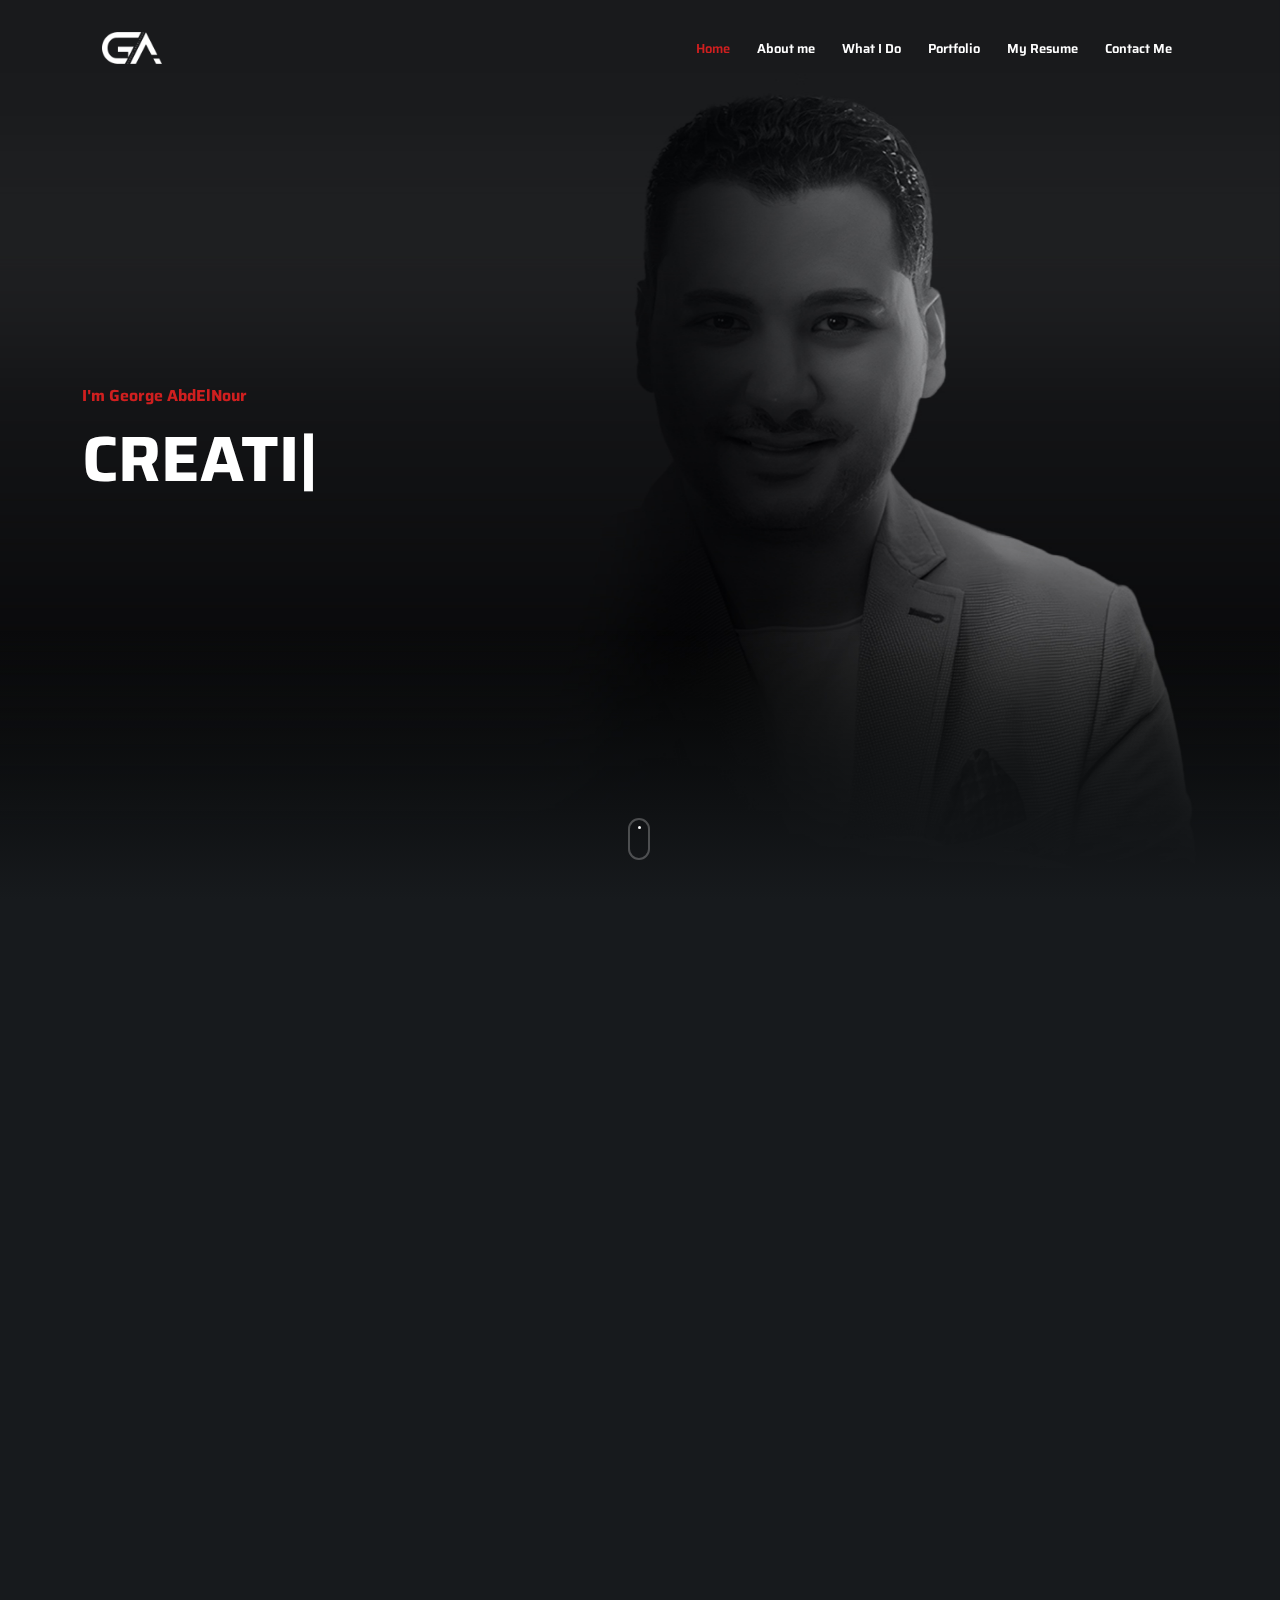
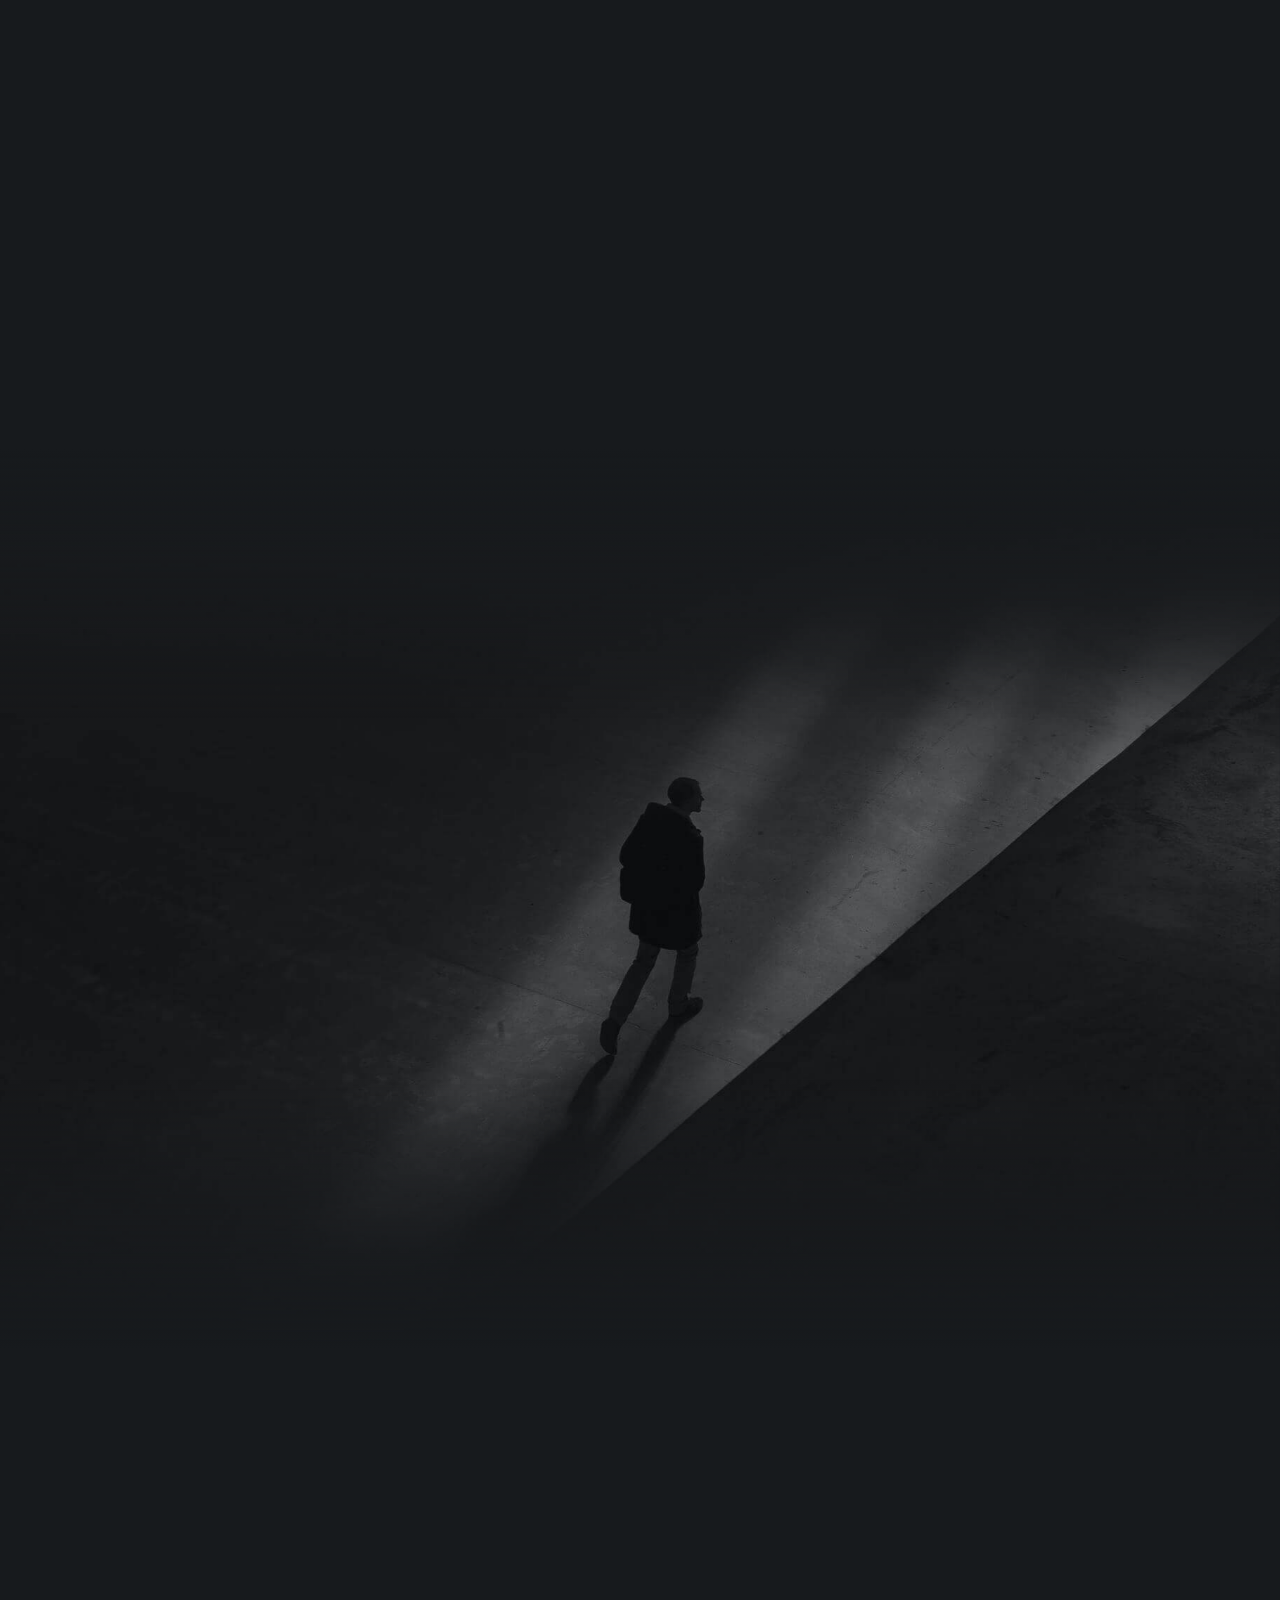
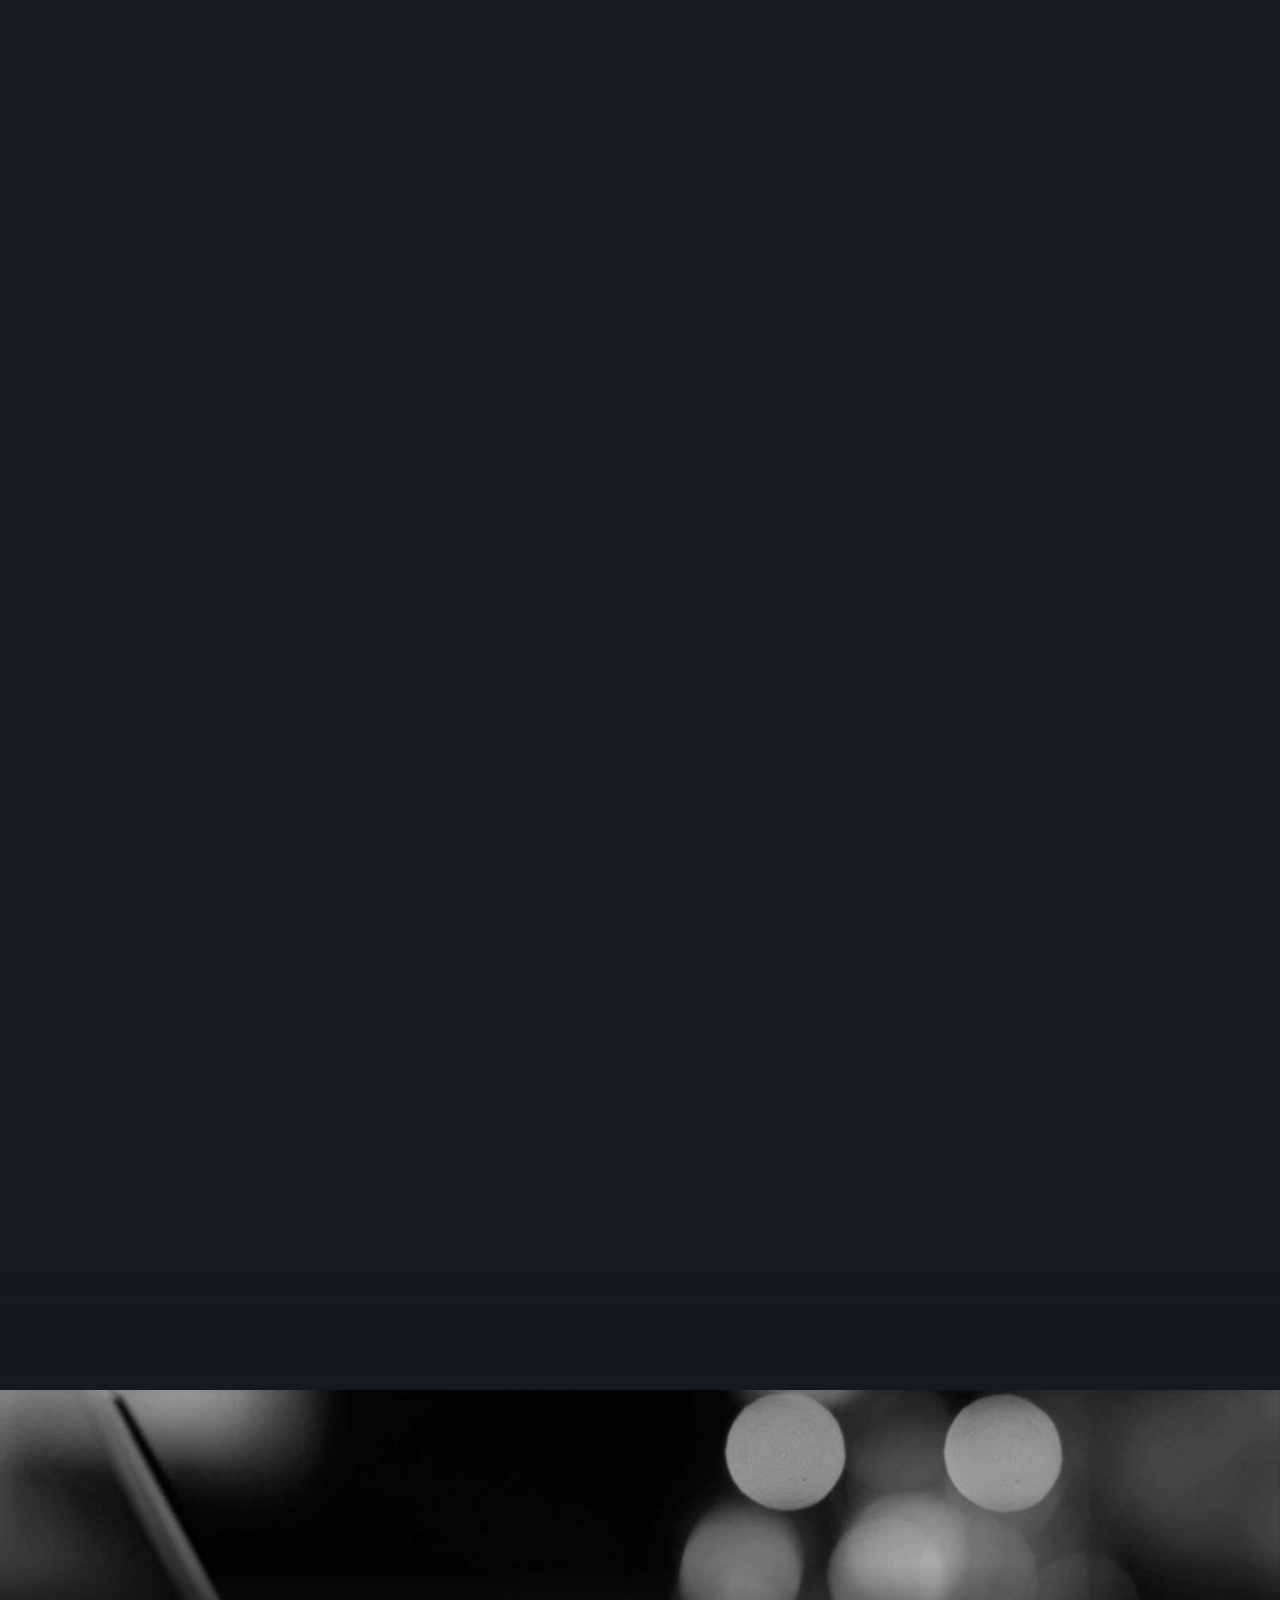
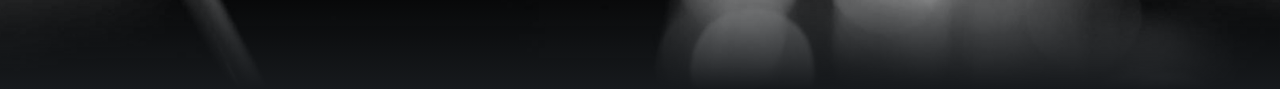
<file: index.html>
<!DOCTYPE html>
<html lang="zxx">

<head>
    <title>George - Personal Website</title>
    <link rel="icon" href="images/george/Logo.png" type="image/gif" sizes="16x16">
    <meta content="text/html;charset=utf-8" http-equiv="Content-Type">
    <meta content="width=device-width, initial-scale=1.0" name="viewport" />
    <meta content="Kyros - Personal Website" name="description" />
    <meta content="" name="keywords" />
    <meta content="" name="author" />
    <!-- CSS Files
    ================================================== -->
    <link href="css/bootstrap.min.css" rel="stylesheet" type="text/css" id="bootstrap" />
    <link href="css/plugins.css" rel="stylesheet" type="text/css" />
    <link href="css/style.css" rel="stylesheet" type="text/css" />
    <style>
        :root {
            --primary-color: #CF1F1F;
            --primary-color-rgb: 207, 31, 31;
        }
    </style>
    <link href="css/coloring.css" rel="stylesheet" type="text/css" />
</head>

<body class="onepage dark-scheme">
    <div id="wrapper">
        <!-- header begin -->
        <header class="transparent">
            <div class="container">
                <div class="row">
                    <div class="col-md-12">
                        <div class="de-flex sm-pt10">
                            <div class="de-flex-col">
                                <div class="de-flex-col">
                                    <!-- logo begin -->
                                    <div id="logo">
                                        <a href="index.html">
                                            <img alt="" class="logo" src="images/george/Wh Logo.png" width="100px" height="100px" />
                                            <img alt="" class="logo-2" src="images/george/Wh Logo.png" width="100px" height="100px"/>
                                        </a>
                                    </div>
                                    <!-- logo close -->
                                </div>
                            </div>
                            <div class="de-flex-col header-col-right">
                                <ul id="mainmenu">
                                    <li><a class="active" href="#top">Home<span></span></a></li>
                                    <li><a href="#section-about">About me<span></span></a></li>
                                    <li><a href="#section-services">What I Do<span></span></a></li>
                                    <li><a href="#section-portfolio">Portfolio<span></span></a></li>
                                    <li><a href="#section-resume">My Resume<span></span></a></li>
                                    <!-- <li><a href="#section-blog">Blog<span></span></a></li> -->
                                    <li><a href="#section-contact">Contact Me<span></span></a></li>
                                </ul>
                                <div class="menu_side_area">
                                    <span id="menu-btn"></span>
                                </div>
                            </div>
                        </div>
                    </div>
                </div>
            </div>
        </header>
        <!-- header close -->
        <!-- content begin -->
        <div class="no-bottom no-top" id="content">
            <div id="top"></div>

            <!-- page preloader begin -->
            <div id="preloader">
                <div class="preloader1"></div>
            </div>
            <!-- page preloader close -->
            
            <!-- float text begin -->
            <!-- <div class="float-text">
                <div class="de_social-icons">
                    <a href="#"><i class="fa fa-facebook fa-lg"></i></a>
                    <a href="#"><i class="fa fa-twitter fa-lg"></i></a>
                    <a href="#"><i class="fa fa-instagram fa-lg"></i></a>
                </div>
                <span>Follow Me</span>
            </div> -->
            <!-- float text close --> 

            <!-- load external content begin -->
            <div id="de_modal">
                <button class="button-close"></button>
                <div class="d-modal-loader"></div>
            </div>
             <!-- load external content close -->

            <section aria-label="section" class="jarallax no-top no-bottom text-light">
                <img src="images/george/George0021.jpg" class="jarallax-img" alt="">
                <div class="v-center">
                    <div class="container">
                        <div class="row align-items-center">
                            <div class="col-md-12">
                                <h6 class="wow fadeInUp" data-wow-delay=".4s"><span class="id-color">I'm George AbdElNour</span></h6>
                                <div class="spacer-10"></div>
                                <div class="h1_big text-white wow fadeInUp" data-wow-delay=".6s">
                                    <div class="typed-strings">
                                        <p>Creative</p>
                                        <p>Graphic</p>
                                        <p>Designer</p>
                                    </div>
                                    <div class="typed"></div>
                                </div>
                                <div class="spacer-20"></div>
                                <!-- <ul class="list_location wow fadeInUp" data-wow-delay=".8s">
                                    <li><span>France</span>Bodin, Chauveau</li>
                                    <li><span>USA</span>Louisiana, Bayerfurt</li>
                                    <li><span>German</span>Hamburg, Dortmund</li>
                                </ul> -->
                            </div>
                        </div>
                    </div>
                </div>
                <a href="#section-about" class="mouse-icon-click scroll-to wow fadeInUp" data-wow-delay=".8s">
                    <span class="mouse fadeScroll relative" data-scroll-speed="10">
                        <span class="scroll"></span>
                    </span>
                </a>
                <div class="de-gradient-edge-bottom"></div>
            </section>
            <section id="section-about">
                <div class="container relative">
                    <div class="row">
                        <div class="col-md-12 text-center wow fadeInUp">
                            <h2>About Me</h2>
                            <div class="space-border"></div>
                        </div>
                        <div class="col-md-8 offset-md-2 text-center wow fadeInUp">
                            <p class="text-lo">- I can Make color separation, Printing Montage, Mockups, T-shirts, Magazines, Books and Mobile Apps UI<br>
                                - Designs all Marketing Tools  
                                 ( Bussiness Cards, Posters, Brochures, Catalogues, Logos, Print Ads
                                Social Media Posts, FB Cover and  FB Posts)<br>
                                - Able to finalize designed files to make it ready for printing<br>
                                - Can Manages the quantities of the printed
                                Materials and More<br> 
                                -	Suggests the best for the marketing department<br>
                                -	Lead the creative team in the video production process, from initial setup
                                 to final product.<br> 
                                -	Record and remaster footage and audio as needed<br>
                                -	Collaborate with the creative team to brainstorm a successful direction
                                and strategy.<br>
                                -	Edit video footage according to an identified creative strategy and time restrict
                                </p>
                        </div>
                        <div class="spacer-single"></div>
                        <div class="col-lg-2 position-relative wow fadeIn" data-wow-delay=".2s">
                            <div class="position-relative">
                                <div class="progressbar" data-animate="false">
                                    <div class="circle" data-percent="90">
                                        <div></div>
                                    </div>
                                    <h4>Adobe Photoshop </h4>
                                </div>
                            </div>
                        </div>
                        <div class="col-lg-2 position-relative wow fadeIn" data-wow-delay=".4s">
                            <div class="position-relative">
                                <div class="progressbar" data-animate="false">
                                    <div class="circle" data-percent="85">
                                        <div></div>
                                    </div>
                                    <h4>Adobe Illustrator </h4>
                                </div>
                            </div>
                        </div>
                        <div class="col-lg-2 position-relative wow fadeIn" data-wow-delay=".6s">
                            <div class="position-relative">
                                <div class="progressbar" data-animate="false">
                                    <div class="circle" data-percent="80">
                                        <div></div>
                                    </div>
                                    <h4>Adobe Premiere</h4>
                                </div>
                            </div>
                        </div>
                        <div class="col-lg-2 position-relative wow fadeIn" data-wow-delay=".8s">
                            <div class="position-relative">
                                <div class="progressbar" data-animate="false">
                                    <div class="circle" data-percent="75">
                                        <div></div>
                                    </div>
                                    <h4 class="lol">Adobe After Effect </h4>
                                </div>
                            </div>
                        </div>
                        <div class="col-lg-2 position-relative wow fadeIn" data-wow-delay=".2s">
                            <div class="position-relative">
                                <div class="progressbar" data-animate="false">
                                    <div class="circle" data-percent="90">
                                        <div></div>
                                    </div>
                                    <h4>Adobe XD</h4>
                                </div>
                            </div>
                        </div>
                        <div class="col-lg-2 position-relative wow fadeIn" data-wow-delay=".4s">
                            <div class="position-relative">
                                <div class="progressbar" data-animate="false">
                                    <div class="circle" data-percent="85">
                                        <div></div>
                                    </div>
                                    <h4>Adobe InDesign</h4>
                                </div>
                            </div>
                        </div>
                        <div class="col-lg-2 position-relative wow fadeIn" data-wow-delay=".6s">
                            <div class="position-relative">
                                <div class="progressbar" data-animate="false">
                                    <div class="circle" data-percent="80">
                                        <div></div>
                                    </div>
                                    <h4 class="lol">Adobe Photoshop 3d Stager</h4>
                                </div>
                            </div>
                        </div>
                        <div class="col-lg-2 position-relative wow fadeIn" data-wow-delay=".2s">
                            <div class="position-relative">
                                <div class="progressbar" data-animate="false">
                                    <div class="circle" data-percent="90">
                                        <div></div>
                                    </div>
                                    <h4>Ms Office</h4>
                                </div>
                            </div>
                        </div>
                        <div class="col-lg-2 position-relative wow fadeIn" data-wow-delay=".4s">
                            <div class="position-relative">
                                <div class="progressbar" data-animate="false">
                                    <div class="circle" data-percent="85">
                                        <div></div>
                                    </div>
                                    <h4>Keynote</h4>
                                </div>
                            </div>
                        </div>
                        <div class="col-lg-2 position-relative wow fadeIn" data-wow-delay=".6s">
                            <div class="position-relative">
                                <div class="progressbar" data-animate="false">
                                    <div class="circle" data-percent="80">
                                        <div></div>
                                    </div>
                                    <h4>Mac System</h4>
                                </div>
                            </div>
                        </div>
                        <div class="col-lg-2 position-relative wow fadeIn" data-wow-delay=".8s">
                            <div class="position-relative">
                                <div class="progressbar" data-animate="false">
                                    <div class="circle" data-percent="75">
                                        <div></div>
                                    </div>
                                    <h4>Windows System </h4>
                                </div>
                            </div>
                        </div>
                        <div class="col-lg-2 position-relative wow fadeIn" data-wow-delay=".2s">
                            <div class="position-relative">
                                <div class="progressbar" data-animate="false">
                                    <div class="circle" data-percent="90">
                                        <div></div>
                                    </div>
                                    <h4>Artcut</h4>
                                </div>
                            </div>
                        </div>
                        
                    </div>
                </div>
            </section>
            <section id="section-my-quote" aria-label="section" class="jarallax no-top no-bottom">
                <div class="de-gradient-edge-top"></div>
                <img src="images/background/2.jpg" class="jarallax-img" alt="">
                <div class="v-center">
                    <div class="container">
                        <div class="row align-items-center">
                            <div class="col-md-10 offset-md-1">
                                <blockquote class="q-big wow fadeIn" data-wow-duration="3s">
                                    <i class="d-big icon_quotations"></i>
                                    Do more than is required. What is the distance between someone who achieves their goals consistently and those who spend their lives and careers merely following? The extra mile.
                                    <!-- <span class="d-quote-by">Kyros Noriaki</span> -->
                                </blockquote>
                                <div class="spacer-double"></div>
                            </div>
                        </div>
                    </div>
                </div>
                <div class="de-gradient-edge-bottom"></div>
            </section>
            <section id="section-services" class="no-bottom">
                <div class="container relative">
                    <div class="row">
                        <div class="col-md-12 text-center wow fadeInUp">
                            <h2>What I Do</h2>
                            <div class="space-border"></div>
                        </div>
                        <div class="spacer-single"></div>
                        <div class="row g-0">
                            <div class="col-lg-4 wow fadeIn" data-wow-delay=".2s">
                                <div class="de_3d-box">
                                    <div class="d-inner">
                                        <img class="what" src="images/george/logo-design.png" alt="">
                                        <div class="text">
                                            <h3>Logo Design</h3>
                                            
                                        </div>
                                    </div>
                                </div>
                            </div>
                            <div class="col-lg-4 wow fadeIn" data-wow-delay=".4s">
                                <div class="de_3d-box">
                                    <div class="d-inner">
                                        <img class="what" src="images/george/flyer.png" alt="">
                                        <div class="text">
                                            <h3>Printing Material</h3>
                                            
                                        </div>
                                    </div>
                                </div>
                            </div>
                            <div class="col-lg-4 wow fadeIn" data-wow-delay=".6s">
                                <div class="de_3d-box">
                                    <div class="d-inner">
                                        <img class="what" src="images/george/social-media.png" alt="">
                                        <div class="text">
                                            <h3>Social Media Kit</h3>
                                        </div>
                                    </div>
                                </div>
                            </div>
                        </div>
                        <div class="row g-0">
                            <div class="col-lg-4 wow fadeIn" data-wow-delay=".2s">
                                <div class="de_3d-box">
                                    <div class="d-inner">
                                        <img class="what" src="images/george/billboard.png" alt="">
                                        <div class="text">
                                            <h3>Outdoor ADs</h3>
                                        </div>
                                    </div>
                                </div>
                            </div>
                            <div class="col-lg-4 wow fadeIn" data-wow-delay=".4s">
                                <div class="de_3d-box">
                                    <div class="d-inner">
                                        <img class="whatif" src="images/george/ui-design.png" alt="">
                                        <div class="text whatiftext">
                                            <h3>Ui Mobile Applicationt</h3>
                                        </div>
                                    </div>
                                </div>
                            </div>
                            <div class="col-lg-4 wow fadeIn" data-wow-delay=".6s">
                                <div class="de_3d-box">
                                    <div class="d-inner">
                                        <img class="what" src="images/george/video-editor.png" alt="" width="">
                                        <div class="text">
                                            <h3>Video Editor</h3>
                                        </div>
                                    </div>
                                </div>
                            </div>
                        </div>
                    </div>
                </div>
            </section>
            <section id="section-portfolio" class="no-bottom">
                <div class="container relative">
                    <div class="row">
                        <div class="col-md-12 text-center wow fadeInUp">
                            <h2>Portfolio</h2>
                            <div class="space-border"></div>
                        </div>
                    </div>
                    <div id="gallery" class="row sequence">
                        <div class="col-md-4 item">
                            <div class="de_modal wow" data-url="single-project.html">
                                <div class="card-image-1 mod-c" data-tilt>
                                    <div class="d-text">
                                        <h3>Logos Design</h3>
                                        <h5 class="d-tag">website</h5>
                                    </div>
                                    <img src="images/gallery/1.jpg" class="img-fluid" alt="">
                                </div>
                            </div>
                        </div>
                        <div class="col-md-4 item">
                            <div class="de_modal wow" data-url="single-project-2.html">
                                <div class="card-image-1 mod-c" data-tilt>
                                    <div class="d-text">
                                        <h3>
                                            Printing Material
                                        </h3>
                                        <h5 class="d-tag">website</h5>
                                    </div>
                                    <img src="images/gallery/2.jpg" class="img-fluid" alt="">
                                </div>
                            </div>
                        </div>
                        <div class="col-md-4 item">
                            <div class="de_modal wow" data-url="single-project-3.html">
                                <div class="card-image-1 mod-c" data-tilt>
                                    <div class="d-text">
                                        <h3>Social Media Kit</h3>
                                        <h5 class="d-tag">website</h5>
                                    </div>
                                    <img src="images/gallery/3.jpg" class="img-fluid" alt="">
                                </div>
                            </div>
                        </div>
                        <div class="col-md-4 item">
                            <div class="de_modal wow" data-url="single-project.html">
                                <div class="card-image-1 mod-c" data-tilt>
                                    <div class="d-text">
                                        <h3>Outdoor Ads</h3>
                                        <h5 class="d-tag">website</h5>
                                    </div>
                                    <img src="images/gallery/4.jpg" class="img-fluid" alt="">
                                </div>
                            </div>
                        </div>
                        <div class="col-md-4 item">
                            <div class="de_modal wow" data-url="single-project.html">
                                <div class="card-image-1 mod-c" data-tilt>
                                    <div class="d-text">
                                        <h3>
                                            UI/Ux Mobile Application
                                        </h3>
                                        <h5 class="d-tag">website</h5>
                                    </div>
                                    <img src="images/gallery/5.jpg" class="img-fluid" alt="">
                                </div>
                            </div>
                        </div>
                        <div class="col-md-4 item">
                            <div class="de_modal wow" data-url="single-project.html">
                                <div class="card-image-1 mod-c" data-tilt>
                                    <div class="d-text">
                                        <h3>Vedio Editor</h3>
                                        <h5 class="d-tag">website</h5>
                                    </div>
                                    <img src="images/gallery/6.jpg" class="img-fluid" alt="">
                                </div>
                            </div>
                        </div>
                    </div>
                </div>
            </section>
            <section id="section-resume">
                <div class="container relative">
                    <div class="row">
                        <div class="col-md-12 text-center wow fadeInUp">
                            <h2>My Resume</h2>
                            <div class="space-border"></div>
                        </div>
                    </div>
                    <div class="row gh-5">
                        <div class="col-lg-6 wow fadeInUp">
                            <div class="p-4">
                                <h3 class="s_border">Experiences</h3>
                                <ul class="d_timeline">
                                    <li class="d_timeline-item">
                                        <h3 class="d_timeline-title">2013 
                                            May to July 2015
                                            </h3>
                                        <p class="d_timeline-text"><span class="d_title">Creative Graphic Designer</span><span class="d_company">Led House Egypt</span></p>
                                    </li>
                                    <li class="d_timeline-item">
                                        <h3 class="d_timeline-title">2015
                                            August to February 2016</h3>
                                        <p class="d_timeline-text"><span class="d_title">Creative Graphic Designer
                                            </span><span class="d_company">Tv Programme ( Dody Show ) at Mazzika and El Nahar Channel</span></p>
                                    </li>
                                    <li class="d_timeline-item">
                                        <h3 class="d_timeline-title">2016 
                                            February to May 2021
                                            </h3>
                                        <p class="d_timeline-text"><span class="d_title">Sr.Creative Graphic Designer</span><span class="d_company">Media Gate Studios</span></p>
                                    </li>
                                    <li class="d_timeline-item">
                                        <h3 class="d_timeline-title">2021
                                            July to Present 
                                            
                                            </h3>
                                        <p class="d_timeline-text"><span class="d_title">Sr.Creative Graphic Designer</span><span class="d_company">Smart Gym </span></p>
                                    </li>
                                    <li class="d_timeline-item">
                                        <h3 class="d_timeline-title">2022 
                                            January To Present
                                            
                                            </h3>
                                        <p class="d_timeline-text"><span class="d_title">Sr.Creative Graphic Designer ( Part Time )</span><span class="d_company">LaVie Dental Center – Dr.Andrew Wagdy</span></p>
                                    </li>
                                    <li class="d_timeline-item">
                                        <h3 class="d_timeline-title">2022
                                            March to Present 
                                            
                                            </h3>
                                        <p class="d_timeline-text"><span class="d_title">Sr.Creative Graphic Designer ( Part Time )</span><span class="d_company">WhereApp – Transportation Application</span></p>
                                    </li>
                                </ul>
                            </div>
                        </div>
                        <div class="col-lg-6 wow fadeInUp">
                            <div class="p-4">
                                <h3 class="s_border">Education</h3>
                                <ul class="d_timeline">
                                    <li class="d_timeline-item">
                                        <h3 class="d_timeline-title">2012 </h3>
                                        <p class="d_timeline-text"><span class="d_title">Commerce and Business Management </span><span class="d_company">Helwan University</span>
                                            Overall Degree : Good High
                                            </p>
                                    </li>
                                    <li class="d_timeline-item">
                                        <h3 class="d_timeline-title">2014</h3>
                                        <p class="d_timeline-text"><span class="d_title">Diploma in Graphic Design</span><span class="d_company">Faculty of Fine Arts - Helwan University</span>Overall Degree : Good High</p>
                                    </li>
                                </ul>
                            </div>
                        </div>
                    </div>
                </div>
            </section>
            <section id="section-fun-facts" aria-label="section" class="jarallax">
                <div class="de-gradient-edge-top"></div>
                <!-- <img src="images/background/3.jpg" class="jarallax-img" alt=""> -->
                <div class="container">
                        <div class="row">
                            <div class="col-md-4 wow fadeIn" data-wow-delay=".25s">
                                <div class="de_count text-center">
                                    <h3 class="timer" data-to="2789" data-speed="2500">0</h3>
                                    <span>Projects Done</span>
                                </div>
                            </div>

                            <div class="col-md-4 wow fadeIn" data-wow-delay=".5s">
                                <div class="de_count text-center">
                                    <h3 class="timer" data-to="2670" data-speed="2500">0</h3>
                                    <span>Happy Client</span>
                                </div>
                            </div>

                            <div class="col-md-4 wow fadeIn" data-wow-delay=".75s">
                                <div class="de_count text-center">
                                    <h3 class="timer" data-to="1678" data-speed="2500">0</h3>
                                    <span>Awards Won</span>
                                </div>
                            </div>
                        </div>
                    </div>
                <div class="de-gradient-edge-bottom"></div>
            </section>
            <!-- <section id="section-blog" class="no-bottom">
                <div class="container relative">
                    <div class="row">
                        <div class="col-md-12 text-center wow fadeInUp">
                            <h2>Recent Blog</h2>
                            <div class="space-border"></div>
                        </div>
                    </div>
                    <div id="carousel-blog" class="owl-carousel wow fadeInUp">
                        <div class="bloglist item">
                            <div class="post-content">
                                <div class="post-image">
                                    <div class="de_modal" data-url="single-blog.html"><img alt="" src="images/blog/1.jpg" class="lazy grayscale"></div>
                                </div>
                                <div class="post-text">
                                    <h4 class="de_modal" data-url="single-blog.html">How to Make Better User Interface</h4>
                                    <p>Dolore officia sint incididunt non excepteur ea mollit commodo ut enim reprehenderit cupidatat labore ad laborum consectetur consequat...</p>
                                </div>
                            </div>
                        </div>
                        <div class="bloglist item">
                            <div class="post-content">
                                <div class="post-image">
                                    <div class="de_modal" data-url="single-blog.html"><img alt="" src="images/blog/2.jpg" class="lazy grayscale"></div>
                                </div>
                                <div class="post-text">
                                    <h4 class="de_modal" data-url="single-blog.html">10 Web Design Tips From Experts</h4>
                                    <p>Dolore officia sint incididunt non excepteur ea mollit commodo ut enim reprehenderit cupidatat labore ad laborum consectetur consequat...</p>
                                </div>
                            </div>
                        </div>
                        <div class="bloglist item">
                            <div class="post-content">
                                <div class="post-image">
                                    <div class="de_modal" data-url="single-blog.html"><img alt="" src="images/blog/3.jpg" class="lazy grayscale"></div>
                                </div>
                                <div class="post-text">
                                    <h4 class="de_modal" data-url="single-blog.html">The Importance of Web Design</h4>
                                    <p>Dolore officia sint incididunt non excepteur ea mollit commodo ut enim reprehenderit cupidatat labore ad laborum consectetur consequat...</p>
                                </div>
                            </div>
                        </div>
                        <div class="bloglist item">
                            <div class="post-content">
                                <div class="post-image">
                                    <div class="de_modal" data-url="single-blog.html"><img alt="" src="images/blog/4.jpg" class="lazy grayscale"></div>
                                </div>
                                <div class="post-text">
                                    <h4 class="de_modal" data-url="single-blog.html">10 Web Design Tips From Experts</h4>
                                    <p>Dolore officia sint incididunt non excepteur ea mollit commodo ut enim reprehenderit cupidatat labore ad laborum consectetur consequat...</p>
                                </div>
                            </div>
                        </div>
                        <div class="bloglist item">
                            <div class="post-content">
                                <div class="post-image">
                                    <div class="de_modal" data-url="single-blog.html"><img alt="" src="images/blog/5.jpg" class="lazy grayscale"></div>
                                </div>
                                <div class="post-text">
                                    <h4 class="de_modal" data-url="single-blog.html">The Importance of Web Design</h4>
                                    <p>Dolore officia sint incididunt non excepteur ea mollit commodo ut enim reprehenderit cupidatat labore ad laborum consectetur consequat...</p>
                                </div>
                            </div>
                        </div>
                        <div class="bloglist item">
                            <div class="post-content">
                                <div class="post-image">
                                    <div class="de_modal" data-url="single-blog.html"><img alt="" src="images/blog/6.jpg" class="lazy grayscale"></div>
                                </div>
                                <div class="post-text">
                                    <h4 class="de_modal" data-url="single-blog.html">Tips for Healthy Teeth<span></span></h4>
                                    <p>Dolore officia sint incididunt non excepteur ea mollit commodo ut enim reprehenderit cupidatat labore ad laborum consectetur consequat...</p>
                                </div>
                            </div>
                        </div>
                    </div>
                </div>
            </section> -->
            <section id="section-contact" class="jarallax">
                <div class="de-gradient-edge-top"></div>
                <img src="images/george/George-01.jpg" class="jarallax-img" alt="">
                <div class="container z-index-1000">
                    <div class="row">
                        <div class="col-md-12 text-center wow fadeInUp">
                            <h2>Contact Me</h2>
                            <div class="space-border"></div>
                        </div>
                        <div class="col-lg-8 offset-lg-2 wow fadeInUp">
                            
                            <div class="spacer-double"></div>
                            <div class="row text-center wow fadeInUp">
                                <div class="col-md-4">
                                    <div class="wm-1"></div>
                                    <h6>Email Me</h6>
                                    <p>George.faheem90@gmail.com</p>
                                </div>
                                <div class="col-md-4">
                                    <div class="wm-1"></div>
                                    <h6>Call Me</h6>
                                    <p>
                                        +201277503400
                                        </p>
                                </div>
                                <div class="col-md-4">
                                    <div class="wm-1"></div>
                                    <h6>Address</h6>
                                    <p>Cairo,Egypt</p>
                                </div>
                            </div>
                        </div>
                    </div>
                </div>
                <div class="de-gradient-edge-bottom"></div>
            </section>
        </div>
        <!-- content close -->
        <a href="#" id="back-to-top"></a>
        <!-- footer begin -->
        <!-- <footer>
            <div class="container">
                <div class="row">
                    <div class="col-md-6">
                        <a href="index.html">
                            <span class="copy">&copy; Copyright 2022 - Kyros by Designesia</span>
                        </a>
                    </div>
                    <div class="col-md-6">
                        <div class="social-icons">
                            <a href="#"><i class="fa fa-facebook fa-lg"></i></a>
                            <a href="#"><i class="fa fa-twitter fa-lg"></i></a>
                            <a href="#"><i class="fa fa-linkedin fa-lg"></i></a>
                            <a href="#"><i class="fa fa-pinterest fa-lg"></i></a>
                            <a href="#"><i class="fa fa-rss fa-lg"></i></a>
                        </div>
                    </div>
                </div>
            </div>
        </footer> -->
        <!-- footer close -->
    </div>
    <!-- Javascript Files
    ================================================== -->
    <script src="js/plugins.js"></script>
    <script src="js/designesia.js"></script>
    <script src='https://www.google.com/recaptcha/api.js' async defer></script>
    <script src="form.js"></script>
    <script>
    jQuery(function($) {
        $('.g-recaptcha').attr('data-theme', 'dark');
    });
    </script>
    <script>
    jQuery(document).ready(function() {
        $(function() {
            // jquery typed plugin
            $(".typed").typed({
                stringsElement: $('.typed-strings'),
                typeSpeed: 100,
                backDelay: 500,
                loop: true,
                contentType: 'html', // or text
                // defaults to false for infinite loop
                loopCount: false,
                callback: function() { null; },
                resetCallback: function() { newTyped(); }
            });
        });
    });
    </script>
</body>

</html>
</file>
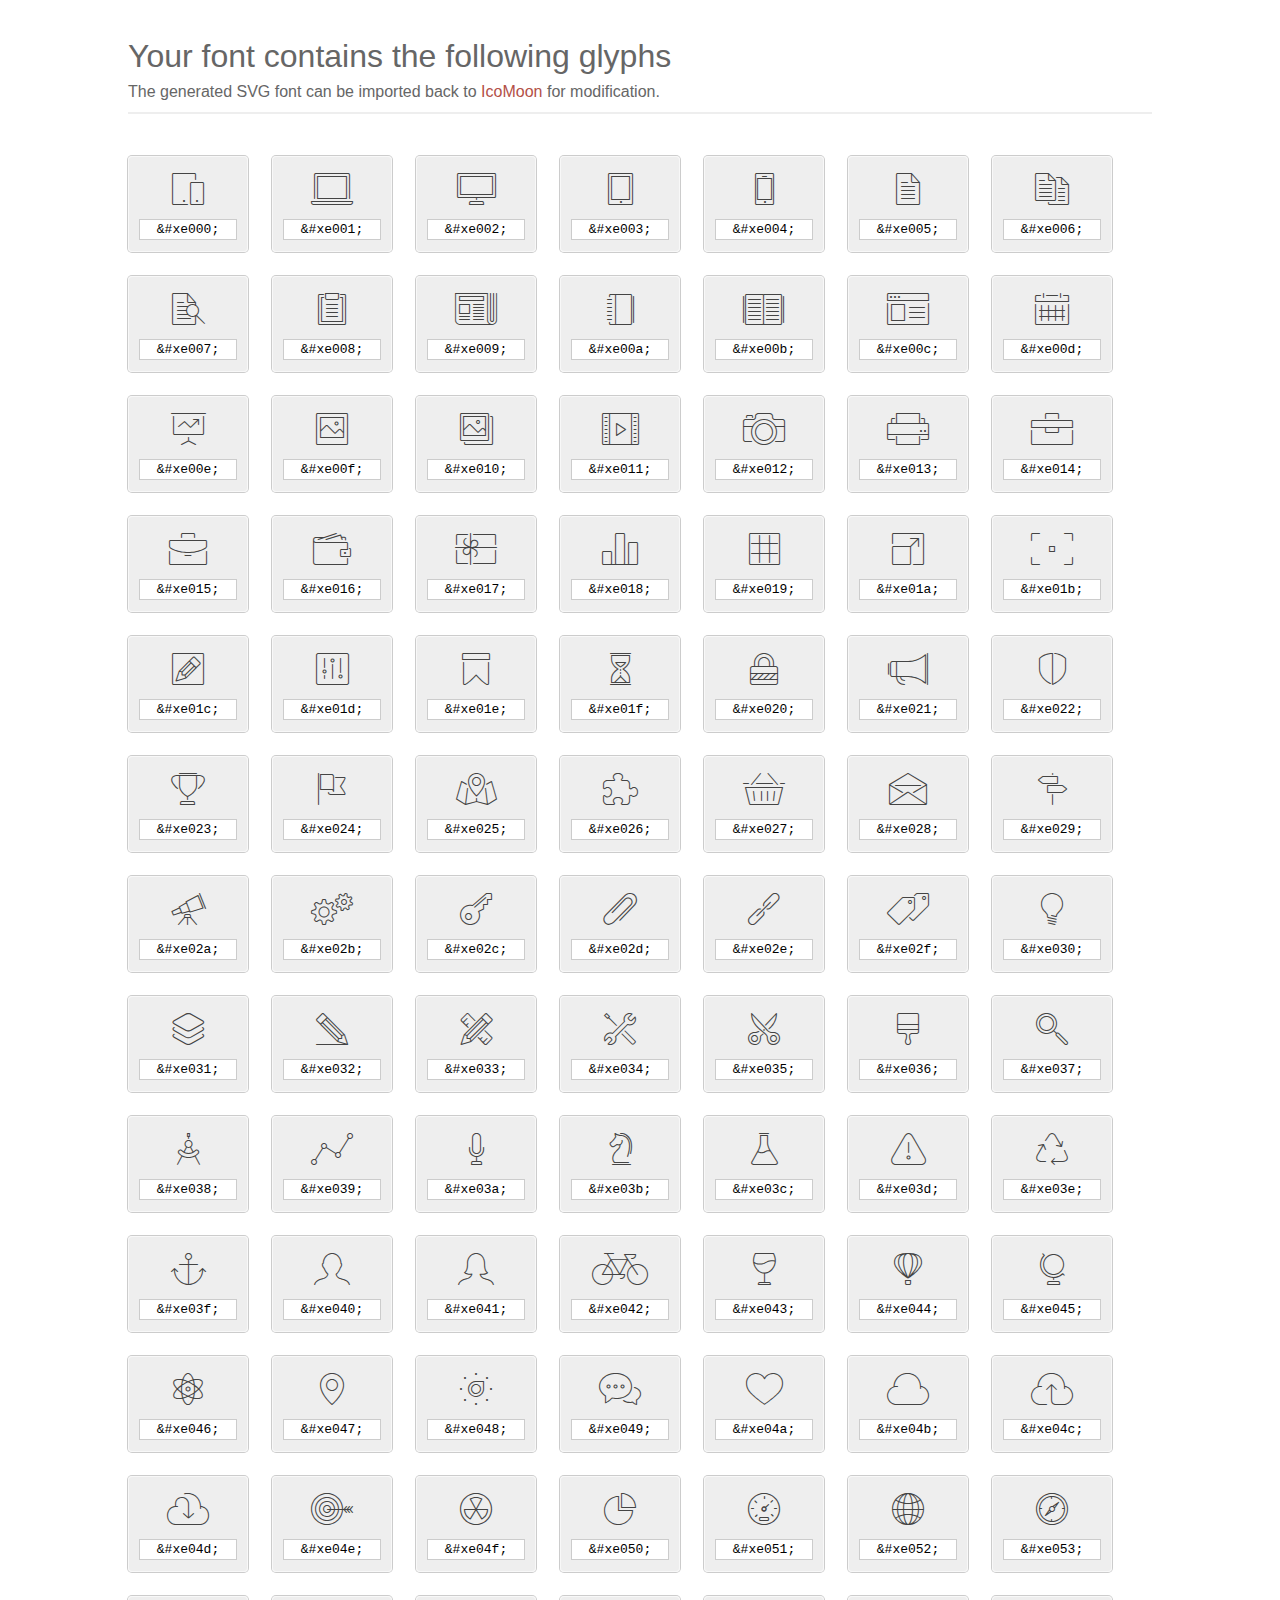
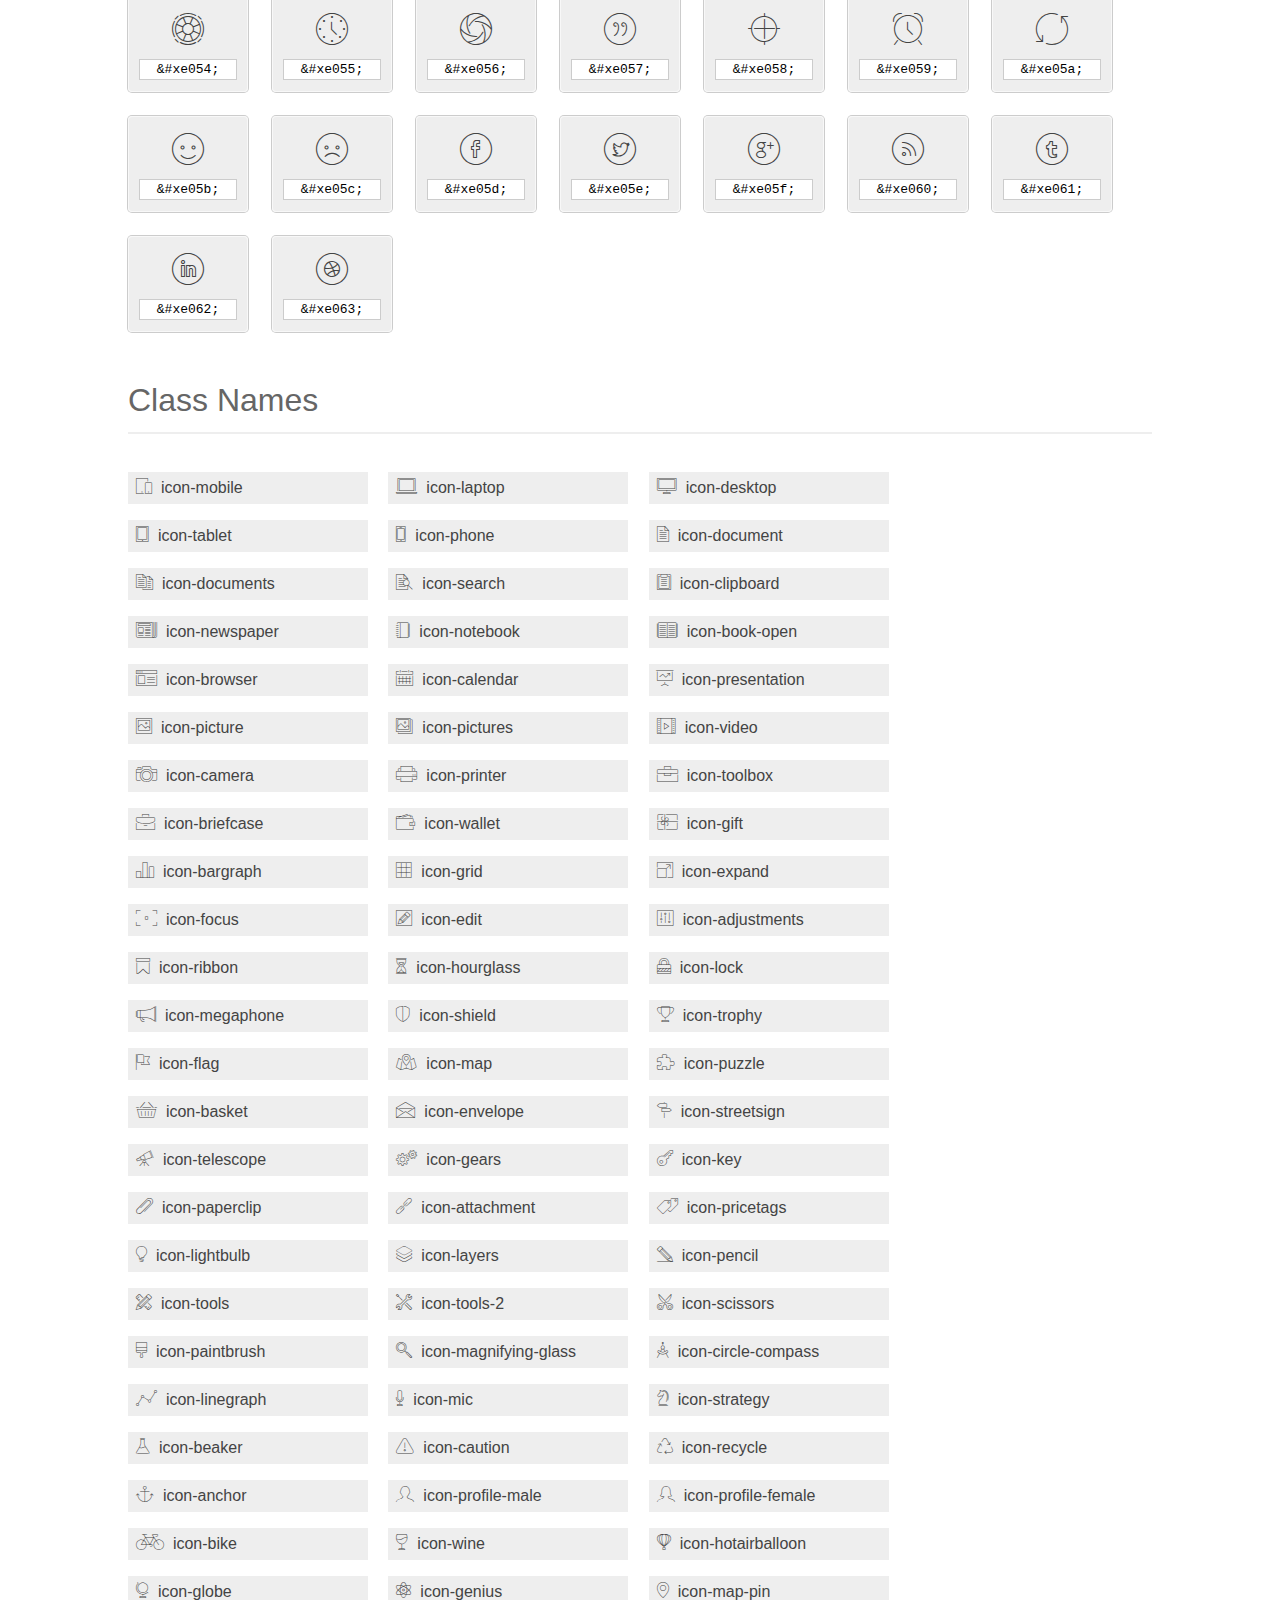
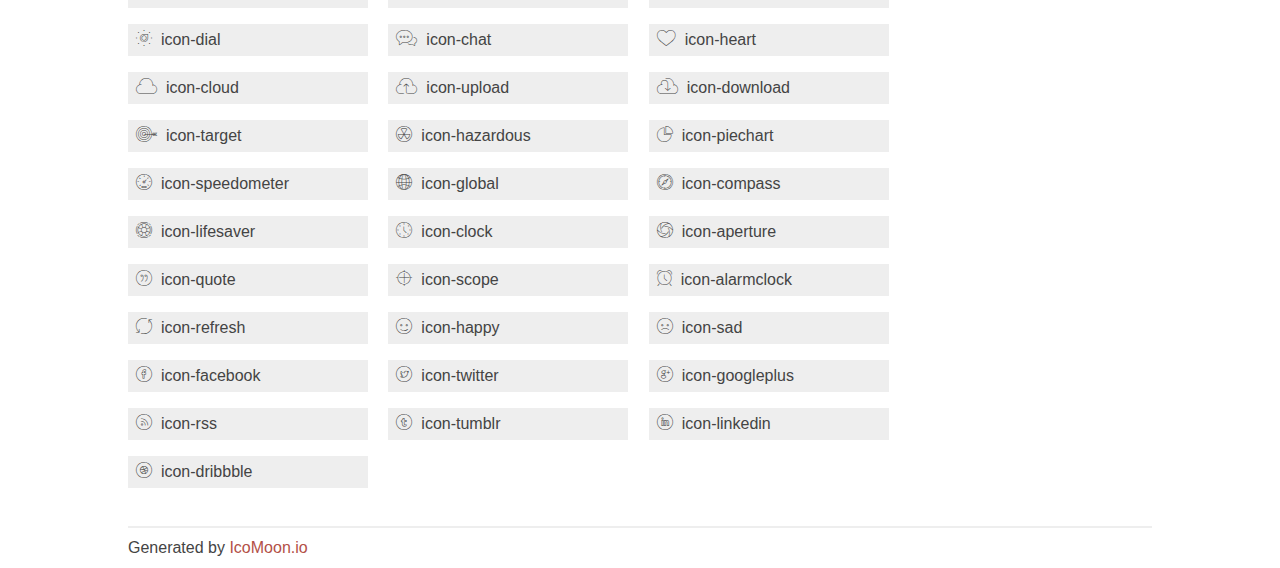
<file: fonts/et-line-font/index.html>
<!doctype html>
<html>
<head>
<title>Your Font/Glyphs</title>
<link rel="stylesheet" href="style.css" />
<!--[if lte IE 7]><script src="lte-ie7.js"></script><![endif]-->
<style>
	section, header, footer {display: block;}
	body {
		font-family: sans-serif;
		color: #444;
		line-height: 1.5;
		font-size: 1em;
	}
	* {
		-moz-box-sizing: border-box;
		-webkit-box-sizing: border-box;
		box-sizing: border-box;
		margin: 0;
		padding: 0;
	}
	.glyph {
		font-size: 16px;
		float: left;
		text-align: center;
		background: #eee;
		padding: .75em;
		margin: .75em 1.5em .75em 0;
		width: 7.5em;
		border-radius: .25em;
		box-shadow: inset 0 0 0 1px #f8f8f8, 0 0 0 1px #CCC;
	}
	.glyph input {
		font-family: consolas, monospace;
		font-size: 13px;
		width: 100%;
		text-align: center;
		border: 0;
		box-shadow: 0 0 0 1px #ccc;
		padding: .125em;
	}
	.w-main {
		width: 80%;
	}
	.centered {
		margin-left: auto;
		margin-right: auto;
	}
	.fs1 {
		font-size: 2em;
	}
	header {
		margin: 2em 0;
		padding-bottom: .5em;
		color: #666;
		box-shadow: 0 2px #eee;
	}
	header h1 {
		font-size: 2em;
		font-weight: normal;
	}
	.clearfix:before, .clearfix:after { content: ""; display: table; }
	.clearfix:after, .clear { clear: both; }
	footer {
		margin-top: 2em;
		padding: .5em 0;
		box-shadow: 0 -2px #eee;
	}
	a, a:visited {
		color: #B35047;
		text-decoration: none;
	}
	a:hover, a:focus {color: #000;}
	.box1 {
		font-size: 16px;
		display: inline-block;
		width: 15em;
		padding: .25em .5em;
		background: #eee;
		margin: .5em 1em .5em 0;
	}
</style>
</head>
<body>
	<div class="w-main centered">
	<section class="mtm clearfix" id="glyphs">
	<header>
		<h1>Your font contains the following glyphs</h1>
		<p>The generated SVG font can be imported back to <a href="http://icomoon.io/app">IcoMoon</a> for modification.</p>
	</header>
	<div class="glyph">
		<div class="fs1" aria-hidden="true" data-icon="&#xe000;"></div>
		<input type="text" readonly="readonly" value="&amp;#xe000;" />
	</div>
	<div class="glyph">
		<div class="fs1" aria-hidden="true" data-icon="&#xe001;"></div>
		<input type="text" readonly="readonly" value="&amp;#xe001;" />
	</div>
	<div class="glyph">
		<div class="fs1" aria-hidden="true" data-icon="&#xe002;"></div>
		<input type="text" readonly="readonly" value="&amp;#xe002;" />
	</div>
	<div class="glyph">
		<div class="fs1" aria-hidden="true" data-icon="&#xe003;"></div>
		<input type="text" readonly="readonly" value="&amp;#xe003;" />
	</div>
	<div class="glyph">
		<div class="fs1" aria-hidden="true" data-icon="&#xe004;"></div>
		<input type="text" readonly="readonly" value="&amp;#xe004;" />
	</div>
	<div class="glyph">
		<div class="fs1" aria-hidden="true" data-icon="&#xe005;"></div>
		<input type="text" readonly="readonly" value="&amp;#xe005;" />
	</div>
	<div class="glyph">
		<div class="fs1" aria-hidden="true" data-icon="&#xe006;"></div>
		<input type="text" readonly="readonly" value="&amp;#xe006;" />
	</div>
	<div class="glyph">
		<div class="fs1" aria-hidden="true" data-icon="&#xe007;"></div>
		<input type="text" readonly="readonly" value="&amp;#xe007;" />
	</div>
	<div class="glyph">
		<div class="fs1" aria-hidden="true" data-icon="&#xe008;"></div>
		<input type="text" readonly="readonly" value="&amp;#xe008;" />
	</div>
	<div class="glyph">
		<div class="fs1" aria-hidden="true" data-icon="&#xe009;"></div>
		<input type="text" readonly="readonly" value="&amp;#xe009;" />
	</div>
	<div class="glyph">
		<div class="fs1" aria-hidden="true" data-icon="&#xe00a;"></div>
		<input type="text" readonly="readonly" value="&amp;#xe00a;" />
	</div>
	<div class="glyph">
		<div class="fs1" aria-hidden="true" data-icon="&#xe00b;"></div>
		<input type="text" readonly="readonly" value="&amp;#xe00b;" />
	</div>
	<div class="glyph">
		<div class="fs1" aria-hidden="true" data-icon="&#xe00c;"></div>
		<input type="text" readonly="readonly" value="&amp;#xe00c;" />
	</div>
	<div class="glyph">
		<div class="fs1" aria-hidden="true" data-icon="&#xe00d;"></div>
		<input type="text" readonly="readonly" value="&amp;#xe00d;" />
	</div>
	<div class="glyph">
		<div class="fs1" aria-hidden="true" data-icon="&#xe00e;"></div>
		<input type="text" readonly="readonly" value="&amp;#xe00e;" />
	</div>
	<div class="glyph">
		<div class="fs1" aria-hidden="true" data-icon="&#xe00f;"></div>
		<input type="text" readonly="readonly" value="&amp;#xe00f;" />
	</div>
	<div class="glyph">
		<div class="fs1" aria-hidden="true" data-icon="&#xe010;"></div>
		<input type="text" readonly="readonly" value="&amp;#xe010;" />
	</div>
	<div class="glyph">
		<div class="fs1" aria-hidden="true" data-icon="&#xe011;"></div>
		<input type="text" readonly="readonly" value="&amp;#xe011;" />
	</div>
	<div class="glyph">
		<div class="fs1" aria-hidden="true" data-icon="&#xe012;"></div>
		<input type="text" readonly="readonly" value="&amp;#xe012;" />
	</div>
	<div class="glyph">
		<div class="fs1" aria-hidden="true" data-icon="&#xe013;"></div>
		<input type="text" readonly="readonly" value="&amp;#xe013;" />
	</div>
	<div class="glyph">
		<div class="fs1" aria-hidden="true" data-icon="&#xe014;"></div>
		<input type="text" readonly="readonly" value="&amp;#xe014;" />
	</div>
	<div class="glyph">
		<div class="fs1" aria-hidden="true" data-icon="&#xe015;"></div>
		<input type="text" readonly="readonly" value="&amp;#xe015;" />
	</div>
	<div class="glyph">
		<div class="fs1" aria-hidden="true" data-icon="&#xe016;"></div>
		<input type="text" readonly="readonly" value="&amp;#xe016;" />
	</div>
	<div class="glyph">
		<div class="fs1" aria-hidden="true" data-icon="&#xe017;"></div>
		<input type="text" readonly="readonly" value="&amp;#xe017;" />
	</div>
	<div class="glyph">
		<div class="fs1" aria-hidden="true" data-icon="&#xe018;"></div>
		<input type="text" readonly="readonly" value="&amp;#xe018;" />
	</div>
	<div class="glyph">
		<div class="fs1" aria-hidden="true" data-icon="&#xe019;"></div>
		<input type="text" readonly="readonly" value="&amp;#xe019;" />
	</div>
	<div class="glyph">
		<div class="fs1" aria-hidden="true" data-icon="&#xe01a;"></div>
		<input type="text" readonly="readonly" value="&amp;#xe01a;" />
	</div>
	<div class="glyph">
		<div class="fs1" aria-hidden="true" data-icon="&#xe01b;"></div>
		<input type="text" readonly="readonly" value="&amp;#xe01b;" />
	</div>
	<div class="glyph">
		<div class="fs1" aria-hidden="true" data-icon="&#xe01c;"></div>
		<input type="text" readonly="readonly" value="&amp;#xe01c;" />
	</div>
	<div class="glyph">
		<div class="fs1" aria-hidden="true" data-icon="&#xe01d;"></div>
		<input type="text" readonly="readonly" value="&amp;#xe01d;" />
	</div>
	<div class="glyph">
		<div class="fs1" aria-hidden="true" data-icon="&#xe01e;"></div>
		<input type="text" readonly="readonly" value="&amp;#xe01e;" />
	</div>
	<div class="glyph">
		<div class="fs1" aria-hidden="true" data-icon="&#xe01f;"></div>
		<input type="text" readonly="readonly" value="&amp;#xe01f;" />
	</div>
	<div class="glyph">
		<div class="fs1" aria-hidden="true" data-icon="&#xe020;"></div>
		<input type="text" readonly="readonly" value="&amp;#xe020;" />
	</div>
	<div class="glyph">
		<div class="fs1" aria-hidden="true" data-icon="&#xe021;"></div>
		<input type="text" readonly="readonly" value="&amp;#xe021;" />
	</div>
	<div class="glyph">
		<div class="fs1" aria-hidden="true" data-icon="&#xe022;"></div>
		<input type="text" readonly="readonly" value="&amp;#xe022;" />
	</div>
	<div class="glyph">
		<div class="fs1" aria-hidden="true" data-icon="&#xe023;"></div>
		<input type="text" readonly="readonly" value="&amp;#xe023;" />
	</div>
	<div class="glyph">
		<div class="fs1" aria-hidden="true" data-icon="&#xe024;"></div>
		<input type="text" readonly="readonly" value="&amp;#xe024;" />
	</div>
	<div class="glyph">
		<div class="fs1" aria-hidden="true" data-icon="&#xe025;"></div>
		<input type="text" readonly="readonly" value="&amp;#xe025;" />
	</div>
	<div class="glyph">
		<div class="fs1" aria-hidden="true" data-icon="&#xe026;"></div>
		<input type="text" readonly="readonly" value="&amp;#xe026;" />
	</div>
	<div class="glyph">
		<div class="fs1" aria-hidden="true" data-icon="&#xe027;"></div>
		<input type="text" readonly="readonly" value="&amp;#xe027;" />
	</div>
	<div class="glyph">
		<div class="fs1" aria-hidden="true" data-icon="&#xe028;"></div>
		<input type="text" readonly="readonly" value="&amp;#xe028;" />
	</div>
	<div class="glyph">
		<div class="fs1" aria-hidden="true" data-icon="&#xe029;"></div>
		<input type="text" readonly="readonly" value="&amp;#xe029;" />
	</div>
	<div class="glyph">
		<div class="fs1" aria-hidden="true" data-icon="&#xe02a;"></div>
		<input type="text" readonly="readonly" value="&amp;#xe02a;" />
	</div>
	<div class="glyph">
		<div class="fs1" aria-hidden="true" data-icon="&#xe02b;"></div>
		<input type="text" readonly="readonly" value="&amp;#xe02b;" />
	</div>
	<div class="glyph">
		<div class="fs1" aria-hidden="true" data-icon="&#xe02c;"></div>
		<input type="text" readonly="readonly" value="&amp;#xe02c;" />
	</div>
	<div class="glyph">
		<div class="fs1" aria-hidden="true" data-icon="&#xe02d;"></div>
		<input type="text" readonly="readonly" value="&amp;#xe02d;" />
	</div>
	<div class="glyph">
		<div class="fs1" aria-hidden="true" data-icon="&#xe02e;"></div>
		<input type="text" readonly="readonly" value="&amp;#xe02e;" />
	</div>
	<div class="glyph">
		<div class="fs1" aria-hidden="true" data-icon="&#xe02f;"></div>
		<input type="text" readonly="readonly" value="&amp;#xe02f;" />
	</div>
	<div class="glyph">
		<div class="fs1" aria-hidden="true" data-icon="&#xe030;"></div>
		<input type="text" readonly="readonly" value="&amp;#xe030;" />
	</div>
	<div class="glyph">
		<div class="fs1" aria-hidden="true" data-icon="&#xe031;"></div>
		<input type="text" readonly="readonly" value="&amp;#xe031;" />
	</div>
	<div class="glyph">
		<div class="fs1" aria-hidden="true" data-icon="&#xe032;"></div>
		<input type="text" readonly="readonly" value="&amp;#xe032;" />
	</div>
	<div class="glyph">
		<div class="fs1" aria-hidden="true" data-icon="&#xe033;"></div>
		<input type="text" readonly="readonly" value="&amp;#xe033;" />
	</div>
	<div class="glyph">
		<div class="fs1" aria-hidden="true" data-icon="&#xe034;"></div>
		<input type="text" readonly="readonly" value="&amp;#xe034;" />
	</div>
	<div class="glyph">
		<div class="fs1" aria-hidden="true" data-icon="&#xe035;"></div>
		<input type="text" readonly="readonly" value="&amp;#xe035;" />
	</div>
	<div class="glyph">
		<div class="fs1" aria-hidden="true" data-icon="&#xe036;"></div>
		<input type="text" readonly="readonly" value="&amp;#xe036;" />
	</div>
	<div class="glyph">
		<div class="fs1" aria-hidden="true" data-icon="&#xe037;"></div>
		<input type="text" readonly="readonly" value="&amp;#xe037;" />
	</div>
	<div class="glyph">
		<div class="fs1" aria-hidden="true" data-icon="&#xe038;"></div>
		<input type="text" readonly="readonly" value="&amp;#xe038;" />
	</div>
	<div class="glyph">
		<div class="fs1" aria-hidden="true" data-icon="&#xe039;"></div>
		<input type="text" readonly="readonly" value="&amp;#xe039;" />
	</div>
	<div class="glyph">
		<div class="fs1" aria-hidden="true" data-icon="&#xe03a;"></div>
		<input type="text" readonly="readonly" value="&amp;#xe03a;" />
	</div>
	<div class="glyph">
		<div class="fs1" aria-hidden="true" data-icon="&#xe03b;"></div>
		<input type="text" readonly="readonly" value="&amp;#xe03b;" />
	</div>
	<div class="glyph">
		<div class="fs1" aria-hidden="true" data-icon="&#xe03c;"></div>
		<input type="text" readonly="readonly" value="&amp;#xe03c;" />
	</div>
	<div class="glyph">
		<div class="fs1" aria-hidden="true" data-icon="&#xe03d;"></div>
		<input type="text" readonly="readonly" value="&amp;#xe03d;" />
	</div>
	<div class="glyph">
		<div class="fs1" aria-hidden="true" data-icon="&#xe03e;"></div>
		<input type="text" readonly="readonly" value="&amp;#xe03e;" />
	</div>
	<div class="glyph">
		<div class="fs1" aria-hidden="true" data-icon="&#xe03f;"></div>
		<input type="text" readonly="readonly" value="&amp;#xe03f;" />
	</div>
	<div class="glyph">
		<div class="fs1" aria-hidden="true" data-icon="&#xe040;"></div>
		<input type="text" readonly="readonly" value="&amp;#xe040;" />
	</div>
	<div class="glyph">
		<div class="fs1" aria-hidden="true" data-icon="&#xe041;"></div>
		<input type="text" readonly="readonly" value="&amp;#xe041;" />
	</div>
	<div class="glyph">
		<div class="fs1" aria-hidden="true" data-icon="&#xe042;"></div>
		<input type="text" readonly="readonly" value="&amp;#xe042;" />
	</div>
	<div class="glyph">
		<div class="fs1" aria-hidden="true" data-icon="&#xe043;"></div>
		<input type="text" readonly="readonly" value="&amp;#xe043;" />
	</div>
	<div class="glyph">
		<div class="fs1" aria-hidden="true" data-icon="&#xe044;"></div>
		<input type="text" readonly="readonly" value="&amp;#xe044;" />
	</div>
	<div class="glyph">
		<div class="fs1" aria-hidden="true" data-icon="&#xe045;"></div>
		<input type="text" readonly="readonly" value="&amp;#xe045;" />
	</div>
	<div class="glyph">
		<div class="fs1" aria-hidden="true" data-icon="&#xe046;"></div>
		<input type="text" readonly="readonly" value="&amp;#xe046;" />
	</div>
	<div class="glyph">
		<div class="fs1" aria-hidden="true" data-icon="&#xe047;"></div>
		<input type="text" readonly="readonly" value="&amp;#xe047;" />
	</div>
	<div class="glyph">
		<div class="fs1" aria-hidden="true" data-icon="&#xe048;"></div>
		<input type="text" readonly="readonly" value="&amp;#xe048;" />
	</div>
	<div class="glyph">
		<div class="fs1" aria-hidden="true" data-icon="&#xe049;"></div>
		<input type="text" readonly="readonly" value="&amp;#xe049;" />
	</div>
	<div class="glyph">
		<div class="fs1" aria-hidden="true" data-icon="&#xe04a;"></div>
		<input type="text" readonly="readonly" value="&amp;#xe04a;" />
	</div>
	<div class="glyph">
		<div class="fs1" aria-hidden="true" data-icon="&#xe04b;"></div>
		<input type="text" readonly="readonly" value="&amp;#xe04b;" />
	</div>
	<div class="glyph">
		<div class="fs1" aria-hidden="true" data-icon="&#xe04c;"></div>
		<input type="text" readonly="readonly" value="&amp;#xe04c;" />
	</div>
	<div class="glyph">
		<div class="fs1" aria-hidden="true" data-icon="&#xe04d;"></div>
		<input type="text" readonly="readonly" value="&amp;#xe04d;" />
	</div>
	<div class="glyph">
		<div class="fs1" aria-hidden="true" data-icon="&#xe04e;"></div>
		<input type="text" readonly="readonly" value="&amp;#xe04e;" />
	</div>
	<div class="glyph">
		<div class="fs1" aria-hidden="true" data-icon="&#xe04f;"></div>
		<input type="text" readonly="readonly" value="&amp;#xe04f;" />
	</div>
	<div class="glyph">
		<div class="fs1" aria-hidden="true" data-icon="&#xe050;"></div>
		<input type="text" readonly="readonly" value="&amp;#xe050;" />
	</div>
	<div class="glyph">
		<div class="fs1" aria-hidden="true" data-icon="&#xe051;"></div>
		<input type="text" readonly="readonly" value="&amp;#xe051;" />
	</div>
	<div class="glyph">
		<div class="fs1" aria-hidden="true" data-icon="&#xe052;"></div>
		<input type="text" readonly="readonly" value="&amp;#xe052;" />
	</div>
	<div class="glyph">
		<div class="fs1" aria-hidden="true" data-icon="&#xe053;"></div>
		<input type="text" readonly="readonly" value="&amp;#xe053;" />
	</div>
	<div class="glyph">
		<div class="fs1" aria-hidden="true" data-icon="&#xe054;"></div>
		<input type="text" readonly="readonly" value="&amp;#xe054;" />
	</div>
	<div class="glyph">
		<div class="fs1" aria-hidden="true" data-icon="&#xe055;"></div>
		<input type="text" readonly="readonly" value="&amp;#xe055;" />
	</div>
	<div class="glyph">
		<div class="fs1" aria-hidden="true" data-icon="&#xe056;"></div>
		<input type="text" readonly="readonly" value="&amp;#xe056;" />
	</div>
	<div class="glyph">
		<div class="fs1" aria-hidden="true" data-icon="&#xe057;"></div>
		<input type="text" readonly="readonly" value="&amp;#xe057;" />
	</div>
	<div class="glyph">
		<div class="fs1" aria-hidden="true" data-icon="&#xe058;"></div>
		<input type="text" readonly="readonly" value="&amp;#xe058;" />
	</div>
	<div class="glyph">
		<div class="fs1" aria-hidden="true" data-icon="&#xe059;"></div>
		<input type="text" readonly="readonly" value="&amp;#xe059;" />
	</div>
	<div class="glyph">
		<div class="fs1" aria-hidden="true" data-icon="&#xe05a;"></div>
		<input type="text" readonly="readonly" value="&amp;#xe05a;" />
	</div>
	<div class="glyph">
		<div class="fs1" aria-hidden="true" data-icon="&#xe05b;"></div>
		<input type="text" readonly="readonly" value="&amp;#xe05b;" />
	</div>
	<div class="glyph">
		<div class="fs1" aria-hidden="true" data-icon="&#xe05c;"></div>
		<input type="text" readonly="readonly" value="&amp;#xe05c;" />
	</div>
	<div class="glyph">
		<div class="fs1" aria-hidden="true" data-icon="&#xe05d;"></div>
		<input type="text" readonly="readonly" value="&amp;#xe05d;" />
	</div>
	<div class="glyph">
		<div class="fs1" aria-hidden="true" data-icon="&#xe05e;"></div>
		<input type="text" readonly="readonly" value="&amp;#xe05e;" />
	</div>
	<div class="glyph">
		<div class="fs1" aria-hidden="true" data-icon="&#xe05f;"></div>
		<input type="text" readonly="readonly" value="&amp;#xe05f;" />
	</div>
	<div class="glyph">
		<div class="fs1" aria-hidden="true" data-icon="&#xe060;"></div>
		<input type="text" readonly="readonly" value="&amp;#xe060;" />
	</div>
	<div class="glyph">
		<div class="fs1" aria-hidden="true" data-icon="&#xe061;"></div>
		<input type="text" readonly="readonly" value="&amp;#xe061;" />
	</div>
	<div class="glyph">
		<div class="fs1" aria-hidden="true" data-icon="&#xe062;"></div>
		<input type="text" readonly="readonly" value="&amp;#xe062;" />
	</div>
	<div class="glyph">
		<div class="fs1" aria-hidden="true" data-icon="&#xe063;"></div>
		<input type="text" readonly="readonly" value="&amp;#xe063;" />
	</div>
	</section>
	<div class="clear"></div>
	<section class="mtm clearfix" id="glyphs">
	<header>
		<h1>Class Names</h1>
	</header>
	<span class="box1">
		<span aria-hidden="true" class="icon-mobile"></span>
		&nbsp;icon-mobile
	</span>
	<span class="box1">
		<span aria-hidden="true" class="icon-laptop"></span>
		&nbsp;icon-laptop
	</span>
	<span class="box1">
		<span aria-hidden="true" class="icon-desktop"></span>
		&nbsp;icon-desktop
	</span>
	<span class="box1">
		<span aria-hidden="true" class="icon-tablet"></span>
		&nbsp;icon-tablet
	</span>
	<span class="box1">
		<span aria-hidden="true" class="icon-phone"></span>
		&nbsp;icon-phone
	</span>
	<span class="box1">
		<span aria-hidden="true" class="icon-document"></span>
		&nbsp;icon-document
	</span>
	<span class="box1">
		<span aria-hidden="true" class="icon-documents"></span>
		&nbsp;icon-documents
	</span>
	<span class="box1">
		<span aria-hidden="true" class="icon-search"></span>
		&nbsp;icon-search
	</span>
	<span class="box1">
		<span aria-hidden="true" class="icon-clipboard"></span>
		&nbsp;icon-clipboard
	</span>
	<span class="box1">
		<span aria-hidden="true" class="icon-newspaper"></span>
		&nbsp;icon-newspaper
	</span>
	<span class="box1">
		<span aria-hidden="true" class="icon-notebook"></span>
		&nbsp;icon-notebook
	</span>
	<span class="box1">
		<span aria-hidden="true" class="icon-book-open"></span>
		&nbsp;icon-book-open
	</span>
	<span class="box1">
		<span aria-hidden="true" class="icon-browser"></span>
		&nbsp;icon-browser
	</span>
	<span class="box1">
		<span aria-hidden="true" class="icon-calendar"></span>
		&nbsp;icon-calendar
	</span>
	<span class="box1">
		<span aria-hidden="true" class="icon-presentation"></span>
		&nbsp;icon-presentation
	</span>
	<span class="box1">
		<span aria-hidden="true" class="icon-picture"></span>
		&nbsp;icon-picture
	</span>
	<span class="box1">
		<span aria-hidden="true" class="icon-pictures"></span>
		&nbsp;icon-pictures
	</span>
	<span class="box1">
		<span aria-hidden="true" class="icon-video"></span>
		&nbsp;icon-video
	</span>
	<span class="box1">
		<span aria-hidden="true" class="icon-camera"></span>
		&nbsp;icon-camera
	</span>
	<span class="box1">
		<span aria-hidden="true" class="icon-printer"></span>
		&nbsp;icon-printer
	</span>
	<span class="box1">
		<span aria-hidden="true" class="icon-toolbox"></span>
		&nbsp;icon-toolbox
	</span>
	<span class="box1">
		<span aria-hidden="true" class="icon-briefcase"></span>
		&nbsp;icon-briefcase
	</span>
	<span class="box1">
		<span aria-hidden="true" class="icon-wallet"></span>
		&nbsp;icon-wallet
	</span>
	<span class="box1">
		<span aria-hidden="true" class="icon-gift"></span>
		&nbsp;icon-gift
	</span>
	<span class="box1">
		<span aria-hidden="true" class="icon-bargraph"></span>
		&nbsp;icon-bargraph
	</span>
	<span class="box1">
		<span aria-hidden="true" class="icon-grid"></span>
		&nbsp;icon-grid
	</span>
	<span class="box1">
		<span aria-hidden="true" class="icon-expand"></span>
		&nbsp;icon-expand
	</span>
	<span class="box1">
		<span aria-hidden="true" class="icon-focus"></span>
		&nbsp;icon-focus
	</span>
	<span class="box1">
		<span aria-hidden="true" class="icon-edit"></span>
		&nbsp;icon-edit
	</span>
	<span class="box1">
		<span aria-hidden="true" class="icon-adjustments"></span>
		&nbsp;icon-adjustments
	</span>
	<span class="box1">
		<span aria-hidden="true" class="icon-ribbon"></span>
		&nbsp;icon-ribbon
	</span>
	<span class="box1">
		<span aria-hidden="true" class="icon-hourglass"></span>
		&nbsp;icon-hourglass
	</span>
	<span class="box1">
		<span aria-hidden="true" class="icon-lock"></span>
		&nbsp;icon-lock
	</span>
	<span class="box1">
		<span aria-hidden="true" class="icon-megaphone"></span>
		&nbsp;icon-megaphone
	</span>
	<span class="box1">
		<span aria-hidden="true" class="icon-shield"></span>
		&nbsp;icon-shield
	</span>
	<span class="box1">
		<span aria-hidden="true" class="icon-trophy"></span>
		&nbsp;icon-trophy
	</span>
	<span class="box1">
		<span aria-hidden="true" class="icon-flag"></span>
		&nbsp;icon-flag
	</span>
	<span class="box1">
		<span aria-hidden="true" class="icon-map"></span>
		&nbsp;icon-map
	</span>
	<span class="box1">
		<span aria-hidden="true" class="icon-puzzle"></span>
		&nbsp;icon-puzzle
	</span>
	<span class="box1">
		<span aria-hidden="true" class="icon-basket"></span>
		&nbsp;icon-basket
	</span>
	<span class="box1">
		<span aria-hidden="true" class="icon-envelope"></span>
		&nbsp;icon-envelope
	</span>
	<span class="box1">
		<span aria-hidden="true" class="icon-streetsign"></span>
		&nbsp;icon-streetsign
	</span>
	<span class="box1">
		<span aria-hidden="true" class="icon-telescope"></span>
		&nbsp;icon-telescope
	</span>
	<span class="box1">
		<span aria-hidden="true" class="icon-gears"></span>
		&nbsp;icon-gears
	</span>
	<span class="box1">
		<span aria-hidden="true" class="icon-key"></span>
		&nbsp;icon-key
	</span>
	<span class="box1">
		<span aria-hidden="true" class="icon-paperclip"></span>
		&nbsp;icon-paperclip
	</span>
	<span class="box1">
		<span aria-hidden="true" class="icon-attachment"></span>
		&nbsp;icon-attachment
	</span>
	<span class="box1">
		<span aria-hidden="true" class="icon-pricetags"></span>
		&nbsp;icon-pricetags
	</span>
	<span class="box1">
		<span aria-hidden="true" class="icon-lightbulb"></span>
		&nbsp;icon-lightbulb
	</span>
	<span class="box1">
		<span aria-hidden="true" class="icon-layers"></span>
		&nbsp;icon-layers
	</span>
	<span class="box1">
		<span aria-hidden="true" class="icon-pencil"></span>
		&nbsp;icon-pencil
	</span>
	<span class="box1">
		<span aria-hidden="true" class="icon-tools"></span>
		&nbsp;icon-tools
	</span>
	<span class="box1">
		<span aria-hidden="true" class="icon-tools-2"></span>
		&nbsp;icon-tools-2
	</span>
	<span class="box1">
		<span aria-hidden="true" class="icon-scissors"></span>
		&nbsp;icon-scissors
	</span>
	<span class="box1">
		<span aria-hidden="true" class="icon-paintbrush"></span>
		&nbsp;icon-paintbrush
	</span>
	<span class="box1">
		<span aria-hidden="true" class="icon-magnifying-glass"></span>
		&nbsp;icon-magnifying-glass
	</span>
	<span class="box1">
		<span aria-hidden="true" class="icon-circle-compass"></span>
		&nbsp;icon-circle-compass
	</span>
	<span class="box1">
		<span aria-hidden="true" class="icon-linegraph"></span>
		&nbsp;icon-linegraph
	</span>
	<span class="box1">
		<span aria-hidden="true" class="icon-mic"></span>
		&nbsp;icon-mic
	</span>
	<span class="box1">
		<span aria-hidden="true" class="icon-strategy"></span>
		&nbsp;icon-strategy
	</span>
	<span class="box1">
		<span aria-hidden="true" class="icon-beaker"></span>
		&nbsp;icon-beaker
	</span>
	<span class="box1">
		<span aria-hidden="true" class="icon-caution"></span>
		&nbsp;icon-caution
	</span>
	<span class="box1">
		<span aria-hidden="true" class="icon-recycle"></span>
		&nbsp;icon-recycle
	</span>
	<span class="box1">
		<span aria-hidden="true" class="icon-anchor"></span>
		&nbsp;icon-anchor
	</span>
	<span class="box1">
		<span aria-hidden="true" class="icon-profile-male"></span>
		&nbsp;icon-profile-male
	</span>
	<span class="box1">
		<span aria-hidden="true" class="icon-profile-female"></span>
		&nbsp;icon-profile-female
	</span>
	<span class="box1">
		<span aria-hidden="true" class="icon-bike"></span>
		&nbsp;icon-bike
	</span>
	<span class="box1">
		<span aria-hidden="true" class="icon-wine"></span>
		&nbsp;icon-wine
	</span>
	<span class="box1">
		<span aria-hidden="true" class="icon-hotairballoon"></span>
		&nbsp;icon-hotairballoon
	</span>
	<span class="box1">
		<span aria-hidden="true" class="icon-globe"></span>
		&nbsp;icon-globe
	</span>
	<span class="box1">
		<span aria-hidden="true" class="icon-genius"></span>
		&nbsp;icon-genius
	</span>
	<span class="box1">
		<span aria-hidden="true" class="icon-map-pin"></span>
		&nbsp;icon-map-pin
	</span>
	<span class="box1">
		<span aria-hidden="true" class="icon-dial"></span>
		&nbsp;icon-dial
	</span>
	<span class="box1">
		<span aria-hidden="true" class="icon-chat"></span>
		&nbsp;icon-chat
	</span>
	<span class="box1">
		<span aria-hidden="true" class="icon-heart"></span>
		&nbsp;icon-heart
	</span>
	<span class="box1">
		<span aria-hidden="true" class="icon-cloud"></span>
		&nbsp;icon-cloud
	</span>
	<span class="box1">
		<span aria-hidden="true" class="icon-upload"></span>
		&nbsp;icon-upload
	</span>
	<span class="box1">
		<span aria-hidden="true" class="icon-download"></span>
		&nbsp;icon-download
	</span>
	<span class="box1">
		<span aria-hidden="true" class="icon-target"></span>
		&nbsp;icon-target
	</span>
	<span class="box1">
		<span aria-hidden="true" class="icon-hazardous"></span>
		&nbsp;icon-hazardous
	</span>
	<span class="box1">
		<span aria-hidden="true" class="icon-piechart"></span>
		&nbsp;icon-piechart
	</span>
	<span class="box1">
		<span aria-hidden="true" class="icon-speedometer"></span>
		&nbsp;icon-speedometer
	</span>
	<span class="box1">
		<span aria-hidden="true" class="icon-global"></span>
		&nbsp;icon-global
	</span>
	<span class="box1">
		<span aria-hidden="true" class="icon-compass"></span>
		&nbsp;icon-compass
	</span>
	<span class="box1">
		<span aria-hidden="true" class="icon-lifesaver"></span>
		&nbsp;icon-lifesaver
	</span>
	<span class="box1">
		<span aria-hidden="true" class="icon-clock"></span>
		&nbsp;icon-clock
	</span>
	<span class="box1">
		<span aria-hidden="true" class="icon-aperture"></span>
		&nbsp;icon-aperture
	</span>
	<span class="box1">
		<span aria-hidden="true" class="icon-quote"></span>
		&nbsp;icon-quote
	</span>
	<span class="box1">
		<span aria-hidden="true" class="icon-scope"></span>
		&nbsp;icon-scope
	</span>
	<span class="box1">
		<span aria-hidden="true" class="icon-alarmclock"></span>
		&nbsp;icon-alarmclock
	</span>
	<span class="box1">
		<span aria-hidden="true" class="icon-refresh"></span>
		&nbsp;icon-refresh
	</span>
	<span class="box1">
		<span aria-hidden="true" class="icon-happy"></span>
		&nbsp;icon-happy
	</span>
	<span class="box1">
		<span aria-hidden="true" class="icon-sad"></span>
		&nbsp;icon-sad
	</span>
	<span class="box1">
		<span aria-hidden="true" class="icon-facebook"></span>
		&nbsp;icon-facebook
	</span>
	<span class="box1">
		<span aria-hidden="true" class="icon-twitter"></span>
		&nbsp;icon-twitter
	</span>
	<span class="box1">
		<span aria-hidden="true" class="icon-googleplus"></span>
		&nbsp;icon-googleplus
	</span>
	<span class="box1">
		<span aria-hidden="true" class="icon-rss"></span>
		&nbsp;icon-rss
	</span>
	<span class="box1">
		<span aria-hidden="true" class="icon-tumblr"></span>
		&nbsp;icon-tumblr
	</span>
	<span class="box1">
		<span aria-hidden="true" class="icon-linkedin"></span>
		&nbsp;icon-linkedin
	</span>
	<span class="box1">
		<span aria-hidden="true" class="icon-dribbble"></span>
		&nbsp;icon-dribbble
	</span>
	</section>
	<footer class="footer-light">
		<p>Generated by <a href="http://icomoon.io">IcoMoon.io</a></p>
	</footer>
	</div>
	<script>
	document.getElementById("glyphs").addEventListener("click", function(e) {
		var target = e.target;
		if (target.tagName === "INPUT") {
			target.select();
		}
	});
	</script>
</body>
</html>
</file>
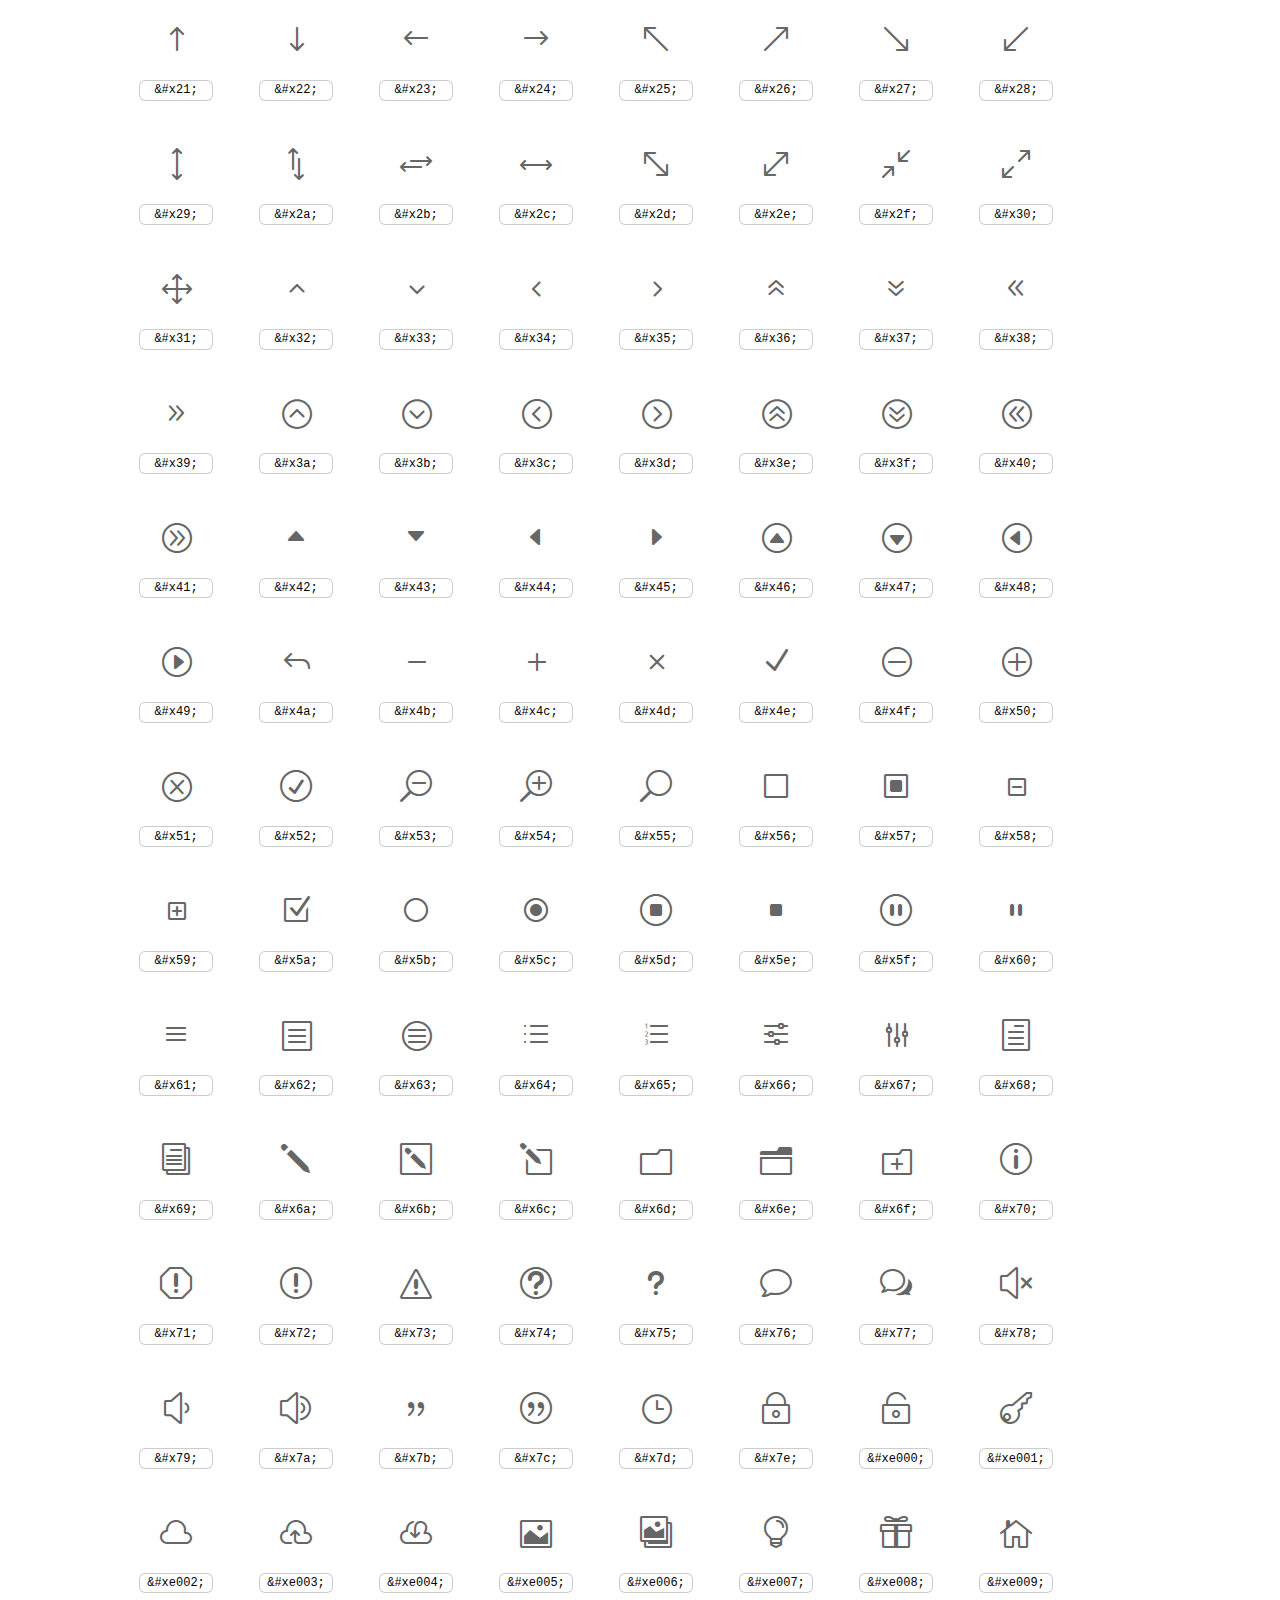
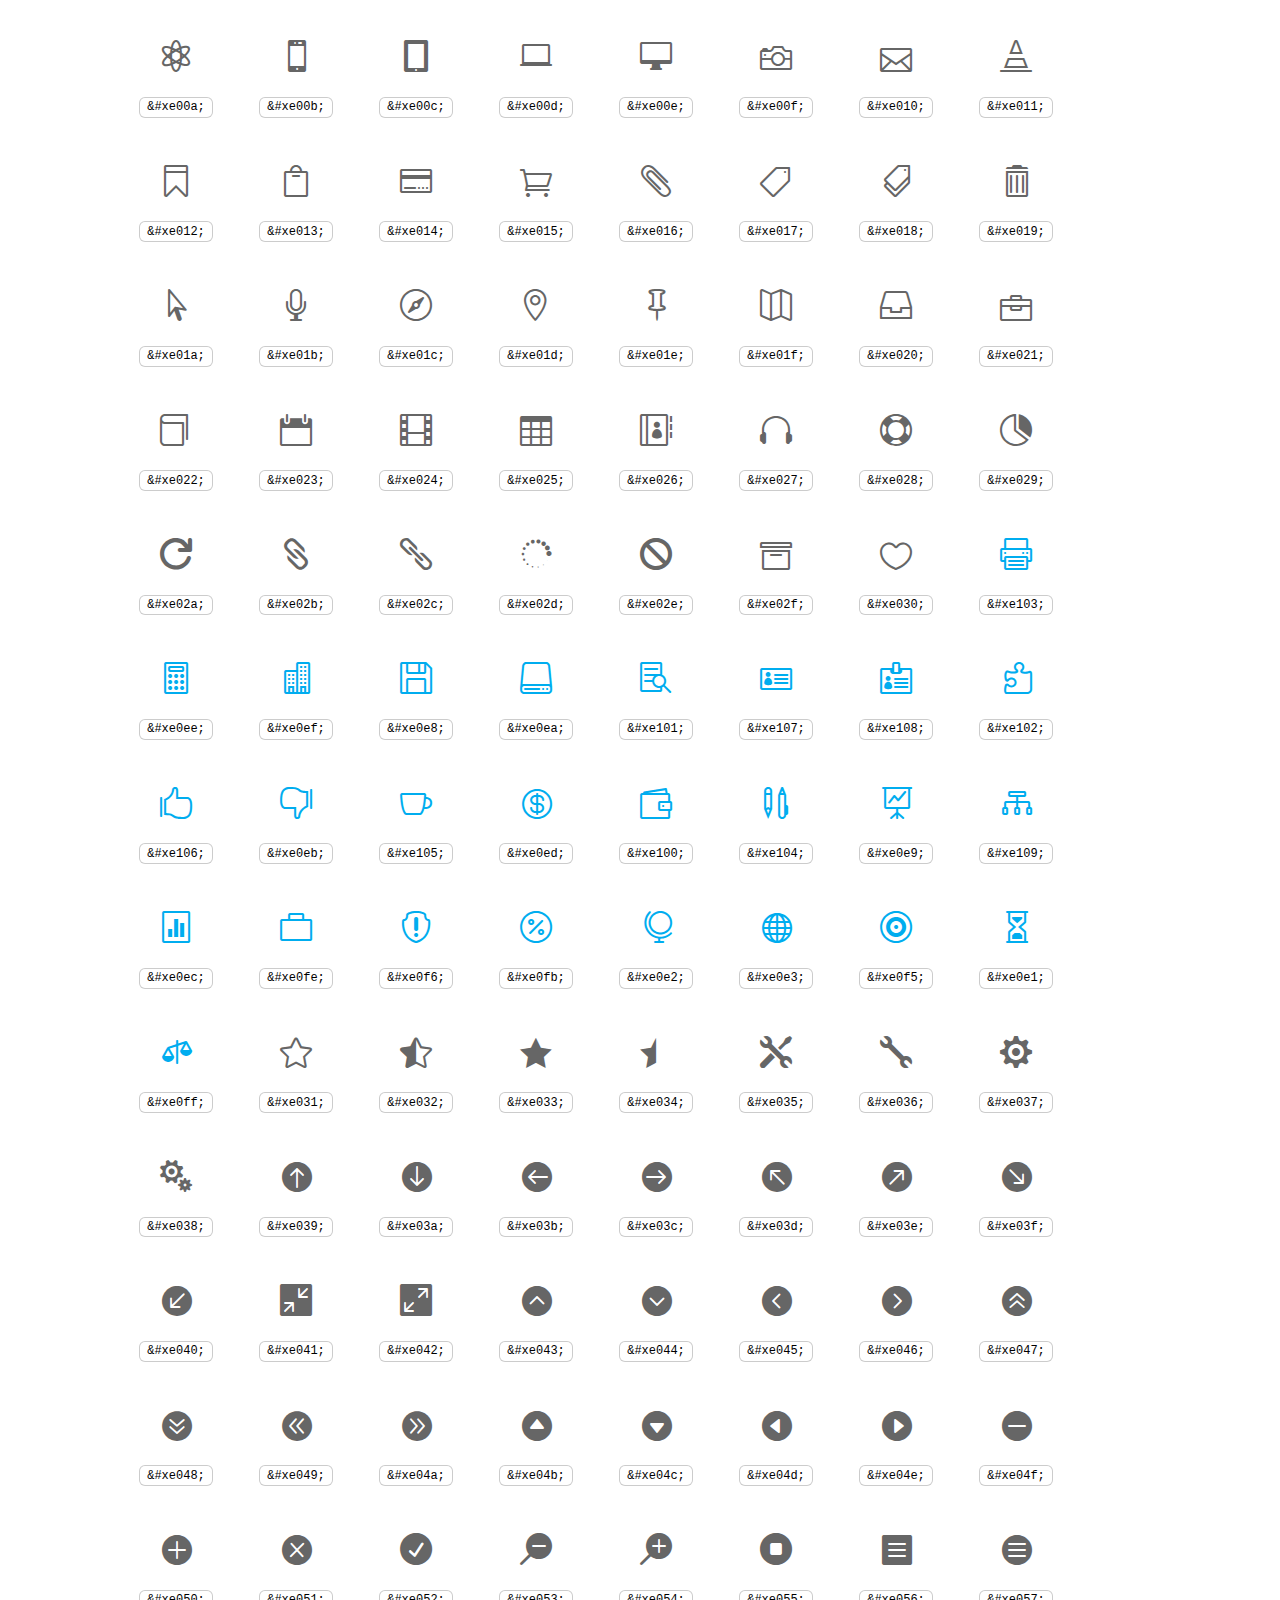
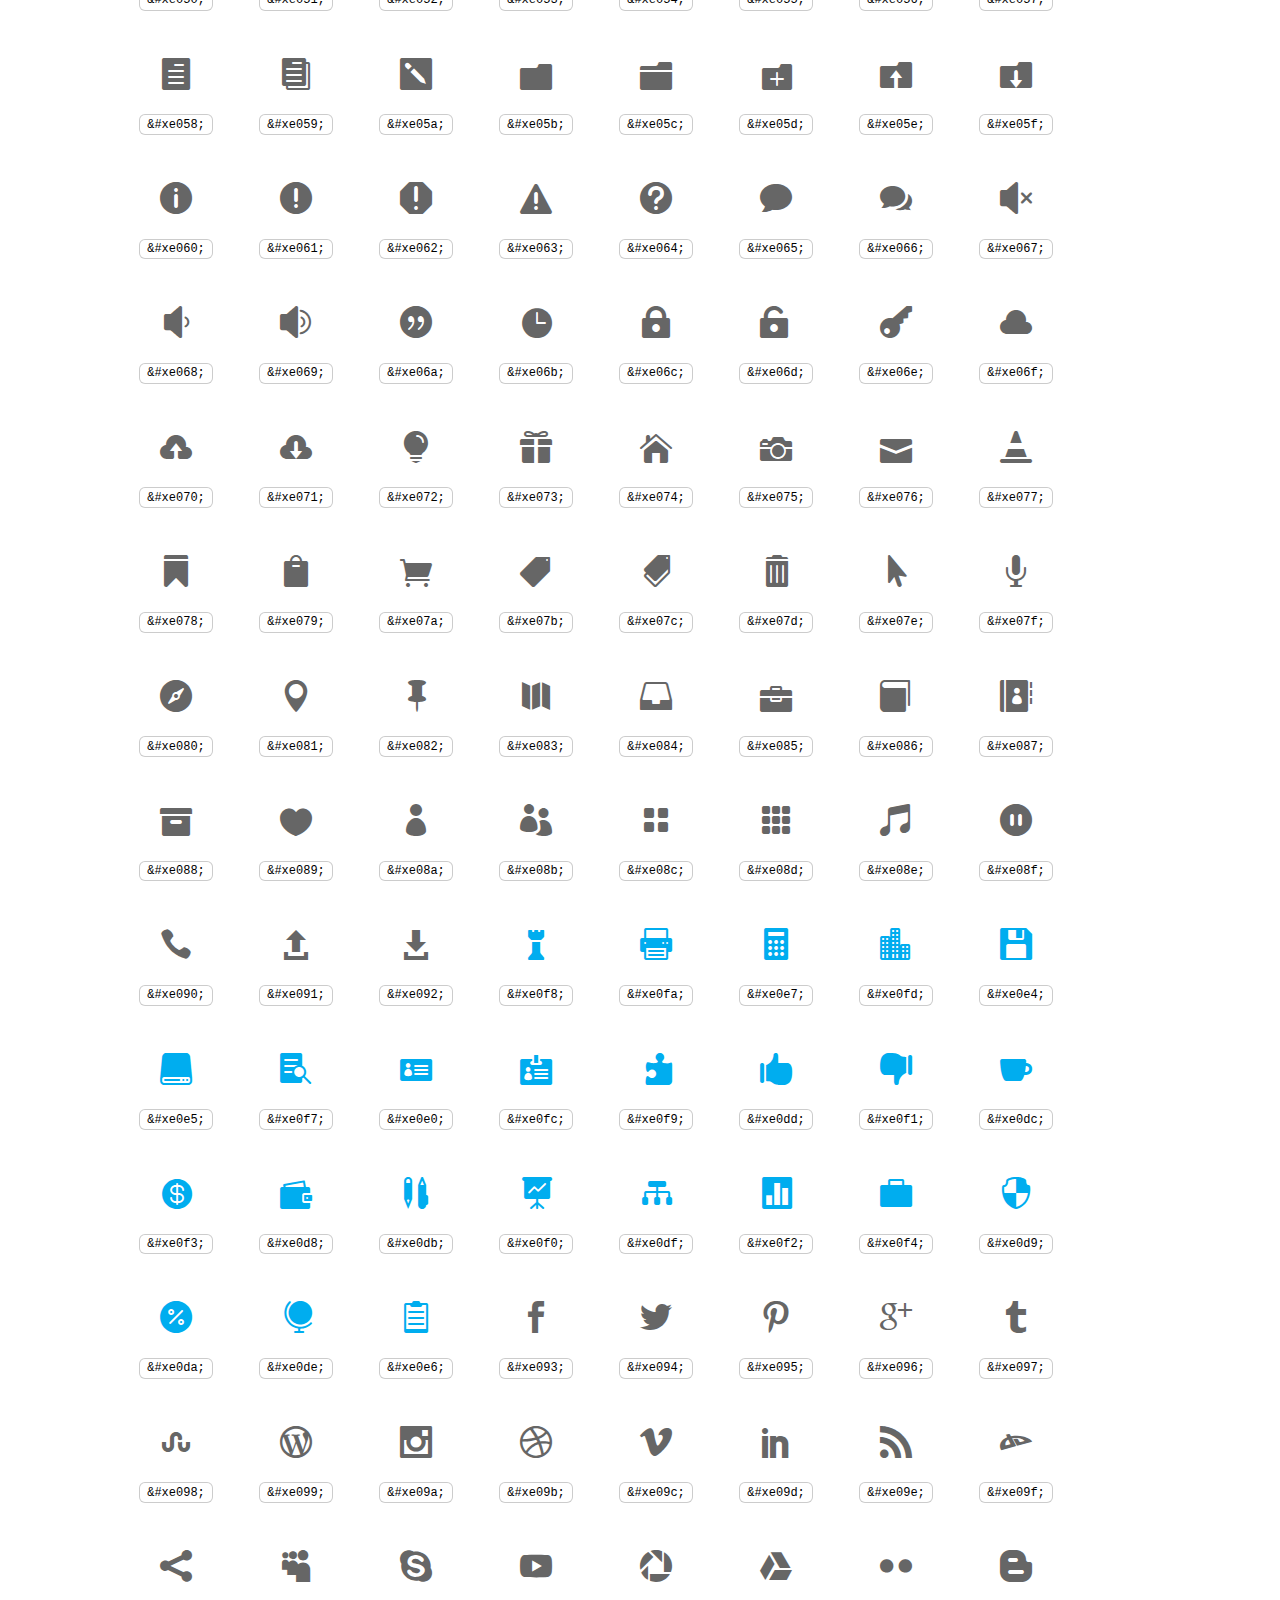
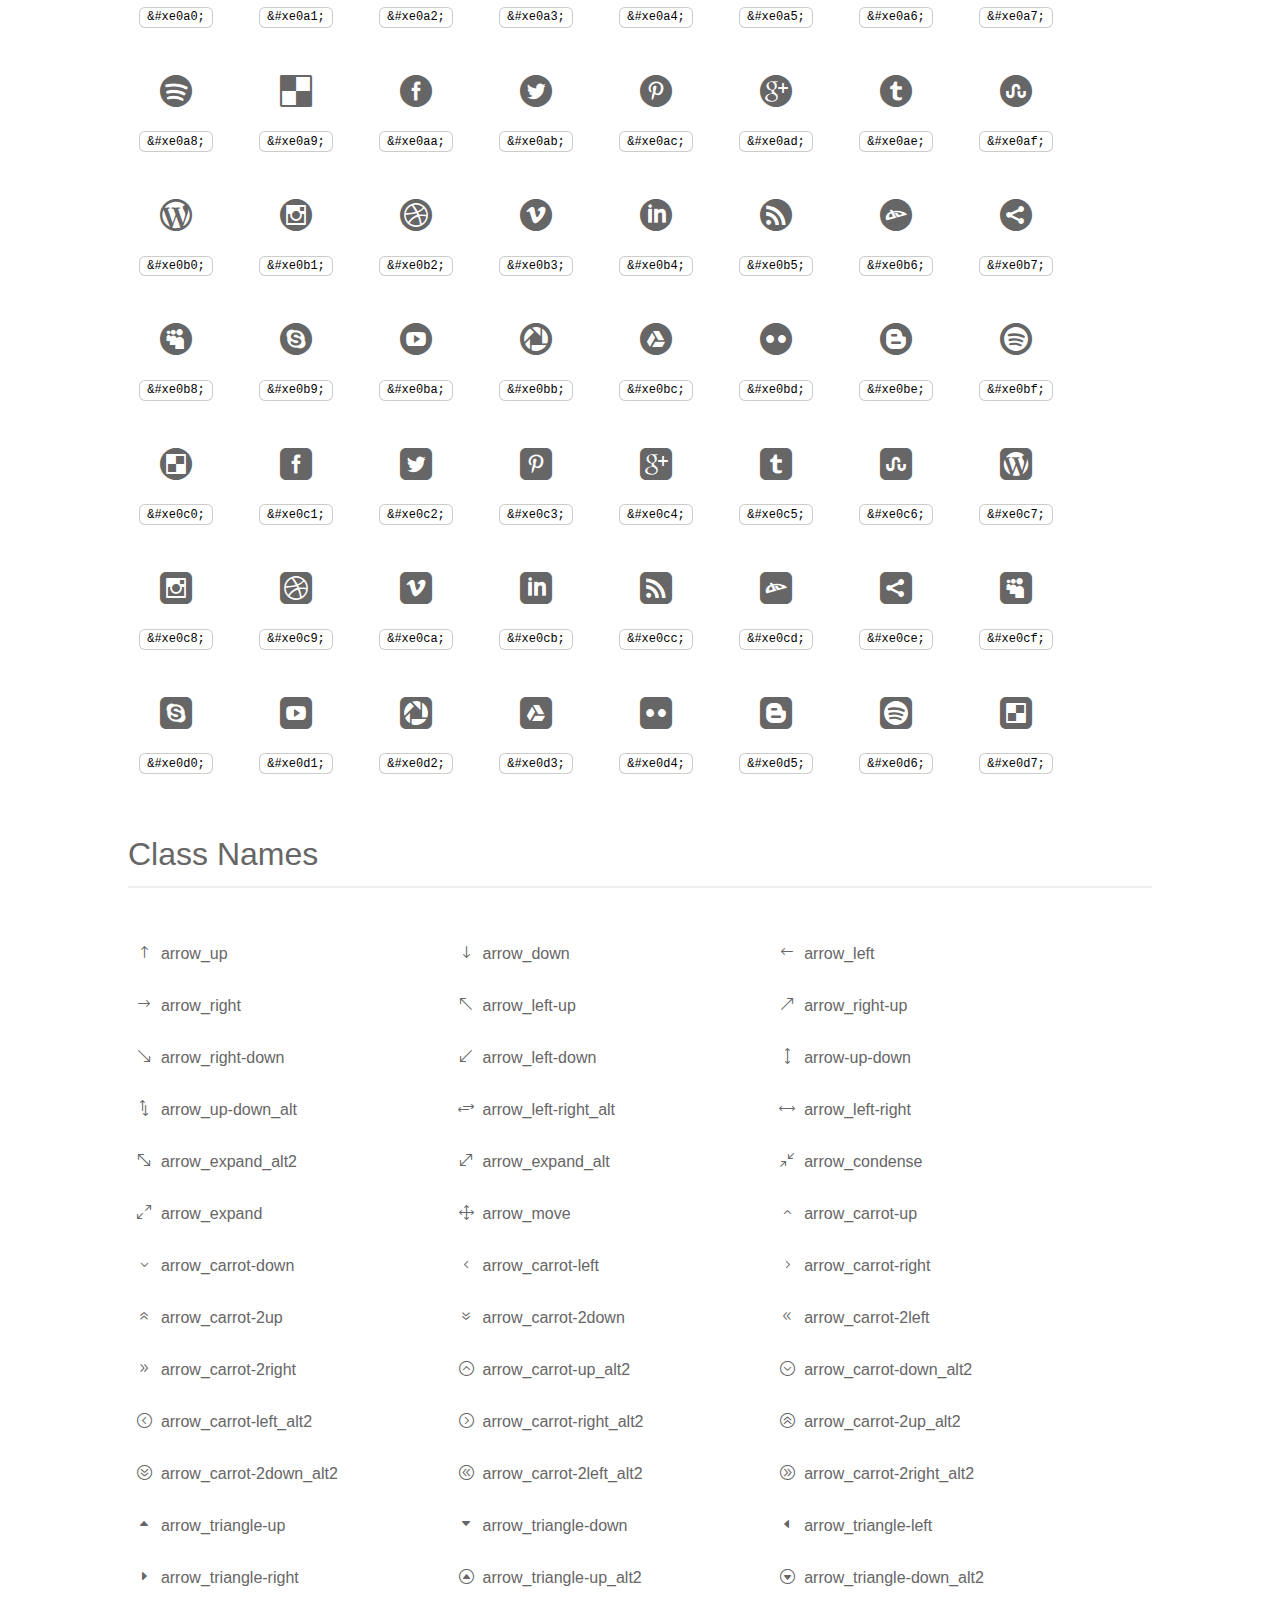
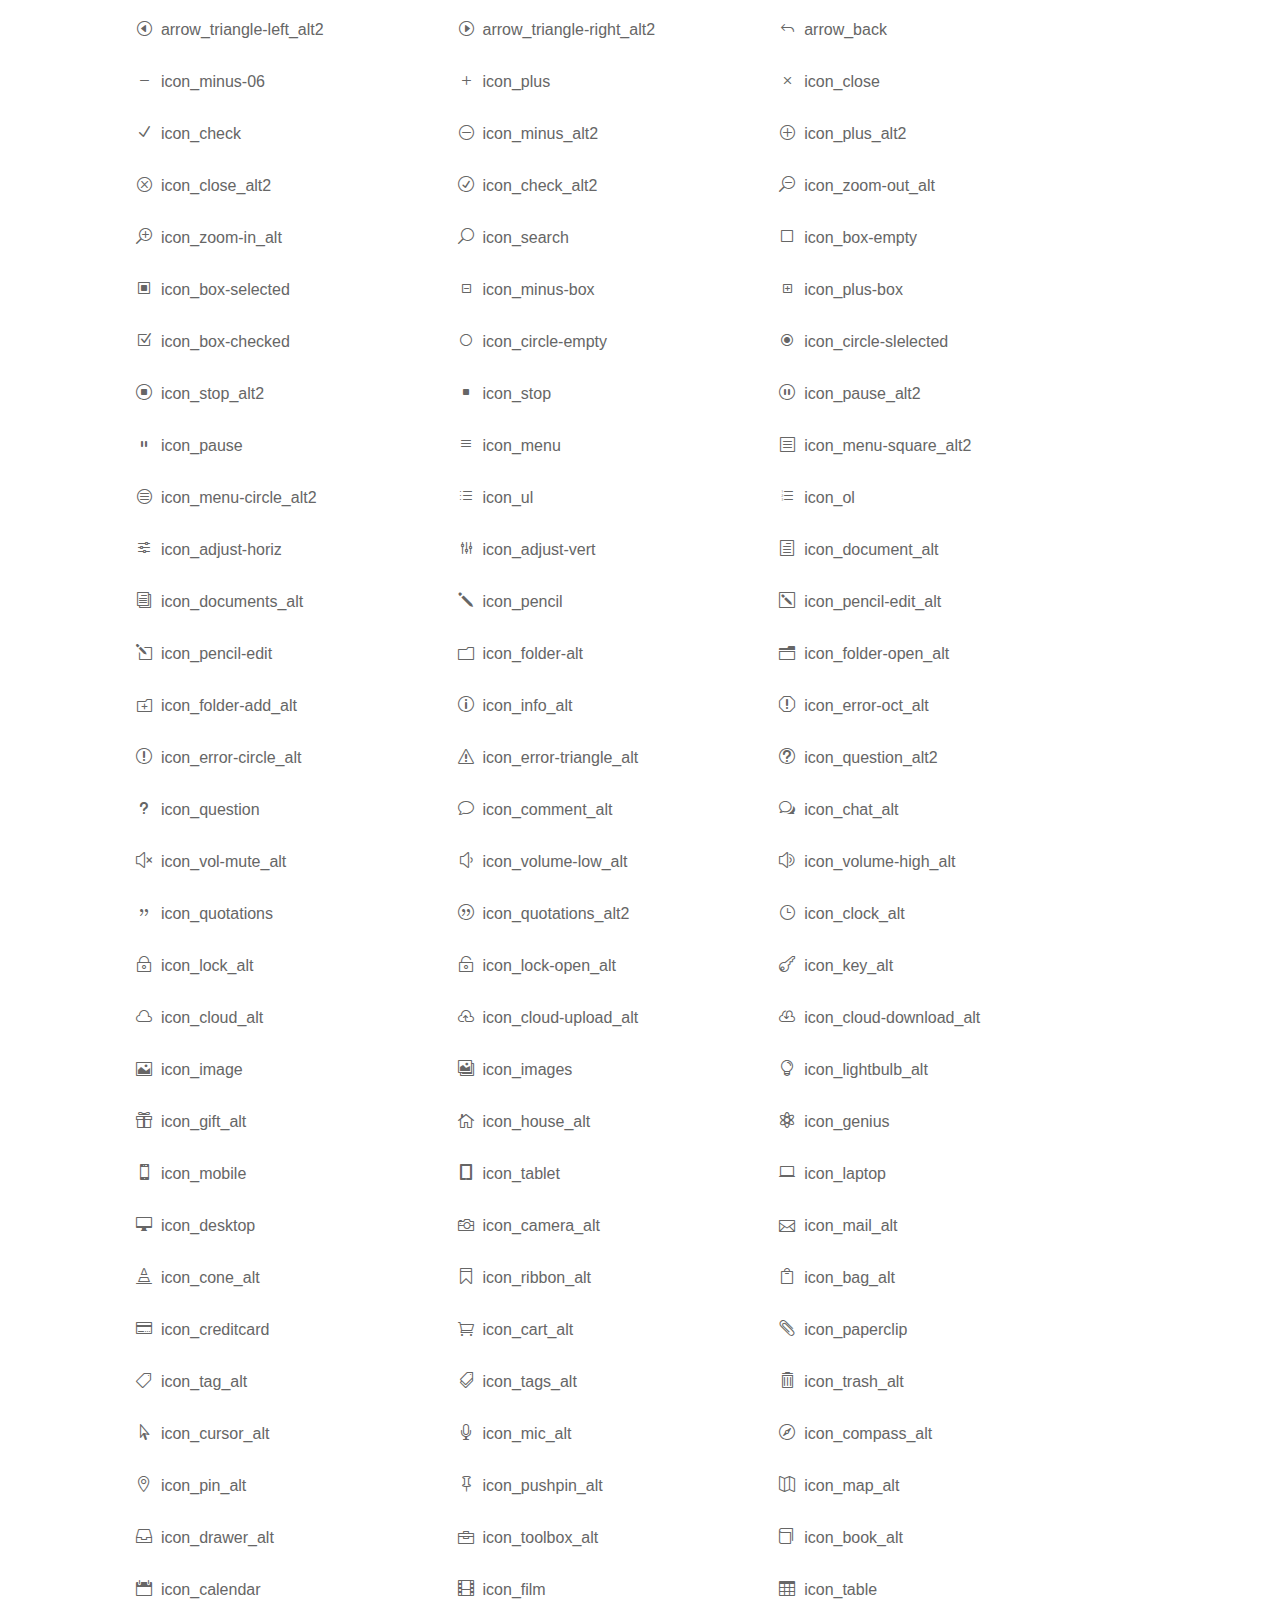
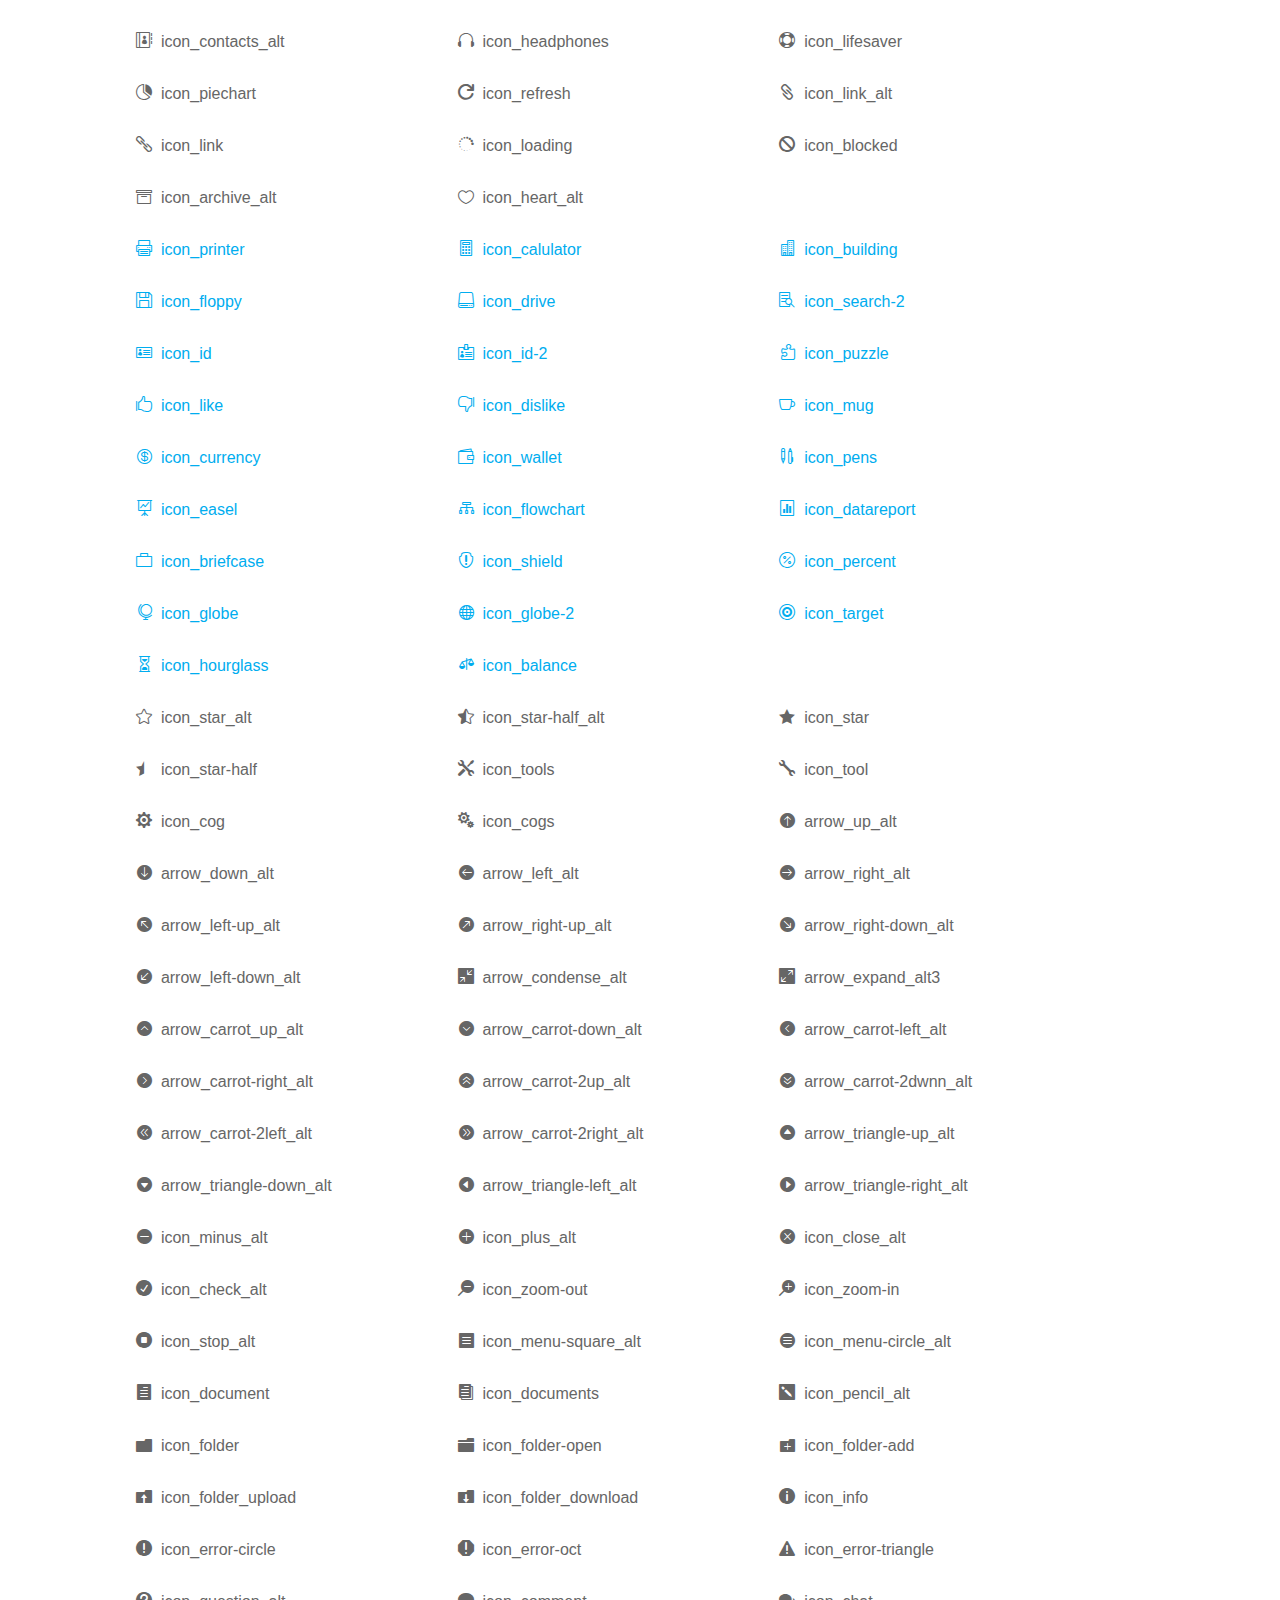
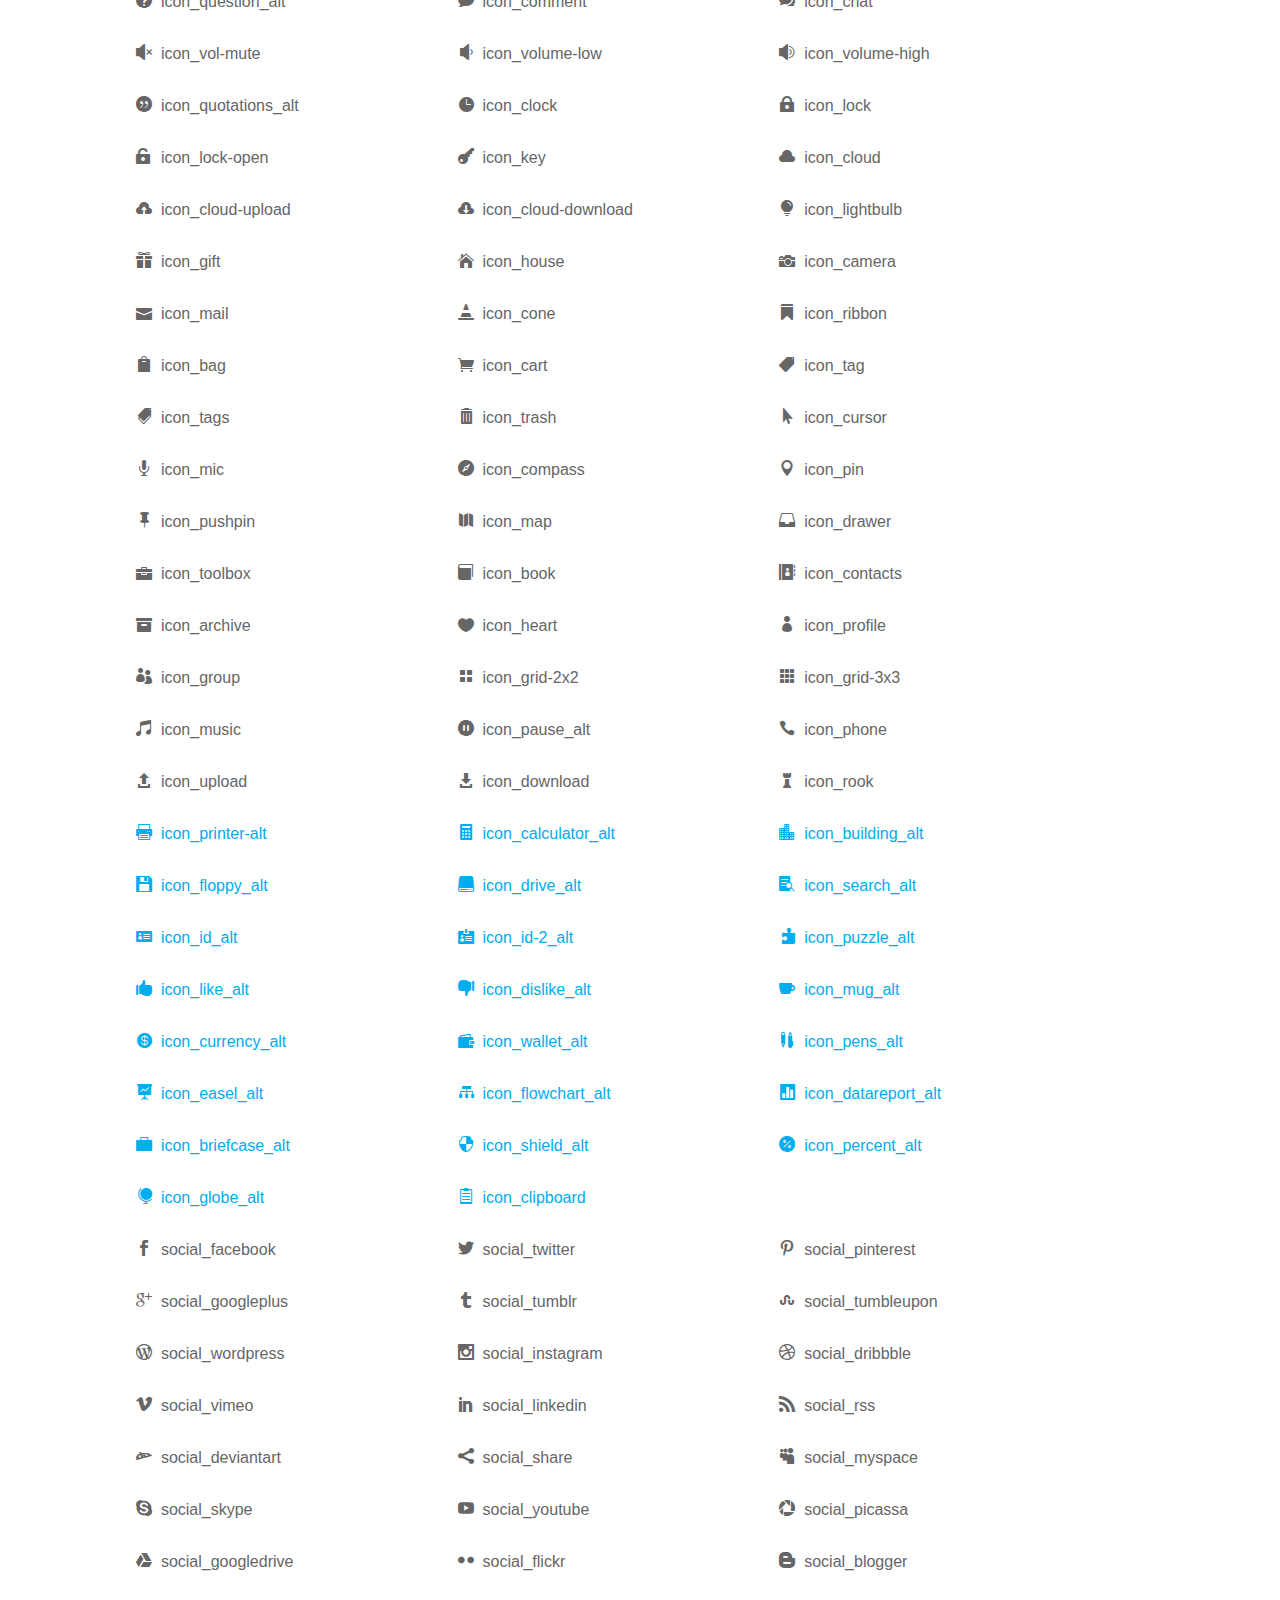
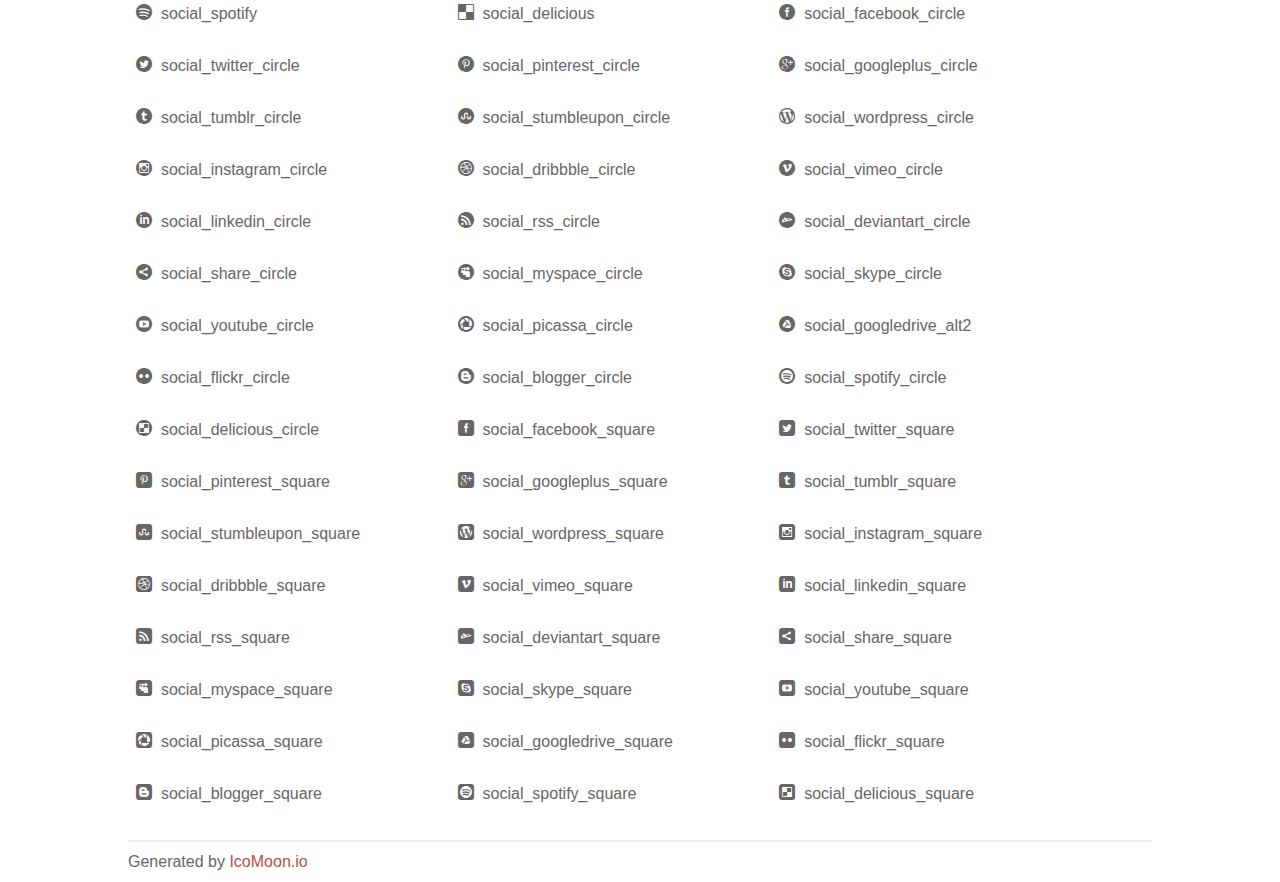
<file: fonts/elegant_font/HTML_CSS/index.html>
<!doctype html>
<html>
<head>
<title>Your Font/Glyphs</title>
<link rel="stylesheet" href="style.css" />
<!--[if lte IE 7]><script src="lte-ie7.js"></script><![endif]-->
<style>
	section, header, footer {display: block;}
	body {
		font-family: sans-serif;
		color: #666;
		line-height: 1.5;
		font-size: 1em;
	}
	* {
		-moz-box-sizing: border-box;
		-webkit-box-sizing: border-box;
		box-sizing: border-box;
		margin: 0;
		padding: 0;
	}
	.glyph {
		float: left;
		text-align: center;
		padding: .75em;
		margin: .4em 1.5em .75em 0;
		width: 6em;
		text-shadow: none;
	}
	
	.glyph input {
		font-family: consolas, monospace;
		font-size: 12px;
		width: 100%;
		text-align: center;
		border: 0;
		box-shadow: 0 0 0 1px #ccc;
		padding: .2em;
                -moz-border-radius: 5px;
                -webkit-border-radius: 5px;
	}
	
	

	.new {
		color:#00adef !important;
	}

	
	.w-main {
		width: 80%;
	}
	.centered {
		margin-left: auto;
		margin-right: auto;
	}
	.fs1 {
		font-size: 2em;
	}
	header {
		margin: 2em 0;
		padding-bottom: .5em;
		color: #666;
		box-shadow: 0 2px #eee;
	}
	header h1 {
		font-size: 2em;
		font-weight: normal;
	}
	.clearfix:before, .clearfix:after { content: ""; display: table; }
	.clearfix:after, .clear { clear: both; }
	footer {
		margin-top: 2em;
		padding: .5em 0;
		box-shadow: 0 -2px #eee;
	}
	a, a:visited {
		color: #B35047;
		text-decoration: none;
	}
	a:hover, a:focus {color: #000;}
	
	.box1 {
		font-size: 16px;
		display: inline-block;
		width: 30%;
		padding: .25em .5em;
		margin: 20px 10px 0 0;
	}
</style>
</head>
<body>
	<div class="w-main centered">
	<section class="mtm clearfix" id="glyphs">
	<div class="glyph">
		<div class="fs1" aria-hidden="true" data-icon="&#x21;"></div>
		<input type="text" readonly value="&amp;#x21;" />
	</div>
	<div class="glyph">
		<div class="fs1" aria-hidden="true" data-icon="&#x22;"></div>
		<input type="text" readonly value="&amp;#x22;" />
	</div>
	<div class="glyph">
		<div class="fs1" aria-hidden="true" data-icon="&#x23;"></div>
		<input type="text" readonly value="&amp;#x23;" />
	</div>
	<div class="glyph">
		<div class="fs1" aria-hidden="true" data-icon="&#x24;"></div>
		<input type="text" readonly value="&amp;#x24;" />
	</div>
	<div class="glyph">
		<div class="fs1" aria-hidden="true" data-icon="&#x25;"></div>
		<input type="text" readonly value="&amp;#x25;" />
	</div>
	<div class="glyph">
		<div class="fs1" aria-hidden="true" data-icon="&#x26;"></div>
		<input type="text" readonly value="&amp;#x26;" />
	</div>
	<div class="glyph">
		<div class="fs1" aria-hidden="true" data-icon="&#x27;"></div>
		<input type="text" readonly value="&amp;#x27;" />
	</div>
	<div class="glyph">
		<div class="fs1" aria-hidden="true" data-icon="&#x28;"></div>
		<input type="text" readonly value="&amp;#x28;" />
	</div>
	<div class="glyph">
		<div class="fs1" aria-hidden="true" data-icon="&#x29;"></div>
		<input type="text" readonly value="&amp;#x29;" />
	</div>
	<div class="glyph">
		<div class="fs1" aria-hidden="true" data-icon="&#x2a;"></div>
		<input type="text" readonly value="&amp;#x2a;" />
	</div>
	<div class="glyph">
		<div class="fs1" aria-hidden="true" data-icon="&#x2b;"></div>
		<input type="text" readonly value="&amp;#x2b;" />
	</div>
	<div class="glyph">
		<div class="fs1" aria-hidden="true" data-icon="&#x2c;"></div>
		<input type="text" readonly value="&amp;#x2c;" />
	</div>
	<div class="glyph">
		<div class="fs1" aria-hidden="true" data-icon="&#x2d;"></div>
		<input type="text" readonly value="&amp;#x2d;" />
	</div>
	<div class="glyph">
		<div class="fs1" aria-hidden="true" data-icon="&#x2e;"></div>
		<input type="text" readonly value="&amp;#x2e;" />
	</div>
	<div class="glyph">
		<div class="fs1" aria-hidden="true" data-icon="&#x2f;"></div>
		<input type="text" readonly value="&amp;#x2f;" />
	</div>
	<div class="glyph">
		<div class="fs1" aria-hidden="true" data-icon="&#x30;"></div>
		<input type="text" readonly value="&amp;#x30;" />
	</div>
	<div class="glyph">
		<div class="fs1" aria-hidden="true" data-icon="&#x31;"></div>
		<input type="text" readonly value="&amp;#x31;" />
	</div>
	<div class="glyph">
		<div class="fs1" aria-hidden="true" data-icon="&#x32;"></div>
		<input type="text" readonly value="&amp;#x32;" />
	</div>
	<div class="glyph">
		<div class="fs1" aria-hidden="true" data-icon="&#x33;"></div>
		<input type="text" readonly value="&amp;#x33;" />
	</div>
	<div class="glyph">
		<div class="fs1" aria-hidden="true" data-icon="&#x34;"></div>
		<input type="text" readonly value="&amp;#x34;" />
	</div>
	<div class="glyph">
		<div class="fs1" aria-hidden="true" data-icon="&#x35;"></div>
		<input type="text" readonly value="&amp;#x35;" />
	</div>
	<div class="glyph">
		<div class="fs1" aria-hidden="true" data-icon="&#x36;"></div>
		<input type="text" readonly value="&amp;#x36;" />
	</div>
	<div class="glyph">
		<div class="fs1" aria-hidden="true" data-icon="&#x37;"></div>
		<input type="text" readonly value="&amp;#x37;" />
	</div>
	<div class="glyph">
		<div class="fs1" aria-hidden="true" data-icon="&#x38;"></div>
		<input type="text" readonly value="&amp;#x38;" />
	</div>
	<div class="glyph">
		<div class="fs1" aria-hidden="true" data-icon="&#x39;"></div>
		<input type="text" readonly value="&amp;#x39;" />
	</div>
	<div class="glyph">
		<div class="fs1" aria-hidden="true" data-icon="&#x3a;"></div>
		<input type="text" readonly value="&amp;#x3a;" />
	</div>
	<div class="glyph">
		<div class="fs1" aria-hidden="true" data-icon="&#x3b;"></div>
		<input type="text" readonly value="&amp;#x3b;" />
	</div>
	<div class="glyph">
		<div class="fs1" aria-hidden="true" data-icon="&#x3c;"></div>
		<input type="text" readonly value="&amp;#x3c;" />
	</div>
	<div class="glyph">
		<div class="fs1" aria-hidden="true" data-icon="&#x3d;"></div>
		<input type="text" readonly value="&amp;#x3d;" />
	</div>
	<div class="glyph">
		<div class="fs1" aria-hidden="true" data-icon="&#x3e;"></div>
		<input type="text" readonly value="&amp;#x3e;" />
	</div>
	<div class="glyph">
		<div class="fs1" aria-hidden="true" data-icon="&#x3f;"></div>
		<input type="text" readonly value="&amp;#x3f;" />
	</div>
	<div class="glyph">
		<div class="fs1" aria-hidden="true" data-icon="&#x40;"></div>
		<input type="text" readonly value="&amp;#x40;" />
	</div>
	<div class="glyph">
		<div class="fs1" aria-hidden="true" data-icon="&#x41;"></div>
		<input type="text" readonly value="&amp;#x41;" />
	</div>
	<div class="glyph">
		<div class="fs1" aria-hidden="true" data-icon="&#x42;"></div>
		<input type="text" readonly value="&amp;#x42;" />
	</div>
	<div class="glyph">
		<div class="fs1" aria-hidden="true" data-icon="&#x43;"></div>
		<input type="text" readonly value="&amp;#x43;" />
	</div>
	<div class="glyph">
		<div class="fs1" aria-hidden="true" data-icon="&#x44;"></div>
		<input type="text" readonly value="&amp;#x44;" />
	</div>
	<div class="glyph">
		<div class="fs1" aria-hidden="true" data-icon="&#x45;"></div>
		<input type="text" readonly value="&amp;#x45;" />
	</div>
	<div class="glyph">
		<div class="fs1" aria-hidden="true" data-icon="&#x46;"></div>
		<input type="text" readonly value="&amp;#x46;" />
	</div>
	<div class="glyph">
		<div class="fs1" aria-hidden="true" data-icon="&#x47;"></div>
		<input type="text" readonly value="&amp;#x47;" />
	</div>
	<div class="glyph">
		<div class="fs1" aria-hidden="true" data-icon="&#x48;"></div>
		<input type="text" readonly value="&amp;#x48;" />
	</div>
	<div class="glyph">
		<div class="fs1" aria-hidden="true" data-icon="&#x49;"></div>
		<input type="text" readonly value="&amp;#x49;" />
	</div>
	<div class="glyph">
		<div class="fs1" aria-hidden="true" data-icon="&#x4a;"></div>
		<input type="text" readonly value="&amp;#x4a;" />
	</div>
	<div class="glyph">
		<div class="fs1" aria-hidden="true" data-icon="&#x4b;"></div>
		<input type="text" readonly value="&amp;#x4b;" />
	</div>
	<div class="glyph">
		<div class="fs1" aria-hidden="true" data-icon="&#x4c;"></div>
		<input type="text" readonly value="&amp;#x4c;" />
	</div>
	<div class="glyph">
		<div class="fs1" aria-hidden="true" data-icon="&#x4d;"></div>
		<input type="text" readonly value="&amp;#x4d;" />
	</div>
	<div class="glyph">
		<div class="fs1" aria-hidden="true" data-icon="&#x4e;"></div>
		<input type="text" readonly value="&amp;#x4e;" />
	</div>
	<div class="glyph">
		<div class="fs1" aria-hidden="true" data-icon="&#x4f;"></div>
		<input type="text" readonly value="&amp;#x4f;" />
	</div>
	<div class="glyph">
		<div class="fs1" aria-hidden="true" data-icon="&#x50;"></div>
		<input type="text" readonly value="&amp;#x50;" />
	</div>
	<div class="glyph">
		<div class="fs1" aria-hidden="true" data-icon="&#x51;"></div>
		<input type="text" readonly value="&amp;#x51;" />
	</div>
	<div class="glyph">
		<div class="fs1" aria-hidden="true" data-icon="&#x52;"></div>
		<input type="text" readonly value="&amp;#x52;" />
	</div>
	<div class="glyph">
		<div class="fs1" aria-hidden="true" data-icon="&#x53;"></div>
		<input type="text" readonly value="&amp;#x53;" />
	</div>
	<div class="glyph">
		<div class="fs1" aria-hidden="true" data-icon="&#x54;"></div>
		<input type="text" readonly value="&amp;#x54;" />
	</div>
	<div class="glyph">
		<div class="fs1" aria-hidden="true" data-icon="&#x55;"></div>
		<input type="text" readonly value="&amp;#x55;" />
	</div>
	<div class="glyph">
		<div class="fs1" aria-hidden="true" data-icon="&#x56;"></div>
		<input type="text" readonly value="&amp;#x56;" />
	</div>
	<div class="glyph">
		<div class="fs1" aria-hidden="true" data-icon="&#x57;"></div>
		<input type="text" readonly value="&amp;#x57;" />
	</div>
	<div class="glyph">
		<div class="fs1" aria-hidden="true" data-icon="&#x58;"></div>
		<input type="text" readonly value="&amp;#x58;" />
	</div>
	<div class="glyph">
		<div class="fs1" aria-hidden="true" data-icon="&#x59;"></div>
		<input type="text" readonly value="&amp;#x59;" />
	</div>
	<div class="glyph">
		<div class="fs1" aria-hidden="true" data-icon="&#x5a;"></div>
		<input type="text" readonly value="&amp;#x5a;" />
	</div>
	<div class="glyph">
		<div class="fs1" aria-hidden="true" data-icon="&#x5b;"></div>
		<input type="text" readonly value="&amp;#x5b;" />
	</div>
	<div class="glyph">
		<div class="fs1" aria-hidden="true" data-icon="&#x5c;"></div>
		<input type="text" readonly value="&amp;#x5c;" />
	</div>
	<div class="glyph">
		<div class="fs1" aria-hidden="true" data-icon="&#x5d;"></div>
		<input type="text" readonly value="&amp;#x5d;" />
	</div>
	<div class="glyph">
		<div class="fs1" aria-hidden="true" data-icon="&#x5e;"></div>
		<input type="text" readonly value="&amp;#x5e;" />
	</div>
	<div class="glyph">
		<div class="fs1" aria-hidden="true" data-icon="&#x5f;"></div>
		<input type="text" readonly value="&amp;#x5f;" />
	</div>
	<div class="glyph">
		<div class="fs1" aria-hidden="true" data-icon="&#x60;"></div>
		<input type="text" readonly value="&amp;#x60;" />
	</div>
	<div class="glyph">
		<div class="fs1" aria-hidden="true" data-icon="&#x61;"></div>
		<input type="text" readonly value="&amp;#x61;" />
	</div>
	<div class="glyph">
		<div class="fs1" aria-hidden="true" data-icon="&#x62;"></div>
		<input type="text" readonly value="&amp;#x62;" />
	</div>
	<div class="glyph">
		<div class="fs1" aria-hidden="true" data-icon="&#x63;"></div>
		<input type="text" readonly value="&amp;#x63;" />
	</div>
	<div class="glyph">
		<div class="fs1" aria-hidden="true" data-icon="&#x64;"></div>
		<input type="text" readonly value="&amp;#x64;" />
	</div>
	<div class="glyph">
		<div class="fs1" aria-hidden="true" data-icon="&#x65;"></div>
		<input type="text" readonly value="&amp;#x65;" />
	</div>
	<div class="glyph">
		<div class="fs1" aria-hidden="true" data-icon="&#x66;"></div>
		<input type="text" readonly value="&amp;#x66;" />
	</div>
	<div class="glyph">
		<div class="fs1" aria-hidden="true" data-icon="&#x67;"></div>
		<input type="text" readonly value="&amp;#x67;" />
	</div>
	<div class="glyph">
		<div class="fs1" aria-hidden="true" data-icon="&#x68;"></div>
		<input type="text" readonly value="&amp;#x68;" />
	</div>
	<div class="glyph">
		<div class="fs1" aria-hidden="true" data-icon="&#x69;"></div>
		<input type="text" readonly value="&amp;#x69;" />
	</div>
	<div class="glyph">
		<div class="fs1" aria-hidden="true" data-icon="&#x6a;"></div>
		<input type="text" readonly value="&amp;#x6a;" />
	</div>
	<div class="glyph">
		<div class="fs1" aria-hidden="true" data-icon="&#x6b;"></div>
		<input type="text" readonly value="&amp;#x6b;" />
	</div>
	<div class="glyph">
		<div class="fs1" aria-hidden="true" data-icon="&#x6c;"></div>
		<input type="text" readonly value="&amp;#x6c;" />
	</div>
	<div class="glyph">
		<div class="fs1" aria-hidden="true" data-icon="&#x6d;"></div>
		<input type="text" readonly value="&amp;#x6d;" />
	</div>
	<div class="glyph">
		<div class="fs1" aria-hidden="true" data-icon="&#x6e;"></div>
		<input type="text" readonly value="&amp;#x6e;" />
	</div>
	<div class="glyph">
		<div class="fs1" aria-hidden="true" data-icon="&#x6f;"></div>
		<input type="text" readonly value="&amp;#x6f;" />
	</div>
	<div class="glyph">
		<div class="fs1" aria-hidden="true" data-icon="&#x70;"></div>
		<input type="text" readonly value="&amp;#x70;" />
	</div>
	<div class="glyph">
		<div class="fs1" aria-hidden="true" data-icon="&#x71;"></div>
		<input type="text" readonly value="&amp;#x71;" />
	</div>
	<div class="glyph">
		<div class="fs1" aria-hidden="true" data-icon="&#x72;"></div>
		<input type="text" readonly value="&amp;#x72;" />
	</div>
	<div class="glyph">
		<div class="fs1" aria-hidden="true" data-icon="&#x73;"></div>
		<input type="text" readonly value="&amp;#x73;" />
	</div>
	<div class="glyph">
		<div class="fs1" aria-hidden="true" data-icon="&#x74;"></div>
		<input type="text" readonly value="&amp;#x74;" />
	</div>
	<div class="glyph">
		<div class="fs1" aria-hidden="true" data-icon="&#x75;"></div>
		<input type="text" readonly value="&amp;#x75;" />
	</div>
	<div class="glyph">
		<div class="fs1" aria-hidden="true" data-icon="&#x76;"></div>
		<input type="text" readonly value="&amp;#x76;" />
	</div>
	<div class="glyph">
		<div class="fs1" aria-hidden="true" data-icon="&#x77;"></div>
		<input type="text" readonly value="&amp;#x77;" />
	</div>
	<div class="glyph">
		<div class="fs1" aria-hidden="true" data-icon="&#x78;"></div>
		<input type="text" readonly value="&amp;#x78;" />
	</div>
	<div class="glyph">
		<div class="fs1" aria-hidden="true" data-icon="&#x79;"></div>
		<input type="text" readonly value="&amp;#x79;" />
	</div>
	<div class="glyph">
		<div class="fs1" aria-hidden="true" data-icon="&#x7a;"></div>
		<input type="text" readonly value="&amp;#x7a;" />
	</div>
	<div class="glyph">
		<div class="fs1" aria-hidden="true" data-icon="&#x7b;"></div>
		<input type="text" readonly value="&amp;#x7b;" />
	</div>
	<div class="glyph">
		<div class="fs1" aria-hidden="true" data-icon="&#x7c;"></div>
		<input type="text" readonly value="&amp;#x7c;" />
	</div>
	<div class="glyph">
		<div class="fs1" aria-hidden="true" data-icon="&#x7d;"></div>
		<input type="text" readonly value="&amp;#x7d;" />
	</div>
	<div class="glyph">
		<div class="fs1" aria-hidden="true" data-icon="&#x7e;"></div>
		<input type="text" readonly value="&amp;#x7e;" />
	</div>
	<div class="glyph">
		<div class="fs1" aria-hidden="true" data-icon="&#xe000;"></div>
		<input type="text" readonly value="&amp;#xe000;" />
	</div>
	<div class="glyph">
		<div class="fs1" aria-hidden="true" data-icon="&#xe001;"></div>
		<input type="text" readonly value="&amp;#xe001;" />
	</div>
	<div class="glyph">
		<div class="fs1" aria-hidden="true" data-icon="&#xe002;"></div>
		<input type="text" readonly value="&amp;#xe002;" />
	</div>
	<div class="glyph">
		<div class="fs1" aria-hidden="true" data-icon="&#xe003;"></div>
		<input type="text" readonly value="&amp;#xe003;" />
	</div>
	<div class="glyph">
		<div class="fs1" aria-hidden="true" data-icon="&#xe004;"></div>
		<input type="text" readonly value="&amp;#xe004;" />
	</div>
	<div class="glyph">
		<div class="fs1" aria-hidden="true" data-icon="&#xe005;"></div>
		<input type="text" readonly value="&amp;#xe005;" />
	</div>
	<div class="glyph">
		<div class="fs1" aria-hidden="true" data-icon="&#xe006;"></div>
		<input type="text" readonly value="&amp;#xe006;" />
	</div>
	<div class="glyph">
		<div class="fs1" aria-hidden="true" data-icon="&#xe007;"></div>
		<input type="text" readonly value="&amp;#xe007;" />
	</div>
	<div class="glyph">
		<div class="fs1" aria-hidden="true" data-icon="&#xe008;"></div>
		<input type="text" readonly value="&amp;#xe008;" />
	</div>
	<div class="glyph">
		<div class="fs1" aria-hidden="true" data-icon="&#xe009;"></div>
		<input type="text" readonly value="&amp;#xe009;" />
	</div>
	<div class="glyph">
		<div class="fs1" aria-hidden="true" data-icon="&#xe00a;"></div>
		<input type="text" readonly value="&amp;#xe00a;" />
	</div>
	<div class="glyph">
		<div class="fs1" aria-hidden="true" data-icon="&#xe00b;"></div>
		<input type="text" readonly value="&amp;#xe00b;" />
	</div>
	<div class="glyph">
		<div class="fs1" aria-hidden="true" data-icon="&#xe00c;"></div>
		<input type="text" readonly value="&amp;#xe00c;" />
	</div>
	<div class="glyph">
		<div class="fs1" aria-hidden="true" data-icon="&#xe00d;"></div>
		<input type="text" readonly value="&amp;#xe00d;" />
	</div>
	<div class="glyph">
		<div class="fs1" aria-hidden="true" data-icon="&#xe00e;"></div>
		<input type="text" readonly value="&amp;#xe00e;" />
	</div>
	<div class="glyph">
		<div class="fs1" aria-hidden="true" data-icon="&#xe00f;"></div>
		<input type="text" readonly value="&amp;#xe00f;" />
	</div>
	<div class="glyph">
		<div class="fs1" aria-hidden="true" data-icon="&#xe010;"></div>
		<input type="text" readonly value="&amp;#xe010;" />
	</div>
	<div class="glyph">
		<div class="fs1" aria-hidden="true" data-icon="&#xe011;"></div>
		<input type="text" readonly value="&amp;#xe011;" />
	</div>
	<div class="glyph">
		<div class="fs1" aria-hidden="true" data-icon="&#xe012;"></div>
		<input type="text" readonly value="&amp;#xe012;" />
	</div>
	<div class="glyph">
		<div class="fs1" aria-hidden="true" data-icon="&#xe013;"></div>
		<input type="text" readonly value="&amp;#xe013;" />
	</div>
	<div class="glyph">
		<div class="fs1" aria-hidden="true" data-icon="&#xe014;"></div>
		<input type="text" readonly value="&amp;#xe014;" />
	</div>
	<div class="glyph">
		<div class="fs1" aria-hidden="true" data-icon="&#xe015;"></div>
		<input type="text" readonly value="&amp;#xe015;" />
	</div>
	<div class="glyph">
		<div class="fs1" aria-hidden="true" data-icon="&#xe016;"></div>
		<input type="text" readonly value="&amp;#xe016;" />
	</div>
	<div class="glyph">
		<div class="fs1" aria-hidden="true" data-icon="&#xe017;"></div>
		<input type="text" readonly value="&amp;#xe017;" />
	</div>
	<div class="glyph">
		<div class="fs1" aria-hidden="true" data-icon="&#xe018;"></div>
		<input type="text" readonly value="&amp;#xe018;" />
	</div>
	<div class="glyph">
		<div class="fs1" aria-hidden="true" data-icon="&#xe019;"></div>
		<input type="text" readonly value="&amp;#xe019;" />
	</div>
	<div class="glyph">
		<div class="fs1" aria-hidden="true" data-icon="&#xe01a;"></div>
		<input type="text" readonly value="&amp;#xe01a;" />
	</div>
	<div class="glyph">
		<div class="fs1" aria-hidden="true" data-icon="&#xe01b;"></div>
		<input type="text" readonly value="&amp;#xe01b;" />
	</div>
	<div class="glyph">
		<div class="fs1" aria-hidden="true" data-icon="&#xe01c;"></div>
		<input type="text" readonly value="&amp;#xe01c;" />
	</div>
	<div class="glyph">
		<div class="fs1" aria-hidden="true" data-icon="&#xe01d;"></div>
		<input type="text" readonly value="&amp;#xe01d;" />
	</div>
	<div class="glyph">
		<div class="fs1" aria-hidden="true" data-icon="&#xe01e;"></div>
		<input type="text" readonly value="&amp;#xe01e;" />
	</div>
	<div class="glyph">
		<div class="fs1" aria-hidden="true" data-icon="&#xe01f;"></div>
		<input type="text" readonly value="&amp;#xe01f;" />
	</div>
	<div class="glyph">
		<div class="fs1" aria-hidden="true" data-icon="&#xe020;"></div>
		<input type="text" readonly value="&amp;#xe020;" />
	</div>
	<div class="glyph">
		<div class="fs1" aria-hidden="true" data-icon="&#xe021;"></div>
		<input type="text" readonly value="&amp;#xe021;" />
	</div>
	<div class="glyph">
		<div class="fs1" aria-hidden="true" data-icon="&#xe022;"></div>
		<input type="text" readonly value="&amp;#xe022;" />
	</div>
	<div class="glyph">
		<div class="fs1" aria-hidden="true" data-icon="&#xe023;"></div>
		<input type="text" readonly value="&amp;#xe023;" />
	</div>
	<div class="glyph">
		<div class="fs1" aria-hidden="true" data-icon="&#xe024;"></div>
		<input type="text" readonly value="&amp;#xe024;" />
	</div>
	<div class="glyph">
		<div class="fs1" aria-hidden="true" data-icon="&#xe025;"></div>
		<input type="text" readonly value="&amp;#xe025;" />
	</div>
	<div class="glyph">
		<div class="fs1" aria-hidden="true" data-icon="&#xe026;"></div>
		<input type="text" readonly value="&amp;#xe026;" />
	</div>
	<div class="glyph">
		<div class="fs1" aria-hidden="true" data-icon="&#xe027;"></div>
		<input type="text" readonly value="&amp;#xe027;" />
	</div>
	<div class="glyph">
		<div class="fs1" aria-hidden="true" data-icon="&#xe028;"></div>
		<input type="text" readonly value="&amp;#xe028;" />
	</div>
	<div class="glyph">
		<div class="fs1" aria-hidden="true" data-icon="&#xe029;"></div>
		<input type="text" readonly value="&amp;#xe029;" />
	</div>
	<div class="glyph">
		<div class="fs1" aria-hidden="true" data-icon="&#xe02a;"></div>
		<input type="text" readonly value="&amp;#xe02a;" />
	</div>
	<div class="glyph">
		<div class="fs1" aria-hidden="true" data-icon="&#xe02b;"></div>
		<input type="text" readonly value="&amp;#xe02b;" />
	</div>
	<div class="glyph">
		<div class="fs1" aria-hidden="true" data-icon="&#xe02c;"></div>
		<input type="text" readonly value="&amp;#xe02c;" />
	</div>
	<div class="glyph">
		<div class="fs1" aria-hidden="true" data-icon="&#xe02d;"></div>
		<input type="text" readonly value="&amp;#xe02d;" />
	</div>
	<div class="glyph">
		<div class="fs1" aria-hidden="true" data-icon="&#xe02e;"></div>
		<input type="text" readonly value="&amp;#xe02e;" />
	</div>
	<div class="glyph">
		<div class="fs1" aria-hidden="true" data-icon="&#xe02f;"></div>
		<input type="text" readonly value="&amp;#xe02f;" />
	</div>
	<div class="glyph">
		<div class="fs1" aria-hidden="true" data-icon="&#xe030;"></div>
		<input type="text" readonly value="&amp;#xe030;" />
	</div>
    
    <div class="new">
    
    <div class="glyph">
		<div class="fs1" aria-hidden="true" data-icon="&#xe103;"></div>
		<input type="text" readonly value="&amp;#xe103;" />
	</div>
	<div class="glyph">
		<div class="fs1" aria-hidden="true" data-icon="&#xe0ee;"></div>
		<input type="text" readonly value="&amp;#xe0ee;" />
	</div>
	<div class="glyph">
		<div class="fs1" aria-hidden="true" data-icon="&#xe0ef;"></div>
		<input type="text" readonly value="&amp;#xe0ef;" />
	</div>
	<div class="glyph">
		<div class="fs1" aria-hidden="true" data-icon="&#xe0e8;"></div>
		<input type="text" readonly value="&amp;#xe0e8;" />
	</div>
	<div class="glyph">
		<div class="fs1" aria-hidden="true" data-icon="&#xe0ea;"></div>
		<input type="text" readonly value="&amp;#xe0ea;" />
	</div>
	<div class="glyph">
		<div class="fs1" aria-hidden="true" data-icon="&#xe101;"></div>
		<input type="text" readonly value="&amp;#xe101;" />
	</div>
	<div class="glyph">
		<div class="fs1" aria-hidden="true" data-icon="&#xe107;"></div>
		<input type="text" readonly value="&amp;#xe107;" />
	</div>
	<div class="glyph">
		<div class="fs1" aria-hidden="true" data-icon="&#xe108;"></div>
		<input type="text" readonly value="&amp;#xe108;" />
	</div>
	<div class="glyph">
		<div class="fs1" aria-hidden="true" data-icon="&#xe102;"></div>
		<input type="text" readonly value="&amp;#xe102;" />
	</div>
	<div class="glyph">
		<div class="fs1" aria-hidden="true" data-icon="&#xe106;"></div>
		<input type="text" readonly value="&amp;#xe106;" />
	</div>
	<div class="glyph">
		<div class="fs1" aria-hidden="true" data-icon="&#xe0eb;"></div>
		<input type="text" readonly value="&amp;#xe0eb;" />
	</div>
	<div class="glyph">
		<div class="fs1" aria-hidden="true" data-icon="&#xe105;"></div>
		<input type="text" readonly value="&amp;#xe105;" />
	</div>
	<div class="glyph">
		<div class="fs1" aria-hidden="true" data-icon="&#xe0ed;"></div>
		<input type="text" readonly value="&amp;#xe0ed;" />
	</div>
	<div class="glyph">
		<div class="fs1" aria-hidden="true" data-icon="&#xe100;"></div>
		<input type="text" readonly value="&amp;#xe100;" />
	</div>
	<div class="glyph">
		<div class="fs1" aria-hidden="true" data-icon="&#xe104;"></div>
		<input type="text" readonly value="&amp;#xe104;" />
	</div>
	<div class="glyph">
		<div class="fs1" aria-hidden="true" data-icon="&#xe0e9;"></div>
		<input type="text" readonly value="&amp;#xe0e9;" />
	</div>
	<div class="glyph">
		<div class="fs1" aria-hidden="true" data-icon="&#xe109;"></div>
		<input type="text" readonly value="&amp;#xe109;" />
	</div>
	<div class="glyph">
		<div class="fs1" aria-hidden="true" data-icon="&#xe0ec;"></div>
		<input type="text" readonly value="&amp;#xe0ec;" />
	</div>
	<div class="glyph">
		<div class="fs1" aria-hidden="true" data-icon="&#xe0fe;"></div>
		<input type="text" readonly value="&amp;#xe0fe;" />
	</div>
	<div class="glyph">
		<div class="fs1" aria-hidden="true" data-icon="&#xe0f6;"></div>
		<input type="text" readonly value="&amp;#xe0f6;" />
	</div>
	<div class="glyph">
		<div class="fs1" aria-hidden="true" data-icon="&#xe0fb;"></div>
		<input type="text" readonly value="&amp;#xe0fb;" />
	</div>
	<div class="glyph">
		<div class="fs1" aria-hidden="true" data-icon="&#xe0e2;"></div>
		<input type="text" readonly value="&amp;#xe0e2;" />
	</div>
	<div class="glyph">
		<div class="fs1" aria-hidden="true" data-icon="&#xe0e3;"></div>
		<input type="text" readonly value="&amp;#xe0e3;" />
	</div>
	<div class="glyph">
		<div class="fs1" aria-hidden="true" data-icon="&#xe0f5;"></div>
		<input type="text" readonly value="&amp;#xe0f5;" />
	</div>
	<div class="glyph">
		<div class="fs1" aria-hidden="true" data-icon="&#xe0e1;"></div>
		<input type="text" readonly value="&amp;#xe0e1;" />
	</div>
	<div class="glyph">
		<div class="fs1" aria-hidden="true" data-icon="&#xe0ff;"></div>
		<input type="text" readonly value="&amp;#xe0ff;" />
	</div>
    
    </div>
    
	<div class="glyph">
		<div class="fs1" aria-hidden="true" data-icon="&#xe031;"></div>
		<input type="text" readonly value="&amp;#xe031;" />
	</div>
	<div class="glyph">
		<div class="fs1" aria-hidden="true" data-icon="&#xe032;"></div>
		<input type="text" readonly value="&amp;#xe032;" />
	</div>
	<div class="glyph">
		<div class="fs1" aria-hidden="true" data-icon="&#xe033;"></div>
		<input type="text" readonly value="&amp;#xe033;" />
	</div>
	<div class="glyph">
		<div class="fs1" aria-hidden="true" data-icon="&#xe034;"></div>
		<input type="text" readonly value="&amp;#xe034;" />
	</div>
	<div class="glyph">
		<div class="fs1" aria-hidden="true" data-icon="&#xe035;"></div>
		<input type="text" readonly value="&amp;#xe035;" />
	</div>
	<div class="glyph">
		<div class="fs1" aria-hidden="true" data-icon="&#xe036;"></div>
		<input type="text" readonly value="&amp;#xe036;" />
	</div>
	<div class="glyph">
		<div class="fs1" aria-hidden="true" data-icon="&#xe037;"></div>
		<input type="text" readonly value="&amp;#xe037;" />
	</div>
	<div class="glyph">
		<div class="fs1" aria-hidden="true" data-icon="&#xe038;"></div>
		<input type="text" readonly value="&amp;#xe038;" />
	</div>
	<div class="glyph">
		<div class="fs1" aria-hidden="true" data-icon="&#xe039;"></div>
		<input type="text" readonly value="&amp;#xe039;" />
	</div>
	<div class="glyph">
		<div class="fs1" aria-hidden="true" data-icon="&#xe03a;"></div>
		<input type="text" readonly value="&amp;#xe03a;" />
	</div>
	<div class="glyph">
		<div class="fs1" aria-hidden="true" data-icon="&#xe03b;"></div>
		<input type="text" readonly value="&amp;#xe03b;" />
	</div>
	<div class="glyph">
		<div class="fs1" aria-hidden="true" data-icon="&#xe03c;"></div>
		<input type="text" readonly value="&amp;#xe03c;" />
	</div>
	<div class="glyph">
		<div class="fs1" aria-hidden="true" data-icon="&#xe03d;"></div>
		<input type="text" readonly value="&amp;#xe03d;" />
	</div>
	<div class="glyph">
		<div class="fs1" aria-hidden="true" data-icon="&#xe03e;"></div>
		<input type="text" readonly value="&amp;#xe03e;" />
	</div>
	<div class="glyph">
		<div class="fs1" aria-hidden="true" data-icon="&#xe03f;"></div>
		<input type="text" readonly value="&amp;#xe03f;" />
	</div>
	<div class="glyph">
		<div class="fs1" aria-hidden="true" data-icon="&#xe040;"></div>
		<input type="text" readonly value="&amp;#xe040;" />
	</div>
	<div class="glyph">
		<div class="fs1" aria-hidden="true" data-icon="&#xe041;"></div>
		<input type="text" readonly value="&amp;#xe041;" />
	</div>
	<div class="glyph">
		<div class="fs1" aria-hidden="true" data-icon="&#xe042;"></div>
		<input type="text" readonly value="&amp;#xe042;" />
	</div>
	<div class="glyph">
		<div class="fs1" aria-hidden="true" data-icon="&#xe043;"></div>
		<input type="text" readonly value="&amp;#xe043;" />
	</div>
	<div class="glyph">
		<div class="fs1" aria-hidden="true" data-icon="&#xe044;"></div>
		<input type="text" readonly value="&amp;#xe044;" />
	</div>
	<div class="glyph">
		<div class="fs1" aria-hidden="true" data-icon="&#xe045;"></div>
		<input type="text" readonly value="&amp;#xe045;" />
	</div>
	<div class="glyph">
		<div class="fs1" aria-hidden="true" data-icon="&#xe046;"></div>
		<input type="text" readonly value="&amp;#xe046;" />
	</div>
	<div class="glyph">
		<div class="fs1" aria-hidden="true" data-icon="&#xe047;"></div>
		<input type="text" readonly value="&amp;#xe047;" />
	</div>
	<div class="glyph">
		<div class="fs1" aria-hidden="true" data-icon="&#xe048;"></div>
		<input type="text" readonly value="&amp;#xe048;" />
	</div>
	<div class="glyph">
		<div class="fs1" aria-hidden="true" data-icon="&#xe049;"></div>
		<input type="text" readonly value="&amp;#xe049;" />
	</div>
	<div class="glyph">
		<div class="fs1" aria-hidden="true" data-icon="&#xe04a;"></div>
		<input type="text" readonly value="&amp;#xe04a;" />
	</div>
	<div class="glyph">
		<div class="fs1" aria-hidden="true" data-icon="&#xe04b;"></div>
		<input type="text" readonly value="&amp;#xe04b;" />
	</div>
	<div class="glyph">
		<div class="fs1" aria-hidden="true" data-icon="&#xe04c;"></div>
		<input type="text" readonly value="&amp;#xe04c;" />
	</div>
	<div class="glyph">
		<div class="fs1" aria-hidden="true" data-icon="&#xe04d;"></div>
		<input type="text" readonly value="&amp;#xe04d;" />
	</div>
	<div class="glyph">
		<div class="fs1" aria-hidden="true" data-icon="&#xe04e;"></div>
		<input type="text" readonly value="&amp;#xe04e;" />
	</div>
	<div class="glyph">
		<div class="fs1" aria-hidden="true" data-icon="&#xe04f;"></div>
		<input type="text" readonly value="&amp;#xe04f;" />
	</div>
	<div class="glyph">
		<div class="fs1" aria-hidden="true" data-icon="&#xe050;"></div>
		<input type="text" readonly value="&amp;#xe050;" />
	</div>
	<div class="glyph">
		<div class="fs1" aria-hidden="true" data-icon="&#xe051;"></div>
		<input type="text" readonly value="&amp;#xe051;" />
	</div>
	<div class="glyph">
		<div class="fs1" aria-hidden="true" data-icon="&#xe052;"></div>
		<input type="text" readonly value="&amp;#xe052;" />
	</div>
	<div class="glyph">
		<div class="fs1" aria-hidden="true" data-icon="&#xe053;"></div>
		<input type="text" readonly value="&amp;#xe053;" />
	</div>
	<div class="glyph">
		<div class="fs1" aria-hidden="true" data-icon="&#xe054;"></div>
		<input type="text" readonly value="&amp;#xe054;" />
	</div>
	<div class="glyph">
		<div class="fs1" aria-hidden="true" data-icon="&#xe055;"></div>
		<input type="text" readonly value="&amp;#xe055;" />
	</div>
	<div class="glyph">
		<div class="fs1" aria-hidden="true" data-icon="&#xe056;"></div>
		<input type="text" readonly value="&amp;#xe056;" />
	</div>
	<div class="glyph">
		<div class="fs1" aria-hidden="true" data-icon="&#xe057;"></div>
		<input type="text" readonly value="&amp;#xe057;" />
	</div>
	<div class="glyph">
		<div class="fs1" aria-hidden="true" data-icon="&#xe058;"></div>
		<input type="text" readonly value="&amp;#xe058;" />
	</div>
	<div class="glyph">
		<div class="fs1" aria-hidden="true" data-icon="&#xe059;"></div>
		<input type="text" readonly value="&amp;#xe059;" />
	</div>
	<div class="glyph">
		<div class="fs1" aria-hidden="true" data-icon="&#xe05a;"></div>
		<input type="text" readonly value="&amp;#xe05a;" />
	</div>
	<div class="glyph">
		<div class="fs1" aria-hidden="true" data-icon="&#xe05b;"></div>
		<input type="text" readonly value="&amp;#xe05b;" />
	</div>
	<div class="glyph">
		<div class="fs1" aria-hidden="true" data-icon="&#xe05c;"></div>
		<input type="text" readonly value="&amp;#xe05c;" />
	</div>
	<div class="glyph">
		<div class="fs1" aria-hidden="true" data-icon="&#xe05d;"></div>
		<input type="text" readonly value="&amp;#xe05d;" />
	</div>
	<div class="glyph">
		<div class="fs1" aria-hidden="true" data-icon="&#xe05e;"></div>
		<input type="text" readonly value="&amp;#xe05e;" />
	</div>
	<div class="glyph">
		<div class="fs1" aria-hidden="true" data-icon="&#xe05f;"></div>
		<input type="text" readonly value="&amp;#xe05f;" />
	</div>
	<div class="glyph">
		<div class="fs1" aria-hidden="true" data-icon="&#xe060;"></div>
		<input type="text" readonly value="&amp;#xe060;" />
	</div>
	<div class="glyph">
		<div class="fs1" aria-hidden="true" data-icon="&#xe061;"></div>
		<input type="text" readonly value="&amp;#xe061;" />
	</div>
	<div class="glyph">
		<div class="fs1" aria-hidden="true" data-icon="&#xe062;"></div>
		<input type="text" readonly value="&amp;#xe062;" />
	</div>
	<div class="glyph">
		<div class="fs1" aria-hidden="true" data-icon="&#xe063;"></div>
		<input type="text" readonly value="&amp;#xe063;" />
	</div>
	<div class="glyph">
		<div class="fs1" aria-hidden="true" data-icon="&#xe064;"></div>
		<input type="text" readonly value="&amp;#xe064;" />
	</div>
	<div class="glyph">
		<div class="fs1" aria-hidden="true" data-icon="&#xe065;"></div>
		<input type="text" readonly value="&amp;#xe065;" />
	</div>
	<div class="glyph">
		<div class="fs1" aria-hidden="true" data-icon="&#xe066;"></div>
		<input type="text" readonly value="&amp;#xe066;" />
	</div>
	<div class="glyph">
		<div class="fs1" aria-hidden="true" data-icon="&#xe067;"></div>
		<input type="text" readonly value="&amp;#xe067;" />
	</div>
	<div class="glyph">
		<div class="fs1" aria-hidden="true" data-icon="&#xe068;"></div>
		<input type="text" readonly value="&amp;#xe068;" />
	</div>
	<div class="glyph">
		<div class="fs1" aria-hidden="true" data-icon="&#xe069;"></div>
		<input type="text" readonly value="&amp;#xe069;" />
	</div>
	<div class="glyph">
		<div class="fs1" aria-hidden="true" data-icon="&#xe06a;"></div>
		<input type="text" readonly value="&amp;#xe06a;" />
	</div>
	<div class="glyph">
		<div class="fs1" aria-hidden="true" data-icon="&#xe06b;"></div>
		<input type="text" readonly value="&amp;#xe06b;" />
	</div>
	<div class="glyph">
		<div class="fs1" aria-hidden="true" data-icon="&#xe06c;"></div>
		<input type="text" readonly value="&amp;#xe06c;" />
	</div>
	<div class="glyph">
		<div class="fs1" aria-hidden="true" data-icon="&#xe06d;"></div>
		<input type="text" readonly value="&amp;#xe06d;" />
	</div>
	<div class="glyph">
		<div class="fs1" aria-hidden="true" data-icon="&#xe06e;"></div>
		<input type="text" readonly value="&amp;#xe06e;" />
	</div>
	<div class="glyph">
		<div class="fs1" aria-hidden="true" data-icon="&#xe06f;"></div>
		<input type="text" readonly value="&amp;#xe06f;" />
	</div>
	<div class="glyph">
		<div class="fs1" aria-hidden="true" data-icon="&#xe070;"></div>
		<input type="text" readonly value="&amp;#xe070;" />
	</div>
	<div class="glyph">
		<div class="fs1" aria-hidden="true" data-icon="&#xe071;"></div>
		<input type="text" readonly value="&amp;#xe071;" />
	</div>
	<div class="glyph">
		<div class="fs1" aria-hidden="true" data-icon="&#xe072;"></div>
		<input type="text" readonly value="&amp;#xe072;" />
	</div>
	<div class="glyph">
		<div class="fs1" aria-hidden="true" data-icon="&#xe073;"></div>
		<input type="text" readonly value="&amp;#xe073;" />
	</div>
	<div class="glyph">
		<div class="fs1" aria-hidden="true" data-icon="&#xe074;"></div>
		<input type="text" readonly value="&amp;#xe074;" />
	</div>
	<div class="glyph">
		<div class="fs1" aria-hidden="true" data-icon="&#xe075;"></div>
		<input type="text" readonly value="&amp;#xe075;" />
	</div>
	<div class="glyph">
		<div class="fs1" aria-hidden="true" data-icon="&#xe076;"></div>
		<input type="text" readonly value="&amp;#xe076;" />
	</div>
	<div class="glyph">
		<div class="fs1" aria-hidden="true" data-icon="&#xe077;"></div>
		<input type="text" readonly value="&amp;#xe077;" />
	</div>
	<div class="glyph">
		<div class="fs1" aria-hidden="true" data-icon="&#xe078;"></div>
		<input type="text" readonly value="&amp;#xe078;" />
	</div>
	<div class="glyph">
		<div class="fs1" aria-hidden="true" data-icon="&#xe079;"></div>
		<input type="text" readonly value="&amp;#xe079;" />
	</div>
	<div class="glyph">
		<div class="fs1" aria-hidden="true" data-icon="&#xe07a;"></div>
		<input type="text" readonly value="&amp;#xe07a;" />
	</div>
	<div class="glyph">
		<div class="fs1" aria-hidden="true" data-icon="&#xe07b;"></div>
		<input type="text" readonly value="&amp;#xe07b;" />
	</div>
	<div class="glyph">
		<div class="fs1" aria-hidden="true" data-icon="&#xe07c;"></div>
		<input type="text" readonly value="&amp;#xe07c;" />
	</div>
	<div class="glyph">
		<div class="fs1" aria-hidden="true" data-icon="&#xe07d;"></div>
		<input type="text" readonly value="&amp;#xe07d;" />
	</div>
	<div class="glyph">
		<div class="fs1" aria-hidden="true" data-icon="&#xe07e;"></div>
		<input type="text" readonly value="&amp;#xe07e;" />
	</div>
	<div class="glyph">
		<div class="fs1" aria-hidden="true" data-icon="&#xe07f;"></div>
		<input type="text" readonly value="&amp;#xe07f;" />
	</div>
	<div class="glyph">
		<div class="fs1" aria-hidden="true" data-icon="&#xe080;"></div>
		<input type="text" readonly value="&amp;#xe080;" />
	</div>
	<div class="glyph">
		<div class="fs1" aria-hidden="true" data-icon="&#xe081;"></div>
		<input type="text" readonly value="&amp;#xe081;" />
	</div>
	<div class="glyph">
		<div class="fs1" aria-hidden="true" data-icon="&#xe082;"></div>
		<input type="text" readonly value="&amp;#xe082;" />
	</div>
	<div class="glyph">
		<div class="fs1" aria-hidden="true" data-icon="&#xe083;"></div>
		<input type="text" readonly value="&amp;#xe083;" />
	</div>
	<div class="glyph">
		<div class="fs1" aria-hidden="true" data-icon="&#xe084;"></div>
		<input type="text" readonly value="&amp;#xe084;" />
	</div>
	<div class="glyph">
		<div class="fs1" aria-hidden="true" data-icon="&#xe085;"></div>
		<input type="text" readonly value="&amp;#xe085;" />
	</div>
	<div class="glyph">
		<div class="fs1" aria-hidden="true" data-icon="&#xe086;"></div>
		<input type="text" readonly value="&amp;#xe086;" />
	</div>
	<div class="glyph">
		<div class="fs1" aria-hidden="true" data-icon="&#xe087;"></div>
		<input type="text" readonly value="&amp;#xe087;" />
	</div>
	<div class="glyph">
		<div class="fs1" aria-hidden="true" data-icon="&#xe088;"></div>
		<input type="text" readonly value="&amp;#xe088;" />
	</div>
	<div class="glyph">
		<div class="fs1" aria-hidden="true" data-icon="&#xe089;"></div>
		<input type="text" readonly value="&amp;#xe089;" />
	</div>
	<div class="glyph">
		<div class="fs1" aria-hidden="true" data-icon="&#xe08a;"></div>
		<input type="text" readonly value="&amp;#xe08a;" />
	</div>
	<div class="glyph">
		<div class="fs1" aria-hidden="true" data-icon="&#xe08b;"></div>
		<input type="text" readonly value="&amp;#xe08b;" />
	</div>
	<div class="glyph">
		<div class="fs1" aria-hidden="true" data-icon="&#xe08c;"></div>
		<input type="text" readonly value="&amp;#xe08c;" />
	</div>
	<div class="glyph">
		<div class="fs1" aria-hidden="true" data-icon="&#xe08d;"></div>
		<input type="text" readonly value="&amp;#xe08d;" />
	</div>
	<div class="glyph">
		<div class="fs1" aria-hidden="true" data-icon="&#xe08e;"></div>
		<input type="text" readonly value="&amp;#xe08e;" />
	</div>
	<div class="glyph">
		<div class="fs1" aria-hidden="true" data-icon="&#xe08f;"></div>
		<input type="text" readonly value="&amp;#xe08f;" />
	</div>
	<div class="glyph">
		<div class="fs1" aria-hidden="true" data-icon="&#xe090;"></div>
		<input type="text" readonly value="&amp;#xe090;" />
	</div>
	<div class="glyph">
		<div class="fs1" aria-hidden="true" data-icon="&#xe091;"></div>
		<input type="text" readonly value="&amp;#xe091;" />
	</div>
	<div class="glyph">
		<div class="fs1" aria-hidden="true" data-icon="&#xe092;"></div>
		<input type="text" readonly value="&amp;#xe092;" />
	</div>
    
    <div class="new">
    
    <div class="glyph">
		<div class="fs1" aria-hidden="true" data-icon="&#xe0f8;"></div>
		<input type="text" readonly value="&amp;#xe0f8;" />
	</div>
	<div class="glyph">
		<div class="fs1" aria-hidden="true" data-icon="&#xe0fa;"></div>
		<input type="text" readonly value="&amp;#xe0fa;" />
	</div>
	<div class="glyph">
		<div class="fs1" aria-hidden="true" data-icon="&#xe0e7;"></div>
		<input type="text" readonly value="&amp;#xe0e7;" />
	</div>
	<div class="glyph">
		<div class="fs1" aria-hidden="true" data-icon="&#xe0fd;"></div>
		<input type="text" readonly value="&amp;#xe0fd;" />
	</div>
	<div class="glyph">
		<div class="fs1" aria-hidden="true" data-icon="&#xe0e4;"></div>
		<input type="text" readonly value="&amp;#xe0e4;" />
	</div>
	<div class="glyph">
		<div class="fs1" aria-hidden="true" data-icon="&#xe0e5;"></div>
		<input type="text" readonly value="&amp;#xe0e5;" />
	</div>
	<div class="glyph">
		<div class="fs1" aria-hidden="true" data-icon="&#xe0f7;"></div>
		<input type="text" readonly value="&amp;#xe0f7;" />
	</div>
	<div class="glyph">
		<div class="fs1" aria-hidden="true" data-icon="&#xe0e0;"></div>
		<input type="text" readonly value="&amp;#xe0e0;" />
	</div>
	<div class="glyph">
		<div class="fs1" aria-hidden="true" data-icon="&#xe0fc;"></div>
		<input type="text" readonly value="&amp;#xe0fc;" />
	</div>
	<div class="glyph">
		<div class="fs1" aria-hidden="true" data-icon="&#xe0f9;"></div>
		<input type="text" readonly value="&amp;#xe0f9;" />
	</div>
	<div class="glyph">
		<div class="fs1" aria-hidden="true" data-icon="&#xe0dd;"></div>
		<input type="text" readonly value="&amp;#xe0dd;" />
	</div>
	<div class="glyph">
		<div class="fs1" aria-hidden="true" data-icon="&#xe0f1;"></div>
		<input type="text" readonly value="&amp;#xe0f1;" />
	</div>
	<div class="glyph">
		<div class="fs1" aria-hidden="true" data-icon="&#xe0dc;"></div>
		<input type="text" readonly value="&amp;#xe0dc;" />
	</div>
	<div class="glyph">
		<div class="fs1" aria-hidden="true" data-icon="&#xe0f3;"></div>
		<input type="text" readonly value="&amp;#xe0f3;" />
	</div>
	<div class="glyph">
		<div class="fs1" aria-hidden="true" data-icon="&#xe0d8;"></div>
		<input type="text" readonly value="&amp;#xe0d8;" />
	</div>
	<div class="glyph">
		<div class="fs1" aria-hidden="true" data-icon="&#xe0db;"></div>
		<input type="text" readonly value="&amp;#xe0db;" />
	</div>
	<div class="glyph">
		<div class="fs1" aria-hidden="true" data-icon="&#xe0f0;"></div>
		<input type="text" readonly value="&amp;#xe0f0;" />
	</div>
	<div class="glyph">
		<div class="fs1" aria-hidden="true" data-icon="&#xe0df;"></div>
		<input type="text" readonly value="&amp;#xe0df;" />
	</div>
	<div class="glyph">
		<div class="fs1" aria-hidden="true" data-icon="&#xe0f2;"></div>
		<input type="text" readonly value="&amp;#xe0f2;" />
	</div>
	<div class="glyph">
		<div class="fs1" aria-hidden="true" data-icon="&#xe0f4;"></div>
		<input type="text" readonly value="&amp;#xe0f4;" />
	</div>
	<div class="glyph">
		<div class="fs1" aria-hidden="true" data-icon="&#xe0d9;"></div>
		<input type="text" readonly value="&amp;#xe0d9;" />
	</div>
	<div class="glyph">
		<div class="fs1" aria-hidden="true" data-icon="&#xe0da;"></div>
		<input type="text" readonly value="&amp;#xe0da;" />
	</div>
	<div class="glyph">
		<div class="fs1" aria-hidden="true" data-icon="&#xe0de;"></div>
		<input type="text" readonly value="&amp;#xe0de;" />
	</div>
	<div class="glyph">
		<div class="fs1" aria-hidden="true" data-icon="&#xe0e6;"></div>
		<input type="text" readonly value="&amp;#xe0e6;" />
	</div>
    
    </div>
    
	<div class="glyph">
		<div class="fs1" aria-hidden="true" data-icon="&#xe093;"></div>
		<input type="text" readonly value="&amp;#xe093;" />
	</div>
	<div class="glyph">
		<div class="fs1" aria-hidden="true" data-icon="&#xe094;"></div>
		<input type="text" readonly value="&amp;#xe094;" />
	</div>
	<div class="glyph">
		<div class="fs1" aria-hidden="true" data-icon="&#xe095;"></div>
		<input type="text" readonly value="&amp;#xe095;" />
	</div>
	<div class="glyph">
		<div class="fs1" aria-hidden="true" data-icon="&#xe096;"></div>
		<input type="text" readonly value="&amp;#xe096;" />
	</div>
	<div class="glyph">
		<div class="fs1" aria-hidden="true" data-icon="&#xe097;"></div>
		<input type="text" readonly value="&amp;#xe097;" />
	</div>
	<div class="glyph">
		<div class="fs1" aria-hidden="true" data-icon="&#xe098;"></div>
		<input type="text" readonly value="&amp;#xe098;" />
	</div>
	<div class="glyph">
		<div class="fs1" aria-hidden="true" data-icon="&#xe099;"></div>
		<input type="text" readonly value="&amp;#xe099;" />
	</div>
	<div class="glyph">
		<div class="fs1" aria-hidden="true" data-icon="&#xe09a;"></div>
		<input type="text" readonly value="&amp;#xe09a;" />
	</div>
	<div class="glyph">
		<div class="fs1" aria-hidden="true" data-icon="&#xe09b;"></div>
		<input type="text" readonly value="&amp;#xe09b;" />
	</div>
	<div class="glyph">
		<div class="fs1" aria-hidden="true" data-icon="&#xe09c;"></div>
		<input type="text" readonly value="&amp;#xe09c;" />
	</div>
	<div class="glyph">
		<div class="fs1" aria-hidden="true" data-icon="&#xe09d;"></div>
		<input type="text" readonly value="&amp;#xe09d;" />
	</div>
	<div class="glyph">
		<div class="fs1" aria-hidden="true" data-icon="&#xe09e;"></div>
		<input type="text" readonly value="&amp;#xe09e;" />
	</div>
	<div class="glyph">
		<div class="fs1" aria-hidden="true" data-icon="&#xe09f;"></div>
		<input type="text" readonly value="&amp;#xe09f;" />
	</div>
	<div class="glyph">
		<div class="fs1" aria-hidden="true" data-icon="&#xe0a0;"></div>
		<input type="text" readonly value="&amp;#xe0a0;" />
	</div>
	<div class="glyph">
		<div class="fs1" aria-hidden="true" data-icon="&#xe0a1;"></div>
		<input type="text" readonly value="&amp;#xe0a1;" />
	</div>
	<div class="glyph">
		<div class="fs1" aria-hidden="true" data-icon="&#xe0a2;"></div>
		<input type="text" readonly value="&amp;#xe0a2;" />
	</div>
	<div class="glyph">
		<div class="fs1" aria-hidden="true" data-icon="&#xe0a3;"></div>
		<input type="text" readonly value="&amp;#xe0a3;" />
	</div>
	<div class="glyph">
		<div class="fs1" aria-hidden="true" data-icon="&#xe0a4;"></div>
		<input type="text" readonly value="&amp;#xe0a4;" />
	</div>
	<div class="glyph">
		<div class="fs1" aria-hidden="true" data-icon="&#xe0a5;"></div>
		<input type="text" readonly value="&amp;#xe0a5;" />
	</div>
	<div class="glyph">
		<div class="fs1" aria-hidden="true" data-icon="&#xe0a6;"></div>
		<input type="text" readonly value="&amp;#xe0a6;" />
	</div>
	<div class="glyph">
		<div class="fs1" aria-hidden="true" data-icon="&#xe0a7;"></div>
		<input type="text" readonly value="&amp;#xe0a7;" />
	</div>
	<div class="glyph">
		<div class="fs1" aria-hidden="true" data-icon="&#xe0a8;"></div>
		<input type="text" readonly value="&amp;#xe0a8;" />
	</div>
	<div class="glyph">
		<div class="fs1" aria-hidden="true" data-icon="&#xe0a9;"></div>
		<input type="text" readonly value="&amp;#xe0a9;" />
	</div>
	<div class="glyph">
		<div class="fs1" aria-hidden="true" data-icon="&#xe0aa;"></div>
		<input type="text" readonly value="&amp;#xe0aa;" />
	</div>
	<div class="glyph">
		<div class="fs1" aria-hidden="true" data-icon="&#xe0ab;"></div>
		<input type="text" readonly value="&amp;#xe0ab;" />
	</div>
	<div class="glyph">
		<div class="fs1" aria-hidden="true" data-icon="&#xe0ac;"></div>
		<input type="text" readonly value="&amp;#xe0ac;" />
	</div>
	<div class="glyph">
		<div class="fs1" aria-hidden="true" data-icon="&#xe0ad;"></div>
		<input type="text" readonly value="&amp;#xe0ad;" />
	</div>
	<div class="glyph">
		<div class="fs1" aria-hidden="true" data-icon="&#xe0ae;"></div>
		<input type="text" readonly value="&amp;#xe0ae;" />
	</div>
	<div class="glyph">
		<div class="fs1" aria-hidden="true" data-icon="&#xe0af;"></div>
		<input type="text" readonly value="&amp;#xe0af;" />
	</div>
	<div class="glyph">
		<div class="fs1" aria-hidden="true" data-icon="&#xe0b0;"></div>
		<input type="text" readonly value="&amp;#xe0b0;" />
	</div>
	<div class="glyph">
		<div class="fs1" aria-hidden="true" data-icon="&#xe0b1;"></div>
		<input type="text" readonly value="&amp;#xe0b1;" />
	</div>
	<div class="glyph">
		<div class="fs1" aria-hidden="true" data-icon="&#xe0b2;"></div>
		<input type="text" readonly value="&amp;#xe0b2;" />
	</div>
	<div class="glyph">
		<div class="fs1" aria-hidden="true" data-icon="&#xe0b3;"></div>
		<input type="text" readonly value="&amp;#xe0b3;" />
	</div>
	<div class="glyph">
		<div class="fs1" aria-hidden="true" data-icon="&#xe0b4;"></div>
		<input type="text" readonly value="&amp;#xe0b4;" />
	</div>
	<div class="glyph">
		<div class="fs1" aria-hidden="true" data-icon="&#xe0b5;"></div>
		<input type="text" readonly value="&amp;#xe0b5;" />
	</div>
	<div class="glyph">
		<div class="fs1" aria-hidden="true" data-icon="&#xe0b6;"></div>
		<input type="text" readonly value="&amp;#xe0b6;" />
	</div>
	<div class="glyph">
		<div class="fs1" aria-hidden="true" data-icon="&#xe0b7;"></div>
		<input type="text" readonly value="&amp;#xe0b7;" />
	</div>
	<div class="glyph">
		<div class="fs1" aria-hidden="true" data-icon="&#xe0b8;"></div>
		<input type="text" readonly value="&amp;#xe0b8;" />
	</div>
	<div class="glyph">
		<div class="fs1" aria-hidden="true" data-icon="&#xe0b9;"></div>
		<input type="text" readonly value="&amp;#xe0b9;" />
	</div>
	<div class="glyph">
		<div class="fs1" aria-hidden="true" data-icon="&#xe0ba;"></div>
		<input type="text" readonly value="&amp;#xe0ba;" />
	</div>
	<div class="glyph">
		<div class="fs1" aria-hidden="true" data-icon="&#xe0bb;"></div>
		<input type="text" readonly value="&amp;#xe0bb;" />
	</div>
	<div class="glyph">
		<div class="fs1" aria-hidden="true" data-icon="&#xe0bc;"></div>
		<input type="text" readonly value="&amp;#xe0bc;" />
	</div>
	<div class="glyph">
		<div class="fs1" aria-hidden="true" data-icon="&#xe0bd;"></div>
		<input type="text" readonly value="&amp;#xe0bd;" />
	</div>
	<div class="glyph">
		<div class="fs1" aria-hidden="true" data-icon="&#xe0be;"></div>
		<input type="text" readonly value="&amp;#xe0be;" />
	</div>
	<div class="glyph">
		<div class="fs1" aria-hidden="true" data-icon="&#xe0bf;"></div>
		<input type="text" readonly value="&amp;#xe0bf;" />
	</div>
	<div class="glyph">
		<div class="fs1" aria-hidden="true" data-icon="&#xe0c0;"></div>
		<input type="text" readonly value="&amp;#xe0c0;" />
	</div>
	<div class="glyph">
		<div class="fs1" aria-hidden="true" data-icon="&#xe0c1;"></div>
		<input type="text" readonly value="&amp;#xe0c1;" />
	</div>
	<div class="glyph">
		<div class="fs1" aria-hidden="true" data-icon="&#xe0c2;"></div>
		<input type="text" readonly value="&amp;#xe0c2;" />
	</div>
	<div class="glyph">
		<div class="fs1" aria-hidden="true" data-icon="&#xe0c3;"></div>
		<input type="text" readonly value="&amp;#xe0c3;" />
	</div>
	<div class="glyph">
		<div class="fs1" aria-hidden="true" data-icon="&#xe0c4;"></div>
		<input type="text" readonly value="&amp;#xe0c4;" />
	</div>
	<div class="glyph">
		<div class="fs1" aria-hidden="true" data-icon="&#xe0c5;"></div>
		<input type="text" readonly value="&amp;#xe0c5;" />
	</div>
	<div class="glyph">
		<div class="fs1" aria-hidden="true" data-icon="&#xe0c6;"></div>
		<input type="text" readonly value="&amp;#xe0c6;" />
	</div>
	<div class="glyph">
		<div class="fs1" aria-hidden="true" data-icon="&#xe0c7;"></div>
		<input type="text" readonly value="&amp;#xe0c7;" />
	</div>
	<div class="glyph">
		<div class="fs1" aria-hidden="true" data-icon="&#xe0c8;"></div>
		<input type="text" readonly value="&amp;#xe0c8;" />
	</div>
	<div class="glyph">
		<div class="fs1" aria-hidden="true" data-icon="&#xe0c9;"></div>
		<input type="text" readonly value="&amp;#xe0c9;" />
	</div>
	<div class="glyph">
		<div class="fs1" aria-hidden="true" data-icon="&#xe0ca;"></div>
		<input type="text" readonly value="&amp;#xe0ca;" />
	</div>
	<div class="glyph">
		<div class="fs1" aria-hidden="true" data-icon="&#xe0cb;"></div>
		<input type="text" readonly value="&amp;#xe0cb;" />
	</div>
	<div class="glyph">
		<div class="fs1" aria-hidden="true" data-icon="&#xe0cc;"></div>
		<input type="text" readonly value="&amp;#xe0cc;" />
	</div>
	<div class="glyph">
		<div class="fs1" aria-hidden="true" data-icon="&#xe0cd;"></div>
		<input type="text" readonly value="&amp;#xe0cd;" />
	</div>
	<div class="glyph">
		<div class="fs1" aria-hidden="true" data-icon="&#xe0ce;"></div>
		<input type="text" readonly value="&amp;#xe0ce;" />
	</div>
	<div class="glyph">
		<div class="fs1" aria-hidden="true" data-icon="&#xe0cf;"></div>
		<input type="text" readonly value="&amp;#xe0cf;" />
	</div>
	<div class="glyph">
		<div class="fs1" aria-hidden="true" data-icon="&#xe0d0;"></div>
		<input type="text" readonly value="&amp;#xe0d0;" />
	</div>
	<div class="glyph">
		<div class="fs1" aria-hidden="true" data-icon="&#xe0d1;"></div>
		<input type="text" readonly value="&amp;#xe0d1;" />
	</div>
	<div class="glyph">
		<div class="fs1" aria-hidden="true" data-icon="&#xe0d2;"></div>
		<input type="text" readonly value="&amp;#xe0d2;" />
	</div>
	<div class="glyph">
		<div class="fs1" aria-hidden="true" data-icon="&#xe0d3;"></div>
		<input type="text" readonly value="&amp;#xe0d3;" />
	</div>    
	<div class="glyph">
		<div class="fs1" aria-hidden="true" data-icon="&#xe0d4;"></div>
		<input type="text" readonly value="&amp;#xe0d4;" />
	</div>
	<div class="glyph">
		<div class="fs1" aria-hidden="true" data-icon="&#xe0d5;"></div>
		<input type="text" readonly value="&amp;#xe0d5;" />
	</div>
	<div class="glyph">
		<div class="fs1" aria-hidden="true" data-icon="&#xe0d6;"></div>
		<input type="text" readonly value="&amp;#xe0d6;" />
	</div>
	<div class="glyph">
		<div class="fs1" aria-hidden="true" data-icon="&#xe0d7;"></div>
		<input type="text" readonly value="&amp;#xe0d7;" />
	</div>    
	</section>
	<div class="clear"></div>
	<section class="mtm clearfix" id="glyphs">
	<header>
		<h1>Class Names</h1>
	</header>
	<span class="box1">
		<span aria-hidden="true" class="arrow_up"></span>
		&nbsp;arrow_up
	</span>
	<span class="box1">
		<span aria-hidden="true" class="arrow_down"></span>
		&nbsp;arrow_down
	</span>
	<span class="box1">
		<span aria-hidden="true" class="arrow_left"></span>
		&nbsp;arrow_left
	</span>
	<span class="box1">
		<span aria-hidden="true" class="arrow_right"></span>
		&nbsp;arrow_right
	</span>
	<span class="box1">
		<span aria-hidden="true" class="arrow_left-up"></span>
		&nbsp;arrow_left-up
	</span>
	<span class="box1">
		<span aria-hidden="true" class="arrow_right-up"></span>
		&nbsp;arrow_right-up
	</span>
	<span class="box1">
		<span aria-hidden="true" class="arrow_right-down"></span>
		&nbsp;arrow_right-down
	</span>
	<span class="box1">
		<span aria-hidden="true" class="arrow_left-down"></span>
		&nbsp;arrow_left-down
	</span>
	<span class="box1">
		<span aria-hidden="true" class="arrow-up-down"></span>
		&nbsp;arrow-up-down
	</span>
	<span class="box1">
		<span aria-hidden="true" class="arrow_up-down_alt"></span>
		&nbsp;arrow_up-down_alt
	</span>
	<span class="box1">
		<span aria-hidden="true" class="arrow_left-right_alt"></span>
		&nbsp;arrow_left-right_alt
	</span>
	<span class="box1">
		<span aria-hidden="true" class="arrow_left-right"></span>
		&nbsp;arrow_left-right
	</span>
	<span class="box1">
		<span aria-hidden="true" class="arrow_expand_alt2"></span>
		&nbsp;arrow_expand_alt2
	</span>
	<span class="box1">
		<span aria-hidden="true" class="arrow_expand_alt"></span>
		&nbsp;arrow_expand_alt
	</span>
	<span class="box1">
		<span aria-hidden="true" class="arrow_condense"></span>
		&nbsp;arrow_condense
	</span>
	<span class="box1">
		<span aria-hidden="true" class="arrow_expand"></span>
		&nbsp;arrow_expand
	</span>
	<span class="box1">
		<span aria-hidden="true" class="arrow_move"></span>
		&nbsp;arrow_move
	</span>
	<span class="box1">
		<span aria-hidden="true" class="arrow_carrot-up"></span>
		&nbsp;arrow_carrot-up
	</span>
	<span class="box1">
		<span aria-hidden="true" class="arrow_carrot-down"></span>
		&nbsp;arrow_carrot-down
	</span>
	<span class="box1">
		<span aria-hidden="true" class="arrow_carrot-left"></span>
		&nbsp;arrow_carrot-left
	</span>
	<span class="box1">
		<span aria-hidden="true" class="arrow_carrot-right"></span>
		&nbsp;arrow_carrot-right
	</span>
	<span class="box1">
		<span aria-hidden="true" class="arrow_carrot-2up"></span>
		&nbsp;arrow_carrot-2up
	</span>
	<span class="box1">
		<span aria-hidden="true" class="arrow_carrot-2down"></span>
		&nbsp;arrow_carrot-2down
	</span>
	<span class="box1">
		<span aria-hidden="true" class="arrow_carrot-2left"></span>
		&nbsp;arrow_carrot-2left
	</span>
	<span class="box1">
		<span aria-hidden="true" class="arrow_carrot-2right"></span>
		&nbsp;arrow_carrot-2right
	</span>
	<span class="box1">
		<span aria-hidden="true" class="arrow_carrot-up_alt2"></span>
		&nbsp;arrow_carrot-up_alt2
	</span>
	<span class="box1">
		<span aria-hidden="true" class="arrow_carrot-down_alt2"></span>
		&nbsp;arrow_carrot-down_alt2
	</span>
	<span class="box1">
		<span aria-hidden="true" class="arrow_carrot-left_alt2"></span>
		&nbsp;arrow_carrot-left_alt2
	</span>
	<span class="box1">
		<span aria-hidden="true" class="arrow_carrot-right_alt2"></span>
		&nbsp;arrow_carrot-right_alt2
	</span>
	<span class="box1">
		<span aria-hidden="true" class="arrow_carrot-2up_alt2"></span>
		&nbsp;arrow_carrot-2up_alt2
	</span>
	<span class="box1">
		<span aria-hidden="true" class="arrow_carrot-2down_alt2"></span>
		&nbsp;arrow_carrot-2down_alt2
	</span>
	<span class="box1">
		<span aria-hidden="true" class="arrow_carrot-2left_alt2"></span>
		&nbsp;arrow_carrot-2left_alt2
	</span>
	<span class="box1">
		<span aria-hidden="true" class="arrow_carrot-2right_alt2"></span>
		&nbsp;arrow_carrot-2right_alt2
	</span>
	<span class="box1">
		<span aria-hidden="true" class="arrow_triangle-up"></span>
		&nbsp;arrow_triangle-up
	</span>
	<span class="box1">
		<span aria-hidden="true" class="arrow_triangle-down"></span>
		&nbsp;arrow_triangle-down
	</span>
	<span class="box1">
		<span aria-hidden="true" class="arrow_triangle-left"></span>
		&nbsp;arrow_triangle-left
	</span>
	<span class="box1">
		<span aria-hidden="true" class="arrow_triangle-right"></span>
		&nbsp;arrow_triangle-right
	</span>
	<span class="box1">
		<span aria-hidden="true" class="arrow_triangle-up_alt2"></span>
		&nbsp;arrow_triangle-up_alt2
	</span>
	<span class="box1">
		<span aria-hidden="true" class="arrow_triangle-down_alt2"></span>
		&nbsp;arrow_triangle-down_alt2
	</span>
	<span class="box1">
		<span aria-hidden="true" class="arrow_triangle-left_alt2"></span>
		&nbsp;arrow_triangle-left_alt2
	</span>
	<span class="box1">
		<span aria-hidden="true" class="arrow_triangle-right_alt2"></span>
		&nbsp;arrow_triangle-right_alt2
	</span>
	<span class="box1">
		<span aria-hidden="true" class="arrow_back"></span>
		&nbsp;arrow_back
	</span>
	<span class="box1">
		<span aria-hidden="true" class="icon_minus-06"></span>
		&nbsp;icon_minus-06
	</span>
	<span class="box1">
		<span aria-hidden="true" class="icon_plus"></span>
		&nbsp;icon_plus
	</span>
	<span class="box1">
		<span aria-hidden="true" class="icon_close"></span>
		&nbsp;icon_close
	</span>
	<span class="box1">
		<span aria-hidden="true" class="icon_check"></span>
		&nbsp;icon_check
	</span>
	<span class="box1">
		<span aria-hidden="true" class="icon_minus_alt2"></span>
		&nbsp;icon_minus_alt2
	</span>
	<span class="box1">
		<span aria-hidden="true" class="icon_plus_alt2"></span>
		&nbsp;icon_plus_alt2
	</span>
	<span class="box1">
		<span aria-hidden="true" class="icon_close_alt2"></span>
		&nbsp;icon_close_alt2
	</span>
	<span class="box1">
		<span aria-hidden="true" class="icon_check_alt2"></span>
		&nbsp;icon_check_alt2
	</span>
	<span class="box1">
		<span aria-hidden="true" class="icon_zoom-out_alt"></span>
		&nbsp;icon_zoom-out_alt
	</span>
	<span class="box1">
		<span aria-hidden="true" class="icon_zoom-in_alt"></span>
		&nbsp;icon_zoom-in_alt
	</span>
	<span class="box1">
		<span aria-hidden="true" class="icon_search"></span>
		&nbsp;icon_search
	</span>
	<span class="box1">
		<span aria-hidden="true" class="icon_box-empty"></span>
		&nbsp;icon_box-empty
	</span>
	<span class="box1">
		<span aria-hidden="true" class="icon_box-selected"></span>
		&nbsp;icon_box-selected
	</span>
	<span class="box1">
		<span aria-hidden="true" class="icon_minus-box"></span>
		&nbsp;icon_minus-box
	</span>
	<span class="box1">
		<span aria-hidden="true" class="icon_plus-box"></span>
		&nbsp;icon_plus-box
	</span>
	<span class="box1">
		<span aria-hidden="true" class="icon_box-checked"></span>
		&nbsp;icon_box-checked
	</span>
	<span class="box1">
		<span aria-hidden="true" class="icon_circle-empty"></span>
		&nbsp;icon_circle-empty
	</span>
	<span class="box1">
		<span aria-hidden="true" class="icon_circle-slelected"></span>
		&nbsp;icon_circle-slelected
	</span>
	<span class="box1">
		<span aria-hidden="true" class="icon_stop_alt2"></span>
		&nbsp;icon_stop_alt2
	</span>
	<span class="box1">
		<span aria-hidden="true" class="icon_stop"></span>
		&nbsp;icon_stop
	</span>
	<span class="box1">
		<span aria-hidden="true" class="icon_pause_alt2"></span>
		&nbsp;icon_pause_alt2
	</span>
	<span class="box1">
		<span aria-hidden="true" class="icon_pause"></span>
		&nbsp;icon_pause
	</span>
	<span class="box1">
		<span aria-hidden="true" class="icon_menu"></span>
		&nbsp;icon_menu
	</span>
	<span class="box1">
		<span aria-hidden="true" class="icon_menu-square_alt2"></span>
		&nbsp;icon_menu-square_alt2
	</span>
	<span class="box1">
		<span aria-hidden="true" class="icon_menu-circle_alt2"></span>
		&nbsp;icon_menu-circle_alt2
	</span>
	<span class="box1">
		<span aria-hidden="true" class="icon_ul"></span>
		&nbsp;icon_ul
	</span>
	<span class="box1">
		<span aria-hidden="true" class="icon_ol"></span>
		&nbsp;icon_ol
	</span>
	<span class="box1">
		<span aria-hidden="true" class="icon_adjust-horiz"></span>
		&nbsp;icon_adjust-horiz
	</span>
	<span class="box1">
		<span aria-hidden="true" class="icon_adjust-vert"></span>
		&nbsp;icon_adjust-vert
	</span>
	<span class="box1">
		<span aria-hidden="true" class="icon_document_alt"></span>
		&nbsp;icon_document_alt
	</span>
	<span class="box1">
		<span aria-hidden="true" class="icon_documents_alt"></span>
		&nbsp;icon_documents_alt
	</span>
	<span class="box1">
		<span aria-hidden="true" class="icon_pencil"></span>
		&nbsp;icon_pencil
	</span>
	<span class="box1">
		<span aria-hidden="true" class="icon_pencil-edit_alt"></span>
		&nbsp;icon_pencil-edit_alt
	</span>
	<span class="box1">
		<span aria-hidden="true" class="icon_pencil-edit"></span>
		&nbsp;icon_pencil-edit
	</span>
	<span class="box1">
		<span aria-hidden="true" class="icon_folder-alt"></span>
		&nbsp;icon_folder-alt
	</span>
	<span class="box1">
		<span aria-hidden="true" class="icon_folder-open_alt"></span>
		&nbsp;icon_folder-open_alt
	</span>
	<span class="box1">
		<span aria-hidden="true" class="icon_folder-add_alt"></span>
		&nbsp;icon_folder-add_alt
	</span>
	<span class="box1">
		<span aria-hidden="true" class="icon_info_alt"></span>
		&nbsp;icon_info_alt
	</span>
	<span class="box1">
		<span aria-hidden="true" class="icon_error-oct_alt"></span>
		&nbsp;icon_error-oct_alt
	</span>
	<span class="box1">
		<span aria-hidden="true" class="icon_error-circle_alt"></span>
		&nbsp;icon_error-circle_alt
	</span>
	<span class="box1">
		<span aria-hidden="true" class="icon_error-triangle_alt"></span>
		&nbsp;icon_error-triangle_alt
	</span>
	<span class="box1">
		<span aria-hidden="true" class="icon_question_alt2"></span>
		&nbsp;icon_question_alt2
	</span>
	<span class="box1">
		<span aria-hidden="true" class="icon_question"></span>
		&nbsp;icon_question
	</span>
	<span class="box1">
		<span aria-hidden="true" class="icon_comment_alt"></span>
		&nbsp;icon_comment_alt
	</span>
	<span class="box1">
		<span aria-hidden="true" class="icon_chat_alt"></span>
		&nbsp;icon_chat_alt
	</span>
	<span class="box1">
		<span aria-hidden="true" class="icon_vol-mute_alt"></span>
		&nbsp;icon_vol-mute_alt
	</span>
	<span class="box1">
		<span aria-hidden="true" class="icon_volume-low_alt"></span>
		&nbsp;icon_volume-low_alt
	</span>
	<span class="box1">
		<span aria-hidden="true" class="icon_volume-high_alt"></span>
		&nbsp;icon_volume-high_alt
	</span>
	<span class="box1">
		<span aria-hidden="true" class="icon_quotations"></span>
		&nbsp;icon_quotations
	</span>
	<span class="box1">
		<span aria-hidden="true" class="icon_quotations_alt2"></span>
		&nbsp;icon_quotations_alt2
	</span>
	<span class="box1">
		<span aria-hidden="true" class="icon_clock_alt"></span>
		&nbsp;icon_clock_alt
	</span>
	<span class="box1">
		<span aria-hidden="true" class="icon_lock_alt"></span>
		&nbsp;icon_lock_alt
	</span>
	<span class="box1">
		<span aria-hidden="true" class="icon_lock-open_alt"></span>
		&nbsp;icon_lock-open_alt
	</span>
	<span class="box1">
		<span aria-hidden="true" class="icon_key_alt"></span>
		&nbsp;icon_key_alt
	</span>
	<span class="box1">
		<span aria-hidden="true" class="icon_cloud_alt"></span>
		&nbsp;icon_cloud_alt
	</span>
	<span class="box1">
		<span aria-hidden="true" class="icon_cloud-upload_alt"></span>
		&nbsp;icon_cloud-upload_alt
	</span>
	<span class="box1">
		<span aria-hidden="true" class="icon_cloud-download_alt"></span>
		&nbsp;icon_cloud-download_alt
	</span>
	<span class="box1">
		<span aria-hidden="true" class="icon_image"></span>
		&nbsp;icon_image
	</span>
	<span class="box1">
		<span aria-hidden="true" class="icon_images"></span>
		&nbsp;icon_images
	</span>
	<span class="box1">
		<span aria-hidden="true" class="icon_lightbulb_alt"></span>
		&nbsp;icon_lightbulb_alt
	</span>
	<span class="box1">
		<span aria-hidden="true" class="icon_gift_alt"></span>
		&nbsp;icon_gift_alt
	</span>
	<span class="box1">
		<span aria-hidden="true" class="icon_house_alt"></span>
		&nbsp;icon_house_alt
	</span>
	<span class="box1">
		<span aria-hidden="true" class="icon_genius"></span>
		&nbsp;icon_genius
	</span>
	<span class="box1">
		<span aria-hidden="true" class="icon_mobile"></span>
		&nbsp;icon_mobile
	</span>
	<span class="box1">
		<span aria-hidden="true" class="icon_tablet"></span>
		&nbsp;icon_tablet
	</span>
	<span class="box1">
		<span aria-hidden="true" class="icon_laptop"></span>
		&nbsp;icon_laptop
	</span>
	<span class="box1">
		<span aria-hidden="true" class="icon_desktop"></span>
		&nbsp;icon_desktop
	</span>
	<span class="box1">
		<span aria-hidden="true" class="icon_camera_alt"></span>
		&nbsp;icon_camera_alt
	</span>
	<span class="box1">
		<span aria-hidden="true" class="icon_mail_alt"></span>
		&nbsp;icon_mail_alt
	</span>
	<span class="box1">
		<span aria-hidden="true" class="icon_cone_alt"></span>
		&nbsp;icon_cone_alt
	</span>
	<span class="box1">
		<span aria-hidden="true" class="icon_ribbon_alt"></span>
		&nbsp;icon_ribbon_alt
	</span>
	<span class="box1">
		<span aria-hidden="true" class="icon_bag_alt"></span>
		&nbsp;icon_bag_alt
	</span>
	<span class="box1">
		<span aria-hidden="true" class="icon_creditcard"></span>
		&nbsp;icon_creditcard
	</span>
	<span class="box1">
		<span aria-hidden="true" class="icon_cart_alt"></span>
		&nbsp;icon_cart_alt
	</span>
	<span class="box1">
		<span aria-hidden="true" class="icon_paperclip"></span>
		&nbsp;icon_paperclip
	</span>
	<span class="box1">
		<span aria-hidden="true" class="icon_tag_alt"></span>
		&nbsp;icon_tag_alt
	</span>
	<span class="box1">
		<span aria-hidden="true" class="icon_tags_alt"></span>
		&nbsp;icon_tags_alt
	</span>
	<span class="box1">
		<span aria-hidden="true" class="icon_trash_alt"></span>
		&nbsp;icon_trash_alt
	</span>
	<span class="box1">
		<span aria-hidden="true" class="icon_cursor_alt"></span>
		&nbsp;icon_cursor_alt
	</span>
	<span class="box1">
		<span aria-hidden="true" class="icon_mic_alt"></span>
		&nbsp;icon_mic_alt
	</span>
	<span class="box1">
		<span aria-hidden="true" class="icon_compass_alt"></span>
		&nbsp;icon_compass_alt
	</span>
	<span class="box1">
		<span aria-hidden="true" class="icon_pin_alt"></span>
		&nbsp;icon_pin_alt
	</span>
	<span class="box1">
		<span aria-hidden="true" class="icon_pushpin_alt"></span>
		&nbsp;icon_pushpin_alt
	</span>
	<span class="box1">
		<span aria-hidden="true" class="icon_map_alt"></span>
		&nbsp;icon_map_alt
	</span>
	<span class="box1">
		<span aria-hidden="true" class="icon_drawer_alt"></span>
		&nbsp;icon_drawer_alt
	</span>
	<span class="box1">
		<span aria-hidden="true" class="icon_toolbox_alt"></span>
		&nbsp;icon_toolbox_alt
	</span>
	<span class="box1">
		<span aria-hidden="true" class="icon_book_alt"></span>
		&nbsp;icon_book_alt
	</span>
	<span class="box1">
		<span aria-hidden="true" class="icon_calendar"></span>
		&nbsp;icon_calendar
	</span>
	<span class="box1">
		<span aria-hidden="true" class="icon_film"></span>
		&nbsp;icon_film
	</span>
	<span class="box1">
		<span aria-hidden="true" class="icon_table"></span>
		&nbsp;icon_table
	</span>
	<span class="box1">
		<span aria-hidden="true" class="icon_contacts_alt"></span>
		&nbsp;icon_contacts_alt
	</span>
	<span class="box1">
		<span aria-hidden="true" class="icon_headphones"></span>
		&nbsp;icon_headphones
	</span>
	<span class="box1">
		<span aria-hidden="true" class="icon_lifesaver"></span>
		&nbsp;icon_lifesaver
	</span>
	<span class="box1">
		<span aria-hidden="true" class="icon_piechart"></span>
		&nbsp;icon_piechart
	</span>
	<span class="box1">
		<span aria-hidden="true" class="icon_refresh"></span>
		&nbsp;icon_refresh
	</span>
	<span class="box1">
		<span aria-hidden="true" class="icon_link_alt"></span>
		&nbsp;icon_link_alt
	</span>
	<span class="box1">
		<span aria-hidden="true" class="icon_link"></span>
		&nbsp;icon_link
	</span>
	<span class="box1">
		<span aria-hidden="true" class="icon_loading"></span>
		&nbsp;icon_loading
	</span>
	<span class="box1">
		<span aria-hidden="true" class="icon_blocked"></span>
		&nbsp;icon_blocked
	</span>
	<span class="box1">
		<span aria-hidden="true" class="icon_archive_alt"></span>
		&nbsp;icon_archive_alt
	</span>
	<span class="box1">
		<span aria-hidden="true" class="icon_heart_alt"></span>
		&nbsp;icon_heart_alt
	</span>
    
    <div class="new">
    
    <span class="box1">
		<span aria-hidden="true" class="icon_printer"></span>
		&nbsp;icon_printer
	</span>
	<span class="box1">
		<span aria-hidden="true" class="icon_calulator"></span>
		&nbsp;icon_calulator
	</span>
	<span class="box1">
		<span aria-hidden="true" class="icon_building"></span>
		&nbsp;icon_building
	</span>
	<span class="box1">
		<span aria-hidden="true" class="icon_floppy"></span>
		&nbsp;icon_floppy
	</span>
	<span class="box1">
		<span aria-hidden="true" class="icon_drive"></span>
		&nbsp;icon_drive
	</span>
	<span class="box1">
		<span aria-hidden="true" class="icon_search-2"></span>
		&nbsp;icon_search-2
	</span>
	<span class="box1">
		<span aria-hidden="true" class="icon_id"></span>
		&nbsp;icon_id
	</span>
	<span class="box1">
		<span aria-hidden="true" class="icon_id-2"></span>
		&nbsp;icon_id-2
	</span>
	<span class="box1">
		<span aria-hidden="true" class="icon_puzzle"></span>
		&nbsp;icon_puzzle
	</span>
	<span class="box1">
		<span aria-hidden="true" class="icon_like"></span>
		&nbsp;icon_like
	</span>
	<span class="box1">
		<span aria-hidden="true" class="icon_dislike"></span>
		&nbsp;icon_dislike
	</span>
	<span class="box1">
		<span aria-hidden="true" class="icon_mug"></span>
		&nbsp;icon_mug
	</span>
	<span class="box1">
		<span aria-hidden="true" class="icon_currency"></span>
		&nbsp;icon_currency
	</span>
	<span class="box1">
		<span aria-hidden="true" class="icon_wallet"></span>
		&nbsp;icon_wallet
	</span>
	<span class="box1">
		<span aria-hidden="true" class="icon_pens"></span>
		&nbsp;icon_pens
	</span>
	<span class="box1">
		<span aria-hidden="true" class="icon_easel"></span>
		&nbsp;icon_easel
	</span>
	<span class="box1">
		<span aria-hidden="true" class="icon_flowchart"></span>
		&nbsp;icon_flowchart
	</span>
	<span class="box1">
		<span aria-hidden="true" class="icon_datareport"></span>
		&nbsp;icon_datareport
	</span>
	<span class="box1">
		<span aria-hidden="true" class="icon_briefcase"></span>
		&nbsp;icon_briefcase
	</span>
	<span class="box1">
		<span aria-hidden="true" class="icon_shield"></span>
		&nbsp;icon_shield
	</span>
	<span class="box1">
		<span aria-hidden="true" class="icon_percent"></span>
		&nbsp;icon_percent
	</span>
	<span class="box1">
		<span aria-hidden="true" class="icon_globe"></span>
		&nbsp;icon_globe
	</span>
	<span class="box1">
		<span aria-hidden="true" class="icon_globe-2"></span>
		&nbsp;icon_globe-2
	</span>
	<span class="box1">
		<span aria-hidden="true" class="icon_target"></span>
		&nbsp;icon_target
	</span>
	<span class="box1">
		<span aria-hidden="true" class="icon_hourglass"></span>
		&nbsp;icon_hourglass
	</span>
	<span class="box1">
		<span aria-hidden="true" class="icon_balance"></span>
		&nbsp;icon_balance
	</span>
    
    </div>
    
	<span class="box1">
		<span aria-hidden="true" class="icon_star_alt"></span>
		&nbsp;icon_star_alt
	</span>
	<span class="box1">
		<span aria-hidden="true" class="icon_star-half_alt"></span>
		&nbsp;icon_star-half_alt
	</span>
	<span class="box1">
		<span aria-hidden="true" class="icon_star"></span>
		&nbsp;icon_star
	</span>
	<span class="box1">
		<span aria-hidden="true" class="icon_star-half"></span>
		&nbsp;icon_star-half
	</span>
	<span class="box1">
		<span aria-hidden="true" class="icon_tools"></span>
		&nbsp;icon_tools
	</span>
	<span class="box1">
		<span aria-hidden="true" class="icon_tool"></span>
		&nbsp;icon_tool
	</span>
	<span class="box1">
		<span aria-hidden="true" class="icon_cog"></span>
		&nbsp;icon_cog
	</span>
	<span class="box1">
		<span aria-hidden="true" class="icon_cogs"></span>
		&nbsp;icon_cogs
	</span>
	<span class="box1">
		<span aria-hidden="true" class="arrow_up_alt"></span>
		&nbsp;arrow_up_alt
	</span>
	<span class="box1">
		<span aria-hidden="true" class="arrow_down_alt"></span>
		&nbsp;arrow_down_alt
	</span>
	<span class="box1">
		<span aria-hidden="true" class="arrow_left_alt"></span>
		&nbsp;arrow_left_alt
	</span>
	<span class="box1">
		<span aria-hidden="true" class="arrow_right_alt"></span>
		&nbsp;arrow_right_alt
	</span>
	<span class="box1">
		<span aria-hidden="true" class="arrow_left-up_alt"></span>
		&nbsp;arrow_left-up_alt
	</span>
	<span class="box1">
		<span aria-hidden="true" class="arrow_right-up_alt"></span>
		&nbsp;arrow_right-up_alt
	</span>
	<span class="box1">
		<span aria-hidden="true" class="arrow_right-down_alt"></span>
		&nbsp;arrow_right-down_alt
	</span>
	<span class="box1">
		<span aria-hidden="true" class="arrow_left-down_alt"></span>
		&nbsp;arrow_left-down_alt
	</span>
	<span class="box1">
		<span aria-hidden="true" class="arrow_condense_alt"></span>
		&nbsp;arrow_condense_alt
	</span>
	<span class="box1">
		<span aria-hidden="true" class="arrow_expand_alt3"></span>
		&nbsp;arrow_expand_alt3
	</span>
	<span class="box1">
		<span aria-hidden="true" class="arrow_carrot_up_alt"></span>
		&nbsp;arrow_carrot_up_alt
	</span>
	<span class="box1">
		<span aria-hidden="true" class="arrow_carrot-down_alt"></span>
		&nbsp;arrow_carrot-down_alt
	</span>
	<span class="box1">
		<span aria-hidden="true" class="arrow_carrot-left_alt"></span>
		&nbsp;arrow_carrot-left_alt
	</span>
	<span class="box1">
		<span aria-hidden="true" class="arrow_carrot-right_alt"></span>
		&nbsp;arrow_carrot-right_alt
	</span>
	<span class="box1">
		<span aria-hidden="true" class="arrow_carrot-2up_alt"></span>
		&nbsp;arrow_carrot-2up_alt
	</span>
	<span class="box1">
		<span aria-hidden="true" class="arrow_carrot-2dwnn_alt"></span>
		&nbsp;arrow_carrot-2dwnn_alt
	</span>
	<span class="box1">
		<span aria-hidden="true" class="arrow_carrot-2left_alt"></span>
		&nbsp;arrow_carrot-2left_alt
	</span>
	<span class="box1">
		<span aria-hidden="true" class="arrow_carrot-2right_alt"></span>
		&nbsp;arrow_carrot-2right_alt
	</span>
	<span class="box1">
		<span aria-hidden="true" class="arrow_triangle-up_alt"></span>
		&nbsp;arrow_triangle-up_alt
	</span>
	<span class="box1">
		<span aria-hidden="true" class="arrow_triangle-down_alt"></span>
		&nbsp;arrow_triangle-down_alt
	</span>
	<span class="box1">
		<span aria-hidden="true" class="arrow_triangle-left_alt"></span>
		&nbsp;arrow_triangle-left_alt
	</span>
	<span class="box1">
		<span aria-hidden="true" class="arrow_triangle-right_alt"></span>
		&nbsp;arrow_triangle-right_alt
	</span>
	<span class="box1">
		<span aria-hidden="true" class="icon_minus_alt"></span>
		&nbsp;icon_minus_alt
	</span>
	<span class="box1">
		<span aria-hidden="true" class="icon_plus_alt"></span>
		&nbsp;icon_plus_alt
	</span>
	<span class="box1">
		<span aria-hidden="true" class="icon_close_alt"></span>
		&nbsp;icon_close_alt
	</span>
	<span class="box1">
		<span aria-hidden="true" class="icon_check_alt"></span>
		&nbsp;icon_check_alt
	</span>
	<span class="box1">
		<span aria-hidden="true" class="icon_zoom-out"></span>
		&nbsp;icon_zoom-out
	</span>
	<span class="box1">
		<span aria-hidden="true" class="icon_zoom-in"></span>
		&nbsp;icon_zoom-in
	</span>
	<span class="box1">
		<span aria-hidden="true" class="icon_stop_alt"></span>
		&nbsp;icon_stop_alt
	</span>
	<span class="box1">
		<span aria-hidden="true" class="icon_menu-square_alt"></span>
		&nbsp;icon_menu-square_alt
	</span>
	<span class="box1">
		<span aria-hidden="true" class="icon_menu-circle_alt"></span>
		&nbsp;icon_menu-circle_alt
	</span>
	<span class="box1">
		<span aria-hidden="true" class="icon_document"></span>
		&nbsp;icon_document
	</span>
	<span class="box1">
		<span aria-hidden="true" class="icon_documents"></span>
		&nbsp;icon_documents
	</span>
	<span class="box1">
		<span aria-hidden="true" class="icon_pencil_alt"></span>
		&nbsp;icon_pencil_alt
	</span>
	<span class="box1">
		<span aria-hidden="true" class="icon_folder"></span>
		&nbsp;icon_folder
	</span>
	<span class="box1">
		<span aria-hidden="true" class="icon_folder-open"></span>
		&nbsp;icon_folder-open
	</span>
	<span class="box1">
		<span aria-hidden="true" class="icon_folder-add"></span>
		&nbsp;icon_folder-add
	</span>
	<span class="box1">
		<span aria-hidden="true" class="icon_folder_upload"></span>
		&nbsp;icon_folder_upload
	</span>
	<span class="box1">
		<span aria-hidden="true" class="icon_folder_download"></span>
		&nbsp;icon_folder_download
	</span>
	<span class="box1">
		<span aria-hidden="true" class="icon_info"></span>
		&nbsp;icon_info
	</span>
	<span class="box1">
		<span aria-hidden="true" class="icon_error-circle"></span>
		&nbsp;icon_error-circle
	</span>
	<span class="box1">
		<span aria-hidden="true" class="icon_error-oct"></span>
		&nbsp;icon_error-oct
	</span>
	<span class="box1">
		<span aria-hidden="true" class="icon_error-triangle"></span>
		&nbsp;icon_error-triangle
	</span>
	<span class="box1">
		<span aria-hidden="true" class="icon_question_alt"></span>
		&nbsp;icon_question_alt
	</span>
	<span class="box1">
		<span aria-hidden="true" class="icon_comment"></span>
		&nbsp;icon_comment
	</span>
	<span class="box1">
		<span aria-hidden="true" class="icon_chat"></span>
		&nbsp;icon_chat
	</span>
	<span class="box1">
		<span aria-hidden="true" class="icon_vol-mute"></span>
		&nbsp;icon_vol-mute
	</span>
	<span class="box1">
		<span aria-hidden="true" class="icon_volume-low"></span>
		&nbsp;icon_volume-low
	</span>
	<span class="box1">
		<span aria-hidden="true" class="icon_volume-high"></span>
		&nbsp;icon_volume-high
	</span>
	<span class="box1">
		<span aria-hidden="true" class="icon_quotations_alt"></span>
		&nbsp;icon_quotations_alt
	</span>
	<span class="box1">
		<span aria-hidden="true" class="icon_clock"></span>
		&nbsp;icon_clock
	</span>
	<span class="box1">
		<span aria-hidden="true" class="icon_lock"></span>
		&nbsp;icon_lock
	</span>
	<span class="box1">
		<span aria-hidden="true" class="icon_lock-open"></span>
		&nbsp;icon_lock-open
	</span>
	<span class="box1">
		<span aria-hidden="true" class="icon_key"></span>
		&nbsp;icon_key
	</span>
	<span class="box1">
		<span aria-hidden="true" class="icon_cloud"></span>
		&nbsp;icon_cloud
	</span>
	<span class="box1">
		<span aria-hidden="true" class="icon_cloud-upload"></span>
		&nbsp;icon_cloud-upload
	</span>
	<span class="box1">
		<span aria-hidden="true" class="icon_cloud-download"></span>
		&nbsp;icon_cloud-download
	</span>
	<span class="box1">
		<span aria-hidden="true" class="icon_lightbulb"></span>
		&nbsp;icon_lightbulb
	</span>
	<span class="box1">
		<span aria-hidden="true" class="icon_gift"></span>
		&nbsp;icon_gift
	</span>
	<span class="box1">
		<span aria-hidden="true" class="icon_house"></span>
		&nbsp;icon_house
	</span>
	<span class="box1">
		<span aria-hidden="true" class="icon_camera"></span>
		&nbsp;icon_camera
	</span>
	<span class="box1">
		<span aria-hidden="true" class="icon_mail"></span>
		&nbsp;icon_mail
	</span>
	<span class="box1">
		<span aria-hidden="true" class="icon_cone"></span>
		&nbsp;icon_cone
	</span>
	<span class="box1">
		<span aria-hidden="true" class="icon_ribbon"></span>
		&nbsp;icon_ribbon
	</span>
	<span class="box1">
		<span aria-hidden="true" class="icon_bag"></span>
		&nbsp;icon_bag
	</span>
	<span class="box1">
		<span aria-hidden="true" class="icon_cart"></span>
		&nbsp;icon_cart
	</span>
	<span class="box1">
		<span aria-hidden="true" class="icon_tag"></span>
		&nbsp;icon_tag
	</span>
	<span class="box1">
		<span aria-hidden="true" class="icon_tags"></span>
		&nbsp;icon_tags
	</span>
	<span class="box1">
		<span aria-hidden="true" class="icon_trash"></span>
		&nbsp;icon_trash
	</span>
	<span class="box1">
		<span aria-hidden="true" class="icon_cursor"></span>
		&nbsp;icon_cursor
	</span>
	<span class="box1">
		<span aria-hidden="true" class="icon_mic"></span>
		&nbsp;icon_mic
	</span>
	<span class="box1">
		<span aria-hidden="true" class="icon_compass"></span>
		&nbsp;icon_compass
	</span>
	<span class="box1">
		<span aria-hidden="true" class="icon_pin"></span>
		&nbsp;icon_pin
	</span>
	<span class="box1">
		<span aria-hidden="true" class="icon_pushpin"></span>
		&nbsp;icon_pushpin
	</span>
	<span class="box1">
		<span aria-hidden="true" class="icon_map"></span>
		&nbsp;icon_map
	</span>
	<span class="box1">
		<span aria-hidden="true" class="icon_drawer"></span>
		&nbsp;icon_drawer
	</span>
	<span class="box1">
		<span aria-hidden="true" class="icon_toolbox"></span>
		&nbsp;icon_toolbox
	</span>
	<span class="box1">
		<span aria-hidden="true" class="icon_book"></span>
		&nbsp;icon_book
	</span>
	<span class="box1">
		<span aria-hidden="true" class="icon_contacts"></span>
		&nbsp;icon_contacts
	</span>
	<span class="box1">
		<span aria-hidden="true" class="icon_archive"></span>
		&nbsp;icon_archive
	</span>
	<span class="box1">
		<span aria-hidden="true" class="icon_heart"></span>
		&nbsp;icon_heart
	</span>
	<span class="box1">
		<span aria-hidden="true" class="icon_profile"></span>
		&nbsp;icon_profile
	</span>
	<span class="box1">
		<span aria-hidden="true" class="icon_group"></span>
		&nbsp;icon_group
	</span>
	<span class="box1">
		<span aria-hidden="true" class="icon_grid-2x2"></span>
		&nbsp;icon_grid-2x2
	</span>
	<span class="box1">
		<span aria-hidden="true" class="icon_grid-3x3"></span>
		&nbsp;icon_grid-3x3
	</span>
	<span class="box1">
		<span aria-hidden="true" class="icon_music"></span>
		&nbsp;icon_music
	</span>
	<span class="box1">
		<span aria-hidden="true" class="icon_pause_alt"></span>
		&nbsp;icon_pause_alt
	</span>
	<span class="box1">
		<span aria-hidden="true" class="icon_phone"></span>
		&nbsp;icon_phone
	</span>
	<span class="box1">
		<span aria-hidden="true" class="icon_upload"></span>
		&nbsp;icon_upload
	</span>
	<span class="box1">
		<span aria-hidden="true" class="icon_download"></span>
		&nbsp;icon_download
	</span>
    <span class="box1">
		<span aria-hidden="true" class="icon_rook"></span>
		&nbsp;icon_rook
	</span>
    
    <div class="new">
    
	<span class="box1">
		<span aria-hidden="true" class="icon_printer-alt"></span>
		&nbsp;icon_printer-alt
	</span>
	<span class="box1">
		<span aria-hidden="true" class="icon_calculator_alt"></span>
		&nbsp;icon_calculator_alt
	</span>
	<span class="box1">
		<span aria-hidden="true" class="icon_building_alt"></span>
		&nbsp;icon_building_alt
	</span>
	<span class="box1">
		<span aria-hidden="true" class="icon_floppy_alt"></span>
		&nbsp;icon_floppy_alt
	</span>
	<span class="box1">
		<span aria-hidden="true" class="icon_drive_alt"></span>
		&nbsp;icon_drive_alt
	</span>
	<span class="box1">
		<span aria-hidden="true" class="icon_search_alt"></span>
		&nbsp;icon_search_alt
	</span>
	<span class="box1">
		<span aria-hidden="true" class="icon_id_alt"></span>
		&nbsp;icon_id_alt
	</span>
	<span class="box1">
		<span aria-hidden="true" class="icon_id-2_alt"></span>
		&nbsp;icon_id-2_alt
	</span>
	<span class="box1">
		<span aria-hidden="true" class="icon_puzzle_alt"></span>
		&nbsp;icon_puzzle_alt
	</span>
	<span class="box1">
		<span aria-hidden="true" class="icon_like_alt"></span>
		&nbsp;icon_like_alt
	</span>
	<span class="box1">
		<span aria-hidden="true" class="icon_dislike_alt"></span>
		&nbsp;icon_dislike_alt
	</span>
	<span class="box1">
		<span aria-hidden="true" class="icon_mug_alt"></span>
		&nbsp;icon_mug_alt
	</span>
	<span class="box1">
		<span aria-hidden="true" class="icon_currency_alt"></span>
		&nbsp;icon_currency_alt
	</span>
	<span class="box1">
		<span aria-hidden="true" class="icon_wallet_alt"></span>
		&nbsp;icon_wallet_alt
	</span>
	<span class="box1">
		<span aria-hidden="true" class="icon_pens_alt"></span>
		&nbsp;icon_pens_alt
	</span>
	<span class="box1">
		<span aria-hidden="true" class="icon_easel_alt"></span>
		&nbsp;icon_easel_alt
	</span>
	<span class="box1">
		<span aria-hidden="true" class="icon_flowchart_alt"></span>
		&nbsp;icon_flowchart_alt
	</span>
	<span class="box1">
		<span aria-hidden="true" class="icon_datareport_alt"></span>
		&nbsp;icon_datareport_alt
	</span>
	<span class="box1">
		<span aria-hidden="true" class="icon_briefcase_alt"></span>
		&nbsp;icon_briefcase_alt
	</span>
	<span class="box1">
		<span aria-hidden="true" class="icon_shield_alt"></span>
		&nbsp;icon_shield_alt
	</span>
	<span class="box1">
		<span aria-hidden="true" class="icon_percent_alt"></span>
		&nbsp;icon_percent_alt
	</span>
	<span class="box1">
		<span aria-hidden="true" class="icon_globe_alt"></span>
		&nbsp;icon_globe_alt
	</span>
	<span class="box1">
		<span aria-hidden="true" class="icon_clipboard"></span>
		&nbsp;icon_clipboard
	</span>
    
    </div>
    
	<span class="box1">
		<span aria-hidden="true" class="social_facebook"></span>
		&nbsp;social_facebook
	</span>
	<span class="box1">
		<span aria-hidden="true" class="social_twitter"></span>
		&nbsp;social_twitter
	</span>
	<span class="box1">
		<span aria-hidden="true" class="social_pinterest"></span>
		&nbsp;social_pinterest
	</span>
	<span class="box1">
		<span aria-hidden="true" class="social_googleplus"></span>
		&nbsp;social_googleplus
	</span>
	<span class="box1">
		<span aria-hidden="true" class="social_tumblr"></span>
		&nbsp;social_tumblr
	</span>
	<span class="box1">
		<span aria-hidden="true" class="social_tumbleupon"></span>
		&nbsp;social_tumbleupon
	</span>
	<span class="box1">
		<span aria-hidden="true" class="social_wordpress"></span>
		&nbsp;social_wordpress
	</span>
	<span class="box1">
		<span aria-hidden="true" class="social_instagram"></span>
		&nbsp;social_instagram
	</span>
	<span class="box1">
		<span aria-hidden="true" class="social_dribbble"></span>
		&nbsp;social_dribbble
	</span>
	<span class="box1">
		<span aria-hidden="true" class="social_vimeo"></span>
		&nbsp;social_vimeo
	</span>
	<span class="box1">
		<span aria-hidden="true" class="social_linkedin"></span>
		&nbsp;social_linkedin
	</span>
	<span class="box1">
		<span aria-hidden="true" class="social_rss"></span>
		&nbsp;social_rss
	</span>
	<span class="box1">
		<span aria-hidden="true" class="social_deviantart"></span>
		&nbsp;social_deviantart
	</span>
	<span class="box1">
		<span aria-hidden="true" class="social_share"></span>
		&nbsp;social_share
	</span>
	<span class="box1">
		<span aria-hidden="true" class="social_myspace"></span>
		&nbsp;social_myspace
	</span>
	<span class="box1">
		<span aria-hidden="true" class="social_skype"></span>
		&nbsp;social_skype
	</span>
	<span class="box1">
		<span aria-hidden="true" class="social_youtube"></span>
		&nbsp;social_youtube
	</span>
	<span class="box1">
		<span aria-hidden="true" class="social_picassa"></span>
		&nbsp;social_picassa
	</span>
	<span class="box1">
		<span aria-hidden="true" class="social_googledrive"></span>
		&nbsp;social_googledrive
	</span>
	<span class="box1">
		<span aria-hidden="true" class="social_flickr"></span>
		&nbsp;social_flickr
	</span>
	<span class="box1">
		<span aria-hidden="true" class="social_blogger"></span>
		&nbsp;social_blogger
	</span>
	<span class="box1">
		<span aria-hidden="true" class="social_spotify"></span>
		&nbsp;social_spotify
	</span>
	<span class="box1">
		<span aria-hidden="true" class="social_delicious"></span>
		&nbsp;social_delicious
	</span>
	<span class="box1">
		<span aria-hidden="true" class="social_facebook_circle"></span>
		&nbsp;social_facebook_circle
	</span>
	<span class="box1">
		<span aria-hidden="true" class="social_twitter_circle"></span>
		&nbsp;social_twitter_circle
	</span>
	<span class="box1">
		<span aria-hidden="true" class="social_pinterest_circle"></span>
		&nbsp;social_pinterest_circle
	</span>
	<span class="box1">
		<span aria-hidden="true" class="social_googleplus_circle"></span>
		&nbsp;social_googleplus_circle
	</span>
	<span class="box1">
		<span aria-hidden="true" class="social_tumblr_circle"></span>
		&nbsp;social_tumblr_circle
	</span>
	<span class="box1">
		<span aria-hidden="true" class="social_stumbleupon_circle"></span>
		&nbsp;social_stumbleupon_circle
	</span>
	<span class="box1">
		<span aria-hidden="true" class="social_wordpress_circle"></span>
		&nbsp;social_wordpress_circle
	</span>
	<span class="box1">
		<span aria-hidden="true" class="social_instagram_circle"></span>
		&nbsp;social_instagram_circle
	</span>
	<span class="box1">
		<span aria-hidden="true" class="social_dribbble_circle"></span>
		&nbsp;social_dribbble_circle
	</span>
	<span class="box1">
		<span aria-hidden="true" class="social_vimeo_circle"></span>
		&nbsp;social_vimeo_circle
	</span>
	<span class="box1">
		<span aria-hidden="true" class="social_linkedin_circle"></span>
		&nbsp;social_linkedin_circle
	</span>
	<span class="box1">
		<span aria-hidden="true" class="social_rss_circle"></span>
		&nbsp;social_rss_circle
	</span>
	<span class="box1">
		<span aria-hidden="true" class="social_deviantart_circle"></span>
		&nbsp;social_deviantart_circle
	</span>
	<span class="box1">
		<span aria-hidden="true" class="social_share_circle"></span>
		&nbsp;social_share_circle
	</span>
	<span class="box1">
		<span aria-hidden="true" class="social_myspace_circle"></span>
		&nbsp;social_myspace_circle
	</span>
	<span class="box1">
		<span aria-hidden="true" class="social_skype_circle"></span>
		&nbsp;social_skype_circle
	</span>
	<span class="box1">
		<span aria-hidden="true" class="social_youtube_circle"></span>
		&nbsp;social_youtube_circle
	</span>
	<span class="box1">
		<span aria-hidden="true" class="social_picassa_circle"></span>
		&nbsp;social_picassa_circle
	</span>
	<span class="box1">
		<span aria-hidden="true" class="social_googledrive_alt2"></span>
		&nbsp;social_googledrive_alt2
	</span>
	<span class="box1">
		<span aria-hidden="true" class="social_flickr_circle"></span>
		&nbsp;social_flickr_circle
	</span>
	<span class="box1">
		<span aria-hidden="true" class="social_blogger_circle"></span>
		&nbsp;social_blogger_circle
	</span>
	<span class="box1">
		<span aria-hidden="true" class="social_spotify_circle"></span>
		&nbsp;social_spotify_circle
	</span>
	<span class="box1">
		<span aria-hidden="true" class="social_delicious_circle"></span>
		&nbsp;social_delicious_circle
	</span>
	<span class="box1">
		<span aria-hidden="true" class="social_facebook_square"></span>
		&nbsp;social_facebook_square
	</span>
	<span class="box1">
		<span aria-hidden="true" class="social_twitter_square"></span>
		&nbsp;social_twitter_square
	</span>
	<span class="box1">
		<span aria-hidden="true" class="social_pinterest_square"></span>
		&nbsp;social_pinterest_square
	</span>
	<span class="box1">
		<span aria-hidden="true" class="social_googleplus_square"></span>
		&nbsp;social_googleplus_square
	</span>
	<span class="box1">
		<span aria-hidden="true" class="social_tumblr_square"></span>
		&nbsp;social_tumblr_square
	</span>
	<span class="box1">
		<span aria-hidden="true" class="social_stumbleupon_square"></span>
		&nbsp;social_stumbleupon_square
	</span>
	<span class="box1">
		<span aria-hidden="true" class="social_wordpress_square"></span>
		&nbsp;social_wordpress_square
	</span>
	<span class="box1">
		<span aria-hidden="true" class="social_instagram_square"></span>
		&nbsp;social_instagram_square
	</span>
	<span class="box1">
		<span aria-hidden="true" class="social_dribbble_square"></span>
		&nbsp;social_dribbble_square
	</span>
	<span class="box1">
		<span aria-hidden="true" class="social_vimeo_square"></span>
		&nbsp;social_vimeo_square
	</span>
	<span class="box1">
		<span aria-hidden="true" class="social_linkedin_square"></span>
		&nbsp;social_linkedin_square
	</span>
	<span class="box1">
		<span aria-hidden="true" class="social_rss_square"></span>
		&nbsp;social_rss_square
	</span>
	<span class="box1">
		<span aria-hidden="true" class="social_deviantart_square"></span>
		&nbsp;social_deviantart_square
	</span>
	<span class="box1">
		<span aria-hidden="true" class="social_share_square"></span>
		&nbsp;social_share_square
	</span>
	<span class="box1">
		<span aria-hidden="true" class="social_myspace_square"></span>
		&nbsp;social_myspace_square
	</span>
	<span class="box1">
		<span aria-hidden="true" class="social_skype_square"></span>
		&nbsp;social_skype_square
	</span>
	<span class="box1">
		<span aria-hidden="true" class="social_youtube_square"></span>
		&nbsp;social_youtube_square
	</span>
	<span class="box1">
		<span aria-hidden="true" class="social_picassa_square"></span>
		&nbsp;social_picassa_square
	</span>
	<span class="box1">
		<span aria-hidden="true" class="social_googledrive_square"></span>
		&nbsp;social_googledrive_square
	</span>
	<span class="box1">
		<span aria-hidden="true" class="social_flickr_square"></span>
		&nbsp;social_flickr_square
	</span>
	<span class="box1">
		<span aria-hidden="true" class="social_blogger_square"></span>
		&nbsp;social_blogger_square
	</span>
	<span class="box1">
		<span aria-hidden="true" class="social_spotify_square"></span>
		&nbsp;social_spotify_square
	</span>
	<span class="box1">
		<span aria-hidden="true" class="social_delicious_square"></span>
		&nbsp;social_delicious_square
	</span>
	</section>
	<footer class="footer-light">
		<p>Generated by <a href="http://icomoon.io">IcoMoon.io</a></p>
	</footer>
	</div>
	<script>
	document.getElementById("glyphs").addEventListener("click", function(e) {
		var target = e.target;
		if (target.tagName === "INPUT") {
			target.select();
		}
	});
	</script>
</body>
</html>
</file>
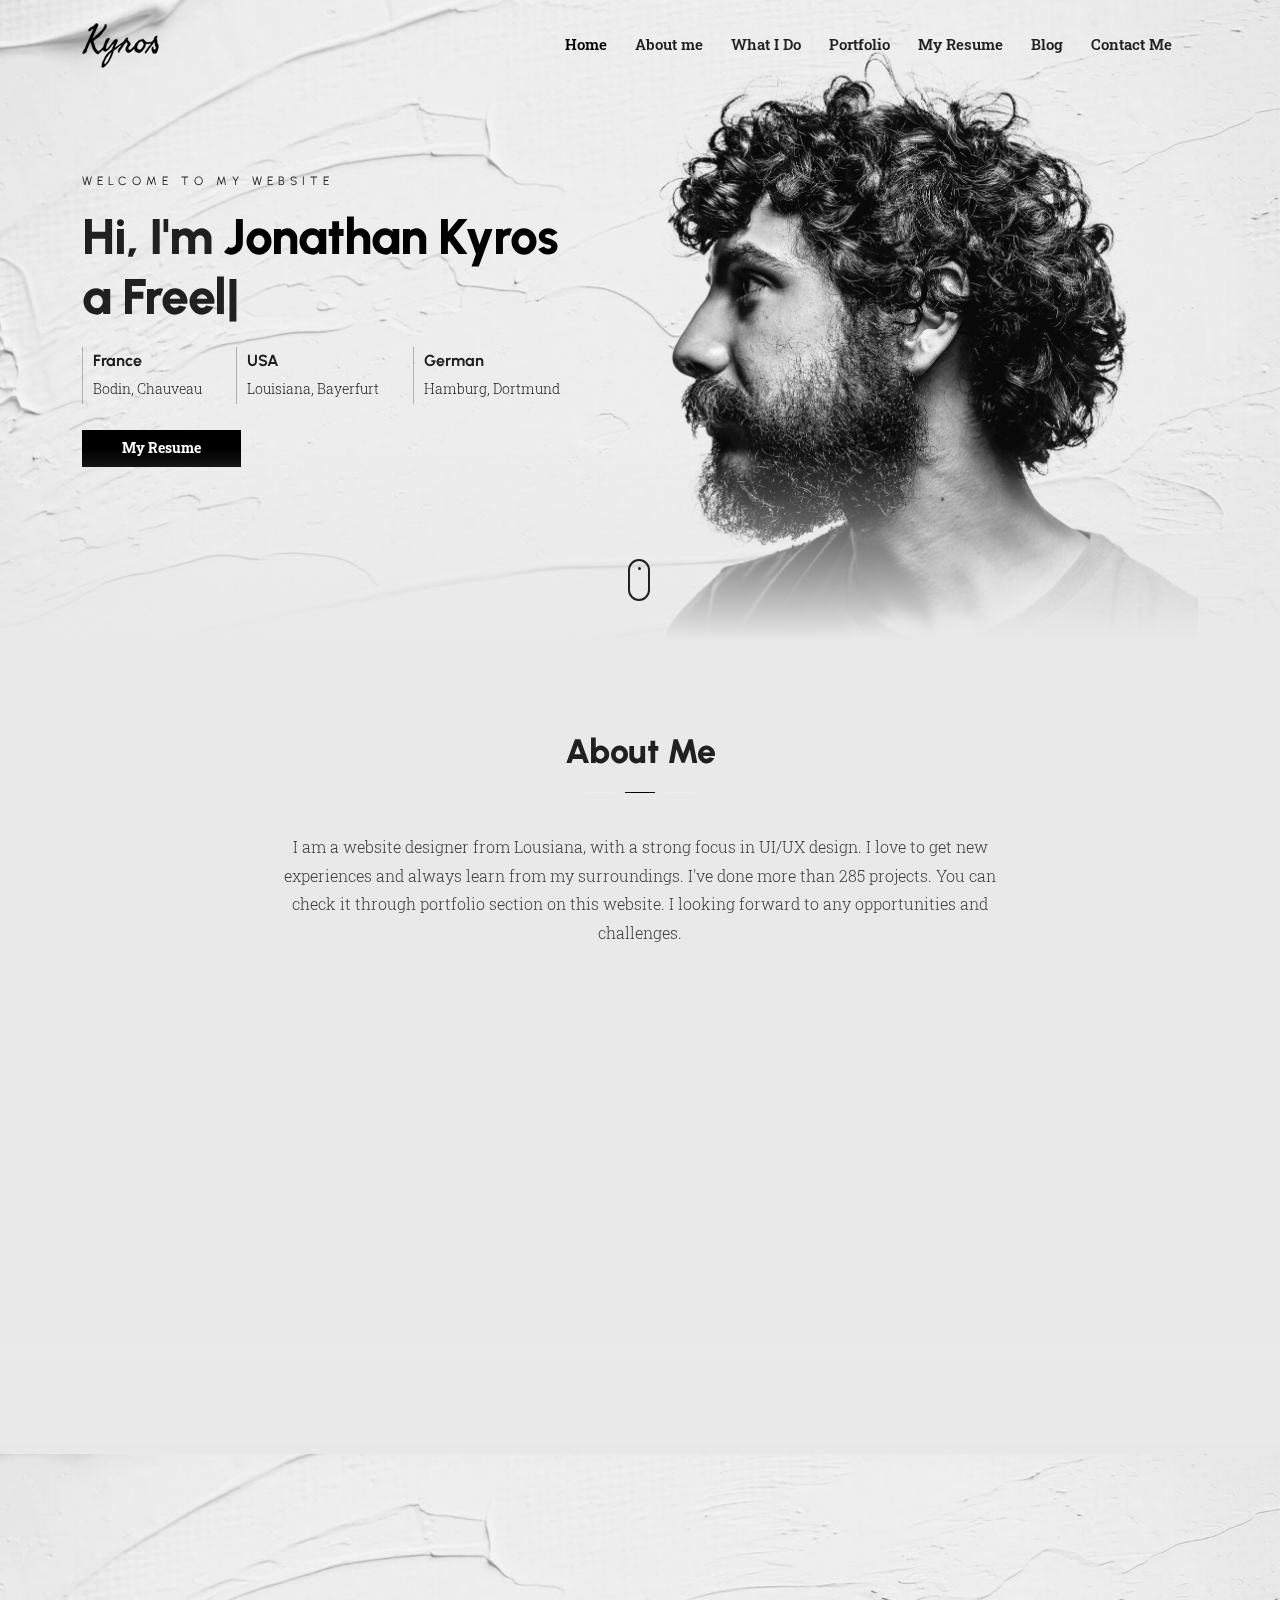
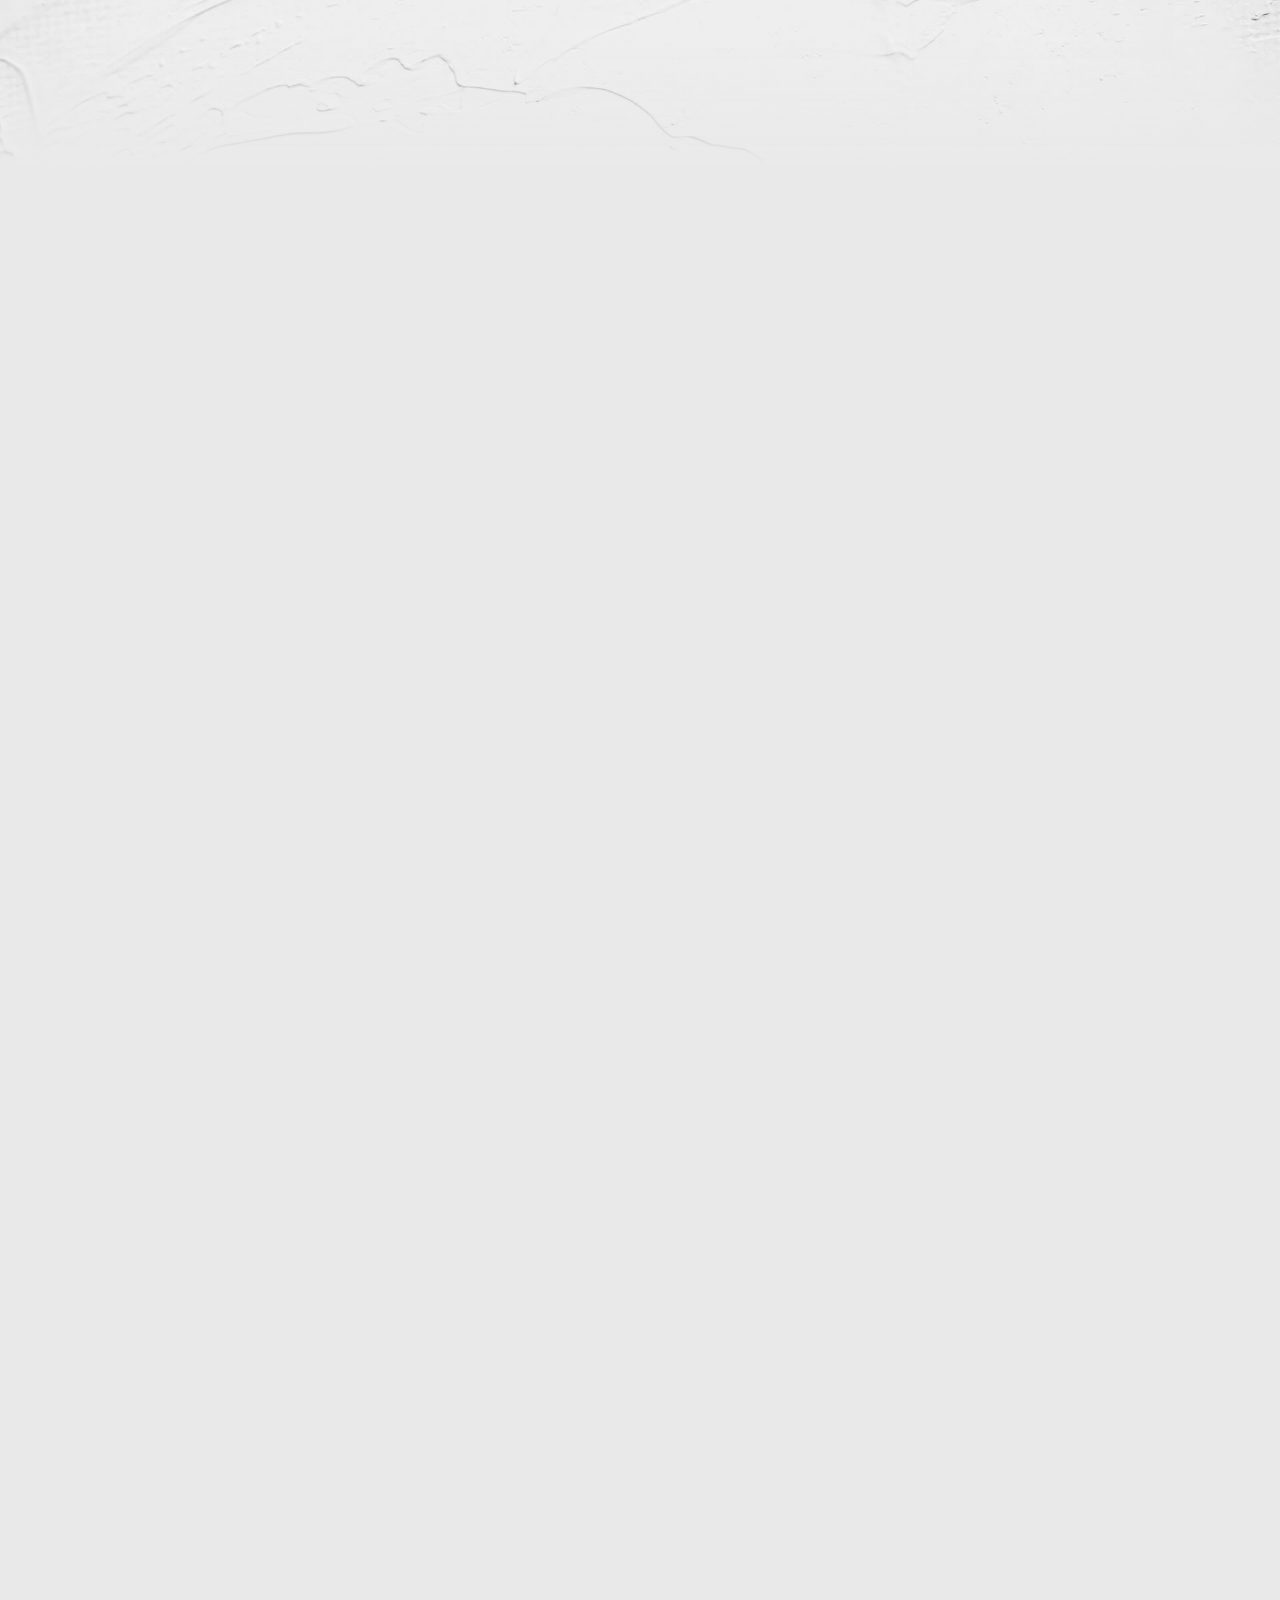
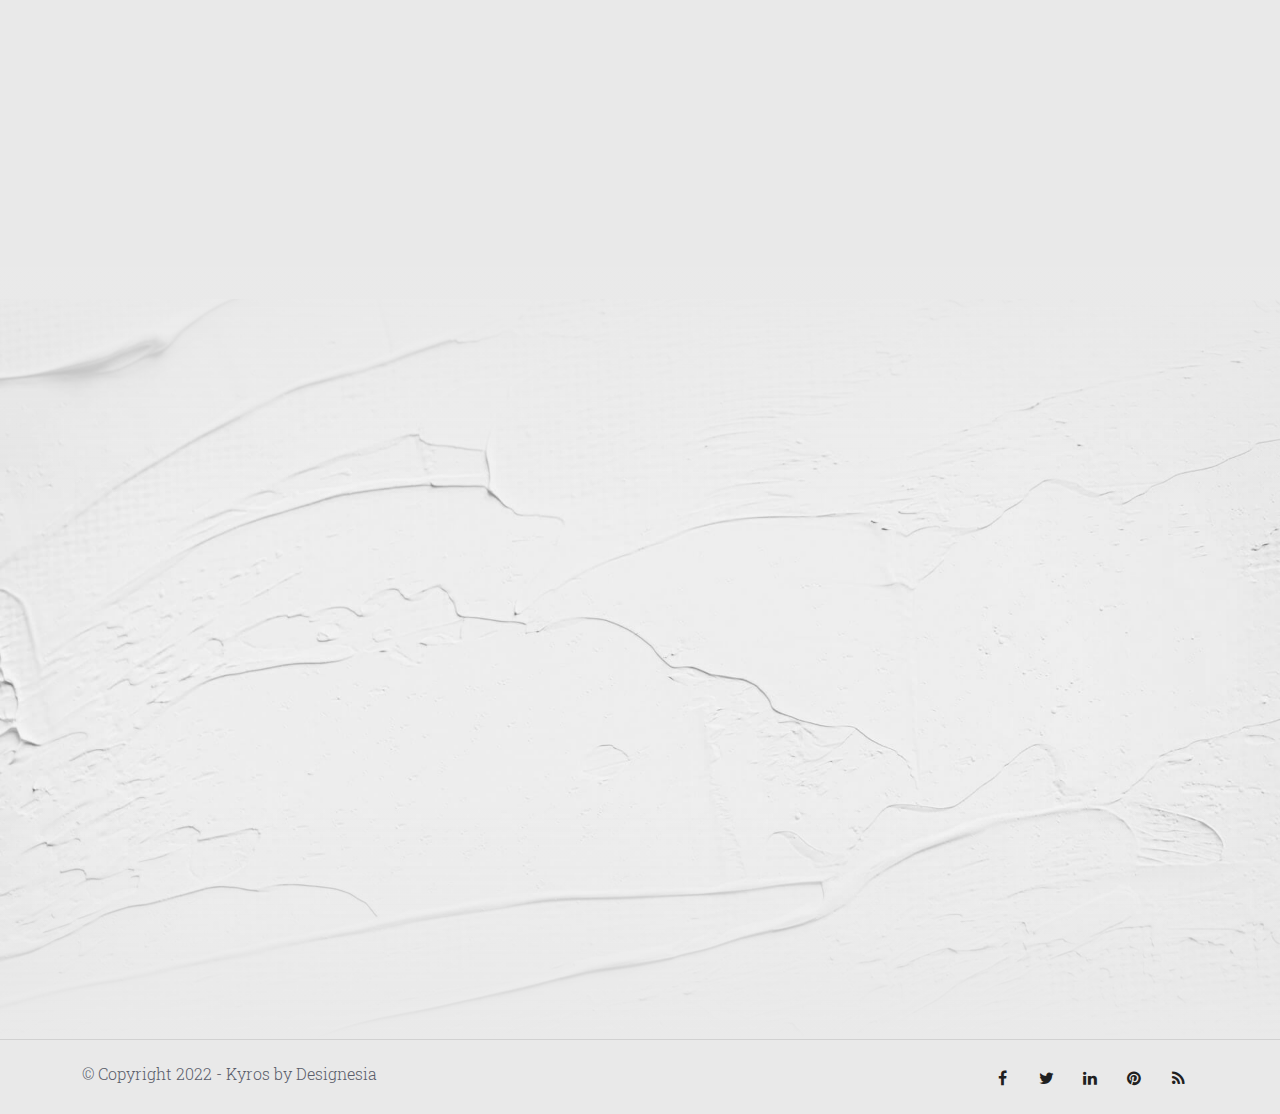
<file: index-grey.html>
<!DOCTYPE html>
<html lang="zxx">

<head>
    <title>Kyros - Personal Website</title>
    <link rel="icon" href="images/icon.png" type="image/gif" sizes="16x16">
    <meta content="text/html;charset=utf-8" http-equiv="Content-Type">
    <meta content="width=device-width, initial-scale=1.0" name="viewport" />
    <meta content="Kyros - Personal Website" name="description" />
    <meta content="" name="keywords" />
    <meta content="" name="author" />
    <!-- CSS Files
    ================================================== -->
    <link href="css/bootstrap.min.css" rel="stylesheet" type="text/css" id="bootstrap" />
    <link href="css/plugins.css" rel="stylesheet" type="text/css" />
    <link href="css/style.css" rel="stylesheet" type="text/css" />
    <link href="css/custom-style-4.css" rel="stylesheet" type="text/css" />
    <style>
        :root {
            --primary-color: #000000;
            --primary-color-rgb: 0,0,0;
        }
    </style>
    <link href="css/coloring.css" rel="stylesheet" type="text/css" />
</head>

<body class="onepage">
    <div id="wrapper">
        <!-- header begin -->
        <header class="transparent header-light">
            <div class="container">
                <div class="row">
                    <div class="col-md-12">
                        <div class="de-flex sm-pt10">
                            <div class="de-flex-col">
                                <div class="de-flex-col">
                                    <!-- logo begin -->
                                    <div id="logo">
                                        <a href="index.html">
                                            <img alt="" class="logo" src="images/logo-6.png" />
                                            <img alt="" class="logo-2" src="images/logo-6.png" />
                                        </a>
                                    </div>
                                    <!-- logo close -->
                                </div>
                            </div>
                            <div class="de-flex-col header-col-right">
                                <ul id="mainmenu">
                                    <li><a class="active" href="#top">Home<span></span></a></li>
                                    <li><a href="#section-about">About me<span></span></a></li>
                                    <li><a href="#section-services">What I Do<span></span></a></li>
                                    <li><a href="#section-portfolio">Portfolio<span></span></a></li>
                                    <li><a href="#section-resume">My Resume<span></span></a></li>
                                    <li><a href="#section-blog">Blog<span></span></a></li>
                                    <li><a href="#section-contact">Contact Me<span></span></a></li>
                                </ul>
                                <div class="menu_side_area">
                                    <span id="menu-btn"></span>
                                </div>
                            </div>
                        </div>
                    </div>
                </div>
            </div>
        </header>
        <!-- header close -->
        <!-- content begin -->
        <div class="no-bottom no-top" id="content">
            <div id="top"></div>

            <!-- page preloader begin -->
            <div id="preloader">
                <div class="preloader1"></div>
            </div>
            <!-- page preloader close -->
            
            <!-- float text begin -->
            <div class="float-text">
                <div class="de_social-icons">
                    <a href="#"><i class="fa fa-facebook fa-lg"></i></a>
                    <a href="#"><i class="fa fa-twitter fa-lg"></i></a>
                    <a href="#"><i class="fa fa-instagram fa-lg"></i></a>
                </div>
                <span>Follow Me</span>
            </div>
            <!-- float text close --> 

            <!-- load external content begin -->
            <div id="de_modal">
                <button class="button-close"></button>
                <div class="d-modal-loader"></div>
            </div>
             <!-- load external content close -->

            
            <section aria-label="section" class="jarallax no-top-md no-bottom sm-pt-120 overflow-hidden">
                <img src="images/background/l11.jpg" class="jarallax-img" alt="">
                <div class="container">
                        <div class="row align-items-center">
                            <div class="col-md-6">
                                <h5 class="s1 wow fadeInUp" data-wow-delay=".4s">Welcome to My Website</h5>
                                <div class="spacer-10"></div>
                                <div class="h1 wow fadeInUp" data-wow-delay=".6s">
                                    Hi, I'm <span class="id-color">Jonathan Kyros</span><br>a
                                    <div class="typed-strings">
                                        <p>Freelancer.</p>
                                        <p>Designer.</p>
                                        <p>Illustrator.</p>
                                        <p>Photographer.</p>
                                    </div>
                                    <div class="typed"></div>
                                </div>
                                <ul class="list_location wow fadeInUp" data-wow-delay=".8s">
                                    <li><span>France</span>Bodin, Chauveau</li>
                                    <li><span>USA</span>Louisiana, Bayerfurt</li>
                                    <li><span>German</span>Hamburg, Dortmund</li>
                                </ul>
                                <div class="spacer-10"></div>
                                <a class="btn-main wow fadeInUp" data-wow-delay=".6s" href="#section-resume">My Resume</a>
                            </div>
                            <div class="col-md-6">
                                <img src="images/misc/8.png" class="img-fluid wow fadeInUp" data-wow-delay=".8s" alt="">
                            </div>
                        </div>
                    </div>
                <a href="#section-about" class="mouse-icon-click scroll-to wow fadeInUp" data-wow-delay=".8s">
                    <span class="mouse fadeScroll relative" data-scroll-speed="10">
                        <span class="scroll"></span>
                    </span>
                </a>
                <div class="de-gradient-edge-bottom"></div>
            </section>
            <section id="section-about">
                <div class="container relative">
                    <div class="row">
                        <div class="col-md-12 text-center wow fadeInUp">
                            <h2>About Me</h2>
                            <div class="space-border"></div>
                        </div>
                        <div class="col-md-8 offset-md-2 text-center wow fadeInUp">
                            <p>I am a website designer from Lousiana, with a strong focus in UI/UX design. I love to get new experiences and always learn from my surroundings. I've done more than 285 projects. You can check it through portfolio section on
                                this website. I looking forward to any opportunities and challenges. </p>
                        </div>
                        <div class="spacer-single"></div>
                        <div class="col-lg-3 position-relative wow fadeIn" data-wow-delay=".2s">
                            <div class="position-relative">
                                <div class="progressbar" data-animate="false">
                                    <div class="circle" data-percent="90">
                                        <div></div>
                                    </div>
                                    <h4>HTML</h4>
                                </div>
                            </div>
                        </div>
                        <div class="col-lg-3 position-relative wow fadeIn" data-wow-delay=".4s">
                            <div class="position-relative">
                                <div class="progressbar" data-animate="false">
                                    <div class="circle" data-percent="85">
                                        <div></div>
                                    </div>
                                    <h4>CSS</h4>
                                </div>
                            </div>
                        </div>
                        <div class="col-lg-3 position-relative wow fadeIn" data-wow-delay=".6s">
                            <div class="position-relative">
                                <div class="progressbar" data-animate="false">
                                    <div class="circle" data-percent="80">
                                        <div></div>
                                    </div>
                                    <h4>PHP</h4>
                                </div>
                            </div>
                        </div>
                        <div class="col-lg-3 position-relative wow fadeIn" data-wow-delay=".8s">
                            <div class="position-relative">
                                <div class="progressbar" data-animate="false">
                                    <div class="circle" data-percent="75">
                                        <div></div>
                                    </div>
                                    <h4>jQuery</h4>
                                </div>
                            </div>
                        </div>
                    </div>
                </div>
            </section>
            <section id="section-my-quote" aria-label="section" class="jarallax no-top no-bottom">
                <div class="de-gradient-edge-top"></div>
                <img src="images/background/l11.jpg" class="jarallax-img" alt="">
                <div class="container">
                    <div class="row align-items-center">
                        <div class="col-md-10 offset-md-1">
                            <blockquote class="q-big wow fadeIn" data-wow-duration="3s">
                                <i class="d-big icon_quotations"></i>
                                Do more than is required. What is the distance between someone who achieves their goals consistently and those who spend their lives and careers merely following? The extra mile.
                                <span class="d-quote-by">Kyros Noriaki</span>
                            </blockquote>
                            <div class="spacer-double"></div>
                        </div>
                    </div>
                    </div>
                <div class="de-gradient-edge-bottom"></div>
            </section>
            <section id="section-services" class="no-bottom">
                <div class="container relative">
                    <div class="row">
                        <div class="col-md-12 text-center wow fadeInUp">
                            <h2>What I Do</h2>
                            <div class="space-border"></div>
                        </div>
                        <div class="spacer-single"></div>
                        <div class="row">
                            <div class="col-lg-4 wow fadeIn" data-wow-delay=".2s">
                                <div class="de-card-v1">
                                    <div class="d-inner">
                                        <i class="icon_genius id-color"></i>
                                        <div class="text">
                                            <h3>Branding</h3>
                                            Ex velit cupidatat magna voluptate deserunt quis et dolor adipisicing elit culpa ad exercitation proident irure deserunt irure.
                                        </div>
                                    </div>
                                </div>
                            </div>
                            <div class="col-lg-4 wow fadeIn" data-wow-delay=".4s">
                                <div class="de-card-v1">
                                    <div class="d-inner">
                                        <i class="icon_tools id-color"></i>
                                        <div class="text">
                                            <h3>Development</h3>
                                            Ex velit cupidatat magna voluptate deserunt quis et dolor adipisicing elit culpa ad exercitation proident irure deserunt irure.
                                        </div>
                                    </div>
                                </div>
                            </div>
                            <div class="col-lg-4 wow fadeIn" data-wow-delay=".6s">
                                <div class="de-card-v1">
                                    <div class="d-inner">
                                        <i class="icon_camera_alt id-color"></i>
                                        <div class="text">
                                            <h3>Photography</h3>
                                            Ex velit cupidatat magna voluptate deserunt quis et dolor adipisicing elit culpa ad exercitation proident irure deserunt irure.
                                        </div>
                                    </div>
                                </div>
                            </div>
                        </div>
                    </div>
                </div>
            </section>
            <section id="section-portfolio" class="no-bottom">
                <div class="container relative">
                    <div class="row">
                        <div class="col-md-12 text-center wow fadeInUp">
                            <h2>Portfolio</h2>
                            <div class="space-border"></div>
                        </div>
                    </div>
                    <div id="gallery" class="row sequence">
                        <div class="col-md-4 item">
                            <div class="de_modal wow" data-url="single-project.html">
                                <div class="card-image-1 mod-c" data-tilt>
                                    <div class="d-text">
                                        <h3>Single Image</h3>
                                        <h5 class="d-tag">website</h5>
                                    </div>
                                    <img src="images/gallery/1.jpg" class="img-fluid" alt="">
                                </div>
                            </div>
                        </div>
                        <div class="col-md-4 item">
                            <div class="de_modal wow" data-url="single-project-2.html">
                                <div class="card-image-1 mod-c" data-tilt>
                                    <div class="d-text">
                                        <h3>Multiple Images</h3>
                                        <h5 class="d-tag">website</h5>
                                    </div>
                                    <img src="images/gallery/2.jpg" class="img-fluid" alt="">
                                </div>
                            </div>
                        </div>
                        <div class="col-md-4 item">
                            <div class="de_modal wow" data-url="single-project-3.html">
                                <div class="card-image-1 mod-c" data-tilt>
                                    <div class="d-text">
                                        <h3>Self Hosted Video</h3>
                                        <h5 class="d-tag">website</h5>
                                    </div>
                                    <img src="images/gallery/3.jpg" class="img-fluid" alt="">
                                </div>
                            </div>
                        </div>
                        <div class="col-md-4 item">
                            <div class="de_modal wow" data-url="single-project.html">
                                <div class="card-image-1 mod-c" data-tilt>
                                    <div class="d-text">
                                        <h3>Bluetec App</h3>
                                        <h5 class="d-tag">website</h5>
                                    </div>
                                    <img src="images/gallery/4.jpg" class="img-fluid" alt="">
                                </div>
                            </div>
                        </div>
                        <div class="col-md-4 item">
                            <div class="de_modal wow" data-url="single-project.html">
                                <div class="card-image-1 mod-c" data-tilt>
                                    <div class="d-text">
                                        <h3>Uhost Hosting</h3>
                                        <h5 class="d-tag">website</h5>
                                    </div>
                                    <img src="images/gallery/5.jpg" class="img-fluid" alt="">
                                </div>
                            </div>
                        </div>
                        <div class="col-md-4 item">
                            <div class="de_modal wow" data-url="single-project.html">
                                <div class="card-image-1 mod-c" data-tilt>
                                    <div class="d-text">
                                        <h3>Bolo Creative</h3>
                                        <h5 class="d-tag">website</h5>
                                    </div>
                                    <img src="images/gallery/6.jpg" class="img-fluid" alt="">
                                </div>
                            </div>
                        </div>
                    </div>
                </div>
            </section>
            <section id="section-resume">
                <div class="container relative">
                    <div class="row">
                        <div class="col-md-12 text-center wow fadeInUp">
                            <h2>My Resume</h2>
                            <div class="space-border"></div>
                        </div>
                    </div>
                    <div class="row gh-5">
                        <div class="col-lg-6 wow fadeInUp">
                            <div class="p-4">
                                <h3 class="s_border">Experiences</h3>
                                <ul class="d_timeline">
                                    <li class="d_timeline-item">
                                        <h3 class="d_timeline-title">2014 - now</h3>
                                        <p class="d_timeline-text"><span class="d_title">Founder &amp; Creative Director</span><span class="d_company">Kyros Studio</span>Lorem ipsum dolor sit amet consectetur adipisicing elit. Animi tempora perferendis vero officia enim impedit voluptatem dignissimos, veniam ratione est alias rerum aperiam, nam aliquam reprehenderit iste dolor.</p>
                                    </li>
                                    <li class="d_timeline-item">
                                        <h3 class="d_timeline-title">2010 - 2014</h3>
                                        <p class="d_timeline-text"><span class="d_title">Senior UI / UX Designer</span><span class="d_company">Google Inc</span>Lorem ipsum dolor sit amet consectetur adipisicing elit. Animi tempora perferendis vero officia enim impedit voluptatem dignissimos, veniam ratione est alias rerum aperiam, nam aliquam reprehenderit iste dolor.</p>
                                    </li>
                                    <li class="d_timeline-item">
                                        <h3 class="d_timeline-title">2008 - 2010</h3>
                                        <p class="d_timeline-text"><span class="d_title">Graphic Designer</span><span class="d_company">Kyros Studio</span>Lorem ipsum dolor sit amet consectetur adipisicing elit. Animi tempora perferendis vero officia enim impedit voluptatem dignissimos, veniam ratione est alias rerum aperiam, nam aliquam reprehenderit iste dolor.</p>
                                    </li>
                                </ul>
                            </div>
                        </div>
                        <div class="col-lg-6 wow fadeInUp">
                            <div class="p-4">
                                <h3 class="s_border">Education</h3>
                                <ul class="d_timeline">
                                    <li class="d_timeline-item">
                                        <h3 class="d_timeline-title">2004 - 2008</h3>
                                        <p class="d_timeline-text"><span class="d_title">Master in Design</span><span class="d_company">New York University</span>Lorem ipsum dolor sit amet consectetur adipisicing elit. Animi tempora perferendis vero officia enim impedit voluptatem dignissimos, veniam ratione est alias rerum aperiam, nam aliquam reprehenderit iste dolor.</p>
                                    </li>
                                    <li class="d_timeline-item">
                                        <h3 class="d_timeline-title">2004 - 2008</h3>
                                        <p class="d_timeline-text"><span class="d_title">Bachelor of Arts</span><span class="d_company">University of London</span>Lorem ipsum dolor sit amet consectetur adipisicing elit. Animi tempora perferendis vero officia enim impedit voluptatem dignissimos, veniam ratione est alias rerum aperiam, nam aliquam reprehenderit iste dolor.</p>
                                    </li>
                                    <li class="d_timeline-item">
                                        <h3 class="d_timeline-title">2006 - 2004</h3>
                                        <p class="d_timeline-text"><span class="d_title">Artist of College</span><span class="d_company">University of Sydney</span>Lorem ipsum dolor sit amet consectetur adipisicing elit. Animi tempora perferendis vero officia enim impedit voluptatem dignissimos, veniam ratione est alias rerum aperiam, nam aliquam reprehenderit iste dolor.</p>
                                    </li>
                                </ul>
                            </div>
                        </div>
                    </div>
                </div>
            </section>
            <section id="section-fun-facts" aria-label="section" class="jarallax no-top no-bottom">
                <div class="de-gradient-edge-top"></div>
                <img src="images/background/l11.jpg" class="jarallax-img" alt="">
                <div class="container">
                        <div class="row">
                            <div class="col-md-3 wow fadeIn" data-wow-delay="0">
                                <div class="de_count text-center">
                                    <h3 class="timer" data-to="8240" data-speed="2500">0</h3>
                                    <span>Hours of Works</span>
                                </div>
                            </div>

                            <div class="col-md-3 wow fadeIn" data-wow-delay=".25s">
                                <div class="de_count text-center">
                                    <h3 class="timer" data-to="315" data-speed="2500">0</h3>
                                    <span>Projects Done</span>
                                </div>
                            </div>

                            <div class="col-md-3 wow fadeIn" data-wow-delay=".5s">
                                <div class="de_count text-center">
                                    <h3 class="timer" data-to="250" data-speed="2500">0</h3>
                                    <span>Satisfied Customers</span>
                                </div>
                            </div>

                            <div class="col-md-3 wow fadeIn" data-wow-delay=".75s">
                                <div class="de_count text-center">
                                    <h3 class="timer" data-to="32" data-speed="2500">0</h3>
                                    <span>Awards Winning</span>
                                </div>
                            </div>
                        </div>
                    </div>
                <div class="de-gradient-edge-bottom"></div>
            </section>
            <section id="section-blog" class="no-bottom">
                <div class="container relative">
                    <div class="row">
                        <div class="col-md-12 text-center wow fadeInUp">
                            <h2>Recent Blog</h2>
                            <div class="space-border"></div>
                        </div>
                    </div>
                    <div id="carousel-blog" class="owl-carousel wow fadeInUp">
                        <div class="bloglist item">
                            <div class="post-content">
                                <div class="post-image">
                                    <div class="de_modal" data-url="single-blog.html"><img alt="" src="images/blog/1.jpg" class="lazy grayscale"></div>
                                </div>
                                <div class="post-text">
                                    <h4 class="de_modal" data-url="single-blog.html">How to Make Better User Interface</h4>
                                    <p>Dolore officia sint incididunt non excepteur ea mollit commodo ut enim reprehenderit cupidatat labore ad laborum consectetur consequat...</p>
                                </div>
                            </div>
                        </div>
                        <div class="bloglist item">
                            <div class="post-content">
                                <div class="post-image">
                                    <div class="de_modal" data-url="single-blog.html"><img alt="" src="images/blog/2.jpg" class="lazy grayscale"></div>
                                </div>
                                <div class="post-text">
                                    <h4 class="de_modal" data-url="single-blog.html">10 Web Design Tips From Experts</h4>
                                    <p>Dolore officia sint incididunt non excepteur ea mollit commodo ut enim reprehenderit cupidatat labore ad laborum consectetur consequat...</p>
                                </div>
                            </div>
                        </div>
                        <div class="bloglist item">
                            <div class="post-content">
                                <div class="post-image">
                                    <div class="de_modal" data-url="single-blog.html"><img alt="" src="images/blog/3.jpg" class="lazy grayscale"></div>
                                </div>
                                <div class="post-text">
                                    <h4 class="de_modal" data-url="single-blog.html">The Importance of Web Design</h4>
                                    <p>Dolore officia sint incididunt non excepteur ea mollit commodo ut enim reprehenderit cupidatat labore ad laborum consectetur consequat...</p>
                                </div>
                            </div>
                        </div>
                        <div class="bloglist item">
                            <div class="post-content">
                                <div class="post-image">
                                    <div class="de_modal" data-url="single-blog.html"><img alt="" src="images/blog/4.jpg" class="lazy grayscale"></div>
                                </div>
                                <div class="post-text">
                                    <h4 class="de_modal" data-url="single-blog.html">10 Web Design Tips From Experts</h4>
                                    <p>Dolore officia sint incididunt non excepteur ea mollit commodo ut enim reprehenderit cupidatat labore ad laborum consectetur consequat...</p>
                                </div>
                            </div>
                        </div>
                        <div class="bloglist item">
                            <div class="post-content">
                                <div class="post-image">
                                    <div class="de_modal" data-url="single-blog.html"><img alt="" src="images/blog/5.jpg" class="lazy grayscale"></div>
                                </div>
                                <div class="post-text">
                                    <h4 class="de_modal" data-url="single-blog.html">The Importance of Web Design</h4>
                                    <p>Dolore officia sint incididunt non excepteur ea mollit commodo ut enim reprehenderit cupidatat labore ad laborum consectetur consequat...</p>
                                </div>
                            </div>
                        </div>
                        <div class="bloglist item">
                            <div class="post-content">
                                <div class="post-image">
                                    <div class="de_modal" data-url="single-blog.html"><img alt="" src="images/blog/6.jpg" class="lazy grayscale"></div>
                                </div>
                                <div class="post-text">
                                    <h4 class="de_modal" data-url="single-blog.html">Tips for Healthy Teeth<span></span></h4>
                                    <p>Dolore officia sint incididunt non excepteur ea mollit commodo ut enim reprehenderit cupidatat labore ad laborum consectetur consequat...</p>
                                </div>
                            </div>
                        </div>
                    </div>
                </div>
            </section>
            <section id="section-contact" class="jarallax">
                <div class="de-gradient-edge-top"></div>
                <img src="images/background/l11.jpg" class="jarallax-img" alt="">
                <div class="container z-index-1000">
                    <div class="row">
                        <div class="col-md-12 text-center wow fadeInUp">
                            <h2>Contact Me</h2>
                            <div class="space-border"></div>
                        </div>
                        <div class="col-lg-8 offset-lg-2 wow fadeInUp">
                            <div class="contact_form_wrapper">
                                <form name="contactForm" id="contact_form" class="form-border" method="post" action="#">
                                    <div class="row">
                                        <div class="col-md-4">
                                            <div class="field-set">
                                                <input type="text" name="Name" id="name" class="form-control" placeholder="Your Name" required>
                                            </div>
                                        </div>
                                        <div class="col-md-4">
                                            <div class="field-set">
                                                <input type="text" name="Email" id="email" class="form-control" placeholder="Your Email" required>
                                            </div>
                                        </div>
                                        <div class="col-md-4">
                                            <div class="field-set">
                                                <input type="text" name="phone" id="phone" class="form-control" placeholder="Your Phone" required>
                                            </div>
                                        </div>
                                    </div>
                                    <div class="text-center">
                                        <div class="field-set">
                                            <textarea name="message" id="message" class="form-control" placeholder="Your Message" required></textarea>
                                        </div>
                                        <div class="g-recaptcha" data-sitekey="copy-your-site-key-here"></div>
                                        <div id='submit' class="mt10">
                                            <input type='submit' id='send_message' value='Send Message' class="btn-main">
                                        </div>

                                        <div id="success_message" class='success'>
                                            Your message has been sent successfully. Refresh this page if you want to send more messages.
                                        </div>
                                        <div id="error_message" class='error'>
                                            Sorry there was an error sending your form.
                                        </div>

                                    </div>
                                </form>
                            </div>
                            <div class="spacer-double"></div>
                            <div class="row text-center wow fadeInUp">
                                <div class="col-md-4">
                                    <div class="wm-1"></div>
                                    <h6>Email Me</h6>
                                    <p>contact@kyrosnoriaki.com</p>
                                </div>
                                <div class="col-md-4">
                                    <div class="wm-1"></div>
                                    <h6>Call Me</h6>
                                    <p>+1 700 333 92 96</p>
                                </div>
                                <div class="col-md-4">
                                    <div class="wm-1"></div>
                                    <h6>Address</h6>
                                    <p>Collins Street West, Louisiana, Bayerfurt, USA</p>
                                </div>
                            </div>
                        </div>
                    </div>
                </div>
                <div class="de-gradient-edge-bottom"></div>
            </section>
        </div>
        <!-- content close -->
        <a href="#" id="back-to-top"></a>
        <!-- footer begin -->
        <footer>
            <div class="container">
                <div class="row">
                    <div class="col-md-6">
                        <a href="index.html">
                            <span class="copy">&copy; Copyright 2022 - Kyros by Designesia</span>
                        </a>
                    </div>
                    <div class="col-md-6">
                        <div class="social-icons">
                            <a href="#"><i class="fa fa-facebook fa-lg"></i></a>
                            <a href="#"><i class="fa fa-twitter fa-lg"></i></a>
                            <a href="#"><i class="fa fa-linkedin fa-lg"></i></a>
                            <a href="#"><i class="fa fa-pinterest fa-lg"></i></a>
                            <a href="#"><i class="fa fa-rss fa-lg"></i></a>
                        </div>
                    </div>
                </div>
            </div>
        </footer>
        <!-- footer close -->
    </div>
    <!-- Javascript Files
    ================================================== -->
    <script src="js/plugins.js"></script>
    <script src="js/designesia.js"></script>
    <script src='https://www.google.com/recaptcha/api.js' async defer></script>
    <script src="form.js"></script>
    <script>
    jQuery(document).ready(function() {
        $(function() {
            // jquery typed plugin
            $(".typed").typed({
                stringsElement: $('.typed-strings'),
                typeSpeed: 100,
                backDelay: 500,
                loop: true,
                contentType: 'html', // or text
                // defaults to false for infinite loop
                loopCount: false,
                callback: function() { null; },
                resetCallback: function() { newTyped(); }
            });
        });
    });
    </script>
</body>

</html>
</file>
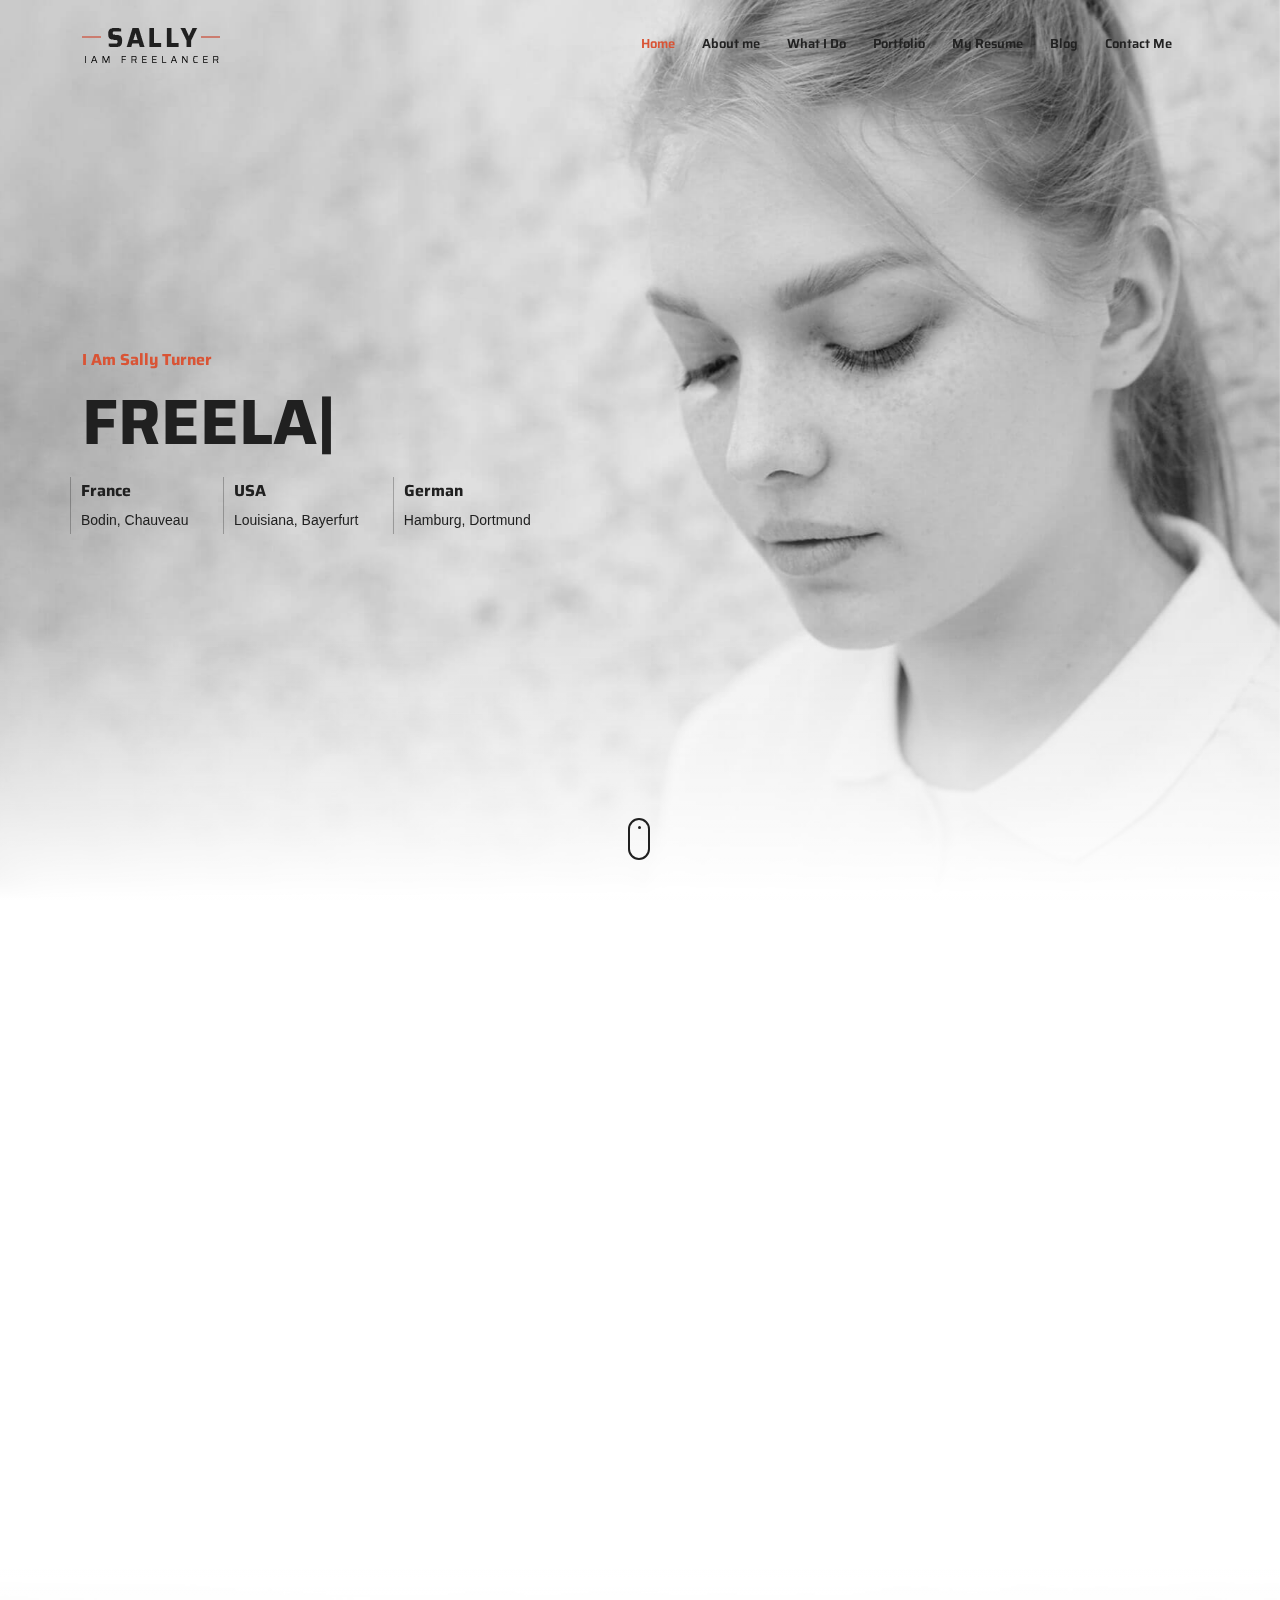
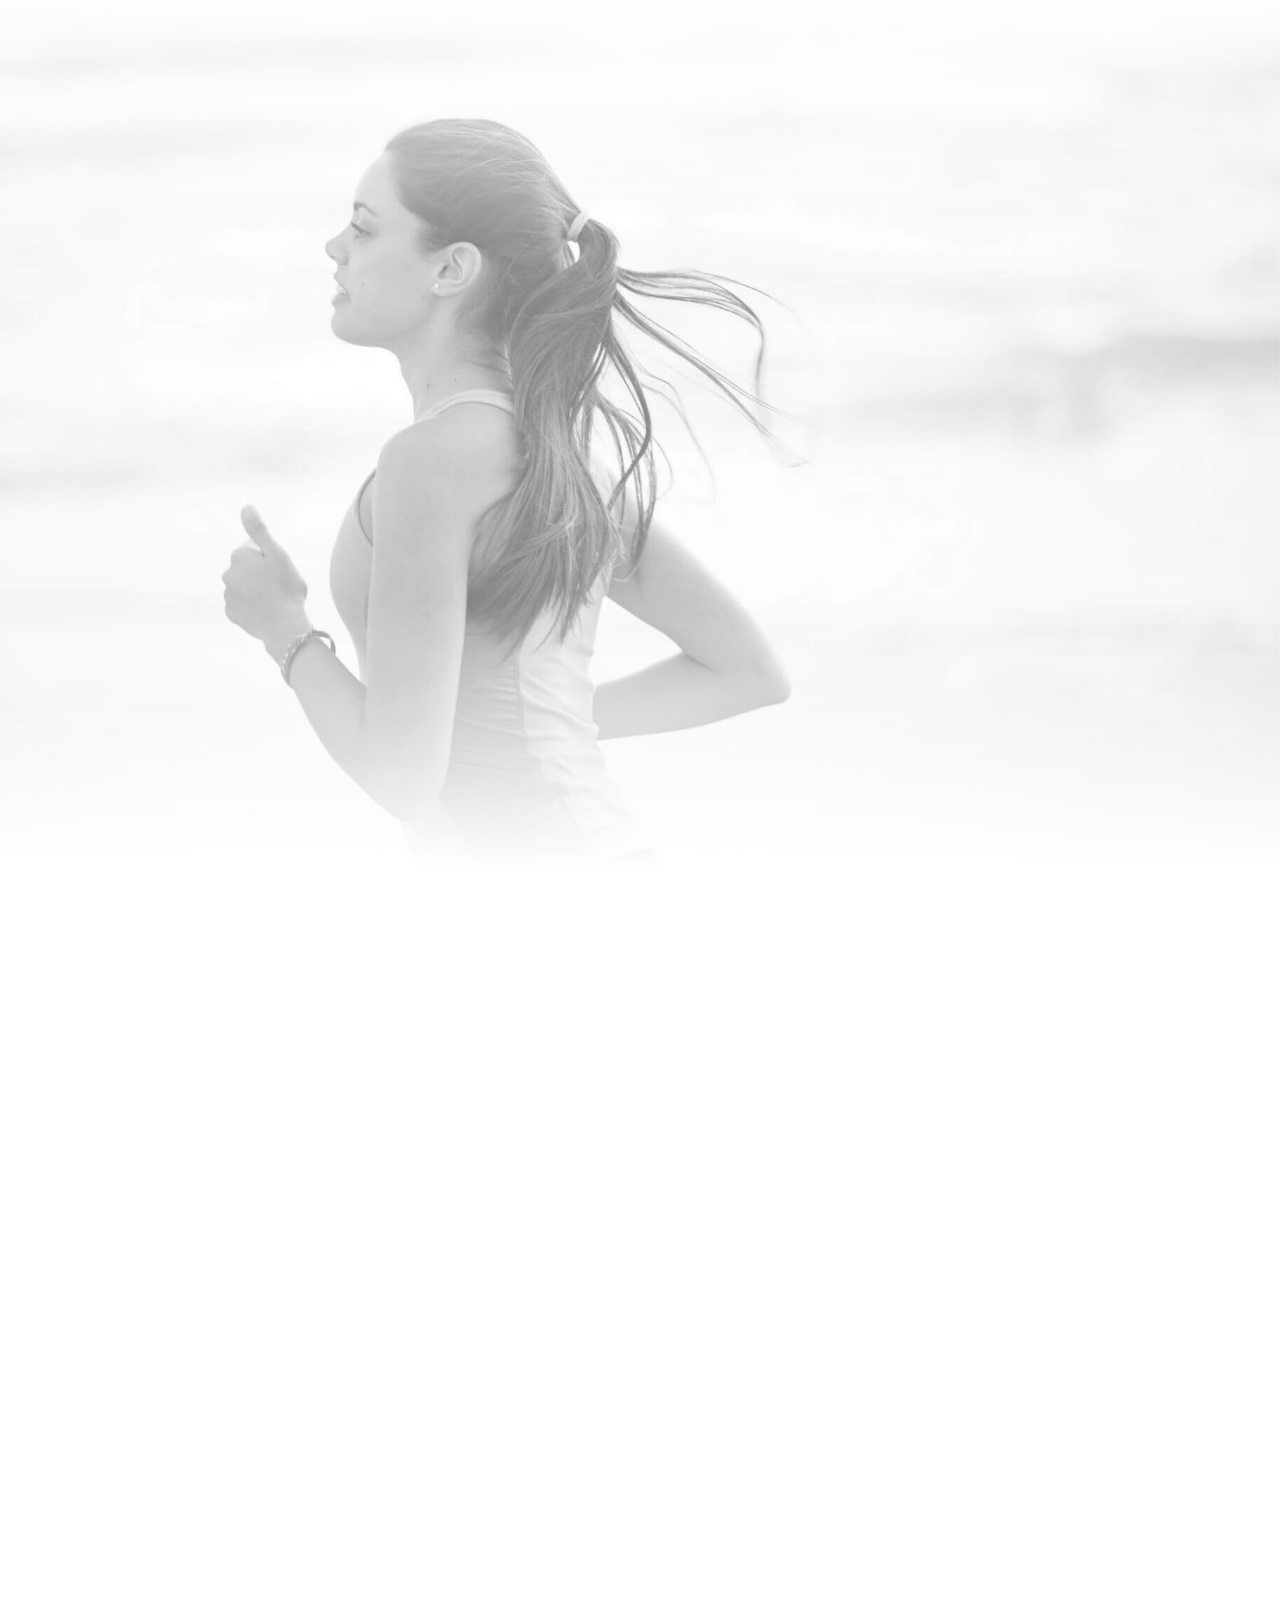
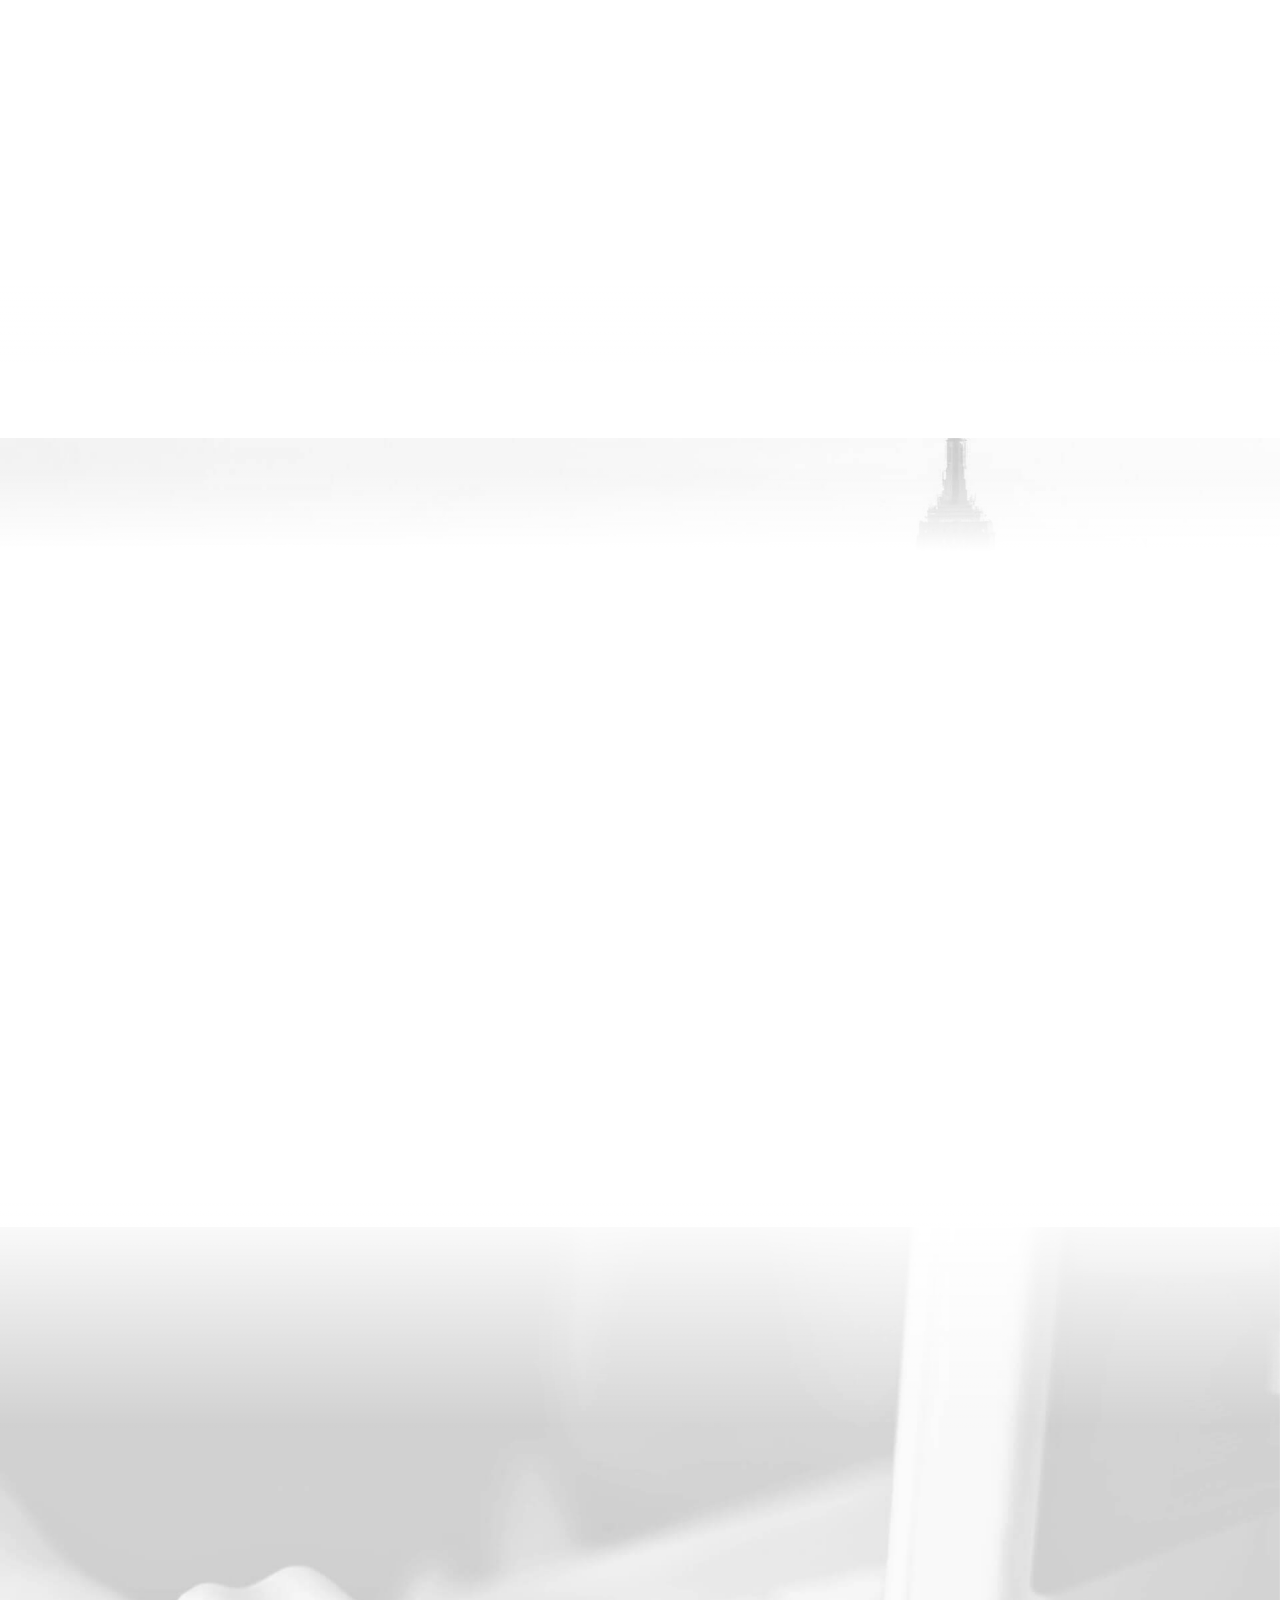
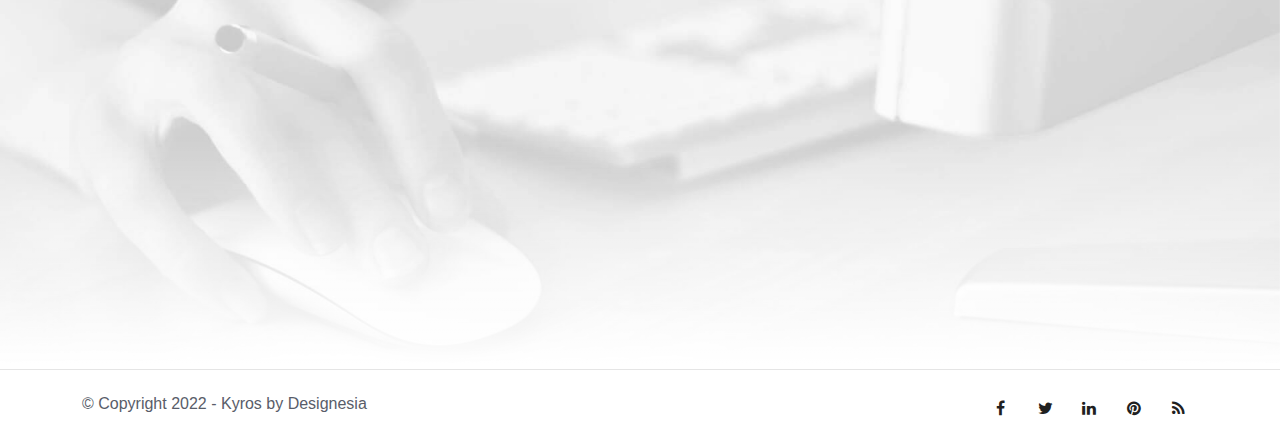
<file: index-light.html>
<!DOCTYPE html>
<html lang="zxx">

<head>
    <title>Kyros - Personal Website</title>
    <link rel="icon" href="images/icon.png" type="image/gif" sizes="16x16">
    <meta content="text/html;charset=utf-8" http-equiv="Content-Type">
    <meta content="width=device-width, initial-scale=1.0" name="viewport" />
    <meta content="Kyros - Personal Website" name="description" />
    <meta content="" name="keywords" />
    <meta content="" name="author" />
    <!-- CSS Files
    ================================================== -->
    <link href="css/bootstrap.min.css" rel="stylesheet" type="text/css" id="bootstrap" />
    <link href="css/plugins.css" rel="stylesheet" type="text/css" />
    <link href="css/style.css" rel="stylesheet" type="text/css" />
    <style>
        :root {
            --primary-color: #D95435;
            --primary-color-rgb: 217, 84, 53;
        }
    </style>
    <link href="css/coloring.css" rel="stylesheet" type="text/css" />
</head>

<body class="onepage">
    <div id="wrapper">
        <!-- header begin -->
        <header class="transparent header-light">
            <div class="container">
                <div class="row">
                    <div class="col-md-12">
                        <div class="de-flex sm-pt10">
                            <div class="de-flex-col">
                                <div class="de-flex-col">
                                    <!-- logo begin -->
                                    <div id="logo">
                                        <a href="index.html">
                                            <img alt="" class="logo" src="images/logo-3.png" />
                                            <img alt="" class="logo-2" src="images/logo-3.png" />
                                        </a>
                                    </div>
                                    <!-- logo close -->
                                </div>
                            </div>
                            <div class="de-flex-col header-col-right">
                                <ul id="mainmenu">
                                    <li><a class="active" href="#top">Home<span></span></a></li>
                                    <li><a href="#section-about">About me<span></span></a></li>
                                    <li><a href="#section-services">What I Do<span></span></a></li>
                                    <li><a href="#section-portfolio">Portfolio<span></span></a></li>
                                    <li><a href="#section-resume">My Resume<span></span></a></li>
                                    <li><a href="#section-blog">Blog<span></span></a></li>
                                    <li><a href="#section-contact">Contact Me<span></span></a></li>
                                </ul>
                                <div class="menu_side_area">
                                    <span id="menu-btn"></span>
                                </div>
                            </div>
                        </div>
                    </div>
                </div>
            </div>
        </header>
        <!-- header close -->
        <!-- content begin -->
        <div class="no-bottom no-top" id="content">
            <div id="top"></div>

            <!-- page preloader begin -->
            <div id="preloader">
                <div class="preloader1"></div>
            </div>
            <!-- page preloader close -->
            
            <!-- float text begin -->
            <div class="float-text">
                <div class="de_social-icons">
                    <a href="#"><i class="fa fa-facebook fa-lg"></i></a>
                    <a href="#"><i class="fa fa-twitter fa-lg"></i></a>
                    <a href="#"><i class="fa fa-instagram fa-lg"></i></a>
                </div>
                <span>Follow Me</span>
            </div>
            <!-- float text close --> 

            <!-- load external content begin -->
            <div id="de_modal">
                <button class="button-close"></button>
                <div class="d-modal-loader"></div>
            </div>
             <!-- load external content close -->

            <section aria-label="section" class="jarallax no-top no-bottom">
                <img src="images/background/l1.jpg" class="jarallax-img" alt="">
                <div class="v-center">
                    <div class="container">
                        <div class="row align-items-center">
                            <div class="col-md-12">
                                <h6 class="wow fadeInUp" data-wow-delay=".4s"><span class="id-color">I Am Sally Turner</span></h6>
                                <div class="spacer-10"></div>
                                <div class="h1_big wow fadeInUp" data-wow-delay=".6s">
                                    <div class="typed-strings">
                                        <p>Freelancer</p>
                                        <p>Programmer</p>
                                        <p>Photographer</p>
                                    </div>
                                    <div class="typed"></div>
                                </div>
                            </div>
                            <div class="spacer-20"></div>
                            <ul class="list_location wow fadeInUp" data-wow-delay=".8s">
                                <li><span>France</span>Bodin, Chauveau</li>
                                <li><span>USA</span>Louisiana, Bayerfurt</li>
                                <li><span>German</span>Hamburg, Dortmund</li>
                            </ul>
                        </div>
                    </div>
                </div>
                <a href="#section-about" class="mouse-icon-click scroll-to">
                    <span class="mouse fadeScroll relative" data-scroll-speed="10">
                        <span class="scroll"></span>
                    </span>
                </a>
                <div class="de-gradient-edge-bottom"></div>
            </section>
            <section id="section-about">
                <div class="container relative">
                    <div class="row">
                        <div class="col-md-12 text-center wow fadeInUp">
                            <h2>About Me</h2>
                            <div class="space-border"></div>
                        </div>
                        <div class="col-md-8 offset-md-2 text-center wow fadeInUp">
                            <p>I am a website designer from Lousiana, with a strong focus in UI/UX design. I love to get new experiences and always learn from my surroundings. I've done more than 285 projects. You can check it through portfolio section on
                                this website. I looking forward to any opportunities and challenges. </p>
                        </div>
                        <div class="spacer-single"></div>
                        <div class="col-lg-3 position-relative wow fadeIn" data-wow-delay=".2s">
                            <div class="position-relative">
                                <div class="progressbar" data-animate="false">
                                    <div class="circle" data-percent="90">
                                        <div></div>
                                    </div>
                                    <h4>HTML</h4>
                                </div>
                            </div>
                        </div>
                        <div class="col-lg-3 position-relative wow fadeIn" data-wow-delay=".4s">
                            <div class="position-relative">
                                <div class="progressbar" data-animate="false">
                                    <div class="circle" data-percent="85">
                                        <div></div>
                                    </div>
                                    <h4>CSS</h4>
                                </div>
                            </div>
                        </div>
                        <div class="col-lg-3 position-relative wow fadeIn" data-wow-delay=".6s">
                            <div class="position-relative">
                                <div class="progressbar" data-animate="false">
                                    <div class="circle" data-percent="80">
                                        <div></div>
                                    </div>
                                    <h4>PHP</h4>
                                </div>
                            </div>
                        </div>
                        <div class="col-lg-3 position-relative wow fadeIn" data-wow-delay=".8s">
                            <div class="position-relative">
                                <div class="progressbar" data-animate="false">
                                    <div class="circle" data-percent="75">
                                        <div></div>
                                    </div>
                                    <h4>jQuery</h4>
                                </div>
                            </div>
                        </div>
                    </div>
                </div>
            </section>
            <section id="section-my-quote" aria-label="section" class="jarallax no-top no-bottom">
                <div class="de-gradient-edge-top"></div>
                <img src="images/background/l2.jpg" class="jarallax-img" alt="">
                <div class="v-center">
                    <div class="container">
                        <div class="row align-items-center">
                            <div class="col-md-10 offset-md-1">
                                <blockquote class="q-big wow fadeIn" data-wow-duration="3s">
                                    <i class="d-big icon_quotations"></i>
                                    Do more than is required. What is the distance between someone who achieves their goals consistently and those who spend their lives and careers merely following? The extra mile.
                                    <span class="d-quote-by">Kyros Noriaki</span>
                                </blockquote>
                                <div class="spacer-double"></div>
                            </div>
                        </div>
                    </div>
                </div>
                <div class="de-gradient-edge-bottom"></div>
            </section>
            <section id="section-services" class="no-bottom">
                <div class="container relative">
                    <div class="row">
                        <div class="col-md-12 text-center wow fadeInUp">
                            <h2>What I Do</h2>
                            <div class="space-border"></div>
                        </div>
                        <div class="spacer-single"></div>
                        <div class="row g-0">
                            <div class="col-lg-4 wow fadeIn" data-wow-delay=".2s">
                                <div class="de_3d-box">
                                    <div class="d-inner">
                                        <i class="icon_genius id-color"></i>
                                        <div class="text">
                                            <h3>Branding</h3>
                                            Ex velit cupidatat magna voluptate deserunt quis et dolor adipisicing elit culpa ad exercitation proident irure deserunt irure.
                                        </div>
                                    </div>
                                </div>
                            </div>
                            <div class="col-lg-4 wow fadeIn" data-wow-delay=".4s">
                                <div class="de_3d-box">
                                    <div class="d-inner">
                                        <i class="icon_tools id-color"></i>
                                        <div class="text">
                                            <h3>Development</h3>
                                            Ex velit cupidatat magna voluptate deserunt quis et dolor adipisicing elit culpa ad exercitation proident irure deserunt irure.
                                        </div>
                                    </div>
                                </div>
                            </div>
                            <div class="col-lg-4 wow fadeIn" data-wow-delay=".6s">
                                <div class="de_3d-box">
                                    <div class="d-inner">
                                        <i class="icon_camera_alt id-color"></i>
                                        <div class="text">
                                            <h3>Photography</h3>
                                            Ex velit cupidatat magna voluptate deserunt quis et dolor adipisicing elit culpa ad exercitation proident irure deserunt irure.
                                        </div>
                                    </div>
                                </div>
                            </div>
                        </div>
                    </div>
                </div>
            </section>
            <section id="section-portfolio" class="no-bottom">
                <div class="container relative">
                    <div class="row">
                        <div class="col-md-12 text-center wow fadeInUp">
                            <h2>Portfolio</h2>
                            <div class="space-border"></div>
                        </div>
                    </div>
                    <div id="gallery" class="row sequence">
                        <div class="col-md-4 item">
                            <div class="de_modal wow" data-url="single-project.html">
                                <div class="card-image-1 mod-c" data-tilt>
                                    <div class="d-text">
                                        <h3>Single Image</h3>
                                        <h5 class="d-tag">website</h5>
                                    </div>
                                    <img src="images/gallery/1.jpg" class="img-fluid" alt="">
                                </div>
                            </div>
                        </div>
                        <div class="col-md-4 item">
                            <div class="de_modal wow" data-url="single-project-2.html">
                                <div class="card-image-1 mod-c" data-tilt>
                                    <div class="d-text">
                                        <h3>Multiple Images</h3>
                                        <h5 class="d-tag">website</h5>
                                    </div>
                                    <img src="images/gallery/2.jpg" class="img-fluid" alt="">
                                </div>
                            </div>
                        </div>
                        <div class="col-md-4 item">
                            <div class="de_modal wow" data-url="single-project-3.html">
                                <div class="card-image-1 mod-c" data-tilt>
                                    <div class="d-text">
                                        <h3>Self Hosted Video</h3>
                                        <h5 class="d-tag">website</h5>
                                    </div>
                                    <img src="images/gallery/3.jpg" class="img-fluid" alt="">
                                </div>
                            </div>
                        </div>
                        <div class="col-md-4 item">
                            <div class="de_modal wow" data-url="single-project.html">
                                <div class="card-image-1 mod-c" data-tilt>
                                    <div class="d-text">
                                        <h3>Bluetec App</h3>
                                        <h5 class="d-tag">website</h5>
                                    </div>
                                    <img src="images/gallery/4.jpg" class="img-fluid" alt="">
                                </div>
                            </div>
                        </div>
                        <div class="col-md-4 item">
                            <div class="de_modal wow" data-url="single-project.html">
                                <div class="card-image-1 mod-c" data-tilt>
                                    <div class="d-text">
                                        <h3>Uhost Hosting</h3>
                                        <h5 class="d-tag">website</h5>
                                    </div>
                                    <img src="images/gallery/5.jpg" class="img-fluid" alt="">
                                </div>
                            </div>
                        </div>
                        <div class="col-md-4 item">
                            <div class="de_modal wow" data-url="single-project.html">
                                <div class="card-image-1 mod-c" data-tilt>
                                    <div class="d-text">
                                        <h3>Bolo Creative</h3>
                                        <h5 class="d-tag">website</h5>
                                    </div>
                                    <img src="images/gallery/6.jpg" class="img-fluid" alt="">
                                </div>
                            </div>
                        </div>
                    </div>
                </div>
            </section>
            <section id="section-resume">
                <div class="container relative">
                    <div class="row">
                        <div class="col-md-12 text-center wow fadeInUp">
                            <h2>My Resume</h2>
                            <div class="space-border"></div>
                        </div>
                    </div>
                    <div class="row gh-5">
                        <div class="col-lg-6 wow fadeInUp">
                            <div class="p-4">
                                <h3 class="s_border">Experiences</h3>
                                <ul class="d_timeline">
                                    <li class="d_timeline-item">
                                        <h3 class="d_timeline-title">2014 - now</h3>
                                        <p class="d_timeline-text"><span class="d_title">Founder &amp; Creative Director</span><span class="d_company">Kyros Studio</span>Lorem ipsum dolor sit amet consectetur adipisicing elit. Animi tempora perferendis vero officia enim impedit voluptatem dignissimos, veniam ratione est alias rerum aperiam, nam aliquam reprehenderit iste dolor.</p>
                                    </li>
                                    <li class="d_timeline-item">
                                        <h3 class="d_timeline-title">2010 - 2014</h3>
                                        <p class="d_timeline-text"><span class="d_title">Senior UI / UX Designer</span><span class="d_company">Google Inc</span>Lorem ipsum dolor sit amet consectetur adipisicing elit. Animi tempora perferendis vero officia enim impedit voluptatem dignissimos, veniam ratione est alias rerum aperiam, nam aliquam reprehenderit iste dolor.</p>
                                    </li>
                                    <li class="d_timeline-item">
                                        <h3 class="d_timeline-title">2008 - 2010</h3>
                                        <p class="d_timeline-text"><span class="d_title">Graphic Designer</span><span class="d_company">Kyros Studio</span>Lorem ipsum dolor sit amet consectetur adipisicing elit. Animi tempora perferendis vero officia enim impedit voluptatem dignissimos, veniam ratione est alias rerum aperiam, nam aliquam reprehenderit iste dolor.</p>
                                    </li>
                                </ul>
                            </div>
                        </div>
                        <div class="col-lg-6 wow fadeInUp">
                            <div class="p-4">
                                <h3 class="s_border">Education</h3>
                                <ul class="d_timeline">
                                    <li class="d_timeline-item">
                                        <h3 class="d_timeline-title">2004 - 2008</h3>
                                        <p class="d_timeline-text"><span class="d_title">Master in Design</span><span class="d_company">New York University</span>Lorem ipsum dolor sit amet consectetur adipisicing elit. Animi tempora perferendis vero officia enim impedit voluptatem dignissimos, veniam ratione est alias rerum aperiam, nam aliquam reprehenderit iste dolor.</p>
                                    </li>
                                    <li class="d_timeline-item">
                                        <h3 class="d_timeline-title">2004 - 2008</h3>
                                        <p class="d_timeline-text"><span class="d_title">Bachelor of Arts</span><span class="d_company">University of London</span>Lorem ipsum dolor sit amet consectetur adipisicing elit. Animi tempora perferendis vero officia enim impedit voluptatem dignissimos, veniam ratione est alias rerum aperiam, nam aliquam reprehenderit iste dolor.</p>
                                    </li>
                                    <li class="d_timeline-item">
                                        <h3 class="d_timeline-title">2006 - 2004</h3>
                                        <p class="d_timeline-text"><span class="d_title">Artist of College</span><span class="d_company">University of Sydney</span>Lorem ipsum dolor sit amet consectetur adipisicing elit. Animi tempora perferendis vero officia enim impedit voluptatem dignissimos, veniam ratione est alias rerum aperiam, nam aliquam reprehenderit iste dolor.</p>
                                    </li>
                                </ul>
                            </div>
                        </div>
                    </div>
                </div>
            </section>
            <section id="section-fun-facts" aria-label="section" class="jarallax">
                <div class="de-gradient-edge-top"></div>
                <img src="images/background/l3.jpg" class="jarallax-img" alt="">
                <div class="container">
                        <div class="row">
                            <div class="col-md-3 wow fadeIn" data-wow-delay="0">
                                <div class="de_count text-center">
                                    <h3 class="timer" data-to="8240" data-speed="2500">0</h3>
                                    <span>Hours of Works</span>
                                </div>
                            </div>

                            <div class="col-md-3 wow fadeIn" data-wow-delay=".25s">
                                <div class="de_count text-center">
                                    <h3 class="timer" data-to="315" data-speed="2500">0</h3>
                                    <span>Projects Done</span>
                                </div>
                            </div>

                            <div class="col-md-3 wow fadeIn" data-wow-delay=".5s">
                                <div class="de_count text-center">
                                    <h3 class="timer" data-to="250" data-speed="2500">0</h3>
                                    <span>Satisfied Customers</span>
                                </div>
                            </div>

                            <div class="col-md-3 wow fadeIn" data-wow-delay=".75s">
                                <div class="de_count text-center">
                                    <h3 class="timer" data-to="32" data-speed="2500">0</h3>
                                    <span>Awards Winning</span>
                                </div>
                            </div>
                        </div>
                    </div>
                <div class="de-gradient-edge-bottom"></div>
            </section>
            <section id="section-blog" class="no-bottom">
                <div class="container relative">
                    <div class="row">
                        <div class="col-md-12 text-center wow fadeInUp">
                            <h2>Recent Blog</h2>
                            <div class="space-border"></div>
                        </div>
                    </div>
                    <div id="carousel-blog" class="owl-carousel wow fadeInUp">
                        <div class="bloglist item">
                            <div class="post-content">
                                <div class="post-image">
                                    <div class="de_modal" data-url="single-blog.html"><img alt="" src="images/blog/1.jpg" class="lazy grayscale"></div>
                                </div>
                                <div class="post-text">
                                    <h4 class="de_modal" data-url="single-blog.html">How to Make Better User Interface</h4>
                                    <p>Dolore officia sint incididunt non excepteur ea mollit commodo ut enim reprehenderit cupidatat labore ad laborum consectetur consequat...</p>
                                </div>
                            </div>
                        </div>
                        <div class="bloglist item">
                            <div class="post-content">
                                <div class="post-image">
                                    <div class="de_modal" data-url="single-blog.html"><img alt="" src="images/blog/2.jpg" class="lazy grayscale"></div>
                                </div>
                                <div class="post-text">
                                    <h4 class="de_modal" data-url="single-blog.html">10 Web Design Tips From Experts</h4>
                                    <p>Dolore officia sint incididunt non excepteur ea mollit commodo ut enim reprehenderit cupidatat labore ad laborum consectetur consequat...</p>
                                </div>
                            </div>
                        </div>
                        <div class="bloglist item">
                            <div class="post-content">
                                <div class="post-image">
                                    <div class="de_modal" data-url="single-blog.html"><img alt="" src="images/blog/3.jpg" class="lazy grayscale"></div>
                                </div>
                                <div class="post-text">
                                    <h4 class="de_modal" data-url="single-blog.html">The Importance of Web Design</h4>
                                    <p>Dolore officia sint incididunt non excepteur ea mollit commodo ut enim reprehenderit cupidatat labore ad laborum consectetur consequat...</p>
                                </div>
                            </div>
                        </div>
                        <div class="bloglist item">
                            <div class="post-content">
                                <div class="post-image">
                                    <div class="de_modal" data-url="single-blog.html"><img alt="" src="images/blog/4.jpg" class="lazy grayscale"></div>
                                </div>
                                <div class="post-text">
                                    <h4 class="de_modal" data-url="single-blog.html">10 Web Design Tips From Experts</h4>
                                    <p>Dolore officia sint incididunt non excepteur ea mollit commodo ut enim reprehenderit cupidatat labore ad laborum consectetur consequat...</p>
                                </div>
                            </div>
                        </div>
                        <div class="bloglist item">
                            <div class="post-content">
                                <div class="post-image">
                                    <div class="de_modal" data-url="single-blog.html"><img alt="" src="images/blog/5.jpg" class="lazy grayscale"></div>
                                </div>
                                <div class="post-text">
                                    <h4 class="de_modal" data-url="single-blog.html">The Importance of Web Design</h4>
                                    <p>Dolore officia sint incididunt non excepteur ea mollit commodo ut enim reprehenderit cupidatat labore ad laborum consectetur consequat...</p>
                                </div>
                            </div>
                        </div>
                        <div class="bloglist item">
                            <div class="post-content">
                                <div class="post-image">
                                    <div class="de_modal" data-url="single-blog.html"><img alt="" src="images/blog/6.jpg" class="lazy grayscale"></div>
                                </div>
                                <div class="post-text">
                                    <h4 class="de_modal" data-url="single-blog.html">Tips for Healthy Teeth<span></span></h4>
                                    <p>Dolore officia sint incididunt non excepteur ea mollit commodo ut enim reprehenderit cupidatat labore ad laborum consectetur consequat...</p>
                                </div>
                            </div>
                        </div>
                    </div>
                </div>
            </section>
            <section id="section-contact" class="jarallax">
                <div class="de-gradient-edge-top"></div>
                <img src="images/background/l4.jpg" class="jarallax-img" alt="">
                <div class="container z-index-1000">
                    <div class="row">
                        <div class="col-md-12 text-center wow fadeInUp">
                            <h2>Contact Me</h2>
                            <div class="space-border"></div>
                        </div>
                        <div class="col-lg-8 offset-lg-2 wow fadeInUp">
                            <div class="contact_form_wrapper">
                                <form name="contactForm" id="contact_form" class="form-border" method="post" action="#">
                                    <div class="row">
                                        <div class="col-md-4">
                                            <div class="field-set">
                                                <input type="text" name="Name" id="name" class="form-control" placeholder="Your Name" required>
                                            </div>
                                        </div>
                                        <div class="col-md-4">
                                            <div class="field-set">
                                                <input type="text" name="Email" id="email" class="form-control" placeholder="Your Email" required>
                                            </div>
                                        </div>
                                        <div class="col-md-4">
                                            <div class="field-set">
                                                <input type="text" name="phone" id="phone" class="form-control" placeholder="Your Phone" required>
                                            </div>
                                        </div>
                                    </div>
                                    <div class="text-center">
                                        <div class="field-set">
                                            <textarea name="message" id="message" class="form-control" placeholder="Your Message" required></textarea>
                                        </div>
                                        <div class="g-recaptcha" data-sitekey="copy-your-site-key-here"></div>
                                        <div id='submit' class="mt10">
                                            <input type='submit' id='send_message' value='Send Message' class="btn-main">
                                        </div>

                                        <div id="success_message" class='success'>
                                            Your message has been sent successfully. Refresh this page if you want to send more messages.
                                        </div>
                                        <div id="error_message" class='error'>
                                            Sorry there was an error sending your form.
                                        </div>

                                    </div>
                                </form>
                            </div>
                            <div class="spacer-double"></div>
                            <div class="row text-center wow fadeInUp">
                                <div class="col-md-4">
                                    <div class="wm-1"></div>
                                    <h6>Email Me</h6>
                                    <p>contact@kyrosnoriaki.com</p>
                                </div>
                                <div class="col-md-4">
                                    <div class="wm-1"></div>
                                    <h6>Call Me</h6>
                                    <p>+1 700 333 92 96</p>
                                </div>
                                <div class="col-md-4">
                                    <div class="wm-1"></div>
                                    <h6>Address</h6>
                                    <p>Collins Street West, Louisiana, Bayerfurt, USA</p>
                                </div>
                            </div>
                        </div>
                    </div>
                </div>
                <div class="de-gradient-edge-bottom"></div>
            </section>
        </div>
        <!-- content close -->
        <a href="#" id="back-to-top"></a>
        <!-- footer begin -->
        <footer>
            <div class="container">
                <div class="row">
                    <div class="col-md-6">
                        <a href="index.html">
                            <span class="copy">&copy; Copyright 2022 - Kyros by Designesia</span>
                        </a>
                    </div>
                    <div class="col-md-6">
                        <div class="social-icons">
                            <a href="#"><i class="fa fa-facebook fa-lg"></i></a>
                            <a href="#"><i class="fa fa-twitter fa-lg"></i></a>
                            <a href="#"><i class="fa fa-linkedin fa-lg"></i></a>
                            <a href="#"><i class="fa fa-pinterest fa-lg"></i></a>
                            <a href="#"><i class="fa fa-rss fa-lg"></i></a>
                        </div>
                    </div>
                </div>
            </div>
        </footer>
        <!-- footer close -->
    </div>
    <!-- Javascript Files
    ================================================== -->
    <script src="js/plugins.js"></script>
    <script src="js/designesia.js"></script>
    <script src='https://www.google.com/recaptcha/api.js' async defer></script>
    <script src="form.js"></script>
    <script>
    jQuery(document).ready(function() {
        $(function() {
            // jquery typed plugin
            $(".typed").typed({
                stringsElement: $('.typed-strings'),
                typeSpeed: 100,
                backDelay: 500,
                loop: true,
                contentType: 'html', // or text
                // defaults to false for infinite loop
                loopCount: false,
                callback: function() { null; },
                resetCallback: function() { newTyped(); }
            });
        });
    });
    </script>
</body>

</html>
</file>
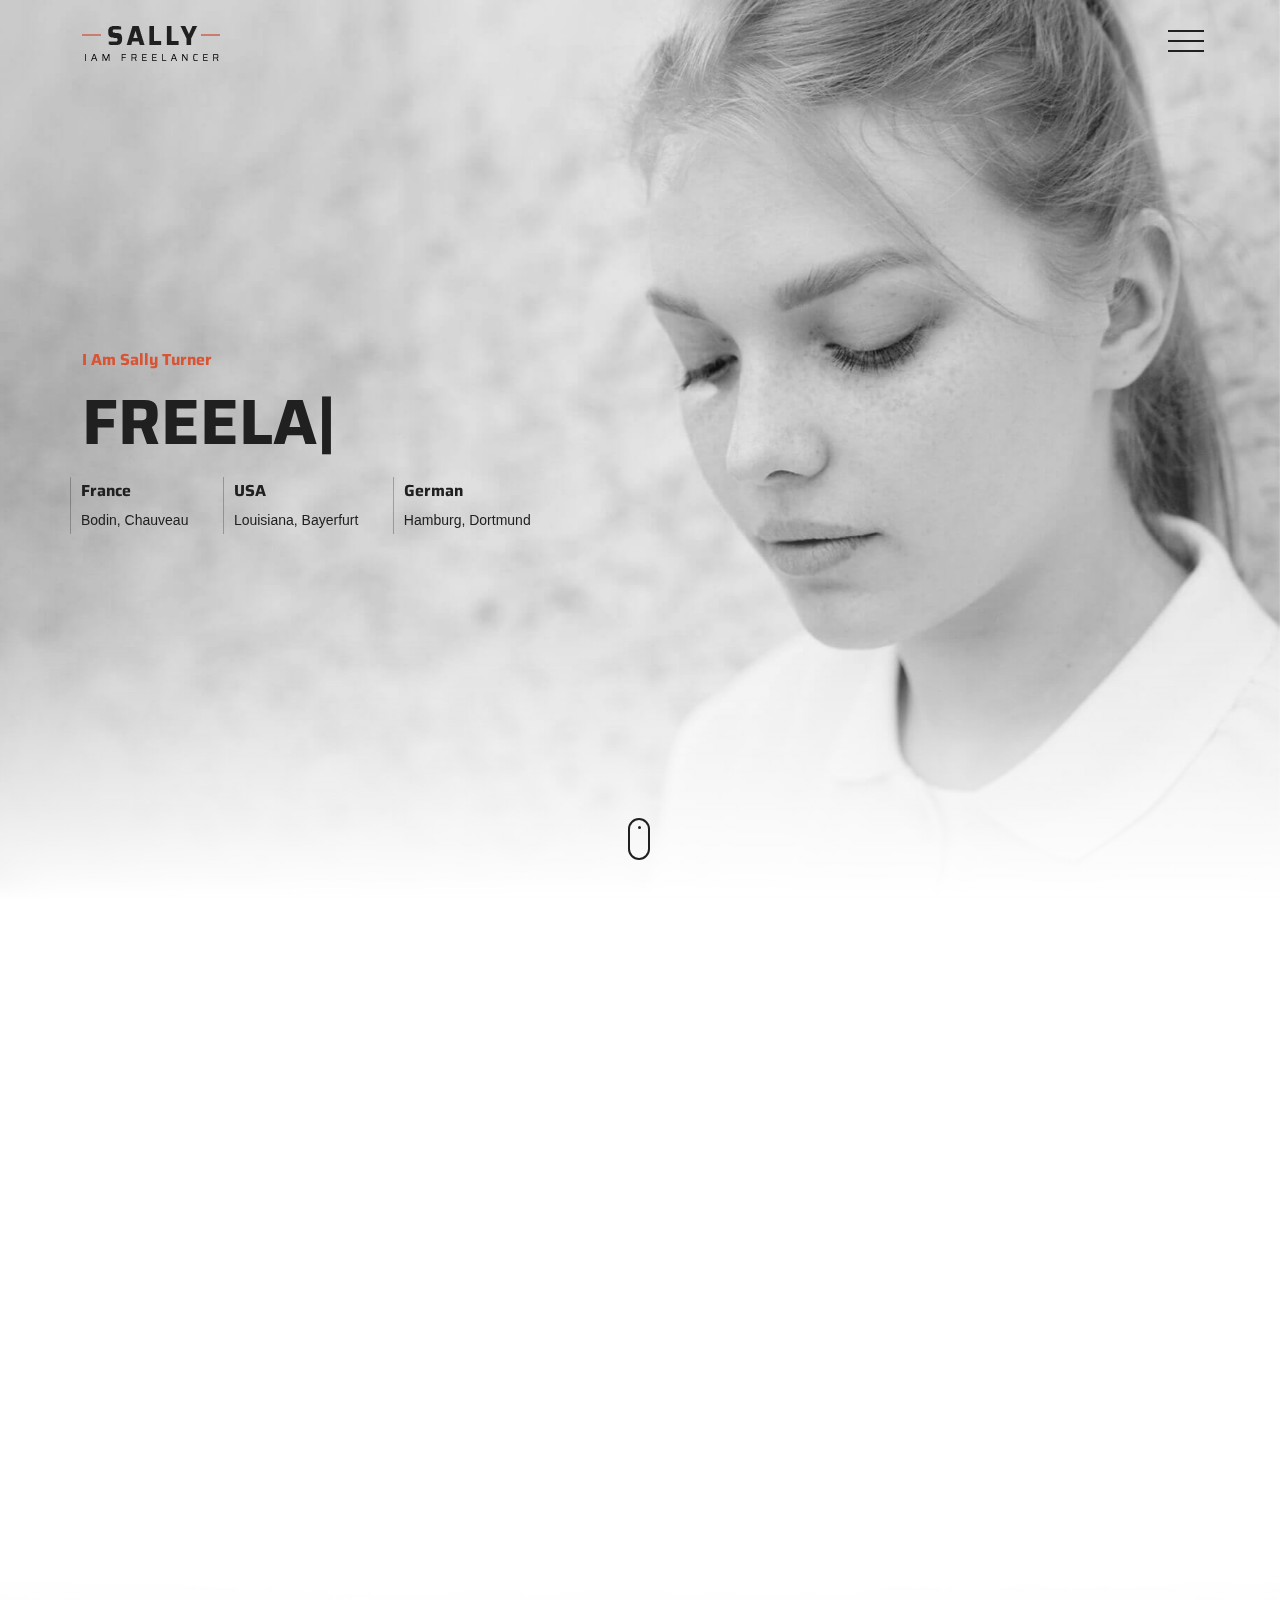
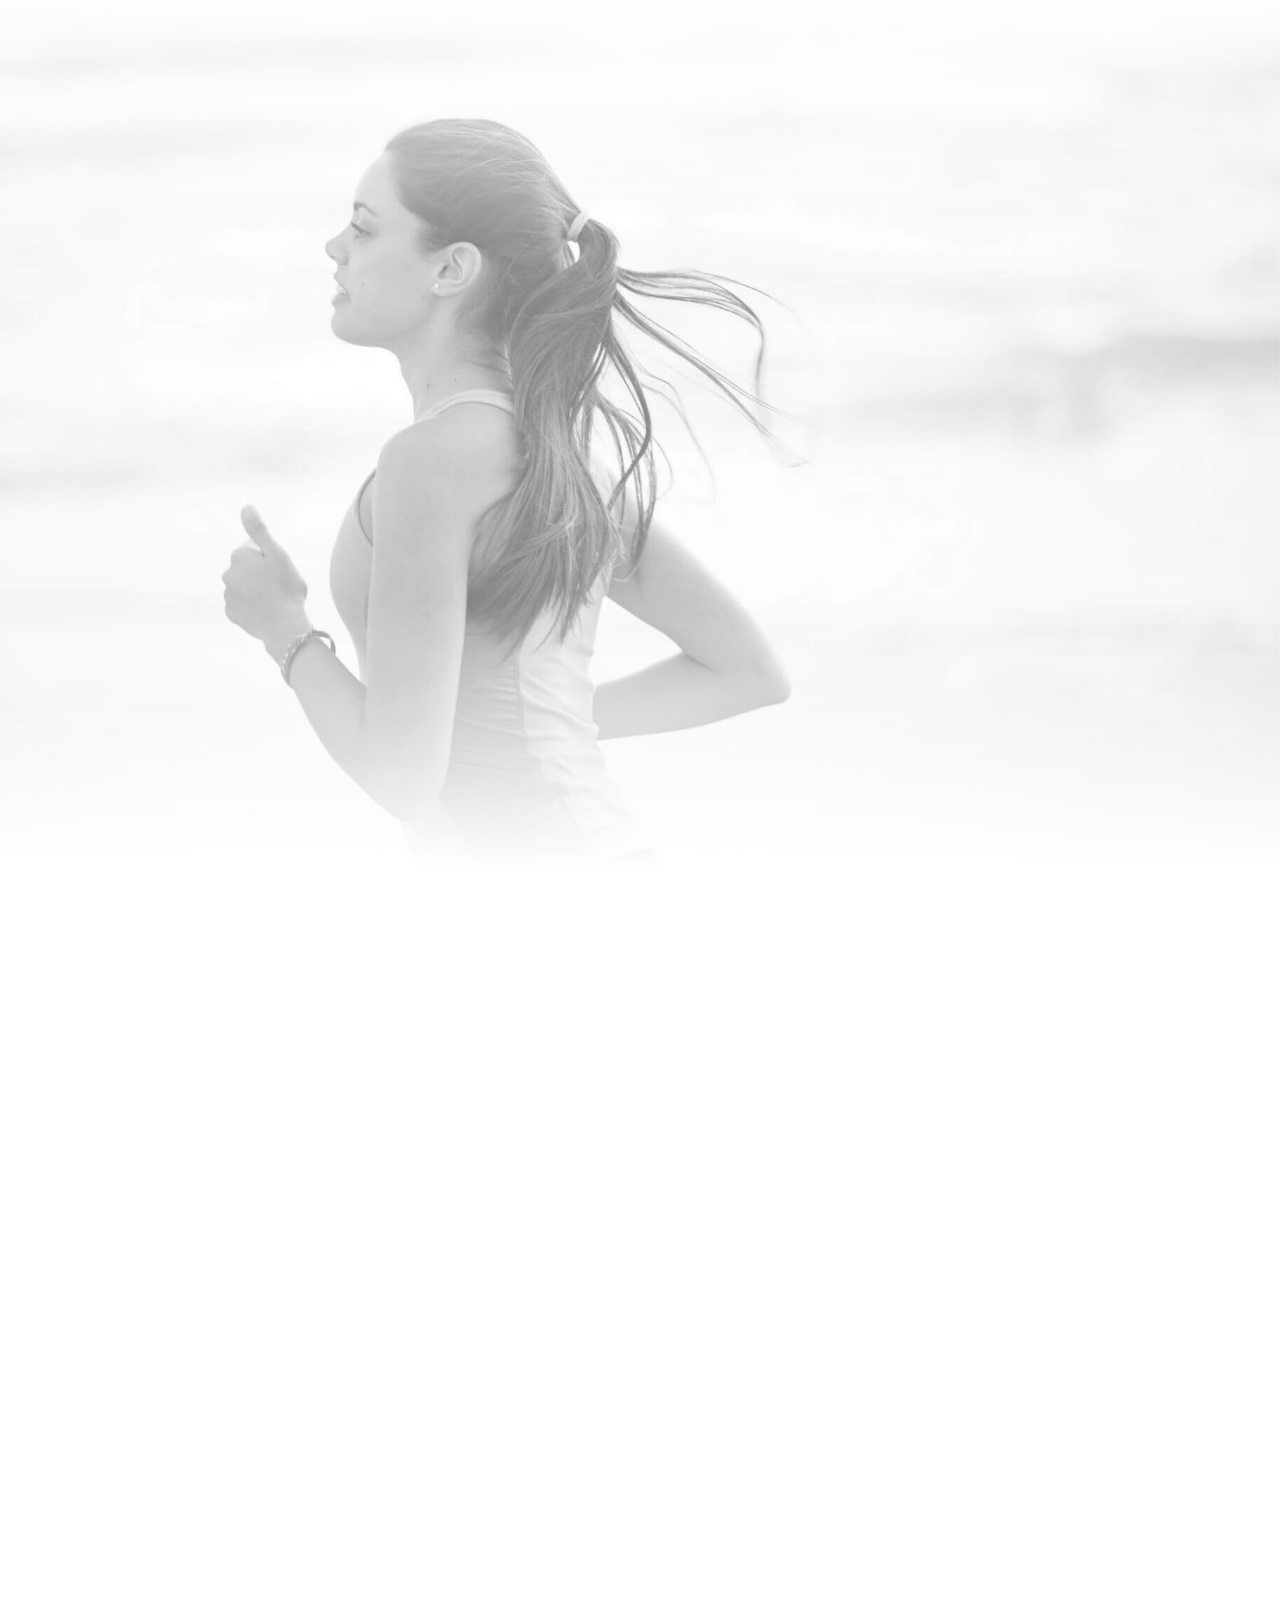
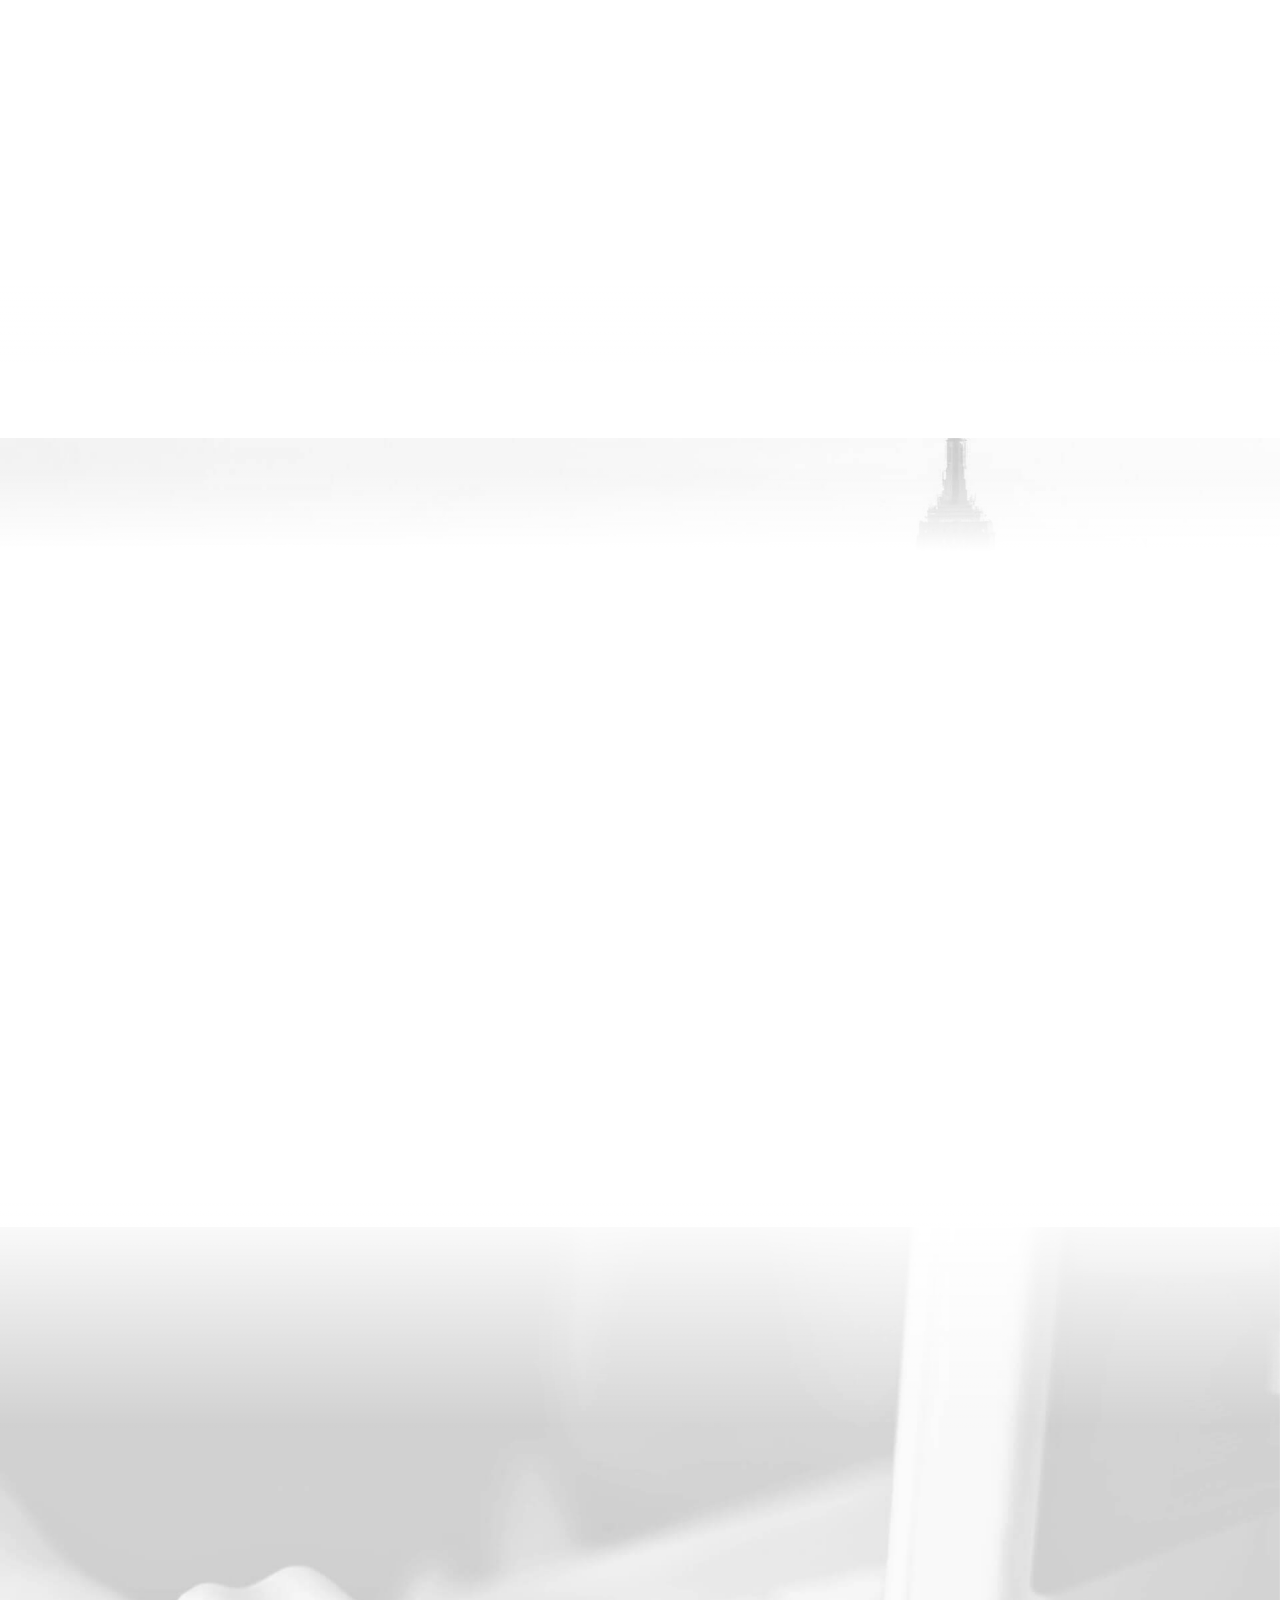
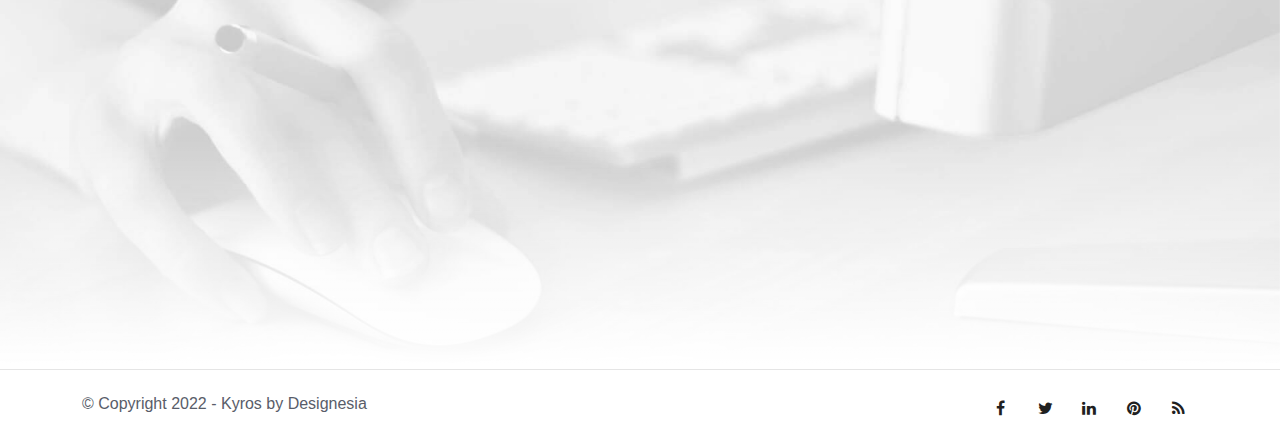
<file: index-menu-reveal-light.html>
<!DOCTYPE html>
<html lang="zxx">

<head>
    <title>Kyros - Personal Website</title>
    <link rel="icon" href="images/icon.png" type="image/gif" sizes="16x16">
    <meta content="text/html;charset=utf-8" http-equiv="Content-Type">
    <meta content="width=device-width, initial-scale=1.0" name="viewport" />
    <meta content="Kyros - Personal Website" name="description" />
    <meta content="" name="keywords" />
    <meta content="" name="author" />
    <!-- CSS Files
    ================================================== -->
    <link href="css/bootstrap.min.css" rel="stylesheet" type="text/css" id="bootstrap" />
    <link href="css/plugins.css" rel="stylesheet" type="text/css" />
    <link href="css/style.css" rel="stylesheet" type="text/css" />
    <style>
        :root {
            --primary-color: #D95435;
            --primary-color-rgb: 217, 84, 53;
        }
    </style>
    <link href="css/coloring.css" rel="stylesheet" type="text/css" />
</head>

<body class="onepage">
    <div id="wrapper">
        <!-- header begin -->
        <header class="header-v2 transparent header-light">
            <div class="container">
                <div class="row">
                    <div class="col-md-12">
                        <div class="de-flex sm-pt10">
                            <div class="de-flex-col">
                                <div class="de-flex-col">
                                    <!-- logo begin -->
                                    <div id="logo">
                                        <a href="index.html">
                                            <img alt="" class="logo" src="images/logo-3.png" />
                                            <img alt="" class="logo-2" src="images/logo-3.png" />
                                        </a>
                                    </div>
                                    <!-- logo close -->
                                </div>
                            </div>
                            <div class="de-flex-col">
                                <div class="menu_side_area">
                                    <span id="de-menu-reveal">
                                        <span class="lt"></span>
                                        <span class="lm"></span>
                                        <span class="lb"></span>
                                    </span>
                                </div>
                            </div>
                        </div>
                    </div>
                </div>
            </div>
        </header>
        <!-- header close -->
        <div id="de-menu-container">
            <div class="mainmenu-v2-wrap">
                <ul id="mainmenu-v2">
                    <li><a class="active" href="#top">Home<span></span></a></li>
                    <li><a href="#section-about">About me<span></span></a></li>
                    <li><a href="#section-services">What I Do<span></span></a></li>
                    <li><a href="#section-portfolio">Portfolio<span></span></a></li>
                    <li><a href="#section-resume">My Resume<span></span></a></li>
                    <li><a href="#section-blog">Blog<span></span></a></li>
                    <li><a href="#section-contact">Contact Me<span></span></a></li>
                </ul>
            </div>
        </div>
        <!-- content begin -->
        <div class="no-bottom no-top" id="content">
            <div id="top"></div>

            <!-- page preloader begin -->
            <div id="preloader">
                <div class="preloader1"></div>
            </div>
            <!-- page preloader close -->
            
            <!-- float text begin -->
            <div class="float-text">
                <div class="de_social-icons">
                    <a href="#"><i class="fa fa-facebook fa-lg"></i></a>
                    <a href="#"><i class="fa fa-twitter fa-lg"></i></a>
                    <a href="#"><i class="fa fa-instagram fa-lg"></i></a>
                </div>
                <span>Follow Me</span>
            </div>
            <!-- float text close --> 

            <!-- load external content begin -->
            <div id="de_modal">
                <button class="button-close"></button>
                <div class="d-modal-loader"></div>
            </div>
             <!-- load external content close -->

            <section aria-label="section" class="jarallax no-top no-bottom">
                <img src="images/background/l1.jpg" class="jarallax-img" alt="">
                <div class="v-center">
                    <div class="container">
                        <div class="row align-items-center">
                            <div class="col-md-12">
                                <h6 class="wow fadeInUp" data-wow-delay=".4s"><span class="id-color">I Am Sally Turner</span></h6>
                                <div class="spacer-10"></div>
                                <div class="h1_big wow fadeInUp" data-wow-delay=".6s">
                                    <div class="typed-strings">
                                        <p>Freelancer</p>
                                        <p>Programmer</p>
                                        <p>Photographer</p>
                                    </div>
                                    <div class="typed"></div>
                                </div>
                            </div>
                            <div class="spacer-20"></div>
                            <ul class="list_location wow fadeInUp" data-wow-delay=".8s">
                                <li><span>France</span>Bodin, Chauveau</li>
                                <li><span>USA</span>Louisiana, Bayerfurt</li>
                                <li><span>German</span>Hamburg, Dortmund</li>
                            </ul>
                        </div>
                    </div>
                </div>
                <a href="#section-about" class="mouse-icon-click scroll-to wow fadeInUp" data-wow-delay=".8s">
                    <span class="mouse fadeScroll relative" data-scroll-speed="10">
                        <span class="scroll"></span>
                    </span>
                </a>
                <div class="de-gradient-edge-bottom"></div>
            </section>
            <section id="section-about">
                <div class="container relative">
                    <div class="row">
                        <div class="col-md-12 text-center wow fadeInUp">
                            <h2>About Me</h2>
                            <div class="space-border"></div>
                        </div>
                        <div class="col-md-8 offset-md-2 text-center wow fadeInUp">
                            <p>I am a website designer from Lousiana, with a strong focus in UI/UX design. I love to get new experiences and always learn from my surroundings. I've done more than 285 projects. You can check it through portfolio section on
                                this website. I looking forward to any opportunities and challenges. </p>
                        </div>
                        <div class="spacer-single"></div>
                        <div class="col-lg-3 position-relative wow fadeIn" data-wow-delay=".2s">
                            <div class="position-relative">
                                <div class="progressbar" data-animate="false">
                                    <div class="circle" data-percent="90">
                                        <div></div>
                                    </div>
                                    <h4>HTML</h4>
                                </div>
                            </div>
                        </div>
                        <div class="col-lg-3 position-relative wow fadeIn" data-wow-delay=".4s">
                            <div class="position-relative">
                                <div class="progressbar" data-animate="false">
                                    <div class="circle" data-percent="85">
                                        <div></div>
                                    </div>
                                    <h4>CSS</h4>
                                </div>
                            </div>
                        </div>
                        <div class="col-lg-3 position-relative wow fadeIn" data-wow-delay=".6s">
                            <div class="position-relative">
                                <div class="progressbar" data-animate="false">
                                    <div class="circle" data-percent="80">
                                        <div></div>
                                    </div>
                                    <h4>PHP</h4>
                                </div>
                            </div>
                        </div>
                        <div class="col-lg-3 position-relative wow fadeIn" data-wow-delay=".8s">
                            <div class="position-relative">
                                <div class="progressbar" data-animate="false">
                                    <div class="circle" data-percent="75">
                                        <div></div>
                                    </div>
                                    <h4>jQuery</h4>
                                </div>
                            </div>
                        </div>
                    </div>
                </div>
            </section>
            <section id="section-my-quote" aria-label="section" class="jarallax no-top no-bottom">
                <div class="de-gradient-edge-top"></div>
                <img src="images/background/l2.jpg" class="jarallax-img" alt="">
                <div class="v-center">
                    <div class="container">
                        <div class="row align-items-center">
                            <div class="col-md-10 offset-md-1">
                                <blockquote class="q-big wow fadeIn" data-wow-duration="3s">
                                    <i class="d-big icon_quotations"></i>
                                    Do more than is required. What is the distance between someone who achieves their goals consistently and those who spend their lives and careers merely following? The extra mile.
                                    <span class="d-quote-by">Kyros Noriaki</span>
                                </blockquote>
                                <div class="spacer-double"></div>
                            </div>
                        </div>
                    </div>
                </div>
                <div class="de-gradient-edge-bottom"></div>
            </section>
            <section id="section-services" class="no-bottom">
                <div class="container relative">
                    <div class="row">
                        <div class="col-md-12 text-center wow fadeInUp">
                            <h2>What I Do</h2>
                            <div class="space-border"></div>
                        </div>
                        <div class="spacer-single"></div>
                        <div class="row g-0">
                            <div class="col-lg-4 wow fadeIn" data-wow-delay=".2s">
                                <div class="de_3d-box">
                                    <div class="d-inner">
                                        <i class="icon_genius id-color"></i>
                                        <div class="text">
                                            <h3>Branding</h3>
                                            Ex velit cupidatat magna voluptate deserunt quis et dolor adipisicing elit culpa ad exercitation proident irure deserunt irure.
                                        </div>
                                    </div>
                                </div>
                            </div>
                            <div class="col-lg-4 wow fadeIn" data-wow-delay=".4s">
                                <div class="de_3d-box">
                                    <div class="d-inner">
                                        <i class="icon_tools id-color"></i>
                                        <div class="text">
                                            <h3>Development</h3>
                                            Ex velit cupidatat magna voluptate deserunt quis et dolor adipisicing elit culpa ad exercitation proident irure deserunt irure.
                                        </div>
                                    </div>
                                </div>
                            </div>
                            <div class="col-lg-4 wow fadeIn" data-wow-delay=".6s">
                                <div class="de_3d-box">
                                    <div class="d-inner">
                                        <i class="icon_camera_alt id-color"></i>
                                        <div class="text">
                                            <h3>Photography</h3>
                                            Ex velit cupidatat magna voluptate deserunt quis et dolor adipisicing elit culpa ad exercitation proident irure deserunt irure.
                                        </div>
                                    </div>
                                </div>
                            </div>
                        </div>
                    </div>
                </div>
            </section>
            <section id="section-portfolio" class="no-bottom">
                <div class="container relative">
                    <div class="row">
                        <div class="col-md-12 text-center wow fadeInUp">
                            <h2>Portfolio</h2>
                            <div class="space-border"></div>
                        </div>
                    </div>
                    <div id="gallery" class="row sequence">
                        <div class="col-md-4 item">
                            <div class="de_modal wow" data-url="single-project.html">
                                <div class="card-image-1 mod-c" data-tilt>
                                    <div class="d-text">
                                        <h3>Single Image</h3>
                                        <h5 class="d-tag">website</h5>
                                    </div>
                                    <img src="images/gallery/1.jpg" class="img-fluid" alt="">
                                </div>
                            </div>
                        </div>
                        <div class="col-md-4 item">
                            <div class="de_modal wow" data-url="single-project-2.html">
                                <div class="card-image-1 mod-c" data-tilt>
                                    <div class="d-text">
                                        <h3>Multiple Images</h3>
                                        <h5 class="d-tag">website</h5>
                                    </div>
                                    <img src="images/gallery/2.jpg" class="img-fluid" alt="">
                                </div>
                            </div>
                        </div>
                        <div class="col-md-4 item">
                            <div class="de_modal wow" data-url="single-project-3.html">
                                <div class="card-image-1 mod-c" data-tilt>
                                    <div class="d-text">
                                        <h3>Self Hosted Video</h3>
                                        <h5 class="d-tag">website</h5>
                                    </div>
                                    <img src="images/gallery/3.jpg" class="img-fluid" alt="">
                                </div>
                            </div>
                        </div>
                        <div class="col-md-4 item">
                            <div class="de_modal wow" data-url="single-project.html">
                                <div class="card-image-1 mod-c" data-tilt>
                                    <div class="d-text">
                                        <h3>Bluetec App</h3>
                                        <h5 class="d-tag">website</h5>
                                    </div>
                                    <img src="images/gallery/4.jpg" class="img-fluid" alt="">
                                </div>
                            </div>
                        </div>
                        <div class="col-md-4 item">
                            <div class="de_modal wow" data-url="single-project.html">
                                <div class="card-image-1 mod-c" data-tilt>
                                    <div class="d-text">
                                        <h3>Uhost Hosting</h3>
                                        <h5 class="d-tag">website</h5>
                                    </div>
                                    <img src="images/gallery/5.jpg" class="img-fluid" alt="">
                                </div>
                            </div>
                        </div>
                        <div class="col-md-4 item">
                            <div class="de_modal wow" data-url="single-project.html">
                                <div class="card-image-1 mod-c" data-tilt>
                                    <div class="d-text">
                                        <h3>Bolo Creative</h3>
                                        <h5 class="d-tag">website</h5>
                                    </div>
                                    <img src="images/gallery/6.jpg" class="img-fluid" alt="">
                                </div>
                            </div>
                        </div>
                    </div>
                </div>
            </section>
            <section id="section-resume">
                <div class="container relative">
                    <div class="row">
                        <div class="col-md-12 text-center wow fadeInUp">
                            <h2>My Resume</h2>
                            <div class="space-border"></div>
                        </div>
                    </div>
                    <div class="row gh-5">
                        <div class="col-lg-6 wow fadeInUp">
                            <div class="p-4">
                                <h3 class="s_border">Experiences</h3>
                                <ul class="d_timeline">
                                    <li class="d_timeline-item">
                                        <h3 class="d_timeline-title">2014 - now</h3>
                                        <p class="d_timeline-text"><span class="d_title">Founder &amp; Creative Director</span><span class="d_company">Kyros Studio</span>Lorem ipsum dolor sit amet consectetur adipisicing elit. Animi tempora perferendis vero officia enim impedit voluptatem dignissimos, veniam ratione est alias rerum aperiam, nam aliquam reprehenderit iste dolor.</p>
                                    </li>
                                    <li class="d_timeline-item">
                                        <h3 class="d_timeline-title">2010 - 2014</h3>
                                        <p class="d_timeline-text"><span class="d_title">Senior UI / UX Designer</span><span class="d_company">Google Inc</span>Lorem ipsum dolor sit amet consectetur adipisicing elit. Animi tempora perferendis vero officia enim impedit voluptatem dignissimos, veniam ratione est alias rerum aperiam, nam aliquam reprehenderit iste dolor.</p>
                                    </li>
                                    <li class="d_timeline-item">
                                        <h3 class="d_timeline-title">2008 - 2010</h3>
                                        <p class="d_timeline-text"><span class="d_title">Graphic Designer</span><span class="d_company">Kyros Studio</span>Lorem ipsum dolor sit amet consectetur adipisicing elit. Animi tempora perferendis vero officia enim impedit voluptatem dignissimos, veniam ratione est alias rerum aperiam, nam aliquam reprehenderit iste dolor.</p>
                                    </li>
                                </ul>
                            </div>
                        </div>
                        <div class="col-lg-6 wow fadeInUp">
                            <div class="p-4">
                                <h3 class="s_border">Education</h3>
                                <ul class="d_timeline">
                                    <li class="d_timeline-item">
                                        <h3 class="d_timeline-title">2004 - 2008</h3>
                                        <p class="d_timeline-text"><span class="d_title">Master in Design</span><span class="d_company">New York University</span>Lorem ipsum dolor sit amet consectetur adipisicing elit. Animi tempora perferendis vero officia enim impedit voluptatem dignissimos, veniam ratione est alias rerum aperiam, nam aliquam reprehenderit iste dolor.</p>
                                    </li>
                                    <li class="d_timeline-item">
                                        <h3 class="d_timeline-title">2004 - 2008</h3>
                                        <p class="d_timeline-text"><span class="d_title">Bachelor of Arts</span><span class="d_company">University of London</span>Lorem ipsum dolor sit amet consectetur adipisicing elit. Animi tempora perferendis vero officia enim impedit voluptatem dignissimos, veniam ratione est alias rerum aperiam, nam aliquam reprehenderit iste dolor.</p>
                                    </li>
                                    <li class="d_timeline-item">
                                        <h3 class="d_timeline-title">2006 - 2004</h3>
                                        <p class="d_timeline-text"><span class="d_title">Artist of College</span><span class="d_company">University of Sydney</span>Lorem ipsum dolor sit amet consectetur adipisicing elit. Animi tempora perferendis vero officia enim impedit voluptatem dignissimos, veniam ratione est alias rerum aperiam, nam aliquam reprehenderit iste dolor.</p>
                                    </li>
                                </ul>
                            </div>
                        </div>
                    </div>
                </div>
            </section>
            <section id="section-fun-facts" aria-label="section" class="jarallax">
                <div class="de-gradient-edge-top"></div>
                <img src="images/background/l3.jpg" class="jarallax-img" alt="">
                <div class="container">
                        <div class="row">
                            <div class="col-md-3 wow fadeIn" data-wow-delay="0">
                                <div class="de_count text-center">
                                    <h3 class="timer" data-to="8240" data-speed="2500">0</h3>
                                    <span>Hours of Works</span>
                                </div>
                            </div>

                            <div class="col-md-3 wow fadeIn" data-wow-delay=".25s">
                                <div class="de_count text-center">
                                    <h3 class="timer" data-to="315" data-speed="2500">0</h3>
                                    <span>Projects Done</span>
                                </div>
                            </div>

                            <div class="col-md-3 wow fadeIn" data-wow-delay=".5s">
                                <div class="de_count text-center">
                                    <h3 class="timer" data-to="250" data-speed="2500">0</h3>
                                    <span>Satisfied Customers</span>
                                </div>
                            </div>

                            <div class="col-md-3 wow fadeIn" data-wow-delay=".75s">
                                <div class="de_count text-center">
                                    <h3 class="timer" data-to="32" data-speed="2500">0</h3>
                                    <span>Awards Winning</span>
                                </div>
                            </div>
                        </div>
                    </div>
                <div class="de-gradient-edge-bottom"></div>
            </section>
            <section id="section-blog" class="no-bottom">
                <div class="container relative">
                    <div class="row">
                        <div class="col-md-12 text-center wow fadeInUp">
                            <h2>Recent Blog</h2>
                            <div class="space-border"></div>
                        </div>
                    </div>
                    <div id="carousel-blog" class="owl-carousel wow fadeInUp">
                        <div class="bloglist item">
                            <div class="post-content">
                                <div class="post-image">
                                    <div class="de_modal" data-url="single-blog.html"><img alt="" src="images/blog/1.jpg" class="lazy grayscale"></div>
                                </div>
                                <div class="post-text">
                                    <h4 class="de_modal" data-url="single-blog.html">How to Make Better User Interface</h4>
                                    <p>Dolore officia sint incididunt non excepteur ea mollit commodo ut enim reprehenderit cupidatat labore ad laborum consectetur consequat...</p>
                                </div>
                            </div>
                        </div>
                        <div class="bloglist item">
                            <div class="post-content">
                                <div class="post-image">
                                    <div class="de_modal" data-url="single-blog.html"><img alt="" src="images/blog/2.jpg" class="lazy grayscale"></div>
                                </div>
                                <div class="post-text">
                                    <h4 class="de_modal" data-url="single-blog.html">10 Web Design Tips From Experts</h4>
                                    <p>Dolore officia sint incididunt non excepteur ea mollit commodo ut enim reprehenderit cupidatat labore ad laborum consectetur consequat...</p>
                                </div>
                            </div>
                        </div>
                        <div class="bloglist item">
                            <div class="post-content">
                                <div class="post-image">
                                    <div class="de_modal" data-url="single-blog.html"><img alt="" src="images/blog/3.jpg" class="lazy grayscale"></div>
                                </div>
                                <div class="post-text">
                                    <h4 class="de_modal" data-url="single-blog.html">The Importance of Web Design</h4>
                                    <p>Dolore officia sint incididunt non excepteur ea mollit commodo ut enim reprehenderit cupidatat labore ad laborum consectetur consequat...</p>
                                </div>
                            </div>
                        </div>
                        <div class="bloglist item">
                            <div class="post-content">
                                <div class="post-image">
                                    <div class="de_modal" data-url="single-blog.html"><img alt="" src="images/blog/4.jpg" class="lazy grayscale"></div>
                                </div>
                                <div class="post-text">
                                    <h4 class="de_modal" data-url="single-blog.html">10 Web Design Tips From Experts</h4>
                                    <p>Dolore officia sint incididunt non excepteur ea mollit commodo ut enim reprehenderit cupidatat labore ad laborum consectetur consequat...</p>
                                </div>
                            </div>
                        </div>
                        <div class="bloglist item">
                            <div class="post-content">
                                <div class="post-image">
                                    <div class="de_modal" data-url="single-blog.html"><img alt="" src="images/blog/5.jpg" class="lazy grayscale"></div>
                                </div>
                                <div class="post-text">
                                    <h4 class="de_modal" data-url="single-blog.html">The Importance of Web Design</h4>
                                    <p>Dolore officia sint incididunt non excepteur ea mollit commodo ut enim reprehenderit cupidatat labore ad laborum consectetur consequat...</p>
                                </div>
                            </div>
                        </div>
                        <div class="bloglist item">
                            <div class="post-content">
                                <div class="post-image">
                                    <div class="de_modal" data-url="single-blog.html"><img alt="" src="images/blog/6.jpg" class="lazy grayscale"></div>
                                </div>
                                <div class="post-text">
                                    <h4 class="de_modal" data-url="single-blog.html">Tips for Healthy Teeth<span></span></h4>
                                    <p>Dolore officia sint incididunt non excepteur ea mollit commodo ut enim reprehenderit cupidatat labore ad laborum consectetur consequat...</p>
                                </div>
                            </div>
                        </div>
                    </div>
                </div>
            </section>
            <section id="section-contact" class="jarallax">
                <div class="de-gradient-edge-top"></div>
                <img src="images/background/l4.jpg" class="jarallax-img" alt="">
                <div class="container z-index-1000">
                    <div class="row">
                        <div class="col-md-12 text-center wow fadeInUp">
                            <h2>Contact Me</h2>
                            <div class="space-border"></div>
                        </div>
                        <div class="col-lg-8 offset-lg-2 wow fadeInUp">
                            <div class="contact_form_wrapper">
                                <form name="contactForm" id="contact_form" class="form-border" method="post" action="#">
                                    <div class="row">
                                        <div class="col-md-4">
                                            <div class="field-set">
                                                <input type="text" name="Name" id="name" class="form-control" placeholder="Your Name" required>
                                            </div>
                                        </div>
                                        <div class="col-md-4">
                                            <div class="field-set">
                                                <input type="text" name="Email" id="email" class="form-control" placeholder="Your Email" required>
                                            </div>
                                        </div>
                                        <div class="col-md-4">
                                            <div class="field-set">
                                                <input type="text" name="phone" id="phone" class="form-control" placeholder="Your Phone" required>
                                            </div>
                                        </div>
                                    </div>
                                    <div class="text-center">
                                        <div class="field-set">
                                            <textarea name="message" id="message" class="form-control" placeholder="Your Message" required></textarea>
                                        </div>
                                        <div class="g-recaptcha" data-sitekey="copy-your-site-key-here"></div>
                                        <div id='submit' class="mt10">
                                            <input type='submit' id='send_message' value='Send Message' class="btn-main">
                                        </div>

                                        <div id="success_message" class='success'>
                                            Your message has been sent successfully. Refresh this page if you want to send more messages.
                                        </div>
                                        <div id="error_message" class='error'>
                                            Sorry there was an error sending your form.
                                        </div>

                                    </div>
                                </form>
                            </div>
                            <div class="spacer-double"></div>
                            <div class="row text-center wow fadeInUp">
                                <div class="col-md-4">
                                    <div class="wm-1"></div>
                                    <h6>Email Me</h6>
                                    <p>contact@kyrosnoriaki.com</p>
                                </div>
                                <div class="col-md-4">
                                    <div class="wm-1"></div>
                                    <h6>Call Me</h6>
                                    <p>+1 700 333 92 96</p>
                                </div>
                                <div class="col-md-4">
                                    <div class="wm-1"></div>
                                    <h6>Address</h6>
                                    <p>Collins Street West, Louisiana, Bayerfurt, USA</p>
                                </div>
                            </div>
                        </div>
                    </div>
                </div>
                <div class="de-gradient-edge-bottom"></div>
            </section>
        </div>
        <!-- content close -->
        <a href="#" id="back-to-top"></a>
        <!-- footer begin -->
        <footer>
            <div class="container">
                <div class="row">
                    <div class="col-md-6">
                        <a href="index.html">
                            <span class="copy">&copy; Copyright 2022 - Kyros by Designesia</span>
                        </a>
                    </div>
                    <div class="col-md-6">
                        <div class="social-icons">
                            <a href="#"><i class="fa fa-facebook fa-lg"></i></a>
                            <a href="#"><i class="fa fa-twitter fa-lg"></i></a>
                            <a href="#"><i class="fa fa-linkedin fa-lg"></i></a>
                            <a href="#"><i class="fa fa-pinterest fa-lg"></i></a>
                            <a href="#"><i class="fa fa-rss fa-lg"></i></a>
                        </div>
                    </div>
                </div>
            </div>
        </footer>
        <!-- footer close -->
    </div>
    <!-- Javascript Files
    ================================================== -->
    <script src="js/plugins.js"></script>
    <script src="js/designesia.js"></script>
    <script src='https://www.google.com/recaptcha/api.js' async defer></script>
    <script src="form.js"></script>
    <script>
    jQuery(document).ready(function() {
        $(function() {
            // jquery typed plugin
            $(".typed").typed({
                stringsElement: $('.typed-strings'),
                typeSpeed: 100,
                backDelay: 500,
                loop: true,
                contentType: 'html', // or text
                // defaults to false for infinite loop
                loopCount: false,
                callback: function() { null; },
                resetCallback: function() { newTyped(); }
            });
        });
    });
    </script>
</body>

</html>
</file>
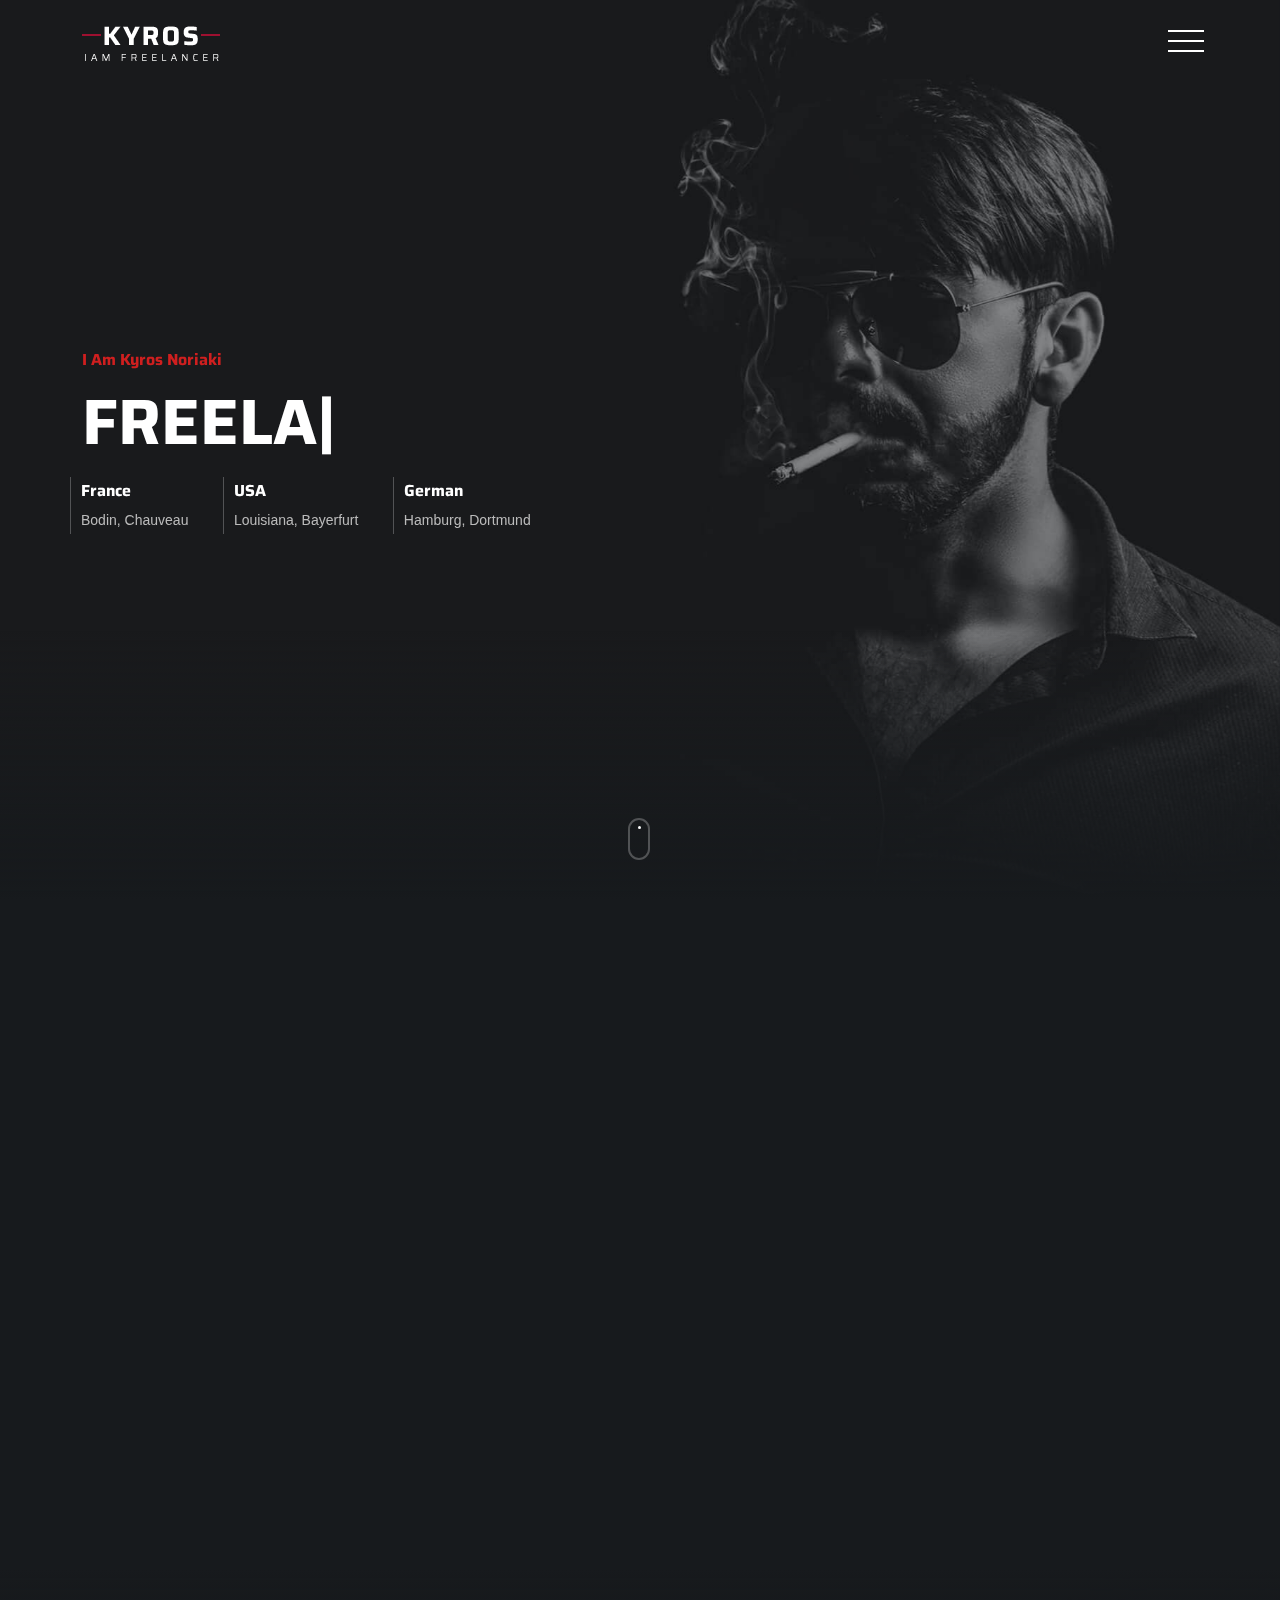
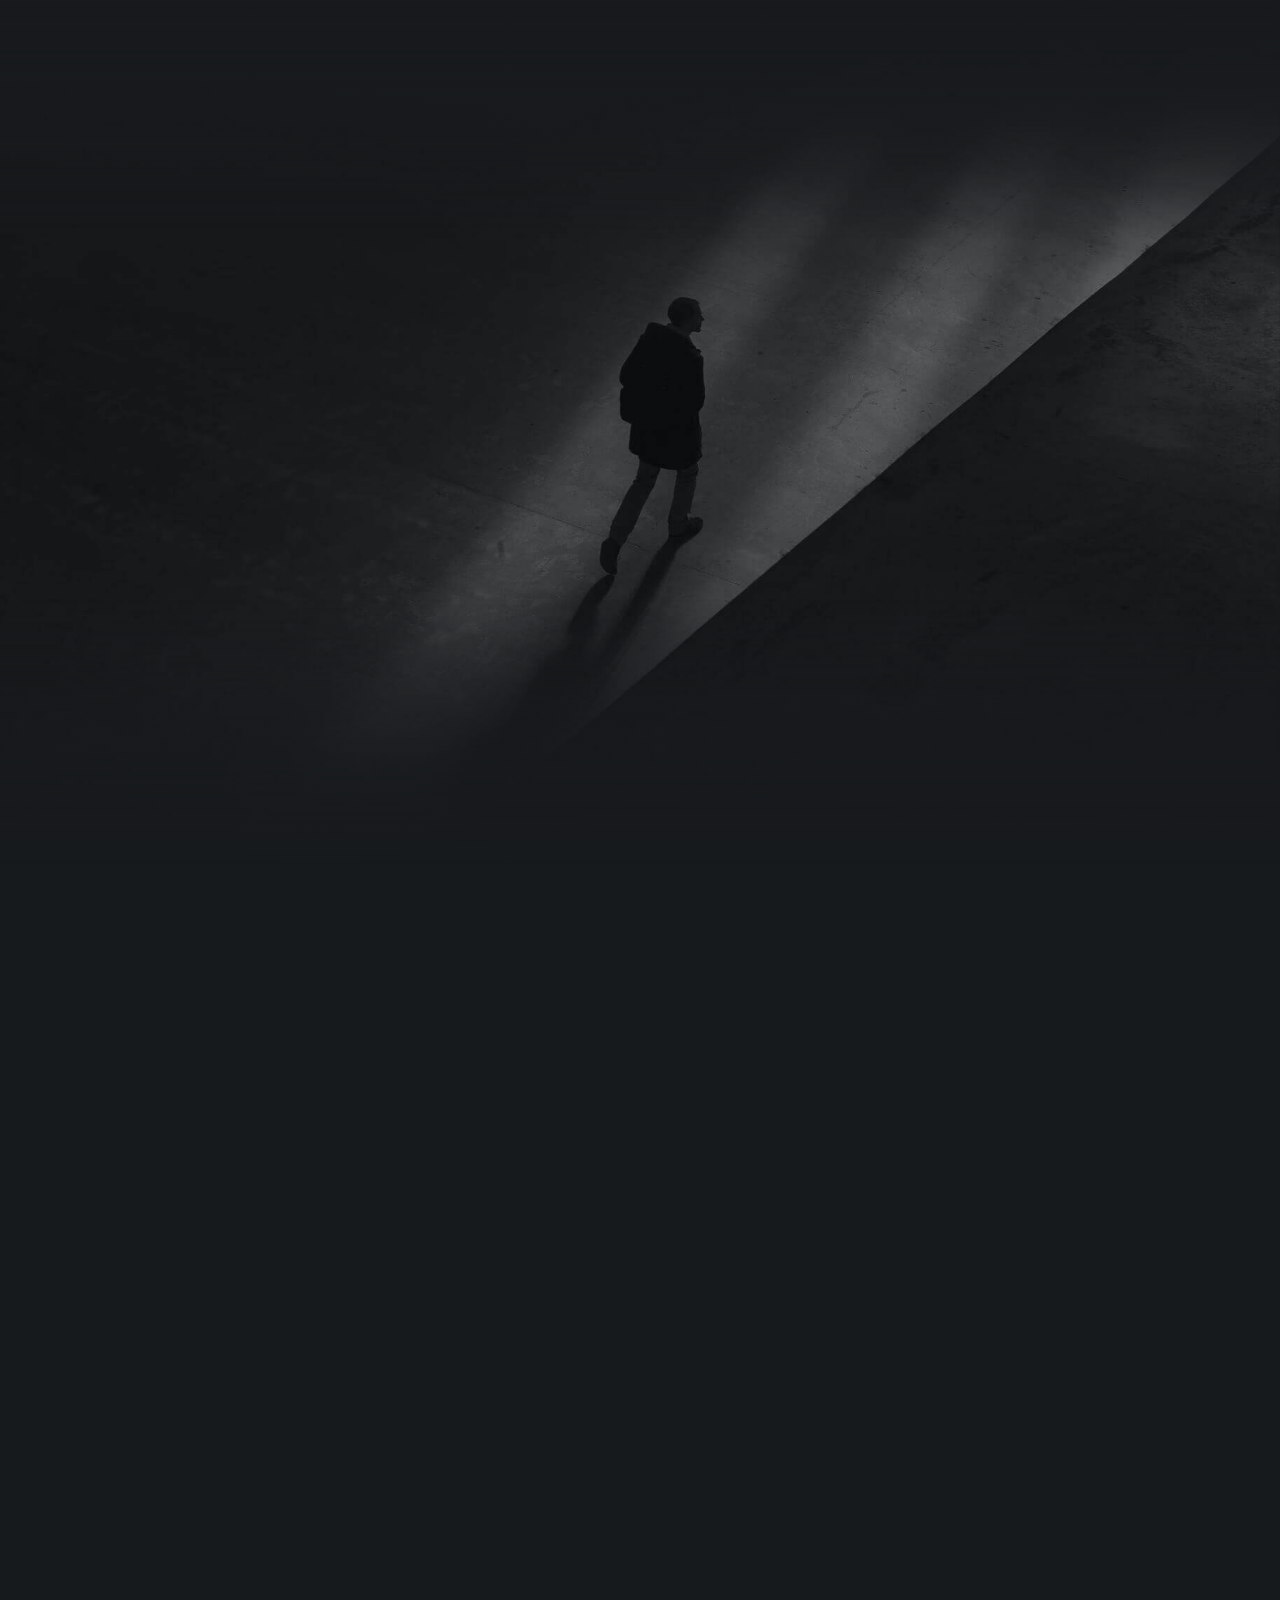
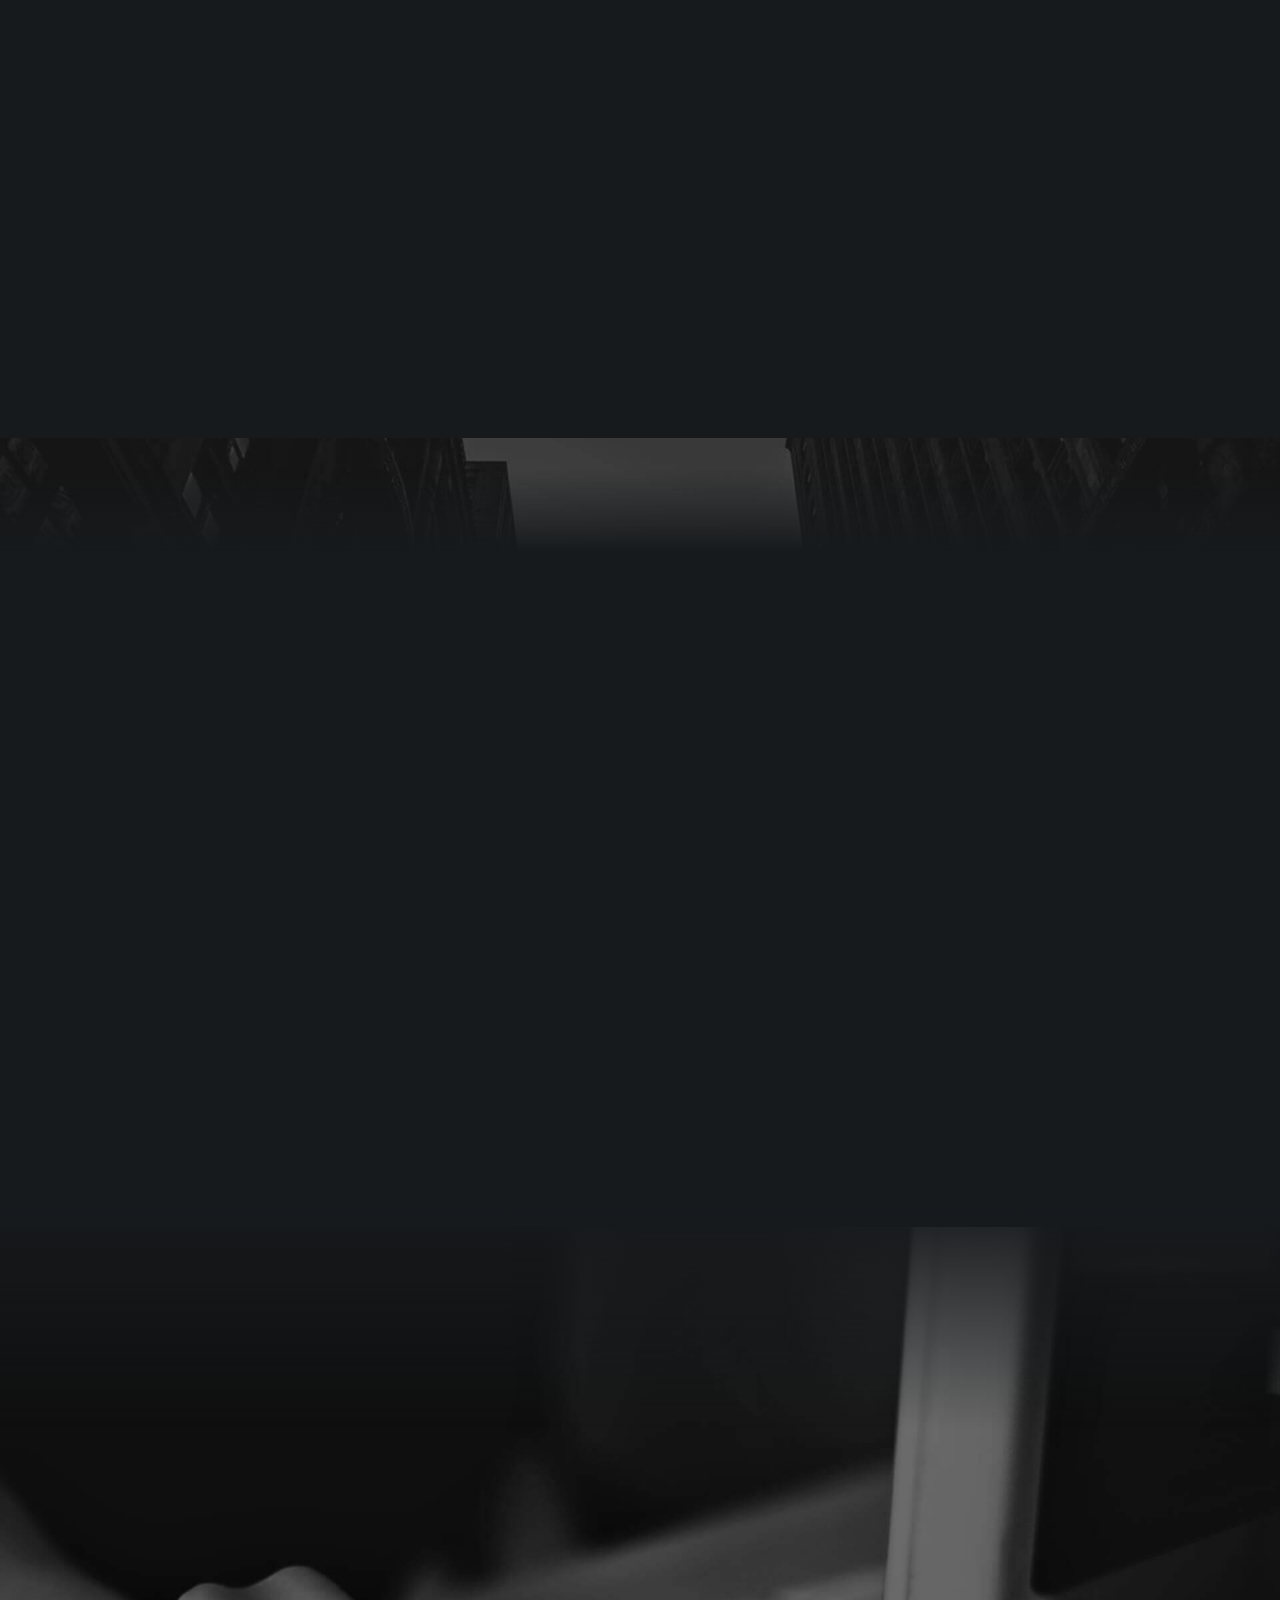
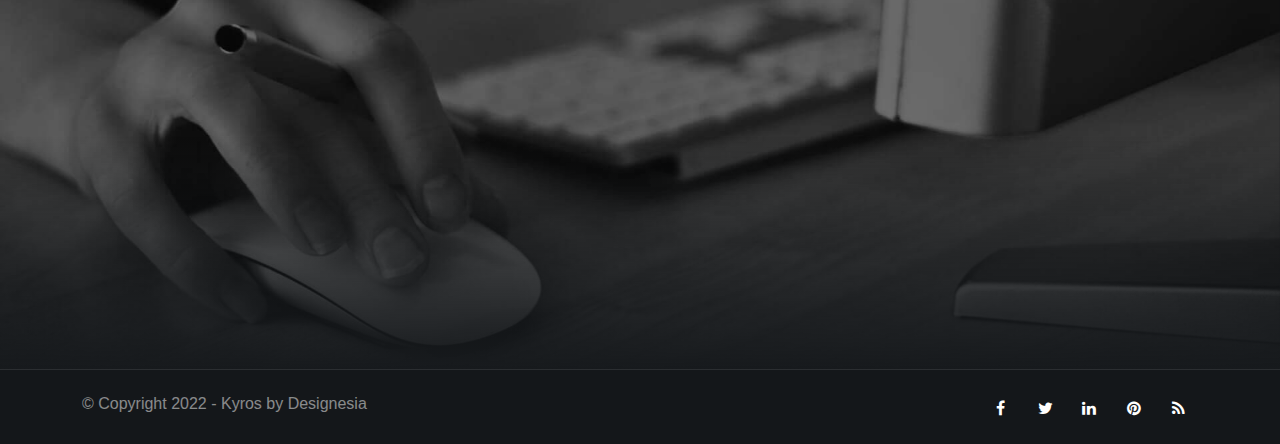
<file: index-menu-reveal.html>
<!DOCTYPE html>
<html lang="zxx">

<head>
    <title>Kyros - Personal Website</title>
    <link rel="icon" href="images/icon.png" type="image/gif" sizes="16x16">
    <meta content="text/html;charset=utf-8" http-equiv="Content-Type">
    <meta content="width=device-width, initial-scale=1.0" name="viewport" />
    <meta content="Kyros - Personal Website" name="description" />
    <meta content="" name="keywords" />
    <meta content="" name="author" />
    <!-- CSS Files
    ================================================== -->
    <link href="css/bootstrap.min.css" rel="stylesheet" type="text/css" id="bootstrap" />
    <link href="css/plugins.css" rel="stylesheet" type="text/css" />
    <link href="css/style.css" rel="stylesheet" type="text/css" />
    <style>
        :root {
            --primary-color: #CF1F1F;
            --primary-color-rgb: 207, 31, 31;
        }
    </style>
    <link href="css/coloring.css" rel="stylesheet" type="text/css" />
</head>

<body class="onepage dark-scheme">
    <div id="wrapper">
        <!-- header begin -->
        <header class="header-v2 transparent">
            <div class="container">
                <div class="row">
                    <div class="col-md-12">
                        <div class="de-flex sm-pt10">
                            <div class="de-flex-col">
                                <div class="de-flex-col">
                                    <!-- logo begin -->
                                    <div id="logo">
                                        <a href="index.html">
                                            <img alt="" class="logo" src="images/logo.png" />
                                            <img alt="" class="logo-2" src="images/logo.png" />
                                        </a>
                                    </div>
                                    <!-- logo close -->
                                </div>
                            </div>
                            <div class="de-flex-col">
                                <div class="menu_side_area">
                                    <span id="de-menu-reveal">
                                        <span class="lt"></span>
                                        <span class="lm"></span>
                                        <span class="lb"></span>
                                    </span>
                                </div>
                            </div>
                        </div>
                    </div>
                </div>
            </div>
        </header>
        <!-- header close -->
        <div id="de-menu-container">
            <div class="mainmenu-v2-wrap">
                <ul id="mainmenu-v2">
                    <li><a class="active" href="#top">Home<span></span></a></li>
                    <li><a href="#section-about">About me<span></span></a></li>
                    <li><a href="#section-services">What I Do<span></span></a></li>
                    <li><a href="#section-portfolio">Portfolio<span></span></a></li>
                    <li><a href="#section-resume">My Resume<span></span></a></li>
                    <li><a href="#section-blog">Blog<span></span></a></li>
                    <li><a href="#section-contact">Contact Me<span></span></a></li>
                </ul>
            </div>
        </div>
        <!-- content begin -->
        <div class="no-bottom no-top" id="content">
            <div id="top"></div>

            <!-- page preloader begin -->
            <div id="preloader">
                <div class="preloader1"></div>
            </div>
            <!-- page preloader close -->
            
            <!-- float text begin -->
            <div class="float-text">
                <div class="de_social-icons">
                    <a href="#"><i class="fa fa-facebook fa-lg"></i></a>
                    <a href="#"><i class="fa fa-twitter fa-lg"></i></a>
                    <a href="#"><i class="fa fa-instagram fa-lg"></i></a>
                </div>
                <span>Follow Me</span>
            </div>
            <!-- float text close --> 

            <!-- load external content begin -->
            <div id="de_modal">
                <button class="button-close"></button>
                <div class="d-modal-loader"></div>
            </div>
             <!-- load external content close -->

            <section aria-label="section" class="jarallax no-top no-bottom text-light">
                <img src="images/background/1.jpg" class="jarallax-img" alt="">
                <div class="v-center">
                    <div class="container">
                        <div class="row align-items-center">
                            <div class="col-md-12">
                                <h6 class="wow fadeInUp" data-wow-delay=".4s"><span class="id-color">I Am Kyros Noriaki</span></h6>
                                <div class="spacer-10"></div>
                                <div class="h1_big text-white wow fadeInUp" data-wow-delay=".6s">
                                    <div class="typed-strings">
                                        <p>Freelancer</p>
                                        <p>Programmer</p>
                                        <p>Photographer</p>
                                    </div>
                                    <div class="typed"></div>
                                </div>
                            </div>
                            <div class="spacer-20"></div>
                            <ul class="list_location wow fadeInUp" data-wow-delay=".8s">
                                <li><span>France</span>Bodin, Chauveau</li>
                                <li><span>USA</span>Louisiana, Bayerfurt</li>
                                <li><span>German</span>Hamburg, Dortmund</li>
                            </ul>
                        </div>
                    </div>
                </div>
                <a href="#section-about" class="mouse-icon-click scroll-to wow fadeInUp" data-wow-delay=".8s">
                    <span class="mouse fadeScroll relative" data-scroll-speed="10">
                        <span class="scroll"></span>
                    </span>
                </a>
                <div class="de-gradient-edge-bottom"></div>
            </section>
            <section id="section-about">
                <div class="container relative">
                    <div class="row">
                        <div class="col-md-12 text-center wow fadeInUp">
                            <h2>About Me</h2>
                            <div class="space-border"></div>
                        </div>
                        <div class="col-md-8 offset-md-2 text-center wow fadeInUp">
                            <p>I am a website designer from Lousiana, with a strong focus in UI/UX design. I love to get new experiences and always learn from my surroundings. I've done more than 285 projects. You can check it through portfolio section on
                                this website. I looking forward to any opportunities and challenges. </p>
                        </div>
                        <div class="spacer-single"></div>
                        <div class="col-lg-3 position-relative wow fadeIn" data-wow-delay=".2s">
                            <div class="position-relative">
                                <div class="progressbar" data-animate="false">
                                    <div class="circle" data-percent="90">
                                        <div></div>
                                    </div>
                                    <h4>HTML</h4>
                                </div>
                            </div>
                        </div>
                        <div class="col-lg-3 position-relative wow fadeIn" data-wow-delay=".4s">
                            <div class="position-relative">
                                <div class="progressbar" data-animate="false">
                                    <div class="circle" data-percent="85">
                                        <div></div>
                                    </div>
                                    <h4>CSS</h4>
                                </div>
                            </div>
                        </div>
                        <div class="col-lg-3 position-relative wow fadeIn" data-wow-delay=".6s">
                            <div class="position-relative">
                                <div class="progressbar" data-animate="false">
                                    <div class="circle" data-percent="80">
                                        <div></div>
                                    </div>
                                    <h4>PHP</h4>
                                </div>
                            </div>
                        </div>
                        <div class="col-lg-3 position-relative wow fadeIn" data-wow-delay=".8s">
                            <div class="position-relative">
                                <div class="progressbar" data-animate="false">
                                    <div class="circle" data-percent="75">
                                        <div></div>
                                    </div>
                                    <h4>jQuery</h4>
                                </div>
                            </div>
                        </div>
                    </div>
                </div>
            </section>
            <section id="section-my-quote" aria-label="section" class="jarallax no-top no-bottom">
                <div class="de-gradient-edge-top"></div>
                <img src="images/background/2.jpg" class="jarallax-img" alt="">
                <div class="v-center">
                    <div class="container">
                        <div class="row align-items-center">
                            <div class="col-md-10 offset-md-1">
                                <blockquote class="q-big wow fadeIn" data-wow-duration="3s">
                                    <i class="d-big icon_quotations"></i>
                                    Do more than is required. What is the distance between someone who achieves their goals consistently and those who spend their lives and careers merely following? The extra mile.
                                    <span class="d-quote-by">Kyros Noriaki</span>
                                </blockquote>
                                <div class="spacer-double"></div>
                            </div>
                        </div>
                    </div>
                </div>
                <div class="de-gradient-edge-bottom"></div>
            </section>
            <section id="section-services" class="no-bottom">
                <div class="container relative">
                    <div class="row">
                        <div class="col-md-12 text-center wow fadeInUp">
                            <h2>What I Do</h2>
                            <div class="space-border"></div>
                        </div>
                        <div class="spacer-single"></div>
                        <div class="row g-0">
                            <div class="col-lg-4 wow fadeIn" data-wow-delay=".2s">
                                <div class="de_3d-box">
                                    <div class="d-inner">
                                        <i class="icon_genius id-color"></i>
                                        <div class="text">
                                            <h3>Branding</h3>
                                            Ex velit cupidatat magna voluptate deserunt quis et dolor adipisicing elit culpa ad exercitation proident irure deserunt irure.
                                        </div>
                                    </div>
                                </div>
                            </div>
                            <div class="col-lg-4 wow fadeIn" data-wow-delay=".4s">
                                <div class="de_3d-box">
                                    <div class="d-inner">
                                        <i class="icon_tools id-color"></i>
                                        <div class="text">
                                            <h3>Development</h3>
                                            Ex velit cupidatat magna voluptate deserunt quis et dolor adipisicing elit culpa ad exercitation proident irure deserunt irure.
                                        </div>
                                    </div>
                                </div>
                            </div>
                            <div class="col-lg-4 wow fadeIn" data-wow-delay=".6s">
                                <div class="de_3d-box">
                                    <div class="d-inner">
                                        <i class="icon_camera_alt id-color"></i>
                                        <div class="text">
                                            <h3>Photography</h3>
                                            Ex velit cupidatat magna voluptate deserunt quis et dolor adipisicing elit culpa ad exercitation proident irure deserunt irure.
                                        </div>
                                    </div>
                                </div>
                            </div>
                        </div>
                    </div>
                </div>
            </section>
            <section id="section-portfolio" class="no-bottom">
                <div class="container relative">
                    <div class="row">
                        <div class="col-md-12 text-center wow fadeInUp">
                            <h2>Portfolio</h2>
                            <div class="space-border"></div>
                        </div>
                    </div>
                    <div id="gallery" class="row sequence">
                        <div class="col-md-4 item">
                            <div class="de_modal wow" data-url="single-project.html">
                                <div class="card-image-1 mod-c" data-tilt>
                                    <div class="d-text">
                                        <h3>Single Image</h3>
                                        <h5 class="d-tag">website</h5>
                                    </div>
                                    <img src="images/gallery/1.jpg" class="img-fluid" alt="">
                                </div>
                            </div>
                        </div>
                        <div class="col-md-4 item">
                            <div class="de_modal wow" data-url="single-project-2.html">
                                <div class="card-image-1 mod-c" data-tilt>
                                    <div class="d-text">
                                        <h3>Multiple Images</h3>
                                        <h5 class="d-tag">website</h5>
                                    </div>
                                    <img src="images/gallery/2.jpg" class="img-fluid" alt="">
                                </div>
                            </div>
                        </div>
                        <div class="col-md-4 item">
                            <div class="de_modal wow" data-url="single-project-3.html">
                                <div class="card-image-1 mod-c" data-tilt>
                                    <div class="d-text">
                                        <h3>Self Hosted Video</h3>
                                        <h5 class="d-tag">website</h5>
                                    </div>
                                    <img src="images/gallery/3.jpg" class="img-fluid" alt="">
                                </div>
                            </div>
                        </div>
                        <div class="col-md-4 item">
                            <div class="de_modal wow" data-url="single-project.html">
                                <div class="card-image-1 mod-c" data-tilt>
                                    <div class="d-text">
                                        <h3>Bluetec App</h3>
                                        <h5 class="d-tag">website</h5>
                                    </div>
                                    <img src="images/gallery/4.jpg" class="img-fluid" alt="">
                                </div>
                            </div>
                        </div>
                        <div class="col-md-4 item">
                            <div class="de_modal wow" data-url="single-project.html">
                                <div class="card-image-1 mod-c" data-tilt>
                                    <div class="d-text">
                                        <h3>Uhost Hosting</h3>
                                        <h5 class="d-tag">website</h5>
                                    </div>
                                    <img src="images/gallery/5.jpg" class="img-fluid" alt="">
                                </div>
                            </div>
                        </div>
                        <div class="col-md-4 item">
                            <div class="de_modal wow" data-url="single-project.html">
                                <div class="card-image-1 mod-c" data-tilt>
                                    <div class="d-text">
                                        <h3>Bolo Creative</h3>
                                        <h5 class="d-tag">website</h5>
                                    </div>
                                    <img src="images/gallery/6.jpg" class="img-fluid" alt="">
                                </div>
                            </div>
                        </div>
                    </div>
                </div>
            </section>
            <section id="section-resume">
                <div class="container relative">
                    <div class="row">
                        <div class="col-md-12 text-center wow fadeInUp">
                            <h2>My Resume</h2>
                            <div class="space-border"></div>
                        </div>
                    </div>
                    <div class="row gh-5">
                        <div class="col-lg-6 wow fadeInUp">
                            <div class="p-4">
                                <h3 class="s_border">Experiences</h3>
                                <ul class="d_timeline">
                                    <li class="d_timeline-item">
                                        <h3 class="d_timeline-title">2014 - now</h3>
                                        <p class="d_timeline-text"><span class="d_title">Founder &amp; Creative Director</span><span class="d_company">Kyros Studio</span>Lorem ipsum dolor sit amet consectetur adipisicing elit. Animi tempora perferendis vero officia enim impedit voluptatem dignissimos, veniam ratione est alias rerum aperiam, nam aliquam reprehenderit iste dolor.</p>
                                    </li>
                                    <li class="d_timeline-item">
                                        <h3 class="d_timeline-title">2010 - 2014</h3>
                                        <p class="d_timeline-text"><span class="d_title">Senior UI / UX Designer</span><span class="d_company">Google Inc</span>Lorem ipsum dolor sit amet consectetur adipisicing elit. Animi tempora perferendis vero officia enim impedit voluptatem dignissimos, veniam ratione est alias rerum aperiam, nam aliquam reprehenderit iste dolor.</p>
                                    </li>
                                    <li class="d_timeline-item">
                                        <h3 class="d_timeline-title">2008 - 2010</h3>
                                        <p class="d_timeline-text"><span class="d_title">Graphic Designer</span><span class="d_company">Kyros Studio</span>Lorem ipsum dolor sit amet consectetur adipisicing elit. Animi tempora perferendis vero officia enim impedit voluptatem dignissimos, veniam ratione est alias rerum aperiam, nam aliquam reprehenderit iste dolor.</p>
                                    </li>
                                </ul>
                            </div>
                        </div>
                        <div class="col-lg-6 wow fadeInUp">
                            <div class="p-4">
                                <h3 class="s_border">Education</h3>
                                <ul class="d_timeline">
                                    <li class="d_timeline-item">
                                        <h3 class="d_timeline-title">2004 - 2008</h3>
                                        <p class="d_timeline-text"><span class="d_title">Master in Design</span><span class="d_company">New York University</span>Lorem ipsum dolor sit amet consectetur adipisicing elit. Animi tempora perferendis vero officia enim impedit voluptatem dignissimos, veniam ratione est alias rerum aperiam, nam aliquam reprehenderit iste dolor.</p>
                                    </li>
                                    <li class="d_timeline-item">
                                        <h3 class="d_timeline-title">2004 - 2008</h3>
                                        <p class="d_timeline-text"><span class="d_title">Bachelor of Arts</span><span class="d_company">University of London</span>Lorem ipsum dolor sit amet consectetur adipisicing elit. Animi tempora perferendis vero officia enim impedit voluptatem dignissimos, veniam ratione est alias rerum aperiam, nam aliquam reprehenderit iste dolor.</p>
                                    </li>
                                    <li class="d_timeline-item">
                                        <h3 class="d_timeline-title">2006 - 2004</h3>
                                        <p class="d_timeline-text"><span class="d_title">Artist of College</span><span class="d_company">University of Sydney</span>Lorem ipsum dolor sit amet consectetur adipisicing elit. Animi tempora perferendis vero officia enim impedit voluptatem dignissimos, veniam ratione est alias rerum aperiam, nam aliquam reprehenderit iste dolor.</p>
                                    </li>
                                </ul>
                            </div>
                        </div>
                    </div>
                </div>
            </section>
            <section id="section-fun-facts" aria-label="section" class="jarallax">
                <div class="de-gradient-edge-top"></div>
                <img src="images/background/3.jpg" class="jarallax-img" alt="">
                <div class="container">
                        <div class="row">
                            <div class="col-md-3 wow fadeIn" data-wow-delay="0">
                                <div class="de_count text-center">
                                    <h3 class="timer" data-to="8240" data-speed="2500">0</h3>
                                    <span>Hours of Works</span>
                                </div>
                            </div>

                            <div class="col-md-3 wow fadeIn" data-wow-delay=".25s">
                                <div class="de_count text-center">
                                    <h3 class="timer" data-to="315" data-speed="2500">0</h3>
                                    <span>Projects Done</span>
                                </div>
                            </div>

                            <div class="col-md-3 wow fadeIn" data-wow-delay=".5s">
                                <div class="de_count text-center">
                                    <h3 class="timer" data-to="250" data-speed="2500">0</h3>
                                    <span>Satisfied Customers</span>
                                </div>
                            </div>

                            <div class="col-md-3 wow fadeIn" data-wow-delay=".75s">
                                <div class="de_count text-center">
                                    <h3 class="timer" data-to="32" data-speed="2500">0</h3>
                                    <span>Awards Winning</span>
                                </div>
                            </div>
                        </div>
                    </div>
                <div class="de-gradient-edge-bottom"></div>
            </section>
            <section id="section-blog" class="no-bottom">
                <div class="container relative">
                    <div class="row">
                        <div class="col-md-12 text-center wow fadeInUp">
                            <h2>Recent Blog</h2>
                            <div class="space-border"></div>
                        </div>
                    </div>
                    <div id="carousel-blog" class="owl-carousel wow fadeInUp">
                        <div class="bloglist item">
                            <div class="post-content">
                                <div class="post-image">
                                    <div class="de_modal" data-url="single-blog.html"><img alt="" src="images/blog/1.jpg" class="lazy grayscale"></div>
                                </div>
                                <div class="post-text">
                                    <h4 class="de_modal" data-url="single-blog.html">How to Make Better User Interface</h4>
                                    <p>Dolore officia sint incididunt non excepteur ea mollit commodo ut enim reprehenderit cupidatat labore ad laborum consectetur consequat...</p>
                                </div>
                            </div>
                        </div>
                        <div class="bloglist item">
                            <div class="post-content">
                                <div class="post-image">
                                    <div class="de_modal" data-url="single-blog.html"><img alt="" src="images/blog/2.jpg" class="lazy grayscale"></div>
                                </div>
                                <div class="post-text">
                                    <h4 class="de_modal" data-url="single-blog.html">10 Web Design Tips From Experts</h4>
                                    <p>Dolore officia sint incididunt non excepteur ea mollit commodo ut enim reprehenderit cupidatat labore ad laborum consectetur consequat...</p>
                                </div>
                            </div>
                        </div>
                        <div class="bloglist item">
                            <div class="post-content">
                                <div class="post-image">
                                    <div class="de_modal" data-url="single-blog.html"><img alt="" src="images/blog/3.jpg" class="lazy grayscale"></div>
                                </div>
                                <div class="post-text">
                                    <h4 class="de_modal" data-url="single-blog.html">The Importance of Web Design</h4>
                                    <p>Dolore officia sint incididunt non excepteur ea mollit commodo ut enim reprehenderit cupidatat labore ad laborum consectetur consequat...</p>
                                </div>
                            </div>
                        </div>
                        <div class="bloglist item">
                            <div class="post-content">
                                <div class="post-image">
                                    <div class="de_modal" data-url="single-blog.html"><img alt="" src="images/blog/4.jpg" class="lazy grayscale"></div>
                                </div>
                                <div class="post-text">
                                    <h4 class="de_modal" data-url="single-blog.html">10 Web Design Tips From Experts</h4>
                                    <p>Dolore officia sint incididunt non excepteur ea mollit commodo ut enim reprehenderit cupidatat labore ad laborum consectetur consequat...</p>
                                </div>
                            </div>
                        </div>
                        <div class="bloglist item">
                            <div class="post-content">
                                <div class="post-image">
                                    <div class="de_modal" data-url="single-blog.html"><img alt="" src="images/blog/5.jpg" class="lazy grayscale"></div>
                                </div>
                                <div class="post-text">
                                    <h4 class="de_modal" data-url="single-blog.html">The Importance of Web Design</h4>
                                    <p>Dolore officia sint incididunt non excepteur ea mollit commodo ut enim reprehenderit cupidatat labore ad laborum consectetur consequat...</p>
                                </div>
                            </div>
                        </div>
                        <div class="bloglist item">
                            <div class="post-content">
                                <div class="post-image">
                                    <div class="de_modal" data-url="single-blog.html"><img alt="" src="images/blog/6.jpg" class="lazy grayscale"></div>
                                </div>
                                <div class="post-text">
                                    <h4 class="de_modal" data-url="single-blog.html">Tips for Healthy Teeth<span></span></h4>
                                    <p>Dolore officia sint incididunt non excepteur ea mollit commodo ut enim reprehenderit cupidatat labore ad laborum consectetur consequat...</p>
                                </div>
                            </div>
                        </div>
                    </div>
                </div>
            </section>
            <section id="section-contact" class="jarallax">
                <div class="de-gradient-edge-top"></div>
                <img src="images/background/5.jpg" class="jarallax-img" alt="">
                <div class="container z-index-1000">
                    <div class="row">
                        <div class="col-md-12 text-center wow fadeInUp">
                            <h2>Contact Me</h2>
                            <div class="space-border"></div>
                        </div>
                        <div class="col-lg-8 offset-lg-2 wow fadeInUp">
                            <div class="contact_form_wrapper">
                                <form name="contactForm" id="contact_form" class="form-border" method="post" action="#">
                                    <div class="row">
                                        <div class="col-md-4">
                                            <div class="field-set">
                                                <input type="text" name="Name" id="name" class="form-control" placeholder="Your Name" required>
                                            </div>
                                        </div>
                                        <div class="col-md-4">
                                            <div class="field-set">
                                                <input type="text" name="Email" id="email" class="form-control" placeholder="Your Email" required>
                                            </div>
                                        </div>
                                        <div class="col-md-4">
                                            <div class="field-set">
                                                <input type="text" name="phone" id="phone" class="form-control" placeholder="Your Phone" required>
                                            </div>
                                        </div>
                                    </div>
                                    <div class="text-center">
                                        <div class="field-set">
                                            <textarea name="message" id="message" class="form-control" placeholder="Your Message" required></textarea>
                                        </div>
                                        <div class="g-recaptcha" data-sitekey="copy-your-site-key-here"></div>
                                        <div id='submit' class="mt10">
                                            <input type='submit' id='send_message' value='Send Message' class="btn-main">
                                        </div>

                                        <div id="success_message" class='success'>
                                            Your message has been sent successfully. Refresh this page if you want to send more messages.
                                        </div>
                                        <div id="error_message" class='error'>
                                            Sorry there was an error sending your form.
                                        </div>

                                    </div>
                                </form>
                            </div>
                            <div class="spacer-double"></div>
                            <div class="row text-center wow fadeInUp">
                                <div class="col-md-4">
                                    <div class="wm-1"></div>
                                    <h6>Email Me</h6>
                                    <p>contact@kyrosnoriaki.com</p>
                                </div>
                                <div class="col-md-4">
                                    <div class="wm-1"></div>
                                    <h6>Call Me</h6>
                                    <p>+1 700 333 92 96</p>
                                </div>
                                <div class="col-md-4">
                                    <div class="wm-1"></div>
                                    <h6>Address</h6>
                                    <p>Collins Street West, Louisiana, Bayerfurt, USA</p>
                                </div>
                            </div>
                        </div>
                    </div>
                </div>
                <div class="de-gradient-edge-bottom"></div>
            </section>
        </div>
        <!-- content close -->
        <a href="#" id="back-to-top"></a>
        <!-- footer begin -->
        <footer>
            <div class="container">
                <div class="row">
                    <div class="col-md-6">
                        <a href="index.html">
                            <span class="copy">&copy; Copyright 2022 - Kyros by Designesia</span>
                        </a>
                    </div>
                    <div class="col-md-6">
                        <div class="social-icons">
                            <a href="#"><i class="fa fa-facebook fa-lg"></i></a>
                            <a href="#"><i class="fa fa-twitter fa-lg"></i></a>
                            <a href="#"><i class="fa fa-linkedin fa-lg"></i></a>
                            <a href="#"><i class="fa fa-pinterest fa-lg"></i></a>
                            <a href="#"><i class="fa fa-rss fa-lg"></i></a>
                        </div>
                    </div>
                </div>
            </div>
        </footer>
        <!-- footer close -->
    </div>
    <!-- Javascript Files
    ================================================== -->
    <script src="js/plugins.js"></script>
    <script src="js/designesia.js"></script>
    <script src='https://www.google.com/recaptcha/api.js' async defer></script>
    <script src="form.js"></script>
    <script>
    jQuery(function($) {
        $('.g-recaptcha').attr('data-theme', 'dark');
    });
    </script>
    <script>
    jQuery(document).ready(function() {
        $(function() {
            // jquery typed plugin
            $(".typed").typed({
                stringsElement: $('.typed-strings'),
                typeSpeed: 100,
                backDelay: 500,
                loop: true,
                contentType: 'html', // or text
                // defaults to false for infinite loop
                loopCount: false,
                callback: function() { null; },
                resetCallback: function() { newTyped(); }
            });
        });
    });
    </script>
</body>

</html>
</file>
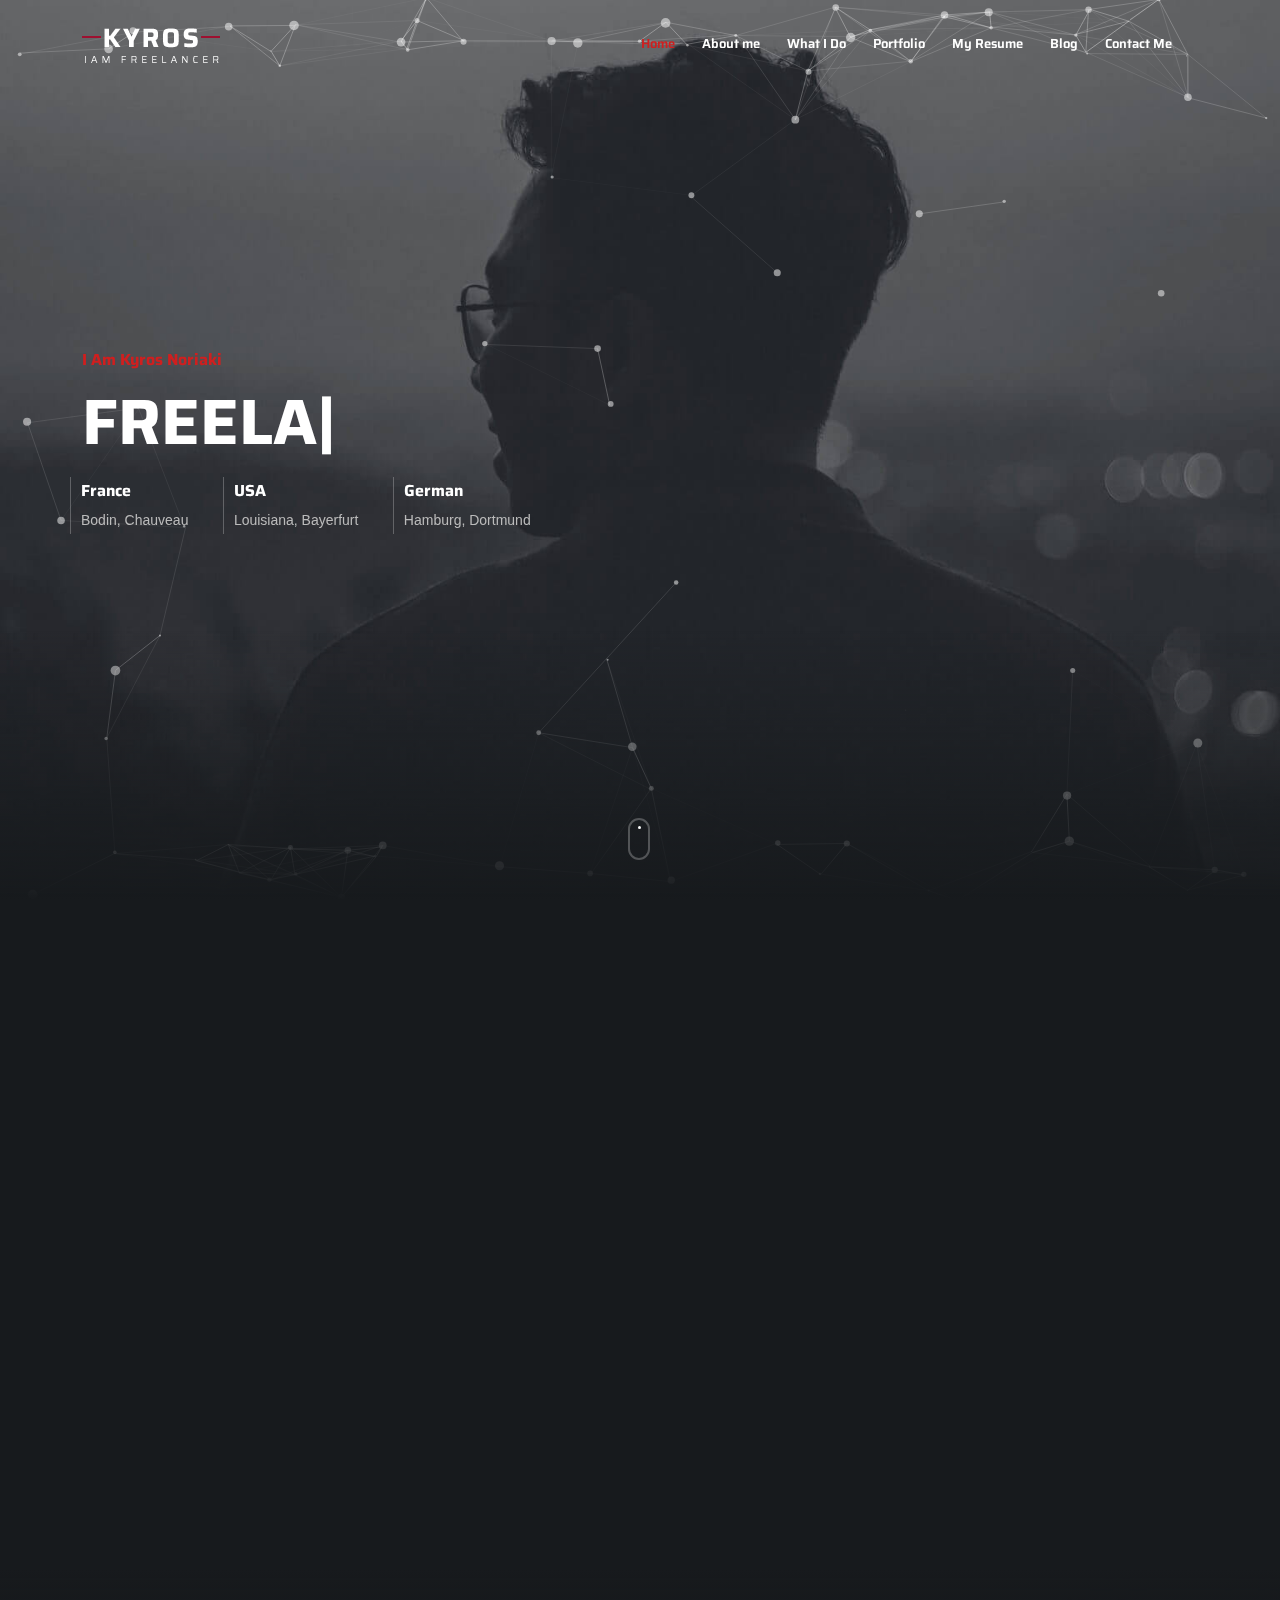
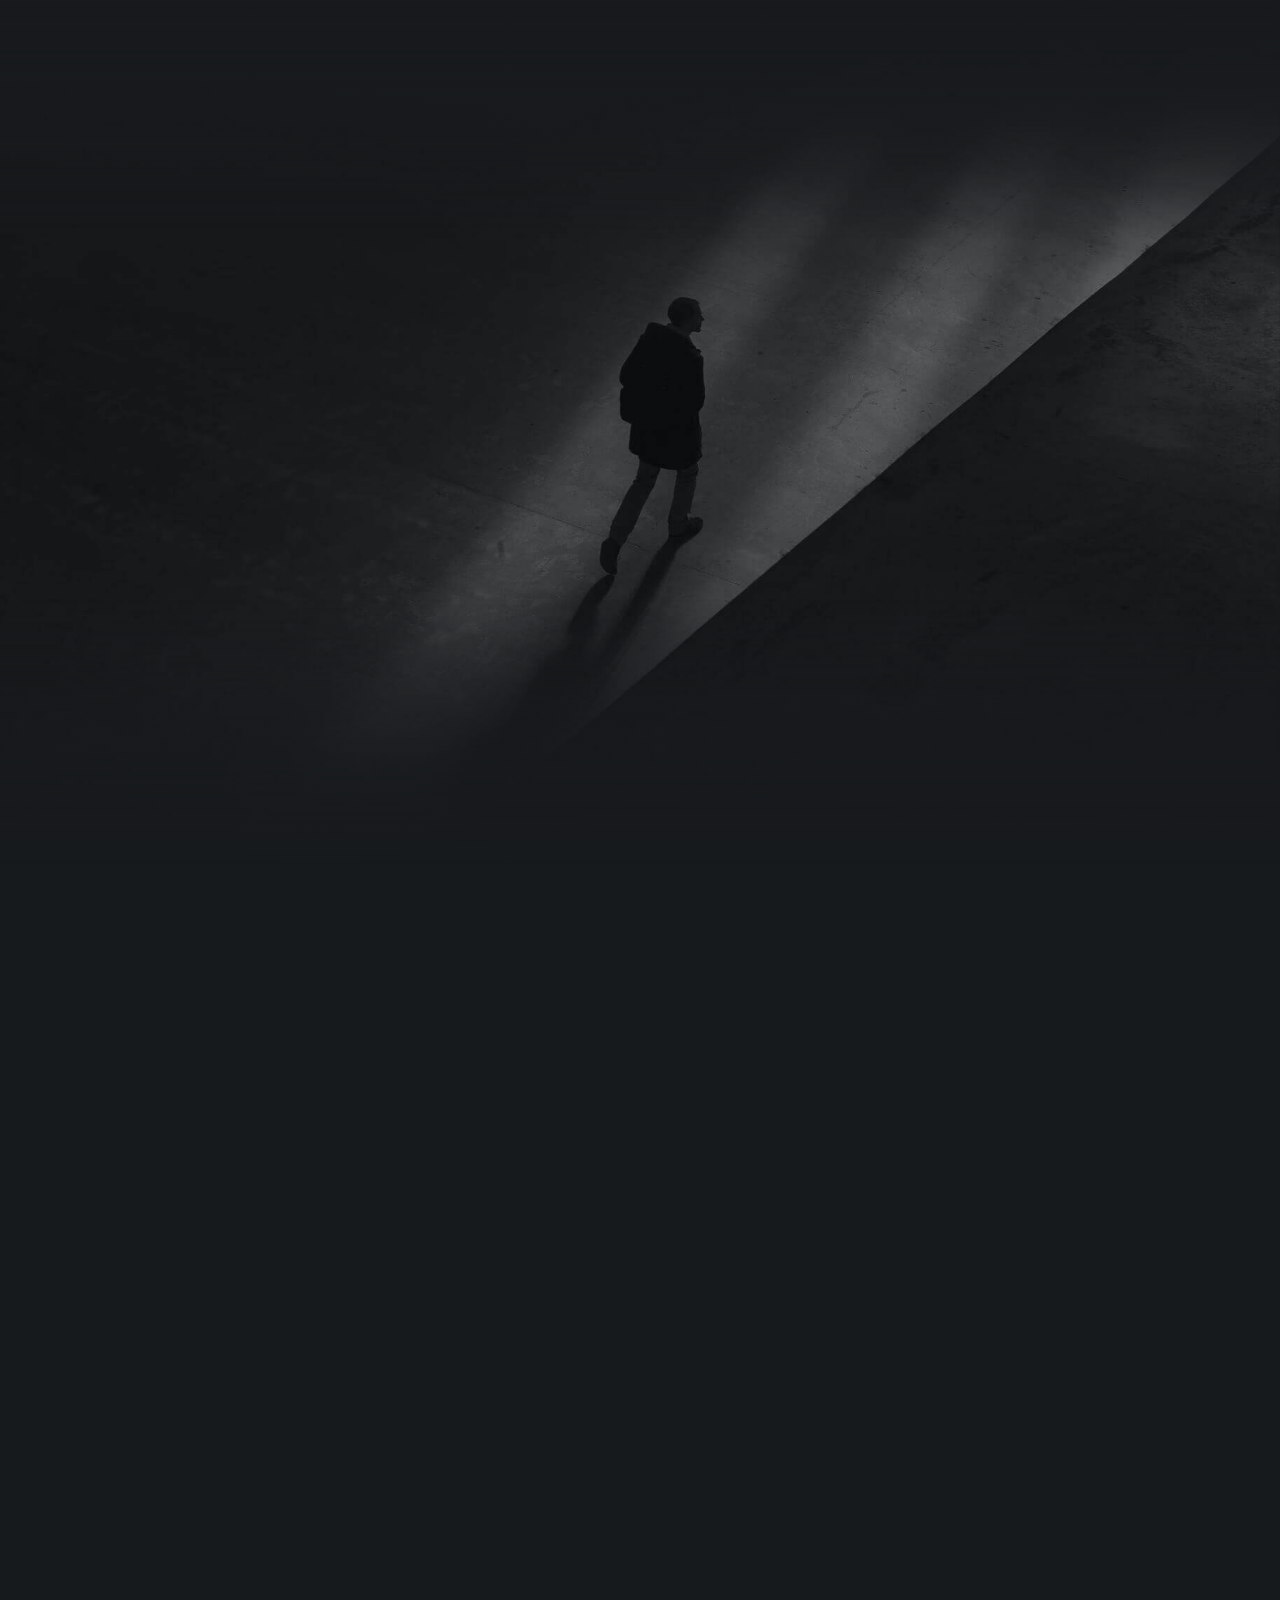
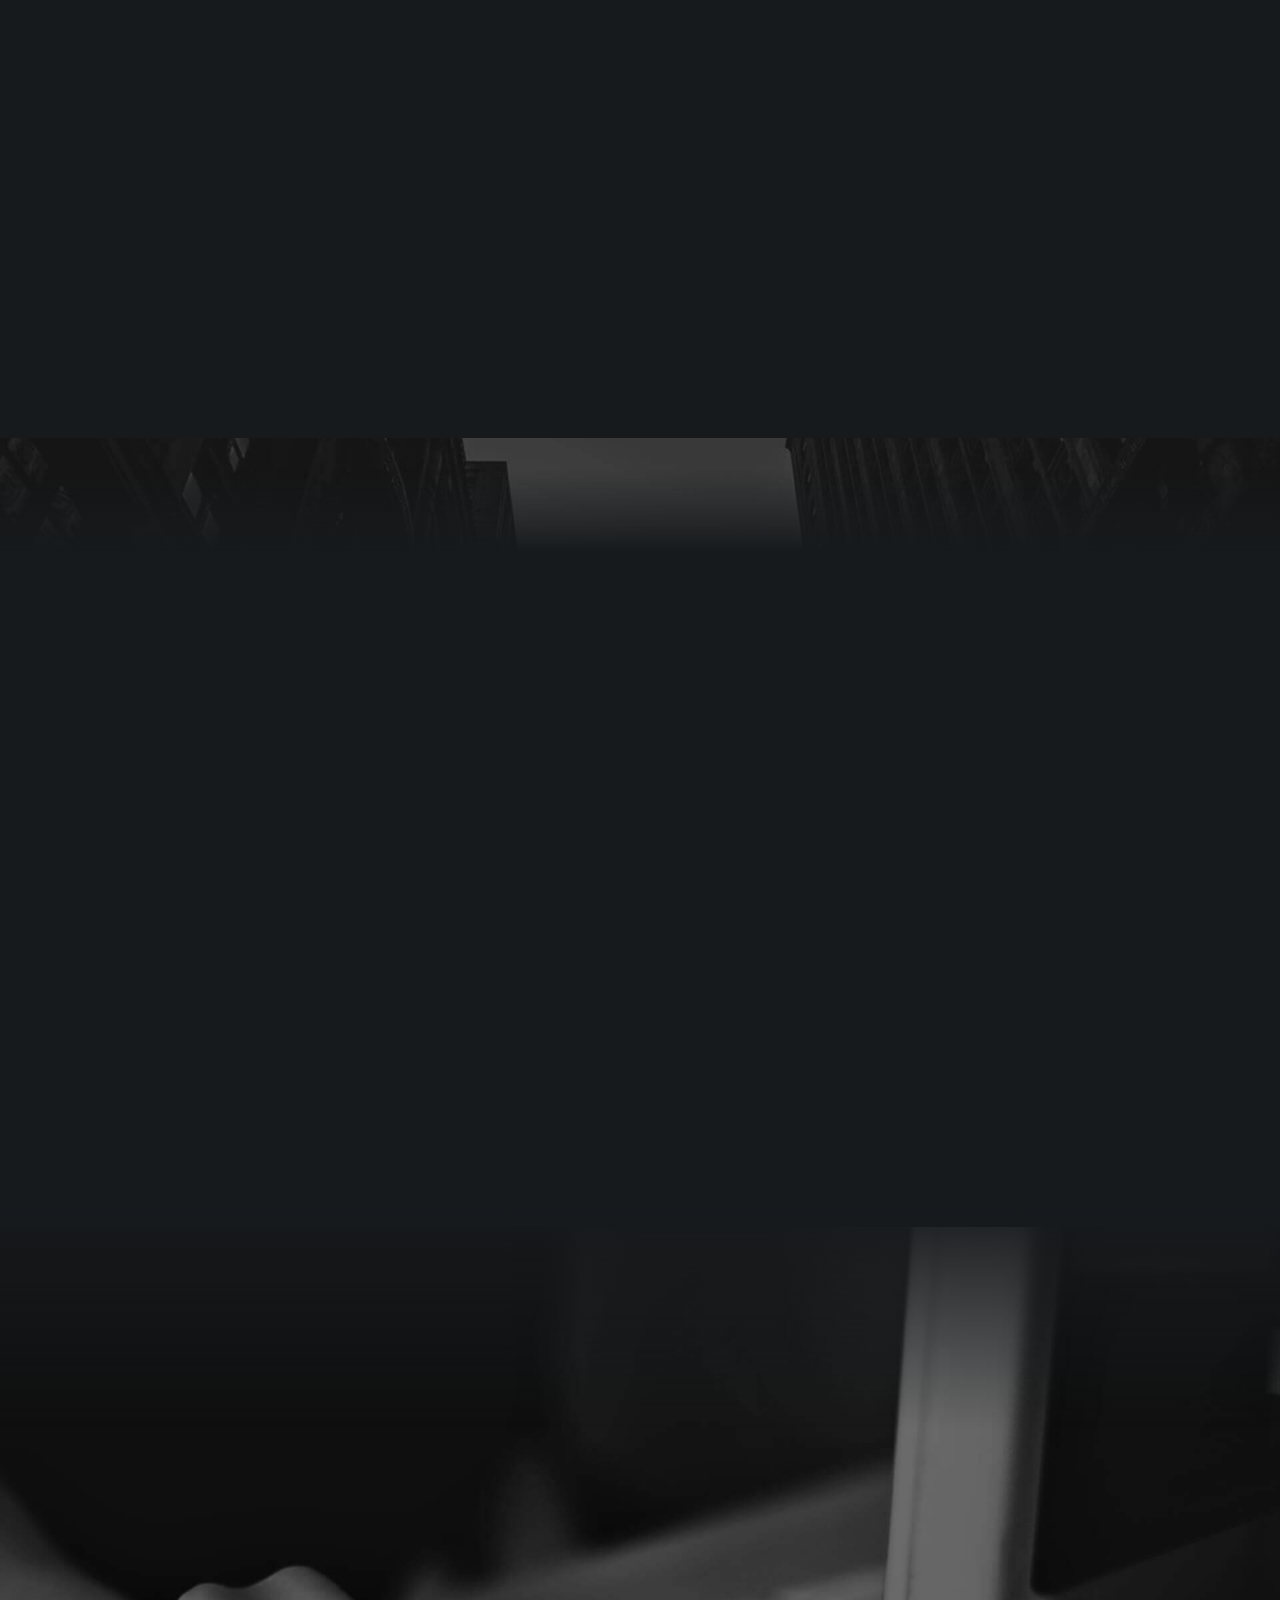
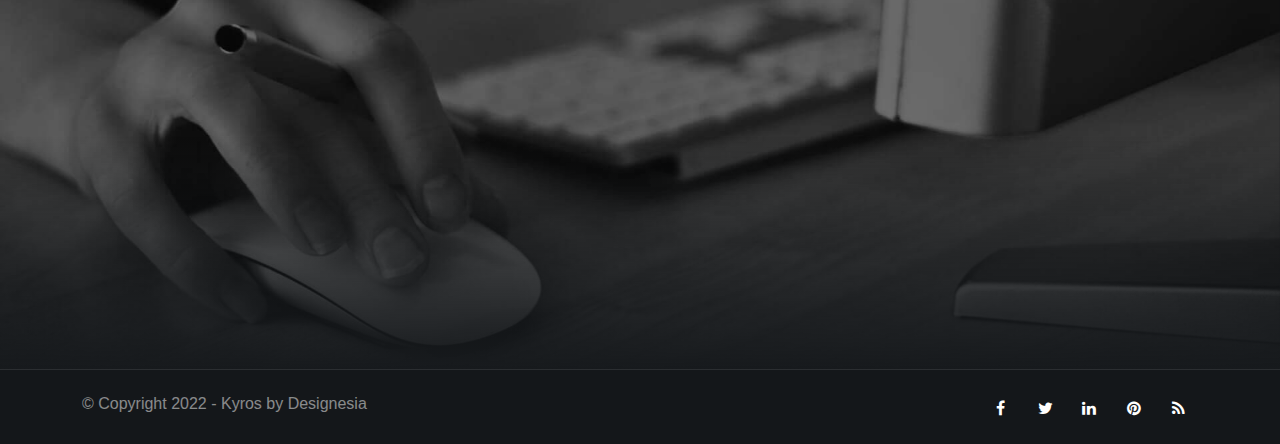
<file: index-particle-effect.html>
<!DOCTYPE html>
<html lang="zxx">

<head>
    <title>Kyros - Personal Website</title>
    <link rel="icon" href="images/icon.png" type="image/gif" sizes="16x16">
    <meta content="text/html;charset=utf-8" http-equiv="Content-Type">
    <meta content="width=device-width, initial-scale=1.0" name="viewport" />
    <meta content="Kyros - Personal Website" name="description" />
    <meta content="" name="keywords" />
    <meta content="" name="author" />
    <!-- CSS Files
    ================================================== -->
    <link href="css/bootstrap.min.css" rel="stylesheet" type="text/css" id="bootstrap" />
    <link href="css/plugins.css" rel="stylesheet" type="text/css" />
    <link href="css/style.css" rel="stylesheet" type="text/css" />
    <style>
        :root {
            --primary-color: #CF1F1F;
            --primary-color-rgb: 207, 31, 31;
        }
    </style>
    <link href="css/coloring.css" rel="stylesheet" type="text/css" />
</head>

<body class="onepage dark-scheme">
    <div id="wrapper">
        <!-- header begin -->
        <header class="transparent">
            <div class="container">
                <div class="row">
                    <div class="col-md-12">
                        <div class="de-flex sm-pt10">
                            <div class="de-flex-col">
                                <div class="de-flex-col">
                                    <!-- logo begin -->
                                    <div id="logo">
                                        <a href="index.html">
                                            <img alt="" class="logo" src="images/logo.png" />
                                            <img alt="" class="logo-2" src="images/logo.png" />
                                        </a>
                                    </div>
                                    <!-- logo close -->
                                </div>
                            </div>
                            <div class="de-flex-col header-col-right">
                                <ul id="mainmenu">
                                    <li><a class="active" href="#top">Home<span></span></a></li>
                                    <li><a href="#section-about">About me<span></span></a></li>
                                    <li><a href="#section-services">What I Do<span></span></a></li>
                                    <li><a href="#section-portfolio">Portfolio<span></span></a></li>
                                    <li><a href="#section-resume">My Resume<span></span></a></li>
                                    <li><a href="#section-blog">Blog<span></span></a></li>
                                    <li><a href="#section-contact">Contact Me<span></span></a></li>
                                </ul>
                                <div class="menu_side_area">
                                    <span id="menu-btn"></span>
                                </div>
                            </div>
                        </div>
                    </div>
                </div>
            </div>
        </header>
        <!-- header close -->
        <!-- content begin -->
        <div class="no-bottom no-top" id="content">
            <div id="top"></div>

            <!-- page preloader begin -->
            <div id="preloader">
                <div class="preloader1"></div>
            </div>
            <!-- page preloader close -->
            
            <!-- float text begin -->
            <div class="float-text">
                <div class="de_social-icons">
                    <a href="#"><i class="fa fa-facebook fa-lg"></i></a>
                    <a href="#"><i class="fa fa-twitter fa-lg"></i></a>
                    <a href="#"><i class="fa fa-instagram fa-lg"></i></a>
                </div>
                <span>Follow Me</span>
            </div>
            <!-- float text close --> 

            <!-- load external content begin -->
            <div id="de_modal">
                <button class="button-close"></button>
                <div class="d-modal-loader"></div>
            </div>
             <!-- load external content close -->

            <section aria-label="section" class="jarallax no-top no-bottom text-light">
                <img src="images/background/4.jpg" class="jarallax-img" alt="">
                <div id="particles-js"></div>
                <div class="v-center">
                    <div class="container">
                        <div class="row align-items-center">
                            <div class="col-md-12">
                                <h6 class="wow fadeInUp" data-wow-delay=".4s"><span class="id-color">I Am Kyros Noriaki</span></h6>
                                <div class="spacer-10"></div>
                                <div class="h1_big text-white wow fadeInUp" data-wow-delay=".6s">
                                    <div class="typed-strings">
                                        <p>Freelancer</p>
                                        <p>Programmer</p>
                                        <p>Photographer</p>
                                    </div>
                                    <div class="typed"></div>
                                </div>
                            </div>
                            <div class="spacer-20"></div>
                            <ul class="list_location wow fadeInUp" data-wow-delay=".8s">
                                <li><span>France</span>Bodin, Chauveau</li>
                                <li><span>USA</span>Louisiana, Bayerfurt</li>
                                <li><span>German</span>Hamburg, Dortmund</li>
                            </ul>
                        </div>
                    </div>
                </div>
                <a href="#section-about" class="mouse-icon-click scroll-to wow fadeInUp" data-wow-delay=".8s">
                    <span class="mouse fadeScroll relative" data-scroll-speed="10">
                        <span class="scroll"></span>
                    </span>
                </a>
                <div class="de-gradient-edge-bottom"></div>
            </section>
            <section id="section-about">
                <div class="container relative">
                    <div class="row">
                        <div class="col-md-12 text-center wow fadeInUp">
                            <h2>About Me</h2>
                            <div class="space-border"></div>
                        </div>
                        <div class="col-md-8 offset-md-2 text-center wow fadeInUp">
                            <p>I am a website designer from Lousiana, with a strong focus in UI/UX design. I love to get new experiences and always learn from my surroundings. I've done more than 285 projects. You can check it through portfolio section on
                                this website. I looking forward to any opportunities and challenges. </p>
                        </div>
                        <div class="spacer-single"></div>
                        <div class="col-lg-3 position-relative wow fadeIn" data-wow-delay=".2s">
                            <div class="position-relative">
                                <div class="progressbar" data-animate="false">
                                    <div class="circle" data-percent="90">
                                        <div></div>
                                    </div>
                                    <h4>HTML</h4>
                                </div>
                            </div>
                        </div>
                        <div class="col-lg-3 position-relative wow fadeIn" data-wow-delay=".4s">
                            <div class="position-relative">
                                <div class="progressbar" data-animate="false">
                                    <div class="circle" data-percent="85">
                                        <div></div>
                                    </div>
                                    <h4>CSS</h4>
                                </div>
                            </div>
                        </div>
                        <div class="col-lg-3 position-relative wow fadeIn" data-wow-delay=".6s">
                            <div class="position-relative">
                                <div class="progressbar" data-animate="false">
                                    <div class="circle" data-percent="80">
                                        <div></div>
                                    </div>
                                    <h4>PHP</h4>
                                </div>
                            </div>
                        </div>
                        <div class="col-lg-3 position-relative wow fadeIn" data-wow-delay=".8s">
                            <div class="position-relative">
                                <div class="progressbar" data-animate="false">
                                    <div class="circle" data-percent="75">
                                        <div></div>
                                    </div>
                                    <h4>jQuery</h4>
                                </div>
                            </div>
                        </div>
                    </div>
                </div>
            </section>
            <section id="section-my-quote" aria-label="section" class="jarallax no-top no-bottom">
                <div class="de-gradient-edge-top"></div>
                <img src="images/background/2.jpg" class="jarallax-img" alt="">
                <div class="v-center">
                    <div class="container">
                        <div class="row align-items-center">
                            <div class="col-md-10 offset-md-1">
                                <blockquote class="q-big wow fadeIn" data-wow-duration="3s">
                                    <i class="d-big icon_quotations"></i>
                                    Do more than is required. What is the distance between someone who achieves their goals consistently and those who spend their lives and careers merely following? The extra mile.
                                    <span class="d-quote-by">Kyros Noriaki</span>
                                </blockquote>
                                <div class="spacer-double"></div>
                            </div>
                        </div>
                    </div>
                </div>
                <div class="de-gradient-edge-bottom"></div>
            </section>
            <section id="section-services" class="no-bottom">
                <div class="container relative">
                    <div class="row">
                        <div class="col-md-12 text-center wow fadeInUp">
                            <h2>What I Do</h2>
                            <div class="space-border"></div>
                        </div>
                        <div class="spacer-single"></div>
                        <div class="row g-0">
                            <div class="col-lg-4 wow fadeIn" data-wow-delay=".2s">
                                <div class="de_3d-box">
                                    <div class="d-inner">
                                        <i class="icon_genius id-color"></i>
                                        <div class="text">
                                            <h3>Branding</h3>
                                            Ex velit cupidatat magna voluptate deserunt quis et dolor adipisicing elit culpa ad exercitation proident irure deserunt irure.
                                        </div>
                                    </div>
                                </div>
                            </div>
                            <div class="col-lg-4 wow fadeIn" data-wow-delay=".4s">
                                <div class="de_3d-box">
                                    <div class="d-inner">
                                        <i class="icon_tools id-color"></i>
                                        <div class="text">
                                            <h3>Development</h3>
                                            Ex velit cupidatat magna voluptate deserunt quis et dolor adipisicing elit culpa ad exercitation proident irure deserunt irure.
                                        </div>
                                    </div>
                                </div>
                            </div>
                            <div class="col-lg-4 wow fadeIn" data-wow-delay=".6s">
                                <div class="de_3d-box">
                                    <div class="d-inner">
                                        <i class="icon_camera_alt id-color"></i>
                                        <div class="text">
                                            <h3>Photography</h3>
                                            Ex velit cupidatat magna voluptate deserunt quis et dolor adipisicing elit culpa ad exercitation proident irure deserunt irure.
                                        </div>
                                    </div>
                                </div>
                            </div>
                        </div>
                    </div>
                </div>
            </section>
            <section id="section-portfolio" class="no-bottom">
                <div class="container relative">
                    <div class="row">
                        <div class="col-md-12 text-center wow fadeInUp">
                            <h2>Portfolio</h2>
                            <div class="space-border"></div>
                        </div>
                    </div>
                    <div id="gallery" class="row sequence">
                        <div class="col-md-4 item">
                            <div class="de_modal wow" data-url="single-project.html">
                                <div class="card-image-1 mod-c" data-tilt>
                                    <div class="d-text">
                                        <h3>Single Image</h3>
                                        <h5 class="d-tag">website</h5>
                                    </div>
                                    <img src="images/gallery/1.jpg" class="img-fluid" alt="">
                                </div>
                            </div>
                        </div>
                        <div class="col-md-4 item">
                            <div class="de_modal wow" data-url="single-project-2.html">
                                <div class="card-image-1 mod-c" data-tilt>
                                    <div class="d-text">
                                        <h3>Multiple Images</h3>
                                        <h5 class="d-tag">website</h5>
                                    </div>
                                    <img src="images/gallery/2.jpg" class="img-fluid" alt="">
                                </div>
                            </div>
                        </div>
                        <div class="col-md-4 item">
                            <div class="de_modal wow" data-url="single-project-3.html">
                                <div class="card-image-1 mod-c" data-tilt>
                                    <div class="d-text">
                                        <h3>Self Hosted Video</h3>
                                        <h5 class="d-tag">website</h5>
                                    </div>
                                    <img src="images/gallery/3.jpg" class="img-fluid" alt="">
                                </div>
                            </div>
                        </div>
                        <div class="col-md-4 item">
                            <div class="de_modal wow" data-url="single-project.html">
                                <div class="card-image-1 mod-c" data-tilt>
                                    <div class="d-text">
                                        <h3>Bluetec App</h3>
                                        <h5 class="d-tag">website</h5>
                                    </div>
                                    <img src="images/gallery/4.jpg" class="img-fluid" alt="">
                                </div>
                            </div>
                        </div>
                        <div class="col-md-4 item">
                            <div class="de_modal wow" data-url="single-project.html">
                                <div class="card-image-1 mod-c" data-tilt>
                                    <div class="d-text">
                                        <h3>Uhost Hosting</h3>
                                        <h5 class="d-tag">website</h5>
                                    </div>
                                    <img src="images/gallery/5.jpg" class="img-fluid" alt="">
                                </div>
                            </div>
                        </div>
                        <div class="col-md-4 item">
                            <div class="de_modal wow" data-url="single-project.html">
                                <div class="card-image-1 mod-c" data-tilt>
                                    <div class="d-text">
                                        <h3>Bolo Creative</h3>
                                        <h5 class="d-tag">website</h5>
                                    </div>
                                    <img src="images/gallery/6.jpg" class="img-fluid" alt="">
                                </div>
                            </div>
                        </div>
                    </div>
                </div>
            </section>
            <section id="section-resume">
                <div class="container relative">
                    <div class="row">
                        <div class="col-md-12 text-center wow fadeInUp">
                            <h2>My Resume</h2>
                            <div class="space-border"></div>
                        </div>
                    </div>
                    <div class="row gh-5">
                        <div class="col-lg-6 wow fadeInUp">
                            <div class="p-4">
                                <h3 class="s_border">Experiences</h3>
                                <ul class="d_timeline">
                                    <li class="d_timeline-item">
                                        <h3 class="d_timeline-title">2014 - now</h3>
                                        <p class="d_timeline-text"><span class="d_title">Founder &amp; Creative Director</span><span class="d_company">Kyros Studio</span>Lorem ipsum dolor sit amet consectetur adipisicing elit. Animi tempora perferendis vero officia enim impedit voluptatem dignissimos, veniam ratione est alias rerum aperiam, nam aliquam reprehenderit iste dolor.</p>
                                    </li>
                                    <li class="d_timeline-item">
                                        <h3 class="d_timeline-title">2010 - 2014</h3>
                                        <p class="d_timeline-text"><span class="d_title">Senior UI / UX Designer</span><span class="d_company">Google Inc</span>Lorem ipsum dolor sit amet consectetur adipisicing elit. Animi tempora perferendis vero officia enim impedit voluptatem dignissimos, veniam ratione est alias rerum aperiam, nam aliquam reprehenderit iste dolor.</p>
                                    </li>
                                    <li class="d_timeline-item">
                                        <h3 class="d_timeline-title">2008 - 2010</h3>
                                        <p class="d_timeline-text"><span class="d_title">Graphic Designer</span><span class="d_company">Kyros Studio</span>Lorem ipsum dolor sit amet consectetur adipisicing elit. Animi tempora perferendis vero officia enim impedit voluptatem dignissimos, veniam ratione est alias rerum aperiam, nam aliquam reprehenderit iste dolor.</p>
                                    </li>
                                </ul>
                            </div>
                        </div>
                        <div class="col-lg-6 wow fadeInUp">
                            <div class="p-4">
                                <h3 class="s_border">Education</h3>
                                <ul class="d_timeline">
                                    <li class="d_timeline-item">
                                        <h3 class="d_timeline-title">2004 - 2008</h3>
                                        <p class="d_timeline-text"><span class="d_title">Master in Design</span><span class="d_company">New York University</span>Lorem ipsum dolor sit amet consectetur adipisicing elit. Animi tempora perferendis vero officia enim impedit voluptatem dignissimos, veniam ratione est alias rerum aperiam, nam aliquam reprehenderit iste dolor.</p>
                                    </li>
                                    <li class="d_timeline-item">
                                        <h3 class="d_timeline-title">2004 - 2008</h3>
                                        <p class="d_timeline-text"><span class="d_title">Bachelor of Arts</span><span class="d_company">University of London</span>Lorem ipsum dolor sit amet consectetur adipisicing elit. Animi tempora perferendis vero officia enim impedit voluptatem dignissimos, veniam ratione est alias rerum aperiam, nam aliquam reprehenderit iste dolor.</p>
                                    </li>
                                    <li class="d_timeline-item">
                                        <h3 class="d_timeline-title">2006 - 2004</h3>
                                        <p class="d_timeline-text"><span class="d_title">Artist of College</span><span class="d_company">University of Sydney</span>Lorem ipsum dolor sit amet consectetur adipisicing elit. Animi tempora perferendis vero officia enim impedit voluptatem dignissimos, veniam ratione est alias rerum aperiam, nam aliquam reprehenderit iste dolor.</p>
                                    </li>
                                </ul>
                            </div>
                        </div>
                    </div>
                </div>
            </section>
            <section id="section-fun-facts" aria-label="section" class="jarallax">
                <div class="de-gradient-edge-top"></div>
                <img src="images/background/3.jpg" class="jarallax-img" alt="">
                <div class="container">
                        <div class="row">
                            <div class="col-md-3 wow fadeIn" data-wow-delay="0">
                                <div class="de_count text-center">
                                    <h3 class="timer" data-to="8240" data-speed="2500">0</h3>
                                    <span>Hours of Works</span>
                                </div>
                            </div>

                            <div class="col-md-3 wow fadeIn" data-wow-delay=".25s">
                                <div class="de_count text-center">
                                    <h3 class="timer" data-to="315" data-speed="2500">0</h3>
                                    <span>Projects Done</span>
                                </div>
                            </div>

                            <div class="col-md-3 wow fadeIn" data-wow-delay=".5s">
                                <div class="de_count text-center">
                                    <h3 class="timer" data-to="250" data-speed="2500">0</h3>
                                    <span>Satisfied Customers</span>
                                </div>
                            </div>

                            <div class="col-md-3 wow fadeIn" data-wow-delay=".75s">
                                <div class="de_count text-center">
                                    <h3 class="timer" data-to="32" data-speed="2500">0</h3>
                                    <span>Awards Winning</span>
                                </div>
                            </div>
                        </div>
                    </div>
                <div class="de-gradient-edge-bottom"></div>
            </section>
            <section id="section-blog" class="no-bottom">
                <div class="container relative">
                    <div class="row">
                        <div class="col-md-12 text-center wow fadeInUp">
                            <h2>Recent Blog</h2>
                            <div class="space-border"></div>
                        </div>
                    </div>
                    <div id="carousel-blog" class="owl-carousel wow fadeInUp">
                        <div class="bloglist item">
                            <div class="post-content">
                                <div class="post-image">
                                    <div class="de_modal" data-url="single-blog.html"><img alt="" src="images/blog/1.jpg" class="lazy grayscale"></div>
                                </div>
                                <div class="post-text">
                                    <h4 class="de_modal" data-url="single-blog.html">How to Make Better User Interface</h4>
                                    <p>Dolore officia sint incididunt non excepteur ea mollit commodo ut enim reprehenderit cupidatat labore ad laborum consectetur consequat...</p>
                                </div>
                            </div>
                        </div>
                        <div class="bloglist item">
                            <div class="post-content">
                                <div class="post-image">
                                    <div class="de_modal" data-url="single-blog.html"><img alt="" src="images/blog/2.jpg" class="lazy grayscale"></div>
                                </div>
                                <div class="post-text">
                                    <h4 class="de_modal" data-url="single-blog.html">10 Web Design Tips From Experts</h4>
                                    <p>Dolore officia sint incididunt non excepteur ea mollit commodo ut enim reprehenderit cupidatat labore ad laborum consectetur consequat...</p>
                                </div>
                            </div>
                        </div>
                        <div class="bloglist item">
                            <div class="post-content">
                                <div class="post-image">
                                    <div class="de_modal" data-url="single-blog.html"><img alt="" src="images/blog/3.jpg" class="lazy grayscale"></div>
                                </div>
                                <div class="post-text">
                                    <h4 class="de_modal" data-url="single-blog.html">The Importance of Web Design</h4>
                                    <p>Dolore officia sint incididunt non excepteur ea mollit commodo ut enim reprehenderit cupidatat labore ad laborum consectetur consequat...</p>
                                </div>
                            </div>
                        </div>
                        <div class="bloglist item">
                            <div class="post-content">
                                <div class="post-image">
                                    <div class="de_modal" data-url="single-blog.html"><img alt="" src="images/blog/4.jpg" class="lazy grayscale"></div>
                                </div>
                                <div class="post-text">
                                    <h4 class="de_modal" data-url="single-blog.html">10 Web Design Tips From Experts</h4>
                                    <p>Dolore officia sint incididunt non excepteur ea mollit commodo ut enim reprehenderit cupidatat labore ad laborum consectetur consequat...</p>
                                </div>
                            </div>
                        </div>
                        <div class="bloglist item">
                            <div class="post-content">
                                <div class="post-image">
                                    <div class="de_modal" data-url="single-blog.html"><img alt="" src="images/blog/5.jpg" class="lazy grayscale"></div>
                                </div>
                                <div class="post-text">
                                    <h4 class="de_modal" data-url="single-blog.html">The Importance of Web Design</h4>
                                    <p>Dolore officia sint incididunt non excepteur ea mollit commodo ut enim reprehenderit cupidatat labore ad laborum consectetur consequat...</p>
                                </div>
                            </div>
                        </div>
                        <div class="bloglist item">
                            <div class="post-content">
                                <div class="post-image">
                                    <div class="de_modal" data-url="single-blog.html"><img alt="" src="images/blog/6.jpg" class="lazy grayscale"></div>
                                </div>
                                <div class="post-text">
                                    <h4 class="de_modal" data-url="single-blog.html">Tips for Healthy Teeth<span></span></h4>
                                    <p>Dolore officia sint incididunt non excepteur ea mollit commodo ut enim reprehenderit cupidatat labore ad laborum consectetur consequat...</p>
                                </div>
                            </div>
                        </div>
                    </div>
                </div>
            </section>
            <section id="section-contact" class="jarallax">
                <div class="de-gradient-edge-top"></div>
                <img src="images/background/5.jpg" class="jarallax-img" alt="">
                <div class="container z-index-1000">
                    <div class="row">
                        <div class="col-md-12 text-center wow fadeInUp">
                            <h2>Contact Me</h2>
                            <div class="space-border"></div>
                        </div>
                        <div class="col-lg-8 offset-lg-2 wow fadeInUp">
                            <div class="contact_form_wrapper">
                                <form name="contactForm" id="contact_form" class="form-border" method="post" action="#">
                                    <div class="row">
                                        <div class="col-md-4">
                                            <div class="field-set">
                                                <input type="text" name="Name" id="name" class="form-control" placeholder="Your Name" required>
                                            </div>
                                        </div>
                                        <div class="col-md-4">
                                            <div class="field-set">
                                                <input type="text" name="Email" id="email" class="form-control" placeholder="Your Email" required>
                                            </div>
                                        </div>
                                        <div class="col-md-4">
                                            <div class="field-set">
                                                <input type="text" name="phone" id="phone" class="form-control" placeholder="Your Phone" required>
                                            </div>
                                        </div>
                                    </div>
                                    <div class="text-center">
                                        <div class="field-set">
                                            <textarea name="message" id="message" class="form-control" placeholder="Your Message" required></textarea>
                                        </div>
                                        <div class="g-recaptcha" data-sitekey="copy-your-site-key-here"></div>
                                        <div id='submit' class="mt10">
                                            <input type='submit' id='send_message' value='Send Message' class="btn-main">
                                        </div>

                                        <div id="success_message" class='success'>
                                            Your message has been sent successfully. Refresh this page if you want to send more messages.
                                        </div>
                                        <div id="error_message" class='error'>
                                            Sorry there was an error sending your form.
                                        </div>

                                    </div>
                                </form>
                            </div>
                            <div class="spacer-double"></div>
                            <div class="row text-center wow fadeInUp">
                                <div class="col-md-4">
                                    <div class="wm-1"></div>
                                    <h6>Email Me</h6>
                                    <p>contact@kyrosnoriaki.com</p>
                                </div>
                                <div class="col-md-4">
                                    <div class="wm-1"></div>
                                    <h6>Call Me</h6>
                                    <p>+1 700 333 92 96</p>
                                </div>
                                <div class="col-md-4">
                                    <div class="wm-1"></div>
                                    <h6>Address</h6>
                                    <p>Collins Street West, Louisiana, Bayerfurt, USA</p>
                                </div>
                            </div>
                        </div>
                    </div>
                </div>
                <div class="de-gradient-edge-bottom"></div>
            </section>
        </div>
        <!-- content close -->
        <a href="#" id="back-to-top"></a>
        <!-- footer begin -->
        <footer>
            <div class="container">
                <div class="row">
                    <div class="col-md-6">
                        <a href="index.html">
                            <span class="copy">&copy; Copyright 2022 - Kyros by Designesia</span>
                        </a>
                    </div>
                    <div class="col-md-6">
                        <div class="social-icons">
                            <a href="#"><i class="fa fa-facebook fa-lg"></i></a>
                            <a href="#"><i class="fa fa-twitter fa-lg"></i></a>
                            <a href="#"><i class="fa fa-linkedin fa-lg"></i></a>
                            <a href="#"><i class="fa fa-pinterest fa-lg"></i></a>
                            <a href="#"><i class="fa fa-rss fa-lg"></i></a>
                        </div>
                    </div>
                </div>
            </div>
        </footer>
        <!-- footer close -->
    </div>
    <!-- Javascript Files
    ================================================== -->
    <script src="js/plugins.js"></script>
    <script src="js/designesia.js"></script>
    <script src='https://www.google.com/recaptcha/api.js' async defer></script>
    <script src="form.js"></script>
    <script src="js/particles.js"></script>
    <script src="js/app.js"></script>
    <script>
    jQuery(function($) {
        $('.g-recaptcha').attr('data-theme', 'dark');
    });
    </script>
    <script>
    jQuery(document).ready(function() {
        $(function() {
            // jquery typed plugin
            $(".typed").typed({
                stringsElement: $('.typed-strings'),
                typeSpeed: 100,
                backDelay: 500,
                loop: true,
                contentType: 'html', // or text
                // defaults to false for infinite loop
                loopCount: false,
                callback: function() { null; },
                resetCallback: function() { newTyped(); }
            });
        });
    });
    </script>
</body>

</html>
</file>
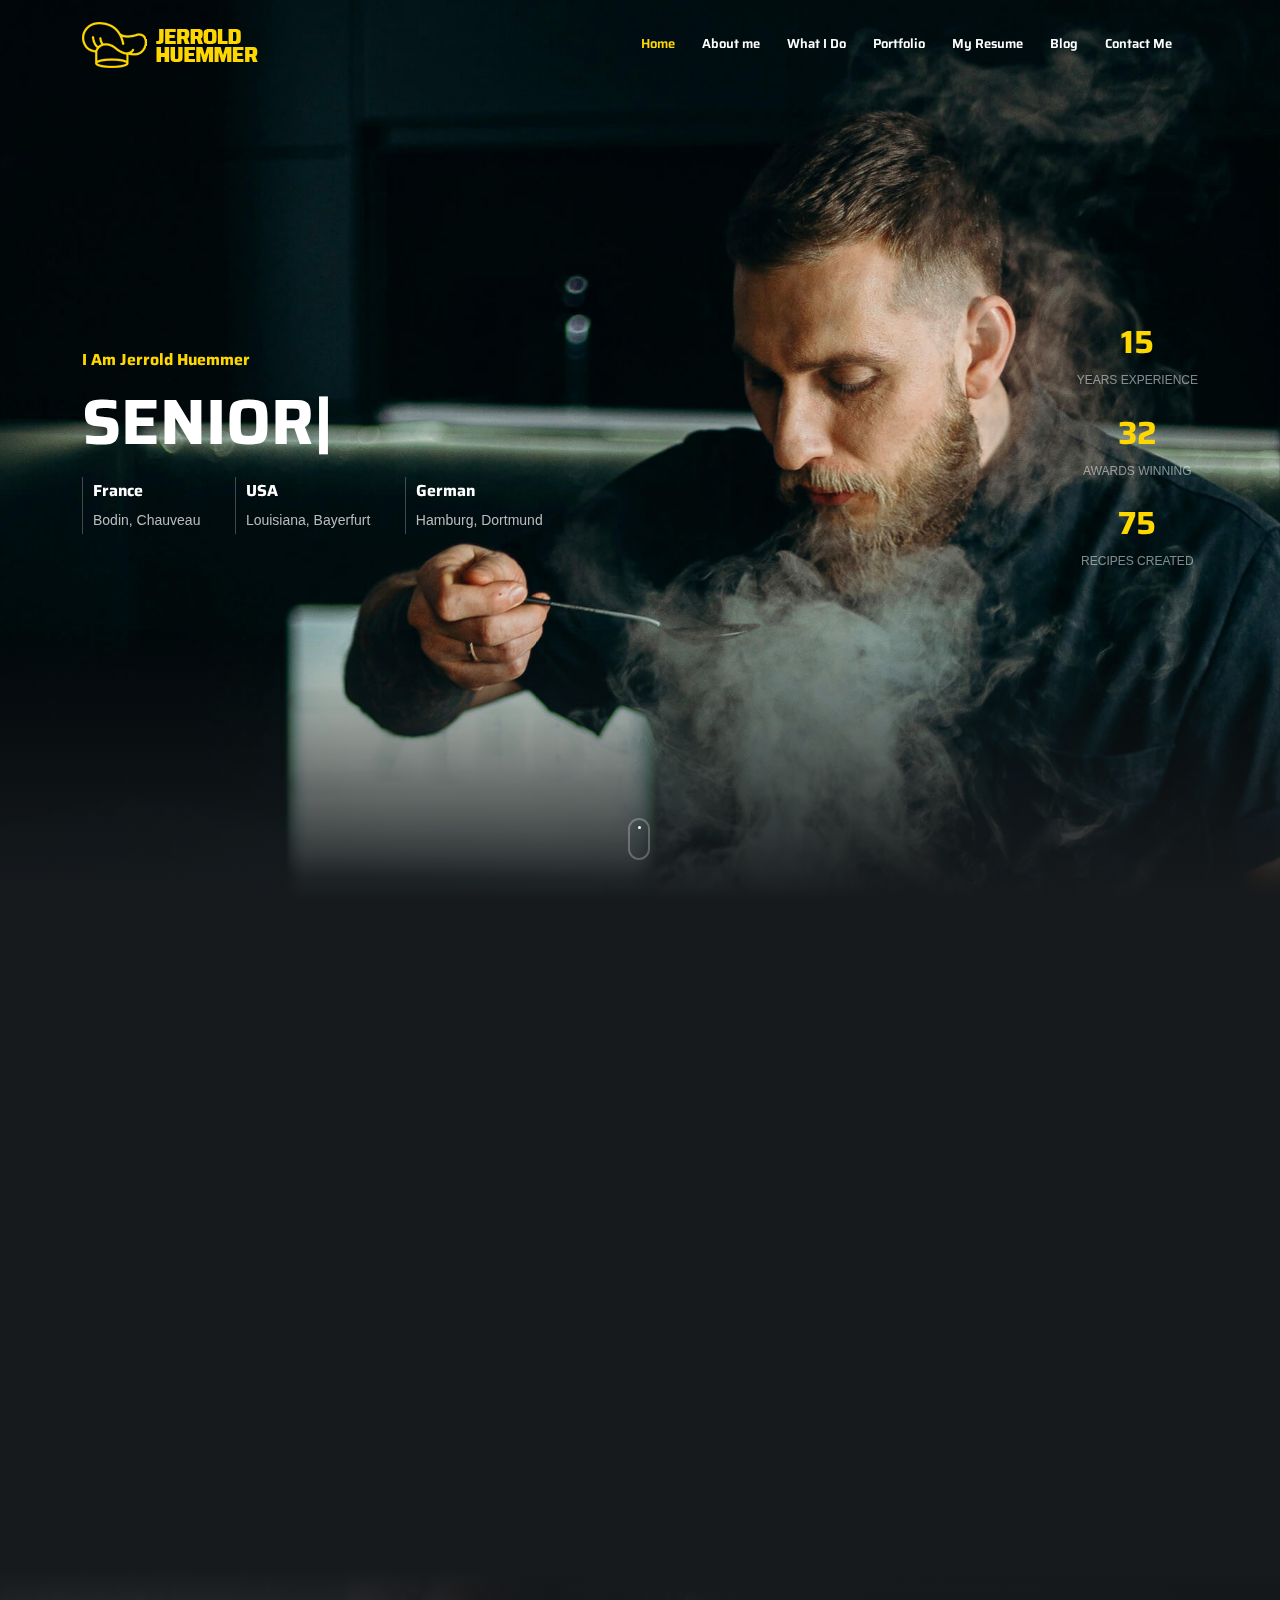
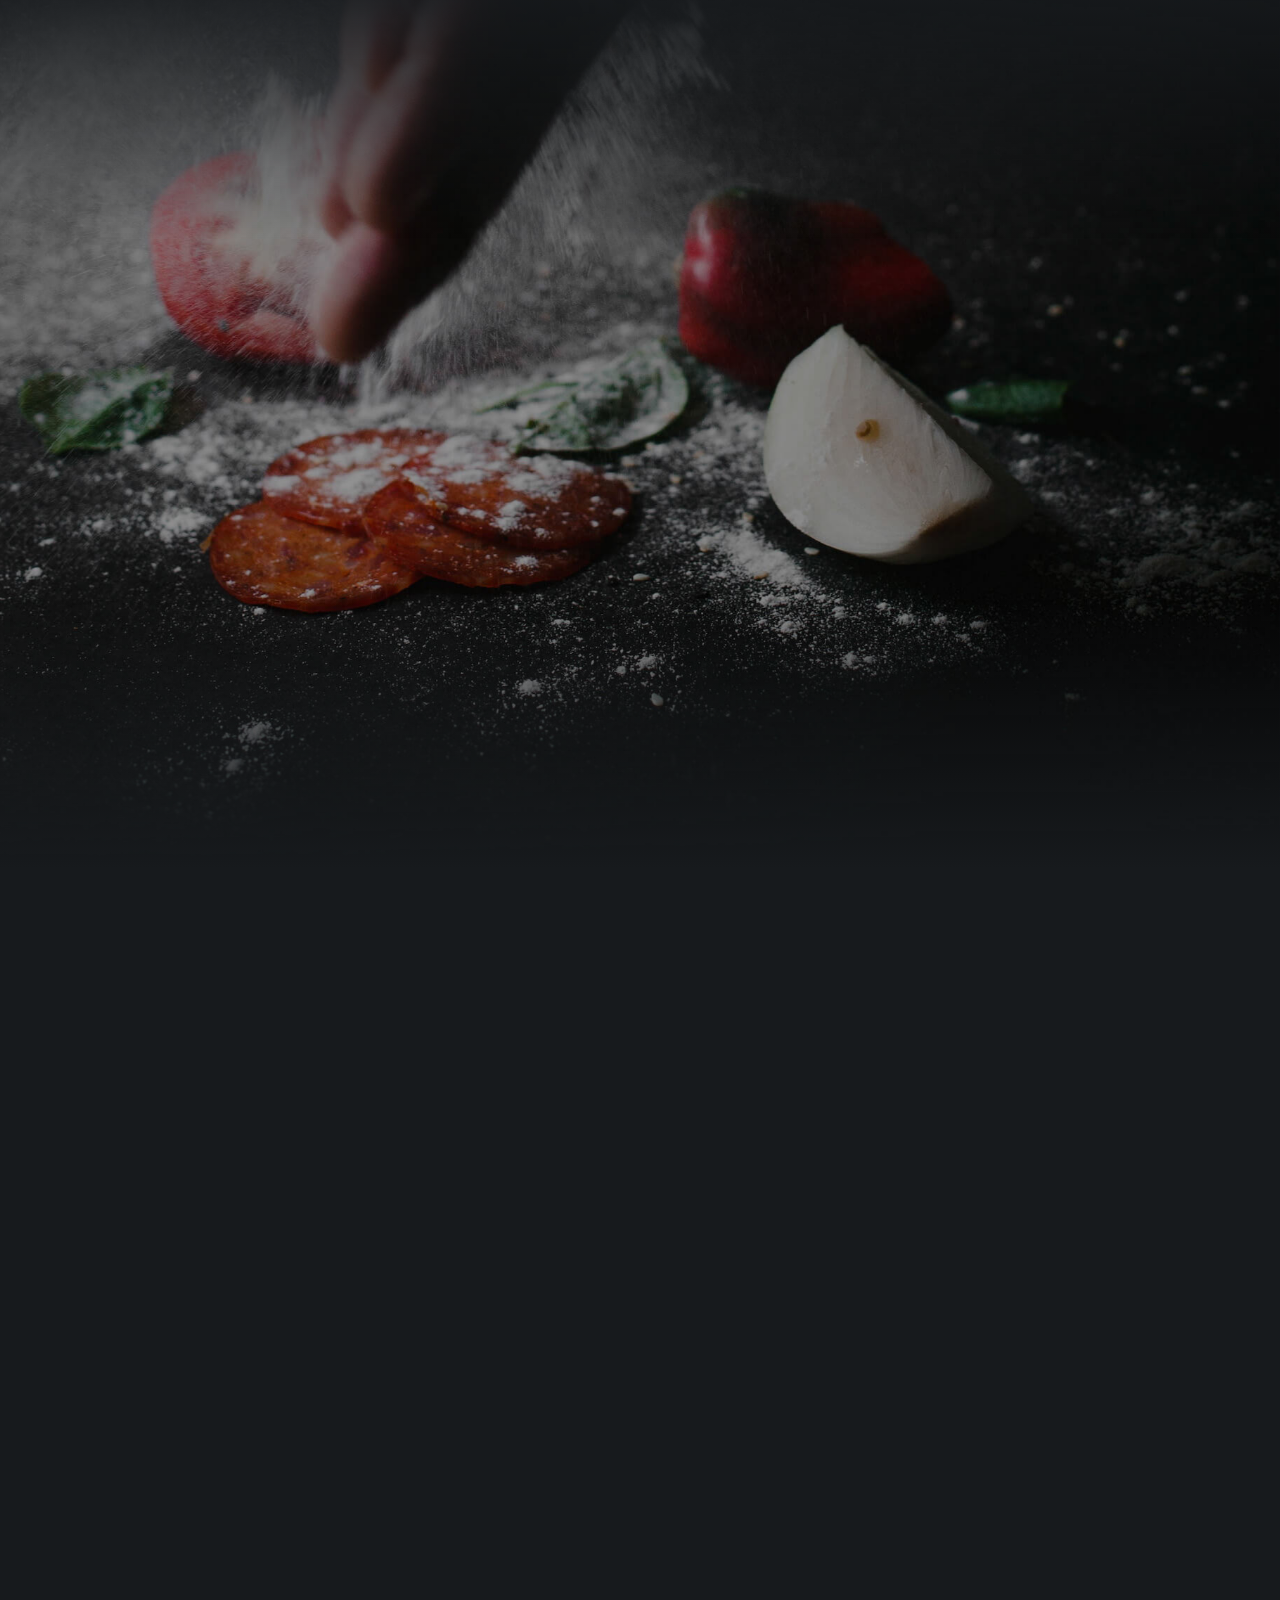
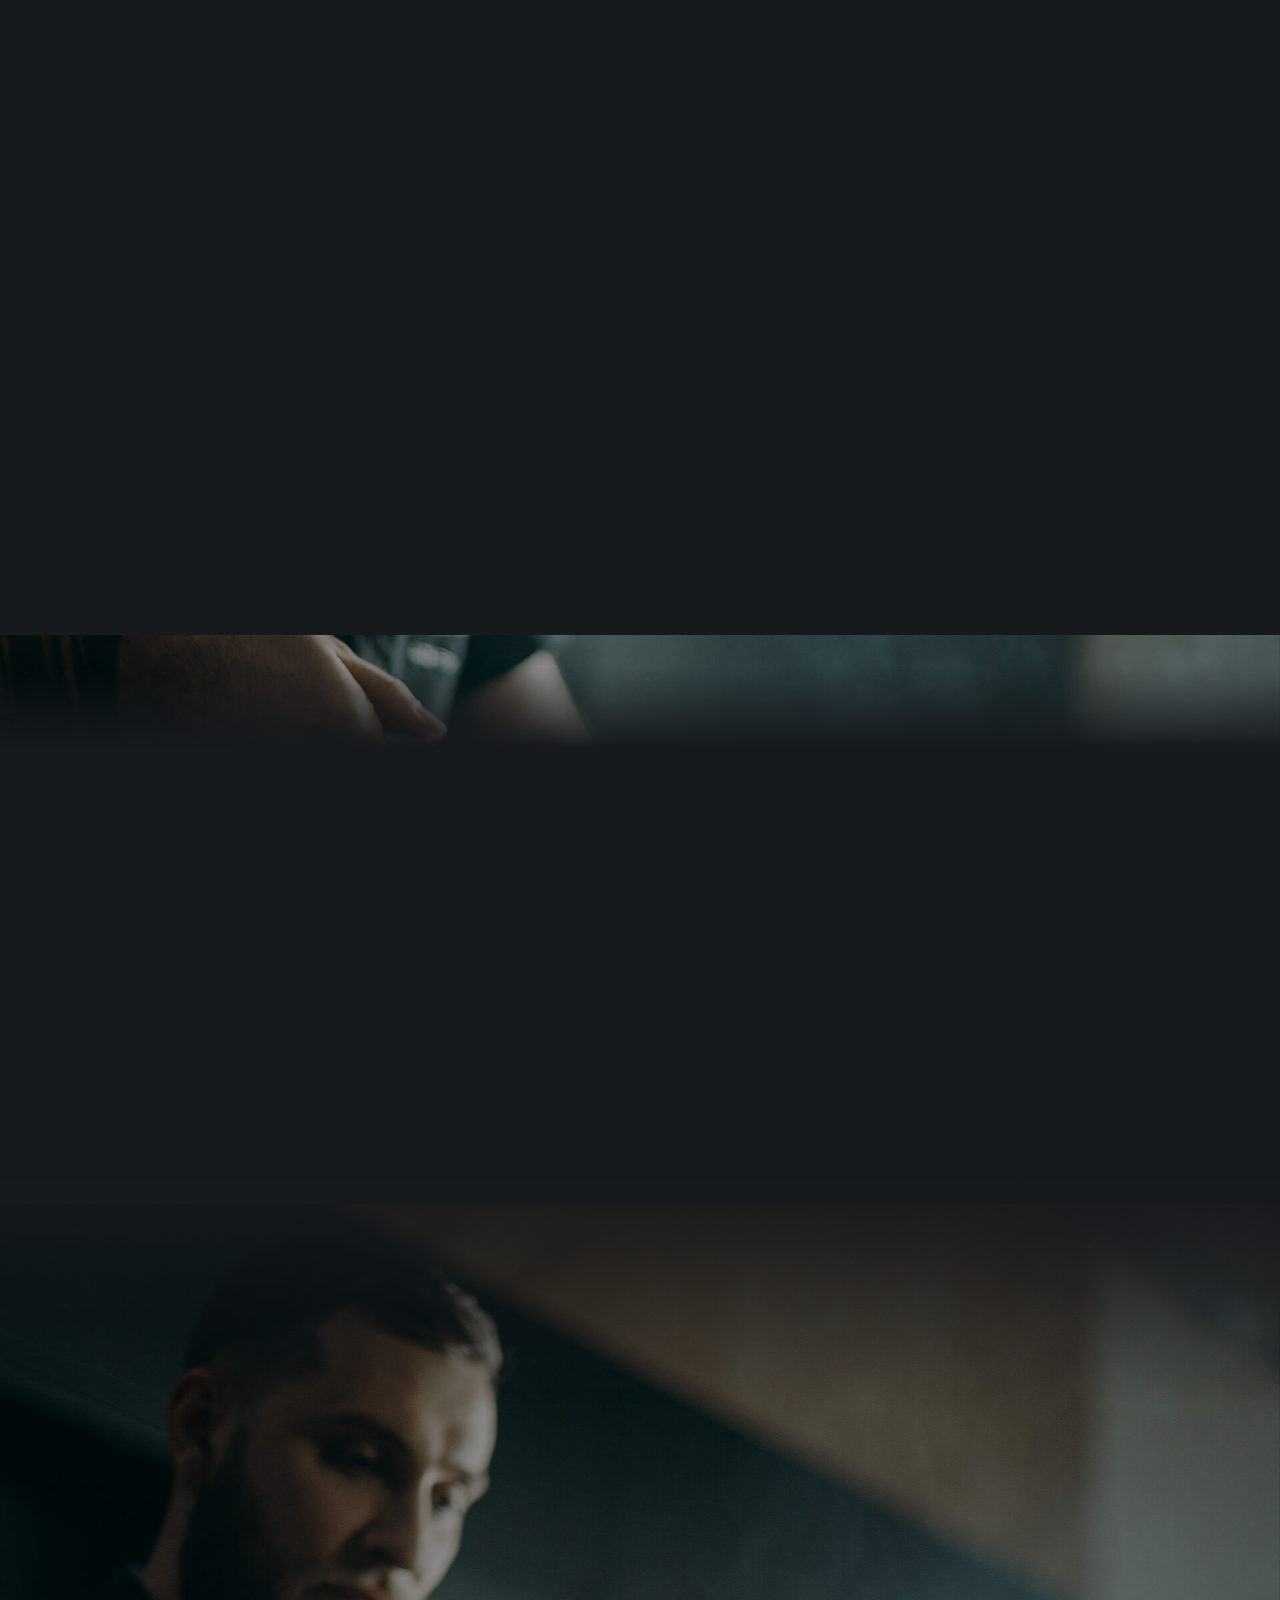
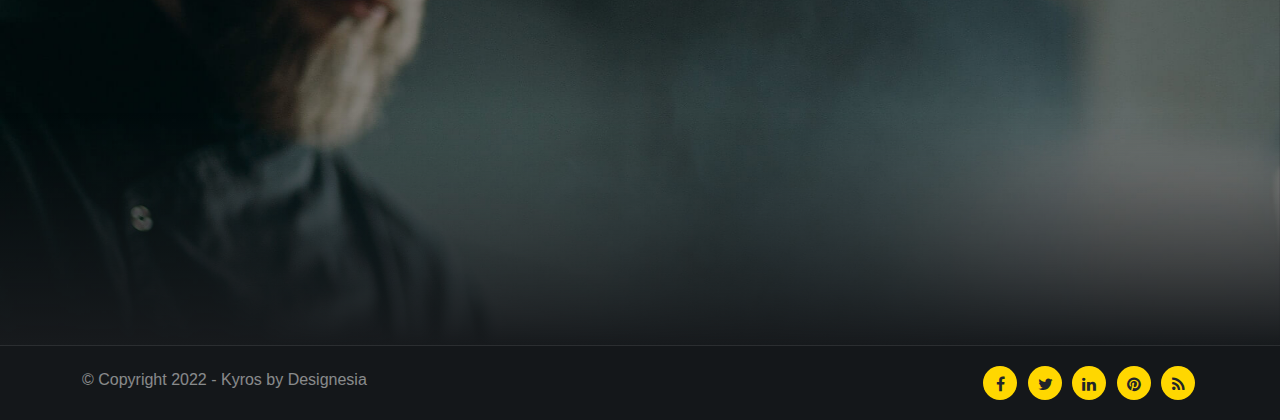
<file: index-profession-chef.html>
<!DOCTYPE html>
<html lang="zxx">

<head>
    <title>Kyros - Personal Website</title>
    <link rel="icon" href="images/icon.png" type="image/gif" sizes="16x16">
    <meta content="text/html;charset=utf-8" http-equiv="Content-Type">
    <meta content="width=device-width, initial-scale=1.0" name="viewport" />
    <meta content="Kyros - Personal Website" name="description" />
    <meta content="" name="keywords" />
    <meta content="" name="author" />
    <!-- CSS Files
    ================================================== -->
    <link href="css/bootstrap.min.css" rel="stylesheet" type="text/css" id="bootstrap" />
    <link href="css/plugins.css" rel="stylesheet" type="text/css" />
    <link href="css/style.css" rel="stylesheet" type="text/css" />
    <style>
        :root {
            --primary-color: #FFD700;
            --primary-color-rgb: 255, 215, 0;
        }
    </style>
    <link href="css/coloring.css" rel="stylesheet" type="text/css" />
</head>

<body class="onepage dark-scheme">
    <div id="wrapper">
        <!-- header begin -->
        <header class="transparent wow fadeInDown" data-wow-delay=".5s">
            <div class="container">
                <div class="row">
                    <div class="col-md-12">
                        <div class="de-flex sm-pt10">
                            <div class="de-flex-col">
                                <div class="de-flex-col">
                                    <!-- logo begin -->
                                    <div id="logo">
                                        <a href="index.html">
                                            <img alt="" class="logo" src="images/logo-7.png" />
                                            <img alt="" class="logo-2" src="images/logo-7.png" />
                                        </a>
                                    </div>
                                    <!-- logo close -->
                                </div>
                            </div>
                            <div class="de-flex-col header-col-right">
                                <ul id="mainmenu" class="menu-fullwidth">
                                    <li><a class="active" href="#top">Home<span></span></a></li>
                                    <li><a href="#section-about">About me<span></span></a></li>
                                    <li><a href="#section-services">What I Do<span></span></a></li>
                                    <li><a href="#section-portfolio">Portfolio<span></span></a></li>
                                    <li><a href="#section-resume">My Resume<span></span></a></li>
                                    <li><a href="#section-blog">Blog<span></span></a></li>
                                    <li><a href="#section-contact">Contact Me<span></span></a></li>
                                </ul>
                                <div class="menu_side_area">
                                    <span id="menu-btn"></span>
                                </div>
                            </div>
                        </div>
                    </div>
                </div>
            </div>
        </header>
        <!-- header close -->
        <!-- content begin -->
        <div class="no-bottom no-top" id="content">
            <div id="top"></div>

            <!-- page preloader begin -->
            <div id="preloader">
                <div class="preloader1"></div>
            </div>
            <!-- page preloader close -->
            
            <!-- float text begin -->
            <div class="float-text">
                <div class="de_social-icons">
                    <a href="#"><i class="fa fa-facebook fa-lg"></i></a>
                    <a href="#"><i class="fa fa-twitter fa-lg"></i></a>
                    <a href="#"><i class="fa fa-instagram fa-lg"></i></a>
                </div>
                <span>Follow Me</span>
            </div>
            <!-- float text close --> 

            <!-- load external content begin -->
            <div id="de_modal">
                <button class="button-close"></button>
                <div class="d-modal-loader"></div>
            </div>
             <!-- load external content close -->

            <section aria-label="section" class="jarallax no-top no-bottom text-light">
                <img src="images/background/11.jpg" class="jarallax-img" alt="">
                <div class="v-center">
                    <div class="container">
                        <div class="row align-items-center">
                            <div class="col-md-8">
                                <h6 class="wow fadeInUp" data-wow-delay=".4s"><span class="id-color">I Am Jerrold Huemmer</span></h6>
                                <div class="spacer-10"></div>
                                <div class="h1_big text-white wow fadeInUp" data-wow-delay=".6s">
                                    <div class="typed-strings">
                                        <p>Senior Chef</p>
                                        <p>Barista</p>
                                        <p>Traveller</p>
                                    </div>
                                    <div class="typed"></div>
                                </div>
                                <div class="spacer-20"></div>
                                <ul class="list_location wow fadeInUp" data-wow-delay=".8s">
                                    <li><span>France</span>Bodin, Chauveau</li>
                                    <li><span>USA</span>Louisiana, Bayerfurt</li>
                                    <li><span>German</span>Hamburg, Dortmund</li>
                                </ul>
                            </div>
                            <div class="col-md-4">
                                <div class="float-end">
                                    <div class="de_count text-center wow fadeInRight" data-wow-delay=".2s">
                                        <h3 class="id-color">15</h3>
                                        <span>Years Experience</span>
                                    </div>
                                    <div class="de_count text-center wow fadeInRight" data-wow-delay=".4s">
                                        <h3 class="id-color">32</h3>
                                        <span>Awards Winning</span>
                                    </div>
                                     <div class="de_count text-center wow fadeInRight" data-wow-delay=".6s">
                                        <h3 class="id-color">75</h3>
                                        <span>Recipes Created</span>
                                    </div>
                                </div>
                            </div>
                        </div>
                    </div>
                </div>
                <a href="#section-about" class="mouse-icon-click scroll-to wow fadeInUp" data-wow-delay=".8s">
                    <span class="mouse fadeScroll relative" data-scroll-speed="10">
                        <span class="scroll"></span>
                    </span>
                </a>
                <div class="de-gradient-edge-bottom"></div>
            </section>
            <section id="section-about">
                <div class="container relative">
                    <div class="row">
                        <div class="col-md-12 text-center wow fadeInUp">
                            <h2 class="id-color">About Me</h2>
                            <div class="space-border"></div>
                        </div>
                        <div class="col-md-8 offset-md-2 text-center wow fadeInUp">
                            <p>I am a senior chef from Lousiana. Creating recipes is my passion. I love to get new experiences and always learn from my surroundings. I've done more than 75 recipes. You can check it through portfolio section on
                                this website. I looking forward to any opportunities and challenges. </p>
                        </div>
                        <div class="spacer-single"></div>
                        <div class="col-lg-3 position-relative wow fadeIn" data-wow-delay=".2s">
                            <div class="position-relative">
                                <div class="progressbar" data-animate="false">
                                    <div class="circle" data-percent="90">
                                        <div></div>
                                    </div>
                                    <h4>Sea Food</h4>
                                </div>
                            </div>
                        </div>
                        <div class="col-lg-3 position-relative wow fadeIn" data-wow-delay=".4s">
                            <div class="position-relative">
                                <div class="progressbar" data-animate="false">
                                    <div class="circle" data-percent="85">
                                        <div></div>
                                    </div>
                                    <h4>Steaks</h4>
                                </div>
                            </div>
                        </div>
                        <div class="col-lg-3 position-relative wow fadeIn" data-wow-delay=".6s">
                            <div class="position-relative">
                                <div class="progressbar" data-animate="false">
                                    <div class="circle" data-percent="80">
                                        <div></div>
                                    </div>
                                    <h4>Mexican</h4>
                                </div>
                            </div>
                        </div>
                        <div class="col-lg-3 position-relative wow fadeIn" data-wow-delay=".8s">
                            <div class="position-relative">
                                <div class="progressbar" data-animate="false">
                                    <div class="circle" data-percent="75">
                                        <div></div>
                                    </div>
                                    <h4>Pasta</h4>
                                </div>
                            </div>
                        </div>
                    </div>
                </div>
            </section>
            <section id="section-my-quote" aria-label="section" class="jarallax no-top no-bottom">
                <div class="de-gradient-edge-top"></div>
                <img src="images/background/12.jpg" class="jarallax-img" alt="">
                <div class="v-center">
                    <div class="container">
                        <div class="row align-items-center">
                            <div class="col-md-10 offset-md-1">
                                <blockquote class="q-big wow fadeIn" data-wow-duration="3s">
                                    <i class="d-big icon_quotations"></i>
                                    Do more than is required. What is the distance between someone who achieves their goals consistently and those who spend their lives and careers merely following? The extra mile.
                                    <span class="d-quote-by">Jerrold Huemer</span>
                                </blockquote>
                                <div class="spacer-double"></div>
                            </div>
                        </div>
                    </div>
                </div>
                <div class="de-gradient-edge-bottom"></div>
            </section>
            <section id="section-services" class="no-bottom">
                <div class="container relative">
                    <div class="row">
                        <div class="col-md-12 text-center wow fadeInUp">
                            <h2 class="id-color">What I Do</h2>
                            <div class="space-border"></div>
                        </div>
                        <div class="row gx-5">
                            <div class="col-lg-4 wow fadeIn" data-wow-delay=".2s">
                                <div class="text-center">
                                    <img class="w-25 mb-2" src="images/svg/fish.svg">
                                    <h3 class="mb-2">Sea Food</h3>
                                    Consequat sint mollit elit elit ea incididunt esse quis nostrud culpa aliquip proident sunt quis cillum duis inc. in est dolore.
                                </div>
                            </div>
                            <div class="col-lg-4 wow fadeIn" data-wow-delay=".4s">
                                <div class="text-center">
                                    <img class="w-25 mb-2" src="images/svg/nachos.svg">
                                    <h3 class="mb-2">Mexican Food</h3>
                                    Consequat sint mollit elit elit ea incididunt esse quis nostrud culpa aliquip proident sunt quis cillum duis inc. in est dolore.
                                </div>
                            </div>
                            <div class="col-lg-4 wow fadeIn" data-wow-delay=".6s">
                                <div class="text-center">
                                    <img class="w-25 mb-2" src="images/svg/pizza.svg">
                                    <h3 class="mb-2">Italian Food</h3>
                                    Consequat sint mollit elit elit ea incididunt esse quis nostrud culpa aliquip proident sunt quis cillum duis inc. in est dolore.
                                </div>
                            </div>
                        </div>
                    </div>
                </div>
            </section>
            <section id="section-portfolio" class="no-bottom">
                <div class="container relative">
                    <div class="row">
                        <div class="col-md-12 text-center wow fadeInUp">
                            <h2 class="id-color">Portfolio</h2>
                            <div class="space-border"></div>
                        </div>
                    </div>
                    <div id="gallery" class="row g-4 sequence">
                        <div class="col-md-4 mb-0 item">
                            <a class="image-popup-gallery wow" href="images/gallery-food/1.jpg">
                                <div class="card-image-1 mod-e" data-tilt>
                                    <div class="d-text text-center">
                                        <h3>Sea Food</h3>
                                    </div>
                                    <img src="images/gallery-food/1.jpg" class="img-fluid" alt="">
                                </div>
                            </a>
                        </div>
                        <div class="col-md-4 mb-0 item">
                            <a class="image-popup-gallery wow" href="images/gallery-food/2.jpg">
                                <div class="card-image-1 mod-e" data-tilt>
                                    <div class="d-text text-center">
                                        <h3>Pizza</h3>
                                    </div>
                                    <img src="images/gallery-food/2.jpg" class="img-fluid" alt="">
                                </div>
                            </a>
                        </div>
                        <div class="col-md-4 mb-0 item">
                            <a class="image-popup-gallery wow" href="images/gallery-food/3.jpg">
                                <div class="card-image-1 mod-e" data-tilt>
                                    <div class="d-text text-center">
                                        <h3>Pasta</h3>
                                    </div>
                                    <img src="images/gallery-food/3.jpg" class="img-fluid" alt="">
                                </div>
                            </a>
                        </div>
                        <div class="col-md-4 mb-0 item">
                            <a class="image-popup-gallery wow" href="images/gallery-food/4.jpg">
                                <div class="card-image-1 mod-e" data-tilt>
                                    <div class="d-text text-center">
                                        <h3>Nachos</h3>
                                    </div>
                                    <img src="images/gallery-food/4.jpg" class="img-fluid" alt="">
                                </div>
                            </a>
                        </div>
                        <div class="col-md-4 mb-0 item">
                            <a class="image-popup-gallery wow" href="images/gallery-food/5.jpg">
                                <div class="card-image-1 mod-e" data-tilt>
                                    <div class="d-text text-center">
                                        <h3>Steak</h3>
                                    </div>
                                    <img src="images/gallery-food/5.jpg" class="img-fluid" alt="">
                                </div>
                            </a>
                        </div>
                        <div class="col-md-4 mb-0 item">
                            <a class="image-popup-gallery wow" href="images/gallery-food/6.jpg">
                                <div class="card-image-1 mod-e" data-tilt>
                                    <div class="d-text text-center">
                                        <h3>Noodle</h3>
                                    </div>
                                    <img src="images/gallery-food/6.jpg" class="img-fluid" alt="">
                                </div>
                            </a>
                        </div>
                    </div>
                </div>
            </section>
            <section id="section-resume">
                <div class="container relative">
                    <div class="row">
                        <div class="col-md-12 text-center wow fadeInUp">
                            <h2 class="id-color">My Resume</h2>
                            <div class="space-border"></div>
                        </div>
                    </div>
                    <div class="row gh-5">
                        <div class="col-lg-6 wow fadeInUp">
                            <div class="p-4">
                                <h3 class="s_border">Experiences</h3>
                                <ul class="d_timeline">
                                    <li class="d_timeline-item">
                                        <h3 class="d_timeline-title s2">2014 - now</h3>
                                        <p class="d_timeline-text"><span class="d_title">Founder &amp; Director</span><span class="d_company">Kyros Restaurant</span>Lorem ipsum dolor sit amet consectetur adipisicing elit. Animi tempora perferendis vero officia enim impedit voluptatem dignissimos, veniam ratione est alias rerum aperiam, nam aliquam reprehenderit iste dolor.</p>
                                    </li>
                                    <li class="d_timeline-item">
                                        <h3 class="d_timeline-title s2">2010 - 2014</h3>
                                        <p class="d_timeline-text"><span class="d_title">Senior Chef</span><span class="d_company">Four Seasons Hotel</span>Lorem ipsum dolor sit amet consectetur adipisicing elit. Animi tempora perferendis vero officia enim impedit voluptatem dignissimos, veniam ratione est alias rerum aperiam, nam aliquam reprehenderit iste dolor.</p>
                                    </li>
                                    <li class="d_timeline-item">
                                        <h3 class="d_timeline-title s2">2008 - 2010</h3>
                                        <p class="d_timeline-text"><span class="d_title">Junior Chef</span><span class="d_company">Pullman Hotel</span>Lorem ipsum dolor sit amet consectetur adipisicing elit. Animi tempora perferendis vero officia enim impedit voluptatem dignissimos, veniam ratione est alias rerum aperiam, nam aliquam reprehenderit iste dolor.</p>
                                    </li>
                                </ul>
                            </div>
                        </div>
                        <div class="col-lg-6 wow fadeInUp">
                            <div class="p-4">
                                <h3 class="s_border">Education</h3>
                                <ul class="d_timeline">
                                    <li class="d_timeline-item">
                                        <h3 class="d_timeline-title s2">2004 - 2008</h3>
                                        <p class="d_timeline-text"><span class="d_title">Master in Culinary</span><span class="d_company">New York University</span>Lorem ipsum dolor sit amet consectetur adipisicing elit. Animi tempora perferendis vero officia enim impedit voluptatem dignissimos, veniam ratione est alias rerum aperiam, nam aliquam reprehenderit iste dolor.</p>
                                    </li>
                                    <li class="d_timeline-item">
                                        <h3 class="d_timeline-title s2">2004 - 2008</h3>
                                        <p class="d_timeline-text"><span class="d_title">Bachelor of Culinary</span><span class="d_company">University of London</span>Lorem ipsum dolor sit amet consectetur adipisicing elit. Animi tempora perferendis vero officia enim impedit voluptatem dignissimos, veniam ratione est alias rerum aperiam, nam aliquam reprehenderit iste dolor.</p>
                                    </li>
                                    <li class="d_timeline-item">
                                        <h3 class="d_timeline-title s2">2006 - 2004</h3>
                                        <p class="d_timeline-text"><span class="d_title">Artist of Culinary</span><span class="d_company">University of Sydney</span>Lorem ipsum dolor sit amet consectetur adipisicing elit. Animi tempora perferendis vero officia enim impedit voluptatem dignissimos, veniam ratione est alias rerum aperiam, nam aliquam reprehenderit iste dolor.</p>
                                    </li>
                                </ul>
                            </div>
                        </div>
                    </div>
                </div>
            </section>
            <section id="section-fun-facts" aria-label="section" class="jarallax">
                <div class="de-gradient-edge-top"></div>
                <img src="images/background/13.jpg" class="jarallax-img" alt="">
                <div class="container">
                        <div class="row">

                            <div class="col-md-4 wow fadeIn" data-wow-delay=".25s">
                                <div class="de_count text-center">
                                    <h3 class="timer" data-to="75" data-speed="2500">0</h3>
                                    <span>Recipes Created</span>
                                </div>
                            </div>

                            <div class="col-md-4 wow fadeIn" data-wow-delay=".5s">
                                <div class="de_count text-center">
                                    <h3 class="timer" data-to="32" data-speed="2500">0</h3>
                                    <span>Awards Winning</span>
                                </div>
                            </div>

                            <div class="col-md-4 wow fadeIn" data-wow-delay="0">
                                <div class="de_count text-center">
                                    <h3 class="timer" data-to="15" data-speed="2500">0</h3>
                                    <span>Years of Experiences</span>
                                </div>
                            </div>
                        </div>
                    </div>
                <div class="de-gradient-edge-bottom"></div>
            </section>
            <section id="section-blog" class="no-bottom">
                <div class="container relative">
                    <div class="row">
                        <div class="col-md-12 text-center wow fadeInUp">
                            <h2 class="id-color">Recent Blog</h2>
                            <div class="space-border"></div>
                        </div>
                    </div>
                    <div id="carousel-blog" class="owl-carousel wow fadeInUp">
                        <div class="bloglist item">
                            <div class="post-content">
                                <div class="post-text p-0">
                                    <h4 class="de_modal" data-url="single-blog.html">The Truth About the Food Industry</h4>
                                    <p class="mb-1">Dolore officia sint incididunt non excepteur ea mollit commodo ut enim reprehenderit cupidatat labore ad laborum consectetur consequat...</p>
                                    <div class="small id-color">2 days ago</div>
                                </div>
                            </div>
                        </div>
                        <div class="bloglist item">
                            <div class="post-content">
                                <div class="post-text p-0">
                                    <h4 class="de_modal" data-url="single-blog.html">What Millenials Think About Food</h4>
                                    <p class="mb-1">Dolore officia sint incididunt non excepteur ea mollit commodo ut enim reprehenderit cupidatat labore ad laborum consectetur consequat...</p>
                                    <div class="small id-color">2 days ago</div>
                                </div>
                            </div>
                        </div>
                        <div class="bloglist item">
                            <div class="post-content">
                                <div class="post-text p-0">
                                    <h4 class="de_modal" data-url="single-blog.html">Food to Brighten Your Day</h4>
                                    <p class="mb-1">Dolore officia sint incididunt non excepteur ea mollit commodo ut enim reprehenderit cupidatat labore ad laborum consectetur consequat...</p>
                                    <div class="small id-color">2 days ago</div>
                                </div>
                            </div>
                        </div>
                        <div class="bloglist item">
                            <div class="post-content">
                                <div class="post-text p-0">
                                    <h4 class="de_modal" data-url="single-blog.html">The Ultimate Food Checklist</h4>
                                    <p class="mb-1">Dolore officia sint incididunt non excepteur ea mollit commodo ut enim reprehenderit cupidatat labore ad laborum consectetur consequat...</p>
                                    <div class="small id-color">2 days ago</div>
                                </div>
                            </div>
                        </div>
                        <div class="bloglist item">
                            <div class="post-content">
                                <div class="post-text p-0">
                                    <h4 class="de_modal" data-url="single-blog.html">6 Things Every Food Lover Should Know</h4>
                                    <p class="mb-1">Dolore officia sint incididunt non excepteur ea mollit commodo ut enim reprehenderit cupidatat labore ad laborum consectetur consequat...</p>
                                    <div class="small id-color">2 days ago</div>
                                </div>
                            </div>
                        </div>
                        <div class="bloglist item">
                            <div class="post-content">
                                <div class="post-text p-0">
                                    <h4 class="de_modal" data-url="single-blog.html">My "Aha Moment" About Food<span></span></h4>
                                    <p class="mb-1">Dolore officia sint incididunt non excepteur ea mollit commodo ut enim reprehenderit cupidatat labore ad laborum consectetur consequat...</p>
                                    <div class="small id-color">2 days ago</div>
                                </div>
                            </div>
                        </div>
                    </div>
                </div>
            </section>
            <section id="section-contact" class="jarallax">
                <div class="de-gradient-edge-top"></div>
                <img src="images/background/14.jpg" class="jarallax-img" alt="">
                <div class="container z-index-1000">
                    <div class="row">
                        <div class="col-md-12 text-center wow fadeInUp">
                            <h2 class="id-color">Contact Me</h2>
                            <div class="space-border"></div>
                        </div>
                        <div class="col-lg-8 offset-lg-2 wow fadeInUp">
                            <div class="contact_form_wrapper">
                                <form name="contactForm" id="contact_form" class="form-border" method="post" action="#">
                                    <div class="row">
                                        <div class="col-md-4">
                                            <div class="field-set">
                                                <input type="text" name="Name" id="name" class="form-control" placeholder="Your Name" required>
                                            </div>
                                        </div>
                                        <div class="col-md-4">
                                            <div class="field-set">
                                                <input type="text" name="Email" id="email" class="form-control" placeholder="Your Email" required>
                                            </div>
                                        </div>
                                        <div class="col-md-4">
                                            <div class="field-set">
                                                <input type="text" name="phone" id="phone" class="form-control" placeholder="Your Phone" required>
                                            </div>
                                        </div>
                                    </div>
                                    <div class="text-center">
                                        <div class="field-set">
                                            <textarea name="message" id="message" class="form-control" placeholder="Your Message" required></textarea>
                                        </div>
                                        <div class="g-recaptcha" data-sitekey="copy-your-site-key-here"></div>
                                        <div id='submit' class="mt10">
                                            <input type='submit' id='send_message' value='Send Message' class="btn-main text-dark">
                                        </div>

                                        <div id="success_message" class='success'>
                                            Your message has been sent successfully. Refresh this page if you want to send more messages.
                                        </div>
                                        <div id="error_message" class='error'>
                                            Sorry there was an error sending your form.
                                        </div>

                                    </div>
                                </form>
                            </div>
                            <div class="spacer-double"></div>
                            <div class="row text-center wow fadeInUp">
                                <div class="col-md-4">
                                    <div class="wm-1"></div>
                                    <h6>Email Me</h6>
                                    <p>contact@kyrosnoriaki.com</p>
                                </div>
                                <div class="col-md-4">
                                    <div class="wm-1"></div>
                                    <h6>Call Me</h6>
                                    <p>+1 700 333 92 96</p>
                                </div>
                                <div class="col-md-4">
                                    <div class="wm-1"></div>
                                    <h6>Address</h6>
                                    <p>Collins Street West, Louisiana, Bayerfurt, USA</p>
                                </div>
                            </div>
                        </div>
                    </div>
                </div>
                <div class="de-gradient-edge-bottom"></div>
            </section>
        </div>
        <!-- content close -->
        <a href="#" id="back-to-top"></a>
        <!-- footer begin -->
        <footer>
            <div class="container">
                <div class="row">
                    <div class="col-md-6">
                        <a href="index.html">
                            <span class="copy">&copy; Copyright 2022 - Kyros by Designesia</span>
                        </a>
                    </div>
                    <div class="col-md-6">
                        <div class="social-icons">
                            <a href="#"><i class="bg-color text-dark fa fa-facebook fa-lg"></i></a>
                            <a href="#"><i class="bg-color text-dark fa fa-twitter fa-lg"></i></a>
                            <a href="#"><i class="bg-color text-dark fa fa-linkedin fa-lg"></i></a>
                            <a href="#"><i class="bg-color text-dark fa fa-pinterest fa-lg"></i></a>
                            <a href="#"><i class="bg-color text-dark fa fa-rss fa-lg"></i></a>
                        </div>
                    </div>
                </div>
            </div>
        </footer>
        <!-- footer close -->
    </div>
    <!-- Javascript Files
    ================================================== -->
    <script src="js/plugins.js"></script>
    <script src="js/designesia.js"></script>
    <script src='https://www.google.com/recaptcha/api.js' async defer></script>
    <script src="form.js"></script>
    <script>
    jQuery(function($) {
        $('.g-recaptcha').attr('data-theme', 'dark');
    });
    </script>
    <script>
    jQuery(document).ready(function() {
        $(function() {
            // jquery typed plugin
            $(".typed").typed({
                stringsElement: $('.typed-strings'),
                typeSpeed: 100,
                backDelay: 500,
                loop: true,
                contentType: 'html', // or text
                // defaults to false for infinite loop
                loopCount: false,
                callback: function() { null; },
                resetCallback: function() { newTyped(); }
            });
        });
    });
    </script>
</body>

</html>
</file>
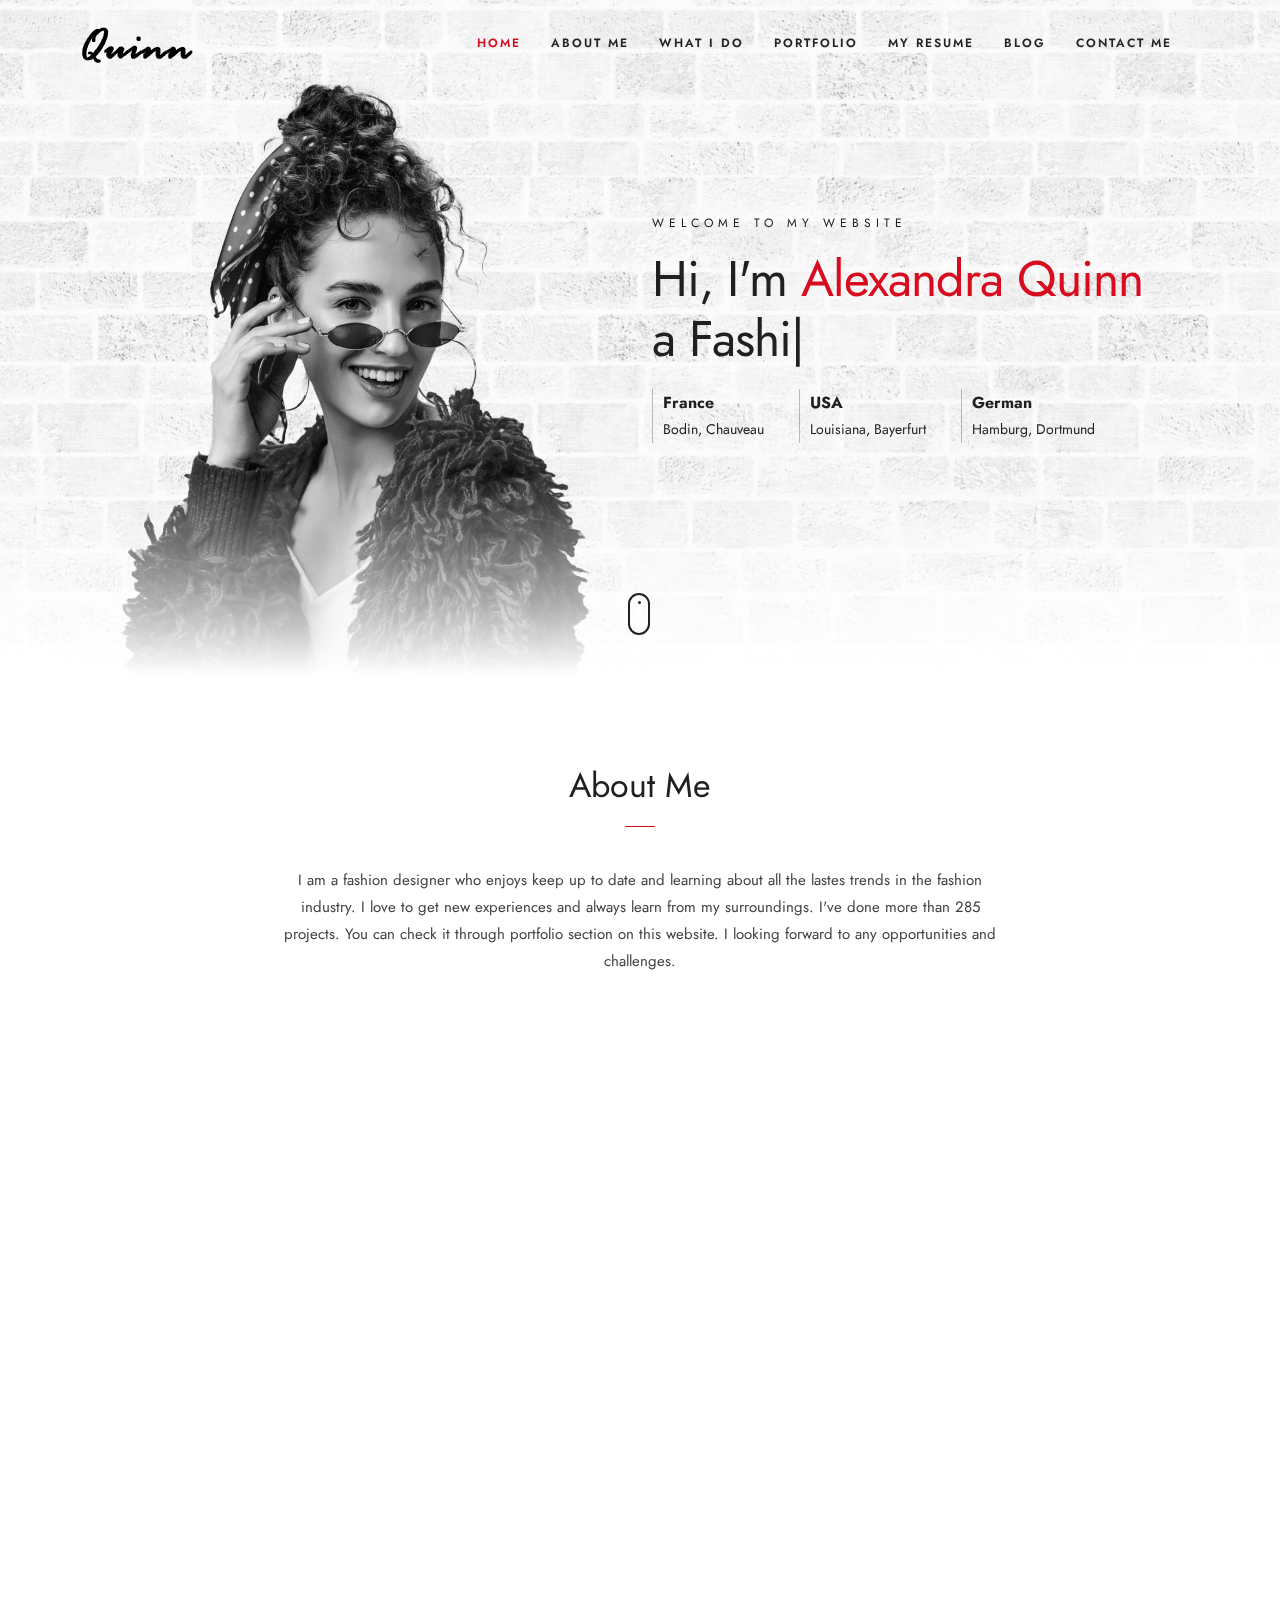
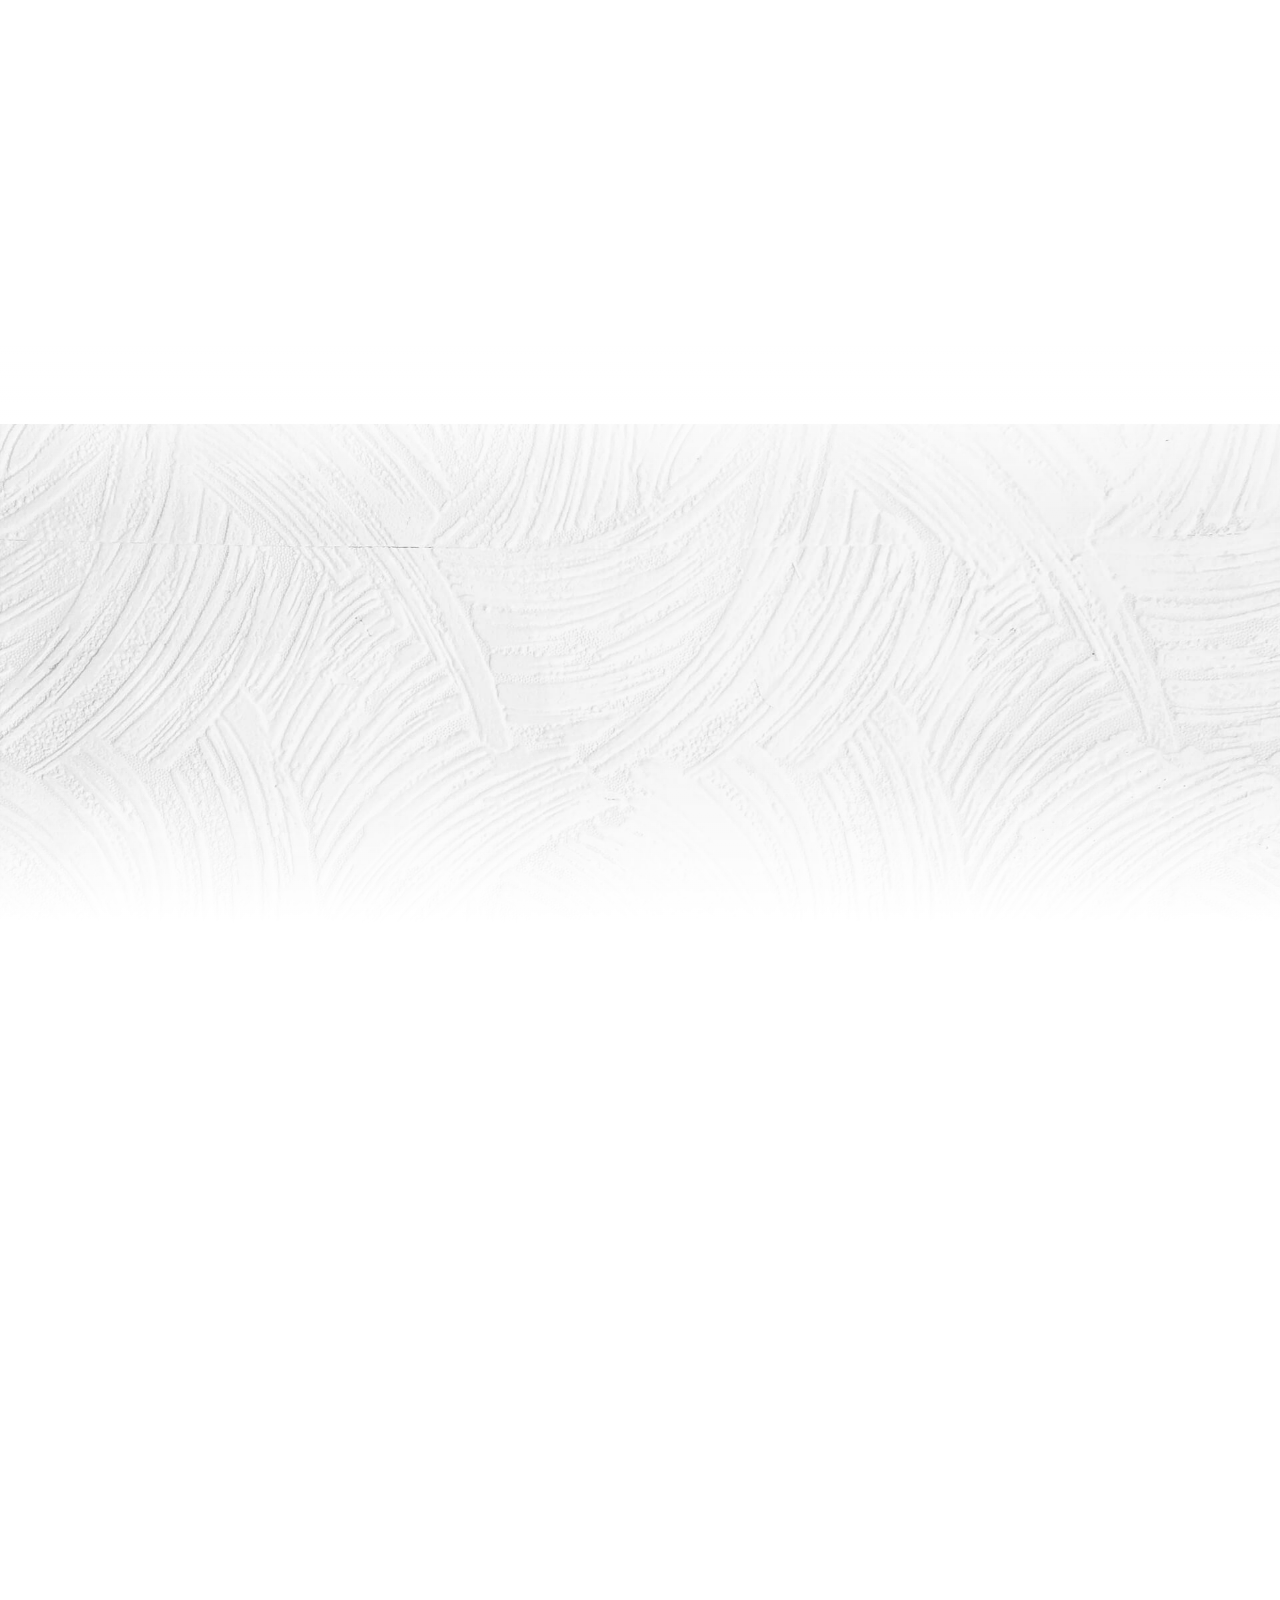
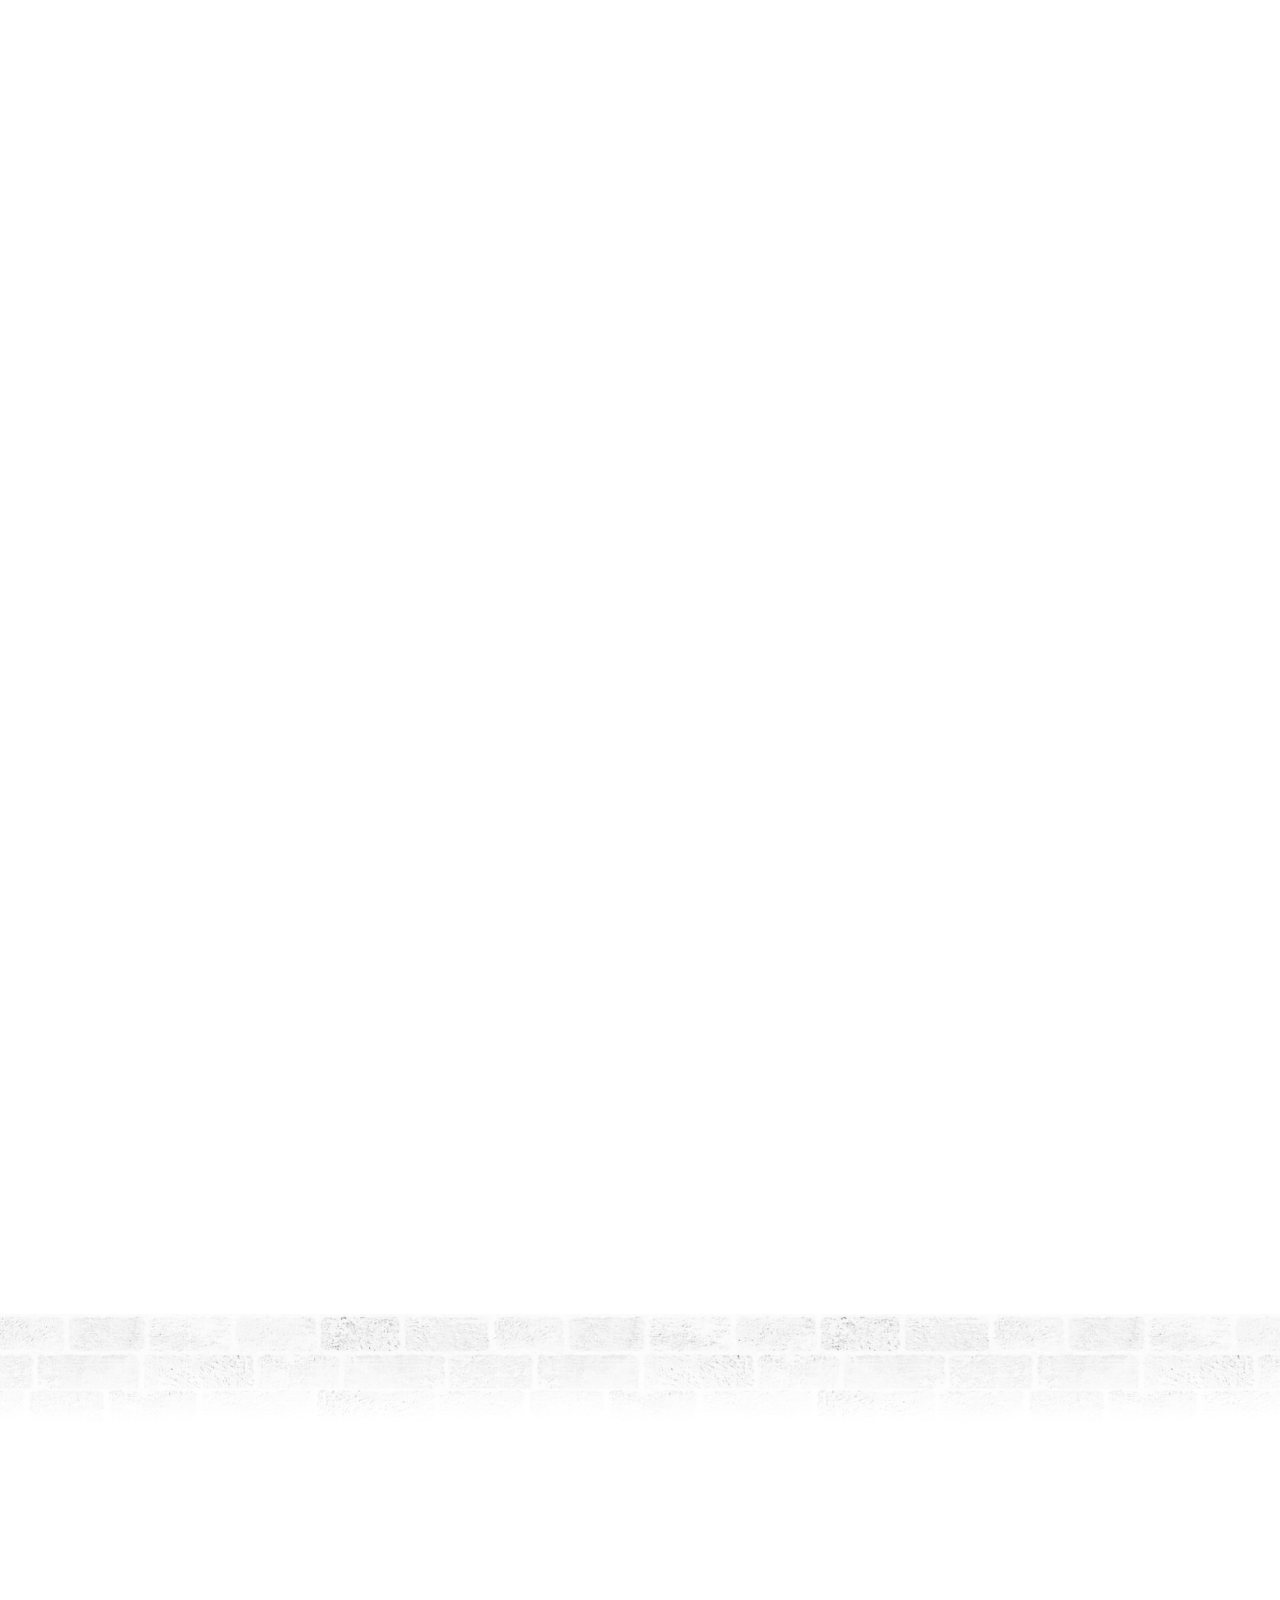
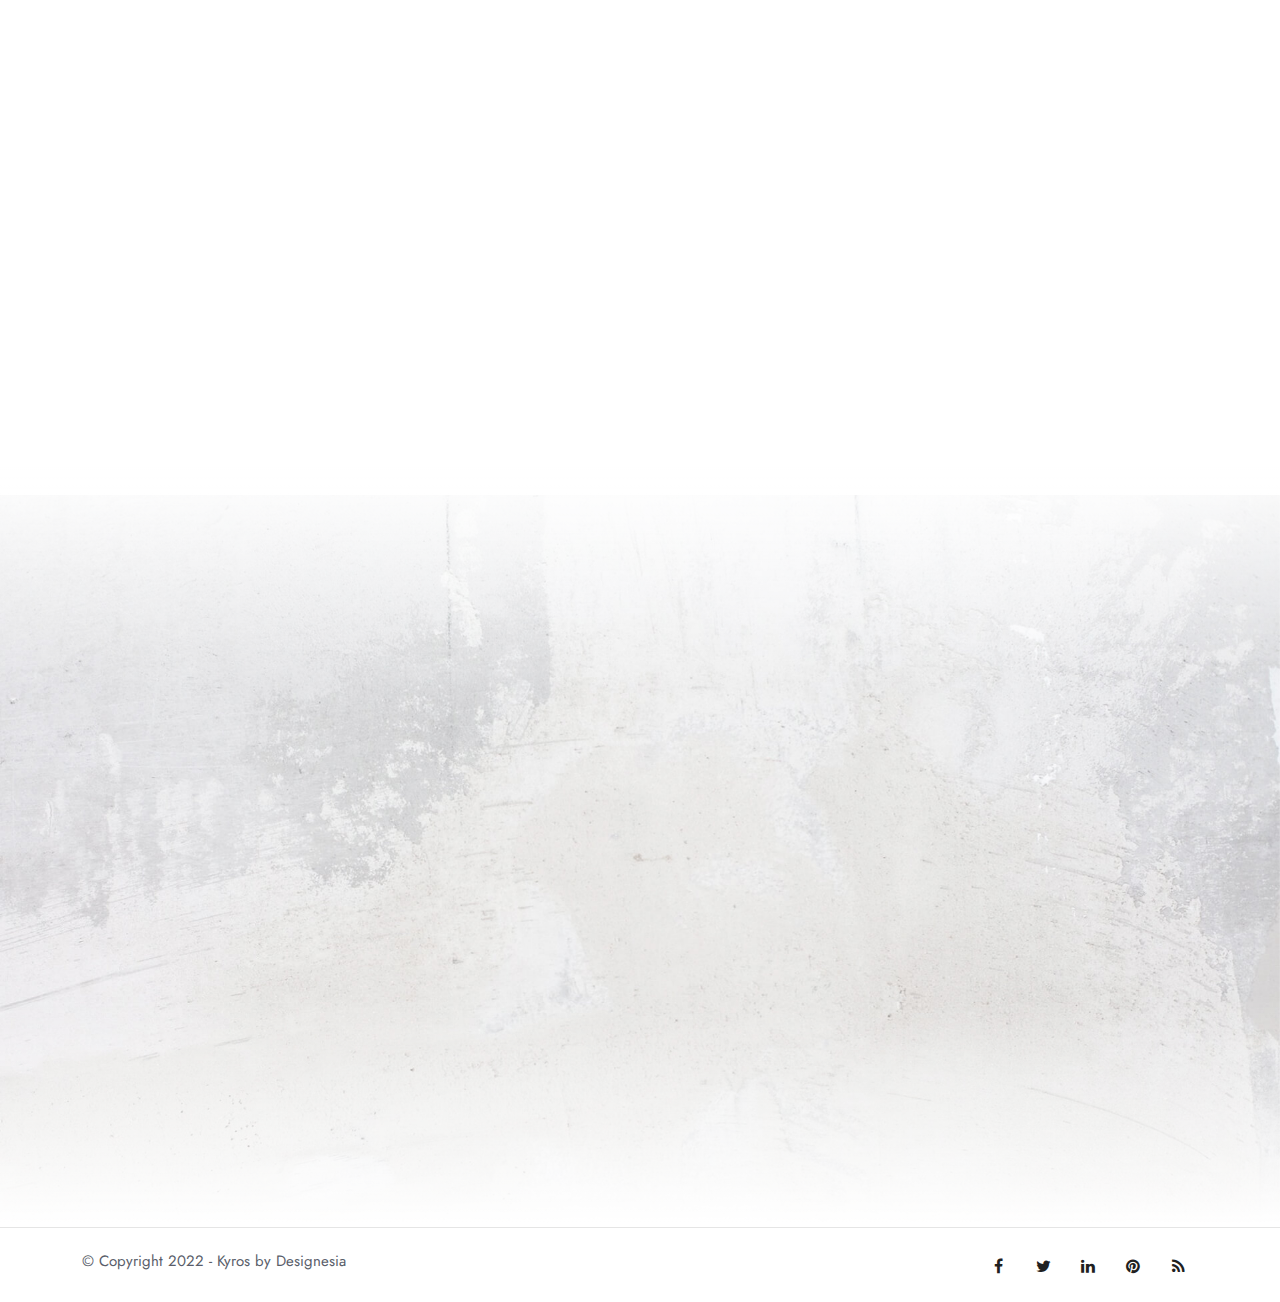
<file: index-profession-fashion-designer.html>
<!DOCTYPE html>
<html lang="zxx">

<head>
    <title>Kyros - Personal Website</title>
    <link rel="icon" href="images/icon.png" type="image/gif" sizes="16x16">
    <meta content="text/html;charset=utf-8" http-equiv="Content-Type">
    <meta content="width=device-width, initial-scale=1.0" name="viewport" />
    <meta content="Kyros - Personal Website" name="description" />
    <meta content="" name="keywords" />
    <meta content="" name="author" />
    <!-- CSS Files
    ================================================== -->
    <link href="css/bootstrap.min.css" rel="stylesheet" type="text/css" id="bootstrap" />
    <link href="css/plugins.css" rel="stylesheet" type="text/css" />
    <link href="css/style.css" rel="stylesheet" type="text/css" />
    <link href="css/custom-style-3.css" rel="stylesheet" type="text/css" />
    <style>
        :root {
            --primary-color: #d70d1f;
            --primary-color-rgb: 215, 13, 31;
        }
    </style>
    <link href="css/coloring.css" rel="stylesheet" type="text/css" />
</head>

<body class="onepage">
    <div id="wrapper">
        <!-- header begin -->
        <header class="transparent header-light">
            <div class="container">
                <div class="row">
                    <div class="col-md-12">
                        <div class="de-flex sm-pt10">
                            <div class="de-flex-col">
                                <div class="de-flex-col">
                                    <!-- logo begin -->
                                    <div id="logo">
                                        <a href="index.html">
                                            <img alt="" class="logo" src="images/logo-5.png" />
                                            <img alt="" class="logo-2" src="images/logo-5.png" />
                                        </a>
                                    </div>
                                    <!-- logo close -->
                                </div>
                            </div>
                            <div class="de-flex-col header-col-right">
                                <ul id="mainmenu">
                                    <li><a class="active" href="#top">Home<span></span></a></li>
                                    <li><a href="#section-about">About me<span></span></a></li>
                                    <li><a href="#section-services">What I Do<span></span></a></li>
                                    <li><a href="#section-portfolio">Portfolio<span></span></a></li>
                                    <li><a href="#section-resume">My Resume<span></span></a></li>
                                    <li><a href="#section-blog">Blog<span></span></a></li>
                                    <li><a href="#section-contact">Contact Me<span></span></a></li>
                                </ul>
                                <div class="menu_side_area">
                                    <span id="menu-btn"></span>
                                </div>
                            </div>
                        </div>
                    </div>
                </div>
            </div>
        </header>
        <!-- header close -->
        <!-- content begin -->
        <div class="no-bottom no-top" id="content">
            <div id="top"></div>

            <!-- page preloader begin -->
            <div id="preloader">
                <div class="preloader1"></div>
            </div>
            <!-- page preloader close -->
            
            <!-- float text begin -->
            <div class="float-text">
                <div class="de_social-icons">
                    <a href="#"><i class="fa fa-facebook fa-lg"></i></a>
                    <a href="#"><i class="fa fa-twitter fa-lg"></i></a>
                    <a href="#"><i class="fa fa-instagram fa-lg"></i></a>
                </div>
                <span>Follow Me</span>
            </div>
            <!-- float text close --> 

            <!-- load external content begin -->
            <div id="de_modal">
                <button class="button-close"></button>
                <div class="d-modal-loader"></div>
            </div>
             <!-- load external content close -->

            <section aria-label="section" class="jarallax no-top-md no-bottom sm-pt-120 overflow-hidden">
                <img src="images/background/l8.jpg" class="jarallax-img" alt="">
                <div class="container">
                        <div class="row align-items-center">
                            <div class="col-md-6 order-md-first order-sm-last">
                                <img src="images/misc/7.png" class="img-fluid wow fadeInUp" data-wow-delay=".8s" alt="">
                            </div>
                            <div class="col-md-6">
                                <h5 class="s1 wow fadeInUp" data-wow-delay=".4s">Welcome to My Website</h5>
                                <div class="spacer-10"></div>
                                <div class="h1 wow fadeInUp" data-wow-delay=".6s">
                                    Hi, I'm <span class="id-color">Alexandra Quinn</span><br>a
                                    <div class="typed-strings">
                                        <p>Fashion Designer.</p>
                                        <p>Model.</p>
                                    </div>
                                    <div class="typed"></div>
                                </div>
                                <ul class="list_location wow fadeInUp" data-wow-delay=".8s">
                                    <li><span>France</span>Bodin, Chauveau</li>
                                    <li><span>USA</span>Louisiana, Bayerfurt</li>
                                    <li><span>German</span>Hamburg, Dortmund</li>
                                </ul>
                            </div>
                        </div>
                    </div>
                <a href="#section-about" class="mouse-icon-click scroll-to wow fadeInUp" data-wow-delay=".8s">
                    <span class="mouse fadeScroll relative" data-scroll-speed="10">
                        <span class="scroll"></span>
                    </span>
                </a>
                <div class="de-gradient-edge-bottom"></div>
            </section>
            <section id="section-about">
                <div class="container relative">
                    <div class="row">
                        <div class="col-md-12 text-center wow fadeInUp">
                            <h2>About Me</h2>
                            <div class="space-border"></div>
                        </div>
                        <div class="col-md-8 offset-md-2 text-center wow fadeInUp">
                            <p>I am a fashion designer who enjoys keep up to date and learning about all the lastes trends in the fashion industry. I love to get new experiences and always learn from my surroundings. I've done more than 285 projects. You can check it through portfolio section on
                                this website. I looking forward to any opportunities and challenges. </p>
                        </div>
                        <div class="spacer-single"></div>
                        <div class="col-lg-3 position-relative wow fadeIn" data-wow-delay=".2s">
                            <div class="position-relative">
                                <div class="progressbar" data-animate="false">
                                    <div class="circle" data-percent="90">
                                        <div></div>
                                    </div>
                                    <h4>Interpersonal Skills</h4>
                                </div>
                            </div>
                        </div>
                        <div class="col-lg-3 position-relative wow fadeIn" data-wow-delay=".4s">
                            <div class="position-relative">
                                <div class="progressbar" data-animate="false">
                                    <div class="circle" data-percent="85">
                                        <div></div>
                                    </div>
                                    <h4>Attention to Details</h4>
                                </div>
                            </div>
                        </div>
                        <div class="col-lg-3 position-relative wow fadeIn" data-wow-delay=".6s">
                            <div class="position-relative">
                                <div class="progressbar" data-animate="false">
                                    <div class="circle" data-percent="80">
                                        <div></div>
                                    </div>
                                    <h4>Art Skills</h4>
                                </div>
                            </div>
                        </div>
                        <div class="col-lg-3 position-relative wow fadeIn" data-wow-delay=".8s">
                            <div class="position-relative">
                                <div class="progressbar" data-animate="false">
                                    <div class="circle" data-percent="75">
                                        <div></div>
                                    </div>
                                    <h4>Business Skills</h4>
                                </div>
                            </div>
                        </div>
                    </div>
                </div>
            </section>
            
            <section id="section-services" class="no-bottom">
                <div class="container relative">
                    <div class="row">
                        <div class="col-md-12 text-center wow fadeInUp">
                            <h2>What I Do</h2>
                            <div class="space-border"></div>
                        </div>
                        <div class="spacer-single"></div>
                        <div class="row">
                            <div class="col-md-4 wow fadeIn" data-wow-delay="0s">
                                <div class="box-number square">
                                    <span class="number wow rotateIn" data-wow-delay=".5s">1</span>
                                    <div class="text">
                                        <h3><span class="id-color">Color Direction</span></h3>
                                        <p>Lorem ipsum in duis dolor ex consequat ullamco voluptate mollit amet nostrud non amet dolore eiusmod eu aliquip pariatur.</p>
                                    </div>
                                </div>
                            </div>

                            <div class="col-md-4 wow fadeIn" data-wow-delay=".25s">
                                <div class="box-number square">
                                    <span class="number wow rotateIn" data-wow-delay=".75s">2</span>
                                    <div class="text">
                                        <h3><span class="id-color">Trend Boards</span></h3>
                                        <p>Lorem ipsum in duis dolor ex consequat ullamco voluptate mollit amet nostrud non amet dolore eiusmod eu aliquip pariatur.</p>
                                    </div>
                                </div>
                            </div>

                            <div class="col-md-4 wow fadeIn" data-wow-delay=".5s">
                                <div class="box-number square">
                                    <span class="number wow rotateIn" data-wow-delay="1s">3</span>
                                    <div class="text">
                                        <h3><span class="id-color">Collection Design</span></h3>
                                        <p>Lorem ipsum in duis dolor ex consequat ullamco voluptate mollit amet nostrud non amet dolore eiusmod eu aliquip pariatur.</p>
                                    </div>
                                </div>
                            </div>

                            <div class="spacer-single"></div>

                            <div class="col-md-4 wow fadeIn" data-wow-delay=".75s">
                                <div class="box-number square">
                                    <span class="number wow rotateIn" data-wow-delay="1.25s">4</span>
                                    <div class="text">
                                        <h3><span class="id-color">Textile Design</span></h3>
                                        <p>Lorem ipsum in duis dolor ex consequat ullamco voluptate mollit amet nostrud non amet dolore eiusmod eu aliquip pariatur.</p>
                                    </div>
                                </div>
                            </div>

                            <div class="col-md-4 wow fadeIn" data-wow-delay="1s">
                                <div class="box-number square">
                                    <span class="number wow rotateIn" data-wow-delay="1.5s">5</span>
                                    <div class="text">
                                        <h3><span class="id-color">Merchandising</span></h3>
                                        <p>Lorem ipsum in duis dolor ex consequat ullamco voluptate mollit amet nostrud non amet dolore eiusmod eu aliquip pariatur.</p>
                                    </div>
                                </div>
                            </div>

                            <div class="col-md-4 wow fadeIn" data-wow-delay="1.25s">
                                <div class="box-number square">
                                    <span class="number wow rotateIn" data-wow-delay="1.75s">6</span>
                                    <div class="text">
                                        <h3><span class="id-color">Catalog Layout</span></h3>
                                        <p>Lorem ipsum in duis dolor ex consequat ullamco voluptate mollit amet nostrud non amet dolore eiusmod eu aliquip pariatur.</p>
                                    </div>
                                </div>
                            </div>
                        </div>
                    </div>
                </div>
            </section>
            <section id="section-my-quote" aria-label="section" class="jarallax">
                <div class="de-gradient-edge-top"></div>
                <img src="images/background/l9.jpg" class="jarallax-img" alt="">
                <div class="container">
                    <div class="row align-items-center">
                        <div class="col-md-10 offset-md-1">
                            <blockquote class="q-big wow fadeIn" data-wow-duration="3s">
                                <i class="d-big icon_quotations"></i>
                                Don't be into trends. Don't make fashion own you, but you decide what you are, what you want to express by the way you dress and the way to live.
                                <span class="d-quote-by">Gianni Versace</span>
                            </blockquote>
                            <div class="spacer-double"></div>
                        </div>
                    </div>
                </div>
                <div class="de-gradient-edge-bottom"></div>
            </section>
            <section id="section-portfolio" class="no-bottom">
                <div class="container relative">
                    <div class="row">
                        <div class="col-md-12 text-center wow fadeInUp">
                            <h2>Portfolio</h2>
                            <div class="space-border"></div>
                        </div>
                    </div>
                    <div id="gallery" class="row g-2 sequence">
                        <div class="col-md-4 item">
                            <div class="de_modal wow" href="images/gallery-fashion/1.jpg">
                                <div class="card-image-1 mod-d" data-tilt>
                                    <div class="d-text text-center">
                                        <h3>Casual Outfit</h3>
                                    </div>
                                    <img src="images/gallery-fashion/1.jpg" class="img-fluid" alt="">
                                </div>
                            </a>
                        </div>
                        <div class="col-md-4 item">
                            <div class="de_modal wow" href="images/gallery-fashion/2.jpg">
                                <div class="card-image-1 mod-d" data-tilt>
                                    <div class="d-text text-center">
                                        <h3>Winter Outfit</h3>
                                    </div>
                                    <img src="images/gallery-fashion/2.jpg" class="img-fluid" alt="">
                                </div>
                            </a>
                        </div>
                        <div class="col-md-4 item">
                            <div class="de_modal wow" href="images/gallery-fashion/3.jpg">
                                <div class="card-image-1 mod-d" data-tilt>
                                    <div class="d-text text-center">
                                        <h3>Winter Outfit</h3>
                                    </div>
                                    <img src="images/gallery-fashion/3.jpg" class="img-fluid" alt="">
                                </div>
                            </a>
                        </div>
                        <div class="col-md-4 item">
                            <div class="de_modal wow" href="images/gallery-fashion/4.jpg">
                                <div class="card-image-1 mod-d" data-tilt>
                                    <div class="d-text text-center">
                                        <h3>Party Outfit</h3>
                                    </div>
                                    <img src="images/gallery-fashion/4.jpg" class="img-fluid" alt="">
                                </div>
                            </a>
                        </div>
                        <div class="col-md-4 item">
                            <div class="de_modal wow" href="images/gallery-fashion/5.jpg">
                                <div class="card-image-1 mod-d" data-tilt>
                                    <div class="d-text text-center">
                                        <h3>Formal Outfit</h3>
                                    </div>
                                    <img src="images/gallery-fashion/5.jpg" class="img-fluid" alt="">
                                </div>
                            </a>
                        </div>
                        <div class="col-md-4 item">
                            <div class="de_modal wow" href="images/gallery-fashion/6.jpg">
                                <div class="card-image-1 mod-d" data-tilt>
                                    <div class="d-text text-center">
                                        <h3>Formal Outfit</h3>
                                    </div>
                                    <img src="images/gallery-fashion/6.jpg" class="img-fluid" alt="">
                                </div>
                            </a>
                        </div>
                    </div>
                </div>
            </section>
            <section id="section-resume">
                <div class="container relative">
                    <div class="row">
                        <div class="col-md-12 text-center wow fadeInUp">
                            <h2>My Resume</h2>
                            <div class="space-border"></div>
                        </div>
                    </div>
                    <div class="row gh-5">
                        <div class="col-lg-6 wow fadeInUp">
                            <div class="p-4">
                                <h3 class="s_border">Experiences</h3>
                                <ul class="d_timeline">
                                    <li class="d_timeline-item">
                                        <h3 class="d_timeline-title">2014 - now</h3>
                                        <p class="d_timeline-text"><span class="d_title">Founder &amp; Creative Director</span><span class="d_company">Quinn Co</span>Lorem ipsum dolor sit amet consectetur adipisicing elit. Animi tempora perferendis vero officia enim impedit voluptatem dignissimos, veniam ratione est alias rerum aperiam, nam aliquam reprehenderit iste dolor.</p>
                                    </li>
                                    <li class="d_timeline-item">
                                        <h3 class="d_timeline-title">2010 - 2014</h3>
                                        <p class="d_timeline-text"><span class="d_title">Senior Fashion Designer</span><span class="d_company">Zara</span>Lorem ipsum dolor sit amet consectetur adipisicing elit. Animi tempora perferendis vero officia enim impedit voluptatem dignissimos, veniam ratione est alias rerum aperiam, nam aliquam reprehenderit iste dolor.</p>
                                    </li>
                                    <li class="d_timeline-item">
                                        <h3 class="d_timeline-title">2008 - 2010</h3>
                                        <p class="d_timeline-text"><span class="d_title">Fashion Design</span><span class="d_company">Mango</span>Lorem ipsum dolor sit amet consectetur adipisicing elit. Animi tempora perferendis vero officia enim impedit voluptatem dignissimos, veniam ratione est alias rerum aperiam, nam aliquam reprehenderit iste dolor.</p>
                                    </li>
                                </ul>
                            </div>
                        </div>
                        <div class="col-lg-6 wow fadeInUp">
                            <div class="p-4">
                                <h3 class="s_border">Education</h3>
                                <ul class="d_timeline">
                                    <li class="d_timeline-item">
                                        <h3 class="d_timeline-title">2004 - 2008</h3>
                                        <p class="d_timeline-text"><span class="d_title">Master in Fashion Design</span><span class="d_company">New York University</span>Lorem ipsum dolor sit amet consectetur adipisicing elit. Animi tempora perferendis vero officia enim impedit voluptatem dignissimos, veniam ratione est alias rerum aperiam, nam aliquam reprehenderit iste dolor.</p>
                                    </li>
                                    <li class="d_timeline-item">
                                        <h3 class="d_timeline-title">2004 - 2008</h3>
                                        <p class="d_timeline-text"><span class="d_title">Bachelor of Fashion Design</span><span class="d_company">University of London</span>Lorem ipsum dolor sit amet consectetur adipisicing elit. Animi tempora perferendis vero officia enim impedit voluptatem dignissimos, veniam ratione est alias rerum aperiam, nam aliquam reprehenderit iste dolor.</p>
                                    </li>
                                    <li class="d_timeline-item">
                                        <h3 class="d_timeline-title">2006 - 2004</h3>
                                        <p class="d_timeline-text"><span class="d_title">Fashion Design of College</span><span class="d_company">University of Sydney</span>Lorem ipsum dolor sit amet consectetur adipisicing elit. Animi tempora perferendis vero officia enim impedit voluptatem dignissimos, veniam ratione est alias rerum aperiam, nam aliquam reprehenderit iste dolor.</p>
                                    </li>
                                </ul>
                            </div>
                        </div>
                    </div>
                </div>
            </section>
            <section id="section-fun-facts" aria-label="section" class="jarallax">
                <div class="de-gradient-edge-top"></div>
                <img src="images/background/l8.jpg" class="jarallax-img" alt="">
                <div class="container">
                        <div class="row">
                            <div class="col-md-3 wow fadeIn" data-wow-delay="0">
                                <div class="de_count text-center">
                                    <h3 class="timer" data-to="8240" data-speed="2500">0</h3>
                                    <span>Hours of Works</span>
                                </div>
                            </div>

                            <div class="col-md-3 wow fadeIn" data-wow-delay=".25s">
                                <div class="de_count text-center">
                                    <h3 class="timer" data-to="315" data-speed="2500">0</h3>
                                    <span>Projects Done</span>
                                </div>
                            </div>

                            <div class="col-md-3 wow fadeIn" data-wow-delay=".5s">
                                <div class="de_count text-center">
                                    <h3 class="timer" data-to="250" data-speed="2500">0</h3>
                                    <span>Satisfied Customers</span>
                                </div>
                            </div>

                            <div class="col-md-3 wow fadeIn" data-wow-delay=".75s">
                                <div class="de_count text-center">
                                    <h3 class="timer" data-to="32" data-speed="2500">0</h3>
                                    <span>Awards Winning</span>
                                </div>
                            </div>
                        </div>
                    </div>
                <div class="de-gradient-edge-bottom"></div>
            </section>
            <section id="section-blog" class="no-bottom">
                <div class="container relative">
                    <div class="row">
                        <div class="col-md-12 text-center wow fadeInUp">
                            <h2>Recent Blog</h2>
                            <div class="space-border"></div>
                        </div>
                    </div>
                    <div id="carousel-blog" class="owl-carousel wow fadeInUp">
                        <div class="bloglist item">
                            <div class="post-content">
                                <div class="post-image">
                                    <div class="de_modal" data-url="single-blog.html"><img alt="" src="images/blog-fashion/1.jpg" class="lazy"></div>
                                </div>
                                <div class="post-text">
                                    <h4 class="de_modal" data-url="single-blog.html">A Surprising Tool To Help You Fashion</h4>
                                    <p>Dolore officia sint incididunt non excepteur ea mollit commodo ut enim reprehenderit cupidatat labore ad laborum consectetur consequat...</p>
                                </div>
                            </div>
                        </div>
                        <div class="bloglist item">
                            <div class="post-content">
                                <div class="post-image">
                                    <div class="de_modal" data-url="single-blog.html"><img alt="" src="images/blog-fashion/2.jpg" class="lazy"></div>
                                </div>
                                <div class="post-text">
                                    <h4 class="de_modal" data-url="single-blog.html">5 Simple Steps To An Effective Fashion</h4>
                                    <p>Dolore officia sint incididunt non excepteur ea mollit commodo ut enim reprehenderit cupidatat labore ad laborum consectetur consequat...</p>
                                </div>
                            </div>
                        </div>
                        <div class="bloglist item">
                            <div class="post-content">
                                <div class="post-image">
                                    <div class="de_modal" data-url="single-blog.html"><img alt="" src="images/blog-fashion/3.jpg" class="lazy"></div>
                                </div>
                                <div class="post-text">
                                    <h4 class="de_modal" data-url="single-blog.html">The Ultimate Secret Of Fashion</h4>
                                    <p>Dolore officia sint incididunt non excepteur ea mollit commodo ut enim reprehenderit cupidatat labore ad laborum consectetur consequat...</p>
                                </div>
                            </div>
                        </div>
                        <div class="bloglist item">
                            <div class="post-content">
                                <div class="post-image">
                                    <div class="de_modal" data-url="single-blog.html"><img alt="" src="images/blog-fashion/4.jpg" class="lazy"></div>
                                </div>
                                <div class="post-text">
                                    <h4 class="de_modal" data-url="single-blog.html">Fashion Strategies For Beginners</h4>
                                    <p>Dolore officia sint incididunt non excepteur ea mollit commodo ut enim reprehenderit cupidatat labore ad laborum consectetur consequat...</p>
                                </div>
                            </div>
                        </div>
                        <div class="bloglist item">
                            <div class="post-content">
                                <div class="post-image">
                                    <div class="de_modal" data-url="single-blog.html"><img alt="" src="images/blog-fashion/5.jpg" class="lazy"></div>
                                </div>
                                <div class="post-text">
                                    <h4 class="de_modal" data-url="single-blog.html">Never Suffer From Fashion Again</h4>
                                    <p>Dolore officia sint incididunt non excepteur ea mollit commodo ut enim reprehenderit cupidatat labore ad laborum consectetur consequat...</p>
                                </div>
                            </div>
                        </div>
                        <div class="bloglist item">
                            <div class="post-content">
                                <div class="post-image">
                                    <div class="de_modal" data-url="single-blog.html"><img alt="" src="images/blog-fashion/6.jpg" class="lazy"></div>
                                </div>
                                <div class="post-text">
                                    <h4 class="de_modal" data-url="single-blog.html">Stop Wasting Time And Start Fashion<span></span></h4>
                                    <p>Dolore officia sint incididunt non excepteur ea mollit commodo ut enim reprehenderit cupidatat labore ad laborum consectetur consequat...</p>
                                </div>
                            </div>
                        </div>
                    </div>
                </div>
            </section>
            <section id="section-contact" class="jarallax">
                <div class="de-gradient-edge-top"></div>
                <img src="images/background/l10.jpg" class="jarallax-img" alt="">
                <div class="container z-index-1000">
                    <div class="row">
                        <div class="col-md-12 text-center wow fadeInUp">
                            <h2>Contact Me</h2>
                            <div class="space-border"></div>
                        </div>
                        <div class="col-lg-8 offset-lg-2 wow fadeInUp">
                            <div class="contact_form_wrapper">
                                <form name="contactForm" id="contact_form" class="form-border" method="post" action="#">
                                    <div class="row">
                                        <div class="col-md-4">
                                            <div class="field-set">
                                                <input type="text" name="Name" id="name" class="form-control" placeholder="Your Name" required>
                                            </div>
                                        </div>
                                        <div class="col-md-4">
                                            <div class="field-set">
                                                <input type="text" name="Email" id="email" class="form-control" placeholder="Your Email" required>
                                            </div>
                                        </div>
                                        <div class="col-md-4">
                                            <div class="field-set">
                                                <input type="text" name="phone" id="phone" class="form-control" placeholder="Your Phone" required>
                                            </div>
                                        </div>
                                    </div>
                                    <div class="text-center">
                                        <div class="field-set">
                                            <textarea name="message" id="message" class="form-control" placeholder="Your Message" required></textarea>
                                        </div>
                                        <div class="g-recaptcha" data-sitekey="copy-your-site-key-here"></div>
                                        <div id='submit' class="mt10">
                                            <input type='submit' id='send_message' value='Send Message' class="btn-main">
                                        </div>

                                        <div id="success_message" class='success'>
                                            Your message has been sent successfully. Refresh this page if you want to send more messages.
                                        </div>
                                        <div id="error_message" class='error'>
                                            Sorry there was an error sending your form.
                                        </div>

                                    </div>
                                </form>
                            </div>
                            <div class="spacer-double"></div>
                            <div class="row text-center wow fadeInUp">
                                <div class="col-md-4">
                                    <div class="wm-1"></div>
                                    <h6>Email Me</h6>
                                    <p>contact@alexandra-quinn.com</p>
                                </div>
                                <div class="col-md-4">
                                    <div class="wm-1"></div>
                                    <h6>Call Me</h6>
                                    <p>+1 700 333 92 96</p>
                                </div>
                                <div class="col-md-4">
                                    <div class="wm-1"></div>
                                    <h6>Address</h6>
                                    <p>Collins Street West, Louisiana, Bayerfurt, USA</p>
                                </div>
                            </div>
                        </div>
                    </div>
                </div>
                <div class="de-gradient-edge-bottom"></div>
            </section>
        </div>
        <!-- content close -->
        <a href="#" id="back-to-top"></a>
        <!-- footer begin -->
        <footer>
            <div class="container">
                <div class="row">
                    <div class="col-md-6">
                        <a href="index.html">
                            <span class="copy">&copy; Copyright 2022 - Kyros by Designesia</span>
                        </a>
                    </div>
                    <div class="col-md-6">
                        <div class="social-icons">
                            <a href="#"><i class="fa fa-facebook fa-lg"></i></a>
                            <a href="#"><i class="fa fa-twitter fa-lg"></i></a>
                            <a href="#"><i class="fa fa-linkedin fa-lg"></i></a>
                            <a href="#"><i class="fa fa-pinterest fa-lg"></i></a>
                            <a href="#"><i class="fa fa-rss fa-lg"></i></a>
                        </div>
                    </div>
                </div>
            </div>
        </footer>
        <!-- footer close -->
    </div>
    <!-- Javascript Files
    ================================================== -->
    <script src="js/plugins.js"></script>
    <script src="js/designesia.js"></script>
    <script src='https://www.google.com/recaptcha/api.js' async defer></script>
    <script src="form.js"></script>
    <script>
    jQuery(document).ready(function() {
        $(function() {
            // jquery typed plugin
            $(".typed").typed({
                stringsElement: $('.typed-strings'),
                typeSpeed: 100,
                backDelay: 500,
                loop: true,
                contentType: 'html', // or text
                // defaults to false for infinite loop
                loopCount: false,
                callback: function() { null; },
                resetCallback: function() { newTyped(); }
            });
        });
    });
    </script>
</body>

</html>
</file>
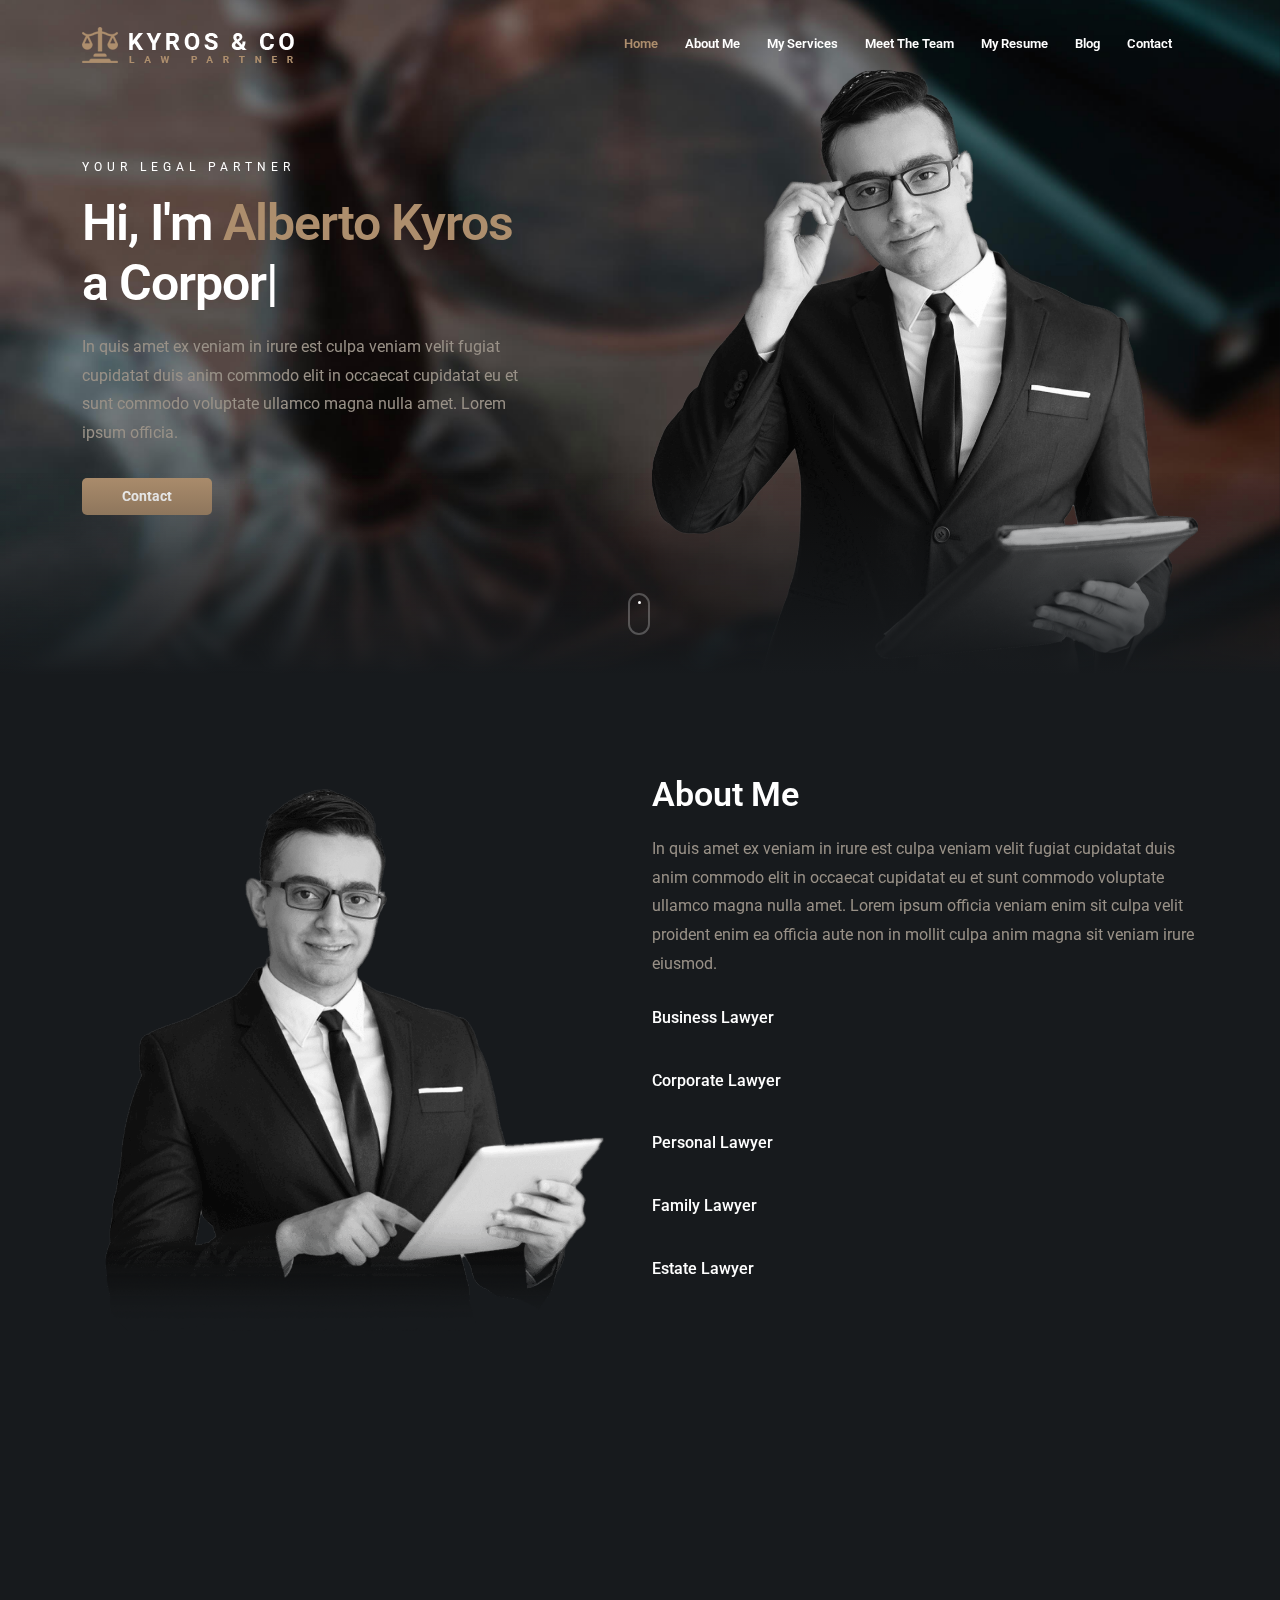
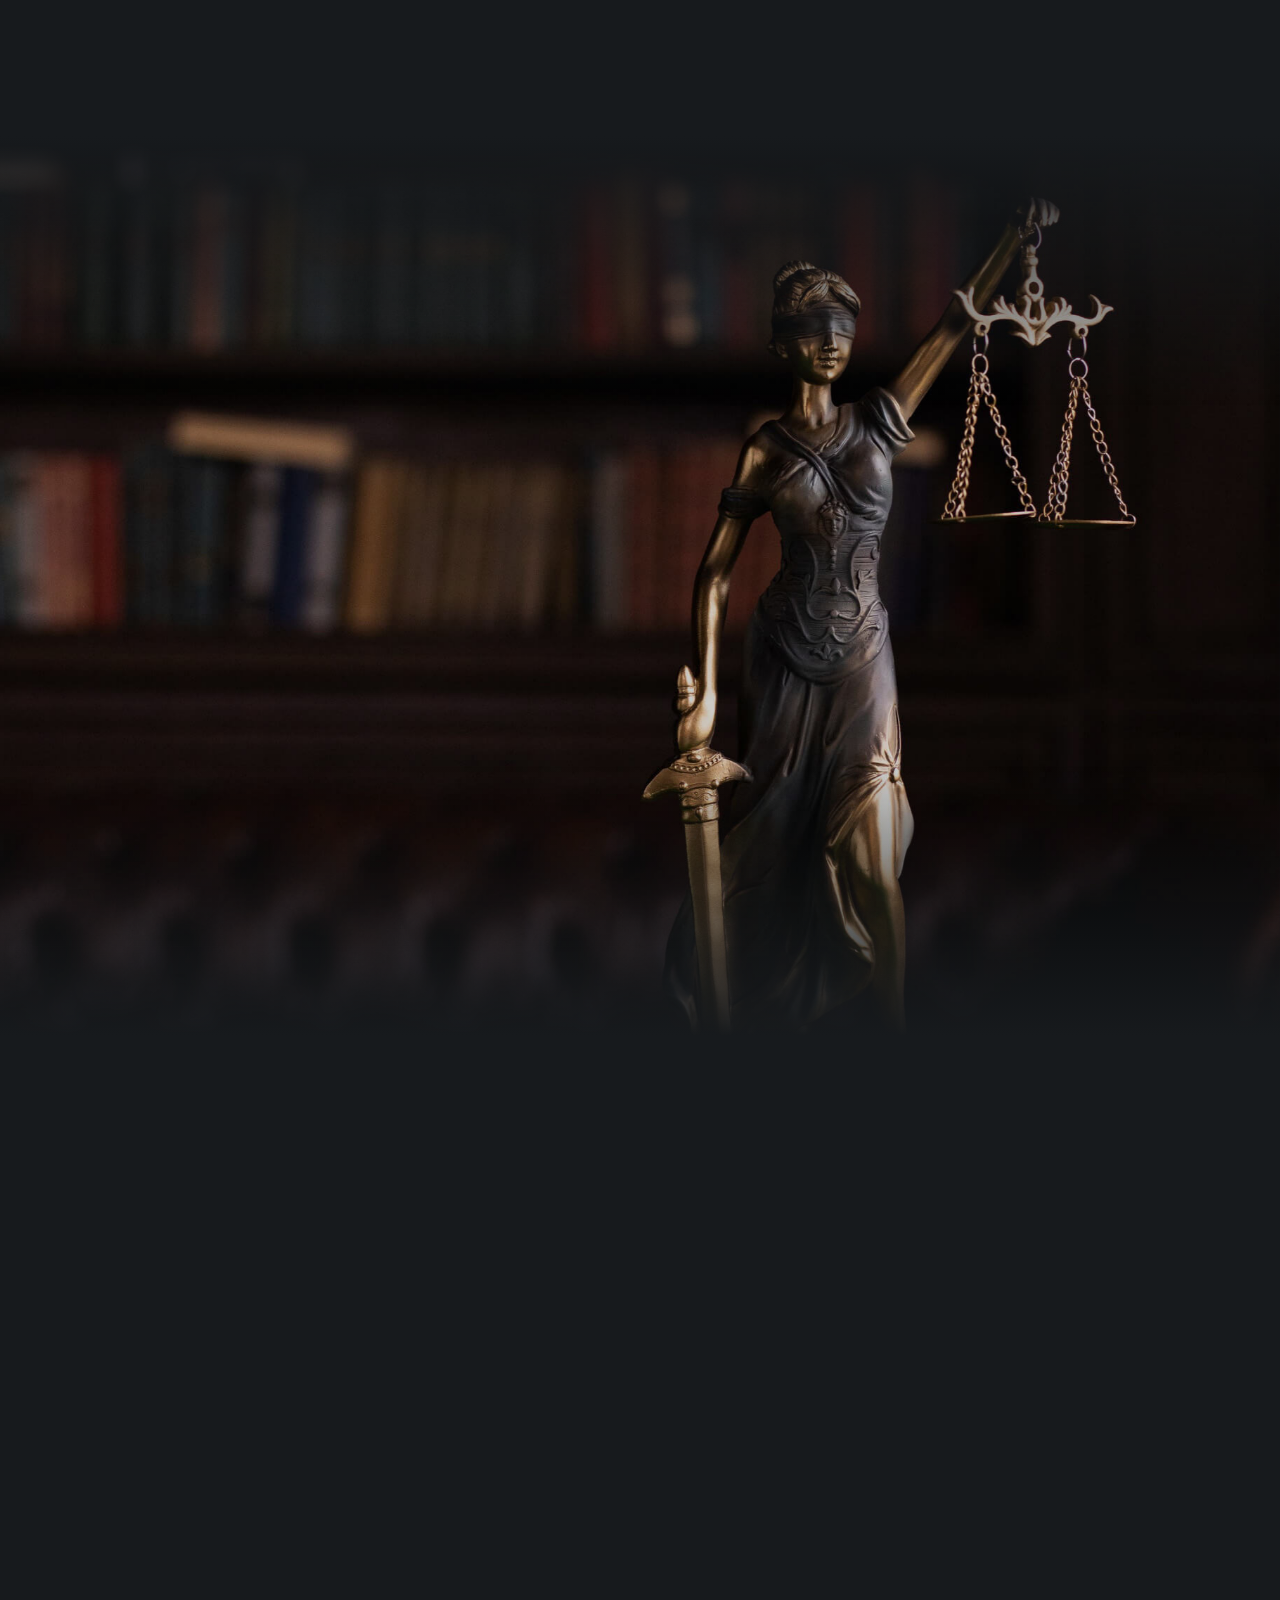
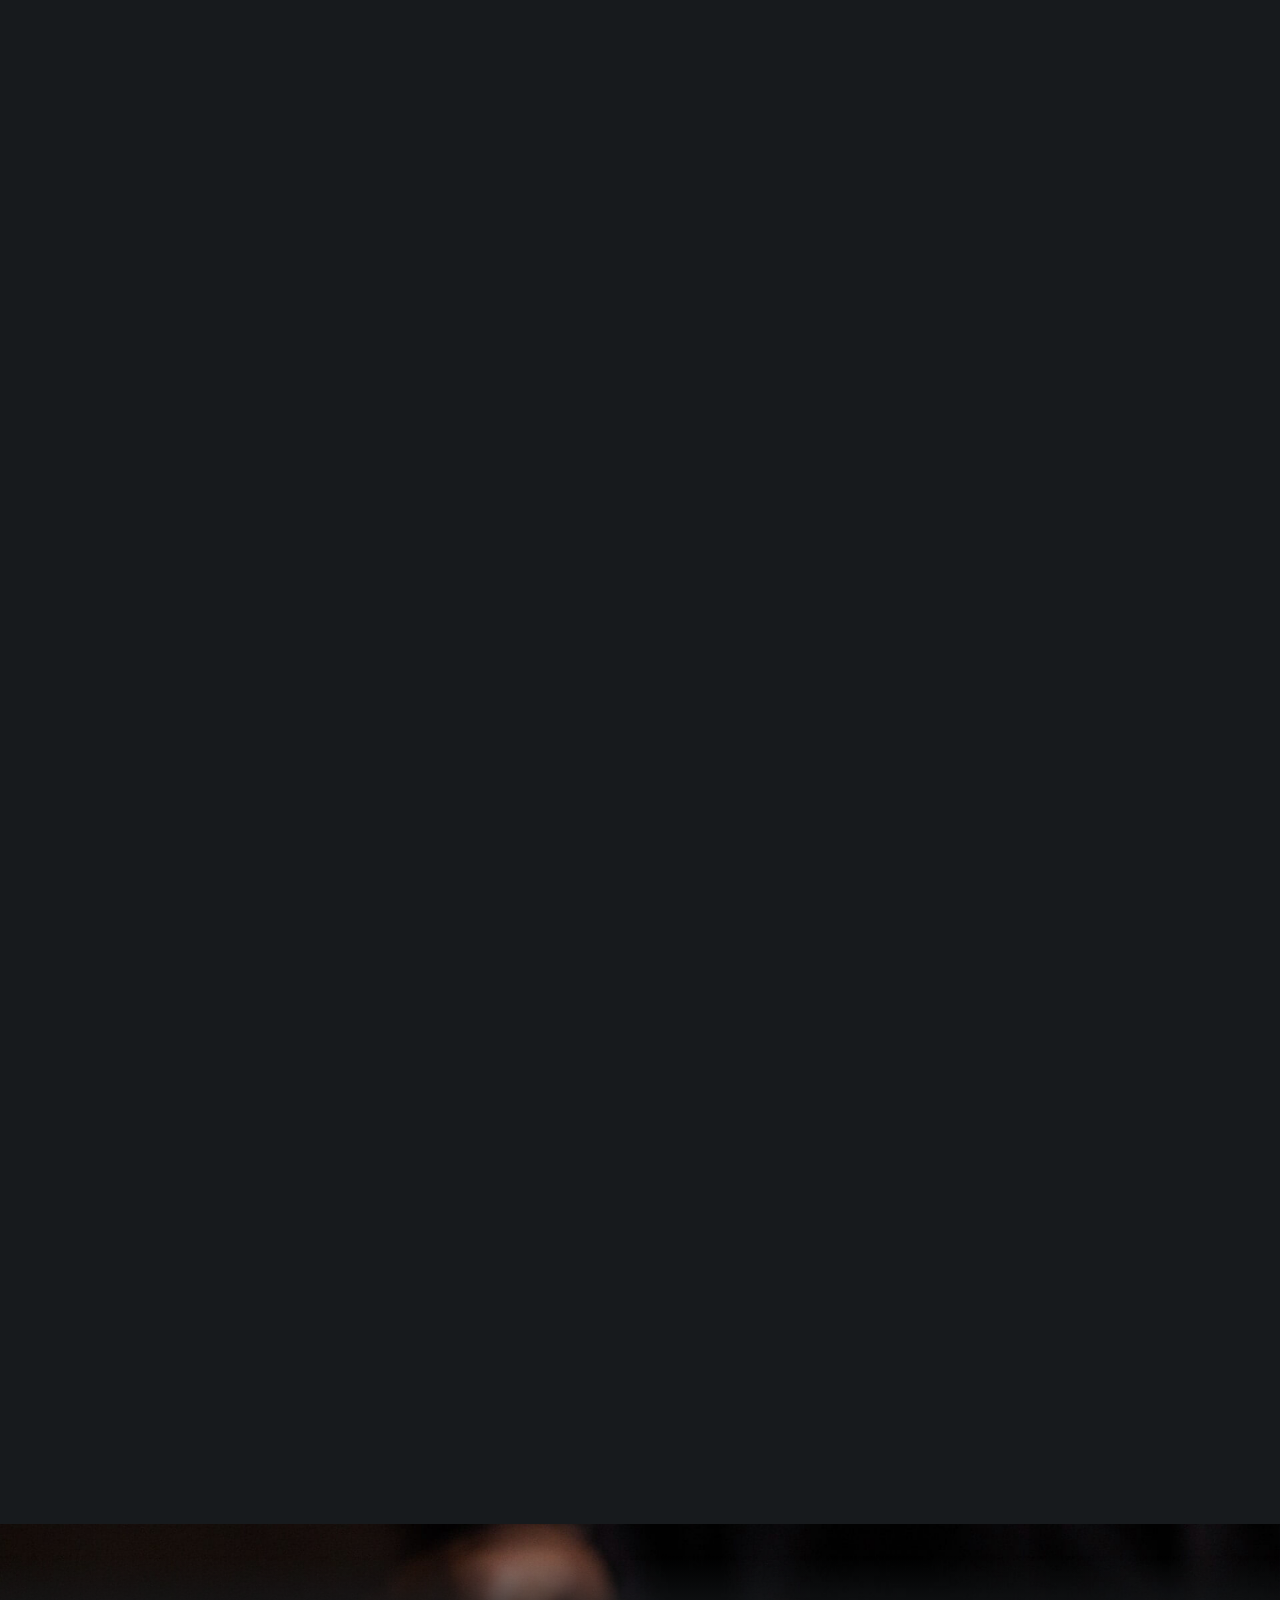
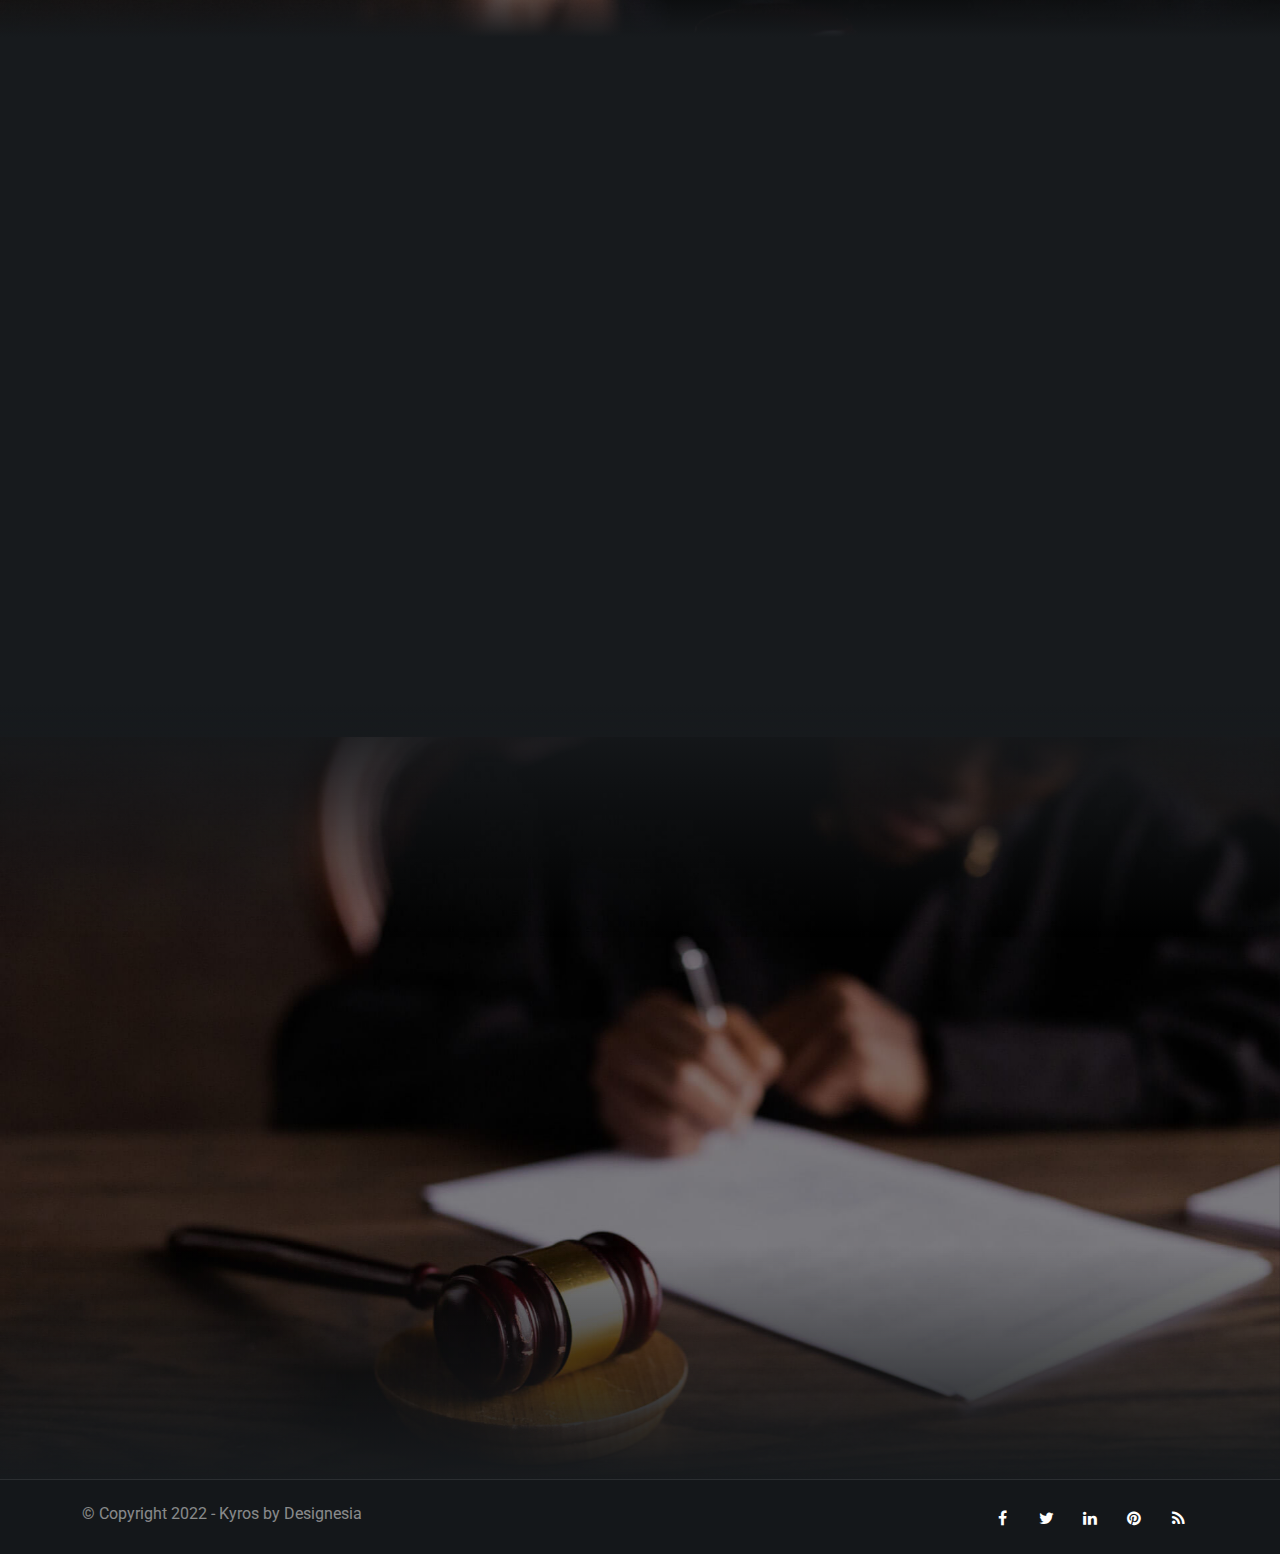
<file: index-profession-lawyer.html>
<!DOCTYPE html>
<html lang="zxx">

<head>
    <title>Kyros - Personal Website</title>
    <link rel="icon" href="images/icon.png" type="image/gif" sizes="16x16">
    <meta content="text/html;charset=utf-8" http-equiv="Content-Type">
    <meta content="width=device-width, initial-scale=1.0" name="viewport" />
    <meta content="Kyros - Personal Website" name="description" />
    <meta content="" name="keywords" />
    <meta content="" name="author" />
    <!-- CSS Files
    ================================================== -->
    <link href="css/bootstrap.min.css" rel="stylesheet" type="text/css" id="bootstrap" />
    <link href="css/plugins.css" rel="stylesheet" type="text/css" />
    <link href="css/style.css" rel="stylesheet" type="text/css" />
    <link href="css/custom-style-2.css" rel="stylesheet" type="text/css" />
    <style>
        :root {
            --primary-color: #ad8e6d;
            --primary-color-rgb: 173, 142, 109;
        }
    </style>
    <link href="css/coloring.css" rel="stylesheet" type="text/css" />
</head>

<body class="onepage dark-scheme">
    <div id="wrapper">
        <!-- header begin -->
        <header class="transparent">
            <div class="container">
                <div class="row">
                    <div class="col-md-12">
                        <div class="de-flex sm-pt10">
                            <div class="de-flex-col">
                                <div class="de-flex-col">
                                    <!-- logo begin -->
                                    <div id="logo">
                                        <a href="index.html">
                                            <img alt="" class="logo" src="images/logo-4.png" />
                                            <img alt="" class="logo-2" src="images/logo-4.png" />
                                        </a>
                                    </div>
                                    <!-- logo close -->
                                </div>
                            </div>
                            <div class="de-flex-col header-col-right">
                                <ul id="mainmenu">
                                    <li><a class="active" href="#top">Home<span></span></a></li>
                                    <li><a href="#section-about">About Me<span></span></a></li>
                                    <li><a href="#section-services">My Services<span></span></a></li>
                                    <li><a href="#section-team">Meet The Team<span></span></a></li>
                                    <li><a href="#section-resume">My Resume<span></span></a></li>
                                    <li><a href="#section-blog">Blog<span></span></a></li>
                                    <li><a href="#section-contact">Contact<span></span></a></li>
                                </ul>
                                <div class="menu_side_area">
                                    <span id="menu-btn"></span>
                                </div>
                            </div>
                        </div>
                    </div>
                </div>
            </div>
        </header>
        <!-- header close -->
        <!-- content begin -->
        <div class="no-bottom no-top" id="content">
            <div id="top"></div>

            <!-- page preloader begin -->
            <div id="preloader">
                <div class="preloader1"></div>
            </div>
            <!-- page preloader close -->
            
            <!-- float text begin -->
            <div class="float-text">
                <div class="de_social-icons">
                    <a href="#"><i class="fa fa-facebook fa-lg"></i></a>
                    <a href="#"><i class="fa fa-twitter fa-lg"></i></a>
                    <a href="#"><i class="fa fa-instagram fa-lg"></i></a>
                </div>
                <span>Follow Me</span>
            </div>
            <!-- float text close --> 

            <!-- load external content begin -->
            <div id="de_modal">
                <button class="button-close"></button>
                <div class="d-modal-loader"></div>
            </div>
             <!-- load external content close -->

            <section aria-label="section" class="jarallax no-top-md no-bottom">
                <img src="images/background/7.jpg" class="jarallax-img" alt="">
                <div class="container">
                        <div class="row align-items-center">
                            <div class="col-md-5">
                                <h5 class="s1 wow fadeInUp" data-wow-delay=".4s">Your Legal Partner</h5>
                                <div class="spacer-10"></div>
                                <div class="h1 text-white wow fadeInUp" data-wow-delay=".6s">
                                    Hi, I'm <span class="id-color">Alberto Kyros</span><br>a
                                    <div class="typed-strings">
                                        <p>Corporate Lawyer</p>
                                        <p>Business Lawyer</p>
                                        <p>Personal Lawyer</p>
                                    </div>
                                    <div class="typed"></div>
                                </div>
                                <p class="wow fadeInUp" data-wow-delay=".6s">
                                    In quis amet ex veniam in irure est culpa veniam velit fugiat cupidatat duis anim commodo elit in occaecat cupidatat eu et sunt commodo voluptate ullamco magna nulla amet. Lorem ipsum officia.
                                </p>
                                <div class="spacer-10"></div>
                                <a class="btn-main wow fadeInUp" data-wow-delay=".6s" href="#section-contact">Contact</a>
                            </div>
                            <div class="col-md-6 offset-md-1 jarallax">
                                <img src="images/misc/5.png" class="img-fluid wow fadeInUp" data-wow-delay=".8s" alt="">
                            </div>
                        </div>
                    </div>
                <a href="#section-about" class="mouse-icon-click scroll-to wow fadeInUp" data-wow-delay=".8s">
                    <span class="mouse fadeScroll relative" data-scroll-speed="10">
                        <span class="scroll"></span>
                    </span>
                </a>
                <div class="de-gradient-edge-bottom"></div>
            </section>
            <section id="section-about" class="no-bottom">
                <div class="container relative">
                    <div class="row align-items-center">
                        <div class="col-md-6 wow fadeInUp">
                            <img src="images/misc/6.png" class="img-fluid" alt="">
                        </div>
                        <div class="col-md-6 wow fadeInUp" data-wow-delay=".2s">
                            <h2>About Me</h2>
                            <p>In quis amet ex veniam in irure est culpa veniam velit fugiat cupidatat duis anim commodo elit in occaecat cupidatat eu et sunt commodo voluptate ullamco magna nulla amet. Lorem ipsum officia veniam enim sit culpa velit proident enim ea officia aute non in mollit culpa anim magna sit veniam irure eiusmod.</p>

                            
                            <div class="d-skills-bar">
                              <div class="d-bar">
                                <div class="d-skill" data-value="80%">
                                    <div class="d-info">
                                      <span>Business Lawyer</span>
                                    </div>
                                    <div class="d-progress-line"><span class="d-fill-line"></span></div>
                                </div>

                                <div class="d-skill" data-value="70%">
                                    <div class="d-info">
                                      <span>Corporate Lawyer</span>
                                    </div>
                                    <div class="d-progress-line"><span class="d-fill-line"></span></div>
                                </div>

                                <div class="d-skill" data-value="82%">
                                    <div class="d-info">
                                      <span>Personal Lawyer</span>
                                    </div>
                                    <div class="d-progress-line"><span class="d-fill-line"></span></div>
                                </div>

                                <div class="d-skill" data-value="62%">
                                    <div class="d-info">
                                      <span>Family Lawyer</span>
                                    </div>
                                    <div class="d-progress-line"><span class="d-fill-line"></span></div>
                                </div>

                                <div class="d-skill" data-value="90%">
                                    <div class="d-info">
                                      <span>Estate Lawyer</span>
                                    </div>
                                    <div class="d-progress-line"><span class="d-fill-line"></span></div>
                                </div>

                                </div>
                            </div>
                        </div>  
                    </div>
                </div>
            </section>
            <section id="section-services" class="no-bottom">
                <div class="container relative">
                    <div class="row">
                        <div class="col-md-12 text-center wow fadeInUp">
                            <h2>My Services</h2>
                            <div class="space-border"></div>
                        </div>
                        <div class="spacer-single"></div>
                        <div class="row">
                            <div class="col-lg-4 wow fadeIn" data-wow-delay=".2s">
                                <div class="de-card-v1">
                                    <div class="d-inner">
                                        <i class="fa fa-briefcase id-color"></i>
                                        <div class="text">
                                            <h3>Commercial Services</h3>
                                            Ex velit cupidatat magna voluptate deserunt quis et dolor adipisicing elit culpa ad exercitation proident irure deserunt irure.
                                        </div>
                                    </div>
                                </div>
                            </div>
                            <div class="col-lg-4 wow fadeIn" data-wow-delay=".4s">
                                <div class="de-card-v1">
                                    <div class="d-inner">
                                        <i class="fa fa-user id-color"></i>
                                        <div class="text">
                                            <h3>Employment Services</h3>
                                            Ex velit cupidatat magna voluptate deserunt quis et dolor adipisicing elit culpa ad exercitation proident irure deserunt irure.
                                        </div>
                                    </div>
                                </div>
                            </div>
                            <div class="col-lg-4 wow fadeIn" data-wow-delay=".6s">
                                <div class="de-card-v1">
                                    <div class="d-inner">
                                        <i class="fa fa-gavel id-color"></i>
                                        <div class="text">
                                            <h3>Civil Litigation</h3>
                                            Ex velit cupidatat magna voluptate deserunt quis et dolor adipisicing elit culpa ad exercitation proident irure deserunt irure.
                                        </div>
                                    </div>
                                </div>
                            </div>
                        </div>
                    </div>
                </div>
            </section>
            <section id="section-my-quote" aria-label="section" class="jarallax no-top no-bottom">
                <div class="de-gradient-edge-top"></div>
                <img src="images/background/8.jpg" class="jarallax-img" alt="">
                <div class="v-center">
                    <div class="container">
                        <div class="row align-items-center">
                            <div class="col-md-10 offset-md-1">
                                <blockquote class="q-big wow fadeIn" data-wow-duration="3s">
                                    <i class="d-big icon_quotations"></i>
                                    In matters of truth and justice, there is no difference between large and small problems, for issues concerning the treatment of people are all the same.
                                    <span class="d-quote-by">Albert Einstein</span>
                                </blockquote>
                                <div class="spacer-double"></div>
                            </div>
                        </div>
                    </div>
                </div>
                <div class="de-gradient-edge-bottom"></div>
            </section>
            
            <section id="section-team" class="no-bottom">
                <div class="container relative">
                    <div class="row">
                        <div class="col-md-12 text-center wow fadeInUp">
                            <h2>Meet The Team</h2>
                            <div class="space-border"></div>
                        </div>
                        <div class="col-lg-4 col-md-6 col-sm-6 mb30 wow fadeInRight" data-wow-delay=".2s">
                            <div class="f-profile text-center">
                                <div class="fp-wrap f-invert">
                                    <div class="fpw-overlay">
                                        <div class="fpwo-wrap">
                                            <div class="fpwow-icons">
                                                <a href="#"><i class="fa fa-facebook fa-lg"></i></a>
                                                <a href="#"><i class="fa fa-twitter fa-lg"></i></a>
                                                <a href="#"><i class="fa fa-linkedin fa-lg"></i></a>
                                                <a href="#"><i class="fa fa-pinterest fa-lg"></i></a>
                                            </div>
                                        </div>
                                    </div>
                                    <div class="fpw-overlay-btm"></div>
                                    <img src="images/team-lawyer/1.jpg" class="fp-image img-fluid" alt="">
                                </div>
                                <h4>Fynley Wilkinson</h4>
                                Managing Partner
                            </div>
                        </div>
                        <div class="col-lg-4 col-md-6 col-sm-6 mb30 wow fadeInRight" data-wow-delay=".4s">
                            <div class="f-profile text-center">
                                <div class="fp-wrap f-invert">
                                    <div class="fpw-overlay">
                                        <div class="fpwo-wrap">
                                            <div class="fpwow-icons">
                                                <a href="#"><i class="fa fa-facebook fa-lg"></i></a>
                                                <a href="#"><i class="fa fa-twitter fa-lg"></i></a>
                                                <a href="#"><i class="fa fa-linkedin fa-lg"></i></a>
                                                <a href="#"><i class="fa fa-pinterest fa-lg"></i></a>
                                            </div>
                                        </div>
                                    </div>
                                    <div class="fpw-overlay-btm"></div>
                                    <img src="images/team-lawyer/2.jpg" class="fp-image img-fluid" alt="">
                                </div>
                                <h4>Sasha Welsh</h4>
                                Senior Partner
                            </div>
                        </div>
                        <div class="col-lg-4 col-md-6 col-sm-6 mb30 wow fadeInRight" data-wow-delay=".6s">
                            <div class="f-profile text-center">
                                <div class="fp-wrap f-invert">
                                    <div class="fpw-overlay">
                                        <div class="fpwo-wrap">
                                            <div class="fpwow-icons">
                                                <a href="#"><i class="fa fa-facebook fa-lg"></i></a>
                                                <a href="#"><i class="fa fa-twitter fa-lg"></i></a>
                                                <a href="#"><i class="fa fa-linkedin fa-lg"></i></a>
                                                <a href="#"><i class="fa fa-pinterest fa-lg"></i></a>
                                            </div>
                                        </div>
                                    </div>
                                    <div class="fpw-overlay-btm"></div>
                                    <img src="images/team-lawyer/3.jpg" class="fp-image img-fluid" alt="">
                                </div>
                                <h4>John Shepard</h4>
                                Associate
                            </div>
                        </div>
                    </div>
                </div>
            </section>
            <section id="section-resume">
                <div class="container relative">
                    <div class="row">
                        <div class="col-md-12 text-center wow fadeInUp">
                            <h2>My Resume</h2>
                            <div class="space-border"></div>
                        </div>
                    </div>
                    <div class="row gh-5">
                        <div class="col-lg-6 wow fadeInUp">
                            <div class="p-4">
                                <h3 class="s_border">Experiences</h3>
                                <ul class="d_timeline">
                                    <li class="d_timeline-item">
                                        <h3 class="d_timeline-title">2014 - now</h3>
                                        <p class="d_timeline-text"><span class="d_title">Director of Kyros &amp; Co</span><span class="d_company">Kyros &amp; Co Law Firm</span>Lorem ipsum dolor sit amet consectetur adipisicing elit. Animi tempora perferendis vero officia enim impedit voluptatem dignissimos, veniam ratione est alias rerum aperiam, nam aliquam reprehenderit iste dolor.</p>
                                    </li>
                                    <li class="d_timeline-item">
                                        <h3 class="d_timeline-title">2010 - 2014</h3>
                                        <p class="d_timeline-text"><span class="d_title">Senior Lawyer</span><span class="d_company">Morgan Law Firm</span>Lorem ipsum dolor sit amet consectetur adipisicing elit. Animi tempora perferendis vero officia enim impedit voluptatem dignissimos, veniam ratione est alias rerum aperiam, nam aliquam reprehenderit iste dolor.</p>
                                    </li>
                                    <li class="d_timeline-item">
                                        <h3 class="d_timeline-title">2008 - 2010</h3>
                                        <p class="d_timeline-text"><span class="d_title">Junior Lawyer</span><span class="d_company">Smith Law Firm</span>Lorem ipsum dolor sit amet consectetur adipisicing elit. Animi tempora perferendis vero officia enim impedit voluptatem dignissimos, veniam ratione est alias rerum aperiam, nam aliquam reprehenderit iste dolor.</p>
                                    </li>
                                </ul>
                            </div>
                        </div>
                        <div class="col-lg-6 wow fadeInUp">
                            <div class="p-4">
                                <h3 class="s_border">Education</h3>
                                <ul class="d_timeline">
                                    <li class="d_timeline-item">
                                        <h3 class="d_timeline-title">2004 - 2008</h3>
                                        <p class="d_timeline-text"><span class="d_title">Master in Law</span><span class="d_company">New York University</span>Lorem ipsum dolor sit amet consectetur adipisicing elit. Animi tempora perferendis vero officia enim impedit voluptatem dignissimos, veniam ratione est alias rerum aperiam, nam aliquam reprehenderit iste dolor.</p>
                                    </li>
                                    <li class="d_timeline-item">
                                        <h3 class="d_timeline-title">2004 - 2008</h3>
                                        <p class="d_timeline-text"><span class="d_title">Bachelor of Law</span><span class="d_company">University of London</span>Lorem ipsum dolor sit amet consectetur adipisicing elit. Animi tempora perferendis vero officia enim impedit voluptatem dignissimos, veniam ratione est alias rerum aperiam, nam aliquam reprehenderit iste dolor.</p>
                                    </li>
                                    <li class="d_timeline-item">
                                        <h3 class="d_timeline-title">2006 - 2004</h3>
                                        <p class="d_timeline-text"><span class="d_title">Law of College</span><span class="d_company">University of Sydney</span>Lorem ipsum dolor sit amet consectetur adipisicing elit. Animi tempora perferendis vero officia enim impedit voluptatem dignissimos, veniam ratione est alias rerum aperiam, nam aliquam reprehenderit iste dolor.</p>
                                    </li>
                                </ul>
                            </div>
                        </div>
                    </div>
                </div>
            </section>
            <section id="section-fun-facts" aria-label="section" class="jarallax">
                <div class="de-gradient-edge-top"></div>
                <img src="images/background/9.jpg" class="jarallax-img" alt="">
                <div class="container">
                        <div class="row">
                            <div class="col-md-3 wow fadeIn" data-wow-delay="0">
                                <div class="de_count text-center">
                                    <h3 class="timer" data-to="8240" data-speed="2500">0</h3>
                                    <span>Hours of Works</span>
                                </div>
                            </div>

                            <div class="col-md-3 wow fadeIn" data-wow-delay=".25s">
                                <div class="de_count text-center">
                                    <h3 class="timer" data-to="315" data-speed="2500">0</h3>
                                    <span>Cases Done</span>
                                </div>
                            </div>

                            <div class="col-md-3 wow fadeIn" data-wow-delay=".5s">
                                <div class="de_count text-center">
                                    <h3 class="timer" data-to="250" data-speed="2500">0</h3>
                                    <span>Satisfied Customers</span>
                                </div>
                            </div>

                            <div class="col-md-3 wow fadeIn" data-wow-delay=".75s">
                                <div class="de_count text-center">
                                    <h3 class="timer" data-to="32" data-speed="2500">0</h3>
                                    <span>Awards Winning</span>
                                </div>
                            </div>
                        </div>
                    </div>
                <div class="de-gradient-edge-bottom"></div>
            </section>
            <section id="section-blog" class="no-bottom">
                <div class="container relative">
                    <div class="row">
                        <div class="col-md-12 text-center wow fadeInUp">
                            <h2>Recent Blog</h2>
                            <div class="space-border"></div>
                        </div>
                    </div>
                    <div id="carousel-blog" class="owl-carousel wow fadeInUp">
                        <div class="bloglist item">
                            <div class="post-content">
                                <div class="post-image">
                                    <div class="de_modal" data-url="single-blog.html"><img alt="" src="images/blog-lawyer/1.jpg" class="lazy"></div>
                                </div>
                                <div class="post-text">
                                    <h4 class="de_modal" data-url="single-blog.html">The Lawyer European Awards shortlist</h4>
                                    <p>Dolore officia sint incididunt non excepteur ea mollit commodo ut enim reprehenderit cupidatat labore ad laborum consectetur consequat...</p>
                                </div>
                            </div>
                        </div>
                        <div class="bloglist item">
                            <div class="post-content">
                                <div class="post-image">
                                    <div class="de_modal" data-url="single-blog.html"><img alt="" src="images/blog-lawyer/2.jpg" class="lazy"></div>
                                </div>
                                <div class="post-text">
                                    <h4 class="de_modal" data-url="single-blog.html">Six firms that are setting the trend</h4>
                                    <p>Dolore officia sint incididunt non excepteur ea mollit commodo ut enim reprehenderit cupidatat labore ad laborum consectetur consequat...</p>
                                </div>
                            </div>
                        </div>
                        <div class="bloglist item">
                            <div class="post-content">
                                <div class="post-image">
                                    <div class="de_modal" data-url="single-blog.html"><img alt="" src="images/blog-lawyer/3.jpg" class="lazy"></div>
                                </div>
                                <div class="post-text">
                                    <h4 class="de_modal" data-url="single-blog.html">When it comes to law firm mergers</h4>
                                    <p>Dolore officia sint incididunt non excepteur ea mollit commodo ut enim reprehenderit cupidatat labore ad laborum consectetur consequat...</p>
                                </div>
                            </div>
                        </div>
                        <div class="bloglist item">
                            <div class="post-content">
                                <div class="post-image">
                                    <div class="de_modal" data-url="single-blog.html"><img alt="" src="images/blog-lawyer/4.jpg" class="lazy"></div>
                                </div>
                                <div class="post-text">
                                    <h4 class="de_modal" data-url="single-blog.html">How to Make the Most of Your CLE</h4>
                                    <p>Dolore officia sint incididunt non excepteur ea mollit commodo ut enim reprehenderit cupidatat labore ad laborum consectetur consequat...</p>
                                </div>
                            </div>
                        </div>
                        <div class="bloglist item">
                            <div class="post-content">
                                <div class="post-image">
                                    <div class="de_modal" data-url="single-blog.html"><img alt="" src="images/blog-lawyer/5.jpg" class="lazy"></div>
                                </div>
                                <div class="post-text">
                                    <h4 class="de_modal" data-url="single-blog.html">The Ultimate Guide to Writing like a Lawyer</h4>
                                    <p>Dolore officia sint incididunt non excepteur ea mollit commodo ut enim reprehenderit cupidatat labore ad laborum consectetur consequat...</p>
                                </div>
                            </div>
                        </div>
                        <div class="bloglist item">
                            <div class="post-content">
                                <div class="post-image">
                                    <div class="de_modal" data-url="single-blog.html"><img alt="" src="images/blog-lawyer/6.jpg" class="lazy"></div>
                                </div>
                                <div class="post-text">
                                    <h4 class="de_modal" data-url="single-blog.html">Should you Just Phone Your Opponent?<span></span></h4>
                                    <p>Dolore officia sint incididunt non excepteur ea mollit commodo ut enim reprehenderit cupidatat labore ad laborum consectetur consequat...</p>
                                </div>
                            </div>
                        </div>
                    </div>
                </div>
            </section>
            <section id="section-contact" class="jarallax">
                <div class="de-gradient-edge-top"></div>
                <img src="images/background/10.jpg" class="jarallax-img" alt="">
                <div class="container z-index-1000">
                    <div class="row">
                        <div class="col-md-12 text-center wow fadeInUp">
                            <h2>Contact</h2>
                            <div class="space-border"></div>
                        </div>
                        <div class="col-lg-8 offset-lg-2 wow fadeInUp">
                            <div class="contact_form_wrapper">
                                <form name="contactForm" id="contact_form" class="form-border" method="post" action="#">
                                    <div class="row">
                                        <div class="col-md-4">
                                            <div class="field-set">
                                                <input type="text" name="Name" id="name" class="form-control" placeholder="Your Name" required>
                                            </div>
                                        </div>
                                        <div class="col-md-4">
                                            <div class="field-set">
                                                <input type="text" name="Email" id="email" class="form-control" placeholder="Your Email" required>
                                            </div>
                                        </div>
                                        <div class="col-md-4">
                                            <div class="field-set">
                                                <input type="text" name="phone" id="phone" class="form-control" placeholder="Your Phone" required>
                                            </div>
                                        </div>
                                    </div>
                                    <div class="text-center">
                                        <div class="field-set">
                                            <textarea name="message" id="message" class="form-control" placeholder="Your Message" required></textarea>
                                        </div>
                                        <div class="g-recaptcha" data-sitekey="copy-your-site-key-here"></div>
                                        <div id='submit' class="mt10">
                                            <input type='submit' id='send_message' value='Send Message' class="btn-main">
                                        </div>

                                        <div id="success_message" class='success'>
                                            Your message has been sent successfully. Refresh this page if you want to send more messages.
                                        </div>
                                        <div id="error_message" class='error'>
                                            Sorry there was an error sending your form.
                                        </div>

                                    </div>
                                </form>
                            </div>
                            <div class="spacer-double"></div>
                            <div class="row text-center wow fadeInUp">
                                <div class="col-md-4">
                                    <div class="wm-1"></div>
                                    <h6>Email Me</h6>
                                    <p>contact@kyrosnoriaki.com</p>
                                </div>
                                <div class="col-md-4">
                                    <div class="wm-1"></div>
                                    <h6>Call Me</h6>
                                    <p>+1 700 333 92 96</p>
                                </div>
                                <div class="col-md-4">
                                    <div class="wm-1"></div>
                                    <h6>Address</h6>
                                    <p>Collins Street West, Louisiana, Bayerfurt, USA</p>
                                </div>
                            </div>
                        </div>
                    </div>
                </div>
                <div class="de-gradient-edge-bottom"></div>
            </section>
        </div>
        <!-- content close -->
        <a href="#" id="back-to-top"></a>
        <!-- footer begin -->
        <footer>
            <div class="container">
                <div class="row">
                    <div class="col-md-6">
                        <a href="index.html">
                            <span class="copy">&copy; Copyright 2022 - Kyros by Designesia</span>
                        </a>
                    </div>
                    <div class="col-md-6">
                        <div class="social-icons">
                            <a href="#"><i class="fa fa-facebook fa-lg"></i></a>
                            <a href="#"><i class="fa fa-twitter fa-lg"></i></a>
                            <a href="#"><i class="fa fa-linkedin fa-lg"></i></a>
                            <a href="#"><i class="fa fa-pinterest fa-lg"></i></a>
                            <a href="#"><i class="fa fa-rss fa-lg"></i></a>
                        </div>
                    </div>
                </div>
            </div>
        </footer>
        <!-- footer close -->
    </div>
    <!-- Javascript Files
    ================================================== -->
    <script src="js/plugins.js"></script>
    <script src="js/designesia.js"></script>
    <script src='https://www.google.com/recaptcha/api.js' async defer></script>
    <script src="form.js"></script>
    <script>
    jQuery(function($) {
        $('.g-recaptcha').attr('data-theme', 'dark');
    });
    </script>
    <script>
    jQuery(document).ready(function() {
        $(function() {
            // jquery typed plugin
            $(".typed").typed({
                stringsElement: $('.typed-strings'),
                typeSpeed: 100,
                backDelay: 500,
                loop: true,
                contentType: 'html', // or text
                // defaults to false for infinite loop
                loopCount: false,
                callback: function() { null; },
                resetCallback: function() { newTyped(); }
            });
        });
    });
    </script>
</body>

</html>
</file>
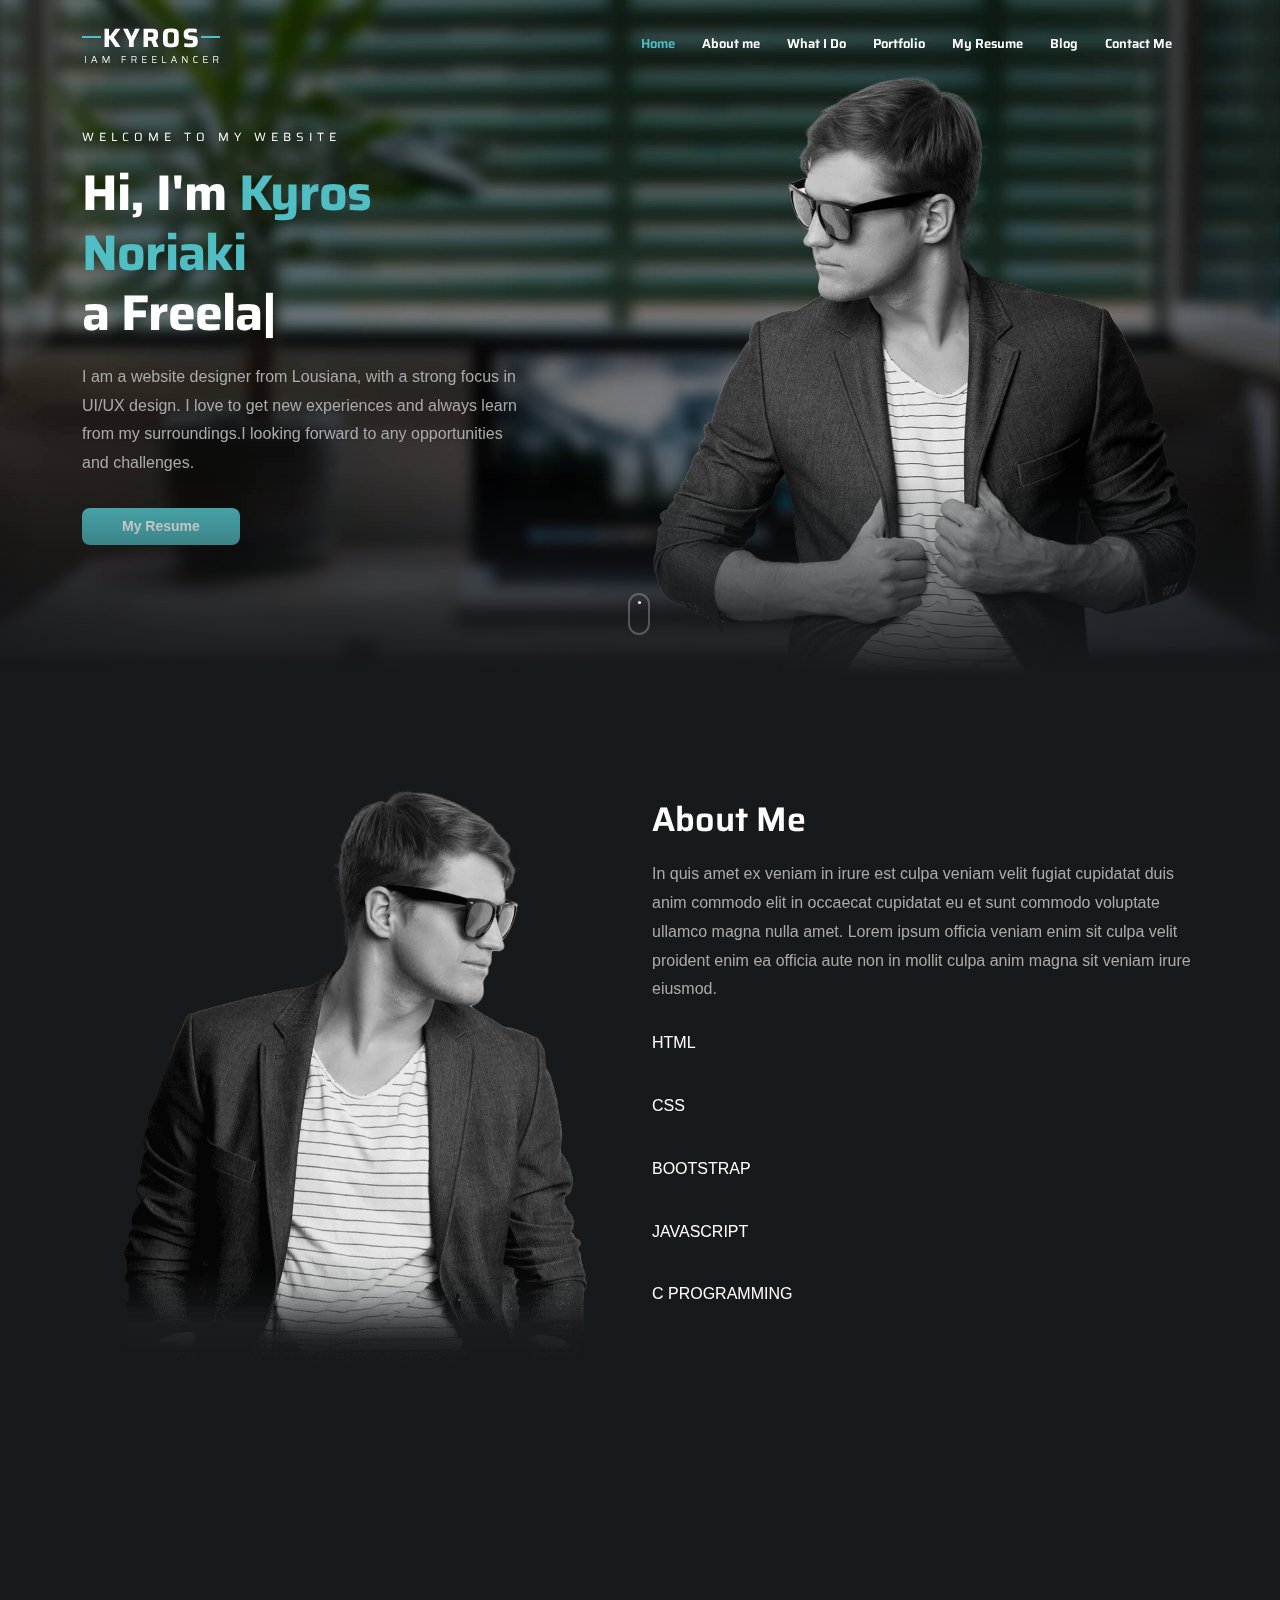
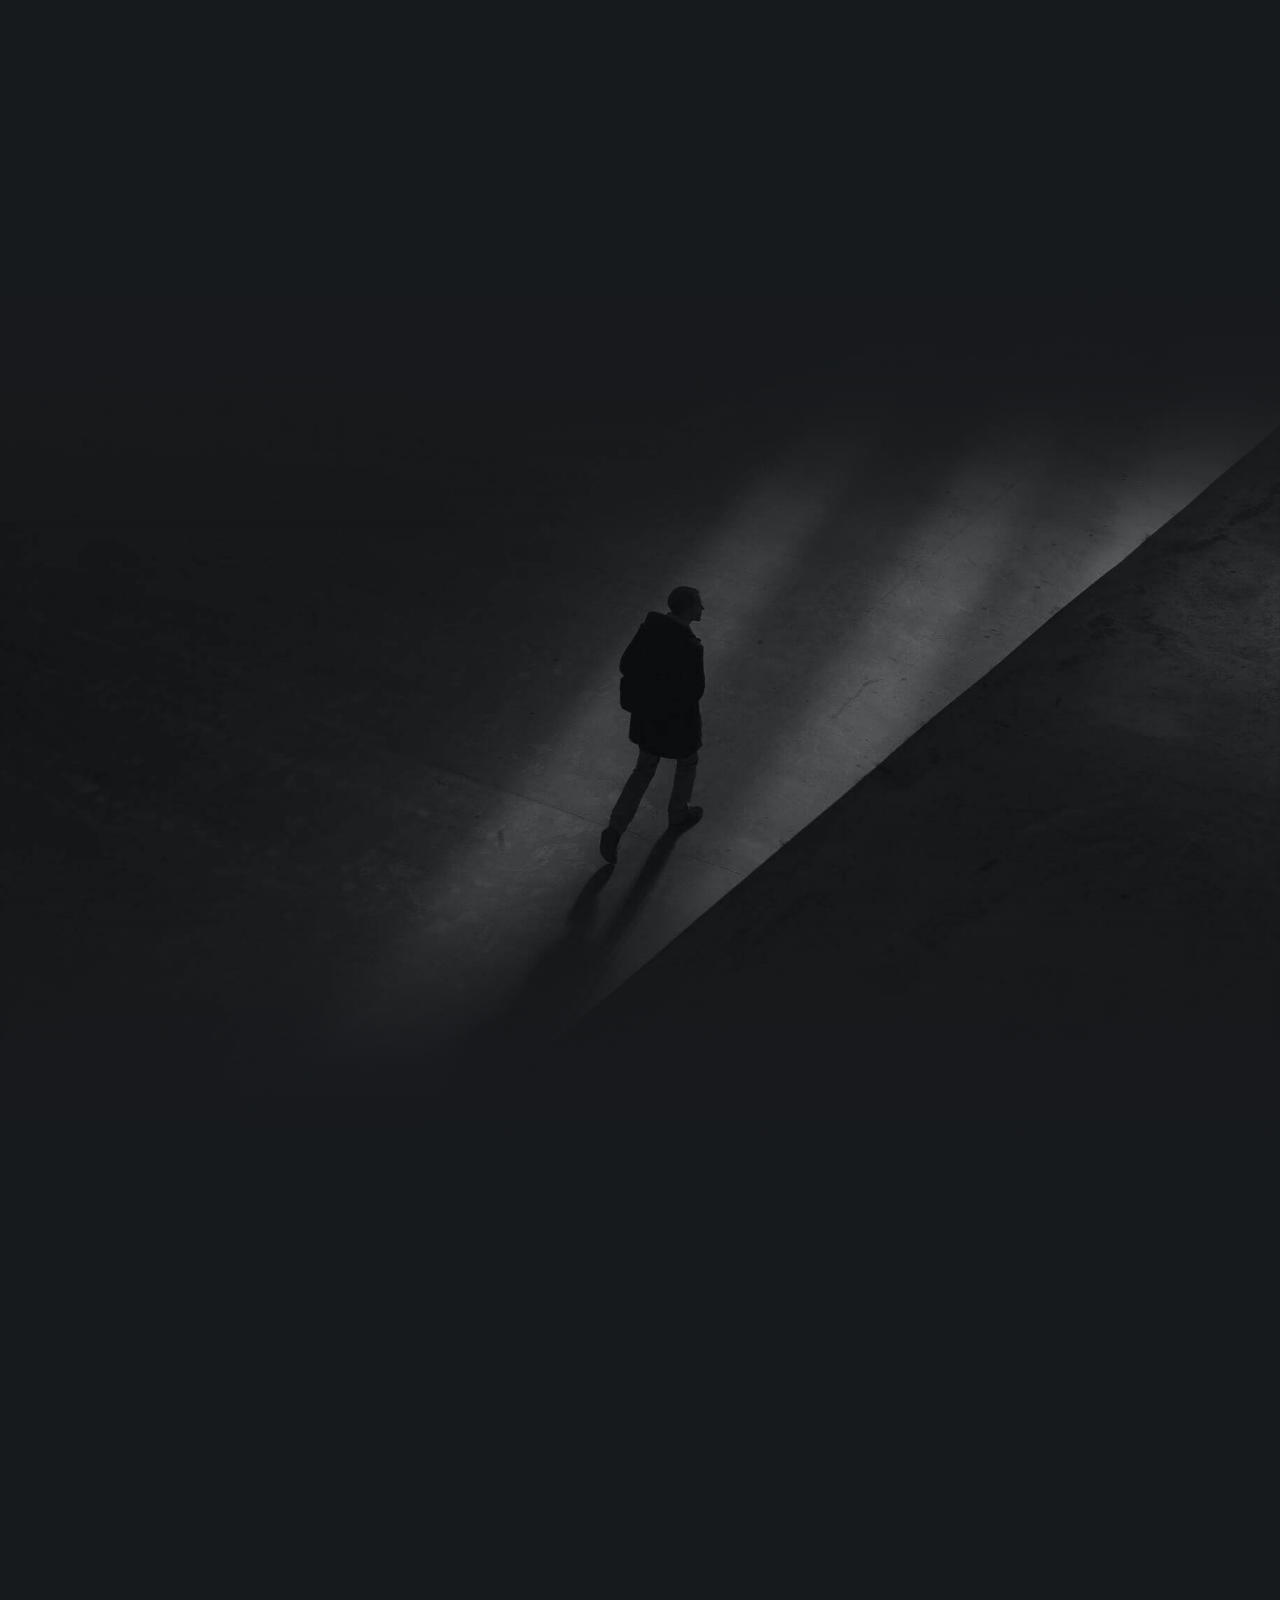
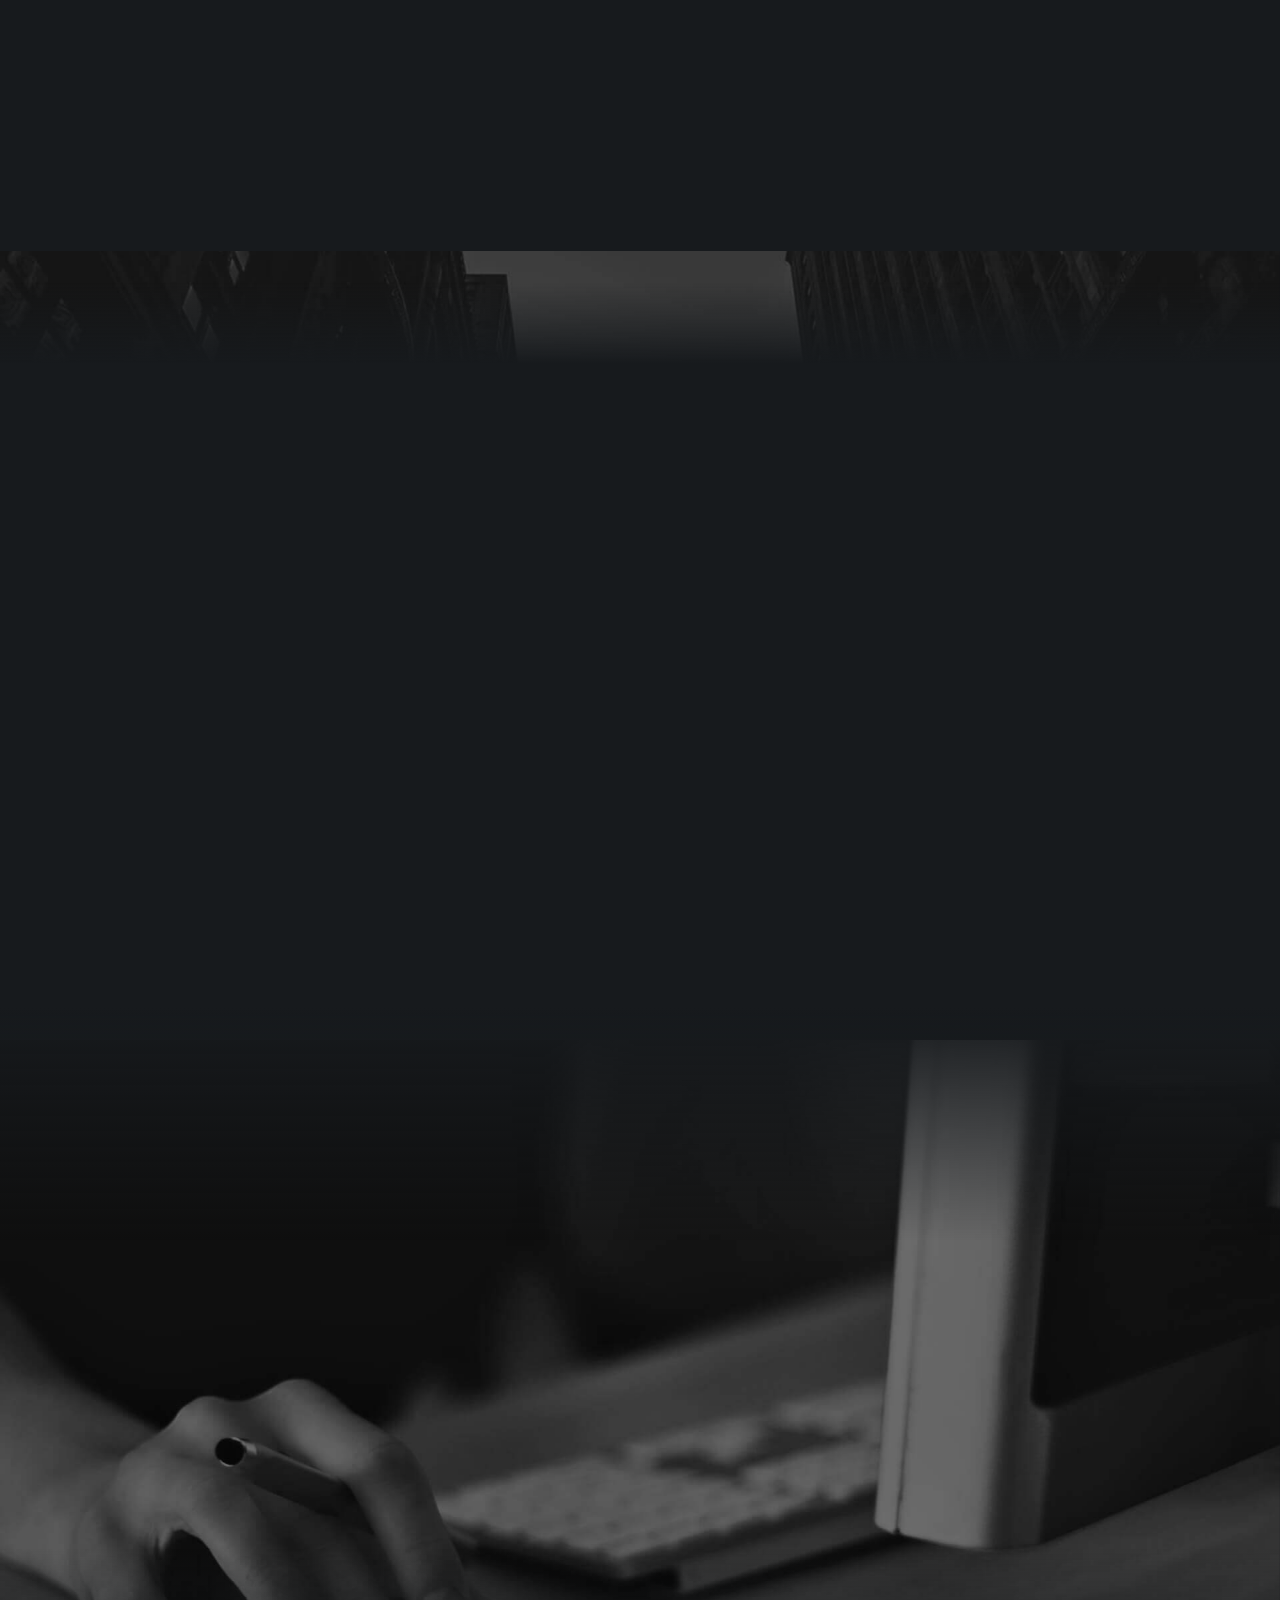
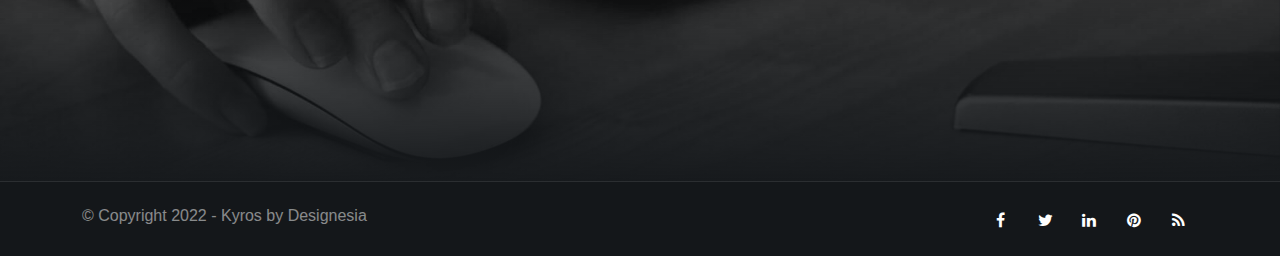
<file: index-v2-dark.html>
<!DOCTYPE html>
<html lang="zxx">

<head>
    <title>Kyros - Personal Website</title>
    <link rel="icon" href="images/icon.png" type="image/gif" sizes="16x16">
    <meta content="text/html;charset=utf-8" http-equiv="Content-Type">
    <meta content="width=device-width, initial-scale=1.0" name="viewport" />
    <meta content="Kyros - Personal Website" name="description" />
    <meta content="" name="keywords" />
    <meta content="" name="author" />
    <!-- CSS Files
    ================================================== -->
    <link href="css/bootstrap.min.css" rel="stylesheet" type="text/css" id="bootstrap" />
    <link href="css/plugins.css" rel="stylesheet" type="text/css" />
    <link href="css/style.css" rel="stylesheet" type="text/css" />
    <link href="css/custom-style-1.css" rel="stylesheet" type="text/css" />
    <style>
        :root {
            --primary-color: #50BEC2;
            --primary-color-rgb: 80, 190, 194;
        }
    </style>
    <link href="css/coloring.css" rel="stylesheet" type="text/css" />
</head>

<body class="onepage dark-scheme">
    <div id="wrapper">
        <!-- header begin -->
        <header class="transparent">
            <div class="container">
                <div class="row">
                    <div class="col-md-12">
                        <div class="de-flex sm-pt10">
                            <div class="de-flex-col">
                                <div class="de-flex-col">
                                    <!-- logo begin -->
                                    <div id="logo">
                                        <a href="index.html">
                                            <img alt="" class="logo" src="images/logo-2.png" />
                                            <img alt="" class="logo-2" src="images/logo.png" />
                                        </a>
                                    </div>
                                    <!-- logo close -->
                                </div>
                            </div>
                            <div class="de-flex-col header-col-right">
                                <ul id="mainmenu">
                                    <li><a class="active" href="#top">Home<span></span></a></li>
                                    <li><a href="#section-about">About me<span></span></a></li>
                                    <li><a href="#section-services">What I Do<span></span></a></li>
                                    <li><a href="#section-portfolio">Portfolio<span></span></a></li>
                                    <li><a href="#section-resume">My Resume<span></span></a></li>
                                    <li><a href="#section-blog">Blog<span></span></a></li>
                                    <li><a href="#section-contact">Contact Me<span></span></a></li>
                                </ul>
                                <div class="menu_side_area">
                                    <span id="menu-btn"></span>
                                </div>
                            </div>
                        </div>
                    </div>
                </div>
            </div>
        </header>
        <!-- header close -->
        <!-- content begin -->
        <div class="no-bottom no-top" id="content">
            <div id="top"></div>

            <!-- page preloader begin -->
            <div id="preloader">
                <div class="preloader1"></div>
            </div>
            <!-- page preloader close -->
            
            <!-- float text begin -->
            <div class="float-text">
                <div class="de_social-icons">
                    <a href="#"><i class="fa fa-facebook fa-lg"></i></a>
                    <a href="#"><i class="fa fa-twitter fa-lg"></i></a>
                    <a href="#"><i class="fa fa-instagram fa-lg"></i></a>
                </div>
                <span>Follow Me</span>
            </div>
            <!-- float text close --> 

            <!-- load external content begin -->
            <div id="de_modal">
                <button class="button-close"></button>
                <div class="d-modal-loader"></div>
            </div>
             <!-- load external content close -->

            <section aria-label="section" class="jarallax no-top-md no-bottom">
                <img src="images/background/6.jpg" class="jarallax-img" alt="">
                <div class="container">
                        <div class="row align-items-center">
                            <div class="col-md-5">
                                <h5 class="s1 wow fadeInUp" data-wow-delay=".4s">Welcome to My Website</h5>
                                <div class="spacer-10"></div>
                                <div class="h1 text-white wow fadeInUp" data-wow-delay=".6s">
                                    Hi, I'm <span class="id-color">Kyros Noriaki</span><br>a
                                    <div class="typed-strings">
                                        <p>Freelancer.</p>
                                        <p>Programmer.</p>
                                        <p>Photographer.</p>
                                    </div>
                                    <div class="typed"></div>
                                </div>
                                <p class="wow fadeInUp" data-wow-delay=".6s">
                                    I am a website designer from Lousiana, with a strong focus in UI/UX design. I love to get new experiences and always learn from my surroundings.I looking forward to any opportunities and challenges.
                                </p>
                                <div class="spacer-10"></div>
                                <a class="btn-main wow fadeInUp" data-wow-delay=".6s" href="#section-resume">My Resume</a>
                            </div>
                            <div class="col-md-6 offset-md-1 jarallax">
                                <img src="images/misc/1.png" class="img-fluid wow fadeInUp" data-wow-delay=".8s" alt="">
                            </div>
                        </div>
                    </div>
                <a href="#section-about" class="mouse-icon-click scroll-to wow fadeInUp" data-wow-delay=".8s">
                    <span class="mouse fadeScroll relative" data-scroll-speed="10">
                        <span class="scroll"></span>
                    </span>
                </a>
                <div class="de-gradient-edge-bottom"></div>
            </section>
            <section id="section-about" class="no-bottom">
                <div class="container relative">
                    <div class="row align-items-center">
                        <div class="col-md-6 wow fadeInUp">
                            <img src="images/misc/4.png" class="img-fluid" alt="">
                        </div>
                        <div class="col-md-6 wow fadeInUp" data-wow-delay=".2s">
                            <h2>About Me</h2>
                            <p>In quis amet ex veniam in irure est culpa veniam velit fugiat cupidatat duis anim commodo elit in occaecat cupidatat eu et sunt commodo voluptate ullamco magna nulla amet. Lorem ipsum officia veniam enim sit culpa velit proident enim ea officia aute non in mollit culpa anim magna sit veniam irure eiusmod.</p>

                            
                            <div class="d-skills-bar">
                              <div class="d-bar">
                                <div class="d-skill" data-value="80%">
                                    <div class="d-info">
                                      <span>HTML</span>
                                    </div>
                                    <div class="d-progress-line"><span class="d-fill-line"></span></div>
                                </div>

                                <div class="d-skill" data-value="70%">
                                    <div class="d-info">
                                      <span>CSS</span>
                                    </div>
                                    <div class="d-progress-line"><span class="d-fill-line"></span></div>
                                </div>

                                <div class="d-skill" data-value="82%">
                                    <div class="d-info">
                                      <span>BOOTSTRAP</span>
                                    </div>
                                    <div class="d-progress-line"><span class="d-fill-line"></span></div>
                                </div>

                                <div class="d-skill" data-value="62%">
                                    <div class="d-info">
                                      <span>JAVASCRIPT</span>
                                    </div>
                                    <div class="d-progress-line"><span class="d-fill-line"></span></div>
                                </div>

                                <div class="d-skill" data-value="90%">
                                    <div class="d-info">
                                      <span>C PROGRAMMING</span>
                                    </div>
                                    <div class="d-progress-line"><span class="d-fill-line"></span></div>
                                </div>

                                </div>
                            </div>
                        </div>  
                    </div>
                </div>
            </section>
            <section id="section-services" class="no-bottom">
                <div class="container relative">
                    <div class="row">
                        <div class="col-md-12 text-center wow fadeInUp">
                            <h2>What I Do</h2>
                            <div class="space-border"></div>
                        </div>
                        <div class="spacer-single"></div>
                        <div class="row g-0">
                            <div class="col-lg-4 wow fadeIn" data-wow-delay=".2s">
                                <div class="de_3d-box">
                                    <div class="d-inner">
                                        <i class="icon_genius id-color"></i>
                                        <div class="text">
                                            <h3>Branding</h3>
                                            Ex velit cupidatat magna voluptate deserunt quis et dolor adipisicing elit culpa ad exercitation proident irure deserunt irure.
                                        </div>
                                    </div>
                                </div>
                            </div>
                            <div class="col-lg-4 wow fadeIn" data-wow-delay=".4s">
                                <div class="de_3d-box">
                                    <div class="d-inner">
                                        <i class="icon_tools id-color"></i>
                                        <div class="text">
                                            <h3>Development</h3>
                                            Ex velit cupidatat magna voluptate deserunt quis et dolor adipisicing elit culpa ad exercitation proident irure deserunt irure.
                                        </div>
                                    </div>
                                </div>
                            </div>
                            <div class="col-lg-4 wow fadeIn" data-wow-delay=".6s">
                                <div class="de_3d-box">
                                    <div class="d-inner">
                                        <i class="icon_camera_alt id-color"></i>
                                        <div class="text">
                                            <h3>Photography</h3>
                                            Ex velit cupidatat magna voluptate deserunt quis et dolor adipisicing elit culpa ad exercitation proident irure deserunt irure.
                                        </div>
                                    </div>
                                </div>
                            </div>
                        </div>
                    </div>
                </div>
            </section>
            <section id="section-my-quote" aria-label="section" class="jarallax no-top no-bottom">
                <div class="de-gradient-edge-top"></div>
                <img src="images/background/2.jpg" class="jarallax-img" alt="">
                <div class="v-center">
                    <div class="container">
                        <div class="row align-items-center">
                            <div class="col-md-10 offset-md-1">
                                <blockquote class="q-big wow fadeIn" data-wow-duration="3s">
                                    <i class="d-big icon_quotations"></i>
                                    Do more than is required. What is the distance between someone who achieves their goals consistently and those who spend their lives and careers merely following? The extra mile.
                                    <span class="d-quote-by">Kyros Noriaki</span>
                                </blockquote>
                                <div class="spacer-double"></div>
                            </div>
                        </div>
                    </div>
                </div>
                <div class="de-gradient-edge-bottom"></div>
            </section>
            
            <section id="section-portfolio" class="no-bottom">
                <div class="container relative">
                    <div class="row">
                        <div class="col-md-12 text-center wow fadeInUp">
                            <h2>Portfolio</h2>
                            <div class="space-border"></div>
                        </div>
                    </div>
                    <div id="gallery" class="row sequence">
                        <div class="col-md-4 item">
                            <div class="de_modal wow" data-url="single-project.html">
                                <div class="card-image-1 mod-d" data-tilt>
                                    <div class="d-text">
                                        <h3>Archi Interior Design</h3>
                                        <h5 class="d-tag">website</h5>
                                    </div>
                                    <img src="images/gallery/1.jpg" class="img-fluid" alt="">
                                </div>
                            </div>
                        </div>
                        <div class="col-md-4 item">
                            <div class="de_modal wow" data-url="single-project.html">
                                <div class="card-image-1 mod-d" data-tilt>
                                    <div class="d-text">
                                        <h3>Rockfest Event</h3>
                                        <h5 class="d-tag">website</h5>
                                    </div>
                                    <img src="images/gallery/2.jpg" class="img-fluid" alt="">
                                </div>
                            </div>
                        </div>
                        <div class="col-md-4 item">
                            <div class="de_modal wow" data-url="single-project.html">
                                <div class="card-image-1 mod-d" data-tilt>
                                    <div class="d-text">
                                        <h3>Justica Lawyer</h3>
                                        <h5 class="d-tag">website</h5>
                                    </div>
                                    <img src="images/gallery/3.jpg" class="img-fluid" alt="">
                                </div>
                            </div>
                        </div>
                        <div class="col-md-4 item">
                            <div class="de_modal wow" data-url="single-project.html">
                                <div class="card-image-1 mod-d" data-tilt>
                                    <div class="d-text">
                                        <h3>Bluetec App</h3>
                                        <h5 class="d-tag">website</h5>
                                    </div>
                                    <img src="images/gallery/4.jpg" class="img-fluid" alt="">
                                </div>
                            </div>
                        </div>
                        <div class="col-md-4 item">
                            <div class="de_modal wow" data-url="single-project.html">
                                <div class="card-image-1 mod-d" data-tilt>
                                    <div class="d-text">
                                        <h3>Uhost Hosting</h3>
                                        <h5 class="d-tag">website</h5>
                                    </div>
                                    <img src="images/gallery/5.jpg" class="img-fluid" alt="">
                                </div>
                            </div>
                        </div>
                        <div class="col-md-4 item">
                            <div class="de_modal wow" data-url="single-project.html">
                                <div class="card-image-1 mod-d" data-tilt>
                                    <div class="d-text">
                                        <h3>Bolo Creative</h3>
                                        <h5 class="d-tag">website</h5>
                                    </div>
                                    <img src="images/gallery/6.jpg" class="img-fluid" alt="">
                                </div>
                            </div>
                        </div>
                    </div>
                </div>
            </section>
            <section id="section-resume">
                <div class="container relative">
                    <div class="row">
                        <div class="col-md-12 text-center wow fadeInUp">
                            <h2>My Resume</h2>
                            <div class="space-border"></div>
                        </div>
                    </div>
                    <div class="row gh-5">
                        <div class="col-lg-6 wow fadeInUp">
                            <div class="p-4">
                                <h3 class="s_border">Experiences</h3>
                                <ul class="d_timeline">
                                    <li class="d_timeline-item">
                                        <h3 class="d_timeline-title">2014 - now</h3>
                                        <p class="d_timeline-text"><span class="d_title">Founder &amp; Creative Director</span><span class="d_company">Kyros Studio</span>Lorem ipsum dolor sit amet consectetur adipisicing elit. Animi tempora perferendis vero officia enim impedit voluptatem dignissimos, veniam ratione est alias rerum aperiam, nam aliquam reprehenderit iste dolor.</p>
                                    </li>
                                    <li class="d_timeline-item">
                                        <h3 class="d_timeline-title">2010 - 2014</h3>
                                        <p class="d_timeline-text"><span class="d_title">Senior UI / UX Designer</span><span class="d_company">Google Inc</span>Lorem ipsum dolor sit amet consectetur adipisicing elit. Animi tempora perferendis vero officia enim impedit voluptatem dignissimos, veniam ratione est alias rerum aperiam, nam aliquam reprehenderit iste dolor.</p>
                                    </li>
                                    <li class="d_timeline-item">
                                        <h3 class="d_timeline-title">2008 - 2010</h3>
                                        <p class="d_timeline-text"><span class="d_title">Graphic Designer</span><span class="d_company">Kyros Studio</span>Lorem ipsum dolor sit amet consectetur adipisicing elit. Animi tempora perferendis vero officia enim impedit voluptatem dignissimos, veniam ratione est alias rerum aperiam, nam aliquam reprehenderit iste dolor.</p>
                                    </li>
                                </ul>
                            </div>
                        </div>
                        <div class="col-lg-6 wow fadeInUp">
                            <div class="p-4">
                                <h3 class="s_border">Education</h3>
                                <ul class="d_timeline">
                                    <li class="d_timeline-item">
                                        <h3 class="d_timeline-title">2004 - 2008</h3>
                                        <p class="d_timeline-text"><span class="d_title">Master in Design</span><span class="d_company">New York University</span>Lorem ipsum dolor sit amet consectetur adipisicing elit. Animi tempora perferendis vero officia enim impedit voluptatem dignissimos, veniam ratione est alias rerum aperiam, nam aliquam reprehenderit iste dolor.</p>
                                    </li>
                                    <li class="d_timeline-item">
                                        <h3 class="d_timeline-title">2004 - 2008</h3>
                                        <p class="d_timeline-text"><span class="d_title">Bachelor of Arts</span><span class="d_company">University of London</span>Lorem ipsum dolor sit amet consectetur adipisicing elit. Animi tempora perferendis vero officia enim impedit voluptatem dignissimos, veniam ratione est alias rerum aperiam, nam aliquam reprehenderit iste dolor.</p>
                                    </li>
                                    <li class="d_timeline-item">
                                        <h3 class="d_timeline-title">2006 - 2004</h3>
                                        <p class="d_timeline-text"><span class="d_title">Artist of College</span><span class="d_company">University of Sydney</span>Lorem ipsum dolor sit amet consectetur adipisicing elit. Animi tempora perferendis vero officia enim impedit voluptatem dignissimos, veniam ratione est alias rerum aperiam, nam aliquam reprehenderit iste dolor.</p>
                                    </li>
                                </ul>
                            </div>
                        </div>
                    </div>
                </div>
            </section>
            <section id="section-fun-facts" aria-label="section" class="jarallax">
                <div class="de-gradient-edge-top"></div>
                <img src="images/background/3.jpg" class="jarallax-img" alt="">
                <div class="container">
                        <div class="row">
                            <div class="col-md-3 wow fadeIn" data-wow-delay="0">
                                <div class="de_count text-center">
                                    <h3 class="timer" data-to="8240" data-speed="2500">0</h3>
                                    <span>Hours of Works</span>
                                </div>
                            </div>

                            <div class="col-md-3 wow fadeIn" data-wow-delay=".25s">
                                <div class="de_count text-center">
                                    <h3 class="timer" data-to="315" data-speed="2500">0</h3>
                                    <span>Projects Done</span>
                                </div>
                            </div>

                            <div class="col-md-3 wow fadeIn" data-wow-delay=".5s">
                                <div class="de_count text-center">
                                    <h3 class="timer" data-to="250" data-speed="2500">0</h3>
                                    <span>Satisfied Customers</span>
                                </div>
                            </div>

                            <div class="col-md-3 wow fadeIn" data-wow-delay=".75s">
                                <div class="de_count text-center">
                                    <h3 class="timer" data-to="32" data-speed="2500">0</h3>
                                    <span>Awards Winning</span>
                                </div>
                            </div>
                        </div>
                    </div>
                <div class="de-gradient-edge-bottom"></div>
            </section>
            <section id="section-blog" class="no-bottom">
                <div class="container relative">
                    <div class="row">
                        <div class="col-md-12 text-center wow fadeInUp">
                            <h2>Recent Blog</h2>
                            <div class="space-border"></div>
                        </div>
                    </div>
                    <div id="carousel-blog" class="owl-carousel wow fadeInUp">
                        <div class="bloglist item">
                            <div class="post-content">
                                <div class="post-image">
                                    <div class="de_modal" data-url="single-blog.html"><img alt="" src="images/blog/1.jpg" class="lazy"></div>
                                </div>
                                <div class="post-text">
                                    <h4 class="de_modal" data-url="single-blog.html">How to Make Better User Interface</h4>
                                    <p>Dolore officia sint incididunt non excepteur ea mollit commodo ut enim reprehenderit cupidatat labore ad laborum consectetur consequat...</p>
                                </div>
                            </div>
                        </div>
                        <div class="bloglist item">
                            <div class="post-content">
                                <div class="post-image">
                                    <div class="de_modal" data-url="single-blog.html"><img alt="" src="images/blog/2.jpg" class="lazy"></div>
                                </div>
                                <div class="post-text">
                                    <h4 class="de_modal" data-url="single-blog.html">10 Web Design Tips From Experts</h4>
                                    <p>Dolore officia sint incididunt non excepteur ea mollit commodo ut enim reprehenderit cupidatat labore ad laborum consectetur consequat...</p>
                                </div>
                            </div>
                        </div>
                        <div class="bloglist item">
                            <div class="post-content">
                                <div class="post-image">
                                    <div class="de_modal" data-url="single-blog.html"><img alt="" src="images/blog/3.jpg" class="lazy"></div>
                                </div>
                                <div class="post-text">
                                    <h4 class="de_modal" data-url="single-blog.html">The Importance of Web Design</h4>
                                    <p>Dolore officia sint incididunt non excepteur ea mollit commodo ut enim reprehenderit cupidatat labore ad laborum consectetur consequat...</p>
                                </div>
                            </div>
                        </div>
                        <div class="bloglist item">
                            <div class="post-content">
                                <div class="post-image">
                                    <div class="de_modal" data-url="single-blog.html"><img alt="" src="images/blog/4.jpg" class="lazy"></div>
                                </div>
                                <div class="post-text">
                                    <h4 class="de_modal" data-url="single-blog.html">10 Web Design Tips From Experts</h4>
                                    <p>Dolore officia sint incididunt non excepteur ea mollit commodo ut enim reprehenderit cupidatat labore ad laborum consectetur consequat...</p>
                                </div>
                            </div>
                        </div>
                        <div class="bloglist item">
                            <div class="post-content">
                                <div class="post-image">
                                    <div class="de_modal" data-url="single-blog.html"><img alt="" src="images/blog/5.jpg" class="lazy"></div>
                                </div>
                                <div class="post-text">
                                    <h4 class="de_modal" data-url="single-blog.html">The Importance of Web Design</h4>
                                    <p>Dolore officia sint incididunt non excepteur ea mollit commodo ut enim reprehenderit cupidatat labore ad laborum consectetur consequat...</p>
                                </div>
                            </div>
                        </div>
                        <div class="bloglist item">
                            <div class="post-content">
                                <div class="post-image">
                                    <div class="de_modal" data-url="single-blog.html"><img alt="" src="images/blog/6.jpg" class="lazy"></div>
                                </div>
                                <div class="post-text">
                                    <h4 class="de_modal" data-url="single-blog.html">Tips for Healthy Teeth<span></span></h4>
                                    <p>Dolore officia sint incididunt non excepteur ea mollit commodo ut enim reprehenderit cupidatat labore ad laborum consectetur consequat...</p>
                                </div>
                            </div>
                        </div>
                    </div>
                </div>
            </section>
            <section id="section-contact" class="jarallax">
                <div class="de-gradient-edge-top"></div>
                <img src="images/background/5.jpg" class="jarallax-img" alt="">
                <div class="container z-index-1000">
                    <div class="row">
                        <div class="col-md-12 text-center wow fadeInUp">
                            <h2>Contact Me</h2>
                            <div class="space-border"></div>
                        </div>
                        <div class="col-lg-8 offset-lg-2 wow fadeInUp">
                            <div class="contact_form_wrapper">
                                <form name="contactForm" id="contact_form" class="form-border" method="post" action="#">
                                    <div class="row">
                                        <div class="col-md-4">
                                            <div class="field-set">
                                                <input type="text" name="Name" id="name" class="form-control" placeholder="Your Name" required>
                                            </div>
                                        </div>
                                        <div class="col-md-4">
                                            <div class="field-set">
                                                <input type="text" name="Email" id="email" class="form-control" placeholder="Your Email" required>
                                            </div>
                                        </div>
                                        <div class="col-md-4">
                                            <div class="field-set">
                                                <input type="text" name="phone" id="phone" class="form-control" placeholder="Your Phone" required>
                                            </div>
                                        </div>
                                    </div>
                                    <div class="text-center">
                                        <div class="field-set">
                                            <textarea name="message" id="message" class="form-control" placeholder="Your Message" required></textarea>
                                        </div>
                                        <div class="g-recaptcha" data-sitekey="copy-your-site-key-here"></div>
                                        <div id='submit' class="mt10">
                                            <input type='submit' id='send_message' value='Send Message' class="btn-main">
                                        </div>

                                        <div id="success_message" class='success'>
                                            Your message has been sent successfully. Refresh this page if you want to send more messages.
                                        </div>
                                        <div id="error_message" class='error'>
                                            Sorry there was an error sending your form.
                                        </div>

                                    </div>
                                </form>
                            </div>
                            <div class="spacer-double"></div>
                            <div class="row text-center wow fadeInUp">
                                <div class="col-md-4">
                                    <div class="wm-1"></div>
                                    <h6>Email Me</h6>
                                    <p>contact@kyrosnoriaki.com</p>
                                </div>
                                <div class="col-md-4">
                                    <div class="wm-1"></div>
                                    <h6>Call Me</h6>
                                    <p>+1 700 333 92 96</p>
                                </div>
                                <div class="col-md-4">
                                    <div class="wm-1"></div>
                                    <h6>Address</h6>
                                    <p>Collins Street West, Louisiana, Bayerfurt, USA</p>
                                </div>
                            </div>
                        </div>
                    </div>
                </div>
                <div class="de-gradient-edge-bottom"></div>
            </section>
        </div>
        <!-- content close -->
        <a href="#" id="back-to-top"></a>
        <!-- footer begin -->
        <footer>
            <div class="container">
                <div class="row">
                    <div class="col-md-6">
                        <a href="index.html">
                            <span class="copy">&copy; Copyright 2022 - Kyros by Designesia</span>
                        </a>
                    </div>
                    <div class="col-md-6">
                        <div class="social-icons">
                            <a href="#"><i class="fa fa-facebook fa-lg"></i></a>
                            <a href="#"><i class="fa fa-twitter fa-lg"></i></a>
                            <a href="#"><i class="fa fa-linkedin fa-lg"></i></a>
                            <a href="#"><i class="fa fa-pinterest fa-lg"></i></a>
                            <a href="#"><i class="fa fa-rss fa-lg"></i></a>
                        </div>
                    </div>
                </div>
            </div>
        </footer>
        <!-- footer close -->
    </div>
    <!-- Javascript Files
    ================================================== -->
    <script src="js/plugins.js"></script>
    <script src="js/designesia.js"></script>
    <script src='https://www.google.com/recaptcha/api.js' async defer></script>
    <script src="form.js"></script>
    <script>
    jQuery(function($) {
        $('.g-recaptcha').attr('data-theme', 'dark');
    });
    </script>
    <script>
    jQuery(document).ready(function() {
        $(function() {
            // jquery typed plugin
            $(".typed").typed({
                stringsElement: $('.typed-strings'),
                typeSpeed: 100,
                backDelay: 500,
                loop: true,
                contentType: 'html', // or text
                // defaults to false for infinite loop
                loopCount: false,
                callback: function() { null; },
                resetCallback: function() { newTyped(); }
            });
        });
    });
    </script>
</body>

</html>
</file>
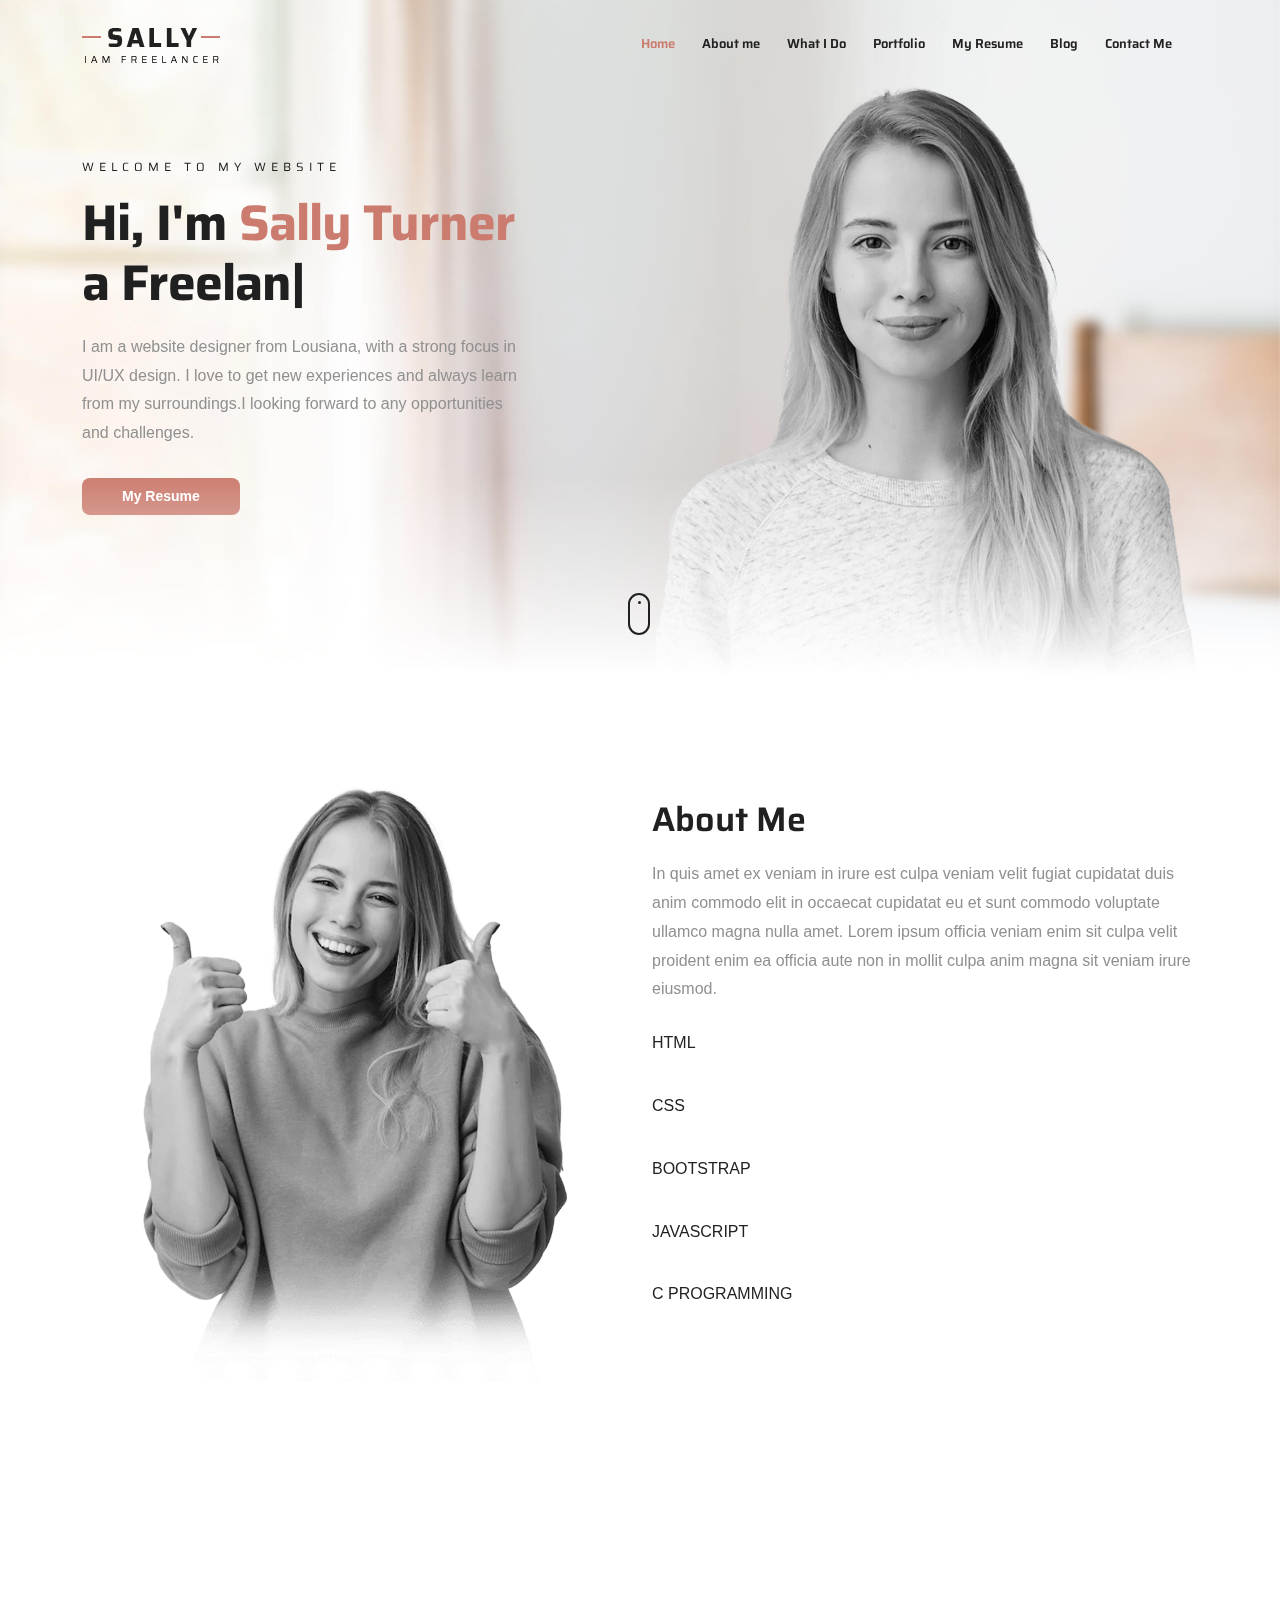
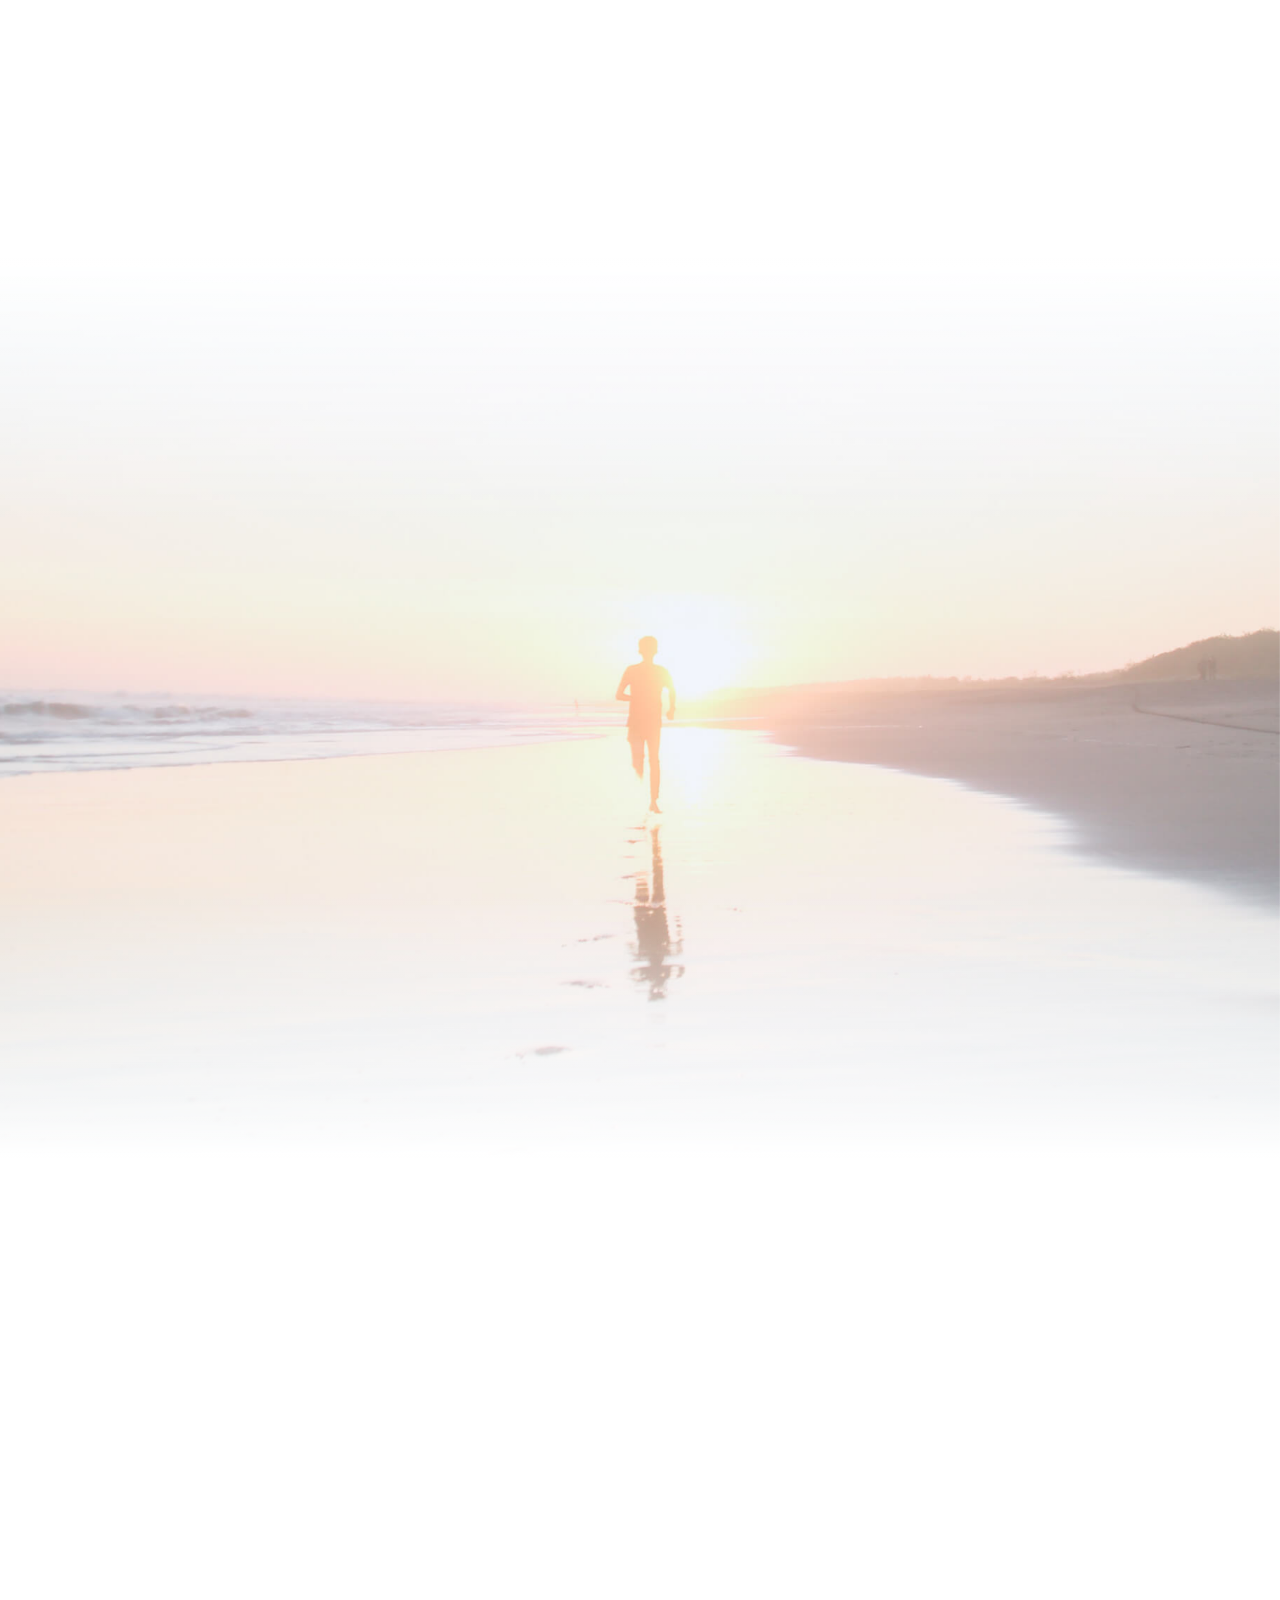
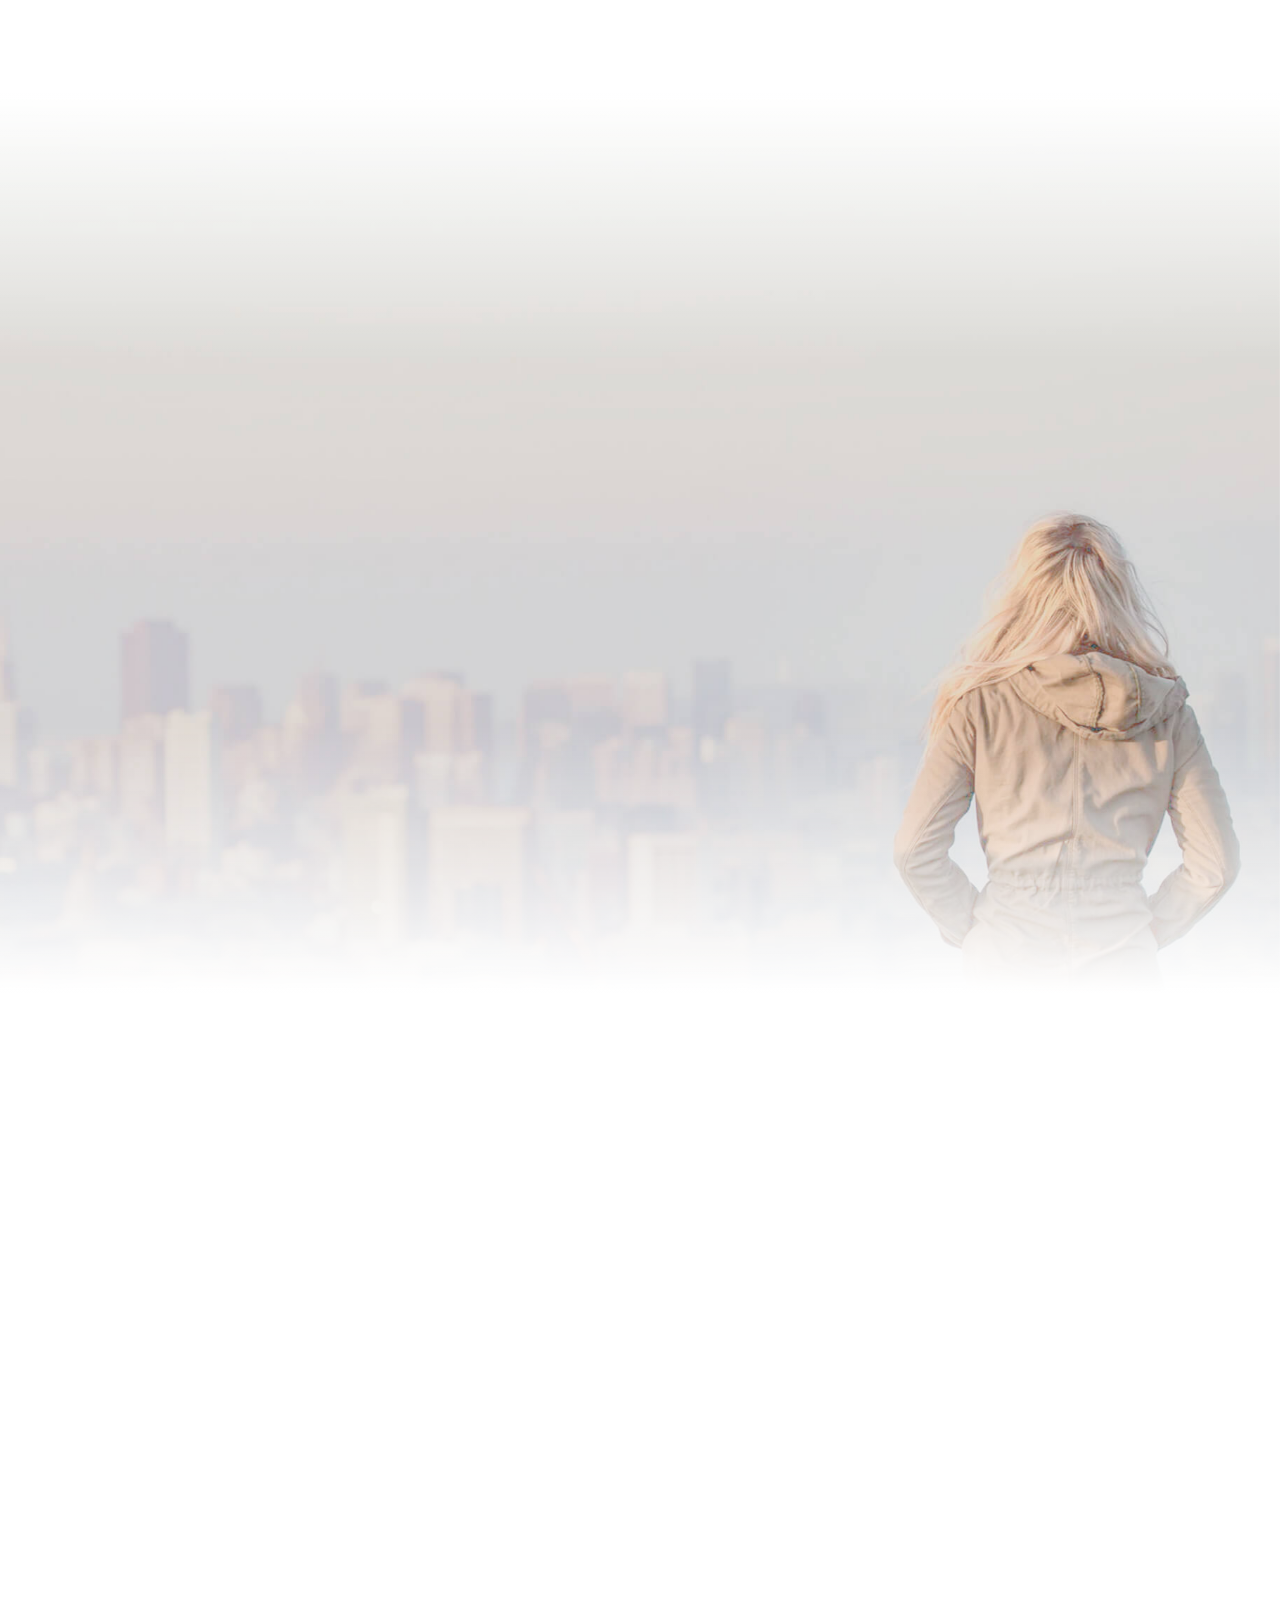
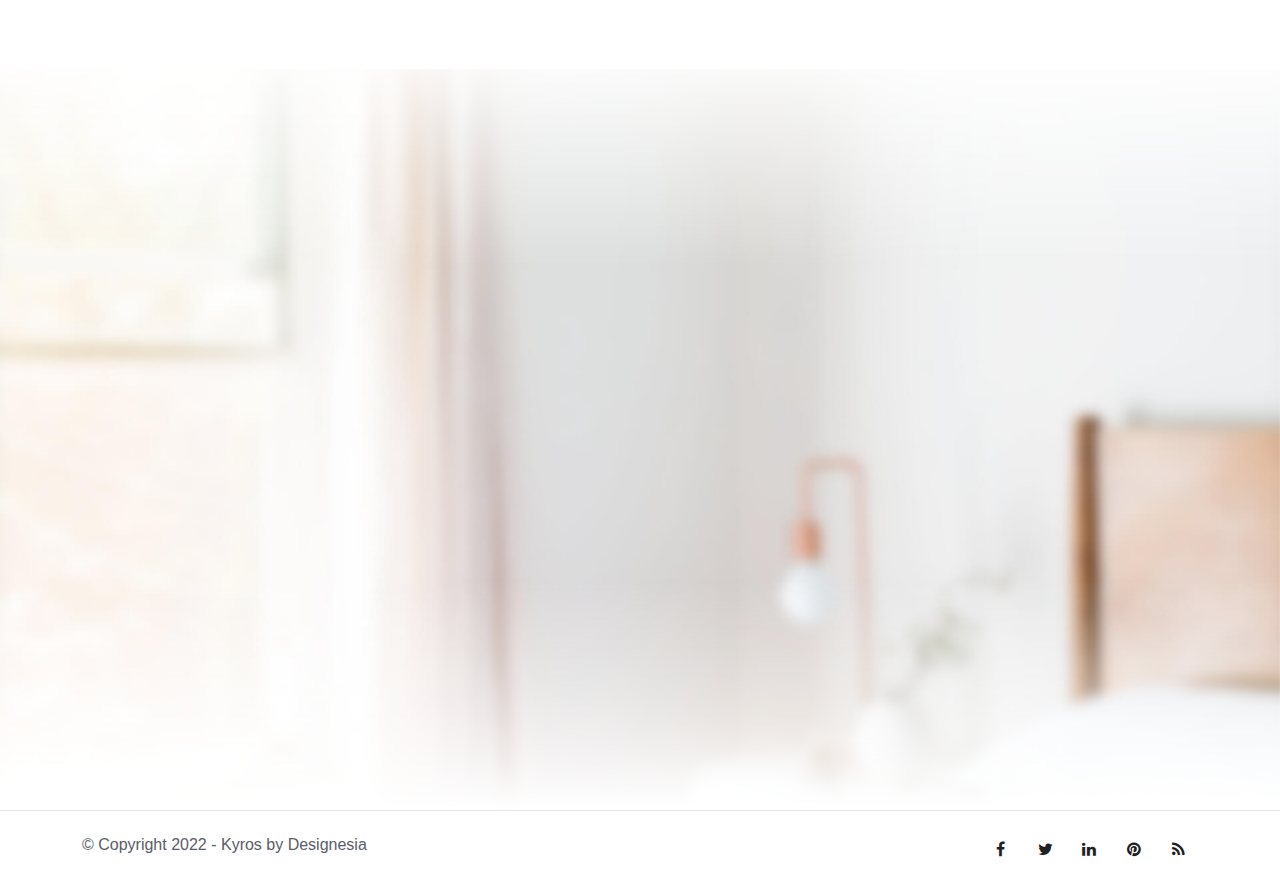
<file: index-v2-light.html>
<!DOCTYPE html>
<html lang="zxx">

<head>
    <title>Kyros - Personal Website</title>
    <link rel="icon" href="images/icon.png" type="image/gif" sizes="16x16">
    <meta content="text/html;charset=utf-8" http-equiv="Content-Type">
    <meta content="width=device-width, initial-scale=1.0" name="viewport" />
    <meta content="Kyros - Personal Website" name="description" />
    <meta content="" name="keywords" />
    <meta content="" name="author" />
    <!-- CSS Files
    ================================================== -->
    <link href="css/bootstrap.min.css" rel="stylesheet" type="text/css" id="bootstrap" />
    <link href="css/plugins.css" rel="stylesheet" type="text/css" />
    <link href="css/style.css" rel="stylesheet" type="text/css" />
    <link href="css/custom-style-1.css" rel="stylesheet" type="text/css" />
    <style>
        :root {
            --primary-color: #CB7C6F;
            --primary-color-rgb: 203, 124, 111;
        }
    </style>
    <link href="css/coloring.css" rel="stylesheet" type="text/css" />
</head>

<body class="onepage">
    <div id="wrapper">
        <!-- header begin -->
        <header class="transparent header-light">
            <div class="container">
                <div class="row">
                    <div class="col-md-12">
                        <div class="de-flex sm-pt10">
                            <div class="de-flex-col">
                                <div class="de-flex-col">
                                    <!-- logo begin -->
                                    <div id="logo">
                                        <a href="index.html">
                                            <img alt="" class="logo" src="images/logo-3.png" />
                                            <img alt="" class="logo-2" src="images/logo-3.png" />
                                        </a>
                                    </div>
                                    <!-- logo close -->
                                </div>
                            </div>
                            <div class="de-flex-col header-col-right">
                                <ul id="mainmenu">
                                    <li><a class="active" href="#top">Home<span></span></a></li>
                                    <li><a href="#section-about">About me<span></span></a></li>
                                    <li><a href="#section-services">What I Do<span></span></a></li>
                                    <li><a href="#section-portfolio">Portfolio<span></span></a></li>
                                    <li><a href="#section-resume">My Resume<span></span></a></li>
                                    <li><a href="#section-blog">Blog<span></span></a></li>
                                    <li><a href="#section-contact">Contact Me<span></span></a></li>
                                </ul>
                                <div class="menu_side_area">
                                    <span id="menu-btn"></span>
                                </div>
                            </div>
                        </div>
                    </div>
                </div>
            </div>
        </header>
        <!-- header close -->
        <!-- content begin -->
        <div class="no-bottom no-top" id="content">
            <div id="top"></div>

            <!-- page preloader begin -->
            <div id="preloader">
                <div class="preloader1"></div>
            </div>
            <!-- page preloader close -->
            
            <!-- float text begin -->
            <div class="float-text">
                <div class="de_social-icons">
                    <a href="#"><i class="fa fa-facebook fa-lg"></i></a>
                    <a href="#"><i class="fa fa-twitter fa-lg"></i></a>
                    <a href="#"><i class="fa fa-instagram fa-lg"></i></a>
                </div>
                <span>Follow Me</span>
            </div>
            <!-- float text close --> 

            <!-- load external content begin -->
            <div id="de_modal">
                <button class="button-close"></button>
                <div class="d-modal-loader"></div>
            </div>
             <!-- load external content close -->

            <section aria-label="section" class="jarallax no-top-md no-bottom sm-pt-120 overflow-hidden">
                <img src="images/background/l5.jpg" class="jarallax-img" alt="">
                <div class="container">
                        <div class="row align-items-center">
                            <div class="col-md-5">
                                <h5 class="s1 wow fadeInUp" data-wow-delay=".4s">Welcome to My Website</h5>
                                <div class="spacer-10"></div>
                                <div class="h1 wow fadeInUp" data-wow-delay=".6s">
                                    Hi, I'm <span class="id-color">Sally Turner</span><br>a
                                    <div class="typed-strings">
                                        <p>Freelancer.</p>
                                        <p>Designer.</p>
                                        <p>Illustrator.</p>
                                        <p>Photographer.</p>
                                    </div>
                                    <div class="typed"></div>
                                </div>
                                <p class="wow fadeInUp" data-wow-delay=".6s">
                                    I am a website designer from Lousiana, with a strong focus in UI/UX design. I love to get new experiences and always learn from my surroundings.I looking forward to any opportunities and challenges.
                                </p>
                                <div class="spacer-10"></div>
                                <a class="btn-main wow fadeInUp" data-wow-delay=".6s" href="#section-resume">My Resume</a>
                            </div>
                            <div class="col-md-6 offset-md-1 jarallax">
                                <img src="images/misc/2.png" class="img-fluid wow fadeInUp" data-wow-delay=".8s" alt="">
                            </div>
                        </div>
                    </div>
                <a href="#section-about" class="mouse-icon-click scroll-to wow fadeInUp" data-wow-delay=".8s">
                    <span class="mouse fadeScroll relative" data-scroll-speed="10">
                        <span class="scroll"></span>
                    </span>
                </a>
                <div class="de-gradient-edge-bottom"></div>
            </section>
            <section id="section-about" class="no-bottom">
                <div class="container relative">
                    <div class="row align-items-center">
                        <div class="col-md-6 wow fadeInUp">
                            <img src="images/misc/3.png" class="img-fluid" alt="">
                        </div>
                        <div class="col-md-6 wow fadeInUp" data-wow-delay=".2s">
                            <h2>About Me</h2>
                            <p>In quis amet ex veniam in irure est culpa veniam velit fugiat cupidatat duis anim commodo elit in occaecat cupidatat eu et sunt commodo voluptate ullamco magna nulla amet. Lorem ipsum officia veniam enim sit culpa velit proident enim ea officia aute non in mollit culpa anim magna sit veniam irure eiusmod.</p>

                            
                            <div class="d-skills-bar">
                              <div class="d-bar">
                                <div class="d-skill" data-value="80%">
                                    <div class="d-info">
                                      <span>HTML</span>
                                    </div>
                                    <div class="d-progress-line"><span class="d-fill-line"></span></div>
                                </div>

                                <div class="d-skill" data-value="70%">
                                    <div class="d-info">
                                      <span>CSS</span>
                                    </div>
                                    <div class="d-progress-line"><span class="d-fill-line"></span></div>
                                </div>

                                <div class="d-skill" data-value="82%">
                                    <div class="d-info">
                                      <span>BOOTSTRAP</span>
                                    </div>
                                    <div class="d-progress-line"><span class="d-fill-line"></span></div>
                                </div>

                                <div class="d-skill" data-value="62%">
                                    <div class="d-info">
                                      <span>JAVASCRIPT</span>
                                    </div>
                                    <div class="d-progress-line"><span class="d-fill-line"></span></div>
                                </div>

                                <div class="d-skill" data-value="90%">
                                    <div class="d-info">
                                      <span>C PROGRAMMING</span>
                                    </div>
                                    <div class="d-progress-line"><span class="d-fill-line"></span></div>
                                </div>

                                </div>
                            </div>
                        </div>  
                    </div>
                </div>
            </section>
            <section id="section-services" class="no-bottom">
                <div class="container relative">
                    <div class="row">
                        <div class="col-md-12 text-center wow fadeInUp">
                            <h2>What I Do</h2>
                            <div class="space-border"></div>
                        </div>
                        <div class="spacer-single"></div>
                        <div class="row g-0">
                            <div class="col-lg-4 wow fadeIn" data-wow-delay=".2s">
                                <div class="de_3d-box">
                                    <div class="d-inner">
                                        <i class="icon_genius id-color"></i>
                                        <div class="text">
                                            <h3>Branding</h3>
                                            Ex velit cupidatat magna voluptate deserunt quis et dolor adipisicing elit culpa ad exercitation proident irure deserunt irure.
                                        </div>
                                    </div>
                                </div>
                            </div>
                            <div class="col-lg-4 wow fadeIn" data-wow-delay=".4s">
                                <div class="de_3d-box">
                                    <div class="d-inner">
                                        <i class="icon_tools id-color"></i>
                                        <div class="text">
                                            <h3>Development</h3>
                                            Ex velit cupidatat magna voluptate deserunt quis et dolor adipisicing elit culpa ad exercitation proident irure deserunt irure.
                                        </div>
                                    </div>
                                </div>
                            </div>
                            <div class="col-lg-4 wow fadeIn" data-wow-delay=".6s">
                                <div class="de_3d-box">
                                    <div class="d-inner">
                                        <i class="icon_camera_alt id-color"></i>
                                        <div class="text">
                                            <h3>Photography</h3>
                                            Ex velit cupidatat magna voluptate deserunt quis et dolor adipisicing elit culpa ad exercitation proident irure deserunt irure.
                                        </div>
                                    </div>
                                </div>
                            </div>
                        </div>
                    </div>
                </div>
            </section>
            <section id="section-my-quote" aria-label="section" class="jarallax no-top no-bottom">
                <div class="de-gradient-edge-top"></div>
                <img src="images/background/l6.jpg" class="jarallax-img" alt="">
                <div class="v-center">
                    <div class="container">
                        <div class="row align-items-center">
                            <div class="col-md-10 offset-md-1">
                                <blockquote class="q-big wow fadeIn" data-wow-duration="3s">
                                    <i class="d-big icon_quotations"></i>
                                    Do more than is required. What is the distance between someone who achieves their goals consistently and those who spend their lives and careers merely following? The extra mile.
                                    <span class="d-quote-by">Sally Turner</span>
                                </blockquote>
                                <div class="spacer-double"></div>
                            </div>
                        </div>
                    </div>
                </div>
                <div class="de-gradient-edge-bottom"></div>
            </section>
            <section id="section-portfolio" class="no-bottom">
                <div class="container relative">
                    <div class="row">
                        <div class="col-md-12 text-center wow fadeInUp">
                            <h2>Portfolio</h2>
                            <div class="space-border"></div>
                        </div>
                    </div>
                    <div id="gallery" class="row sequence">
                        <div class="col-md-4 item">
                            <div class="de_modal wow" data-url="single-project.html">
                                <div class="card-image-1 mod-d" data-tilt>
                                    <div class="d-text">
                                        <h3>Archi Interior Design</h3>
                                        <h5 class="d-tag">website</h5>
                                    </div>
                                    <img src="images/gallery/1.jpg" class="img-fluid" alt="">
                                </div>
                            </div>
                        </div>
                        <div class="col-md-4 item">
                            <div class="de_modal wow" data-url="single-project.html">
                                <div class="card-image-1 mod-d" data-tilt>
                                    <div class="d-text">
                                        <h3>Rockfest Event</h3>
                                        <h5 class="d-tag">website</h5>
                                    </div>
                                    <img src="images/gallery/2.jpg" class="img-fluid" alt="">
                                </div>
                            </div>
                        </div>
                        <div class="col-md-4 item">
                            <div class="de_modal wow" data-url="single-project.html">
                                <div class="card-image-1 mod-d" data-tilt>
                                    <div class="d-text">
                                        <h3>Justica Lawyer</h3>
                                        <h5 class="d-tag">website</h5>
                                    </div>
                                    <img src="images/gallery/3.jpg" class="img-fluid" alt="">
                                </div>
                            </div>
                        </div>
                        <div class="col-md-4 item">
                            <div class="de_modal wow" data-url="single-project.html">
                                <div class="card-image-1 mod-d" data-tilt>
                                    <div class="d-text">
                                        <h3>Bluetec App</h3>
                                        <h5 class="d-tag">website</h5>
                                    </div>
                                    <img src="images/gallery/4.jpg" class="img-fluid" alt="">
                                </div>
                            </div>
                        </div>
                        <div class="col-md-4 item">
                            <div class="de_modal wow" data-url="single-project.html">
                                <div class="card-image-1 mod-d" data-tilt>
                                    <div class="d-text">
                                        <h3>Uhost Hosting</h3>
                                        <h5 class="d-tag">website</h5>
                                    </div>
                                    <img src="images/gallery/5.jpg" class="img-fluid" alt="">
                                </div>
                            </div>
                        </div>
                        <div class="col-md-4 item">
                            <div class="de_modal wow" data-url="single-project.html">
                                <div class="card-image-1 mod-d" data-tilt>
                                    <div class="d-text">
                                        <h3>Bolo Creative</h3>
                                        <h5 class="d-tag">website</h5>
                                    </div>
                                    <img src="images/gallery/6.jpg" class="img-fluid" alt="">
                                </div>
                            </div>
                        </div>
                    </div>
                </div>
            </section>
            <section id="section-resume">
                <div class="container relative">
                    <div class="row">
                        <div class="col-md-12 text-center wow fadeInUp">
                            <h2>My Resume</h2>
                            <div class="space-border"></div>
                        </div>
                    </div>
                    <div class="row gh-5">
                        <div class="col-lg-6 wow fadeInUp">
                            <div class="p-4">
                                <h3 class="s_border">Experiences</h3>
                                <ul class="d_timeline">
                                    <li class="d_timeline-item">
                                        <h3 class="d_timeline-title">2014 - now</h3>
                                        <p class="d_timeline-text"><span class="d_title">Founder &amp; Creative Director</span><span class="d_company">Kyros Studio</span>Lorem ipsum dolor sit amet consectetur adipisicing elit. Animi tempora perferendis vero officia enim impedit voluptatem dignissimos, veniam ratione est alias rerum aperiam, nam aliquam reprehenderit iste dolor.</p>
                                    </li>
                                    <li class="d_timeline-item">
                                        <h3 class="d_timeline-title">2010 - 2014</h3>
                                        <p class="d_timeline-text"><span class="d_title">Senior UI / UX Designer</span><span class="d_company">Google Inc</span>Lorem ipsum dolor sit amet consectetur adipisicing elit. Animi tempora perferendis vero officia enim impedit voluptatem dignissimos, veniam ratione est alias rerum aperiam, nam aliquam reprehenderit iste dolor.</p>
                                    </li>
                                    <li class="d_timeline-item">
                                        <h3 class="d_timeline-title">2008 - 2010</h3>
                                        <p class="d_timeline-text"><span class="d_title">Graphic Designer</span><span class="d_company">Kyros Studio</span>Lorem ipsum dolor sit amet consectetur adipisicing elit. Animi tempora perferendis vero officia enim impedit voluptatem dignissimos, veniam ratione est alias rerum aperiam, nam aliquam reprehenderit iste dolor.</p>
                                    </li>
                                </ul>
                            </div>
                        </div>
                        <div class="col-lg-6 wow fadeInUp">
                            <div class="p-4">
                                <h3 class="s_border">Education</h3>
                                <ul class="d_timeline">
                                    <li class="d_timeline-item">
                                        <h3 class="d_timeline-title">2004 - 2008</h3>
                                        <p class="d_timeline-text"><span class="d_title">Master in Design</span><span class="d_company">New York University</span>Lorem ipsum dolor sit amet consectetur adipisicing elit. Animi tempora perferendis vero officia enim impedit voluptatem dignissimos, veniam ratione est alias rerum aperiam, nam aliquam reprehenderit iste dolor.</p>
                                    </li>
                                    <li class="d_timeline-item">
                                        <h3 class="d_timeline-title">2004 - 2008</h3>
                                        <p class="d_timeline-text"><span class="d_title">Bachelor of Arts</span><span class="d_company">University of London</span>Lorem ipsum dolor sit amet consectetur adipisicing elit. Animi tempora perferendis vero officia enim impedit voluptatem dignissimos, veniam ratione est alias rerum aperiam, nam aliquam reprehenderit iste dolor.</p>
                                    </li>
                                    <li class="d_timeline-item">
                                        <h3 class="d_timeline-title">2006 - 2004</h3>
                                        <p class="d_timeline-text"><span class="d_title">Artist of College</span><span class="d_company">University of Sydney</span>Lorem ipsum dolor sit amet consectetur adipisicing elit. Animi tempora perferendis vero officia enim impedit voluptatem dignissimos, veniam ratione est alias rerum aperiam, nam aliquam reprehenderit iste dolor.</p>
                                    </li>
                                </ul>
                            </div>
                        </div>
                    </div>
                </div>
            </section>
            <section id="section-fun-facts" aria-label="section" class="jarallax no-top no-bottom vh-100">
                <div class="de-gradient-edge-top"></div>
                <img src="images/background/l7.jpg" class="jarallax-img" alt="">
                <div class="v-center">
                    <div class="container">
                            <div class="row">
                                <div class="col-md-3 wow fadeIn" data-wow-delay="0">
                                    <div class="de_count text-center">
                                        <h3 class="timer" data-to="8240" data-speed="2500">0</h3>
                                        <span>Hours of Works</span>
                                    </div>
                                </div>

                                <div class="col-md-3 wow fadeIn" data-wow-delay=".25s">
                                    <div class="de_count text-center">
                                        <h3 class="timer" data-to="315" data-speed="2500">0</h3>
                                        <span>Projects Done</span>
                                    </div>
                                </div>

                                <div class="col-md-3 wow fadeIn" data-wow-delay=".5s">
                                    <div class="de_count text-center">
                                        <h3 class="timer" data-to="250" data-speed="2500">0</h3>
                                        <span>Satisfied Customers</span>
                                    </div>
                                </div>

                                <div class="col-md-3 wow fadeIn" data-wow-delay=".75s">
                                    <div class="de_count text-center">
                                        <h3 class="timer" data-to="32" data-speed="2500">0</h3>
                                        <span>Awards Winning</span>
                                    </div>
                                </div>
                            </div>
                        </div>
                </div>
                <div class="de-gradient-edge-bottom"></div>
            </section>
            <section id="section-blog" class="no-bottom">
                <div class="container relative">
                    <div class="row">
                        <div class="col-md-12 text-center wow fadeInUp">
                            <h2>Recent Blog</h2>
                            <div class="space-border"></div>
                        </div>
                    </div>
                    <div id="carousel-blog" class="owl-carousel wow fadeInUp">
                        <div class="bloglist item">
                            <div class="post-content">
                                <div class="post-image">
                                    <div class="de_modal" data-url="single-blog.html"><img alt="" src="images/blog/1.jpg" class="lazy"></div>
                                </div>
                                <div class="post-text">
                                    <h4 class="de_modal" data-url="single-blog.html">How to Make Better User Interface</h4>
                                    <p>Dolore officia sint incididunt non excepteur ea mollit commodo ut enim reprehenderit cupidatat labore ad laborum consectetur consequat...</p>
                                </div>
                            </div>
                        </div>
                        <div class="bloglist item">
                            <div class="post-content">
                                <div class="post-image">
                                    <div class="de_modal" data-url="single-blog.html"><img alt="" src="images/blog/2.jpg" class="lazy"></div>
                                </div>
                                <div class="post-text">
                                    <h4 class="de_modal" data-url="single-blog.html">10 Web Design Tips From Experts</h4>
                                    <p>Dolore officia sint incididunt non excepteur ea mollit commodo ut enim reprehenderit cupidatat labore ad laborum consectetur consequat...</p>
                                </div>
                            </div>
                        </div>
                        <div class="bloglist item">
                            <div class="post-content">
                                <div class="post-image">
                                    <div class="de_modal" data-url="single-blog.html"><img alt="" src="images/blog/3.jpg" class="lazy"></div>
                                </div>
                                <div class="post-text">
                                    <h4 class="de_modal" data-url="single-blog.html">The Importance of Web Design</h4>
                                    <p>Dolore officia sint incididunt non excepteur ea mollit commodo ut enim reprehenderit cupidatat labore ad laborum consectetur consequat...</p>
                                </div>
                            </div>
                        </div>
                        <div class="bloglist item">
                            <div class="post-content">
                                <div class="post-image">
                                    <div class="de_modal" data-url="single-blog.html"><img alt="" src="images/blog/4.jpg" class="lazy"></div>
                                </div>
                                <div class="post-text">
                                    <h4 class="de_modal" data-url="single-blog.html">10 Web Design Tips From Experts</h4>
                                    <p>Dolore officia sint incididunt non excepteur ea mollit commodo ut enim reprehenderit cupidatat labore ad laborum consectetur consequat...</p>
                                </div>
                            </div>
                        </div>
                        <div class="bloglist item">
                            <div class="post-content">
                                <div class="post-image">
                                    <div class="de_modal" data-url="single-blog.html"><img alt="" src="images/blog/5.jpg" class="lazy"></div>
                                </div>
                                <div class="post-text">
                                    <h4 class="de_modal" data-url="single-blog.html">The Importance of Web Design</h4>
                                    <p>Dolore officia sint incididunt non excepteur ea mollit commodo ut enim reprehenderit cupidatat labore ad laborum consectetur consequat...</p>
                                </div>
                            </div>
                        </div>
                        <div class="bloglist item">
                            <div class="post-content">
                                <div class="post-image">
                                    <div class="de_modal" data-url="single-blog.html"><img alt="" src="images/blog/6.jpg" class="lazy"></div>
                                </div>
                                <div class="post-text">
                                    <h4 class="de_modal" data-url="single-blog.html">Tips for Healthy Teeth<span></span></h4>
                                    <p>Dolore officia sint incididunt non excepteur ea mollit commodo ut enim reprehenderit cupidatat labore ad laborum consectetur consequat...</p>
                                </div>
                            </div>
                        </div>
                    </div>
                </div>
            </section>
            <section id="section-contact" class="jarallax">
                <div class="de-gradient-edge-top"></div>
                <img src="images/background/l5.jpg" class="jarallax-img" alt="">
                <div class="container z-index-1000">
                    <div class="row">
                        <div class="col-md-12 text-center wow fadeInUp">
                            <h2>Contact Me</h2>
                            <div class="space-border"></div>
                        </div>
                        <div class="col-lg-8 offset-lg-2 wow fadeInUp">
                            <div class="contact_form_wrapper">
                                <form name="contactForm" id="contact_form" class="form-border" method="post" action="#">
                                    <div class="row">
                                        <div class="col-md-4">
                                            <div class="field-set">
                                                <input type="text" name="Name" id="name" class="form-control" placeholder="Your Name" required>
                                            </div>
                                        </div>
                                        <div class="col-md-4">
                                            <div class="field-set">
                                                <input type="text" name="Email" id="email" class="form-control" placeholder="Your Email" required>
                                            </div>
                                        </div>
                                        <div class="col-md-4">
                                            <div class="field-set">
                                                <input type="text" name="phone" id="phone" class="form-control" placeholder="Your Phone" required>
                                            </div>
                                        </div>
                                    </div>
                                    <div class="text-center">
                                        <div class="field-set">
                                            <textarea name="message" id="message" class="form-control" placeholder="Your Message" required></textarea>
                                        </div>
                                        <div class="g-recaptcha" data-sitekey="copy-your-site-key-here"></div>
                                        <div id='submit' class="mt10">
                                            <input type='submit' id='send_message' value='Send Message' class="btn-main">
                                        </div>

                                        <div id="success_message" class='success'>
                                            Your message has been sent successfully. Refresh this page if you want to send more messages.
                                        </div>
                                        <div id="error_message" class='error'>
                                            Sorry there was an error sending your form.
                                        </div>

                                    </div>
                                </form>
                            </div>
                            <div class="spacer-double"></div>
                            <div class="row text-center wow fadeInUp">
                                <div class="col-md-4">
                                    <div class="wm-1"></div>
                                    <h6>Email Me</h6>
                                    <p>contact@kyrosnoriaki.com</p>
                                </div>
                                <div class="col-md-4">
                                    <div class="wm-1"></div>
                                    <h6>Call Me</h6>
                                    <p>+1 700 333 92 96</p>
                                </div>
                                <div class="col-md-4">
                                    <div class="wm-1"></div>
                                    <h6>Address</h6>
                                    <p>Collins Street West, Louisiana, Bayerfurt, USA</p>
                                </div>
                            </div>
                        </div>
                    </div>
                </div>
                <div class="de-gradient-edge-bottom"></div>
            </section>
        </div>
        <!-- content close -->
        <a href="#" id="back-to-top"></a>
        <!-- footer begin -->
        <footer>
            <div class="container">
                <div class="row">
                    <div class="col-md-6">
                        <a href="index.html">
                            <span class="copy">&copy; Copyright 2022 - Kyros by Designesia</span>
                        </a>
                    </div>
                    <div class="col-md-6">
                        <div class="social-icons">
                            <a href="#"><i class="fa fa-facebook fa-lg"></i></a>
                            <a href="#"><i class="fa fa-twitter fa-lg"></i></a>
                            <a href="#"><i class="fa fa-linkedin fa-lg"></i></a>
                            <a href="#"><i class="fa fa-pinterest fa-lg"></i></a>
                            <a href="#"><i class="fa fa-rss fa-lg"></i></a>
                        </div>
                    </div>
                </div>
            </div>
        </footer>
        <!-- footer close -->
    </div>
    <!-- Javascript Files
    ================================================== -->
    <script src="js/plugins.js"></script>
    <script src="js/designesia.js"></script>
    <script src='https://www.google.com/recaptcha/api.js' async defer></script>
    <script src="form.js"></script>
    <script>
    jQuery(document).ready(function() {
        $(function() {
            // jquery typed plugin
            $(".typed").typed({
                stringsElement: $('.typed-strings'),
                typeSpeed: 100,
                backDelay: 500,
                loop: true,
                contentType: 'html', // or text
                // defaults to false for infinite loop
                loopCount: false,
                callback: function() { null; },
                resetCallback: function() { newTyped(); }
            });
        });
    });
    </script>
</body>

</html>
</file>
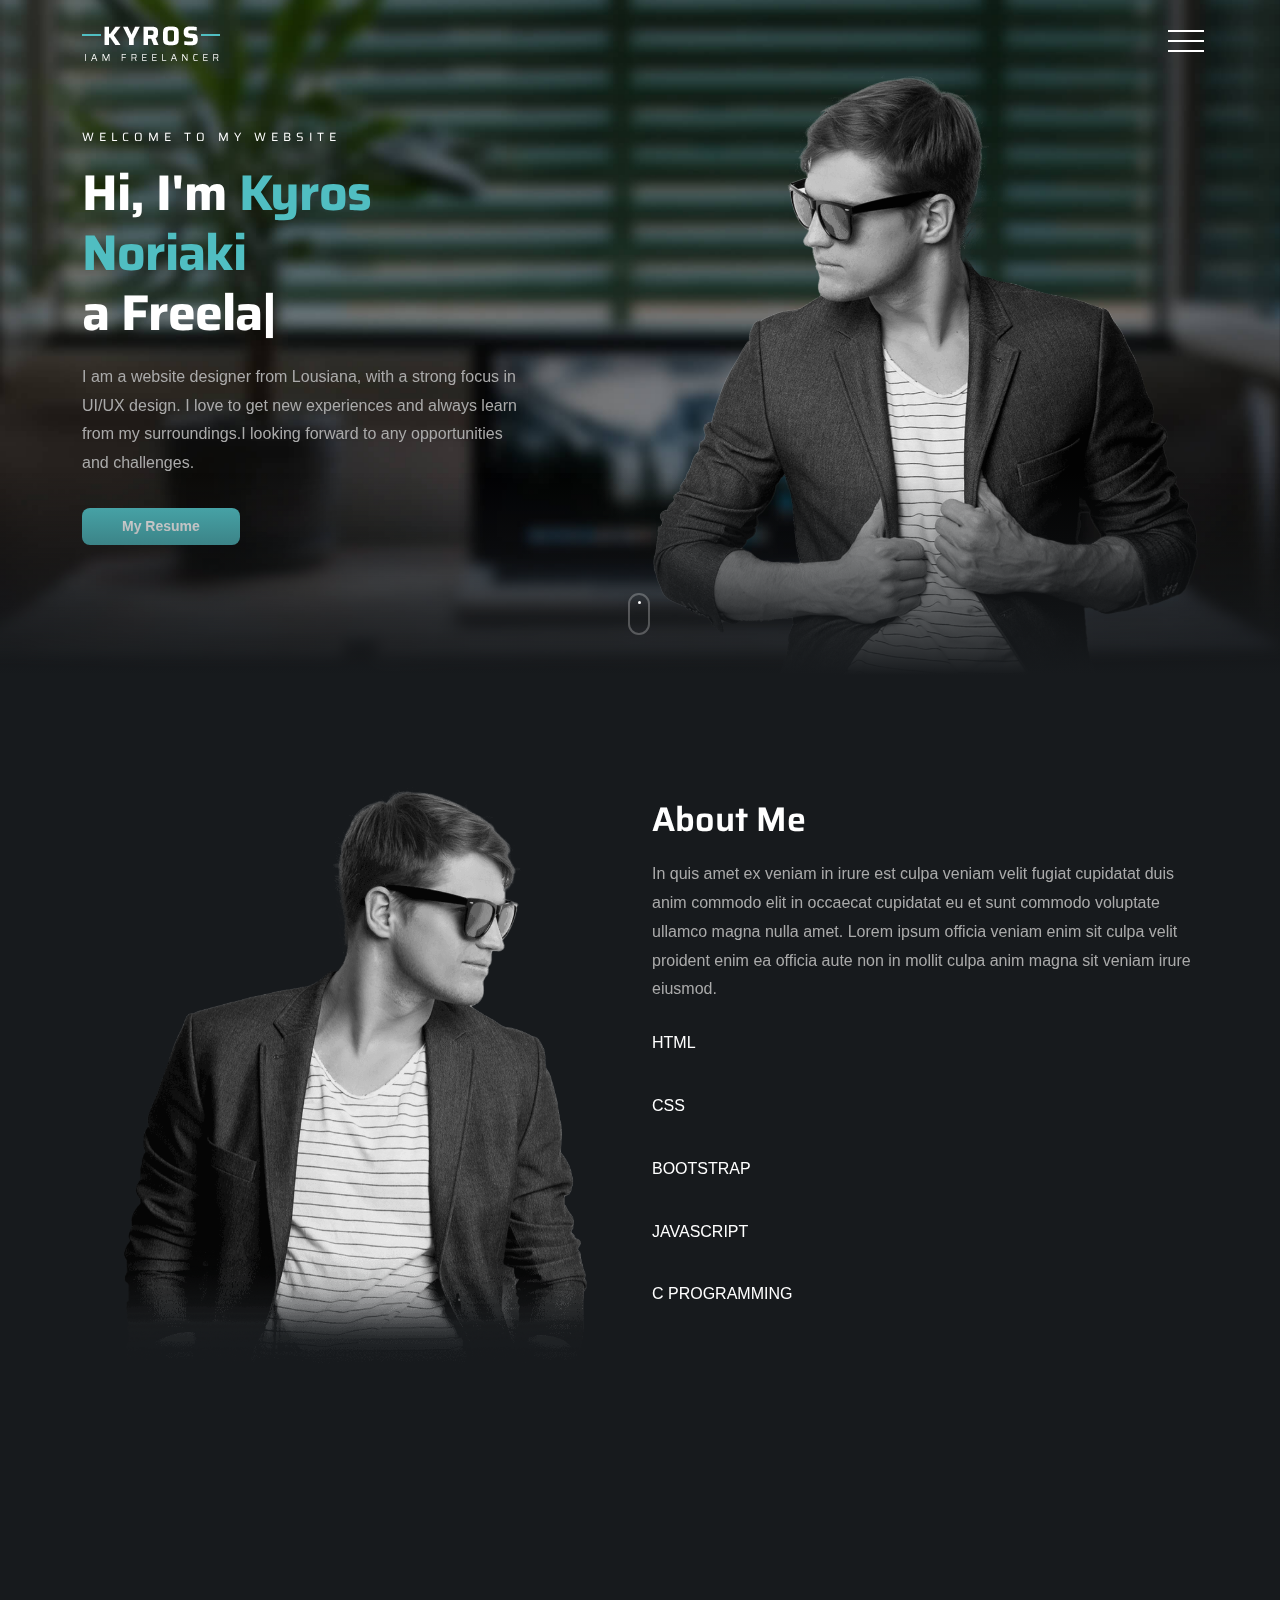
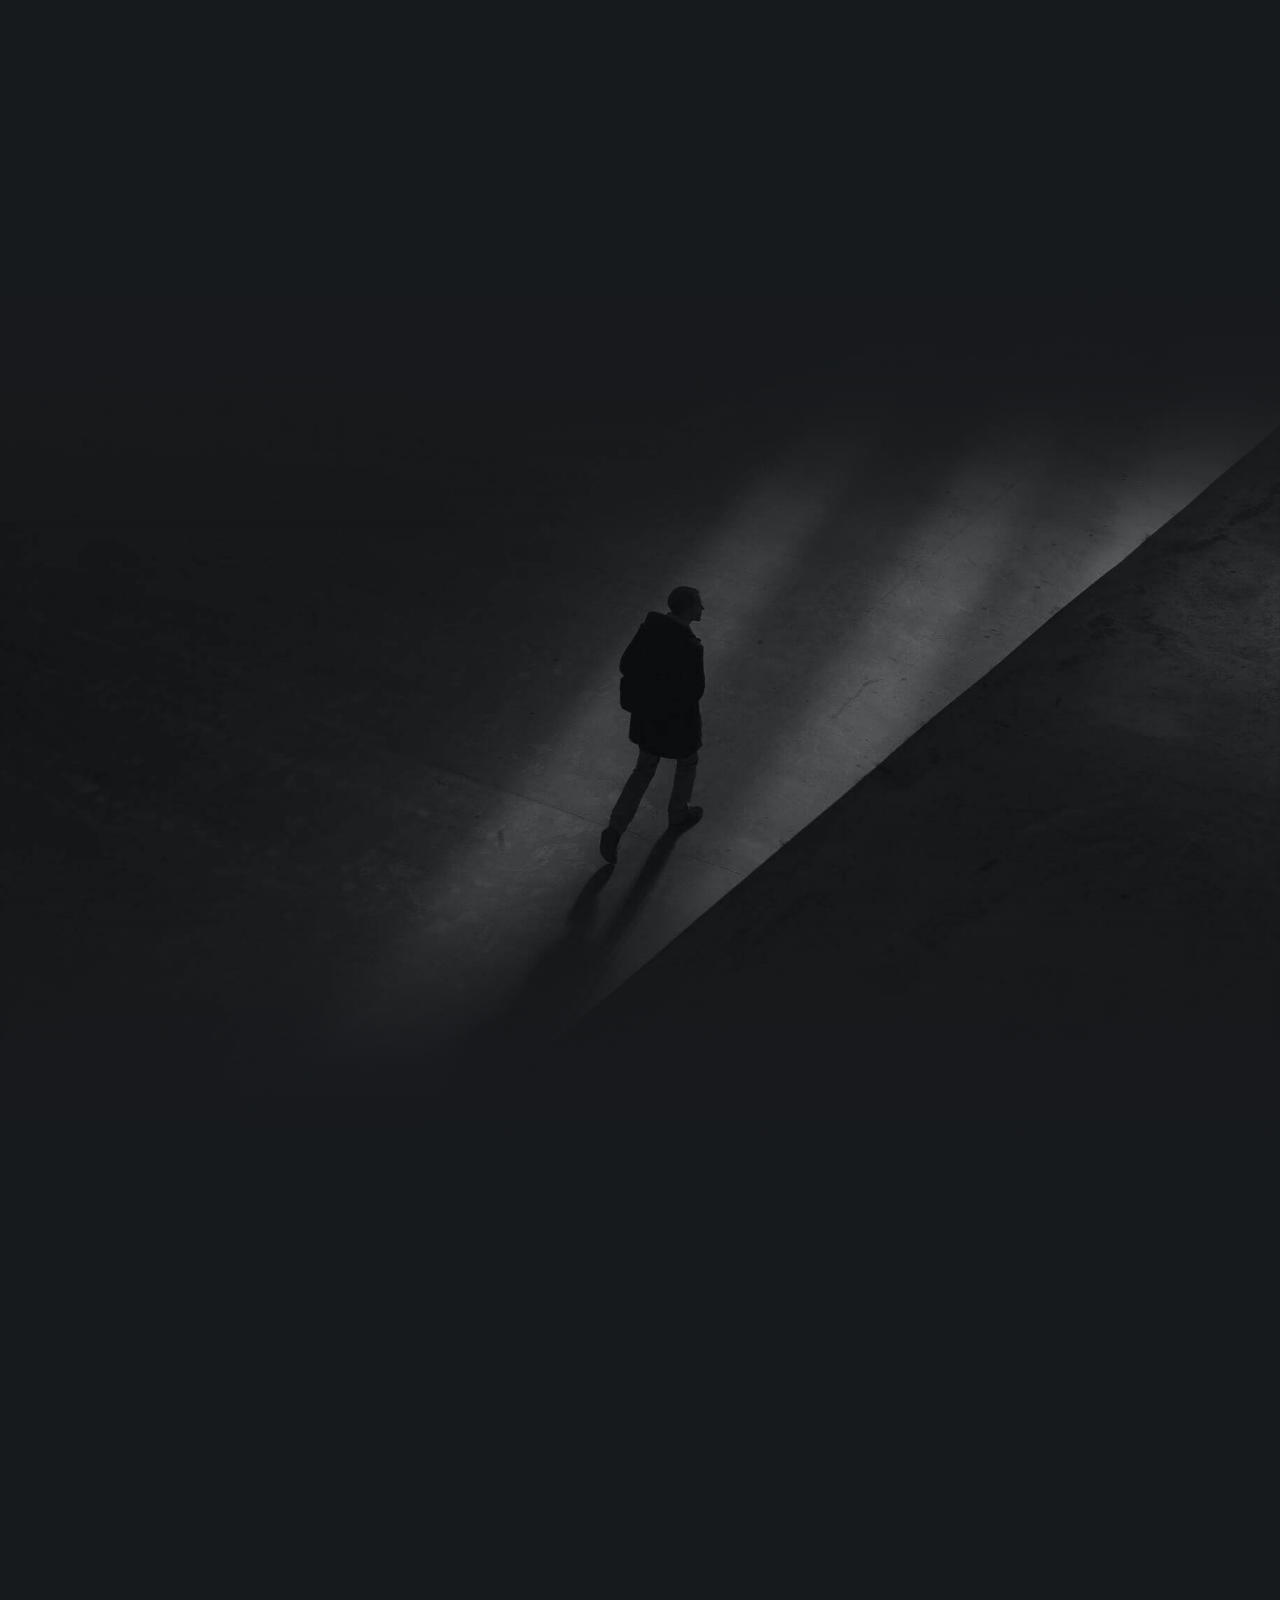
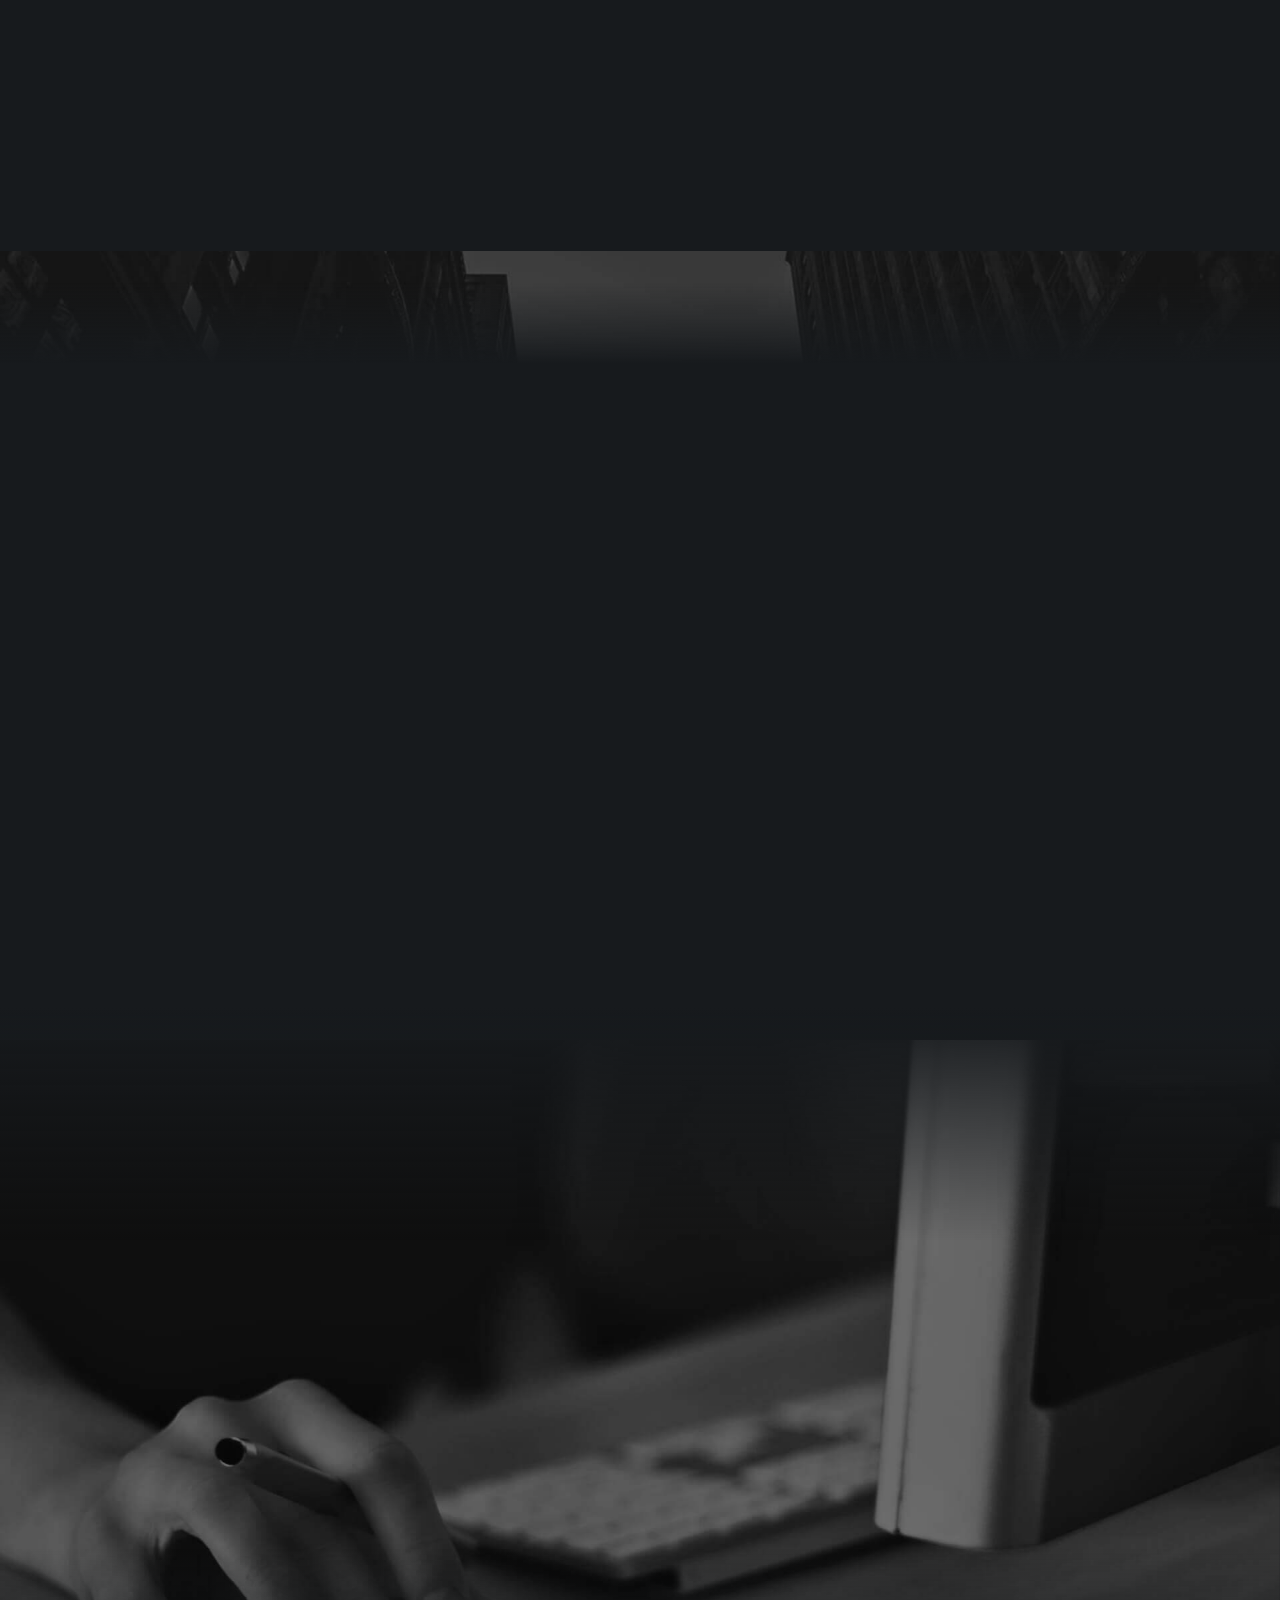
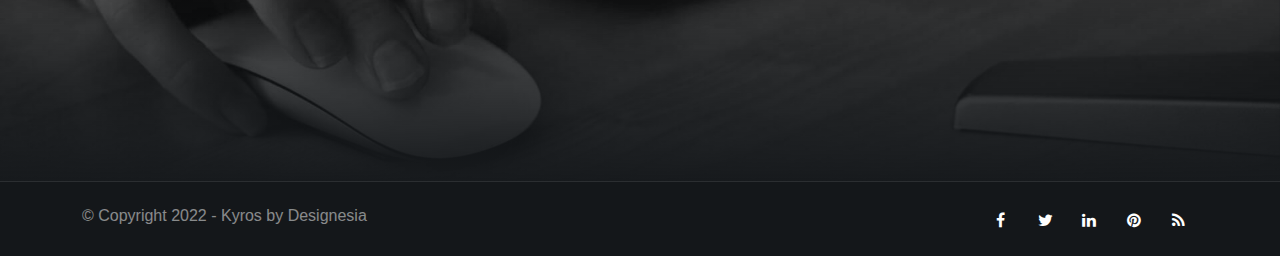
<file: index-v2-menu-reveal-dark.html>
<!DOCTYPE html>
<html lang="zxx">

<head>
    <title>Kyros - Personal Website</title>
    <link rel="icon" href="images/icon.png" type="image/gif" sizes="16x16">
    <meta content="text/html;charset=utf-8" http-equiv="Content-Type">
    <meta content="width=device-width, initial-scale=1.0" name="viewport" />
    <meta content="Kyros - Personal Website" name="description" />
    <meta content="" name="keywords" />
    <meta content="" name="author" />
    <!-- CSS Files
    ================================================== -->
    <link href="css/bootstrap.min.css" rel="stylesheet" type="text/css" id="bootstrap" />
    <link href="css/plugins.css" rel="stylesheet" type="text/css" />
    <link href="css/style.css" rel="stylesheet" type="text/css" />
    <link href="css/custom-style-1.css" rel="stylesheet" type="text/css" />
    <style>
        :root {
            --primary-color: #50BEC2;
            --primary-color-rgb: 80, 190, 194;
        }
    </style>
    <link href="css/coloring.css" rel="stylesheet" type="text/css" />
</head>

<body class="onepage dark-scheme">
    <div id="wrapper">
        <!-- header begin -->
        <header class="header-v2 transparent">
            <div class="container">
                <div class="row">
                    <div class="col-md-12">
                        <div class="de-flex sm-pt10">
                            <div class="de-flex-col">
                                <div class="de-flex-col">
                                    <!-- logo begin -->
                                    <div id="logo">
                                        <a href="index.html">
                                            <img alt="" class="logo" src="images/logo-2.png" />
                                            <img alt="" class="logo-2" src="images/logo-2.png" />
                                        </a>
                                    </div>
                                    <!-- logo close -->
                                </div>
                            </div>
                            <div class="de-flex-col">
                                <div class="menu_side_area">
                                    <span id="de-menu-reveal">
                                        <span class="lt"></span>
                                        <span class="lm"></span>
                                        <span class="lb"></span>
                                    </span>
                                </div>
                            </div>
                        </div>
                    </div>
                </div>
            </div>
        </header>
        <!-- header close -->
        <div id="de-menu-container">
            <div class="mainmenu-v2-wrap">
                <ul id="mainmenu-v2">
                    <li><a class="active" href="#top">Home<span></span></a></li>
                    <li><a href="#section-about">About me<span></span></a></li>
                    <li><a href="#section-services">What I Do<span></span></a></li>
                    <li><a href="#section-portfolio">Portfolio<span></span></a></li>
                    <li><a href="#section-resume">My Resume<span></span></a></li>
                    <li><a href="#section-blog">Blog<span></span></a></li>
                    <li><a href="#section-contact">Contact Me<span></span></a></li>
                </ul>
            </div>
        </div>
        <!-- content begin -->
        <div class="no-bottom no-top" id="content">
            <div id="top"></div>

            <!-- page preloader begin -->
            <div id="preloader">
                <div class="preloader1"></div>
            </div>
            <!-- page preloader close -->
            
            <!-- float text begin -->
            <div class="float-text">
                <div class="de_social-icons">
                    <a href="#"><i class="fa fa-facebook fa-lg"></i></a>
                    <a href="#"><i class="fa fa-twitter fa-lg"></i></a>
                    <a href="#"><i class="fa fa-instagram fa-lg"></i></a>
                </div>
                <span>Follow Me</span>
            </div>
            <!-- float text close --> 

            <!-- load external content begin -->
            <div id="de_modal">
                <button class="button-close"></button>
                <div class="d-modal-loader"></div>
            </div>
             <!-- load external content close -->

            <section aria-label="section" class="jarallax no-top-md no-bottom">
                <img src="images/background/6.jpg" class="jarallax-img" alt="">
                <div class="container">
                        <div class="row align-items-center">
                            <div class="col-md-5">
                                <h5 class="s1 wow fadeInUp" data-wow-delay=".4s">Welcome to My Website</h5>
                                <div class="spacer-10"></div>
                                <div class="h1 text-white wow fadeInUp" data-wow-delay=".6s">
                                    Hi, I'm <span class="id-color">Kyros Noriaki</span><br>a
                                    <div class="typed-strings">
                                        <p>Freelancer.</p>
                                        <p>Programmer.</p>
                                        <p>Photographer.</p>
                                    </div>
                                    <div class="typed"></div>
                                </div>
                                <p class="wow fadeInUp" data-wow-delay=".6s">
                                    I am a website designer from Lousiana, with a strong focus in UI/UX design. I love to get new experiences and always learn from my surroundings.I looking forward to any opportunities and challenges.
                                </p>
                                <div class="spacer-10"></div>
                                <a class="btn-main wow fadeInUp" data-wow-delay=".6s" href="#section-resume">My Resume</a>
                            </div>
                            <div class="col-md-6 offset-md-1 jarallax">
                                <img src="images/misc/1.png" class="img-fluid wow fadeInUp" data-wow-delay=".8s" alt="">
                            </div>
                        </div>
                    </div>
                <a href="#section-about" class="mouse-icon-click scroll-to wow fadeInUp" data-wow-delay=".8s">
                    <span class="mouse fadeScroll relative" data-scroll-speed="10">
                        <span class="scroll"></span>
                    </span>
                </a>
                <div class="de-gradient-edge-bottom"></div>
            </section>
            <section id="section-about" class="no-bottom">
                <div class="container relative">
                    <div class="row align-items-center">
                        <div class="col-md-6 wow fadeInUp">
                            <img src="images/misc/4.png" class="img-fluid" alt="">
                        </div>
                        <div class="col-md-6 wow fadeInUp" data-wow-delay=".2s">
                            <h2>About Me</h2>
                            <p>In quis amet ex veniam in irure est culpa veniam velit fugiat cupidatat duis anim commodo elit in occaecat cupidatat eu et sunt commodo voluptate ullamco magna nulla amet. Lorem ipsum officia veniam enim sit culpa velit proident enim ea officia aute non in mollit culpa anim magna sit veniam irure eiusmod.</p>

                            
                            <div class="d-skills-bar">
                              <div class="d-bar">
                                <div class="d-skill" data-value="80%">
                                    <div class="d-info">
                                      <span>HTML</span>
                                    </div>
                                    <div class="d-progress-line"><span class="d-fill-line"></span></div>
                                </div>

                                <div class="d-skill" data-value="70%">
                                    <div class="d-info">
                                      <span>CSS</span>
                                    </div>
                                    <div class="d-progress-line"><span class="d-fill-line"></span></div>
                                </div>

                                <div class="d-skill" data-value="82%">
                                    <div class="d-info">
                                      <span>BOOTSTRAP</span>
                                    </div>
                                    <div class="d-progress-line"><span class="d-fill-line"></span></div>
                                </div>

                                <div class="d-skill" data-value="62%">
                                    <div class="d-info">
                                      <span>JAVASCRIPT</span>
                                    </div>
                                    <div class="d-progress-line"><span class="d-fill-line"></span></div>
                                </div>

                                <div class="d-skill" data-value="90%">
                                    <div class="d-info">
                                      <span>C PROGRAMMING</span>
                                    </div>
                                    <div class="d-progress-line"><span class="d-fill-line"></span></div>
                                </div>

                                </div>
                            </div>
                        </div>  
                    </div>
                </div>
            </section>
            <section id="section-services" class="no-bottom">
                <div class="container relative">
                    <div class="row">
                        <div class="col-md-12 text-center wow fadeInUp">
                            <h2>What I Do</h2>
                            <div class="space-border"></div>
                        </div>
                        <div class="spacer-single"></div>
                        <div class="row g-0">
                            <div class="col-lg-4 wow fadeIn" data-wow-delay=".2s">
                                <div class="de_3d-box">
                                    <div class="d-inner">
                                        <i class="icon_genius id-color"></i>
                                        <div class="text">
                                            <h3>Branding</h3>
                                            Ex velit cupidatat magna voluptate deserunt quis et dolor adipisicing elit culpa ad exercitation proident irure deserunt irure.
                                        </div>
                                    </div>
                                </div>
                            </div>
                            <div class="col-lg-4 wow fadeIn" data-wow-delay=".4s">
                                <div class="de_3d-box">
                                    <div class="d-inner">
                                        <i class="icon_tools id-color"></i>
                                        <div class="text">
                                            <h3>Development</h3>
                                            Ex velit cupidatat magna voluptate deserunt quis et dolor adipisicing elit culpa ad exercitation proident irure deserunt irure.
                                        </div>
                                    </div>
                                </div>
                            </div>
                            <div class="col-lg-4 wow fadeIn" data-wow-delay=".6s">
                                <div class="de_3d-box">
                                    <div class="d-inner">
                                        <i class="icon_camera_alt id-color"></i>
                                        <div class="text">
                                            <h3>Photography</h3>
                                            Ex velit cupidatat magna voluptate deserunt quis et dolor adipisicing elit culpa ad exercitation proident irure deserunt irure.
                                        </div>
                                    </div>
                                </div>
                            </div>
                        </div>
                    </div>
                </div>
            </section>
            <section id="section-my-quote" aria-label="section" class="jarallax no-top no-bottom">
                <div class="de-gradient-edge-top"></div>
                <img src="images/background/2.jpg" class="jarallax-img" alt="">
                <div class="v-center">
                    <div class="container">
                        <div class="row align-items-center">
                            <div class="col-md-10 offset-md-1">
                                <blockquote class="q-big wow fadeIn" data-wow-duration="3s">
                                    <i class="d-big icon_quotations"></i>
                                    Do more than is required. What is the distance between someone who achieves their goals consistently and those who spend their lives and careers merely following? The extra mile.
                                    <span class="d-quote-by">Kyros Noriaki</span>
                                </blockquote>
                                <div class="spacer-double"></div>
                            </div>
                        </div>
                    </div>
                </div>
                <div class="de-gradient-edge-bottom"></div>
            </section>
            
            <section id="section-portfolio" class="no-bottom">
                <div class="container relative">
                    <div class="row">
                        <div class="col-md-12 text-center wow fadeInUp">
                            <h2>Portfolio</h2>
                            <div class="space-border"></div>
                        </div>
                    </div>
                    <div id="gallery" class="row sequence">
                        <div class="col-md-4 item">
                            <div class="de_modal wow" data-url="single-project.html">
                                <div class="card-image-1 mod-d" data-tilt>
                                    <div class="d-text">
                                        <h3>Archi Interior Design</h3>
                                        <h5 class="d-tag">website</h5>
                                    </div>
                                    <img src="images/gallery/1.jpg" class="img-fluid" alt="">
                                </div>
                            </div>
                        </div>
                        <div class="col-md-4 item">
                            <div class="de_modal wow" data-url="single-project.html">
                                <div class="card-image-1 mod-d" data-tilt>
                                    <div class="d-text">
                                        <h3>Rockfest Event</h3>
                                        <h5 class="d-tag">website</h5>
                                    </div>
                                    <img src="images/gallery/2.jpg" class="img-fluid" alt="">
                                </div>
                            </div>
                        </div>
                        <div class="col-md-4 item">
                            <div class="de_modal wow" data-url="single-project.html">
                                <div class="card-image-1 mod-d" data-tilt>
                                    <div class="d-text">
                                        <h3>Justica Lawyer</h3>
                                        <h5 class="d-tag">website</h5>
                                    </div>
                                    <img src="images/gallery/3.jpg" class="img-fluid" alt="">
                                </div>
                            </div>
                        </div>
                        <div class="col-md-4 item">
                            <div class="de_modal wow" data-url="single-project.html">
                                <div class="card-image-1 mod-d" data-tilt>
                                    <div class="d-text">
                                        <h3>Bluetec App</h3>
                                        <h5 class="d-tag">website</h5>
                                    </div>
                                    <img src="images/gallery/4.jpg" class="img-fluid" alt="">
                                </div>
                            </div>
                        </div>
                        <div class="col-md-4 item">
                            <div class="de_modal wow" data-url="single-project.html">
                                <div class="card-image-1 mod-d" data-tilt>
                                    <div class="d-text">
                                        <h3>Uhost Hosting</h3>
                                        <h5 class="d-tag">website</h5>
                                    </div>
                                    <img src="images/gallery/5.jpg" class="img-fluid" alt="">
                                </div>
                            </div>
                        </div>
                        <div class="col-md-4 item">
                            <div class="de_modal wow" data-url="single-project.html">
                                <div class="card-image-1 mod-d" data-tilt>
                                    <div class="d-text">
                                        <h3>Bolo Creative</h3>
                                        <h5 class="d-tag">website</h5>
                                    </div>
                                    <img src="images/gallery/6.jpg" class="img-fluid" alt="">
                                </div>
                            </div>
                        </div>
                    </div>
                </div>
            </section>
            <section id="section-resume">
                <div class="container relative">
                    <div class="row">
                        <div class="col-md-12 text-center wow fadeInUp">
                            <h2>My Resume</h2>
                            <div class="space-border"></div>
                        </div>
                    </div>
                    <div class="row gh-5">
                        <div class="col-lg-6 wow fadeInUp">
                            <div class="p-4">
                                <h3 class="s_border">Experiences</h3>
                                <ul class="d_timeline">
                                    <li class="d_timeline-item">
                                        <h3 class="d_timeline-title">2014 - now</h3>
                                        <p class="d_timeline-text"><span class="d_title">Founder &amp; Creative Director</span><span class="d_company">Kyros Studio</span>Lorem ipsum dolor sit amet consectetur adipisicing elit. Animi tempora perferendis vero officia enim impedit voluptatem dignissimos, veniam ratione est alias rerum aperiam, nam aliquam reprehenderit iste dolor.</p>
                                    </li>
                                    <li class="d_timeline-item">
                                        <h3 class="d_timeline-title">2010 - 2014</h3>
                                        <p class="d_timeline-text"><span class="d_title">Senior UI / UX Designer</span><span class="d_company">Google Inc</span>Lorem ipsum dolor sit amet consectetur adipisicing elit. Animi tempora perferendis vero officia enim impedit voluptatem dignissimos, veniam ratione est alias rerum aperiam, nam aliquam reprehenderit iste dolor.</p>
                                    </li>
                                    <li class="d_timeline-item">
                                        <h3 class="d_timeline-title">2008 - 2010</h3>
                                        <p class="d_timeline-text"><span class="d_title">Graphic Designer</span><span class="d_company">Kyros Studio</span>Lorem ipsum dolor sit amet consectetur adipisicing elit. Animi tempora perferendis vero officia enim impedit voluptatem dignissimos, veniam ratione est alias rerum aperiam, nam aliquam reprehenderit iste dolor.</p>
                                    </li>
                                </ul>
                            </div>
                        </div>
                        <div class="col-lg-6 wow fadeInUp">
                            <div class="p-4">
                                <h3 class="s_border">Education</h3>
                                <ul class="d_timeline">
                                    <li class="d_timeline-item">
                                        <h3 class="d_timeline-title">2004 - 2008</h3>
                                        <p class="d_timeline-text"><span class="d_title">Master in Design</span><span class="d_company">New York University</span>Lorem ipsum dolor sit amet consectetur adipisicing elit. Animi tempora perferendis vero officia enim impedit voluptatem dignissimos, veniam ratione est alias rerum aperiam, nam aliquam reprehenderit iste dolor.</p>
                                    </li>
                                    <li class="d_timeline-item">
                                        <h3 class="d_timeline-title">2004 - 2008</h3>
                                        <p class="d_timeline-text"><span class="d_title">Bachelor of Arts</span><span class="d_company">University of London</span>Lorem ipsum dolor sit amet consectetur adipisicing elit. Animi tempora perferendis vero officia enim impedit voluptatem dignissimos, veniam ratione est alias rerum aperiam, nam aliquam reprehenderit iste dolor.</p>
                                    </li>
                                    <li class="d_timeline-item">
                                        <h3 class="d_timeline-title">2006 - 2004</h3>
                                        <p class="d_timeline-text"><span class="d_title">Artist of College</span><span class="d_company">University of Sydney</span>Lorem ipsum dolor sit amet consectetur adipisicing elit. Animi tempora perferendis vero officia enim impedit voluptatem dignissimos, veniam ratione est alias rerum aperiam, nam aliquam reprehenderit iste dolor.</p>
                                    </li>
                                </ul>
                            </div>
                        </div>
                    </div>
                </div>
            </section>
            <section id="section-fun-facts" aria-label="section" class="jarallax">
                <div class="de-gradient-edge-top"></div>
                <img src="images/background/3.jpg" class="jarallax-img" alt="">
                <div class="container">
                        <div class="row">
                            <div class="col-md-3 wow fadeIn" data-wow-delay="0">
                                <div class="de_count text-center">
                                    <h3 class="timer" data-to="8240" data-speed="2500">0</h3>
                                    <span>Hours of Works</span>
                                </div>
                            </div>

                            <div class="col-md-3 wow fadeIn" data-wow-delay=".25s">
                                <div class="de_count text-center">
                                    <h3 class="timer" data-to="315" data-speed="2500">0</h3>
                                    <span>Projects Done</span>
                                </div>
                            </div>

                            <div class="col-md-3 wow fadeIn" data-wow-delay=".5s">
                                <div class="de_count text-center">
                                    <h3 class="timer" data-to="250" data-speed="2500">0</h3>
                                    <span>Satisfied Customers</span>
                                </div>
                            </div>

                            <div class="col-md-3 wow fadeIn" data-wow-delay=".75s">
                                <div class="de_count text-center">
                                    <h3 class="timer" data-to="32" data-speed="2500">0</h3>
                                    <span>Awards Winning</span>
                                </div>
                            </div>
                        </div>
                    </div>
                <div class="de-gradient-edge-bottom"></div>
            </section>
            <section id="section-blog" class="no-bottom">
                <div class="container relative">
                    <div class="row">
                        <div class="col-md-12 text-center wow fadeInUp">
                            <h2>Recent Blog</h2>
                            <div class="space-border"></div>
                        </div>
                    </div>
                    <div id="carousel-blog" class="owl-carousel wow fadeInUp">
                        <div class="bloglist item">
                            <div class="post-content">
                                <div class="post-image">
                                    <div class="de_modal" data-url="single-blog.html"><img alt="" src="images/blog/1.jpg" class="lazy"></div>
                                </div>
                                <div class="post-text">
                                    <h4 class="de_modal" data-url="single-blog.html">How to Make Better User Interface</h4>
                                    <p>Dolore officia sint incididunt non excepteur ea mollit commodo ut enim reprehenderit cupidatat labore ad laborum consectetur consequat...</p>
                                </div>
                            </div>
                        </div>
                        <div class="bloglist item">
                            <div class="post-content">
                                <div class="post-image">
                                    <div class="de_modal" data-url="single-blog.html"><img alt="" src="images/blog/2.jpg" class="lazy"></div>
                                </div>
                                <div class="post-text">
                                    <h4 class="de_modal" data-url="single-blog.html">10 Web Design Tips From Experts</h4>
                                    <p>Dolore officia sint incididunt non excepteur ea mollit commodo ut enim reprehenderit cupidatat labore ad laborum consectetur consequat...</p>
                                </div>
                            </div>
                        </div>
                        <div class="bloglist item">
                            <div class="post-content">
                                <div class="post-image">
                                    <div class="de_modal" data-url="single-blog.html"><img alt="" src="images/blog/3.jpg" class="lazy"></div>
                                </div>
                                <div class="post-text">
                                    <h4 class="de_modal" data-url="single-blog.html">The Importance of Web Design</h4>
                                    <p>Dolore officia sint incididunt non excepteur ea mollit commodo ut enim reprehenderit cupidatat labore ad laborum consectetur consequat...</p>
                                </div>
                            </div>
                        </div>
                        <div class="bloglist item">
                            <div class="post-content">
                                <div class="post-image">
                                    <div class="de_modal" data-url="single-blog.html"><img alt="" src="images/blog/4.jpg" class="lazy"></div>
                                </div>
                                <div class="post-text">
                                    <h4 class="de_modal" data-url="single-blog.html">10 Web Design Tips From Experts</h4>
                                    <p>Dolore officia sint incididunt non excepteur ea mollit commodo ut enim reprehenderit cupidatat labore ad laborum consectetur consequat...</p>
                                </div>
                            </div>
                        </div>
                        <div class="bloglist item">
                            <div class="post-content">
                                <div class="post-image">
                                    <div class="de_modal" data-url="single-blog.html"><img alt="" src="images/blog/5.jpg" class="lazy"></div>
                                </div>
                                <div class="post-text">
                                    <h4 class="de_modal" data-url="single-blog.html">The Importance of Web Design</h4>
                                    <p>Dolore officia sint incididunt non excepteur ea mollit commodo ut enim reprehenderit cupidatat labore ad laborum consectetur consequat...</p>
                                </div>
                            </div>
                        </div>
                        <div class="bloglist item">
                            <div class="post-content">
                                <div class="post-image">
                                    <div class="de_modal" data-url="single-blog.html"><img alt="" src="images/blog/6.jpg" class="lazy"></div>
                                </div>
                                <div class="post-text">
                                    <h4 class="de_modal" data-url="single-blog.html">Tips for Healthy Teeth<span></span></h4>
                                    <p>Dolore officia sint incididunt non excepteur ea mollit commodo ut enim reprehenderit cupidatat labore ad laborum consectetur consequat...</p>
                                </div>
                            </div>
                        </div>
                    </div>
                </div>
            </section>
            <section id="section-contact" class="jarallax">
                <div class="de-gradient-edge-top"></div>
                <img src="images/background/5.jpg" class="jarallax-img" alt="">
                <div class="container z-index-1000">
                    <div class="row">
                        <div class="col-md-12 text-center wow fadeInUp">
                            <h2>Contact Me</h2>
                            <div class="space-border"></div>
                        </div>
                        <div class="col-lg-8 offset-lg-2 wow fadeInUp">
                            <div class="contact_form_wrapper">
                                <form name="contactForm" id="contact_form" class="form-border" method="post" action="#">
                                    <div class="row">
                                        <div class="col-md-4">
                                            <div class="field-set">
                                                <input type="text" name="Name" id="name" class="form-control" placeholder="Your Name" required>
                                            </div>
                                        </div>
                                        <div class="col-md-4">
                                            <div class="field-set">
                                                <input type="text" name="Email" id="email" class="form-control" placeholder="Your Email" required>
                                            </div>
                                        </div>
                                        <div class="col-md-4">
                                            <div class="field-set">
                                                <input type="text" name="phone" id="phone" class="form-control" placeholder="Your Phone" required>
                                            </div>
                                        </div>
                                    </div>
                                    <div class="text-center">
                                        <div class="field-set">
                                            <textarea name="message" id="message" class="form-control" placeholder="Your Message" required></textarea>
                                        </div>
                                        <div class="g-recaptcha" data-sitekey="copy-your-site-key-here"></div>
                                        <div id='submit' class="mt10">
                                            <input type='submit' id='send_message' value='Send Message' class="btn-main">
                                        </div>

                                        <div id="success_message" class='success'>
                                            Your message has been sent successfully. Refresh this page if you want to send more messages.
                                        </div>
                                        <div id="error_message" class='error'>
                                            Sorry there was an error sending your form.
                                        </div>

                                    </div>
                                </form>
                            </div>
                            <div class="spacer-double"></div>
                            <div class="row text-center wow fadeInUp">
                                <div class="col-md-4">
                                    <div class="wm-1"></div>
                                    <h6>Email Me</h6>
                                    <p>contact@kyrosnoriaki.com</p>
                                </div>
                                <div class="col-md-4">
                                    <div class="wm-1"></div>
                                    <h6>Call Me</h6>
                                    <p>+1 700 333 92 96</p>
                                </div>
                                <div class="col-md-4">
                                    <div class="wm-1"></div>
                                    <h6>Address</h6>
                                    <p>Collins Street West, Louisiana, Bayerfurt, USA</p>
                                </div>
                            </div>
                        </div>
                    </div>
                </div>
                <div class="de-gradient-edge-bottom"></div>
            </section>
        </div>
        <!-- content close -->
        <a href="#" id="back-to-top"></a>
        <!-- footer begin -->
        <footer>
            <div class="container">
                <div class="row">
                    <div class="col-md-6">
                        <a href="index.html">
                            <span class="copy">&copy; Copyright 2022 - Kyros by Designesia</span>
                        </a>
                    </div>
                    <div class="col-md-6">
                        <div class="social-icons">
                            <a href="#"><i class="fa fa-facebook fa-lg"></i></a>
                            <a href="#"><i class="fa fa-twitter fa-lg"></i></a>
                            <a href="#"><i class="fa fa-linkedin fa-lg"></i></a>
                            <a href="#"><i class="fa fa-pinterest fa-lg"></i></a>
                            <a href="#"><i class="fa fa-rss fa-lg"></i></a>
                        </div>
                    </div>
                </div>
            </div>
        </footer>
        <!-- footer close -->
    </div>
    <!-- Javascript Files
    ================================================== -->
    <script src="js/plugins.js"></script>
    <script src="js/designesia.js"></script>
    <script src='https://www.google.com/recaptcha/api.js' async defer></script>
    <script src="form.js"></script>
    <script>
    jQuery(function($) {
        $('.g-recaptcha').attr('data-theme', 'dark');
    });
    </script>
    <script>
    jQuery(document).ready(function() {
        $(function() {
            // jquery typed plugin
            $(".typed").typed({
                stringsElement: $('.typed-strings'),
                typeSpeed: 100,
                backDelay: 500,
                loop: true,
                contentType: 'html', // or text
                // defaults to false for infinite loop
                loopCount: false,
                callback: function() { null; },
                resetCallback: function() { newTyped(); }
            });
        });
    });
    </script>
</body>

</html>
</file>
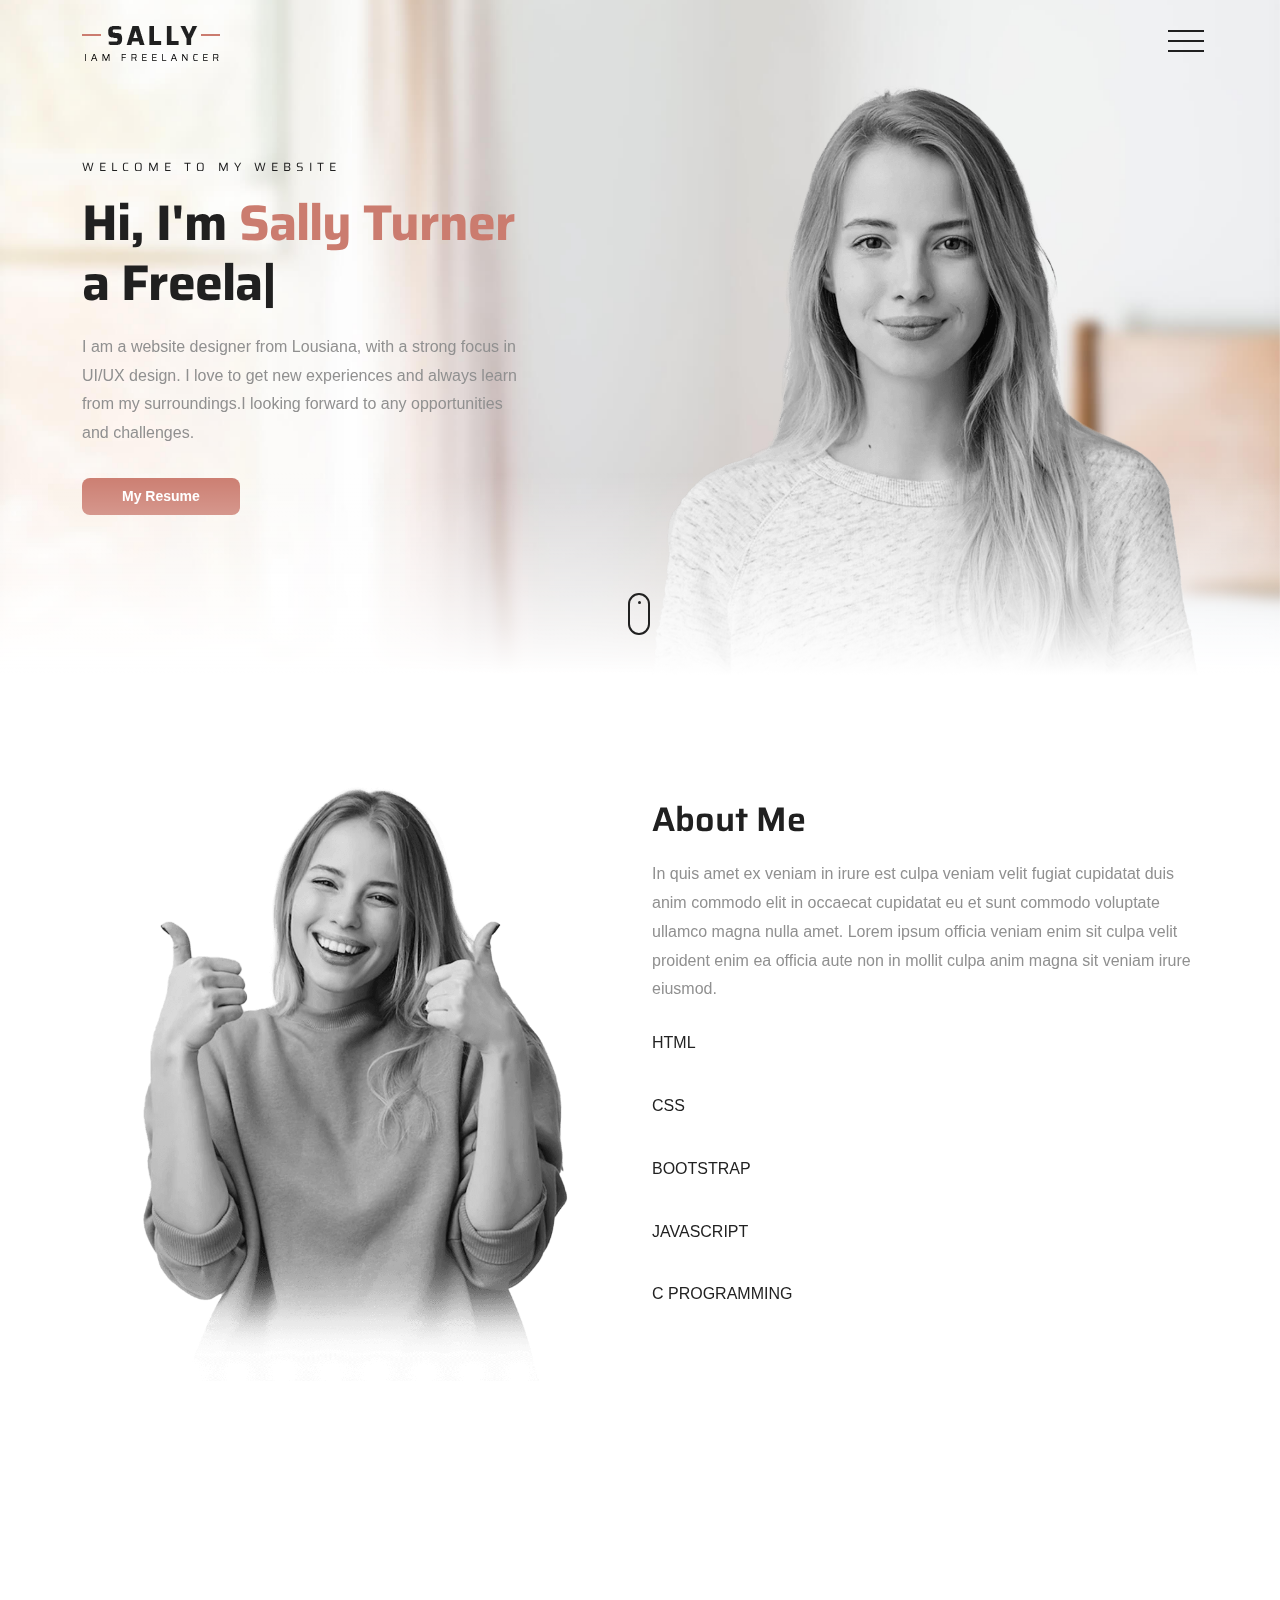
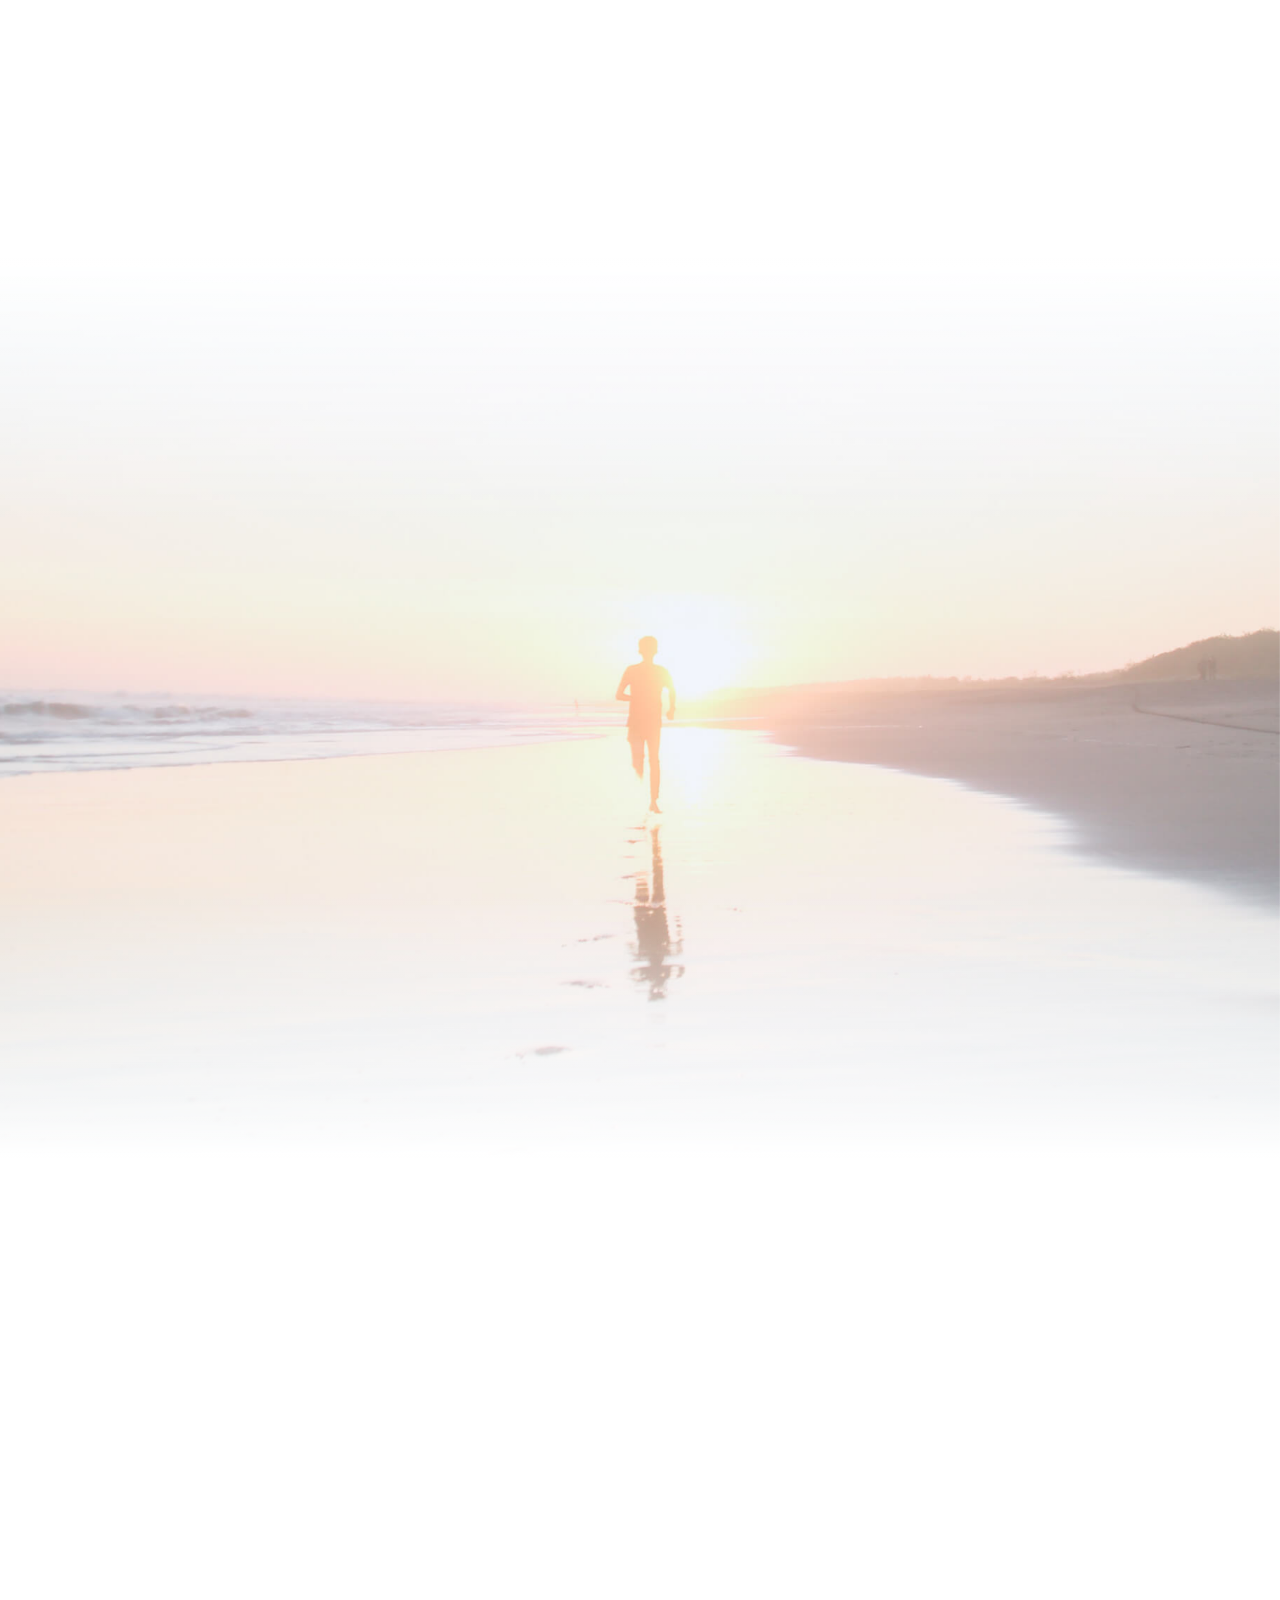
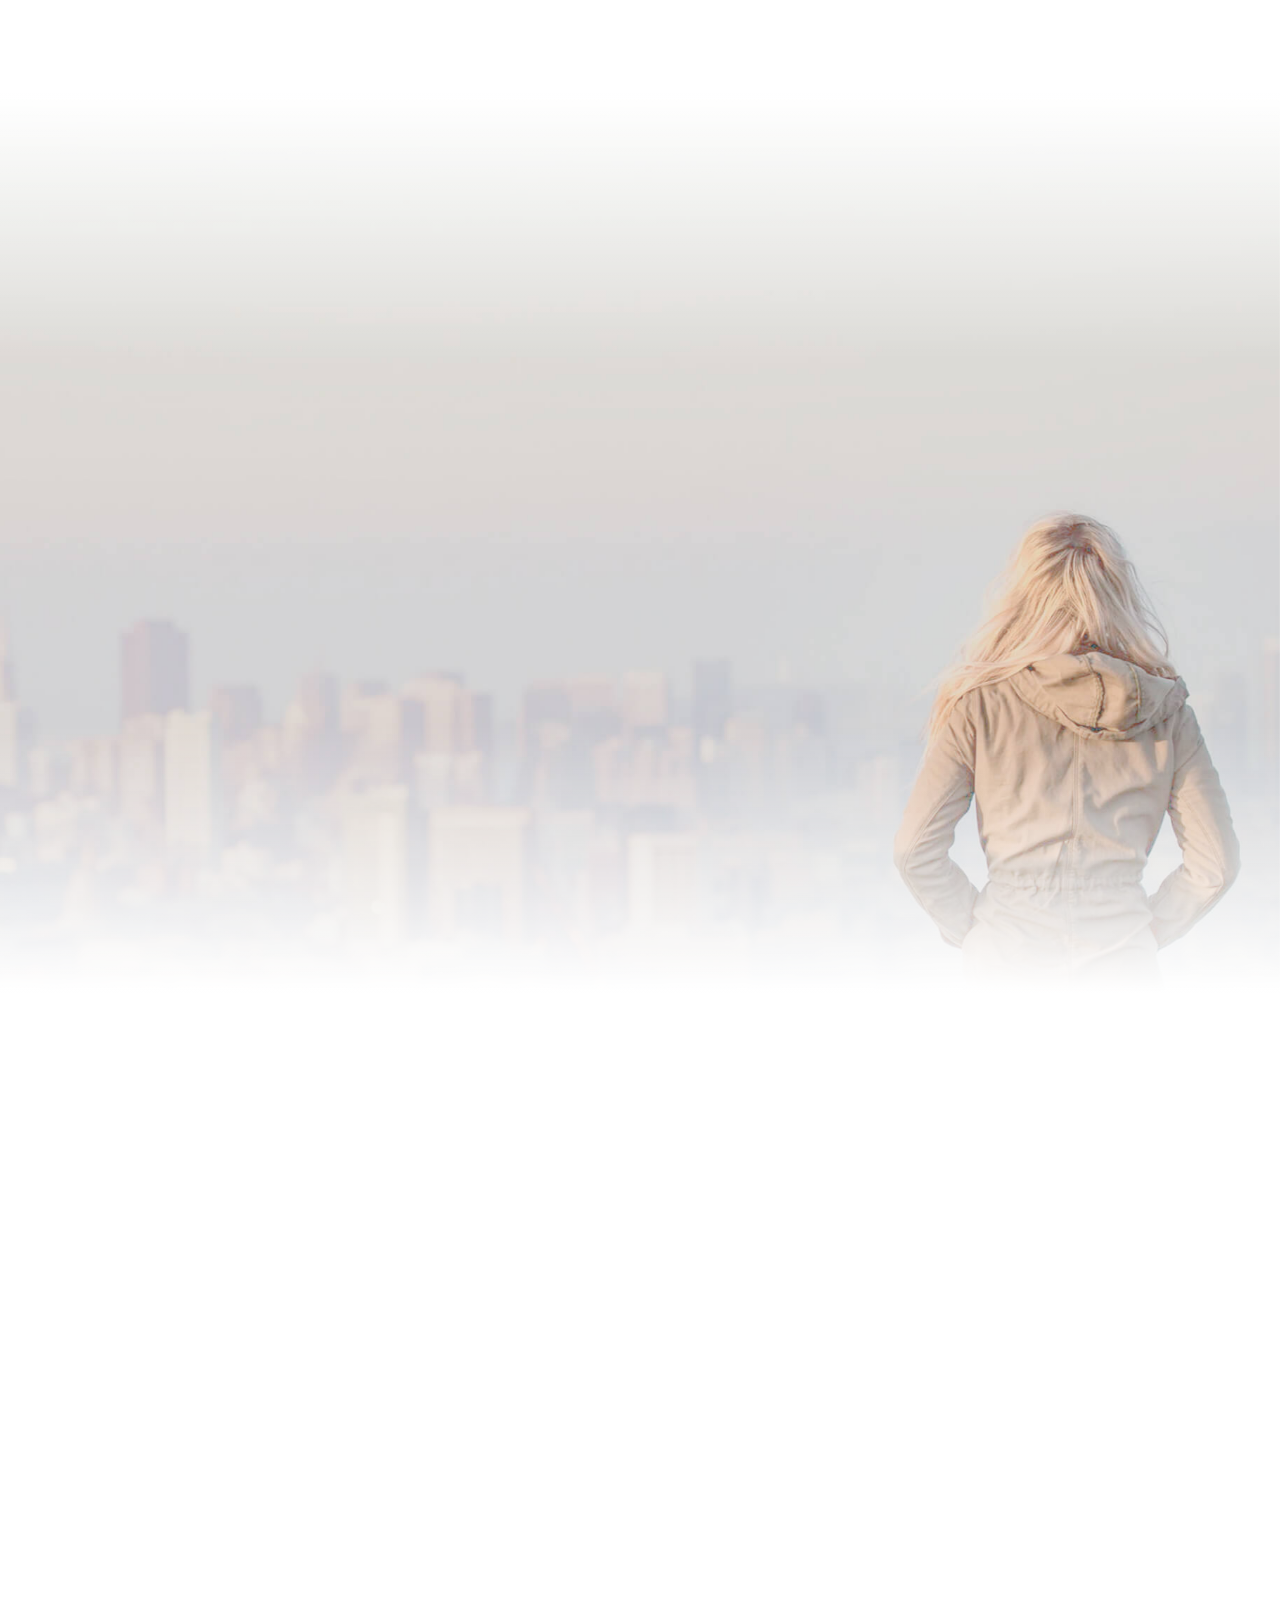
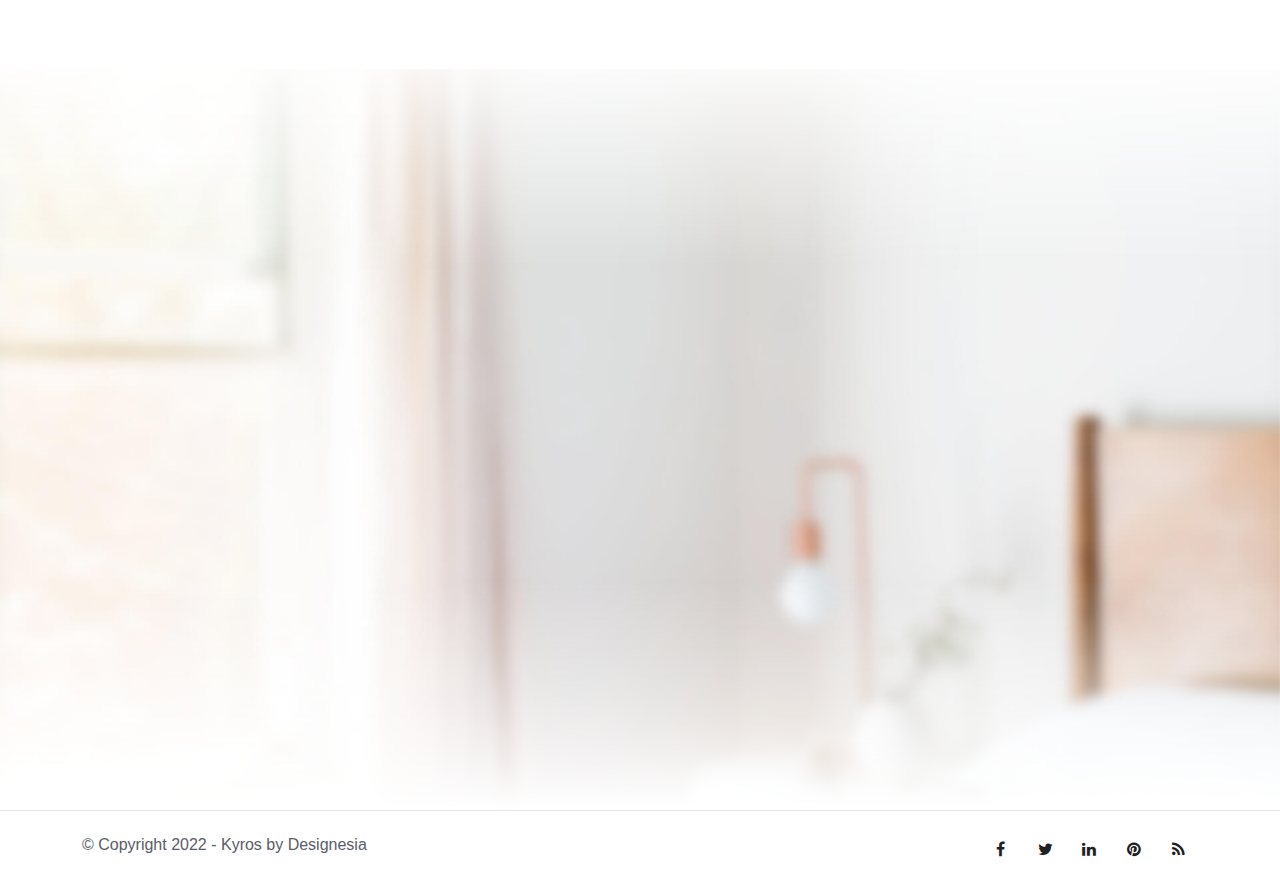
<file: index-v2-menu-reveal-light.html>
<!DOCTYPE html>
<html lang="zxx">

<head>
    <title>Kyros - Personal Website</title>
    <link rel="icon" href="images/icon.png" type="image/gif" sizes="16x16">
    <meta content="text/html;charset=utf-8" http-equiv="Content-Type">
    <meta content="width=device-width, initial-scale=1.0" name="viewport" />
    <meta content="Kyros - Personal Website" name="description" />
    <meta content="" name="keywords" />
    <meta content="" name="author" />
    <!-- CSS Files
    ================================================== -->
    <link href="css/bootstrap.min.css" rel="stylesheet" type="text/css" id="bootstrap" />
    <link href="css/plugins.css" rel="stylesheet" type="text/css" />
    <link href="css/style.css" rel="stylesheet" type="text/css" />
    <link href="css/custom-style-1.css" rel="stylesheet" type="text/css" />
    <style>
        :root {
            --primary-color: #CB7C6F;
            --primary-color-rgb: 203, 124, 111;
        }
    </style>
    <link href="css/coloring.css" rel="stylesheet" type="text/css" />
</head>

<body class="onepage">
    <div id="wrapper">
        <!-- header begin -->
        <header class="header-v2 transparent header-light">
            <div class="container">
                <div class="row">
                    <div class="col-md-12">
                        <div class="de-flex sm-pt10">
                            <div class="de-flex-col">
                                <div class="de-flex-col">
                                    <!-- logo begin -->
                                    <div id="logo">
                                        <a href="index.html">
                                            <img alt="" class="logo" src="images/logo-3.png" />
                                            <img alt="" class="logo-2" src="images/logo-3.png" />
                                        </a>
                                    </div>
                                    <!-- logo close -->
                                </div>
                            </div>
                            <div class="de-flex-col">
                                <div class="menu_side_area">
                                    <span id="de-menu-reveal">
                                        <span class="lt"></span>
                                        <span class="lm"></span>
                                        <span class="lb"></span>
                                    </span>
                                </div>
                            </div>
                        </div>
                    </div>
                </div>
            </div>
        </header>
        <!-- header close -->
        <div id="de-menu-container">
            <div class="mainmenu-v2-wrap">
                <ul id="mainmenu-v2">
                    <li><a class="active" href="#top">Home<span></span></a></li>
                    <li><a href="#section-about">About me<span></span></a></li>
                    <li><a href="#section-services">What I Do<span></span></a></li>
                    <li><a href="#section-portfolio">Portfolio<span></span></a></li>
                    <li><a href="#section-resume">My Resume<span></span></a></li>
                    <li><a href="#section-blog">Blog<span></span></a></li>
                    <li><a href="#section-contact">Contact Me<span></span></a></li>
                </ul>
            </div>
        </div>
        <!-- content begin -->
        <div class="no-bottom no-top" id="content">
            <div id="top"></div>

            <!-- page preloader begin -->
            <div id="preloader">
                <div class="preloader1"></div>
            </div>
            <!-- page preloader close -->
            
            <!-- float text begin -->
            <div class="float-text">
                <div class="de_social-icons">
                    <a href="#"><i class="fa fa-facebook fa-lg"></i></a>
                    <a href="#"><i class="fa fa-twitter fa-lg"></i></a>
                    <a href="#"><i class="fa fa-instagram fa-lg"></i></a>
                </div>
                <span>Follow Me</span>
            </div>
            <!-- float text close --> 

            <!-- load external content begin -->
            <div id="de_modal">
                <button class="button-close"></button>
                <div class="d-modal-loader"></div>
            </div>
             <!-- load external content close -->

            <section aria-label="section" class="jarallax no-top-md no-bottom sm-pt-120 overflow-hidden">
                <img src="images/background/l5.jpg" class="jarallax-img" alt="">
                <div class="container">
                        <div class="row align-items-center">
                            <div class="col-md-5">
                                <h5 class="s1 wow fadeInUp" data-wow-delay=".4s">Welcome to My Website</h5>
                                <div class="spacer-10"></div>
                                <div class="h1 wow fadeInUp" data-wow-delay=".6s">
                                    Hi, I'm <span class="id-color">Sally Turner</span><br>a
                                    <div class="typed-strings">
                                        <p>Freelancer.</p>
                                        <p>Designer.</p>
                                        <p>Illustrator.</p>
                                        <p>Photographer.</p>
                                    </div>
                                    <div class="typed"></div>
                                </div>
                                <p class="wow fadeInUp" data-wow-delay=".6s">
                                    I am a website designer from Lousiana, with a strong focus in UI/UX design. I love to get new experiences and always learn from my surroundings.I looking forward to any opportunities and challenges.
                                </p>
                                <div class="spacer-10"></div>
                                <a class="btn-main wow fadeInUp" data-wow-delay=".6s" href="#section-resume">My Resume</a>
                            </div>
                            <div class="col-md-6 offset-md-1 jarallax">
                                <img src="images/misc/2.png" class="img-fluid wow fadeInUp" data-wow-delay=".8s" alt="">
                            </div>
                        </div>
                    </div>
                <a href="#section-about" class="mouse-icon-click scroll-to wow fadeInUp" data-wow-delay=".8s">
                    <span class="mouse fadeScroll relative" data-scroll-speed="10">
                        <span class="scroll"></span>
                    </span>
                </a>
                <div class="de-gradient-edge-bottom"></div>
            </section>
            <section id="section-about" class="no-bottom">
                <div class="container relative">
                    <div class="row align-items-center">
                        <div class="col-md-6 wow fadeInUp">
                            <img src="images/misc/3.png" class="img-fluid" alt="">
                        </div>
                        <div class="col-md-6 wow fadeInUp" data-wow-delay=".2s">
                            <h2>About Me</h2>
                            <p>In quis amet ex veniam in irure est culpa veniam velit fugiat cupidatat duis anim commodo elit in occaecat cupidatat eu et sunt commodo voluptate ullamco magna nulla amet. Lorem ipsum officia veniam enim sit culpa velit proident enim ea officia aute non in mollit culpa anim magna sit veniam irure eiusmod.</p>

                            
                            <div class="d-skills-bar">
                              <div class="d-bar">
                                <div class="d-skill" data-value="80%">
                                    <div class="d-info">
                                      <span>HTML</span>
                                    </div>
                                    <div class="d-progress-line"><span class="d-fill-line"></span></div>
                                </div>

                                <div class="d-skill" data-value="70%">
                                    <div class="d-info">
                                      <span>CSS</span>
                                    </div>
                                    <div class="d-progress-line"><span class="d-fill-line"></span></div>
                                </div>

                                <div class="d-skill" data-value="82%">
                                    <div class="d-info">
                                      <span>BOOTSTRAP</span>
                                    </div>
                                    <div class="d-progress-line"><span class="d-fill-line"></span></div>
                                </div>

                                <div class="d-skill" data-value="62%">
                                    <div class="d-info">
                                      <span>JAVASCRIPT</span>
                                    </div>
                                    <div class="d-progress-line"><span class="d-fill-line"></span></div>
                                </div>

                                <div class="d-skill" data-value="90%">
                                    <div class="d-info">
                                      <span>C PROGRAMMING</span>
                                    </div>
                                    <div class="d-progress-line"><span class="d-fill-line"></span></div>
                                </div>

                                </div>
                            </div>
                        </div>  
                    </div>
                </div>
            </section>
            <section id="section-services" class="no-bottom">
                <div class="container relative">
                    <div class="row">
                        <div class="col-md-12 text-center wow fadeInUp">
                            <h2>What I Do</h2>
                            <div class="space-border"></div>
                        </div>
                        <div class="spacer-single"></div>
                        <div class="row g-0">
                            <div class="col-lg-4 wow fadeIn" data-wow-delay=".2s">
                                <div class="de_3d-box">
                                    <div class="d-inner">
                                        <i class="icon_genius id-color"></i>
                                        <div class="text">
                                            <h3>Branding</h3>
                                            Ex velit cupidatat magna voluptate deserunt quis et dolor adipisicing elit culpa ad exercitation proident irure deserunt irure.
                                        </div>
                                    </div>
                                </div>
                            </div>
                            <div class="col-lg-4 wow fadeIn" data-wow-delay=".4s">
                                <div class="de_3d-box">
                                    <div class="d-inner">
                                        <i class="icon_tools id-color"></i>
                                        <div class="text">
                                            <h3>Development</h3>
                                            Ex velit cupidatat magna voluptate deserunt quis et dolor adipisicing elit culpa ad exercitation proident irure deserunt irure.
                                        </div>
                                    </div>
                                </div>
                            </div>
                            <div class="col-lg-4 wow fadeIn" data-wow-delay=".6s">
                                <div class="de_3d-box">
                                    <div class="d-inner">
                                        <i class="icon_camera_alt id-color"></i>
                                        <div class="text">
                                            <h3>Photography</h3>
                                            Ex velit cupidatat magna voluptate deserunt quis et dolor adipisicing elit culpa ad exercitation proident irure deserunt irure.
                                        </div>
                                    </div>
                                </div>
                            </div>
                        </div>
                    </div>
                </div>
            </section>
            <section id="section-my-quote" aria-label="section" class="jarallax no-top no-bottom">
                <div class="de-gradient-edge-top"></div>
                <img src="images/background/l6.jpg" class="jarallax-img" alt="">
                <div class="v-center">
                    <div class="container">
                        <div class="row align-items-center">
                            <div class="col-md-10 offset-md-1">
                                <blockquote class="q-big wow fadeIn" data-wow-duration="3s">
                                    <i class="d-big icon_quotations"></i>
                                    Do more than is required. What is the distance between someone who achieves their goals consistently and those who spend their lives and careers merely following? The extra mile.
                                    <span class="d-quote-by">Sally Turner</span>
                                </blockquote>
                                <div class="spacer-double"></div>
                            </div>
                        </div>
                    </div>
                </div>
                <div class="de-gradient-edge-bottom"></div>
            </section>
            <section id="section-portfolio" class="no-bottom">
                <div class="container relative">
                    <div class="row">
                        <div class="col-md-12 text-center wow fadeInUp">
                            <h2>Portfolio</h2>
                            <div class="space-border"></div>
                        </div>
                    </div>
                    <div id="gallery" class="row sequence">
                        <div class="col-md-4 item">
                            <div class="de_modal wow" data-url="single-project.html">
                                <div class="card-image-1 mod-d" data-tilt>
                                    <div class="d-text">
                                        <h3>Archi Interior Design</h3>
                                        <h5 class="d-tag">website</h5>
                                    </div>
                                    <img src="images/gallery/1.jpg" class="img-fluid" alt="">
                                </div>
                            </div>
                        </div>
                        <div class="col-md-4 item">
                            <div class="de_modal wow" data-url="single-project.html">
                                <div class="card-image-1 mod-d" data-tilt>
                                    <div class="d-text">
                                        <h3>Rockfest Event</h3>
                                        <h5 class="d-tag">website</h5>
                                    </div>
                                    <img src="images/gallery/2.jpg" class="img-fluid" alt="">
                                </div>
                            </div>
                        </div>
                        <div class="col-md-4 item">
                            <div class="de_modal wow" data-url="single-project.html">
                                <div class="card-image-1 mod-d" data-tilt>
                                    <div class="d-text">
                                        <h3>Justica Lawyer</h3>
                                        <h5 class="d-tag">website</h5>
                                    </div>
                                    <img src="images/gallery/3.jpg" class="img-fluid" alt="">
                                </div>
                            </div>
                        </div>
                        <div class="col-md-4 item">
                            <div class="de_modal wow" data-url="single-project.html">
                                <div class="card-image-1 mod-d" data-tilt>
                                    <div class="d-text">
                                        <h3>Bluetec App</h3>
                                        <h5 class="d-tag">website</h5>
                                    </div>
                                    <img src="images/gallery/4.jpg" class="img-fluid" alt="">
                                </div>
                            </div>
                        </div>
                        <div class="col-md-4 item">
                            <div class="de_modal wow" data-url="single-project.html">
                                <div class="card-image-1 mod-d" data-tilt>
                                    <div class="d-text">
                                        <h3>Uhost Hosting</h3>
                                        <h5 class="d-tag">website</h5>
                                    </div>
                                    <img src="images/gallery/5.jpg" class="img-fluid" alt="">
                                </div>
                            </div>
                        </div>
                        <div class="col-md-4 item">
                            <div class="de_modal wow" data-url="single-project.html">
                                <div class="card-image-1 mod-d" data-tilt>
                                    <div class="d-text">
                                        <h3>Bolo Creative</h3>
                                        <h5 class="d-tag">website</h5>
                                    </div>
                                    <img src="images/gallery/6.jpg" class="img-fluid" alt="">
                                </div>
                            </div>
                        </div>
                    </div>
                </div>
            </section>
            <section id="section-resume">
                <div class="container relative">
                    <div class="row">
                        <div class="col-md-12 text-center wow fadeInUp">
                            <h2>My Resume</h2>
                            <div class="space-border"></div>
                        </div>
                    </div>
                    <div class="row gh-5">
                        <div class="col-lg-6 wow fadeInUp">
                            <div class="p-4">
                                <h3 class="s_border">Experiences</h3>
                                <ul class="d_timeline">
                                    <li class="d_timeline-item">
                                        <h3 class="d_timeline-title">2014 - now</h3>
                                        <p class="d_timeline-text"><span class="d_title">Founder &amp; Creative Director</span><span class="d_company">Kyros Studio</span>Lorem ipsum dolor sit amet consectetur adipisicing elit. Animi tempora perferendis vero officia enim impedit voluptatem dignissimos, veniam ratione est alias rerum aperiam, nam aliquam reprehenderit iste dolor.</p>
                                    </li>
                                    <li class="d_timeline-item">
                                        <h3 class="d_timeline-title">2010 - 2014</h3>
                                        <p class="d_timeline-text"><span class="d_title">Senior UI / UX Designer</span><span class="d_company">Google Inc</span>Lorem ipsum dolor sit amet consectetur adipisicing elit. Animi tempora perferendis vero officia enim impedit voluptatem dignissimos, veniam ratione est alias rerum aperiam, nam aliquam reprehenderit iste dolor.</p>
                                    </li>
                                    <li class="d_timeline-item">
                                        <h3 class="d_timeline-title">2008 - 2010</h3>
                                        <p class="d_timeline-text"><span class="d_title">Graphic Designer</span><span class="d_company">Kyros Studio</span>Lorem ipsum dolor sit amet consectetur adipisicing elit. Animi tempora perferendis vero officia enim impedit voluptatem dignissimos, veniam ratione est alias rerum aperiam, nam aliquam reprehenderit iste dolor.</p>
                                    </li>
                                </ul>
                            </div>
                        </div>
                        <div class="col-lg-6 wow fadeInUp">
                            <div class="p-4">
                                <h3 class="s_border">Education</h3>
                                <ul class="d_timeline">
                                    <li class="d_timeline-item">
                                        <h3 class="d_timeline-title">2004 - 2008</h3>
                                        <p class="d_timeline-text"><span class="d_title">Master in Design</span><span class="d_company">New York University</span>Lorem ipsum dolor sit amet consectetur adipisicing elit. Animi tempora perferendis vero officia enim impedit voluptatem dignissimos, veniam ratione est alias rerum aperiam, nam aliquam reprehenderit iste dolor.</p>
                                    </li>
                                    <li class="d_timeline-item">
                                        <h3 class="d_timeline-title">2004 - 2008</h3>
                                        <p class="d_timeline-text"><span class="d_title">Bachelor of Arts</span><span class="d_company">University of London</span>Lorem ipsum dolor sit amet consectetur adipisicing elit. Animi tempora perferendis vero officia enim impedit voluptatem dignissimos, veniam ratione est alias rerum aperiam, nam aliquam reprehenderit iste dolor.</p>
                                    </li>
                                    <li class="d_timeline-item">
                                        <h3 class="d_timeline-title">2006 - 2004</h3>
                                        <p class="d_timeline-text"><span class="d_title">Artist of College</span><span class="d_company">University of Sydney</span>Lorem ipsum dolor sit amet consectetur adipisicing elit. Animi tempora perferendis vero officia enim impedit voluptatem dignissimos, veniam ratione est alias rerum aperiam, nam aliquam reprehenderit iste dolor.</p>
                                    </li>
                                </ul>
                            </div>
                        </div>
                    </div>
                </div>
            </section>
            <section id="section-fun-facts" aria-label="section" class="jarallax no-top no-bottom vh-100">
                <div class="de-gradient-edge-top"></div>
                <img src="images/background/l7.jpg" class="jarallax-img" alt="">
                <div class="v-center">
                    <div class="container">
                            <div class="row">
                                <div class="col-md-3 wow fadeIn" data-wow-delay="0">
                                    <div class="de_count text-center">
                                        <h3 class="timer" data-to="8240" data-speed="2500">0</h3>
                                        <span>Hours of Works</span>
                                    </div>
                                </div>

                                <div class="col-md-3 wow fadeIn" data-wow-delay=".25s">
                                    <div class="de_count text-center">
                                        <h3 class="timer" data-to="315" data-speed="2500">0</h3>
                                        <span>Projects Done</span>
                                    </div>
                                </div>

                                <div class="col-md-3 wow fadeIn" data-wow-delay=".5s">
                                    <div class="de_count text-center">
                                        <h3 class="timer" data-to="250" data-speed="2500">0</h3>
                                        <span>Satisfied Customers</span>
                                    </div>
                                </div>

                                <div class="col-md-3 wow fadeIn" data-wow-delay=".75s">
                                    <div class="de_count text-center">
                                        <h3 class="timer" data-to="32" data-speed="2500">0</h3>
                                        <span>Awards Winning</span>
                                    </div>
                                </div>
                            </div>
                        </div>
                </div>
                <div class="de-gradient-edge-bottom"></div>
            </section>
            <section id="section-blog" class="no-bottom">
                <div class="container relative">
                    <div class="row">
                        <div class="col-md-12 text-center wow fadeInUp">
                            <h2>Recent Blog</h2>
                            <div class="space-border"></div>
                        </div>
                    </div>
                    <div id="carousel-blog" class="owl-carousel wow fadeInUp">
                        <div class="bloglist item">
                            <div class="post-content">
                                <div class="post-image">
                                    <div class="de_modal" data-url="single-blog.html"><img alt="" src="images/blog/1.jpg" class="lazy"></div>
                                </div>
                                <div class="post-text">
                                    <h4 class="de_modal" data-url="single-blog.html">How to Make Better User Interface</h4>
                                    <p>Dolore officia sint incididunt non excepteur ea mollit commodo ut enim reprehenderit cupidatat labore ad laborum consectetur consequat...</p>
                                </div>
                            </div>
                        </div>
                        <div class="bloglist item">
                            <div class="post-content">
                                <div class="post-image">
                                    <div class="de_modal" data-url="single-blog.html"><img alt="" src="images/blog/2.jpg" class="lazy"></div>
                                </div>
                                <div class="post-text">
                                    <h4 class="de_modal" data-url="single-blog.html">10 Web Design Tips From Experts</h4>
                                    <p>Dolore officia sint incididunt non excepteur ea mollit commodo ut enim reprehenderit cupidatat labore ad laborum consectetur consequat...</p>
                                </div>
                            </div>
                        </div>
                        <div class="bloglist item">
                            <div class="post-content">
                                <div class="post-image">
                                    <div class="de_modal" data-url="single-blog.html"><img alt="" src="images/blog/3.jpg" class="lazy"></div>
                                </div>
                                <div class="post-text">
                                    <h4 class="de_modal" data-url="single-blog.html">The Importance of Web Design</h4>
                                    <p>Dolore officia sint incididunt non excepteur ea mollit commodo ut enim reprehenderit cupidatat labore ad laborum consectetur consequat...</p>
                                </div>
                            </div>
                        </div>
                        <div class="bloglist item">
                            <div class="post-content">
                                <div class="post-image">
                                    <div class="de_modal" data-url="single-blog.html"><img alt="" src="images/blog/4.jpg" class="lazy"></div>
                                </div>
                                <div class="post-text">
                                    <h4 class="de_modal" data-url="single-blog.html">10 Web Design Tips From Experts</h4>
                                    <p>Dolore officia sint incididunt non excepteur ea mollit commodo ut enim reprehenderit cupidatat labore ad laborum consectetur consequat...</p>
                                </div>
                            </div>
                        </div>
                        <div class="bloglist item">
                            <div class="post-content">
                                <div class="post-image">
                                    <div class="de_modal" data-url="single-blog.html"><img alt="" src="images/blog/5.jpg" class="lazy"></div>
                                </div>
                                <div class="post-text">
                                    <h4 class="de_modal" data-url="single-blog.html">The Importance of Web Design</h4>
                                    <p>Dolore officia sint incididunt non excepteur ea mollit commodo ut enim reprehenderit cupidatat labore ad laborum consectetur consequat...</p>
                                </div>
                            </div>
                        </div>
                        <div class="bloglist item">
                            <div class="post-content">
                                <div class="post-image">
                                    <div class="de_modal" data-url="single-blog.html"><img alt="" src="images/blog/6.jpg" class="lazy"></div>
                                </div>
                                <div class="post-text">
                                    <h4 class="de_modal" data-url="single-blog.html">Tips for Healthy Teeth<span></span></h4>
                                    <p>Dolore officia sint incididunt non excepteur ea mollit commodo ut enim reprehenderit cupidatat labore ad laborum consectetur consequat...</p>
                                </div>
                            </div>
                        </div>
                    </div>
                </div>
            </section>
            <section id="section-contact" class="jarallax">
                <div class="de-gradient-edge-top"></div>
                <img src="images/background/l5.jpg" class="jarallax-img" alt="">
                <div class="container z-index-1000">
                    <div class="row">
                        <div class="col-md-12 text-center wow fadeInUp">
                            <h2>Contact Me</h2>
                            <div class="space-border"></div>
                        </div>
                        <div class="col-lg-8 offset-lg-2 wow fadeInUp">
                            <div class="contact_form_wrapper">
                                <form name="contactForm" id="contact_form" class="form-border" method="post" action="#">
                                    <div class="row">
                                        <div class="col-md-4">
                                            <div class="field-set">
                                                <input type="text" name="Name" id="name" class="form-control" placeholder="Your Name" required>
                                            </div>
                                        </div>
                                        <div class="col-md-4">
                                            <div class="field-set">
                                                <input type="text" name="Email" id="email" class="form-control" placeholder="Your Email" required>
                                            </div>
                                        </div>
                                        <div class="col-md-4">
                                            <div class="field-set">
                                                <input type="text" name="phone" id="phone" class="form-control" placeholder="Your Phone" required>
                                            </div>
                                        </div>
                                    </div>
                                    <div class="text-center">
                                        <div class="field-set">
                                            <textarea name="message" id="message" class="form-control" placeholder="Your Message" required></textarea>
                                        </div>
                                        <div class="g-recaptcha" data-sitekey="copy-your-site-key-here"></div>
                                        <div id='submit' class="mt10">
                                            <input type='submit' id='send_message' value='Send Message' class="btn-main">
                                        </div>

                                        <div id="success_message" class='success'>
                                            Your message has been sent successfully. Refresh this page if you want to send more messages.
                                        </div>
                                        <div id="error_message" class='error'>
                                            Sorry there was an error sending your form.
                                        </div>

                                    </div>
                                </form>
                            </div>
                            <div class="spacer-double"></div>
                            <div class="row text-center wow fadeInUp">
                                <div class="col-md-4">
                                    <div class="wm-1"></div>
                                    <h6>Email Me</h6>
                                    <p>contact@kyrosnoriaki.com</p>
                                </div>
                                <div class="col-md-4">
                                    <div class="wm-1"></div>
                                    <h6>Call Me</h6>
                                    <p>+1 700 333 92 96</p>
                                </div>
                                <div class="col-md-4">
                                    <div class="wm-1"></div>
                                    <h6>Address</h6>
                                    <p>Collins Street West, Louisiana, Bayerfurt, USA</p>
                                </div>
                            </div>
                        </div>
                    </div>
                </div>
                <div class="de-gradient-edge-bottom"></div>
            </section>
        </div>
        <!-- content close -->
        <a href="#" id="back-to-top"></a>
        <!-- footer begin -->
        <footer>
            <div class="container">
                <div class="row">
                    <div class="col-md-6">
                        <a href="index.html">
                            <span class="copy">&copy; Copyright 2022 - Kyros by Designesia</span>
                        </a>
                    </div>
                    <div class="col-md-6">
                        <div class="social-icons">
                            <a href="#"><i class="fa fa-facebook fa-lg"></i></a>
                            <a href="#"><i class="fa fa-twitter fa-lg"></i></a>
                            <a href="#"><i class="fa fa-linkedin fa-lg"></i></a>
                            <a href="#"><i class="fa fa-pinterest fa-lg"></i></a>
                            <a href="#"><i class="fa fa-rss fa-lg"></i></a>
                        </div>
                    </div>
                </div>
            </div>
        </footer>
        <!-- footer close -->
    </div>
    <!-- Javascript Files
    ================================================== -->
    <script src="js/plugins.js"></script>
    <script src="js/designesia.js"></script>
    <script src='https://www.google.com/recaptcha/api.js' async defer></script>
    <script src="form.js"></script>
    <script>
    jQuery(document).ready(function() {
        $(function() {
            // jquery typed plugin
            $(".typed").typed({
                stringsElement: $('.typed-strings'),
                typeSpeed: 100,
                backDelay: 500,
                loop: true,
                contentType: 'html', // or text
                // defaults to false for infinite loop
                loopCount: false,
                callback: function() { null; },
                resetCallback: function() { newTyped(); }
            });
        });
    });
    </script>
</body>

</html>
</file>
<file: css/style.css>
/* Kyros
/* created by designesia


==================================================
Table of Content
================================================== 
* body
* header
    * subheader
* navigation
* content
* section
* footer
* sidebar
* blog
* contact
* coming soon page
* elements
    * address
    * border
    * breadcrumb
    * button
    * columns
    * counter
    * divider
    * dropcap
    * form
    * heading
    * icon font
    * list
    * map
    * package
    * page heading
    * pagination
    * pricing
    * progress bar
    * social icons
    * spacer
    * tabs
    * team
    * testimonial
* media query */

@charset "utf-8";

/* import main fonts */
@import url('https://fonts.googleapis.com/css2?family=Saira:ital,wght@0,300;0,400;0,500;0,600;0,700;0,800;0,900;1,300;1,400;1,500;1,600;1,700;1,800;1,900&display=swap');
@import url('https://fonts.googleapis.com/css2?family=Roboto:ital,wght@0,300;0,400;0,500;0,600;0,700;0,800;0,900;1,300;1,400;1,500;1,600;1,700;1,800;1,900&display=swap');


/* import fonts icon */
@import url("../fonts/font-awesome/css/font-awesome.css");
@import url("../fonts/elegant_font/HTML_CSS/style.css");
@import url("../fonts/et-line-font/style.css");


/* init */
* {
    --body-font: "Nunito", Helvetica, Arial, sans-serif;
    --title-font: "Saira", Helvetica, Arial, sans-serif;
}

/* ================================================== */
/* body */
/* ================================================== */

html {
    overflow-x: hidden;
    padding: 0;
    margin: 0;
    background: #fff;
}

body {
    font-family: var(--body-font);
    font-size: 16px;
    font-weight: 400;
    color: #909090;
    line-height: 30px;
    padding: 0;
    line-height: 1.8em;
    word-spacing: 0px;
}

html.no-scroll,
body.no-scroll {
    overflow: hidden;
}

html.no-scroll::-webkit-scrollbar,
body.no-scroll::-webkit-scrollbar {
    display: none;
}

.dark-scheme {
    color: #aaaaaa;
}

body.dark-scheme {
    background: #171A1D;
}

body.boxed {
    margin: 30px;
    overflow: hidden;
    border: solid 1px #eee;
}

body .owl-stage .owl-item {
    margin-bottom: 15px;

}

#wrapper {
    overflow: hidden;
}

.de-navbar-left #wrapper {
    overflow: visible;
}

a,
a:hover {
    text-decoration: none;
}

a.a-underline {
    display: inline-block;
    position: relative;
    overflow: hidden;
}

a.a-underline span {
    display: block;
    position: relative;
    left: 0;
    bottom: 0;
    border-bottom: solid 1px #333;
    width: 0;
}

a.a-underline:hover span {
    width: 100%;
}

/* ================================================== */


/*  header  */


/* ================================================== */

header {
    width: 100%;
    position: absolute;
    left: 0;
    z-index: 1001;
    background: #171A1D;
    margin: 0;
}

header.header-v2{
    min-height: 80px;
}

header.header-v2 #logo{
    margin: 25px 0;
}

header.header-s1 {
    top: 0;
}

header .info {
    display: none;
    color: #fff;
    padding: 10px 0 10px 0;
    width: 100%;
    z-index: 100;
    background: #242424;
}

header .info .col {
    display: inline-block;
    font-size: 12px;
}

header .info .col {
    padding-right: 30px;
}

header .info .col:last-child {
    padding-right: 0px;
}

header .info i {
    font-size: 14px;
    margin-right: 15px;
}

header .info .social.col {
    border: none;
}

header .info .social i {
    color: #fff;
    font-size: 14px;
    display: inline-block;
    float: none;
    padding: 0 10px 0 10px;
    margin: 0;
}

header .info strong {
    font-size: 12px;
}

header.header-bg {
    background: rgba(0, 0, 0, 0.5);
}

header.transparent {
    background: none;
}

header.semi-transparent {
    background: rgba(255, 255, 255, .15);
}

body:not(.side-layout) header:not(.smaller):not(.header-mobile).header-light.transparent {
    background: rgba(255, 255, 255, 0.0);
}

header.autoshow {
    top: -120px;
    height: 70px !important;
}

header.autoshow.scrollOn,
header.autoshow.scrollOff {
    -o-transition: .5s;
    -ms-transition: .5s;
    -moz-transition: .5s;
    -webkit-transition: .5s;
    transition: .5s;
    outline: none;
}

header.autoshow.scrollOn {
    top: 0;
}

header.autoshow.scrollOff {
    top: -120px;
}

header div#logo {
    -webkit-transition: all 0.3s;
    -moz-transition: all 0.3s;
    -ms-transition: all 0.3s;
    -o-transition: all 0.3s;
    transition: all 0.3s;
}

header .logo-2 {
    display: none;
}

header .logo-scroll {
    display: none;
}

header .logo,
header .logo-2 {
    font-family: var(--body-font);
    color: #fff;
    font-size: 40px;
    font-weight: 300;
}

header .logo-2 {
    color: #333;
}

header.header-full nav {
    float: left;
}

header nav a {
    -webkit-transition: all 0.3s;
    -moz-transition: all 0.3s;
    -ms-transition: all 0.3s;
    -o-transition: all 0.3s;
    transition: all 0.3s;
}

header nav a:hover {
    color: #555;
}

header.smaller #mainmenu ul ul {
    top: 0px;
}

header.smaller {
    background: #171A1D;
    top: 0px;
    padding: 0;
    position: fixed;
    border: 0;
}

header.smaller .btn-rsvp {
    height: 100px;
    padding-top: 55px;
}

.boxed header.smaller {
    margin-top: 0px;
}

header.smaller.scroll-light {
    background: #ffffff;
}

header.smaller.scroll-dark {
    background: var(--primary-color);
}

header.header-light .de__h-widget,
header.smaller.scroll-light .de__h-widget {
    color: #202020;
}

header:not(.header-light).smaller.scroll-light div#logo .logo {
    display: none;
}

header.smaller.scroll-light div#logo .logo-2 {
    display: inline-block;
}

header.smaller.scroll-light div#logo .logo-scroll {
    display: inline-block;
}

header.smaller.header-light div#logo .logo {
    display: none;
}

header.smaller.scroll-light .social-icons i {
    color: #333;
}

header.smaller.scroll-light #mainmenu li li a:hover {
    color: #ffffff;
}

.wide header {
    padding-left: 30px;
    padding-right: 30px;
}

.logo-smaller div#logo {
    width: 150px;
    height: 30px;
    line-height: 65px;
    font-size: 30px;
}

.logo-smaller div#logo img {
    font-size: 30px;
}

.logo-smaller div#logo .logo-1 {
    display: none;
}

.logo-smaller div#logo .logo-2 {
    display: inline-block;
}

.logo-small {
    margin-bottom: 20px;
}

header.de_header_2 {
    height: 125px;
}

header.de_header_2.smaller {
    height: 70px;
}

header.de_header_2.smaller .info {
    position: absolute;
    opacity: 0;
    z-index: -1;
}

header.header-full {
    padding-left: 40px;
    padding-right: 40px;
}

header .header-row {
    text-align: center;
}

header .header-col {
    position: relative;
    height: 100%;
}

/* left col header */
header .header-col.left {
    float: left;
    padding: 0 30px 0 0;
    /* border-right:solid 1px rgba(255,255,255,.2); */
}

/* middle col header */
header .header-col.mid {
    float: right;
}

header .header-col.mid .social-icons {
    float: right;
    /* border-left:solid 1px rgba(255,255,255,.2); */
    padding: 0 30px 0 30px;
}


.header-col-right {
    text-align: right;
}

.header-fullwidth {
    padding-left: 30px !important;
    padding-right: 30px !important;
}


.de-navbar-left {
    background: #151618;
}

.de-navbar-left #logo {
    padding: 40px;
    text-align: center;
    width: 100%;
}

.de-navbar-left header {
    position: relative;
    display: block;
    width: 100%;
    height: 100%;
    left: 0;
    background: none;
    padding: 30px;
    padding-right: 20px;
}

.de-navbar-left header #mainmenu {
    float: none;
    margin: 0;
    padding: 0;
}

.de-navbar-left header #mainmenu>li {
    display: block;
    margin: 0;
    float: none;
    text-align: center;
    font-family: var(--body-font);
    letter-spacing: 5px;
    font-size: 14px;
    padding: 0;
    padding-top: 10px;
    padding-bottom: 10px;
    border-bottom: solid 1px rgba(255, 255, 255, .1);
}

.de_light.de-navbar-left header #mainmenu>li {
    border-bottom: solid 1px rgba(0, 0, 0, .05);
}

.de-navbar-left header #mainmenu>li>a {
    padding: 0;
    opacity: .5;
}

.de_light.de-navbar-left header #mainmenu>li>a {
    color: #222;
}

.de-navbar-left header #mainmenu>li a:hover {
    opacity: 1;
}

.de-navbar-left header #mainmenu>li>a:after {
    content: none;
}

.de-navbar-left header nav {
    float: none;
}

/* subheader */

#subheader {
    text-align: center;
    overflow: hidden;
    padding: 100px 0 100px 0;
}

#subheader h1 {
    margin-top: 50px;
    margin-bottom: 0px;
}

#subheader.dark {
    background-color: #1A1C26;
}

#subheader.dark h1 {
    color: #fff;
}

.de-navbar-left #subheader {
    padding-bottom: 120px;
}

#subheader .crumb {
    font-size: 14px;
    letter-spacing: 3px;
}

#subheader.text-light .crumb {
    color: #fff;
}

#subheader .small-border-deco {
    display: block;
    margin: 0 auto;
    margin-top: 20px;
    width: 100%;
    height: 1px;
    background: rgba(255, 255, 255, .1);
}

#subheader .small-border-deco span {
    display: block;
    margin: 0 auto;
    height: 2px;
    width: 100px;
}

#subheader.dark h2,
#subheader.dark h4 {
    color: #fff;
}

#subheader.dark h2 {
    font-size: 48px;
}

#subheader.s2 {
    background: rgba(var(--primary-color-rgb), .1);
    text-align: left;
    padding: 120px 0 60px;
    border: solid 1px #eee;
    border-left: none;
    border-right: none;
}

#subheader.s2 h1,
#subheader.s2 .crumb {
    margin: 0;
    padding: 0;
}

#subheader.s2 .crumb {
    float: right;
    margin-top: 15px;
}

.de-navbar-left.de_light #subheader h1 {
    color: #222;
}

#profile_banner {
    min-height: 360px;
}

/* ================================================== */


/* navigation */


/* ================================================== */

#mainmenu {
    font-family: var(--title-font);
    font-weight: 400;
    font-size: 13px;
    margin: 0 auto;
    float: none;
}

#mainmenu ul {
    margin: 0px 0px;
    padding: 0px;
    height: 30px;
    border-radius: 5px;
    -moz-border-radius: 5px;
    -webkit-border-radius: 5px;
    overflow: hidden;
    background: #ffffff;
}

#mainmenu ul:not(.mega) {
    -webkit-box-shadow: 2px 2px 30px 0px rgba(20, 20, 20, 0.1);
    -moz-box-shadow: 2px 2px 30px 0px rgba(20, 20, 20, 0.1);
    box-shadow: 2px 2px 30px 0px rgba(20, 20, 20, 0.1);
}

.dark-scheme #mainmenu ul {
    background: #21273e;
}

#mainmenu li {
    margin: 0px 0px;
    padding: 0px 0px;
    display: inline;
    list-style: none;
    position: relative;
}

#mainmenu li.has-child:after {
    font-family: FontAwesome;
    content: "\f078";
    color: rgba(255, 255, 255, .5);
    padding-left: 5px;
    font-size: 8px;
    position: relative;
    top: -2px;
}

#mainmenu .mega li.has-child:after {
    display: none;
}

.rtl #mainmenu li.has-child:after {
    left: 12px;
}

.header-light #mainmenu li.has-child:after {
    color: rgba(0, 0, 0, .5);
}

#mainmenu li>a {
    padding-right: 6px;
    font-weight: 600;
}

#mainmenu li.has-child>a {
    padding-right: 0px;
}

#mainmenu a {
    position: relative;
    display: inline-block;
    padding: 30px 18px;
    text-decoration: none;
    color: #fff;
    text-align: center;
    outline: none;
}

#mainmenu a span {
    position: relative;
    width: 0%;
    color: #ffffff;
    display: block;
    font-size: 10px;
    text-transform: uppercase;
    line-height: 14px;
    border-bottom: solid 2px #ffffff;
}

#mainmenu li li a span {
    float: right;
    margin-top: 5px;
}

#mainmenu ul li a strong {
    font-weight: bold;
    text-transform: uppercase;
    line-height: 1em;
    font-size: 10px;
    margin-right: 5px;
    padding: 3px 4px;
    padding-bottom: 2px;
    border: solid 1px #ffffff;
    display: inline-block;
    color: #ffffff;
    border-radius: 3px;
    -moz-border-radius: 3px;
    -webkit-border-radius: 3px;
}

.header-light {
    border-bottom: solid 1px rgba(255, 255, 255, 0);
}

.header-light #mainmenu>li>a {
    color: #222;
}

#mainmenu li li {
    font-family: var(--body-font);
    font-size: 14px;
}

#mainmenu li li:last-child {
    border-bottom: none;
}

#mainmenu li li a {
    padding: 5px 15px;
    border-top: none;
    color: #606060;
    width: 100%;
    border-left: none;
    text-align: left;
    font-weight: normal;
    border-bottom: solid 1px rgba(255, 255, 255, .1);
}

#mainmenu li:last-child>a {
    border-bottom: none;
}

.dark-scheme #mainmenu li li a {
    color: #ffffff;
}

.rtl #mainmenu li li a {
    text-align: right;
}

#mainmenu li li a:hover {
    color: #111;
}

#mainmenu li li a:after {
    content: none;
}

#mainmenu li li li a {
    padding: 2px 15px 2px 15px;
    background: #171A21;
}

#mainmenu li li a:hover,
#mainmenu ul li:hover>a {
    color: #fff;
    background: #1a8b49;
}

#mainmenu li ul {
    width: 180px;
    height: auto;
    position: absolute;
    left: 0px;
    z-index: 10;
    visibility: hidden;
    opacity: 0;
}

#mainmenu li li {
    font-size: 14px;
    display: block;
    float: none;
    text-transform: none;
}

#mainmenu li:hover>ul {
    visibility: visible;
    opacity: 1;
    margin-top: 0px;
}

#mainmenu li ul ul {
    left: 100%;
    top: 0px;
}

#mainmenu li ul ul li a {
    background: #ffffff;
}

#mainmenu li:hover>ul {
    color: #1a8b49;
}

#mainmenu select {
    padding: 10px;
    height: 36px;
    font-size: 14px;
    border: none;
    background: #ff4200;
    color: #eceff3;
}

#mainmenu select option {
    padding: 10px;
}

#mainmenu .btn-type {
    padding: 0;
    margin: 0;
}

#mainmenu .btn-type a {
    background: #eee;
    padding: 0;
    margin: 0;
}

#mainmenu>li ul.mega {
    position: fixed;
    left: 0;
    height: 0%;
    width: 100%;
    visibility: hidden;
    opacity: 0;
    overflow: hidden;
    padding: 10px 0;
    background: none;
    top: 75px;
}

#mainmenu ul.mega ul {
    -webkit-box-shadow: none;
    -moz-box-shadow: none;
    box-shadow: none;
    border-radius: 0px;
    -moz-border-radius: 0px;
    -webkit-border-radius: 0px;
}

#mainmenu ul.mega li.menu-title {
    font-weight: bold;
    font-size: 15px;
    color: #202020;
    margin-left: 15px;
    margin-bottom: 5px;
}

#mainmenu li:hover ul.mega {
    visibility: visible;
    opacity: 1;
}

#mainmenu li ul.mega>li,
#mainmenu li ul.mega>li a {
    width: 100%;
}

#mainmenu li ul.mega ul {
    padding-bottom: 20px;
}

#mainmenu li ul.mega li.title {
    padding: 0px 10px 15px 10px;
    text-align: left;
    color: #fff;
    font-weight: bold;
}

#mainmenu li ul.mega>li ul {
    position: static;
    visibility: visible;
    opacity: 1;
    left: 0;
    float: none;
    width: 100%;
}

#mainmenu ul.mega>li ul li {
    margin: 0;
    padding: 0;
}

#mainmenu li ul.mega .menu-content {
    margin-top: 0px;
    background: #ffffff;
    padding: 20px 15px;
    padding-bottom: 0;
    -webkit-box-shadow: 2px 2px 10px 0px rgba(20, 20, 20, 0.1);
    -moz-box-shadow: 2px 2px 10px 0px rgba(20, 20, 20, 0.1);
    box-shadow: 2px 2px 10px 0px rgba(20, 20, 20, 0.1);
    border-radius: 5px;
    -moz-border-radius: 5px;
    -webkit-border-radius: 5px;
    border: solid 1px #eeeeee;
}

#de-menu-container{
    display: table;
    background: #ffffff;
    position: fixed;
    top: 0;
    width: 100%;
    height: 100%;
    z-index: 1000;
    opacity: 0;
    transform: scale(0);
}

.dark-scheme #de-menu-container{
    background: #191A1C;
}

#de-menu-container.menu-open{
    opacity: 1;
    transform: scale(1);
}

#mainmenu-v2{
    display: block;
    font-family: var(--title-font);
    padding: 0;
    margin: 0;
    width: 100%;
}

#mainmenu-v2 li{
    list-style: none;
    padding: 0;
    margin: 10px 0;
    text-align: center;
    font-size: 20px;
}

#mainmenu-v2 li a{
    color: #202020;
}

.dark-scheme #mainmenu-v2 li a{
    color: #ffffff;
}

.mainmenu-v2-wrap{
    display: table-cell;
    vertical-align: middle;
}

#de-menu-container .d-logo{
    display: block;
    width: 100%;
    text-align: center;
    margin-bottom: 60px;
}

#de-menu-container .d-social{
    text-align: center;
    margin-top: 60px;
}

#de-menu-container .d-social i{
    text-shadow: none;
    color: #ffffff;
    padding: 12px 10px 8px 10px;
    width: 34px;
    height: 34px;
    text-align: center;
    font-size: 16px;
    border-radius: 30px;
    -moz-border-radius: 30px;
    -webkit-border-radius: 30px;
    margin: 0 3px 0 3px;
}


header.header-mobile #mainmenu>li ul.mega {
    visibility: visible;
    opacity: 1;
}

header:not(.header-mobile) #mainmenu>li:hover ul.mega {
    height: auto;
}

/* menu toggle for mobile */

#menu-btn {
    display: none;
    float: right;
    width: 32px;
    height: 32px;
    padding: 4px;
    text-align: center;
    cursor: poInter;
    color: #fff;
    margin-left: 20px;
    padding-top: 2px;
}

.rtl #menu-btn {
    margin-left: 0;
    margin-right: 20px;
}

#menu-btn:before {
    font-family: FontAwesome;
    content: "\f0c9";
    font-size: 20px;
}

#menu-btn:hover {
    background: #fff;
}

#menu-btn:hover:before {
    color: #222;
}

.rtl #menu-btn {
    float: left;
}

/* menu reveal */

#de-menu-reveal {
    float: right;
    width: 36px;
    height: 36px;
    padding: 6px;
    text-align: center;
    cursor: pointer;
    position: relative;
}

#de-menu-reveal .lt, 
#de-menu-reveal .lm, 
#de-menu-reveal .lb{
    display:block;
    position:absolute;
    width:36px;
    height:2px;
    background:#202020;
}

.dark-scheme #de-menu-reveal .lt, 
.dark-scheme #de-menu-reveal .lm, 
.dark-scheme #de-menu-reveal .lb{
    background:#ffffff;
}

#de-menu-reveal .lt{
    top:5px;
}
#de-menu-reveal .lm{
    top:15px;
}
#de-menu-reveal .lb{
    top:25px;
}

#de-menu-reveal.menu-open .lt{
    top:15px;
    -webkit-transform: rotate(-45deg);
    -moz-transform: rotate(-45deg);
    -o-transform: rotate(-45deg);
    transform: rotate(-45deg);
}
#de-menu-reveal.menu-open .lm{
    width:0;
    opacity:0;
}
#de-menu-reveal.menu-open .lb{
    top:15px;
    -webkit-transform: rotate(45deg);
    -moz-transform: rotate(45deg);
    -o-transform: rotate(45deg);
    transform: rotate(45deg);
}

header.header-mobile.header-light,
header.header-mobile.header-light #menu-btn,
header.header-mobile.header-light #menu-btn:hover {
    background: none;
}

header.header-mobile.header-light #menu-btn {
    color: #222;
}

.de-login-menu {
    position: relative;
}

.de-menu-profile {
    cursor: pointer;
}

.de-menu-profile img {
    width: 38px;
    border-radius: 30px;
    -moz-border-radius: 30px;
    -webkit-border-radius: 30px;
    margin-left: 5px;
    margin-bottom: 2px;
}

#de-click-menu-notification {
    position: relative;
}

#de-click-menu-notification .d-count {
    display: inline-block;
    position: absolute;
    z-index: 100;
    background: #333;
    line-height: 1em;
    padding: 6px;
    width: 22px;
    border-radius: 30px;
    -moz-border-radius: 30px;
    -webkit-border-radius: 30px;
    top: -10px;
    right: -10px;
    color: #ffffff;
    font-weight: bold;
    font-size: 10px;
}

.de-menu-notification {
    cursor: pointer;
    display: inline-block;
    width: 38px;
    height: 38px;
    background: #eeeeee;
    text-align: center;
    line-height: 32px;
    border-radius: 30px;
    padding-top: 3px;
    margin-left: 5px;
}

.dark-scheme .de-menu-notification {
    background: rgba(255, 255, 255, .2);
    color: #ffffff;
}

.rtl .de-menu-notification {
    margin-right: 5px;
}

.de-submenu {
    text-align: left;
    opacity: 0;
    position: absolute;
    right: 0;
    background: #ffffff;
    padding: 15px 20px;
    margin: 0;
    margin-top: 10px;
    width: 250px;
    border-radius: 3px;
    -moz-border-radius: 3px;
    -webkit-border-radius: 3px;
    z-index: 1000;
}

.dark-scheme .de-submenu {
    background: var(--primary-color);
    border: solid 1px rgba(255, 255, 255, .1);
}

.rtl .de-submenu {
    right: auto;
    left: 0;
}

.de-submenu.open {
    opacity: 1;
}

.de-submenu .d-balance {
    font-size: 14px;
}

.de-submenu h4 {
    font-weight: bold;
    display: block;
    margin: 0;
    padding: 0;
    font-size: 16px;
    margin-top: 5px;
}

.rtl .de-submenu h4,
.rtl .d-name,
.rtl .d-balance {
    text-align: right;
}

.de-submenu-profile {
    list-style: none;
    margin: 0;
    padding: 0;
}

.rtl .de-submenu-profile {
    text-align: right;
}

.de-submenu-profile a {
    color: #202020;
    font-weight: bold;
    font-size: 14px;
    display: block;
}

.dark-scheme .de-submenu-profile a {
    color: #fff;
}

.de-submenu-profile li {
    padding: 5px 0;
}

.de-submenu-profile li.de-line {
    border-top: solid 1px #bbbbbb;
    margin: 10px 0 8px 0;
    padding: 0;
}

.de-submenu-profile i {
    padding: 7px 9px;
    background: #eee;
    border-radius: 30px;
    width: 28px;
    margin-right: 5px;
}

.dark-scheme .de-submenu-profile i {
    background: rgba(255, 255, 255, .1);
}

#de-submenu-notification ul {
    margin: 0;
    margin-top: 10px;
    padding: 0;
    list-style: none;
}

#de-submenu-notification li {
    line-height: 20px;
    margin-bottom: 15px;
}

#de-submenu-notification li .d-time {
    display: block;
    font-size: 14px;
    color: #8492A6;
}

.dark-scheme #de-submenu-notification li .d-time {
    color: #999999;
}

#de-submenu-notification li a {
    color: #202020;
}

.dark-scheme #de-submenu-notification li a {
    color: #ffffff;
}

#de-submenu-notification li .d-desc {
    margin-left: 45px;
}

.rtl #de-submenu-notification li .d-desc {
    text-align: right;
    margin-left: 0;
    margin-right: 45px;
}

#de-submenu-notification li img {
    width: 32px;
    height: 32px;
    position: absolute;
    border-radius: 30px;
    -moz-border-radius: 30px;
    -webkit-border-radius: 30px;
}

.rtl #de-submenu-notification li img {
    right: 20px;
}

#de-submenu-notification li:last-child {
    margin-bottom: 0;
}

.de-submenu .d-line {
    margin: 15px 0 15px 0;
    border-top: solid 1px #bbbbbb;
}

.dark-scheme .de-submenu .d-line {
    border-top-color: rgba(255, 255, 255, .1);
}



/* ================================================== */


/* content */


/* ================================================== */

#content {
    width: 100%;
    background: #FFFFFF;
    padding: 90px 0 90px 0;
    z-index: 100;
}

.de_light #content {
    background: #FFFFFF;
}

#content {
    background: #FFFFFF;
}

.dark-scheme #content {
    background: var(--primary-color);
    ;
}

/* ================================================== */


/* section */


/* ================================================== */

section {
    padding: 90px 0 90px 0;
    position: relative;
}

.dark-scheme section {
    background: #171A1D; 
}

section.no-bg,
#content.no-bg {
    background: none !important;
}

.de-gradient-edge-top{
    position: absolute;
    top: 0;
    width: 100%;
    height: 30%;
    background: linear-gradient(180deg, rgba(255,255,255,1) 0%, rgba(255,255,255,0) 100%);
}

.dark-scheme .de-gradient-edge-top{
    background: linear-gradient(180deg, rgba(23,26,29,1) 0%, rgba(23,26,29,0) 100%);
}

.de-gradient-edge-bottom{
    position: absolute;
    bottom: 0;
    width: 100%;
    height: 30%;
    background: linear-gradient(0deg, rgba(255,255,255,1) 0%, rgba(255,255,255,0) 100%);
}

.dark-scheme .de-gradient-edge-bottom{
    background: linear-gradient(0deg, rgba(23,26,29,1) 0%, rgba(23,26,29,0) 100%);
}

.bgcolor-variation {
    background: #f6f6f6;
}

.overlay-gradient {
    width: 100%;
    height: 100%;
    z-index: 100;
    top: 0;
    padding: 90px 0 90px 0;
}

.text-gradient {
    background: linear-gradient(45deg, var(--primary-color-2), var(--primary-color));
    -webkit-background-clip: text;
    -webkit-text-fill-color: transparent;
}

.de-navbar-left .container-fluid .container {
    width: 100%;
}

.de-navbar-left section {
    padding: 70px;
}

.de_light section {
    background: #ffffff;
}

.section-fixed {
    position: fixed;
    width: 100%;
    min-height: 100%;
    height: auto;
}

.full-height {
    overflow: hidden;
}

#particles-js{
    width:100%;
    display:block;
    height:100%;
    position:absolute;
    z-index:0;
}
#particles-js.fixed{
    position:fixed;
}

.text_top {
    position: relative;
    z-index: 1000;
}

/* ================================================== */


/* footer */


/* ================================================== */

footer {
    /*background:url('../images/logo-big.png') -50% center no-repeat var(--primary-color) !important;*/
    color: rgba(255, 255, 255, .8);
    padding: 20px 0;
    border-top: solid 1px rgba(0, 0, 0, .1);
}

.dark-scheme footer {
    background: rgba(0, 0, 0, .1);
    border-top: solid 1px rgba(255, 255, 255, .1);
}

footer.footer-light {
    color: #9da1a5;
    background: #ffffff !important;
}

footer a {
    color: #595d69;
}

.dark-scheme footer a {
    color: rgba(255, 255, 255, .5);
}

footer.footer-black {
    background: #202020;
}

footer h5,
.de_light footer h5 {
    color: #fff;
    font-size: 18px;
    text-transform: none;
}

footer a {
    text-decoration: none !important;
}

.de-navbar-left footer {
    padding: 70px 70px 0 70px;
}

.subfooter {
    border-top: solid 1px rgba(255, 255, 255, .1);
    margin-top: 40px;
    padding: 20px 0 20px 0;
}

.footer-light .subfooter {
    border-top: solid 1px #eeeeee;
}

.de-navbar-left .subfooter {
    background: none;
}

header.side-header {
    border-bottom: none;
    margin: 0;
}

header.side-header .social-icons-2 {
    margin: 0 auto;
    margin-top: 50px;
    float: none;
    text-align: center;
}

header.side-header .social-icons-2 a {
    display: inline-block;
    margin: 0 2px 0 2px;
    background: #555;
    width: 36px;
    height: 36px;
    padding-top: 5px;
    display: inline-block;
    text-align: center;
    border-radius: 20px;
    -moz-border-radius: 20px;
    -webkit-border-radius: 20px;
    opacity: .2;
}

.de_light header.side-header .social-icons-2 a {
    background: #fff;
    color: #333;
}

header.side-header .social-icons-2 a:hover {
    opacity: 1;
}

.de-navbar-left.de_light header,
.de-navbar-left.de_light {
    background: rgba(var(--primary-color-rgb), .1);
}

header.header-light-transparent {
    background: rgba(255, 255, 255, .5);
}

header.header-solid.header-light #mainmenu>li>a {
    color: #555;
}

header.header-solid.header-light .info {
    background: #eee;
    color: #555;
}

header.header-solid.header-light .info .social i {
    color: #222;
}

header.header-solid {
    background: #fff;
}

header.header-light {
    background: #ffffff;
}

header.smaller.header-dark {
    background: #202020;
    border: none;
}

header.smaller.header-dark #mainmenu a {
    color: #fff;
}

header.s2 {
    background: #ffffff !important;
    border-bottom: solid 1px #eee;
    top: 0;
}

header.s2 #mainmenu>li>a {
    padding-top: 18px;
    padding-bottom: 18px;
}

.side-layout header.smaller.header-dark #mainmenu>li {
    border-bottom: solid 1px rgba(255, 255, 255, .1);
}

.side-layout header.smaller.header-dark #mainmenu>li:last-child {
    border-bottom: none;
}

header.header-mobile {
    position: absolute;
    background: #fff;
    top: 0;
    height: 90px;
}

.dark-scheme header.header-mobile {
    background: #171A1D;
}

header.header-mobile.has-topbar {
    height: 100px;
}

header.header-mobile.has-topbar .header-row,
header.header-mobile.has-topbar .header-col {
    margin-top: 10px;
}

header.header-mobile.has-topbar #topbar {
    margin-top: -15px;
    padding: 0;
}

header.header-mobile nav {
    float: none;
}

header.header-mobile .logo {
    display: none;
}

header.header-mobile .btn-rsvp {
    padding-top: 40px;
    height: 90px;
}

header.header-mobile .logo-2 {
    display: inline-block;
}

header.header-mobile.header-light {
    background: #fff;
}

header.header-mobile #mainmenu ul {
    padding: 0;
}

header.header-solid.header-light {
    background: #fff;
}

header.header-light .logo {
    display: none;
}

header.header-light .logo-2 {
    display: inline-block;
}

/* topbar start here */

#topbar {
    z-index: 1000;
    width: 100%;
    padding: 0 30px;
    overflow: hidden;
    top: 0;
}

#topbar.topbar-dark {
    background: #202020;
}

#topbar a {
    text-decoration: none;
    color: #606060;
}

#topbar.text-light a {
    color: #ffffff;
}

.topbar-left,
.topbar-right {
    display: flex;
}

.topbar-right {
    float: right;
}

.topbar-solid {
    background: #ffffff;
}

.tb-light {
    background: #ffffff;
}

#topbar:not(.topbar-noborder) .topbar-right .topbar-widget {
    border-left: solid 1px rgba(255, 255, 255, .1);
}

#topbar:not(.topbar-noborder) .topbar-right span:last-child {
    border-right: solid 1px rgba(255, 255, 255, .1);
}

#topbar:not(.topbar-noborder) .topbar-light .topbar-right .topbar-widget {
    border-left: solid 1px #eee;
}

#topbar:not(.topbar-noborder) .topbar-light .topbar-right span:last-child {
    border-right: solid 1px #eee;
}

#topbar:not(.topbar-noborder) .tb-light .topbar-right .topbar-widget {
    border-left: solid 1px #eeeeee;
}

#topbar:not(.topbar-noborder) .tb-light .topbar-right span:last-child {
    border-right: solid 1px #eeeeee;
}

/* topbar left content */
.topbar-left {
    float: left;
}

#topbar:not(.topbar-noborder) .topbar-left .topbar-widget {
    border-right: solid 1px rgba(255, 255, 255, .1);
}

#topbar:not(.topbar-noborder) .topbar-light .topbar-left .topbar-widget {
    border-right: solid 1px #eee;
}

#topbar:not(.topbar-noborder) .topbar-left span:first-child {
    border-left: solid 1px rgba(255, 255, 255, .1);
}

#topbar:not(.topbar-noborder) .tb-light .topbar-left .topbar-widget {
    border-right: solid 1px #eeeeee;
}

#topbar:not(.topbar-noborder) .tb-light .topbar-left span:first-child {
    border-left: solid 1px #eeeeee;
}

.de__h-widget {
    position: relative;
    font-weight: bold;
    color: #ffffff;
    font-family: var(--body-font);
    padding-left: 40px;
    font-size: 16px;
    padding-top: 20px;
}

.de__h-widget span {
    display: inline-block;
    position: absolute;
    left: 40px;
    top: 0;
    font-size: 12px;
    font-weight: 500;
}

.de__h-widget i {
    display: inline-block;
    position: absolute;
    font-size: 32px;
    left: 0;
    top: 12px
}

/* topbar widget */
.topbar-widget {
    font-size: 13px;
    display: flex;
    padding: 6px 15px;
    font-weight: 400;
    height: 40px;
}

.topbar-widget i {
    font-size: 16px;
    margin-top: 8px;
    margin-right: 10px;
}

.h-sub .topbar-widget {
    padding: 12px;
}

.topbar-widget:before {
    float: left;
    position: relative;
    font-family: "FontAwesome";
    font-size: 16px;
    margin-right: 10px;
}

.topbar-widget.tb-phone:before {
    content: "\f095";
}

.topbar-widget.tb-email:before {
    content: "\f003";
}

.topbar-widget.tb-opening-hours:before {
    content: "\f017";
}

.topbar-widget.tb-social {
    padding: 0;
}

.topbar-widget.tb-social a {
    font-size: 14px;
    display: flex;
    padding: 5px;
    padding-left: 15px;
    display: inline-block;
    text-align: center;
}

#topbar:not(.topbar-noborder) .topbar-light .topbar-widget.tb-social a,
#topbar:not(.topbar-noborder) .topbar-light .topbar-widget.tb-social a:first-child {
    border-left: solid 1px #eeeeee;
}

#topbar:not(.topbar-noborder) .topbar-widget.tb-social a {
    border-left: solid 1px rgba(255, 255, 255, .1);
}

.tb-light .topbar-widget.tb-social a {
    border-left: solid 1px #eeeeee;
}

.topbar-widget.tb-social a:first-child {
    border: none;
}

/* topbar end here */

#de-sidebar {
    padding: 0px;
}

/* ================================================== */


/* blog */


/* ================================================== */

.blog-list {
    margin: 0;
    padding: 0;
}

/* blog list */

.blog-list>div {
    list-style: none;
    line-height: 1.7em;
    margin-top: 0px;
    border-bottom: solid 1px rgba(255, 255, 255, .1);
    margin-bottom: 20px;
}

.blog-list img {
    margin-bottom: 20px;
}

.de_light .blog-list li {
    border-bottom: solid 1px #ddd;
}

.blog-list h4 {
    margin-top: 20px;
}

.blog-list h4 a {
    color: #fff;
}

.de_light .blog-list h4 a {
    color: #202020;
}

.de_light .text-light .blog-list h4 a {
    color: #fff;
}

.blog-list .btn-more {
    padding: 3px 25px 3px 25px;
    color: #111;
    text-transform: uppercase;
    text-decoration: none;
    font-weight: 700;
    float: right;
}

.blog-list .btn-more:hover {
    background: #fff;
}

.de_light .blog-list .btn-more:hover {
    background: #222;
    color: #fff;
}

.blog-list .post-text {
    padding-left: 80px;
}

.bloglist .post-text a.btn-main {
    display: inline-block;
    margin-top: 0px;
    padding: 5px 25px;
}

.blog-list .blog-slider {
    margin-bottom: -60px;
}

.blog-list .date-box {
    position: absolute;
    text-align: center;
    text-shadow: none;
}

.blog-list .date-box .day,
.blog-list .date-box .month {
    display: block;
    color: #fff;
    text-align: center;
    width: 40px;
    z-index: 100;
}

.de_light .blog-list .date-box .month {
    color: #202020;
}

.blog-list .date-box {
    text-align: center;
    background: #f6f6f6;
    padding: 10px;
}

.blog-list .date-box .month {
    font-size: 14px;
}

.blog-list .date-box .day {
    font-family: var(--body-font);
    color: #202020;
    font-weight: bold;
    font-size: 28px;
}

.blog-list .date-box .month {
    font-family: var(--body-font);
    color: #fff;
    font-size: 13px;
    letter-spacing: 3px;
}

.de_light .blog-list .date-box .month {
    border-bottom-color: #ddd;
}

.de_light .text-light .blog-list .date-box .month {
    color: #fff;
}

.blog-snippet li {
    border-bottom: none;
    margin-bottom: 0;
}

#blog-carousel .item.item {
    width: 100%;
}

/* blog comment */

#blog-comment {
    margin-top: 40px;
}

#blog-comment ol{
    padding-left: 40px;
}

#blog-comment h5 {
    margin-bottom: 10px;
}

#blog-comment ul,
#blog-comment li {
    list-style: none;
    margin-left: -40px;
    padding-left: 0;
}

#blog-comment li {
    min-height: 70px;
    margin-bottom: 20px;
    padding-bottom: 20px;
    border-bottom: solid 1px #eee;
}

.rtl #blog-comment li {
    margin-right: -30px;
}

.dark-scheme #blog-comment li {
    border-bottom-color: rgba(255, 255, 255, .1);
}

#blog-comment li .avatar {
    position: absolute;
    margin-top: 5px;
}

#blog-comment li .avatar img{
    width: 80px;
    border-radius: 100%;
    -moz-border-radius: 100%;
    -webkit-border-radius: 100%;
}

#blog-comment .comment {
    margin-left: 100px;
}

.rtl #blog-comment .comment {
    margin-left: 0;
    margin-right: 100px;
}

#blog-comment li {
    min-height: 70px;
    line-height: 1.6em;
}

#blog-comment li li {
    margin-left: 55px;
    padding-bottom: 0px;
    margin-top: 20px;
    padding-top: 10px;
    border-top: solid 1px #eee;
    border-bottom: none;
}

.rtl #blog-comment li li {
    margin-right: 40px;
}

.dark-scheme #blog-comment li li {
    border-top-color: rgba(255, 255, 255, .1);
}

#blog-comment li li .avatar {
    position: absolute;
}

.comment-info {
    margin-left: 100px;
    margin-bottom: 5px;
}

.rtl .comment-info {
    margin-left: 0;
    margin-right: 85px;
}

.comment-info .c_name {
    display: block;
    font-weight: 700;
    color: #555555;
}

.dark-scheme .comment-info .c_name {
    color: #ffffff;
}

.comment-info .c_reply {
    padding-left: 20px;
    margin-left: 20px;
    border-left: solid 1px #ddd;
    font-size: 12px;
}

.dark-scheme .comment-info .c_reply {
    border-left-color: rgba(255, 255, 255, .2);
}

.comment-info .c_date {
    font-size: 12px;
}

.blog-list h4 {
    color: #333;
}

.blog-read h4 {
    color: #333;
    letter-spacing: normal;
    font-size: 24px;
    text-transform: none;
}

.blog-carousel ul,
.blog-carousel li {
    margin: 0;
    list-style: none;
}

.blog-carousel h4 {
    margin-bottom: 0px;
}

.blog-carousel p {
    margin-bottom: 10px;
}

.blog-carousel .post-date {
    text-transform: uppercase;
    letter-spacing: 3px;
    font-size: 11px;
    color: #888;
}

.post-content {
    position: relative;
    overflow: hidden;
    margin-bottom: 20px;
}

.post-content p {
    margin-bottom: 20px;
}

.post-text {
    padding-top: 20px;
}

.post-text h4 {
    margin-top: 10px;
    margin-bottom: 10px;
}

.post-text h4 a {
    color: #1A1C26;
    text-decoration: none;
    font-size: 22px;
    font-weight: bold;
}

.dark-scheme .post-text h4 a {
    color: #ffffff;
}

.post-text .tags {
    font-size: 10px;
    text-transform: uppercase;
}

.p-tagline {
    position: absolute;
    z-index: 1;
    top: 20px;
    left: 20px;
}

.p-tagline,
.p-title {
    font-family: var(--body-font);
    background: rgba(var(--primary-color-rgb), .2);
    border-radius: 3px;
    display: inline-block;
    font-size: 10px;
    font-weight: bold;
    letter-spacing: 2px;
    line-height: 10px;
    padding: 7px 10px 6px 10px;
    text-transform: uppercase;
    margin-bottom: 5px;
}

.p-tagline,
.p-title.invert {
    background: var(--primary-color);
}

.p-title {
    font-size: 12px;
    margin-bottom: 20px;
}

.post-text .p-date {
    text-transform: uppercase;
    letter-spacing: 2px;
    font-size: 10px;
    font-weight: 500;
}

.blog-read h2{
    margin-top: 0px;
}

.blog-read img {
    margin-bottom: 30px;
}

.blog-read .post-text {
    padding: 0;
}

.post-date,
.post-comment,
.post-like,
.post-by,
.post-author {
    margin-right: 20px;
    font-size: 13px;
    color: #999;
    font-family: var(--body-font);
}

.dark-scheme .post-date,
.dark-scheme .post-comment,
.dark-scheme .post-like,
.dark-scheme .post-by,
.dark-scheme .post-author {
    color: #ffffff;
}

.post-author {
    color: #777;
}

.post-date:before,
.post-comment:before,
.post-like:before,
.post-by:before {
    font-family: FontAwesome;
    padding-right: 10px;
    font-size: 11px;
}

/*.post-date:before{
    content: "\f133";
}*/
.post-comment:before {
    content: "\f0e5";
}

.post-like:before {
    content: "\f08a";
}

.post-author:before {
    content: "By: ";
}

/* blog comment form */

#commentform label {
    display: block;
}

#commentform input {
    width: 290px;
}

#commentform input:focus {
    border: solid 1px #999;
    background: #fff;
}

#commentform textarea {
    width: 97%;
    padding: 5px;
    height: 150px;
    color: #333;
}

#commentform textarea:focus {
    border: solid 1px #999;
    background: #fff;
}

#commentform input.btn {
    width: auto;
}


.post-meta {
    margin: 0px 0 10px 0px;
    border: solid 1px #eee;
    border-left: none;
    border-right: none;
    border-left: none;
    font-size: 11px;
    display: table;
    width: 100%;
    table-layout: fixed;
}

.post-meta a {
    color: #888;
}

.post-meta span {
    display: table-cell;
    padding: 10px 0 10px 0;
    text-align: center;
}

.post-meta span i {
    float: none;
}

.post-image{
    position: relative;
    overflow: hidden;
}

.post-image img {
    width: 100%;
    margin-bottom: 0px;
}

img.grayscale{
    -webkit-filter: grayscale(100%);
    -moz-filter: grayscale(100%);
    -o-filter: grayscale(100%);
    -ms-filter: grayscale(100%);
    filter: grayscale(100%);
}


.post-image:hover img {
    width: 100%;
    margin-bottom: 0px;
    -webkit-filter: grayscale(0%);
    -moz-filter: grayscale(0%);
    -o-filter: grayscale(0%);
    -ms-filter: grayscale(0%);
    filter: grayscale(0%);
    transform: scale(1.1);
}


.blog-slide {
    padding: 0;
    margin: 0;
}

.blog-item {
    margin-bottom: 60px;
}

.blog-item img.preview {
    width: 100%;
    margin-bottom: 30px;
}

.post-image {
    position: relative;
}

.post-image .post-info {
    position: absolute;
    bottom: 0;
    padding: 0;
    border: none;
    width: 100%;
}

.post-image .post-info .inner {
    margin: 0 30px 0 30px;
    padding: 3px 20px;
    border-radius: 10px 10px 0 0;
}

.post-image .post-date,
.post-image .post-author {
    color: #ffffff;
}

.ratings {
    color: #F86E4E;
}

/* ================================================== */


/* contact form */


/* ================================================== */

.error {
    display: none;
    margin-top: 30px;
    color: #e7505a;
    clear: both;
    padding-top: 20px;
    padding: 20px;
    background: rgba(231, 80, 90, .1);
    border: solid 1px #e7505a;
}

.success {
    display: none;
    color: #96c346;
    margin-top: 30px;
    clear: both;
    padding-top: 20px;
    padding: 20px;
    background: rgba(150, 195, 70, .1);
    border: solid 1px #96c346;
}

.error img {
    vertical-align: top;
}

.full {
    width: 98%;
}

#contact_form textarea {
    height: 168px;
}

#contact_form.s2 textarea {
    height: 180px;
}

#contact_form .radio-img {
    display: inline-block;
}

#contact_form .radio-img input[type="radio"]+label,
#contact_form .radio-img input[type="checkbox"]+label {
    padding: 0px;
    position: relative;
    background: none;
    width: 150px;
    float: left;
    text-align: center;
    margin: 0 10px;
}

#contact_form .radio-img input[type="radio"]+label:before,
#contact_form .radio-img input[type="checkbox"]+label:before {
    position: absolute;
    top: 10px;
    left: 15px;
    border: none;
    display: none;
}

#contact_form .radio-img input[type="radio"]+label img,
#contact_form .radio-img input[type="checkbox"]+label img {
    width: 100%;
    margin-bottom: 10px;
    border-radius: 100%;
    -moz-border-radius: 100%;
    -webkit-border-radius: 100%;
    /*filter: grayscale(1);*/
}

#contact_form .radio-img input[type="radio"]:checked+label img,
#contact_form .radio-img input[type="checkbox"]:checked+label img {
    width: 100%;
    padding: 8px;
    /*filter: grayscale(0);*/
}

input[type="checkbox"] {
    -webkit-appearance: none;
    -moz-appearance: none;
    appearance: none;
    border: none;
    outline: none;
}

.form-underline input[type=text],
.form-underline textarea,
.form-underline input[type=email],
.form-underline select {
    padding: 10px 0 10px 0;
    margin-bottom: 20px;
    border: none;
    border-bottom: solid 2px #bbbbbb;
    background: none;
    border-radius: 0;
    height: auto;
    box-shadow: none;
    -moz-box-shadow: none;
    -webkit-box-shadow: none;
}

.form-underline select {
    -webkit-appearance: none;
    -moz-appearance: none;
    appearance: none;
    -webkit-border-radius: 0px;
    -moz-border-radius: 0px;
    border-radius: 0px;
    background: url('../images/ui/arrow-down-form.png') no-repeat 98% 60%;
}

.form-underline select:focus {
    background: url('../images/ui/arrow-down-form-hover.png') no-repeat 98% 60%;
}

.form-underline input[type=text],
.form-underline textarea,
.form-underline input[type=email],
.form-underline select {
    color: #333;
    border-bottom: solid 1px #bbb;
}

.form-default input[type=text],
.form-default textarea,
.form-default input[type=email],
.form-default select {
    padding: 10px;
    margin-bottom: 20px;
    background: rgba(255, 255, 255, .5);
    border-radius: 10px;
    -moz-border-radius: 10px;
    -webkit-border-radius: 10px;
    height: auto;
    box-shadow: none;
    -moz-box-shadow: none;
    -webkit-box-shadow: none;
    font-weight: 400;
    font-size: 18px;
}

#contact_form.form-default textarea {
    padding: 10px;
    height: 170px;
    border-radius: 10px;
    -moz-border-radius: 10px;
    -webkit-border-radius: 10px;
}

#form_subscribe input[type=text] {
    padding: 7px 12px 7px 12px;
    width: 80%;
    float: left;
    display: table-cell;
    border-radius: 5px 0 0 5px;
    -moz-border-radius: 5px 0 0 5px;
    -webkit-border-radius: 5px 0 0 5px;
    border: none;
    border-right: none;
    background: rgba(255, 255, 255, .7);
    -webkit-box-shadow: 2px 2px 20px 0px rgba(20, 20, 20, 0.05);
    -moz-box-shadow: 2px 2px 20px 0px rgba(20, 20, 20, 0.05);
    box-shadow: 2px 2px 20px 0px rgba(20, 20, 20, 0.05);
}

#form_search_big input {
    font-size: 20px;
    font-weight: 300;
    padding: 10px;
    border: none;
}

#form_search_big #btn-submit {
    font-size: 20px;
    position: absolute;
    top: 12px;
    right: 15px;
}

.rtl #form_search_big #btn-submit {
    top: 12px;
    right: auto;
    left: 15px;
}

.d-create-file {
    padding: 50px;
    border-radius: 10px;
    border: dashed 3px #dddddd;
    text-align: center;
}

.dark-scheme .d-create-file {
    border-color: rgba(255, 255, 255, .2);
}

.dark-scheme .d-create-file p {
    color: #ffffff;
}

#form_sb input[type=text] {
    padding: 21px 12px 21px 12px;
    width: 85%;
    height: 30px;
    float: left;
    display: table-cell;
    border-radius: 8px 0 0 8px;
    -moz-border-radius: 8px 0 0 8px;
    -webkit-border-radius: 8px 0 0 8px;
    border: none;
    background: rgba(255, 255, 255, .7);
}

#form_sb input[type=text]:focus {
    background: #ffffff;
}

#form_sb #btn-submit i {
    text-align: center;
    font-size: 30px;
    float: left;
    width: 15%;
    background: #171A21;
    color: #ffffff;
    display: table-cell;
    padding: 5px 0 6px 0;
    border-radius: 0 8px 8px 0;
    -moz-border-radius: 0 8px 8px 0;
    -webkit-border-radius: 0 8px 8px 0;
}

footer:not(.footer-light) #form_subscribe input[type=text]::-moz-input-placeholder {
    color: #ffffff;
}

footer:not(.footer-light) #form_subscribe input[type=text]::-webkit-input-placeholder {
    color: #ffffff;
}


footer:not(.footer-light) #form_subscribe.form-dark input[type=text] {
    color: #ffffff;
    background: rgba(255, 255, 255, .1);
}

.footer-light #form_subscribe input[type=text] {
    border: solid 1px #cccccc;
    border-right: none;
    padding: 6px 12px;
}

#form_subscribe input[type=text]:focus {
    background: rgba(255, 255, 255, .2);
}

#form_subscribe #btn-subscribe i {
    text-align: center;
    font-size: 28px;
    float: left;
    width: 20%;
    color: #ffffff;
    display: table-cell;
    padding: 5px 0 5px 0;
    border-radius: 0 5px 5px 0;
    -moz-border-radius: 0 5px 5px 0;
    -webkit-border-radius: 0 5px 5px 0;
}

#form_quick_search {
    font-family: var(--body-font);
    display: inline-block;
    margin-right: 0px;
    margin-bottom: -16px;
}

#form_quick_search input[type=text] {
    padding: 8px 12px;
    width: 200px;
    float: left;
    display: table-cell;
    border-radius: 5px 0 0 5px;
    -moz-border-radius: 5px 0 0 5px;
    -webkit-border-radius: 5px 0 0 5px;
    border: solid 1px #ddd;
    border-right: none;
    background: rgba(255, 255, 255, .7);
    -webkit-box-shadow: 2px 2px 20px 0px rgba(20, 20, 20, 0.05);
    -moz-box-shadow: 2px 2px 20px 0px rgba(20, 20, 20, 0.05);
    box-shadow: 2px 2px 20px 0px rgba(20, 20, 20, 0.05);
    font-size: 16px;
}

.dark-scheme #form_quick_search input[type=text] {
    color: #ffffff;
    background: none;
    border-color: rgba(255, 255, 255, .2);
}

#form_quick_search #btn-submit i {
    text-align: center;
    font-size: 16px;
    float: left;
    width: 60px;
    background: #171A21;
    color: #ffffff;
    display: table-cell;
    padding: 13px 0;
    border-radius: 0 5px 5px 0;
    -moz-border-radius: 0 5px 5px 0;
    -webkit-border-radius: 0 5px 5px 0;
}

.text-light #form_quick_search input[type=text] {
    color: #ffffff;
    background: none;
    border: solid 1px rgba(255, 255, 255, .1);
}

.text-light #form_quick_search input[type=text] {
    color: #ffffff;
}

.text-light #form_quick_search input[type=text]::-moz-input-placeholder {
    color: #ffffff;
}

.text-light #form_quick_search input[type=text]::-webkit-input-placeholder {
    color: #ffffff;
}

.header-light #quick_search {
    background: rgba(var(--primary-color-rgb), .1);
}

.form-default input[type=text]:focus,
.form-default textarea:focus,
.form-default input[type=email]:focus,
.form-default select:focus {
    background: #f6f6f6;
}

.error_input {
    border-bottom: solid 1px #ff0000 !important;
}


/* ================================================== */


/* coming soon page */


/* ================================================== */

.coming-soon .logo {
    margin: 0;
    padding: 0;
}

.coming-soon h2 {
    margin-top: 0;
    color: rgba(255, 255, 255, .8);
    font-weight: 400;
}

.coming-soon .social-icons i {
    font-size: 20px;
    margin-left: 10px;
    margin-right: 10px;
}

.coming-soon .social-icons i:hover {
    background: none;
    color: rgba(255, 255, 255, .2);
}

.arrow-up,
.arrow-down {
    width: 0;
    height: 0;
    border-left: 40px solid transparent;
    border-right: 40px solid transparent;
    border-bottom: 40px solid #fff;
    position: fixed;
    margin-left: auto;
    margin-right: auto;
    left: 0;
    right: 0;
    bottom: 0;
    cursor: poInter;
    z-index: 101;
}

.arrow-down {
    border-top: 40px solid #fff;
    border-bottom: none;
    position: fixed;
    z-index: 102;
    top: -40px;
}

.arrow-up:before {
    font-family: "FontAwesome";
    font-size: 20px;
    content: "\f067";
    color: #222;
    position: relative;
    top: 12px;
    margin: 0 0 0 -8px;
}

.arrow-down:before {
    font-family: "FontAwesome";
    font-size: 20px;
    content: "\f068";
    color: #222;
    position: relative;
    top: -35px;
    margin: 0 0 0 -8px;
}

/* ================================================== */


/* elements */


/* ================================================== */


/* address */


/* ------------------------------ */
address {
    margin-top: 20px;
}

address span {
    display: block;
    margin-bottom: 10px;
    font-size: 18px;
    padding: 14.5px;
    background: #f5f5f5;
    border-radius: 300px;
}

address span i {
    margin-top: 5px;
    margin-left: 5px;
    margin-right: 15px;
}

.rtl address span i {
    margin-left: 15px;
    margin-right: 5px;
}

.text-light address span a {
    color: #ffffff;
}

.text-white address span a,
.text-white address span a:hover {
    color: #fff;
}


address.s1 span {
    background: none;
    margin: 0;
    padding: 0;
    font-size: 15px;
    line-height: 1.7em;
    margin-bottom: 5px;
}

address.s1 span i {
    font-size: 15px;
}

address span strong {
    display: inline-block;
}

.de_light #sidebar .widget address span {
    border-bottom: solid 1px #ddd;
}

.de_light #sidebar .widget address a {
    color: #333;
}

/* border */


/* ------------------------------ */

.small-border {
    width: 50px;
    height: 2px;
    background: rgba(0, 0, 0, .5);
    border-left: none;
    border-right: none;
    display: block;
    margin: 0 auto;
    margin-bottom: 30px;
}


.small-border.sm-left {
    margin-left: 0;
}

.rtl .small-border.sm-left {
    margin-right: 0;
}

.text-light .small-border {
    background: rgba(255, 255, 255, .2);
}

.tiny-border {
    height: 1px;
    background: #333;
    width: 40px;
    margin: 20px 0 20px 0;
    display: block;
}

.tiny-border.center {
    margin-left: auto;
    margin-right: auto;
}

.small-border.white {
    border-top: solid 2px #ffffff;
}

/* breadcrumb */


/* ------------------------------ */

.crumb {
    color: #777;
    margin: 0;
    padding: 0;
}

.de-navbar-left.de_light #subheader .crumb {
    color: #333;
}

.crumb li {
    display: inline;
    text-decoration: none;
    letter-spacing: 0;
}

.crumb li:after {
    font-family: "FontAwesome";
    content: "\f054";
    font-size: 10px;
    margin: 0 10px 0 10px;
    opacity: .5;
}

.crumb li:last-child:after {
    display: none;
}

.crumb a {
    text-decoration: none;
}

.crumb li .active {
    font-weight: bold;
}

.de_light .crumb a:hover {
    color: #fff;
}

/* box icon */

.icon_box .icon_wrapper {
    margin-bottom: 20px;
}

.icon_box .icon_wrapper i {
    font-size: 60px;
}

.icon_box.icon_left .icon_wrapper {
    position: absolute;
    width: 80px;
}

.icon_box.icon_left .desc_wrapper {
    margin-left: 80px;
}

.icon_box.icon_right .icon_wrapper {
    position: absolute;
    right: 0;
    width: 80px;
}

.icon_box.icon_right .desc_wrapper {
    margin-right: 80px;
    text-align: right;
}

.icon-big {
    border-radius: 100%;
    text-align: center;
    font-size: 56px;
    display: inline-block;
    padding: 16px 0;
    width: 96px;
    height: 96px;
    -webkit-box-shadow: 5px 5px 30px 0px rgba(var(--primary-color-rgb), .3);
    -moz-box-shadow: 5px 5px 30px 0px rgba(var(--primary-color-rgb), .3);
    box-shadow: 5px 5px 30px 0px rgba(var(--primary-color-rgb), .3);
}

.icon-box {
    display: block;
    text-align: center;
    border: solid 1px #dddddd;
    padding: 20px 0 20px 0;
}

.icon-box.s2 {
    margin: 1%;
}

.icon-box.style-2 {
    border: none;
    background: rgba(var(--primary-color-rgb), .1);
}

.text-light .icon-box {
    border: solid 2px rgba(255, 255, 255, .1);
}

.icon-box i {
    display: block;
    font-size: 40px;
    margin-bottom: 10px;
}

.icon-box span {
    display: block;
    color: #606060;
    font-weight: bold;
    font-size: 14px;
    margin-top: 5px;
    line-height: 1.4em;
}

.dark-scheme .icon-box span {
    color: #ffffff;
}

.text-light .icon-box span {
    color: #ffffff;
}

.icon-box:hover {
    color: #ffffff;
    -webkit-box-shadow: 5px 5px 30px 0px rgba(var(--primary-color-rgb), .3);
    -moz-box-shadow: 5px 5px 30px 0px rgba(var(--primary-color-rgb), .3);
    box-shadow: 5px 5px 30px 0px rgba(var(--primary-color-rgb), .3);
}

.icon-box:hover i,
.icon-box:hover span {
    color: #ffffff;
}

/* button and link */


/* ------------------------------ */

a {
    text-decoration: none;
}

.de_light a {
    color: #888;
}

.de_light a:hover {
    color: #555;
}

a.btn-text {
    text-decoration: none;
    display: inline-block;
    color: #111;
    font-weight: 600;
    padding: 0;
}

a.btn-text:after {
    font-family: FontAwesome;
    content: "\f054";
    padding-left: 10px;
}

a.btn-text {
    color: #fff;
}

a.btn-big {
    font-size: 14px;
    color: #eceff3;
    letter-spacing: 1px;
    line-height: normal;
    font-weight: bold;
    text-transform: uppercase;
    border: solid 1px #fff;
    padding: 10px 30px 10px 30px;
}

a.btn-big:after {
    font-family: FontAwesome;
    content: "\f054";
    margin-left: 20px;
}

a.btn,
.btn {
    position: relative;
    z-index: 1;
    overflow: hidden;
}

a.btn:before {
    content: "";
    background: rgba(0, 0, 0, 0);
    width: 0;
    height: 100%;
    position: absolute;
    z-index: -1;
}

a.btn-fx:after {
    font-family: FontAwesome;
    content: "\f178";
    margin-left: 15px;
    position: absolute;
    right: -20px;
    margin-top: 0px;
}

a.btn-fx {
    font-size: 14px;
    color: #eceff3;
    letter-spacing: 1px;
    line-height: normal;
    font-weight: bold;
    text-transform: uppercase;
    border: solid 1px #fff;
    padding: 10px 30px 10px 30px;
}

a.btn-fx:hover {
    padding-left: 20px;
    padding-right: 40px;
}

a.btn-fx:before {
    width: 0;
    height: 100%;
    left: 0;
    top: 0;
    position: absolute;
}

a.btn-fx:hover:after {
    right: 15px;
}

a.btn-fx:hover:before {
    width: 100%;
    background: rgba(0, 0, 0, 1);
}

a.btn-fx.light:hover:before {
    width: 100%;
    background: rgba(255, 255, 255, 1);
}

.btn-fullwidth {
    width: 100%;
}

.btn-main.btn-fullwidth {
    display: block;
}

a.btn-slider {
    color: #fff;
    line-height: normal;
    text-decoration: none;
    border: solid 1px rgba(255, 255, 255, .75);
    padding: 8px 30px 8px 30px;
    x font-size: 10px;
    font-weight: 600;
}

a.btn-slider:hover {
    color: #222;
    background: #fff;
    border-color: #000;
    border: solid 2px #fff;
}

a.btn-main:hover,
.btn-main:hover {
    color: #fff;
    -webkit-box-shadow: 2px 2px 20px 0px rgba(var(--primary-color-rgb), 0.5);
    -moz-box-shadow: 2px 2px 20px 0px rgba(var(--primary-color-rgb), 0.5);
    box-shadow: 2px 2px 20px 0px rgba(var(--primary-color-rgb), 0.5);
}

a.btn-slider:hover:after {
    color: #222;
}

a.btn-id,
a.btn-id:hover {
    border: none;
}

a.btn-light.btn-id {
    color: #222;
}

a.btn-dark.btn-id {
    color: #fff;
}

.btn-main.btn-small {
    padding: 5px 20px 5px 20px;
    font-weight: bold;
    text-transform: uppercase;
}

.btn-fx.btn-main {
    text-transform: normal;
}

a.btn-bg-dark {
    background: #222;
}

a.btn-text-light {
    color: #fff;
}

.btn-icon-left i {
    margin-right: 12px;
    color: #fff;
}

.btn-add_to_cart,
a.btn-add_to_cart {
    border: solid 1px #bbb;
    font-size: 12px;
    border-radius: 0;
    -moz-border-radius: 0;
    -webkit-border-radius: 0;
    padding: 3px;
    padding-left: 40px;
    padding-right: 20px;
    display: inline-block;
    text-align: center;
    text-decoration: none;
    color: #555;
}

.btn-add_to_cart:before,
a.btn-add_to_cart:before {
    font-family: "FontAwesome";
    content: "\f07a";
    position: absolute;
    left: 20px;
}

a.btn-main,
a.btn-main:active,
a.btn-main:focus,
a.btn-main:visited,
.btn-main,
input[type=button].btn-main,
a.btn-line {
    display: inline-block;
    text-align: center;
    color: #fff;
    outline: 0;
    text-decoration: none;
    padding: 4px 40px;
    font-size: 14px;
    border: none;
    font-weight: bold;
}

a.btn-lg {
    font-size: 16px !important;
    padding: 12px 40px !important;
}

a.btn-line,
a.btn-line:hover {
    background: none;
    color: #202020;
    border: solid 2px rgba(0, 0, 0, 1);
}

.text-light a.btn-line,
.text-light a.btn-line:hover {
    color: #ffffff;
    border: solid 2px rgba(255, 255, 255, 1);
}

a.btn-line:hover {
    color: #ffffff;
    border-color: rgba(0, 0, 0, 0) !important;
}

header:not(.header-light) a.btn-line,
.dark-scheme a.btn-line,
.dark-schem a.btn-line:hover {
    color: #ffffff;
    border-color: rgba(255, 255, 255, .1);
}

a.btn-main.btn-white {
    background: #ffffff;
}

header a.btn-main,
header a.btn-line {
    padding: 4px 20px !important;
}

header a.btn-main i {
    display: none;
}

.col-right a.btn-main {
    font-size: 14px;
    text-transform: none;
}

a.btn-border {
    border: solid 2px rgba(255, 255, 255, .3);
    border-radius: 5px;
    -moz-border-radius: 5px;
    -webkit-border-radius: 5px;
    min-width: 120px;
    outline: 0;
    font-weight: bold;
    text-decoration: none;
    padding: 10px 30px;
    min-width: 120px;
    text-transform: uppercase;
    font-size: 12px;
    letter-spacing: 2px;
}

a.btn-border:hover {
    color: #ffffff;
    border-color: rgba(255, 255, 255, 0);
    margin-top: -2px;
    margin-bottom: 2px;
    box-sizing: border-box
}

a.btn-border.light {
    border: solid 1px #ffffff;
    color: #ffffff;
}

a.btn-border.light:hover {
    background: #ffffff;
}

a.btn-border:hover a {
    color: #ffffff !important;
}

.d-btn-close {
    color: #ffffff;
    cursor: poInter;
    text-align: center;
    display: block;
    text-align: center;
    width: 60px;
    height: 60px;
    background: #333;
    font-size: 32px;
    font-weight: bold;
    text-decoration: none;
    margin: 0 auto;
    padding-top: 12px;
    position: absolute;
    left: 0;
    right: 0;
}

a.btn-link {
    display: block;
    text-decoration: none;
    margin-top: 10px;
}

.cover a.btn-link:hover {
    color: #fff;
}

/*
    a.btn-rsvp:before{
    font-size:32px;
    font-family:"FontAwesome";
    content:"\f073";
    margin-right:15px;
    display:block;
    margin:0 auto;
    margin-bottom:10px;
    }
    */

.play-button {
    border-radius: 60px;
    -moz-border-radius: 60px;
    -webkit-border-radius: 60px;
    color: #fff;
    text-decoration: none;
    border: solid 5px rgba(255, 255, 255, .3);
    display: inline-block;
    text-align: center;
    width: 80px;
    height: 80px;
    padding-top: 22px;
    padding-left: 5px;
}

.play-button:before {
    font-family: "FontAwesome";
    font-size: 20px;
    content: "\f04b";
    position: relative;
    color: #fff;
}

.play-button:hover {
    border: solid 5px rgba(255, 255, 255, 1);
}

.play-button.dark {
    color: #222;
    border: solid 5px rgba(0, 0, 0, .1);
}

.play-button.dark:before {
    color: #222;
}

.play-button.dark:hover {
    border: solid 5px rgba(0, 0, 0, .5);
}

.text-light .play-button {
    border-radius: 60px;
    -moz-border-radius: 60px;
    -webkit-border-radius: 60px;
    color: #fff;
    text-decoration: none;
    border: solid 5px rgba(255, 255, 255, .3);
    display: inline-block;
    text-align: center;
    width: 80px;
    height: 80px;
    padding-top: 22px;
    padding-left: 5px;
}

.text-light .play-button:before {
    font-family: "FontAwesome";
    font-size: 20px;
    content: "\f04b";
    position: relative;
    color: #fff;
}

.text-light .play-button.dark {
    color: #fff;
    border: solid 5px rgba(255, 255, 255, .3);
}

.text-light .play-button.dark:before {
    color: #fff;
}

.text-light .play-button.dark:hover {
    border: solid 5px rgba(255, 255, 255, 1);
}

/* columns */


/* ------------------------------ */


/* counter */


/* ------------------------------ */

.de_count {
    padding: 20px 0 10px 0;
    background: none;
}

.de_count h3 {
    font-size: 32px;
    letter-spacing: 0px;
    margin: 0;
    padding: 0;
    margin-bottom: 15px;
    line-height: .5em;
}

.de_count h5 {
    font-size: 14px;
    font-weight: 500;
}

.de_count h3 span {
    font-size: 32px;
}

.de_count.s1 h3,
.de_count.s1 h3 span {
    font-size: 26px;
}

.de_count.style-2 {
    background: url(../images/background/16.jpg);
    padding: 60px 0 30px 0;
    border-radius: 10px;
    -moz-border-radius: 10px;
    -webkit-border-radius: 10px;
    border: solid 1px #dddddd;
}

.dark-scheme .de_count.style-2 {
    background: url(../images/background/18.jpg);
}

.de_count.style-2 h3,
.de_count.style-2 h3 span {
    font-size: 48px;
}


.de_count.big h3 {
    font-size: 120px;
}

.de_count span {
    font-size: 12px;
    text-transform: uppercase;
    color: #202020;
}

.dark-scheme .de_count span{
    color: rgba(255, 255, 255, .5);
}

.de_count i {
    display: block;
    font-size: 30px;
    margin: 0 auto;
    margin-bottom: 0px;
    width: 100%;
    font-weight: lighter;
}

.de_count.small h4 {
    font-size: 28px;
    margin-bottom: 0;

}

/* divider */


/* ------------------------------ */

.spacer-single {
    width: 100%;
    height: 30px;
    display: block;
    clear: both;
}

.spacer-double {
    width: 100%;
    height: 60px;
    display: block;
    clear: both;
}

.spacer-triple {
    width: 100%;
    height: 90px;
    display: block;
    clear: both;
}

.spacer-half {
    width: 100%;
    height: 15px;
    display: block;
    clear: both;
}

.spacer-10 {
    width: 100%;
    height: 10px;
    display: block;
    clear: both;
}

.spacer-20 {
    width: 100%;
    height: 20px;
    display: block;
    clear: both;
}

.spacer-30 {
    width: 100%;
    height: 30px;
    display: block;
    clear: both;
}

.spacer-40 {
    width: 100%;
    height: 40px;
    display: block;
    clear: both;
}

.spacer-50 {
    width: 100%;
    height: 50px;
    display: block;
    clear: both;
}

.spacer-60 {
    width: 100%;
    height: 60px;
    display: block;
    clear: both;
}

.space-border,
.space-border:before,
.space-border:after{
    width: 30px;
    height: 1px;
}

.space-border{
    background: #fff;
    position: relative;
    margin: 0 auto;
    margin-bottom: 40px;
}

.space-border:before{
    content: "";
    position: absolute;
    left: -40px;
    background: rgba(255, 255, 255, .25);
}
.space-border:after{
    content: "";
    position: absolute;
    right: -40px;
    background: rgba(255, 255, 255, .25);
}

hr {
    display: block;
    clear: both;
    border-top: solid 1px #ddd;
    margin: 40px 0 40px 0;
}

/* dropcap */


/* ------------------------------ */

.dropcap {
    display: inline-block;
    font-size: 48px;
    margin: 10px 15px 15px 0;
    color: #eceff3;
    padding: 20px 10px 20px 10px;
}

/* form */


/* ------------------------------ */

.form-transparent input[type=text],
.form-transparent textarea,
.form-transparent input[type=email] {
    padding: 10px;
    margin-bottom: 20px;
    color: #fff;
    border: solid 1px rgba(0, 0, 0, .3);
    background: rgba(0, 0, 0, .2);
    border-radius: 0;
    height: auto;
}

.form-border input[type=text],
.form-border input[type=email],
.form-border textarea,
.form-underline input[type=email],
.form-border input[type=password],
.form-border input[type=date],
.form-border select {
    padding: 8px;
    margin-bottom: 20px;
    border: none;
    border: solid 1px rgba(0, 0, 0, .2);
    background: none;
    border-radius: 0;
    -moz-border-radius: 0;
    -webkit-border-radius: 0;
    height: auto;
    box-shadow: none;
    -moz-box-shadow: none;
    -webkit-box-shadow: none;
    color: #333;
}

.dark-scheme .form-border input[type=text],
.dark-scheme .form-border textarea,
.dark-scheme .form-underline input[type=email],
.dark-scheme .form-border input[type=password],
.dark-scheme .form-border input[type=date],
.dark-scheme .form-border select {
    color: #ffffff;
    border: solid 1px rgba(255, 255, 255, .2);
}

.dark-scheme ::-webkit-calendar-picker-indicator {
    filter: invert(1);
}

.dark-scheme .form-border input::-moz-input-placeholder,
.dark-scheme .form-border textarea::-moz-input-placeholder {
    color: rgba(255, 255, 255, .5);
}

.dark-scheme .form-border input::-webkit-input-placeholder,
.dark-scheme .form-border textarea::-webkit-input-placeholder {
    color: rgba(255, 255, 255, .5);
}

.form-border input[type=text]:focus,
.form-border textarea:focus,
.form-underline input[type=email]:focus,
.form-border input[type=date]:focus,
.form-border select:focus {
    background: rgba(var(--primary-color-rgb), .1);
}

.form-subscribe {
    display: table;
    margin: 0 auto;
}

.form-subscribe input[type=text] {
    display: table-cell;
    border: solid 1px rgba(255, 255, 255, .3);
    border-right: none;
    background: rgba(255, 255, 255, .1);
    padding: 6px 20px 6px 20px;
    border-radius: 60px 0 0 60px;
    height: 40px;
    vertical-align: middle;
}

.form-subscribe .btn-main {
    display: table-cell;
    border-radius: 0 60px 60px 0;
    height: 40px;
    vertical-align: middle;
}

.form-subscribe input[type=text]:hover {
    background: rgba(255, 255, 255, .3);
}

.field-set label {
    color: #606060;
    font-weight: 500;
}

.dark-scheme .field-set label {
    color: #ffffff;
}

#upload_file {
    display: none;
}

#form-create-item textarea {
    height: 45px;
}

.de_form input[type="radio"],
.de_form input[type="checkbox"] {
    /* hide the inputs */
    display: none;
}

.de_form input[type="radio"]+label:before {
    content: "\f111";
    font-family: "FontAwesome";
    margin-right: 10px;
    border: solid 1px #dddddd;
}

.de_form input[type="checkbox"]+label:before {
    position: absolute;
    content: '';
    display: inline-block;
    font-family: "FontAwesome";
    margin-right: 10px;
    border: solid 2px rgba(0, 0, 0, .2);
    width: 16px;
    height: 16px;
    margin-top: 5px;
    left: 0;
    font-size: 11px;
    padding: 1px 3px 0 3px;
    line-height: 15px;
    border-radius: 4px;
}

.dark-scheme .de_form input[type="checkbox"]+label:before {
    border: solid 2px rgba(255, 255, 255, .2);
}

.de_checkbox {
    position: relative;
    display: block;
    padding-left: 25px;
}

.de_form input[type="radio"]+label,
.de_form input[type="checkbox"]+label {
    cursor: pointer;
    border: none;
    border-radius: 3px;
}

.no-bg input[type="radio"]+label,
.de_form.no-bg input[type="checkbox"]+label {
    padding: 4px 0px;
    border: none;
    background: none;
}

.de_form input[type="radio"]:checked+label,
.de_form input[type="checkbox"]:checked+label {
    /* style for the checked/selected state */
    border: none;
}

.de_form input[type="checkbox"]:checked+label:before {
    content: "\f00c";
    color: #ffffff;
    border: rgba(0, 0, 0, 0);
}

.item_filter_group {
    border: solid 1px rgba(0, 0, 0, .15);
    margin-bottom: 25px;
    padding: 30px;
    border-radius: 12px;
    -moz-border-radius: 12px;
    -webkit-border-radius: 12px;
}

.dark-scheme .item_filter_group {
    border: solid 1px rgba(255, 255, 255, .075);
}

.item_filter_group h4 {
    font-size: 18px;
}

/* heading */


/* ------------------------------ */

h1,
h2,
h4,
h3,
h5,
h6,
.h1_big,
.h1,
.h2,
.h3,
.h4,
.h5,
.h6,
footer.footer-light h5 {
    margin-top: 0;
    font-family: var(--title-font);
    font-weight: bold;
    color: #202020;
}

.dark-scheme h1:not(.id-color),
.dark-scheme h2:not(.id-color),
.dark-scheme h4:not(.id-color),
.dark-scheme h3:not(.id-color),
.dark-scheme h5:not(.id-color),
.dark-scheme h6:not(.id-color),
.dark-scheme .h1_big,
.dark-scheme .h1,
.dark-scheme .h2,
.dark-scheme .h3,
.dark-scheme .h4,
.dark-scheme .h5,
.dark-scheme .h6 {
    color: #ffffff;
}

footer h1,
footer h2,
footer h4,
footer h4,
footer h5,
footer h6 {
    color: #fff;
}

h2.text-light,
footer h4,
footer h4,
footer h5,
footer h6 {
    color: #fff;
}

h1,
.h1 {
    font-size: 50px;
    margin-bottom: 20px;
    line-height: 1.2em;
    letter-spacing: -1px;
}

h1 .label {
    display: inline-block;
    font-size: 36px;
    padding: 0 6px;
    margin-left: 10px;
    border-radius: 3px;
    -moz-border-radius: 3px;
    -webkit-border-radius: 3px;
}

h1.s1 {
    font-size: 72px;
    line-height: 80px;
    letter-spacing: -2px;
}

h1 .small-border {
    margin-top: 30px;
}

h1.big,
.h1_big {
    font-size: 64px;
    margin: 0;
    line-height: 70px;
    text-transform: uppercase;
}

h1.very-big {
    font-size: 120px;
    letter-spacing: -5px;
}

h1.ultra-big {
    font-size: 64px;
    line-height: 1.2em;
    font-weight: 700;
    margin-bottom: 0;
}

h1.ultra-big span {
    display: inline-block;
}

h1.ultra-big span.underline span {
    display: block;
    border-bottom: solid 12px #fff;
    position: relative;
    margin-top: -5px;
}

h1.ultra-big.s2{
    font-size: 140px;
    margin-bottom: 0;
    line-height: 1em;
}

h1.very-big-2 {
    font-size: 90px;
    letter-spacing: 25px;
    text-transform: uppercase;
    font-weight: bold;
}

.h2_title {
    font-size: 28px;
    display: block;
    margin-top: 0;
    line-height: 1.2em;
}

h2 .small-border {
    margin-left: 0;
    margin-bottom: 15px;
    width: 40px;
}

h2 {
    margin-top: 0;
    margin-bottom: 10px;
    font-size: 34px;
    line-height: 42px;
}

h2.style-2 {
    font-size: 30px;
    margin-bottom: 20px;
}

h2.big {
    font-size: 48px;
    line-height: 1.3em;
    margin-bottom: 0;
}

h2 .uptitle {
    display: block;
    font-size: 18px;
    line-height: 28px;
    letter-spacing: 0;
    font-weight: 500;
}

h2.s1,
.h2_s1 {
    font-size: 24px;
}

h2.deco-text span {
    font-family: "Parisienne";
    display: block;
    line-height: .85em;
    font-weight: lighter;
    -webkit-transform: rotate(-5deg);
    -moz-transform: rotate(-5deg);
    -o-transform: rotate(-5deg);
    transform: rotate(-5deg);
}

h2.deco-text .md {
    font-size: 80px;
}

h2.deco-text .lg {
    font-size: 120px;
}

h2.deco-text .xl {
    font-size: 150px;
}

h3 {
    font-size: 24px;
    margin-bottom: 25px;
}

h3.s_border{
    font-size: 28px;
    margin-bottom: 30px;
}

h4 {
    font-size: 20px;
    margin-top: 0;
    margin-bottom: 10px;
}

h4.teaser {
    font-weight: 300;
    font-size: 22px;
}

h4.book_heading {
    font-size: 16px;
    background: #E8EDF3;
    padding: 10px;
    text-align: center;
    border-radius: 5px;
    -moz-border-radius: 5px;
    -webkit-border-radius: 5px;
    margin-bottom: 20px;
}

.subtitle.s2 {
    font-size: 20px;
    font-weight: 500;
    line-height: 32px;
}

.subtitle.s2 span {
    margin-right: 20px;
    padding-left: 20px;
}

.subtitle.s2 i {
    margin-right: 10px;
}

.subtitle.s2 span:first-child {
    padding-left: 0;
}

h4.s1 {
    letter-spacing: 10px;
    font-weight: 400;
    font-size: 16px;
}

h4.s2 {
    font-family: "Inter", Arial, Helvetica, sans-serif;
    font-weight: 200;
    line-height: 1.8em;
}

h4.s3 {
    font-family: "Parisienne";
    font-size: 60px;
    font-weight: lighter;
}

h4.s3 {
    font-family: var(--body-font);
    font-weight: 400;
    font-size: 12px;
    letter-spacing: 15px;
}

.call-to-action h4 {
    text-transform: none;
    font-size: 20px;
}

h6.s1 {
    letter-spacing: 12px;
}

h1.slogan_big {
    font-weight: 400;
    font-size: 64px;
    line-height: 64px;
    letter-spacing: -2px;
    padding: 0;
    margin: 0px 0 30px 0;
}

h1.title {
    font-size: 64px;
    letter-spacing: 10px;
}

h1.title strong {
    text-transform: none;
    letter-spacing: 0;
    font-weight: normal;
}

h1.hs1 {
    font-family: "Parisienne";
    font-size: 96px;
    display: inline-block;
    -webkit-transform: rotate(-5deg);
    -moz-transform: rotate(-5deg);
    -o-transform: rotate(-5deg);
    transform: rotate(-5deg);
}

h1.hs2 {
    font-family: "Parisienne";
    font-size: 72px;
    display: inline-block;
    font-weight: lighter;
}

h2.subtitle {
    margin-top: 0;
}

h2.name {
    font-family: var(--body-font);
    color: #fff;
    font-size: 84px;
    line-height: 50px;
}

h2.name span {
    display: block;
    font-size: 32px;
}

h2.name-s1 {
    font-family: var(--body-font);
    color: #fff;
    font-size: 84px;
    font-weight: 700;
    line-height: 50px;
}

h2.name-s1 span {
    display: block;
    font-size: 32px;
}

h2.hw {
    display: block;
    font-family: "Parisienne";
    font-size: 48px;
    text-transform: none;
    font-weight: lighter;
}

h2.deco {
    font-family: var(--body-font);
    text-align: center;
    font-weight: 600;
    font-size: 20px;
}

h2.deco span {
    display: inline-block;
    position: relative;
}

h2.deco span:before,
h2.deco span:after {
    content: "";
    position: absolute;
    border-top: 1px solid #bbb;
    top: 10px;
    width: 100px;
}

h2.deco span:before {
    right: 100%;
    margin-right: 15px;
}

h2.deco span:after {
    left: 100%;
    margin-left: 15px;
}

h2.hs1 {
    font-family: var(--body-font);
    font-size: 40px;
}

h2.hs1 i {
    font-size: 48px;
    position: relative;
    top: 10px;
    color: #ff0042;
    margin: 0 10px 0 10px;
}

h2.hs1 span {
    font-size: 48px;
    position: relative;
    top: 10px;
    font-family: "Miama";
    margin: 0 15px 0 10px;
    font-weight: normal;
}

h2 .de_light .text-light h2 {
    color: #fff;
}

.text-light h2.deco span:before,
.text-light h2.deco span:after {
    border-top: 1px solid rgba(255, 255, 255, .5);
}

h2.s2 {
    font-family: var(--body-font);
    font-weight: 400;
}

h2.s3 {
    font-size: 36px;
    margin-bottom: 20px;
}

h4.title {
    border-bottom: solid 1px #ddd;
    margin-bottom: 20px;
}

h4.style-2 {
    font-size: 18px;
}

h4.title {
    border-bottom: solid 1px #ddd;
    padding-bottom: 10px;
    margin-bottom: 20px;
}

h5.s1 {
    font-size: 12px;
    letter-spacing: 5px;
    font-weight: 400;
    text-transform: uppercase;
}


h5.s2 {
    font-family: var(--body-font);
    letter-spacing: 1px;
    font-size: 14px;
}

h5 {
    font-size: 18px;
}

h5 span.label{
    display: inline-block;
    margin-right: 10px;
    background: #222222;
    color: #ffffff;
    padding: 0 5px;
    border-radius: 3px;
    -moz-border-radius: 3px;
    -webkit-border-radius: 3px;
}

h4.s1 {
    font-size: 12px;
    letter-spacing: 20px;
    text-transform: uppercase;
    font-weight: 500;
}

span.teaser {
    font-family: "Georgia";
    font-style: italic;
    font-size: 18px;
}

.wm {
    font-size: 200px;
    opacity: .2;
    position: absolute;
    left: 0;
    z-index: 0;
    letter-spacing: -.05em;
}


.text-light {
    color: #ffffff;
}

.text-dark {
    color: #223044;
}

.pricing-s2.bg.text-light .top p {
    color: #fff;
}

.text-white,
.de_light .text-white {
    color: #fff;
}

.text-light h1:not(.id-color),
.text-light h2:not(.id-color),
.text-light h3:not(.id-color),
.text-light h4:not(.id-color),
.text-light h5:not(.id-color),
.text-light h6:not(.id-color) {
    color: #fff;
}

.de_light .text-light h1:not(.id-color),
.de_light .text-light h2:not(.id-color),
.de_light .text-light h4:not(.id-color),
.de_light .text-light h4:not(.id-color),
.de_light .text-light h5:not(.id-color),
.de_light .text-light h6:not(.id-color) {
    color: #fff;
}

.text-white h1,
.text-white h2,
.text-white h4,
.text-white h4,
.text-white h5,
.text-white h6 {
    color: #fff;
}

.de_light .text-white h1,
.de_light .text-white h2,
.de_light .text-white h4,
.de_light .text-white h4,
.de_light .text-white h5,
.de_light .text-white h6 {
    color: #fff;
}

.de_light h1,
.de_light h2,
.de_light h4,
.de_light h4,
.de_light h5,
.de_light h6 {
    color: #202020;
}

/* feature box style 1 */


.feature-box .inner {
    position: relative;
    overflow: hidden;
    padding: 40px;
    border-radius: 3px;
    -moz-border-radius: 3px;
    -webkit-border-radius: 3px;
}

.feature-box.s1 .inner {
    background: #ffffff;
}


.feature-box.s1:hover .inner i {
    background: none;
    color: #303030;
}


.text-light .feature-box .inner {
    color: #fff;
}

.feature-box i {
    font-size: 40px;
    margin-bottom: 20px;
}

.feature-box.left i {
    position: absolute;
}

.feature-box.left .text {
    padding-left: 70px;
}

.feature-box.center {
    text-align: center;
}

.feature-box i.circle,
.feature-box i.square {
    display: inline-block;
    padding: 20px;
    font-size: 40px;
    font-weight: 500;
    color: #fff;
    width: 80px;
    height: 80px;
    border-radius: 60px;
    -moz-border-radius: 60px;
    -webkit-border-radius: 60px;
    position: relative;
    z-index: 2;
}

.feature-box i.square {
    border-radius: 0px;
    -moz-border-radius: 0px;
    -webkit-border-radius: 0px;
}

.feature-box i.circle {
    display: inline-block;
    padding: 20px;
    font-size: 40px;
    font-weight: 500;
    color: #fff;
    width: 80px;
    height: 80px;
    border-radius: 60px;
    -moz-border-radius: 60px;
    -webkit-border-radius: 60px;
    position: relative;
    z-index: 2;
}

i.font60 {
    font-size: 60px;
}


.feature-box i.wm {
    font-size: 800px;
    position: absolute;
    top: 0%;
    width: 100%;
    left: 50%;
}

.feature-box:hover .inner i.wm {
    transform: scale(1.2);
    color: rgba(0, 0, 0, .05);
    z-index: 0;
}

.feature-box:hover .inner i.circle {
    -webkit-box-shadow: 5px 5px 40px 0px rgba(0, 0, 0, 0.3);
    -moz-box-shadow: 5px 5px 40px 0px rgba(0, 0, 0, 0.3);
    box-shadow: 5px 5px 40px 0px rgba(0, 0, 0, 0.3);
}

.feature-box.style-3 {
    position: relative;
    overflow: hidden !important;
}

.feature-box.style-3 i {
    text-align: center;
    font-size: 28px;
    color: #ffffff;
    padding: 14px 0;
    width: 56px;
    height: 56px;
    border-radius: 3px;
    -moz-border-radius: 3px;
    -webkit-border-radius: 3px;

    /*-webkit-box-shadow: 8px 8px 18px 0px rgba(0,0,0,0.2);
    -moz-box-shadow: 8px 8px 18px 0px rgba(0,0,0,0.2);
    box-shadow: 8px 8px 18px 0px rgba(0,0,0,0.2);*/
}

.feature-box.style-3 i.wm {
    position: absolute;
    font-size: 240px;
    background: none;
    width: auto;
    height: auto;
    color: rgba(var(--primary-color-rgb), .5);
    right: 0;
    top: 30%;
}

.feature-box.style-3:hover i.wm {
    -webkit-transform: rotate(-25deg);
    -moz-transform: rotate(-25deg);
    -o-transform: rotate(-25deg);
    transform: rotate(-25deg);
}

.feature-box.style-4 i {
    position: relative;
    z-index: 2;
    padding: 10px;
    min-width: 60px;
}

.feature-box.style-4 .wm {
    display: block;
    position: absolute;
    font-size: 160px;
    background: none;
    width: 100%;
    height: auto;
    right: 0;
    top: 120px;
    z-index: 2;
    font-weight: bold;
}

.feature-box.style-4 .text {
    margin-top: -50px;
    position: relative;
    z-index: 1;
    background: #ffffff;
    padding: 30px;
    padding-top: 50px;
}

.feature-box.f-boxed {
    overflow: none;
    padding: 50px;
    background: rgba(var(--primary-color-rgb), .1);
    border-radius: 6px;
    -moz-border-radius: 6px;
    -webkit-border-radius: 6px;
}

.text-light .feature-box.f-boxed {
    background: rgba(0, 0, 0, .1);
}

.feature-box.f-boxed:hover {
    color: #ffffff;
    -webkit-box-shadow: 2px 2px 20px 0px rgba(0, 0, 0, 0.05);
    -moz-box-shadow: 2px 2px 20px 0px rgba(0, 0, 0, 0.05);
    box-shadow: 2px 2px 20px 0px rgba(0, 0, 0, 0.05);
}

.feature-box.f-boxed:hover h4 {
    color: #ffffff;
}

.feature-box i.i-circle {
    border-radius: 60px;
}

.feature-box i.i-boxed {
    border-radius: 5px;
}

.feature-box-small-icon.center {
    text-align: center;
}

.dark .feature-box-small-icon .inner:hover>i {
    color: #fff;
}

.feature-box-small-icon .text {
    padding-left: 80px;
}

.feature-box-small-icon.center .text {
    padding-left: 0;
    display: block;
}

.feature-box-small-icon i {
    text-shadow: none;
    font-size: 40px;
    width: 68px;
    height: 68px;
    text-align: center;
    position: absolute;
    text-align: center;
}

.feature-box-small-icon i.hover {
    color: #333;
}

.feature-box-small-icon .border {
    height: 2px;
    width: 30px;
    background: #ccc;
    display: block;
    margin-top: 20px;
    margin-left: 85px;
}

.feature-box-small-icon .btn {
    margin-top: 10px;
}

.feature-box-small-icon.center i {
    position: inherit;
    float: none;
    display: inline-block;
    margin-bottom: 20px;
    border: none;
    font-size: 60px;
    background: none;
    padding: 0px;
}

.feature-box-small-icon.center .fs1 {
    position: inherit;
    float: none;
    display: inline-block;
    margin-bottom: 20px;
    border: none;
    font-size: 60px;
    background: none;
    padding: 0px;
}

.feature-box-small-icon i.dark {
    background-color: #1A1C26;
}

.feature-box-small-icon h4 {
    line-height: normal;
    margin-bottom: 5px;
}

.feature-box-small-icon.no-bg h2 {
    padding-top: 12px;
}

.feature-box-small-icon .number {
    font-size: 40px;
    text-align: center;
    position: absolute;
    width: 70px;
    margin-top: -5px;
}

.feature-box-small-icon .number.circle {
    border-bottom: solid 2px rgba(255, 255, 255, .3);
    padding: 20px;
    width: 70px;
    height: 70px;
}

.feature-box-small-icon.style-2 .number {
    font-size: 32px;
    color: #fff;
    padding-top: 22px;
    background: #253545;
    width: 70px;
    height: 70px;
}

.feature-box-small-icon.no-bg .inner,
.feature-box-small-icon.no-bg .inner:hover {
    padding: 0;
    background: none;
}

.f-hover {
    -o-transition: .5s;
    -ms-transition: .5s;
    -moz-transition: .5s;
    -webkit-transition: .5s;
    transition: .5s;
    outline: none;
}

/* feature-box style 2 */

.feature-box-small-icon-2 {
    margin-bottom: 30px;
}

.feature-box-small-icon-2 .text {
    padding-left: 48px;
}

.feature-box-small-icon-2 i {
    text-shadow: none;
    color: #eceff3;
    font-size: 24px;
    text-align: center;
    position: absolute;
}

.feature-box-small-icon-2 i.dark {
    background-color: #1A1C26;
}

.feature-box-small-icon-2 h4 {
    line-height: normal;
    margin-bottom: 5px;
}

.feature-box-small-icon-2.no-bg h2 {
    padding-top: 12px;
}

.feature-box-small-icon-2.no-bg .inner,
.feature-box-small-icon-2.no-bg .inner:hover {
    padding: 0;
    background: none;
}

/* feature-box image style 3 */

.feature-box-image-2 {
    margin-bottom: 30px;
}

.feature-box-image-2 .text {
    padding-left: 100px;
}

.feature-box-image-2 img {
    position: absolute;
}

.feature-box-image-2 i {
    background-color: #1A1C26;
}

.feature-box-image-2 h4 {
    line-height: normal;
    margin-bottom: 5px;
}

.feature-box-image-2.no-bg h2 {
    padding-top: 12px;
}

.feature-box-image-2.no-bg .inner,
.feature-box-image-2.no-bg .inner:hover {
    padding: 0;
    background: none;
}

/* with image */

.feature-box-image img {
    width: 100%;
    margin-bottom: 10px;
    height: auto;
}

.feature-box-image h4 {
    line-height: normal;
    margin-bottom: 5px;
    font-size: 20px;
    font-weight: bold;
}

/* feature-box image style 4 */

.feature-box-big-icon {
    text-align: center;
}

.feature-box-big-icon i {
    float: none;
    display: inline-block;
    text-shadow: none;
    color: #eceff3;
    font-size: 40px;
    padding: 40px;
    width: 120x;
    height: 120x;
    text-align: center;
    border: none;
    border-radius: 10px;
    -moz-border-radius: 10px;
    -web-kit-border-radius: 10px;
    background: #333;
    margin-bottom: 40px;
    cursor: default;
}

.feature-box-big-icon i:after {
    content: "";
    position: absolute;
    margin: 75px 0 0 -40px;
    border-width: 20px 20px 0 20px;
    /*size of the triangle*/
    border-style: solid;
}

.feature-box-big-icon:hover i,
.feature-box-big-icon:hover i:after {
    -o-transition: .5s;
    -ms-transition: .5s;
    -moz-transition: .5s;
    -webkit-transition: .5s;
    transition: .5s;
}

.feature-box-big-icon:hover i {
    background: #333;
}

.feature-box-big-icon:hover i:after {
    border-color: #333 transparent;
}

.feature-box-type-1 {
    position: relative;
    background: #ffffff;
    border-radius: 7px;
    overflow: hidden;
    -webkit-box-shadow: 8px 8px 40px 0px rgba(0, 0, 0, 0.1);
    -moz-box-shadow: 8px 8px 40px 0px rgba(0, 0, 0, 0.1);
    box-shadow: 8px 8px 40px 0px rgba(0, 0, 0, 0.1);
}

.feature-box-type-1.s2 {
    border: solid 1px #eeeeee;
    -webkit-box-shadow: 2px 2px 10px 0px rgba(0, 0, 0, 0.05);
    -moz-box-shadow: 2px 2px 10px 0px rgba(0, 0, 0, 0.05);
    box-shadow: 2px 2px 10px 0px rgba(0, 0, 0, 0.05);
}

.feature-box-type-1 i {
    text-align: center;
    position: absolute;
    font-size: 36px;
    color: #ffffff;
    padding: 12px;
    border-radius: 0 0 7px 0;
}

.feature-box-type-1.s2 i,
.feature-box-type-1.s2:hover i {
    background: rgba(var(--primary-color-rgb), .1);
    color: #111111;
}

.feature-box-type-1 .text {
    padding: 30px;
    padding-left: 80px;
}

.feature-box-type-2 {
    padding: 50px;
    padding-bottom: 30px;
    border-radius: 3px;
    background: #ffffff;
    position: relative;
    overflow: hidden;
    -webkit-box-shadow: 2px 10px 30px 0px rgba(10, 10, 10, 0.1);
    -moz-box-shadow: 2px 10px 30px 0px rgba(10, 10, 10, 0.1);
    box-shadow: 2px 10px 30px 0px rgba(10, 10, 10, 0.1);
}

.feature-box-type-2 i {
    font-size: 60px;
    margin-bottom: 20px;
}

.feature-box-type-2:hover i {
    text-shadow: 0px 0px 0px #ffffff;
}

.feature-box-type-2 .wm {
    font-size: 200px;
    top: 50%;
    right: -50%;
    opacity: .1;
}

.de_box-1{
    padding: 40px;
    padding-bottom: 0;
    border: solid 1px rgba(255, 255, 255, .1);
}

.f-box i {
    font-size: 36px;
}

.f-box.f-icon-rounded i {
    display: block;
    text-align: center;
    padding: 22px;
    width: 80px;
    height: 80px;
    border-radius: 3px;
}

.f-box.f-border i {
    border: solid 10px rgba(255, 255, 255, .1);
    padding: 12px;
}

.f-box.f-icon-rounded:hover i {
    border-radius: 3px;
    -webkit-box-shadow: 5px 5px 30px 0px rgba(20, 20, 20, 0.2);
    -moz-box-shadow: 5px 5px 30px 0px rgba(20, 20, 20, 0.2);
    box-shadow: 5px 5px 30px 0px rgba(20, 20, 20, 0.2);
}


.f-box.f-icon-shadow i {
    -webkit-box-shadow: 5px 5px 10px 0px rgba(var(--primary-color-rgb), .3);
    -moz-box-shadow: 5px 5px 10px 0px rgba(var(--primary-color-rgb), .3);
    box-shadow: 5px 5px 10px 0px rgba(var(--primary-color-rgb), .3);
}

.f-box.f-icon-circle i {
    display: block;
    text-align: center;
    padding: 22px 0;
    padding-top: 12px;
    min-width: 80px;
    height: 80px;
    border-radius: 60px;
    -moz-border-radius: 60px;
    -webkit-border-radius: 60px;
}

.f-box.f-icon-left {
    display: flex;
}

.f-box.f-icon-left i {
    margin-right: 30px;
}

.f-box.f-box-s1 {
    padding: 40px;
    padding-left: 0;
    margin-left: 20px;
    background: rgba(var(--primary-color-rgb), .1);
}

.f-box.f-box-s2 {
    background: rgba(255, 255, 255, .1);
}

.f-box.f-box-s1 i {
    margin-left: -20px;
}

.f-box.f-box-s1 p {
    margin: 0;
}

.de-card {
    padding: 40px;
    border-radius: 8px;
    -moz-border-radius: 8px;
    -webkit-border-radius: 8px;
}

.de-card h3 {
    margin-bottom: 10px;
}

.de-card p {
    margin-bottom: 0;
}

.de-card i {
    text-align: center;
    font-size: 28px;
    color: #ffffff;
    padding: 14px 0;
    width: 56px;
    height: 56px;
    border-radius: 3px;
    -moz-border-radius: 3px;
    -webkit-border-radius: 3px;
    margin-bottom: 20px;
}

.de-card.has-border {
    border: solid 1px rgba(0, 0, 0, .1);
}

.de-card-v1 i{
    font-size: 40px;
    margin-bottom: 20px;
}
.de-card-v1 h3{
    margin-bottom: 10px;
    font-size: 22px;
}

.card-image-1 {
    position: relative;
    overflow: hidden;
}

.card-image-1 img {
    position: relative;
}

.card-image-1:hover img {
    transform: scale(1.05);
}

.card-image-1 .d-text {
    color: #ffffff;
    position: absolute;
    z-index: 1;
    width: 100%;
    height: 100%;
    padding: 10%;
    background: rgba(30, 30, 30, .5);
    text-align: center;
}

.card-image-1 .d-text h3 {
    font-size: 18px;
    color: #ffffff;
}

.card-image-1 .d-text i {
    position: absolute;
    background: #272727;
    padding: 20px;
    font-size: 32px;
    width: 72px;
    height: 72px;
    top: calc(50% - 36px);
    left: calc(50% - 36px);
    opacity: 0;
    border-radius: 60px;
    -moz-border-radius: 60px;
    -webkit-border-radius: 60px;
    transform: scale(1.1);
}

.card-image-1:hover .d-text {
    background: rgba(30, 30, 30, .2);
}

.card-image-1:hover .d-text i {
    opacity: 1;
    transform: scale(1);
}

.card-image-1:hover h3 {
    opacity: 0;
    margin-top: -5%;
}

.card-image-1:hover h5 {
    opacity: 0;
    bottom: -5%;
}

.card-image-1 .d-tag {
    font-weight: 300;
    font-size: 14px;
    color: #ffffff;
    position: absolute;
    left: 0;
    bottom: 5%;
    width: 100%;
    text-align: center;
}

/* mod-a */
.card-image-1.mod-a .d-text {
    background: rgba(30, 30, 30, 0);
}

.card-image-1.mod-a .d-text {
    text-align: center;
    background: rgba(30, 30, 30, 0);
}

.card-image-1.mod-a h3 {
    opacity: 0;
    margin-top: -5%;
}

.card-image-1.mod-a h5 {
    opacity: 0;
    bottom: -5%;
}

.card-image-1.mod-a i {
    color: #111111;
    background: #ffffff;
}

.card-image-1.mod-a:hover .d-text {
    background: rgba(30, 30, 30, .5);
}

.card-image-1.mod-a:hover h3 {
    opacity: 1;
    margin-top: 0;
}

.card-image-1.mod-a:hover h5 {
    opacity: 1;
    bottom: 5%;
}

/* card image 1 mod-b */

.card-image-1.mod-b img{
    transform: scale(1.1);
}

.card-image-1.mod-b .d-text {
    display:flex;
    justify-content:center;
    align-items:center;
    padding: 0 10%;
    background: rgba(30, 30, 30, .3);
}

.card-image-1.mod-b h3 {
    margin: 0;
    font-size: 28px;
    text-transform: uppercase;
    letter-spacing: 2px;
}

.card-image-1.mod-b i{
    display: none;
}

.card-image-1.mod-b:hover img{
    transform: scale(1);
}

.card-image-1.mod-b:hover .d-text {
    background: rgba(30, 30, 30, .5);
}

.card-image-1.mod-b:hover h3 {
    opacity: 1;
}

.card-image-1.mod-b:hover h5 {
    opacity: 1;
    bottom: 5%;
}

/* card image 1 mod-c */

.card-image-1.mod-c img{
    transform: scale(1.1);
    filter: grayscale(100%);
}

.card-image-1.mod-c img.color{
    transform: scale(1.1);
    filter: grayscale(0);
}


.card-image-1.mod-c .d-text {
    transform: scale(1.1);
    display:flex;
    justify-content:center;
    align-items:center;
    padding: 0 10%;
    background: rgba(30, 30, 30, 0);
}

.card-image-1.mod-c h3 {
    opacity: 0;
    margin: 0;
    font-size: 22px;
}

.card-image-1.mod-c h5{
    opacity: 0;
}

.card-image-1.mod-c:hover{
    z-index: 1;
    -webkit-box-shadow: 8px 8px 40px 0px rgba(0, 0, 0, .5);
    -moz-box-shadow: 8px 8px 40px 0px rgba(0, 0, 0, .5);
    box-shadow: 8px 8px 40px 0px rgba(0, 0, 0, .5);
}

.card-image-1.mod-c:hover img{
    transform: scale(1);
    filter: grayscale(0);
}

.card-image-1.mod-c:hover .d-text {
    transform: scale(1);
    background: rgba(30, 30, 30 , .3);
}

.card-image-1.mod-c:hover h3 {
    opacity: 1;
}

.card-image-1.mod-c:hover h5 {
    opacity: 1;
    bottom: 5%;
}

.card-image-1.mod-c i{
    display: none;
}

/* card image 1 mod-d */

.card-image-1.mod-d img{
    transform: scale(1);
}

.card-image-1.mod-d .d-text {
    padding: 10%;
    background: rgba(30, 30, 30, 0);
    text-align: left;
}

.card-image-1.mod-d h3 {
    margin: 0;
    font-size: 22px;
    margin-bottom: 5px;
}

.card-image-1.mod-d h5{
    position: static;
    text-align: left;
    text-transform: none;
    letter-spacing: 0;
    font-size: 16px;
    font-weight: 400;
}

.card-image-1.mod-d .d-text i{
    opacity: 1;
    margin: 0;
    top: auto;
    left: auto;
    right: 0;
    bottom: 0;
    background: none;
}

.card-image-1.mod-d:hover img{
    transform: scale(1.1);
}

.card-image-1.mod-d:hover .d-text {
    background: rgba(30, 30, 30, .5);
}

.card-image-1.mod-d:hover h3 {
    opacity: 1;
}

.card-image-1.mod-d:hover h5 {
    opacity: 1;
}

/* card image 1 mod-e */

.card-image-1.mod-e img{
    transform: scale(1.1);
}

.card-image-1.mod-e .d-text {
    display:flex;
    justify-content:center;
    align-items:center;
    padding: 0 10%;
    background: rgba(30, 30, 30, 0);
    width: calc(100% - 40px);
    height:calc(100% - 40px);
    margin: 20px;
    border: solid 1px rgba(255, 255, 255, .5);
}

.card-image-1.mod-e h3 {
    margin: 0;
    font-size: 20px;
    text-transform: uppercase;
    letter-spacing: 2px;
}

.card-image-1.mod-e i{
    display: none;
}

.card-image-1.mod-e:hover img{
    transform: scale(1);
}

.card-image-1.mod-e:hover .d-text {
    border-color: rgba(255, 255, 255, .2);
    background: rgba(30, 30, 30, 0);
}

.card-image-1.mod-e:hover h3 {
    opacity: 0;
}

.card-image-1.mod-e:hover h5 {
    opacity: 0;
    bottom: 5%;
}

/* card image 1 mod-f */

.card-image-1.mod-f img{
    transform: scale(1.1);
}

.card-image-1.mod-f .d-text {
    opacity: 0;
    display:flex;
    justify-content:center;
    align-items:center;
    padding: 0 10%;
    background: rgba(30, 30, 30, 0);
    width: calc(100% - 40px);
    height:calc(100% - 40px);
    margin: 20px;
    transform: scale(1.1);
}

.card-image-1.mod-f h3 {
    margin: 0;
    font-size: 28px;
    text-transform: uppercase;
    letter-spacing: 2px;
}

.card-image-1.mod-f i{
    display: none;
}

.card-image-1.mod-f:hover img{
    transform: scale(1);
}

.card-image-1.mod-f:hover .d-text {
    opacity: 1;
    transform: scale(1);
    background: rgba(30, 30, 30, .5);
}

.card-image-1.mod-f:hover h3 {
    opacity: 1;
}

.card-image-1.mod-f:hover h5 {
    opacity: 1;
    bottom: 5%;
}

/* card image 1 mod-g */

.card-image-1.mod-g img{
    transform: scale(1.1);
}

.card-image-1.mod-g .d-text {
    opacity: 0;
    display:flex;
    justify-content:center;
    align-items:center;
    padding: 0 10%;
    background: rgba(30, 30, 30, 0);
    width: calc(100% - 40px);
    height:calc(100% - 40px);
    margin: 20px;
    transform: scale(1.1);
}

.card-image-1.mod-g h3 {
    color: #272727;
    margin: 0;
    font-size: 28px;
    text-transform: uppercase;
    letter-spacing: 2px;
}

.card-image-1.mod-g h5{
    color: #272727;
}

.card-image-1.mod-g i{
    display: none;
}

.card-image-1.mod-g:hover img{
    transform: scale(1);
}

.card-image-1.mod-g:hover .d-text {
    opacity: 1;
    transform: scale(1);
    background: #ffffff;
}

.card-image-1.mod-g:hover h3 {
    opacity: 1;
}

.card-image-1.mod-g:hover h5 {
    opacity: 1;
    bottom: 5%;
}

/* card image mod-h */
/* card image 1 mod-h */

.card-image-1.mod-h img{
    transform: scale(1);
}

.card-image-1.mod-h .d-text {
    padding: 10%;
    background: rgba(30, 30, 30, .5);
    text-align: left;
}

.card-image-1.mod-h h3 {
    margin: 0;
    font-size: 22px;
    line-height: 30px;
    margin-bottom: 15px;
}

.card-image-1.mod-h h5{
    position: static;
    text-align: left;
    text-transform: none;
    letter-spacing: 0;
    font-size: 16px;
    font-weight: 400;
    opacity: .5;
}

.card-image-1.mod-h .d-text i{
    opacity: 1;
    margin: 0;
    top: auto;
    left: auto;
    right: 2%;
    bottom: 0;
    background: none;
}

.card-image-1.mod-h:hover img{
    transform: scale(1.1);
}

.card-image-1.mod-h:hover .d-text {
    background: rgba(30, 30, 30, 0);
}

.card-image-1.mod-h:hover h3 {
    opacity: 1;
}

.card-image-1.mod-h:hover h5 {
    opacity: 1;
}

.dark-scheme .de-card.has-border {
    border: solid 1px rgba(255, 255, 255, .1);
}

.rtl .f-box.f-icon-left i {
    margin-right: -60px;
    margin-left: 30px;
}

.d-gallery-item {
    overflow: hidden;
    position: relative;
    color: #ffffff;
}

.d-gallery-item img {
    width: 100%;
    height: 100%;
}

.d-gallery-item .dgi-1 {
    position: absolute;
    z-index: 1;
    width: 100%;
    height: 100%;
    opacity: 0;
}

.d-gallery-item .dgi-2 {
    display: table;
    width: 100%;
    height: 100%;
    position: absolute;
}

.d-gallery-item .dgi-3 {
    display: table-cell;
    vertical-align: middle;
    text-align: center;
    color: #fff;
    font-size: 18px;
    font-weight: bold;
}

.d-gallery-item:hover .dgi-1 {
    opacity: .8;
}

.d-gallery-item:hover img {
    transform: scale(1.2);
}


.exp-box {
    border-bottom: solid 1px rgba(255, 255, 255, .1);
    margin-bottom: 30px;
    padding-bottom: 10px;
}

.exp-box h5 {
    border: solid 2px rgba(255, 255, 255, .5);
    display: inline-block;
    padding: 6px 10px 5px 10px;
    margin-bottom: 20px;
    border-radius: 3px;
    -moz-border-radius: 3px;
    -webkit-border-radius: 3px;
}

.box-fx .inner {
    position: relative;
    overflow: hidden;
    border-bottom: solid 2px;
}

.box-fx .inner {
    border-bottom: solid 2px;
}

.box-fx .front {
    padding: 60px 0 60px 0;
}

.box-fx .front span {
    font-size: 14px;
}

.box-fx .info {
    position: absolute;
    padding: 60px 30px 60px 30px;
    background: #fff;
    color: #fff;
}

.box-fx i {
    font-size: 72px;
    margin-bottom: 20px;
}

.box-fx .btn-line,
.box-fx .btn-line a.btn-line {
    border: solid 1px rgba(255, 255, 255, 0.5);
    color: #fff;
}

.box-fx .btn-line:hover,
.box-fx a.btn-line:hover {
    background: #fff;
    color: #111;
    border-color: #fff;
}

.box-fx .btn-line:after,
.box-fx a.btn-line:after {
    color: #fff;
}

.box-fx .btn-line:hover:after,
.box-fx a.btn-line:hover:after,
.box-fx a.btn-line.hover:after {
    color: #111;
}

.box-fx .bg-icon {
    left: 50%;
    bottom: 50px;
    color: #f6f6f6;
    position: absolute;
    font-size: 190px;
    z-index: -1;
}

.box-icon-simple i {
    color: #222;
}

.box-icon-simple.right {
    margin-right: 70px;
    text-align: right;
}

.box-icon-simple.right i {
    font-size: 42px;
    right: 0;
    position: absolute;
}

.box-icon-simple .num {
    display: block;
    font-size: 20px;
    color: #ffffff;
    background: #333333;
    width: 48px;
    height: 48px;
    padding: 12px 12px;
    position: absolute;
    text-align: center;
    font-weight: bold;
    border-radius: 30px;
}

.box-icon-simple.right .num {
    right: 10px;
}

.box-icon-simple.left .text {
    margin-left: 70px;
}

.box-icon-simple.left i {
    font-size: 42px;
    position: absolute;
}

.box-number .number {
    display: block;
    font-size: 80px;
    width: 80px;
    height: 80px;
    text-align: center;
    padding: 25px;
    border-radius: 60px;
    position: absolute;
}

.box-number h3{
    margin-bottom: 10px;
    font-size: 22px;
}

.box-number .text {
    margin-left: 100px;
}

.box-border {
    border: solid 2px #333;
}

/* list */

.activity-list,
.activity-list li {
    list-style: none;
    padding: 0;
    margin: 0;
}

.activity-list li {
    padding: 20px;
    border-radius: 10px;
    margin-bottom: 20px;
    position: relative;
    padding-right: 100px;
}

.rtl .activity-list li {
    padding-right: 20px;
    padding-left: 100px;
}

.activity-list li:after {
    font-family: "FontAwesome";
    margin-right: 15px;
    float: right;
    position: absolute;
    right: 20px;
    top: 30%;
    font-size: 26px;
    background: #fff;
    height: 48px;
    width: 48px;
    padding: 12px 0;
    text-align: center;
    border-radius: 100%;
    -moz-border-radius: 100%;
    -webkit-border-radius: 100%;
    -webkit-box-shadow: 2px 2px 20px 0px rgba(0, 0, 0, 0.1);
    -moz-box-shadow: 2px 2px 20px 0px rgba(0, 0, 0, 0.1);
    box-shadow: 2px 2px 20px 0px rgba(0, 0, 0, 0.1);
}

.rtl .activity-list li:after {
    right: auto;
    left: 30px;
}

.activity-list li.act_follow:after {
    content: "\f00c";
}

.activity-list li.act_like:after {
    content: "\f004";
}

.activity-list li.act_sale:after {
    content: "\f291";
}

.activity-list li.act_offer:after {
    content: "\f0e3";
}

.activity-filter,
.activity-filter li {
    margin: 0;
    padding: 0;
    list-style: none;
}

.activity-filter li {
    display: inline-block;
    padding: 8px 10px;
    border: solid 1px #dddddd;
    border-radius: 5px;
    -moz-border-radius: 5px;
    -webkit-border-radius: 5px;
    margin-right: 5px;
    margin-bottom: 10px;
    width: 48%;
    font-weight: bold;
    cursor: pointer;
    font-family: var(--title-font);
    ;
}

.dark-scheme .activity-filter li {
    border-color: rgba(255, 255, 255, .2);
}

.activity-filter li:nth-child(2) {
    margin-right: 0;
}

.activity-filter i {
    height: 32px;
    width: 32px;
    padding: 9px 0;
    text-align: center;
    border-radius: 100%;
    -moz-border-radius: 100%;
    -webkit-border-radius: 100%;
    background: #eee;
    margin-right: 10px;
}

.rtl .activity-filter i {
    margin-right: 0;
    margin-left: 10px;
}

.activity-filter li.active {
    color: #fff;
}

.activity-filter li.active i {
    background: #ffffff;
}

.activity-list img {
    width: 80px;
    position: absolute;
    border-radius: 100%;
    -moz-border-radius: 100%;
    -webkit-border-radius: 100%;
}

.activity-list .act_like img,
.activity-list .act_sale img,
.activity-list .act_offer img {
    border-radius: 5px;
    -moz-border-radius: 5px;
    -webkit-border-radius: 5px;
}

.act_list_text {
    padding-left: 100px;
}

.rtl .act_list_text {
    padding-left: 0;
    padding-right: 100px;
}

.dark-scheme .act_list_text a {
    color: #ffffff;
}

.act_list_text h4 {
    margin-bottom: 5px;
    font-size: 16px;
}

.act_list_date {
    display: block;
}

.ul-style-2 {
    padding: 0;
    list-style: none;
}

.ul-style-2 li {
    margin: 5px 0 5px 0;
}

.ul-style-2 li:before {
    font-family: "FontAwesome";
    content: "\f00c";
    margin-right: 15px;
}

/* pagination */


/* ======================================== */

.pagination {
    margin: 0 auto;
    font-weight: 500;
    border-radius: 3px;
    -moz-border-radius: 3px;
    -webkit-border-radius: 3px;
}

.pagination li a {
    font-size: 14px;
    color: #888;
    border: solid 1px #dddddd;
    border-right: none;
    background: none;
    padding: 15px 20px 15px 20px;
    border-radius: 0;
    -moz-border-radius: 0;
    -webkit-border-radius: 0;

    background: #ffffff;
}

.dark-scheme .pagination li:not(.active) a {
    border-color: rgba(255, 255, 255, .1);
    background: none;
    color: #ffffff;
}

.pagination li:last-child a {
    border-right: solid 1px #dddddd;
}

.dark-scheme .pagination li:last-child a {
    border-right-color: rgba(255, 255, 255, .1);
}

.pagination>.active>a {
    color: #ffffff;
}

/* pricing table */


/* ================================================== */

.pricing-box {
    color: #888;
}

.pricing-2-col {
    border-right: solid 1px #eee;
}

.pricing-2-col .pricing-box {
    width: 49%;
}

.pricing-3-col .pricing-box {
    width: 32.33%;
}

.pricing-4-col .pricing-box {
    width: 24%;
}

.pricing-5-col .pricing-box {
    width: 19%;
}

.pricing-box {
    float: left;
    text-align: center;
    margin: 5px;
    padding: 0;
    opacity: .8;
}

.pricing-box ul {
    margin: 0;
    padding: 0;
}

.pricing-box li {
    list-style: none;
    margin: 0;
    padding: 15px 0 15px 0;
    background: #eee;
}

.pricing-box li h4 {
    font-size: 22px;
    margin: 0;
    padding: 0;
    font-weight: 400;
    color: #888;
}

.pricing-box li h1 {
    font-size: 48px;
    margin: 0;
    margin-bottom: 5px;
    color: #1a8b49;
    letter-spacing: 0px;
}

.pricing-box li.title-row {
    padding: 15px 0 15px 0;
}

.pricing-box li.price-row {
    padding: 15px 0 15px 0;
    background: rgba(var(--primary-color-rgb), .1);
}

.pricing-box li.deco {
    background: #f6f6f6;
}

.pricing-box a.btn {
    color: #eceff3;
}

.pricing-box li.price-row span {
    display: block;
    font-weight: 600;
}

.pricing-box li.btn-row {
    background: #ddd;
}

.pricing.pricing-box ul {
    margin: 0;
    padding: 0;
}

.pricing.pricing-box li {
    background: #3b3b3b;
    color: #bbb;
    list-style: none;
    margin: 0;
    padding: 15px 0 15px 0;
}

.pricing.pricing-box li.deco {
    background: #333;
}

.pricing.pricing-box li h4 {
    font-size: 22px;
    margin: 0;
    padding: 0;
    font-weight: 400;
    color: #eceff3;
}

.pricing.pricing-box li h1 {
    font-size: 48px;
    margin: 0;
    margin-bottom: 5px;
    font-weight: 600;
    color: #eceff3;
}

.pricing.pricing-box li.title-row {
    background: #323232;
    padding: 15px 0 15px 0;
}

.pricing.pricing-box li.price-row {
    background: #2b2b2b;
    padding: 15px 0 15px 0;
}

.pricing.pricing-box li.price-row h1 {
    font-weight: 400;
}

.pricing.pricing-box li.price-row h1 span {
    display: inline-block;
    font-weight: 600;
}

.pricing.pricing-box li.price-row span {
    display: block;
    font-weight: 600;
}

.pricing.pricing-box li.btn-row {
    background: #202220;
}

.pricing-featured {
    position: relative;
}

.pricing-featured li {
    padding-top: 17px;
    padding-bottom: 17px;
}

.pricing-s1 {
    overflow: hidden;
    position: relative;
    border-radius: 10px;
    -webkit-border-radius: 10px;
    -moz-border-radius: 10px;
    background: #ffffff;
    -webkit-box-shadow: 2px 2px 20px 0px rgba(0, 0, 0, 0.05);
    -moz-box-shadow: 2px 2px 20px 0px rgba(0, 0, 0, 0.05);
    box-shadow: 2px 2px 20px 0px rgba(0, 0, 0, 0.05);
}

.dark-scheme .pricing-s1 {
    background: #21273e;
}

.text-light .pricing-s1 {
    background: rgba(0, 0, 0, .1);
}

.pricing-s1 .top {
    padding: 30px;
    text-align: center;
}

.pricing-s1 .top h2 {
    font-size: 32px;
    letter-spacing: normal;
    line-height: 1em;
    margin-bottom: 0;
}

.dark-scheme .pricing-s1 .top h2 {
    color: #ffffff;
}

.pricing-s1 .top p.plan-tagline {
    margin: 0;
    padding: 0;
    font-size: 18px;
}

.top .num {
    font-size: 40px;
    font-weight: 500;
}

.opt-2 {
    display: none;
}

.pricing-s1 .top>* {
    margin: 0px;
}

.pricing-s1 .top .price {
    margin-top: 40px;
    margin-bottom: 30px;
}

.pricing-s1 .top .price .currency {
    font-size: 24px;
    vertical-align: top;
    display: inline-block;
}

.pricing-s1 .top .price b {
    color: #fff;
    font-family: var(--body-font);
    font-weight: 500;
}

.pricing-s1 .top .price .month {
    color: #fff;
    font-size: 14px;
}

.pricing-s1 .top .price .txt {
    display: block;
    margin-bottom: 10px;
    font-size: 13px;
    color: rgba(255, 255, 255, .5);
}

.pricing-s1 .m,
.pricing-s1 .y {
    font-size: 48px;
    font-weight: 500;
}

.pricing-s1 .top .y {
    display: none;
}

.pricing-s1 .mid {
    padding: 40px;
    padding-bottom: 10px;
    text-align: center;
}

.pricing-s1 .bottom {
    border-top: 0px;
    text-align: center;
}

.pricing-s1 .bottom ul {
    display: block;
    list-style: none;
    list-style-type: none;
    margin: 30px 0;
    padding: 0px;
    text-align: left;
    overflow: hidden;
}

.rtl .pricing-s1 .bottom ul {
    text-align: right;
}

.pricing-s1 .bottom ul li {
    padding: 10px 30px;
    color: #505050;
}

.dark-scheme .pricing-s1 .bottom ul li {
    color: #ffffff;
}

.text-light .pricing-s1 .bottom ul li {
    color: #ffffff;
}

.pricing-s1 .bottom ul li>span {
    color: #16A085;
    font-size: 20px;
    margin-right: 20px;
}

.pricing-s1.zebra .bottom ul li:nth-child(odd) {
    background: #ffffff;
}

.pricing-s1.zebra .bottom ul li:nth-child(even) {
    background: rgba(var(--primary-color-rgb), .1);
}

.pricing-s1 .bottom>a {
    margin: 40px;
    width: auto;
}

.pricing-s1 .bottom i {
    margin-right: 10px;
}

.rtl .pricing-s1 .bottom i {
    margin-right: 0px;
    margin-left: 10px;
}

.pricing-s1 .ribbon {
    width: 200px;
    position: absolute;
    top: 25px;
    left: -55px;
    text-align: center;
    line-height: 40px;
    letter-spacing: 1px;
    color: #ffffff;
    font-weight: bold;
    transform: rotate(-45deg);
    -webkit-transform: rotate(-45deg);
    -moz-transform: rotate(-45deg);
}

.pricing-s1.light {
    color: #222;
}

.pricing-s1.light .top {
    background: rgba(var(--primary-color-rgb), .1);
    color: #222;
}

.pricing-s1.light .top h2 {
    color: #222;
}

.pricing-s1.light .top .price b,
.pricing-s1.light .top .price .txt {
    color: #222;
}

.pricing-s1.light .top .price .txt {
    color: #555;
}

.pricing-s1.light .top .price .month {
    color: #555;
}

.pricing-s1.light .top .price .currency {
    color: #555;
}

.pricing-s1.light .bottom {
    background: #eee;
}

.pricing-s1.light .bottom ul li>span {
    color: #16A085;
}

.pricing-s1.light .bottom ul li:nth-child(odd) {
    background: #ffffff;
}

.pricing-s1.light .bottom ul li:nth-child(even) {
    background: rgba(var(--primary-color-rgb), .1);
}

.pricing-s1 .ribbon {
    color: #fff;
}

.pricing-s1.rec {
    -webkit-box-shadow: 8px 8px 40px 0px rgba(0, 0, 0, 0.2);
    -moz-box-shadow: 8px 8px 40px 0px rgba(0, 0, 0, 0.2);
    box-shadow: 0px 0px 60px 0px rgba(0, 0, 0, 0.2);
}

.pricing-s1 .action {
    text-align: center;
    padding: 40px 0;
    border-top: solid 1px #eeeeee;
}

.dark-scheme .pricing-s1 .action {
    border-top: solid 1px rgba(255, 255, 255, .2);
}

.text-light .pricing-s1 .action {
    border-top: solid 1px rgba(255, 255, 255, .1);
}

.pricing-s2 {
    background: #ffffff;
    overflow: hidden;
    position: relative;
    border-radius: 5px;
    -webkit-border-radius: 5px;
    -moz-border-radius: 5px;
    -webkit-box-shadow: 5px 5px 40px 0px rgba(0, 0, 0, 0.1);
    -moz-box-shadow: 5px 5px 40px 0px rgba(0, 0, 0, 0.1);
    box-shadow: 5px 5px 40px 0px rgba(0, 0, 0, 0.1);
}

.pricing-s2 .top {
    padding: 30px;
    padding-bottom: 20px;
    text-align: center;
}

.pricing-s2 .top h2 {
    font-size: 22px;
    margin-bottom: 5px;
    letter-spacing: normal;
}

.pricing-s2 .top p {
    margin-bottom: 30px;
}

.pricing-s2 .top>* {
    margin: 0px;
}

.pricing-s2 .top .price {
    margin-bottom: 30px;
    color: #111111;
}

.pricing-s2.text-light .top .price,
.pricing-s2.text-white .top .price {
    color: #ffffff;
}

.pricing-s2 .top .price .currency {
    font-size: 24px;
    vertical-align: top;
    display: inline-block;
}

.pricing-s2 .top .price b {
    font-size: 40px;
    font-family: var(--body-font);
    font-weight: 500;
}

.pricing-s2 .top .price .month {
    font-size: 14px;
}

.pricing-s2 .top .price .txt {
    display: block;
    margin-bottom: 10px;
    font-size: 13px;
}

.pricing-s2 .top a.btn-main {
    display: block;
    width: 100%;
    padding: 6px 10px;
}

.pricing-s2 .bottom {
    border-top: 0px;
    text-align: center;
}

.pricing-s2 .bottom ul {
    display: block;
    list-style: none;
    list-style-type: none;
    margin: 0;
    padding: 0px;
    text-align: left;
    overflow: hidden;
}

.pricing-s2 .bottom ul li {
    padding: 15px 30px;
    color: #505050;
}

.pricing-s2 .bottom ul li>span {
    color: #16A085;
    font-size: 20px;
    margin-right: 20px;
}

.pricing-s2 .bottom ul li:nth-child(odd) {
    background: #ffffff;
}

.pricing-s2 .bottom ul li:nth-child(even) {
    background: rgba(var(--primary-color-rgb), .1);
}

.pricing-s2 .bottom>a {
    margin: 40px;
    width: auto;
}

.pricing-s2 .bottom i {
    margin-right: 10px;
}

.pricing-s2 .ribbon {
    width: 200px;
    position: absolute;
    top: 25px;
    left: -55px;
    text-align: center;
    line-height: 40px;
    letter-spacing: 1px;
    color: #ffffff;
    font-weight: bold;
    transform: rotate(-45deg);
    -webkit-transform: rotate(-45deg);
    -moz-transform: rotate(-45deg);
}

.pricing-s2 .inner {
    padding-bottom: 10px;
}

.pricing-s2.bg .inner {
    background: rgba(var(--primary-color-rgb), .8);
}

.pricing-s2.bg-2 .inner {
    background: rgba(255, 88, 55, .8);
}

.pricing-s2.bg .top p {
    color: #cccccc;
}

.pricing-s2.bg .top h2,
.pricing-s2.bg .top .price,
.pricing-s2.bg .top .price .currency,
.pricing-s2.bg .top .month,

.pricing-s2.bg-2 .top h2,
.pricing-s2.bg-2 .top .price,
.pricing-s2.bg-2 .top .price .currency,
.pricing-s2.bg-2 .top .month {
    color: #ffffff;
}



.spinner {
    display: table-cell;
    vertical-align: middle;
    margin: 100px auto 0;
    width: 70px;
    text-align: center;
}

.spinner>div {
    width: 18px;
    height: 18px;
    background-color: #fff;

    border-radius: 100%;
    display: inline-block;
    -webkit-animation: sk-bouncedelay 1.4s infinite ease-in-out both;
    animation: sk-bouncedelay 1.4s infinite ease-in-out both;
}

.spinner .bounce1 {
    -webkit-animation-delay: -0.32s;
    animation-delay: -0.32s;
}

.spinner .bounce2 {
    -webkit-animation-delay: -0.16s;
    animation-delay: -0.16s;
}

@-webkit-keyframes sk-bouncedelay {

    0%,
    80%,
    100% {
        -webkit-transform: scale(0)
    }

    40% {
        -webkit-transform: scale(1.0)
    }
}

@keyframes sk-bouncedelay {

    0%,
    80%,
    100% {
        -webkit-transform: scale(0);
        transform: scale(0);
    }

    40% {
        -webkit-transform: scale(1.0);
        transform: scale(1.0);
    }
}

/* preloader */


/* ================================================== */

#preloader {
    position: fixed;
    display: block;
    z-index: 20000;
    top: 0;
    left: 0;
    width: 100%;
    height: 100%;
    background: #ffffff;
    text-align: center;
}

.dark-scheme #preloader{
    background: #171A1D;
}

.preloader1 {
    width: 100px;
    height: 100px;
    display: inline-block;
    padding: 0px;
    border-radius: 100%;
    border: 3px solid;
    border-top-color: rgba(var(--primary-color-rgb), 0.65);
    border-bottom-color: rgba(var(--primary-color-rgb), 0.1);
    border-left-color: rgba(var(--primary-color-rgb), 0.1);
    border-right-color: rgba(var(--primary-color-rgb), 0.1);
    -webkit-animation: preloader1 1s ease-in infinite;
    animation: preloader1 1s ease-in infinite;
    position: absolute;
    left: 0;
    right: 0;
    top: 0;
    bottom: 0;
    margin: 0 auto;
    margin-top: -25px;
}

@keyframes preloader1 {
    from {
        transform: rotate(0deg);
    }

    to {
        transform: rotate(360deg);
    }
}

@-webkit-keyframes preloader1 {
    from {
        -webkit-transform: rotate(0deg);
    }

    to {
        -webkit-transform: rotate(360deg);
    }
}

/* progress bar */


/* ================================================== */

.de-progress {
    width: 100%;
    height: 8px;
    background: #ddd;
    margin-top: 20px;
    margin-bottom: 20px;
    border-radius: 8px;
    -moz-border-radius: 8px;
    -webkit-border-radius: 8px;
    overflow: hidden;
}

.de-progress .progress-bar {
    background: #333;
    height: 8px;
    box-shadow: none;
}

.de-progress {
    background: #f5f5f5;
}

.skill-bar {
    margin-bottom: 40px;
}

.skill-bar.style-2 .de-progress {
    background: rgba(0, 0, 0, .1);
}

.skill-bar .value {
    color: #ccc;
    font-size: 12px;
    font-weight: bold;
    float: right;
    margin-top: -40px;
}

.rtl .skill-bar .value {
    float: left;
}

.skill-bar h4 {
    font-size: 16px;
}

/* new skills bar */

.d-skills-bar .d-bar {
  margin: 25px 0;
}

.d-skills-bar .d-bar .d-info span {
  font-size: 1rem;
  font-weight: 500;
}

.d-skills-bar .d-bar .d-info {
  margin-bottom: 8px;
  color: #222222;
}

.dark-scheme .d-skills-bar .d-bar .d-info{
    color: #ffffff;
}

.d-skills-bar .d-bar .d-progress-line {
  position: relative;
  height: 6px;
  background: #f0f0f0;
  border-radius: 10px;
  transform: scaleX(0);
  transform-origin: left;
  animation: animate 1s cubic-bezier(1, 0, 0.5, 1) forwards;
}

.dark-scheme .d-skills-bar .d-bar .d-progress-line{
    background: #303030;
}

.d-skill{
    overflow: hidden;
    position: relative;
    margin-bottom: 20px;
}

.d-bar .d-progress-line span {
  position: absolute;
  background: #202020;
  height: 100%;
  border-radius: 10px;
  transform: scaleX(0);
  transform-origin: left;
  animation: animate 1s 1s cubic-bezier(1, 0, 0.5, 1) forwards;
}

@keyframes animate {
  100% {
    transform: scaleX(1);
  }
}

.d-progress-line .html {
  width: 80%;
}
.d-progress-line .css {
  width: 70%;
}
.d-progress-line .bootstrap {
  width: 82%;
}
.d-progress-line .javascript {
  width: 62%;
}
.d-progress-line .c {
  width: 90%;
}

.d-bar .d-progress-line span::before {
  position: absolute;
  content: "";
  height: 0;
  right: 0;
  top: -8px;
  width: 0;
  border: 7px solid transparent;
  border-bottom-width: 0px;
  border-right-width: 0px;
  border-top-style: #202020;
  border-top-color: #202020;
}

.d-bar .d-progress-line span::after {
  position: absolute;
  right: 0;
  top: -36px;
  color: #f0f0f0;
  font-size: 12px;
  font-weight: 700;
  background: #202020;
  padding: 1px 8px;
  border-radius: 3px;
}

.d-value{
    top: 0;
    position: absolute;
}

.d-progress-line .html::after {
  content: "80%";
}
.d-progress-line .css::after {
  content: "70%";
}
.d-progress-line .bootstrap::after {
  content: "82%";
}
.d-progress-line .javascript::after {
  content: "62%";
}
.d-progress-line .c::after {
  content: "90%";
}

.d-progress-line .d-fill-line::after{
    content: attr(data-value);
}

/* ////........Media Query........//// */

@media (max-width: 700px) {
    .d-skills{
        width: 80%;
    }

    .d-skills-bar .d-bar .d-progress-line{
        width: 100%;
    }
}      

/* circle bar */

.progressbar {
  display: inline-block;
  height: 240px;
}

.circle {
  display: inline-block;
  position: absolute;
  text-align: center;  
  margin-left: auto;
  margin-right: auto;
  left: 0;
  right: 0;
}

.circle canvas {
  vertical-align: middle;
  width: 100px !important;
  height: 100px !important;
}

.circle div {
  position: absolute;
  top: 35px;
  left: 0;
  width: 100%;
  text-align: center;
  line-height: 40px;
  color:#202020;
}

.dark-scheme .circle div{
    color: #ffffff;
}

.circle strong i {
  font-style: normal;
  font-size: 0.6em;
  font-weight: normal;
}

.circle span {
  display: block;
  color: #aaa;
  margin-top: 12px;
}

.progressbar h4{
    position: absolute;
    text-align: center;  
    margin-left: auto;
    margin-right: auto;
    left: 0;
    right: 0;
    bottom: 0;
}



/* social-icons */


/* ================================================== */

.social-icons {
    display: block;
    float: right;
}

.social-icons i {
    text-shadow: none;
    color: #202020;
    padding: 12px 10px 8px 10px;
    width: 34px;
    height: 34px;
    text-align: center;
    font-size: 16px;
    border-radius: 30px;
    -moz-border-radius: 30px;
    -webkit-border-radius: 30px;
    margin: 0 3px 0 3px;
}

.dark-scheme .social-icons i {
    color: #ffffff;
}

.social-icons i.fa-google-plus {
    padding: 12px 14px 10px 6px;
}

.social-icons i:hover {
    background: #fff;
    border-color: #eceff3;
    color: #333;
}

.social-icons.big i {
    font-size: 26px;
    width: auto;
    height: auto;
    margin: 0 15px 0 15px;
}

.social-icons.big i:hover {
    background: none;
}

.social-icons.big i {
    margin: 0 15px 0 15px;
}

.social-icons.big i:hover {
    background: none;
}

.social-icons.s1 i {
    border: none;
    font-size: 16px;
    margin: 3px;
}

.social-icons.s1:hover i {
    background: none;
}

.social-icons.s1 {
    line-height: 0.5;
    text-align: center;
}

.social-icons.s1 .inner {
    display: inline-block;
    position: relative;
}

.social-icons.s1 .inner:before,
.social-icons.s1 .inner:after {
    content: "";
    position: absolute;
    height: 5px;
    border-bottom: 1px solid rgba(255, 255, 255, .2);
    top: 0;
    width: 100%;
}

.social-icons.s1 .inner:before {
    right: 100%;
    margin-right: 15px;
    margin-top: 20px;
}

.social-icons.s1 .inner:after {
    left: 100%;
    margin-left: 15px;
    margin-top: 20px;
}

.col-right {
    display: inline-block;
    margin-top: 22px;
}

/* ================================================== */
/* accordion
------------------------------ */

.accordion {
    overflow: hidden;

}

.accordion-section-title {
    width: 100%;
    padding: 15px;
    border-radius: 3px;
    cursor: poInter;
}

.accordion-section-title {
    font-family: var(--body-font);
    color: #111111;
    width: 100%;
    padding: 15px;
    display: inline-block;
    font-size: 16px;
    transition: all linear 0.5s;
    text-decoration: none;
    margin-bottom: 10px;
    border: solid 1px #EFEFEF;
    font-weight: 600;
}

.accordion-section-title:before {
    font-family: "FontAwesome";
    content: "\f107";
    float: right;
    color: #fff;
    text-align: center;
    padding: 0 8px 0 8px;
    font-size: 15px;
    border-radius: 3px;
    -moz-border-radius: 3px;
    -webkit-border-radius: 3px;
}

.accordion-section-title.active:before {
    content: "\f106";
    float: right;
}

.accordion-section-title.active {
    margin-bottom: 0px;
    text-decoration: none;
    color: #fff !important;
}

.accordion-section-title:hover {
    text-decoration: none;
}

.accordion-section-content {
    padding: 15px;
    padding-bottom: 5px;
    display: none;
    margin-bottom: 10px;
}


/* bs */

.accordion-item h2 {
    line-height: 24px;
    display: block;
}

.expand-list .expand-custom:nth-child(even) {
    background: #ffffff;
}

.expand-custom {
    background: #ffffff;
    padding: 30px;
    margin-bottom: 30px;
    border-radius: 3px;
    -webkit-box-shadow: 8px 8px 50px 0px rgba(0, 0, 0, 0.1);
    -moz-box-shadow: 8px 8px 50px 0px rgba(0, 0, 0, 0.1);
    box-shadow: 8px 8px 50px 0px rgba(0, 0, 0, 0.1);
}

.expand-custom h4 {
    margin: 0;
    margin-bottom: 5px;
}

.expand-custom p {
    margin: 0;
}

.expand-custom .table {
    display: table;
}

.expand-custom .toggle {
    display: block;
    margin-top: 10px;
    float: right;
    cursor: poInter;
}

.rtl .expand-custom .toggle {
    float: left;
}

.expand-custom .toggle:before {
    font-family: "FontAwesome";
    content: "\f107";
    font-size: 32px;
}

.expand-custom .toggle.clicked:before {
    content: "\f106";
}

.expand-custom .c1,
.expand-custom .c2,
.expand-custom .c3 {
    display: table-cell;
    vertical-align: middle;
}

.expand-custom .c1,
.expand-custom .c2 {
    padding-right: 30px;
}

.expand-custom .c1 img {
    width: 80px;
}

.expand-custom .c1 {
    width: 10%;
}

.expand-custom .c2 {
    width: 80%;
}

.expand-custom .c3 {
    width: 10%;
}

.expand-custom .details {
    display: none;
    margin-top: 30px;
}

.expand-custom .box-custom {
    border-radius: 3px;
    -moz-border-radius: 3px;
    -webkit-border-radius: 3px;
}

.de_tab .de_nav {
    overflow: hidden;
    padding-left: 0;
    margin: 0;
    padding: 0;
    font-weight: bold;
}

.de_tab .de_nav li {
    float: left;
    list-style: none;
    background: #EEE;
    margin-right: 10px;
    border-radius: 5px;
    -moz-border-radius: 5px;
    -webkit-border-radius: 5px;
}

.rtl .de_tab .de_nav li {
    float: right;
}

.d_coll .de_tab .de_nav {
    text-align: center;
}

.d_coll .de_tab .de_nav li {
    float: none;
    display: inline-block;
    margin-right: 5px;
}

.de_tab .de_nav li span {
    border: solid 1px rgba(0, 0, 0, .2);
    display: block;
    text-decoration: none;
    color: #646464;
    font-size: 15px;
    cursor: poInter;
}

.dark-scheme .de_tab .de_nav li span {
    color: rgba(255, 255, 255, .3);
    background: #292F45;
}

.de_tab.tab_methods .de_nav li span {
    border: solid 2px rgba(0, 0, 0, .1);
}

.de_tab.tab_methods .de_nav li {
    background: none;
    display: inline-block;
    float: none;
    margin: 0 10px 0 0;
}

.de_tab.tab_methods .de_nav li span {
    padding: 35px 10px;
    color: rgba(0, 0, 0, .6);
    font-family: var(--body-font);
    font-size: 14px;
    line-height: 20px;
    text-align: center;
    display: table-cell;
    vertical-align: middle;
    border-radius: 12px;
    min-width: 140px;
}

.dark-scheme .de_tab.tab_methods .de_nav li span {
    color: rgba(255, 255, 255, .6);
}

.dark-scheme .de_tab.tab_methods .de_nav li.active span {
    color: #ffffff;
}


.de_tab.tab_methods .de_nav li span i {
    display: block;
    font-size: 30px;
    margin-bottom: 10px;
}

.de_tab.tab_methods.style-2 .de_nav li span {
    background: none;
    border-radius: 0px;
    border: solid 1px rgba(255, 255, 255, .5);
    font-size: 16px;
    color: #fff;
}

.de_tab.tab_methods.style-2.light .de_nav li span {
    background: #eee;
    color: #707070;
}

.de_tab.tab_methods.style-2 .de_nav li.active span {
    border: solid 2px rgba(255, 255, 255, .8);
    color: #222;
}

.de_tab.tab_methods .de_nav li .v-border {
    height: 60px;
    border-left: solid 1px rgba(255, 255, 255, .3);
    display: inline-block;
    margin-bottom: -5px;
}

.de_tab.tab_methods.dark .de_nav li .v-border {
    border-left: solid 1px rgba(0, 0, 0, .3);
}

.de_tab .de_nav li span {
    border-radius: 3px;
    -moz-border-radius: 3px;
    -webkit-border-radius: 3px;
}

.de_tab .de_tab_content {
    padding-top: 30px;
}

.de_tab.tab_methods .de_tab_content {
    background: 0;
    padding: 0;
    border: none;
    padding-top: 30px;
}

.de_tab.tab_methods.dark .de_tab_content {
    border-top: solid 1px rgba(0, 0, 0, .4);
}

.de_tab .de_nav li.active span {
    background: #FFF;
    color: #222;
}

.de_tab .de_nav li.active span .v-border {
    display: none;
}

.de_tab .de_nav li.active span {
    background: #27282b;
}

.de_tab.tab_methods .de_nav li.active span {
    background: none;
}

.de_tab.tab_methods.dark .de_nav li.active span {
    background: none;
    color: #333;
    border: solid 1px rgba(0, 0, 0, .8);
}

/* new added */

.de_tab.tab_methods.tab_6 .de_nav li span {
    padding: 20px 0 20px 0;
    font-size: 14px;
    line-height: 70px;
    width: 120px;
    height: 120px;
}

.de_tab.tab_methods.style-2 .de_nav li .arrow {
    width: 0;
    height: 0;
    border-left: 0px solid transparent;
    border-right: 0px solid transparent;
    border-top: 0px solid transparent;
    margin: 0 auto;
    margin-bottom: 20px;
}

.de_tab.tab_methods.style-2 .de_nav li.active .arrow {
    width: 0;
    height: 0;
    border-left: 20px solid transparent;
    border-right: 20px solid transparent;
    border-top: 20px solid;
    margin: 0 auto;
}

.de_tab.tab_methods.style-2 .de_nav li {
    margin: 5px;
    display: inline-block;
}

.de_tab.tab_methods.style-2 .de_nav li span {
    font-family: var(--body-font);
    background: rgba(255, 255, 255, .1);
    border-radius: 0px;
    font-size: 16px;
    font-weight: lighter;
    color: #fff;
    opacity: .8;
    width: 120px;
    height: 100px;
    border: none;
    padding: 20px;
    border-radius: 300px;
    -moz-border-radius: 300px;
    -webkit-border-radius: 300px;
    -webkit-border-radius: 300px;
}

.de_tab.tab_methods.style-2 .de_nav li i {
    display: block;
    font-size: 36px;
    margin-bottom: 10px;
}

.de_tab.tab_methods.style-2.sub-style-2 .de_nav li span {
    background: rgba(0, 0, 0, .1);
    color: #000;
    opacity: .8;
}

.de_tab.tab_methods.style-2 .de_nav li.active span {
    color: #222;
    opacity: 1;
    border: none;
}

.de_tab.tab_methods.style-2 .de_nav li span:hover {
    border: none;
}

.de_tab.tab_methods.style-2 .de_tab_content {
    border: none;
}

.de_tab.tab_simple .de_nav li {
    min-width: 80px;
    text-align: center;
}

.de_tab.tab_simple .de_nav li span {
    padding: 8px 15px;
    border: none;
}

.de_tab.tab_simple .de_nav li.active span {
    color: #ffffff;
}

.de_tab.tab_simple .de_nav li span i {
    padding-right: 10px;
}

.rtl .de_tab.tab_simple .de_nav li span i {
    padding-right: 0;
    padding-left: 10px;
}


/* tab de_light */

.de_light .de_tab.tab_style_2 .de_tab_content {
    border: none;
    background: none;
    padding: 40px 0 0 0;
    border-top: solid 1px #ddd;
}

.text-light .de_tab.tab_style_2 .de_tab_content {
    border-top: solid 1px rgba(255, 255, 255, .1);
}

.de_light .de_tab.tab_style_2 .de_nav li {
    float: none;
    list-style: none;
    background: none;
    margin: 0 5px 0 5px;
    text-align: center;
    display: inline-block;
}

.de_light .de_tab.tab_style_2 .de_nav li img {
    width: auto;
    -webkit-filter: grayscale(100%);
    -moz-filter: grayscale(100%);
    -o-filter: grayscale(100%);
    -ms-filter: grayscale(100%);
    filter: grayscale(100%);
    opacity: .7;
}

.de_light .de_tab.tab_style_2 .de_nav li.active img {
    width: auto;
    -webkit-filter: grayscale(0%);
    -moz-filter: grayscale(0%);
    -o-filter: grayscale(0%);
    -ms-filter: grayscale(0%);
    filter: grayscale(0%);
    opacity: 1;
}

.de_light .de_tab.tab_style_2 .de_nav li span {
    background: none;
    display: block;
    text-decoration: none;
    font-size: 14px;
    cursor: poInter;
    border: none;
}

.de_light .de_tab.tab_style_2 .de_nav li.active span {
    border-bottom: solid 6px;
    color: #333;
    background: none;
}

.text-light .de_tab.tab_style_2 .de_nav li.active span {
    color: #fff;
}

/* tab de_light */

.de_light .de_tab.tab_style_3 .de_tab_content {
    border: none;
    background: none;
    padding: 40px 0 0 0;
    border-top: solid 1px #ddd;
}

.text-light .de_tab.tab_style_3 .de_tab_content {
    border-top: solid 1px rgba(255, 255, 255, .1);
}

.de_light .de_tab.tab_style_3 .de_nav {
    text-align: center;
    background: #eee;
    display: inline-block;
    border-radius: 60px;
    margin-bottom: 30px;
    padding: 0;
}

.de_light .de_tab.tab_style_3 .de_nav li {
    float: none;
    list-style: none;
    background: none;
    text-align: center;
    display: inline-block;
    margin: 0;
    padding: 0;
}

.de_light .de_tab.tab_style_3 .de_nav li img {
    width: auto;
    -webkit-filter: grayscale(100%);
    -moz-filter: grayscale(100%);
    -o-filter: grayscale(100%);
    -ms-filter: grayscale(100%);
    filter: grayscale(100%);
    opacity: .7;
}

.de_light .de_tab.tab_style_3 .de_nav li.active img {
    width: auto;
    -webkit-filter: grayscale(0%);
    -moz-filter: grayscale(0%);
    -o-filter: grayscale(0%);
    -ms-filter: grayscale(0%);
    filter: grayscale(0%);
    opacity: 1;
}

.de_light .de_tab.tab_style_3 .de_nav li span {
    background: none;
    display: block;
    text-decoration: none;
    font-size: 14px;
    cursor: poInter;
    border: none;
    padding: 5px 30px 5px 30px;
    min-width: 150px;
}

.de_light .de_tab.tab_style_3 .de_nav li:last-child span {
    border-radius: 0 60px 60px 0;
}

.de_light .de_tab.tab_style_3 .de_nav li:first-child span {
    border-radius: 60px 0 0 60px;
}

.de_light .de_tab.tab_style_3 .de_nav li span:hover {
    background: #ddd;
}

.de_light .de_tab.tab_style_3 .de_nav li.active span {
    background: #eee;
    color: #fff;
}

.text-light .de_tab.tab_style_3 .de_nav li.active span {
    color: #fff;
}

/* tab de_light */

.de_tab.tab_style_4 .de_tab_content {
    border: none;
    background: none;
    padding: 0;
    border-top: none;
}

.text-light .de_tab.tab_style_4 .de_tab_content {
    border-top: none;
}

.de_tab.tab_style_4 .de_nav {
    text-align: center;
    background: #eee;
    display: inline-block;
    border-radius: 60px;
    margin-bottom: 30px;
    padding: 0;
    border: solid 2px #333;
}

.de_tab.tab_style_4 .de_nav li img {
    width: auto;
    -webkit-filter: grayscale(100%);
    -moz-filter: grayscale(100%);
    -o-filter: grayscale(100%);
    -ms-filter: grayscale(100%);
    filter: grayscale(100%);
    opacity: .7;
}

.de_tab.tab_style_4 .de_nav li.active img {
    width: auto;
    -webkit-filter: grayscale(0%);
    -moz-filter: grayscale(0%);
    -o-filter: grayscale(0%);
    -ms-filter: grayscale(0%);
    filter: grayscale(0%);
    opacity: 1;
}

.de_tab.tab_style_4 .de_nav li {
    display: inline-block;
    text-decoration: none;
    font-size: 14px;
    cursor: poInter;
    border: none;
    padding: 15px 30px 15px 30px;
    min-width: 150px;
    margin: 0;
    border-right: solid 2px #333;
}

.de_tab.tab_style_4 .de_nav li span {
    margin: 0;
    padding: 0;
    background: none;
    border: none;
    width: auto;
    display: inline-block;
}

.de_tab.tab_style_4 .de_nav li:last-child {
    border-radius: 0 60px 60px 0;
    border-right: none;
}

.de_tab.tab_style_4 .de_nav li:first-child {
    border-radius: 60px 0 0 60px;
}

.de_tab.tab_style_4 .de_nav li:hover {
    background: #ddd;
}

.de_tab.tab_style_4 .de_nav li.active,
.de_tab.tab_style_4 .de_nav li.active span {
    background: #333;
    color: #fff;
}

.text-light .de_tab.tab_style_4 .de_nav li.active {
    color: #fff;
}

.de_tab.tab_style_4 .de_nav li.active h4,
.de_tab.tab_style_4 .de_nav li.active h4,
.de_tab.tab_style_4 .de_nav li.active h4 span {
    color: #fff;
}

.tab_style_4 h4,
.de_tab.tab_style_4 .de_nav li span {
    margin: 0;
    font-size: 22px;
    font-weight: 600;
}

.tab_style_4 h4 {
    margin: 0;
    font-size: 12px;
}

.de_tab .de_tab_content.tc_style-1 {
    background: none;
    padding: 0;
    padding-top: 30px;
}

.tab-small-post ul {
    list-style: none;
    margin: 0;
    padding: 0;
}

.tab-small-post ul li {
    min-height: 60px;
    margin-bottom: 15px;
    padding-bottom: 10px;
    border-bottom: solid 1px #eeeeee;
}

.tab-small-post ul li {
    border-bottom: solid 1px #202220;
}

.tab-small-post ul li:last-child {
    border-bottom: none;
    margin-bottom: 0;
    padding-bottom: 0;
}

.tab-small-post ul li img {
    position: absolute;
}

.tab-small-post ul li span {
    display: block;
    padding-left: 64px;
}

.tab-small-post ul li span.post-date {
    font-size: 11px;
}

.de_tab.timeline.nav_4 li {
    display: inline-block;
    text-align: center;
    background: none;
    width: 24%;
}

.de_tab.timeline.nav_4 li span {
    background: none;
    border: none;
    margin-top: 20px;
    font-family: var(--body-font);
    font-size: 14px;
    text-transform: uppercase;
    letter-spacing: 2px;
}

.de_tab.timeline.nav_4 .dot {
    display: block;
    width: 8px;
    height: 8px;
    background: #fff;
    opacity: 1;
    margin: 0 auto;
    border-radius: 8px;
    margin-top: 1px;
}

.de_tab.timeline.nav_4 .dot:before,
.de_tab.timeline.nav_4 .dot:after {
    content: "";
    position: absolute;
    height: 5px;
    border-bottom: 1px solid rgba(255, 255, 255, .1);
    top: 0;
    width: 24%;
}

.de_tab.timeline.nav_4 li:last-child .dot:before,
.de_tab.timeline.nav_4 li:last-child .dot:after {
    border-bottom: none;
}

.de_tab.timeline li .num {
    font-size: 20px;
}

.de_tab.timeline .de_tab_content {
    background: none;
    border: none;
    padding-top: 30px;
}


.d_timeline {
    position: relative;
    counter-reset: list 0;
    padding: 0;
    padding-left: 22px
}

.d_timeline-item {
    list-style: none;
    border-left: 1px solid rgba(0, 0, 0, .2);
}

.dark-scheme .d_timeline-item{
    border-left: 1px solid rgba(255, 255, 255, .2);
}

.d_timeline-item:last-child {
    border-left-color: transparent
}

.d_timeline-title{
     background: linear-gradient(90deg, rgba(0,0,0,.1) 0%, rgba(0,0,0,0) 100%);;
}

.dark-scheme .d_timeline-title{
     background: linear-gradient(90deg, rgba(255,255,255,.1) 0%, rgba(255,255,255,0) 100%);;
}

.d_timeline-title {
    font-weight: 400;
    font-size: 14px;
    margin: 0;
    padding: 0
    color: rgba(255, 255, 255, .5);
}

.dark-scheme .d_timeline-text .d_title {
    color:#ffffff;
}

.d_timeline-text .d_title {
    font-family: var(--title-font);
    font-weight: 700;
    margin-top: 20px;
    margin-bottom: 0px;
    display: block;
    font-size: 18px;
    color: #202020;
}

.dark-scheme .d_timeline-text .d_title{
    color: #ffffff;
}

.d_timeline-text .d_company {
    margin-bottom: 10px;
    display: block;
    color: #fff;
    font-size: 16px
}


.de_light .d_timeline-text .d_title {
    color:#000000;
}

.d_timeline-title:before {
    color: #fff;
    position: relative;
    left: -22px;
    display: inline-block;
    width: 40px;
    height: 40px;
    line-height: 40px;
    text-align: center;
    border-radius: 50%;
    background-color: green;
    counter-increment: list;
    content: counter(list)
}

.d_timeline-title.s2:before{
    color: #000000;
}

.d_timeline-text {
    margin: 0;
    padding: 0 0 40px 40px
}

.d_timeline-text .d_title span {
    display: inline-block;
    font-weight: 500;
    margin-left: 30px;
}

.d_timeline-text .d_title span:before {
    content: "-";
    font-style: normal;
    position: absolute;
    margin-left: -20px
}

.de_tab .navigation_arrow {
    text-align: center;
}

.btn-left,
.btn-right {
    background: none;
    border: solid 1px rgba(255, 255, 255, .2);
    padding: 10px 20px 10px 20px;
    margin: 5px;
    font-family: var(--body-font);
    text-transform: uppercase;
    letter-spacing: 5px;
}

.btn-right:after {
    font-family: FontAwesome;
    content: "\f054";
    padding-left: 10px;
}

.btn-left:before {
    font-family: FontAwesome;
    content: "\f053";
    padding-right: 10px;
}

a.btn-left,
a.btn-right {
    text-decoration: none;
}

/* team
    /* ================================================== */

.team {
    margin-bottom: 30px;
    text-align: center;
}

.team h5 {
    margin-bottom: 0;
}

.team_photo {
    margin-bottom: 10px;
}

.team img.team-pic {
    width: 100%;
    height: auto;
}

.pic-team img {
    width: 100%;
    height: auto;
    width: 150px;
    height: 150px;
    position: absolute;
}

.pic-team img.pic-hover {
    z-index: 100;
    display: none;
}

.team .team_desc {
    font-style: italic;
    margin-bottom: 10px;
}

.team .sb-icons {
    padding: 10px 0 0 0;
}

.team .sb-icons img {
    margin-right: 5px;
}

.team .columns {
    margin-bottom: 30px;
}

.team-list {
    min-height: 180px;
    margin-bottom: 40px;
}

.team-list .team-pic {
    width: 150px;
    height: 150px;
    position: absolute;
}

.team-list h5 {
    margin-top: 0;
    margin-bottom: 10px;
    font-size: 14px;
}

.team-list.team_desc {
    font-style: italic;
    margin-bottom: 10px;
}

.team-list .small-border {
    float: none;
    margin: 15px 0 15px 0;
    background: #ddd;
    width: 50px;
}

.team-list .social {
    width: 150px;
    margin-top: 170px;
    text-align: center;
    position: absolute;
}

.team-list .social a {
    display: inline-block;
}

.team-list .info {
    padding-left: 170px;
}

.de-team-list {
    overflow: hidden;
}

.de-team-list .team-desc {
    padding: 20px;
    padding-bottom: 0;
    position: absolute;
    z-index: 100;
    top: 0;
    background: #111;
    color: #ccc;
}

.de-team-list .team-desc h4 {
    color: #fff;
}

.de-team-list .social a {
    display: inline-block;
    padding: 0 5px 0 5px;
}

.de-team-list p.lead {
    font-size: 14px;
}

.de-team-list .small-border {
    float: none;
    margin: 15px 0 15px 0;
    background: #ddd;
    width: 50px;
}

.de-team-list .social a:hover {
    color: #fff;
}

/* testimonial
    /* ================================================== */

.de_testi {
    display: block;
    margin-bottom: 10px;
}

.de_testi blockquote {
    margin: 0;
    border: none;
    padding: 20px 30px 30px 80px;
    background: rgba(var(--primary-color-rgb), .1);
    font-style: normal;
    line-height: 1.6em;
    font-weight: 500;
}

.de_testi blockquote p {
    margin-top: 10px;
}

.de_testi blockquote:before {
    font-family: FontAwesome;
    content: "\f10d";
    padding-bottom: 10px;
    font-size: 20px;
    display: inline-block;
    padding: 10px 20px 10px 20px;
    font-style: normal;
    background: #000;
    position: absolute;
    left: 15px;
    font-weight: normal;
}

.de_testi blockquote {
    color: #eceff3;
}

.de_testi blockquote,
.de_testi blockquote p {
    font-size: 20px;
    line-height: 1.7em;
    font-weight: normal;
}

.de_testi_by {
    font-style: normal;
    font-size: 12px;
    display: flex;
    margin-top: -20px;
}

.de_testi_by span {
    display: flex;
    justify-content: center;
    align-items: center;
    font-weight: bold;
}

.de_testi_by img {
    width: 50px !important;
    height: auto;
    margin-right: 10px;
    border-radius: 40px;
    -moz-border-radius: 40px;
    -webkit-border-radius: 40px;
}

.de_testi_pic {
    float: left;
    padding-right: 15px;
}

.de_testi_company {
    padding-top: 20px;
}

.de_testi.opt-2 blockquote {
    display: block;
    font-family: var(--body-font);
    border: none;
    color: #606060;
    font-weight: 300;
    padding: 30px 40px 30px 40px;
    background: rgba(var(--primary-color-rgb), .1);
    border-radius: 3px;
    -moz-border-radius: 3px;
    -webkit-border-radius: 3px;
}

.de_testi.opt-2.no-bg blockquote {
    background: none;
}

.de_testi.opt-2 blockquote:before {
    font-family: "FontAwesome";
    content: "\f10d";
    display: block;
    color: rgba(0, 0, 0, .1);
    z-index: 100;
    font-size: 20px;
    background: none;
    left: 20px;
}

.de_testi.opt-2 i {
    font-size: 36px;
}

.de_testi.opt-2.review blockquote {
    padding: 50px;
}

.de_testi.opt-2.review blockquote:before {
    display: none;
}

.de_testi.opt-2.review .p-rating {
    font-size: 14px;
}

.de_testi.opt-2.review p {
    padding-top: 0;
}

.de_testi.opt-2.review h3 {
    margin-top: 10px;
    margin-bottom: 10px;
    font-size: 18px;
}

.text-light .de_testi.opt-2 blockquote {
    color: #fff;
    background: rgba(20, 20, 20, .5);
}

.de_testi.opt-2 blockquote p {
    font-family: var(--body-font);
    font-size: 16px;
    padding: 40px 0 0 0;
    font-weight: 400;
    line-height: 1.7em;
}

.de_testi.opt-2 .de_testi_by {
    font-size: 14px;
    font-weight: normal;
}

.de_testi.opt-3 blockquote {
    background: none;
    color: #555;
    padding-top: 0;
    font-weight: 400;
}

.de_testi.opt-3 blockquote p {
    font-size: 14px;
}

.de_testi.opt-3 blockquote:before {
    color: #fff;
}

.de_testi.opt-3 .de_testi_by {
    font-size: 14px;
    color: #000;
}

.de_testi.de-border blockquote {
    border: solid 5px rgba(0, 0, 0, .05);
}

#testimonial-masonry .item {
    margin-bottom: 30px;
}

.testimonial-list p {
    font-style: italic;
}

.testimonial-list,
.testimonial-list li {
    list-style: none;
    padding: 0px;
    font-size: 16px;
    line-height: 1.7em;
    padding-left: 30px;
}

.testimonial-list span {
    font-weight: bold;
    display: block;
    margin-top: 20px;
    font-size: 14px;
}

.testimonial-list.big-font li {
    font-size: 28px;
}

.testimonial-list:before {
    font-family: FontAwesome;
    content: "\f10d";
    font-size: 40px;
    color: rgba(0, 0, 0, .1);
    position: absolute;
    margin-left: -30px;
}

.testimonial-list.style-2,
.testimonial-list.style-2 li {
    padding-left: 0px;
}

.testimonial-list.style-2 {
    text-align: center;
}

.testimonial-list.style-2:before {
    margin: 0;
    position: static;
}

.testimonial-list.style-2 span {
    margin-top: 10px;
    font-weight: 600;
    font-size: 14px;
}


/* timeline */

/* timeline */

.timeline {
    position: relative;
    padding: 10px
}

.timeline:before {
    content: '';
    position: absolute;
    top: 0;
    left: 127px;
    height: 100%;
    width: 1px;
    background: #eee;
}

.text-light .timeline:before {
    background: rgba(255, 255, 255, .1);
}

.timeline .tl-block {
    position: relative;
    margin-top: 10px;
}

.timeline .tl-block:after {
    content: ' ';
    clear: both;
    display: block;
}

.timeline .tl-block .tl-time {
    float: left;
    padding: 10px 20px 0px 20px;
    margin-top: -15px;
    border: solid 1px #ddd;
}

.timeline .tl-block .tl-time:after {
    width: 50px;
    height: 1px;
    background: #ddd;
}

.timeline .tl-block .tl-bar {
    float: left;
    width: 5%;
    position: absolute;
    margin-left: 114px;
}

.timeline .tl-block .tl-line {
    background: #333;
    margin-left: 10px;
    border-radius: 10px;
    width: 8px;
    height: 8px;
    font-size: 10px;
    text-align: center;
    line-height: 15px;
}

.timeline .tl-message {
    border-radius: 3px;
    float: left;
    margin-left: 150px;
    top: 0;
    margin-top: -50px;
    margin-bottom: 30px;
}

.timeline .tl-block .tl-message:after {
    display: block;
    content: ' ';
    clear: both;
}

.timeline .tl-block .tl-message .tl-main {
    float: left;
}

.timeline .tl-block .tl-message .tl-main .tl-content label {
    font-weight: bold;
    display: inline-block;
    width: 80px;
}

.timeline .tl-block .tl-message h4 {
    text-transform: none;
}

.timeline .tl-block .tl-time h4 {
    margin: 0 0 10px 0;
}

.timeline .tl-block .tl-main h4 {
    margin-top: -24px;
}

.timeline.exp:before {
    left: 214px;
}

.timeline.exp .tl-message {
    margin-left: 250px;
}

.timeline.exp .tl-block .tl-bar {
    margin-left: 200px;
}

/* timeline */

.timeline {
    list-style: none;
    padding: 20px 0 20px;
    position: relative;
}

.timeline:before {
    top: 0;
    bottom: 0;
    position: absolute;
    content: " ";
    width: 1px;
    background-color: #ddd;
    left: 50%;
}

.timeline>li {
    position: relative;
    margin-top: -50px;
}

.timeline>li:first-child {
    position: relative;
    margin-top: 0px;
}

.timeline>li:before,
.timeline>li:after {
    content: " ";
    display: table;
}

.timeline>li:after {
    clear: both;
}

.timeline>li:before,
.timeline>li:after {
    content: " ";
    display: table;
}

.timeline>li:after {
    clear: both;
}

.timeline>li>.timeline-panel {
    width: 46%;
    float: left;
    /* border: 1px solid #d4d4d4; */
    border-radius: 2px;
    position: relative;
    background: rgba(var(--primary-color-rgb), .1);
    overflow: hidden;
    border-radius: 3px;
    -moz-border-radius: 3px;
    -webkit-border-radius: 3px;

}

.timeline>li>.timeline-panel:before {
    position: absolute;
    top: 26px;
    right: -14px;
    display: inline-block;
    border-top: 15px solid transparent;
    /* border-left: 15px solid #ccc;
  border-right: 0 solid #ccc; */
    border-bottom: 15px solid transparent;
    content: " ";
}

.timeline>li>.timeline-panel:after {
    position: absolute;
    top: 43%;
    right: -14px;
    display: inline-block;
    border-top: 14px solid transparent;
    border-left: 14px solid #f5f5f5;
    border-right: 0 solid #f5f5f5;
    border-bottom: 14px solid transparent;
    content: " ";
}

.timeline>li>.timeline-badge {
    color: #fff;
    width: 16px;
    height: 16px;
    line-height: 40px;
    font-size: 1.4em;
    text-align: center;
    position: absolute;
    top: 45%;
    left: 50%;
    margin-left: -7px;
    background-color: #fff;
    z-index: 100;
    border-top-right-radius: 50%;
    border-top-left-radius: 50%;
    border-bottom-right-radius: 50%;
    border-bottom-left-radius: 50%;
}

.timeline>li.timeline-inverted>.timeline-panel {
    float: right;
}

.timeline>li.timeline-inverted>.timeline-panel:before {
    border-left-width: 0;
    border-right-width: 15px;
    left: -15px;
    right: auto;
}

.timeline>li.timeline-inverted>.timeline-panel:after {
    border-left-width: 0;
    border-right-width: 15px;
    left: -14px;
    right: auto;
}

.timeline-badge.primary {
    background-color: #2e6da4 !important;
}

.timeline-badge.success {
    background-color: #3f903f !important;
}

.timeline-badge.warning {
    background-color: #f0ad4e !important;
}

.timeline-badge.danger {
    background-color: #d9534f !important;
}

.timeline-badge.info {
    background-color: #5bc0de !important;
}

.timeline-title {
    margin-top: 0;
    color: inherit;
}

.timeline-body>p,
.timeline-body>ul {
    margin-bottom: 0;
}

.timeline-body>p+p {
    margin-top: 5px;
}

.timeline-heading img {
    float: right;
    position: absolute;
    top: 30px;
    right: 30px;
}

.timeline .timeline-story {
    position: relative;
    padding: 40px;
}

.timeline-inverted .timeline-story {
    position: relative;
    padding: 40px;
    padding-left: 50px;
}

.timeline .wm {
    font-size: 200px;
    position: absolute;
    bottom: 20px;
    color: rgba(0, 0, 0, .3);
    font-weight: bold;
    width: 100%;
    text-align: center;
}

.timeline h5 {
    background: #bbb;
    color: #ffffff;
    padding: 5px 20px 3px 20px;
    display: inline-block;
    border-radius: 30px;
    -moz-border-radius: 30px;
    -webkit-border-radius: 30px;
    margin-bottom: 15px;
}

.timeline-inverted h5 {
    float: left;
}

/* Timeline */
.container-timeline {
    position: relative;
}

.container-timeline ul {
    margin: 0;
    padding: 0;
    padding-left: 20px;
    display: inline-block;
    counter-reset: wa-process-counter;
}

.container-timeline ul li {
    list-style: none;
    margin: 0;
    border-left: 1px solid green;
    padding: 0 0 30px 40px;
    position: relative;
    counter-increment: wa-process-counter;
}

.container-timeline ul li:last-child {
    border: 0;
}

.container-timeline ul li::before {
    position: absolute;
    left: -21px;
    top: 0;
    content: counter(wa-process-counter);
    border-radius: 5px;
    background: white;
    height: 41px;
    width: 41px;
    text-align: center;
    line-height: 41px;
    border-radius: 30px;
    -moz-border-radius: 30px;
    -webkit-border-radius: 30px;
    color: #ffffff;
}



.timelines h2 {
    text-align: center;
    color: #fff;
    font-weight: 600;
    margin-bottom: 40px;
    font-size: 32px;
}

.d-flex-2 {
    display: flex;
    align-items: center;
}

.timeline-area {
    padding: 80px 0;
}

.all-timelines {
    position: relative;
}

.timelines h2 {
    text-align: center;
    color: #fff;
    font-weight: 600;
    margin-bottom: 40px;
}

.all-timelines::before {
    content: "";
    position: absolute;
    left: 0;
    right: 0;
    margin: auto;
    height: 100%;
    width: 2px;
    background: #efa22f;
    top: 20px;
}

.single-timeline {
    margin-bottom: 22px;
}

.timeline-blank {
    width: 50%;
}

.timeline-text {
    width: 50%;
    padding-left: 30px;
    -webkit-box-sizing: border-box;
    box-sizing: border-box;
    position: relative;
}

.timeline-text h6 {
    color: #f0f1f2;
    font-weight: 900;
    display: inline-block;
    font-size: 1rem;
}

.timeline-text span {
    color: #f0f1f2;
    display: block;
    width: 100%;
}

.single-timeline:nth-child(even) .timeline-text span {
    text-align: right;
}

.t-circle {
    content: "";
    position: absolute;
    width: 12px;
    height: 12px;
    left: -6px;
    background: #efa22f;
    border-radius: 100%;
    -moz-border-radius: 100%;
    -webkit-border-radius: 100%;
}

.single-timeline:nth-child(even) {
    -webkit-box-orient: horizontal;
    -webkit-box-direction: reverse;
    -ms-flex-direction: row-reverse;
    flex-direction: row-reverse;
}

.single-timeline:nth-child(even) .t-circle {
    right: -6px;
    left: unset;
}

.single-timeline:nth-child(even) .timeline-text {
    padding-left: 0;
    padding-right: 30px;
    text-align: right;
}

@media all and (max-width: 768px) {
    .all-timelines::before {
        right: unset;
        top: 0;
    }

    .single-timeline:nth-child(2n) .timeline-text {
        padding-left: 30px;
        padding-right: 0;
        text-align: left;
    }

    .single-timeline:nth-child(2n) .t-circle {
        left: -6px;
        right: unset;
    }

    .timeline-blank {
        display: none;
    }

    .timeline-text {
        width: 100%;
    }

    .single-timeline:nth-child(even) .timeline-text span {
        text-align: left !important;
    }
}

@media all and (max-width: 360px) {
    .all-timelines::before {
        top: 32px;
    }
}



/* css attributes */


/* margin top */

.mt0 {
    margin-top: 0;
}

.mt10 {
    margin-top: 10px;
}

.mt20 {
    margin-top: 20px;
}

.mt30 {
    margin-top: 30px;
}

.mt40 {
    margin-top: 40px;
}

.mt50 {
    margin-top: 50px;
}

.mt60 {
    margin-top: 60px;
}

.mt70 {
    margin-top: 70px;
}

.mt80 {
    margin-top: 80px;
}

.mt90 {
    margin-top: 90px;
}

.mt100 {
    margin-top: 100px;
}

/* margin bottom */

.mb0 {
    margin-bottom: 0;
}

.mb10 {
    margin-bottom: 10px;
}

.mb20 {
    margin-bottom: 20px;
}

.mb25 {
    margin-bottom: 25px;
}

.mb30 {
    margin-bottom: 30px;
}

.mb40 {
    margin-bottom: 40px;
}

.mb50 {
    margin-bottom: 50px;
}

.mb60 {
    margin-bottom: 60px;
}

.mb70 {
    margin-bottom: 70px;
}

.mb80 {
    margin-bottom: 80px;
}

.mb90 {
    margin-bottom: 90px;
}

.mb100 {
    margin-bottom: 100px;
}

.mb0 {
    margin-bottom: 0;
}

.mb10 {
    margin-bottom: 10px;
}

.mb20 {
    margin-bottom: 20px;
}

.mb30 {
    margin-bottom: 30px;
}

.mb40 {
    margin-bottom: 40px;
}

.mb50 {
    margin-bottom: 50px;
}

.mb60 {
    margin-bottom: 60px;
}

.mb70 {
    margin-bottom: 70px;
}

.mb80 {
    margin-bottom: 80px;
}

.mb90 {
    margin-bottom: 90px;
}

.mb100 {
    margin-bottom: 100px;
}

.ml0 {
    margin-left: 0;
}

.ml10 {
    margin-left: 10px;
}

.ml20 {
    margin-left: 20px;
}

.ml30 {
    margin-left: 30px;
}

.ml40 {
    margin-left: 40px;
}

.ml50 {
    margin-left: 50px;
}

.ml60 {
    margin-left: 60px;
}

.ml70 {
    margin-left: 70px;
}

.ml80 {
    margin-left: 80px;
}

.ml90 {
    margin-left: 90px;
}

.ml100 {
    margin-left: 100px;
}

.mr0 {
    margin-right: 0;
}

.mr10 {
    margin-right: 10px;
}

.mr20 {
    margin-right: 20px;
}

.mr30 {
    margin-right: 30px;
}

.mr40 {
    margin-right: 40px;
}

.mr50 {
    margin-right: 50px;
}

.mr60 {
    margin-right: 60px;
}

.mr70 {
    margin-right: 70px;
}

.mr80 {
    margin-right: 80px;
}

.mr90 {
    margin-right: 90px;
}

.mr100 {
    margin-right: 100px;
}

.mb-100 {
    margin-bottom: -100px;
}

.padding10 {
    padding: 10px;
}

.padding20 {
    padding: 20px;
}

.padding30 {
    padding: 30px;
}

.padding40 {
    padding: 40px;
}

.padding50 {
    padding: 50px;
}

.padding60 {
    padding: 60px;
}

.padding70 {
    padding: 70px;
}

.padding80 {
    padding: 80px;
}

.padding100 {
    padding: 100px;
}

.pt0 {
    padding-top: 0;
}

.pt10 {
    padding-top: 10px;
}

.pt20 {
    padding-top: 20px;
}

.pt30 {
    padding-top: 30px;
}

.pt40 {
    padding-top: 40px;
}

.pt50 {
    padding-top: 50px;
}

.pt60 {
    padding-top: 60px;
}

.pt70 {
    padding-top: 70px;
}

.pt80 {
    padding-top: 80px;
}

.pb0 {
    padding-bottom: 0;
}

.pb10 {
    padding-bottom: 10px;
}

.pb20 {
    padding-bottom: 20px;
}

.pb30 {
    padding-bottom: 30px;
}

.pb40 {
    padding-bottom: 40px;
}

.pb50 {
    padding-bottom: 50px;
}

.pb60 {
    padding-bottom: 60px;
}

.pb80 {
    padding-bottom: 80px;
}

.pl130 {
    padding-left: 130px;
}

.pr20 {
    padding-right: 20px;
}

/* margin top */

.mt-10 {
    margin-top: -10px;
}

.mt-20 {
    margin-top: -20px;
}

.mt-30 {
    margin-top: -30px;
}

.mt-40 {
    margin-top: -40px;
}

.mt-50 {
    margin-top: -50px;
}

.mt-60 {
    margin-top: -60px;
}

.mt-70 {
    margin-top: -70px;
}

.mt-80 {
    margin-top: -80px;
}

.mt-90 {
    margin-top: -90px;
}

.mt-100 {
    margin-top: -100px;
}

.absolute {
    position: absolute;
    z-index: 1;
}

.relative {
    position: relative;
    z-index: 1;
}

.z1000 {
    z-index: 1000;
}

.z-index-1000{
    position: relative;
    z-index: 1000;
}

.overflow-hidden {
    overflow: hidden;
}

.width100 {
    width: 100%;
}

.border1 {
    border-width: 1px;
}

.bordertop {
    border-top: solid 1px #eee;
}

.borderbottom {
    border-bottom: solid 1px #eee;
}

.pos-top {
    position: relative;
    z-index: 1000;
}

/* ================================================== */


/* anim */


/* ================================================== */

header,
de_tab .de_nav li span,
.feature-box-small-icon i,
a.btn-line:after,
.de_count,
.social-icons a i,
.de_tab.tab_methods .de_nav li span,
.de_tab.tab_methods .de_nav li span:hover,
.de-gallery .overlay .icon i,
.de-gallery .overlay .icon i:hover,
.mfp-close,
.mfp-close:hover,
.pic-hover .bg-overlay,
.pic-hover:hover>.bg-overlay,
i.btn-action-hide,
.pic-hover.hover-scale img,
.text-rotate-wrap,
.text-rotate-wrap .text-item,
.overlay-v,
.carousel-item .pf_text .title,
.carousel-item:hover .pf_text .title,
.carousel-item .pf_text .title .type,
.carousel-item:hover .pf_text .title .type,
.owl-slider-nav .next,
.owl-slider-nav .prev,
#back-to-top.show,
#back-to-top.hide,
.social-icons-sm i,
.social-icons-sm i:hover,
.overlay-v i,
.overlay-v i:hover,
.de_tab .de_nav li span,
#popup-box.popup-show,
#popup-box.popup-hide,
.form-underline input[type=text],
.form-underline textarea,
.form-underline input[type=email],
.form-underline select,
.btn-rsvp,
.d-btn-close,
.btn-main,
.overlay-v span,
.de_tab.tab_style_4 .de_nav li,
.form-subscribe input[type=text],
#mainmenu a span,
#mainmenu a.active span,
.feature-box .inner,
.feature-box:hover .inner,
.feature-box .inner i,
.feature-box:hover .inner i,
.error_input,
.de_tab.tab_methods.style-2 .de_nav li.active .arrow,
.owl-item.active.center div blockquote,
.mask *,
.mask .cover,
.mask:hover .cover,
.mask img,
.mask:hover img,
.accordion .content,
a.btn-border,
.f_box span,
.f_box img,
.f_box.s2:hover img,
.mask .cover p,
.feature-box-type-1:hover i,
.feature-box-type-2 i,
#contact_form input,
#form_subscribe input[type=text],
.table-pricing tbody tr,
.feature-box.f-boxed,
.feature-box.f-boxed:hover,
.fp-wrap,
.fp-wrap div,
.fp-wrap img,
.feature-box-type-2,
.feature-box.style-3 i,
.feature-box.style-3 h4,
.logo-carousel img,
.f-box,
.f-box *,
.fp-wrap *,
.d-gallery-item *,
.de-box-image *,
.de-image-hover *,
 a.a-underline *,
.activity-filter *,
.dropdown *,
.icon-box.style-2 *,
#quick_search,
.form-border *,
.d-carousel *,
.opt-create *,
.de-submenu,
.menu_side_area *,
#selector *,
.box-url *,
.card-image-1,
.card-image-1 *,
.post-image *,
.button-close,
.button-close *,
#de-menu-container,
#de-menu-container *,
.d_demo_img * {
    -o-transition: .5s;
    -ms-transition: .5s;
    -moz-transition: .5s;
    -webkit-transition: .5s;
    transition: .5s;
    outline: none;
}

a.btn-fx:after,
a.btn-fx:hover:after,
a.btn-fx:before,
a.btn-fx:hover:before,
#mainmenu li,
#mainmenu li:hover ul,
.widget-post li .post-date,
.author_list_pp img,
.items_filter *,
.owl-prev,
.owl-next,
.play-pause {
    -o-transition: .2s ease;
    -ms-transition: .2s ease;
    -moz-transition: .2s ease;
    -webkit-transition: .2s ease;
    transition: .2s ease;
    outline: none;
}

header.header-mobile #mainmenu>li>span {
    -o-transition: none;
    -ms-transition: none;
    -moz-transition: none;
    -webkit-transition: none;
    transition: none;
    outline: none;
}

@-webkit-keyframes scaleIn {
    from {
        opacity: 1;
        -webkit-transform: scale3d(1.5, 1.5, 1.5);
        transform: scale3d(1.5, 1.5, 1.5);
    }

    100% {
        opacity: 1;
        -webkit-transform: scale3d(var(--primary-color-rgb));
        transform: scale3d(var(--primary-color-rgb));
    }
}

@keyframes scaleIn {
    from {
        opacity: 1;
        -webkit-transform: scale3d(1.5, 1.5, 1.5);
        transform: scale3d(1.5, 1.5, 1.5);
    }

    100% {
        opacity: 1;
        -webkit-transform: scale3d(var(--primary-color-rgb));
        transform: scale3d(var(--primary-color-rgb));
    }
}

.scaleIn {
    -webkit-animation-name: scaleIn;
    animation-name: scaleIn;
}

@-webkit-keyframes scaleInFade {
    from {
        opacity: 0;
        -webkit-transform: scale3d(1.5, 1.5, 1.5);
        transform: scale3d(1.5, 1.5, 1.5);
    }

    100% {
        opacity: 1;
        -webkit-transform: scale3d(var(--primary-color-rgb));
        transform: scale3d(var(--primary-color-rgb));
    }
}

@keyframes scaleInFade {
    from {
        opacity: 0;
        -webkit-transform: scale3d(1.5, 1.5, 1.5);
        transform: scale3d(1.5, 1.5, 1.5);
    }

    100% {
        opacity: 1;
        -webkit-transform: scale3d(var(--primary-color-rgb));
        transform: scale3d(var(--primary-color-rgb));
    }
}

.scaleInFade {
    -webkit-animation-name: scaleInFade;
    animation-name: scaleInFade;
}

@-webkit-keyframes scaleOutFade {
    from {
        opacity: 0;
        -webkit-transform: scale3d(.75, .75, .75);
        transform: scale3d(.75, .75, .75);
    }

    100% {
        opacity: 1;
        -webkit-transform: scale3d(var(--primary-color-rgb));
        transform: scale3d(var(--primary-color-rgb));
    }
}

@keyframes scaleOutFade {
    from {
        opacity: 0;
        -webkit-transform: scale3d(.75, .75, .75);
        transform: scale3d(.75, .75, .75);
    }

    100% {
        opacity: 1;
        -webkit-transform: scale3d(var(--primary-color-rgb));
        transform: scale3d(var(--primary-color-rgb));
    }
}

.scaleOutFade {
    -webkit-animation-name: scaleOutFade;
    animation-name: scaleOutFade;
}

@-webkit-keyframes widthInFade {
    from {
        opacity: 0;
        width: 1px;
    }

    100% {
        opacity: 1;
        width: 100px;
    }
}

@keyframes widthInFade {
    from {
        opacity: 0;
        width: 1px;
    }

    100% {
        opacity: 1;
        width: 100px;
    }
}

.widthInFade {
    -webkit-animation-name: widthInFade;
    animation-name: widthInFade;
}

/* ================================================== */


/* video */


/* ================================================== */

video,
object {
    display: block;
    max-width: 100%;
    height: auto;
}

.de-video-container {
    top: 0%;
    left: 0%;
    height: 500px;
    width: 100%;
    overflow: hidden;
}

.de-video-content {
    width: 100%;
    position: absolute;
    z-index: 10;
}

.de-video-overlay {
    position: absolute;
    width: 100%;
    min-height: 100%;
    background: rgba(20, 20, 20, .5);
}

.de-video-overlay.dotted {
    background: url(../images/dotted.png);
}

.video-fixed {
    width: 100%;
    position: fixed;
    top: 0;
}

/* youtube, vimeo */

.video-container {
    position: relative;
    padding-bottom: 56.25%;
    padding-top: 30px;
    height: 0;
    overflow: hidden;
}

.video-container iframe,
.video-container object,
.video-container embed {
    position: absolute;
    top: 0;
    left: 0;
    width: 100%;
    height: 100%;
}

.de-video-container .btn-line:hover:after,
.de-video-container a.btn-line:hover:after,
.de-video-container a.btn-line.hover:after {
    color: #eceff3;
}

/* ================================================== */


/* map */


/* ================================================== */


/* --------------- map --------------- */

#map {
    width: 100%;
    height: 500px;
}

.map iframe {
    width: 100%;
    border: solid 1px #ccc;
    padding: 2px;
    background: #fff;
}

.map-container {
    width: 100%;
    height: 380px;
    overflow: hidden;
}

.map-container iframe {
    width: 100%;
}

/* ================================================== */


/* 1A1C26 to action */


/* ================================================== */

.call-to-action-box {
    background: #f6f6f6;
    border: solid 1px #ddd;
    background: rgb(255, 255, 255);
    background: -moz-linear-gradient(top, rgba(255, 255, 255, 1) 0%, rgba(242, 242, 242, 1) 100%);
    background: -webkit-gradient(linear, left top, left bottom, color-stop(0%, rgba(255, 255, 255, 1)), color-stop(100%, rgba(242, 242, 242, 1)));
    background: -webkit-linear-gradient(top, rgba(255, 255, 255, 1) 0%, rgba(242, 242, 242, 1) 100%);
    background: -o-linear-gradient(top, rgba(255, 255, 255, 1) 0%, rgba(242, 242, 242, 1) 100%);
    background: -ms-linear-gradient(top, rgba(255, 255, 255, 1) 0%, rgba(242, 242, 242, 1) 100%);
    background: linear-gradient(to bottom, rgba(255, 255, 255, 1) 0%, rgba(242, 242, 242, 1) 100%);
    filter: progid: DXImageTransform.Microsoft.gradient(startColorstr='#ffffff', endColorstr='#f2f2f2', GradientType=0);
}

.call-to-action-box {
    background: #27282B;
    border: solid 1px #202220;
}

.call-to-action-box .inner {
    padding: 20px 20px 20px 20px;
}

.call-to-action-box .text {
    margin-right: 20px;
    float: left;
}

.call-to-action-box .act {
    float: right;
}

.call-to-action-box h4 {
    margin: 0;
    margin-top: 10px;
}

.call-to-action-box .btn {
    color: #eceff3;
}

.call-to-action-box {
    background: #202220;
    color: #eceff3;
}

.call-to-action-boxh4 {
    color: #eceff3;
}

/* ================================================== */


/* overide bootstrap */


/* ================================================== */

.dark-scheme .modal-header,
.nav-tabs {
    border-bottom-color: rgba(255, 255, 255, .2);
}

.dark-scheme .modal-content {
    background: #21273e;
}

.dark-scheme .modal-footer {
    border-top-color: rgba(255, 255, 255, .2);
}

.dark-scheme .accordion-body {
    background: #21273e;
    border-color: #292F45;
}

.nav-tabs .nav-link {
    font-weight: 600;
}

.tab-default .tab-content {
    margin-top: 20px;
}

.container-fluid {
    padding: 0px;
    margin: 0px;
}

.btn-primary {
    text-shadow: none;
    border: none;
}

.btn.btn-primary:hover {
    background: #555;
}

.img-responsive {
    display: inline-block;
}

.img-shadow {
    -webkit-box-shadow: 8px 8px 40px 0px rgba(0, 0, 0, 0.1);
    -moz-box-shadow: 8px 8px 40px 0px rgba(0, 0, 0, 0.1);
    box-shadow: 8px 8px 40px 0px rgba(0, 0, 0, 0.1);
}

/* shadow */
.de-submenu {
    -webkit-box-shadow: 8px 8px 40px 0px rgba(0, 0, 0, 0.1);
    -moz-box-shadow: 8px 8px 40px 0px rgba(0, 0, 0, 0.1);
    box-shadow: 8px 8px 40px 0px rgba(0, 0, 0, 0.1);
}

.img-group-1 {
    position: relative;
}

.img-group-1 img {
    border-radius: 10px;
    -moz-border-radius: 10px;
    -webkit-border-radius: 10px;
    -webkit-box-shadow: 8px 8px 40px 0px rgba(0, 0, 0, .3);
    -moz-box-shadow: 8px 8px 40px 0px rgba(0, 0, 0, .3);
    box-shadow: 8px 8px 40px 0px rgba(0, 0, 0, .3);
}

.img-group-1 .pic-main {
    position: relative;
    display: block;
    width: 80%;
    margin: 0 auto;
    margin-top: 5%;
    z-index: 1;
    -webkit-box-shadow: none;
    -moz-box-shadow: none;
    box-shadow: none;
}

.img-group-1 .pic-two {
    border-radius: 100px;
    -moz-border-radius: 100px;
    -webkit-border-radius: 100px;
    display: block;
    width: 30%;
    margin: 0 auto;
    position: absolute;
    top: -10%;
    right: 0;
    z-index: 1;
}

.rtl .img-group-1 .pic-two {
    right: auto;
    left: 0;
}

.img-group-1 .pic-three {
    border-radius: 100px;
    -moz-border-radius: 100px;
    -webkit-border-radius: 100px;
    display: block;
    width: 30%;
    margin: 0 auto;
    position: absolute;
    bottom: 10%;
    left: 0;
    z-index: 1;
}

.rtl .img-group-1 .pic-three {
    left: auto;
    right: 0;
}

.img-group-1 .deco {
    margin: 0 auto;
    position: absolute;
    top: -5%;
    left: -5%;
}

.img-group-1 .deco.d2 {
    margin: 0 auto;
    position: absolute;
    left: -2.5%;
    top: 50%;
}

.rtl .img-group-1 .deco {
    left: auto;
    right: -5%;
}


img.img-auto {
    width: auto;
    height: auto;
}

img.img-rounded {
    border-radius: 3px;
    -moz-border-radius: 3px;
    -webkit-border-radius: 3px;
}

#upload_profile_img,
#upload_banner_img {
    display: none;
}

.d-profile-img-edit:active,
.d-banner-img-edit:active,
.de-menu-profile:active img,
.de-menu-notification:active {
    transform: scale(.8);
    opacity: .3;
}

.d-profile-img-edit {
    border-radius: 100%;
    -moz-border-radius: 100%;
    -webkit-border-radius: 100%;
}

.d-banner-img-edit {
    border-radius: 10px;
    -moz-border-radius: 10px;
    -webkit-border-radius: 10px;
}

.box-rounded {
    border-radius: 3px;
    -moz-border-radius: 3px;
    -webkit-border-radius: 3px;
}

.img-profile {
    border: solid 3px #fff;
}

.label {
    font-family: "Inter", Arial, Helvetica, sans-serif;
}

table thead {
    font-weight: bold;
}

p.lead {
    font-size: 18px;
    line-height: 1.7em;
    margin-top: 0;
    font-weight: 400;
}

p.lead.big {
    font-size: 18px;
}

p.sub {
    font-size: 14px;
}

p.p-info {
    font-size: 14px;
    margin: 0;
    padding: 0 0 10px 0;
}

.panel-group {
    opacity: .8;
}

.panel-heading,
.panel-body {
    background: #27282B;
    border: solid 1px #202220;
    border-radius: 0;
}

.panel-body {
    border-top: none;
}

.progress {
    background: #27282B;
}

.panel-heading h4 a {
    display: block;
}

.panel-heading h4 a:hover {
    color: #eceff3;
}

.panel-default,
.panel-collapse,
.panel-collapse,
.panel-group .panel {
    border: none;
    border-radius: 0;
}

.panel-heading {
    background: #222;
}

.table-bordered,
.table-bordered td {
    border: solid 1px #202220;
}

blockquote {
    font-family: var(--body-font);
    font-size: 24px;
    font-style: normal;
    font-weight: 500;
    line-height: 1.4em;
    border: none;
    border-left: solid 3px #333333;
    padding-left: 30px;
    color: #606060;
}

.rtl blockquote {
    border-left: none;
    border-right: solid 3px #333333;
    padding-left: 0px;
    padding-right: 30px;
}

.dark-scheme blockquote {
    color: #ffffff;
}

blockquote span {
    font-family: var(--body-font);
    display: block;
    font-size: 14px;
    font-style: normal;
    font-weight: normal;
    margin-top: 20px;
}

blockquote.s2 {
    border: none;
    text-align: left;
    background: #f2f2f2;
    padding: 30px 30px 30px 60px;
    margin-top: 20px;
    border-radius: 5px;
    -moz-border-radius: 5px;
    -webkit-border-radius: 5px;
}

blockquote.s2:before {
    font-family: "FontAwesome";
    content: "\f10e";
    font-style: normal;
    position: absolute;
    margin-left: -30px;
}

blockquote.s1 {
    padding: 0px;
}

blockquote.s1:before {
    font-family: "FontAwesome";
    content: "\f10d";
    display: block;
    color: rgba(0, 0, 0, .1);
    z-index: -1;
    font-size: 40px;
    top: 0;
    left: 0;
}


.collapsible-link::before {
    content: '';
    width: 14px;
    height: 2px;
    background: #333;
    position: absolute;
    top: calc(50% - 1px);
    right: 1rem;
    display: block;
    transition: all 0.3s;
}

/* Vertical line */
.collapsible-link::after {
    content: '';
    width: 2px;
    height: 14px;
    background: #333;
    position: absolute;
    top: calc(50% - 7px);
    right: calc(1rem + 6px);
    display: block;
    transition: all 0.3s;
}

.text-light .collapsible-link:before,
.text-light .collapsible-link:after {
    background: #ffffff;
}



.rtl .collapsible-link::before {
    right: auto;
    left: 0px;
}

.rtl .collapsible-link::after {
    right: auto;
    left: 6px;
}

.rtl .rtl-show {
    display: block
}

.rtl .rtl-hide {
    display: none;
}

.collapsible-link[aria-expanded='true']::after {
    transform: rotate(90deg) translateX(-1px);
}

.collapsible-link[aria-expanded='true']::before {
    transform: rotate(180deg);
}

.collapsible-link.text-white {
    color: #ffffff;
}

.collapsible-link.text-white::after,
.collapsible-link.text-white::before {
    background: #ffffff;
}

.card h6 {
    font-weight: 500;
}

.card-header.text-light h6 {
    color: #ffffff;
}

.accordion-style-1 {
    overflow: visible;
}

.accordion-style-1 .card {
    margin-bottom: 20px;
    border: none;
    -webkit-box-shadow: 8px 8px 50px 0px rgba(0, 0, 0, 0.1);
    -moz-box-shadow: 8px 8px 50px 0px rgba(0, 0, 0, 0.1);
    box-shadow: 8px 8px 50px 0px rgba(0, 0, 0, 0.1);
    border-radius: 3px;
    -moz-border-radius: 3px;
    -webkit-border-radius: 3px;
    overflow: hidden;
}

.phone-num-big i {
    font-size: 48px;
    display: block;
}

.pnb-text {
    display: block;
    font-size: 12px;
    font-weight: bold;
    text-transform: uppercase;
    letter-spacing: 5px;
}

.pnb-num {
    display: block;
    font-size: 36px;
    font-weight: bold;
    margin: 10px 0 20px 0;
}

.row.display-table {
    display: table;
}

.row.display-table [class*="col-"] {
    float: none;
    display: table-cell;
}

.row.display-table .th {
    text-align: center;
}

/* ======================================== */


/* toggle */


/* ======================================== */

.toggle-list {
    list-style: none;
    margin: 0;
    padding: 0;
}

.toggle-list li {
    margin-bottom: 10px;
    background: #fff;
    border: solid 1px #ddd;
    border-bottom: solid 3px #ddd;
}

.toggle-list li h2 {
    -moz-user-select: none;
    -html-user-select: none;
    user-select: none;
    color: #555;
    font-size: 16px;
    line-height: 20px;
    font-family: "Inter", Arial, Helvetica, sans-serifr;
    padding: 10px 20px 0px 60px;
    font-weight: 700;
    display: block;
    letter-spacing: normal;
}

.toggle-list li .acc_active:hover {
    color: #777;
    background: url(../images/icon-slide-plus.png) 20px center no-repeat;
    padding-left: 80px;
    -o-transition: .5s;
    -ms-transition: .5s;
    -moz-transition: .5s;
    -webkit-transition: .5s;
    transition: .5s;
}

.toggle-list li .acc_noactive:hover {
    color: #777;
    background: url(../images/icon-slide-min.png) 20px center no-repeat;
    -o-transition: .5s;
    -ms-transition: .5s;
    -moz-transition: .5s;
    -webkit-transition: .5s;
    transition: .5s;
}

.toggle-list .ac-content {
    display: none;
    padding: 20px;
    border-top: solid 1px #e5e5e5;
}

.acc_active {
    background: url(../images/icon-slide-plus.png) 20px center no-repeat;
    -o-transition: .5s;
    -ms-transition: .5s;
    -moz-transition: .5s;
    -webkit-transition: .5s;
    transition: .5s;
    height: 32px;
}

.acc_noactive {
    background: url(../images/icon-slide-min.png) 20px center no-repeat;
}

/* ================================================== */


/* image position */


/* ================================================== */

.img-left {
    float: left;
    margin: 5px 15px 15px 0;
}

.img-right {
    float: right;
    margin: 5px 0 15px 15px;
}

/* ================================================== */


/* flickr */


/* ================================================== */

#flickr-photo-stream img {
    width: 48px;
    height: auto;
    margin: 0 12px 12px 0;
    float: left;
}

#flickr-photo-stream a img {
    border: solid 2px #fff;
}

#flickr-photo-stream a:hover img {
    border: solid 2px #777777;
}

hr {
    border-top: solid 1px #555;
}

hr.blank {
    border: none;
    margin: 20px 0 20px 0;
}

/* ================================================== */


/* font awesome icons */


/* ================================================== */

i {
    display: inline-block;
}

i.large {
    font-size: 72px;
    text-align: center;
    display: inline-block;
    float: none;
}

i.medium {
    font-size: 20px;
    padding: 10px;
    text-align: center;
    display: inline-block;
    float: none;
}

i.small {
    font-size: 12px;
    padding: 4px;
    text-align: center;
    display: inline-block;
    float: none;
}

i.circle-icon {
    border-radius: 75px;
    -moz-border-radius: 75px;
    -webkit-border-radius: 75px;
}

.fa-android {
    color: #469159;
}

.fa-apple {
    color: #0EC3F7;
}

/* extra ^ */

.de_center p {
    width: 100%;
}

.de_center .de_icon {
    float: none;
    margin: 0 auto;
}

/* ================================================== */


/* transition */


/* ================================================== */

a,
a:hover,
.test-column,
.test-column:hover {
    -o-transition: .3s;
    -ms-transition: .3s;
    -moz-transition: .3s;
    -webkit-transition: .3s;
    transition: .3s;
}

.de_contact_info {
    font-size: 40px;
    font-weight: bold;
}

.de_contact_info i {
    float: none;
    margin-right: 20px;
}

.center-div {
    margin: 0 auto;
}

/* ================================================== */


/* gallery */


/* ================================================== */

#gallery-carousel .item {
    text-align: center;
    font-size: 12px;
    width: 100%;
    cursor: e-resize;
}

.de_carousel .item {
    width: 100%;
    display: block;
}

#gallery-carousel .item img {
    width: 100%;
    height: auto;
}

#gallery-carousel .item h4 {
    margin-bottom: 0;
    font-size: 14px;
}

#gallery .item{
    margin-bottom: 25px;
}

.carousel-item {
    width: 100%;
}

.carousel-item img {
    width: 100%;
    height: auto;
}

.overlay-v {
    text-align: center;
    width: 100px;
    position: absolute;
    width: 100%;
    height: 100%;
    overflow: hidden;
}

.overlay-v i {
    background: #333;
    padding: 10px;
    width: 48px;
    height: 48px;
    font-weight: normal;
    font-size: 32px;
    border-radius: 60px;
    -moz-border-radius: 60px;
    -webkit-border-radius: 60px;
    margin-top: 100%;
    color: #222;
    opacity: 0;
}

.overlay-v:hover i {
    margin-top: 25%;
    opacity: 1;
}

.overlay-v span {
    background: #1A1C26;
    padding: 40px;
    width: 100%;
    height: 100%;
    font-weight: normal;
    margin-top: 100%;
    color: #222;
    opacity: 0;
    position: absolute;
    left: 0;
}

.overlay-v:hover span {
    margin-top: 0px;
    opacity: .9;
}

.carousel-item .pf_text .title {
    display: block;
    position: absolute;
    width: 100%;
    top: 80%;
    font-size: 20px;
    font-weight: 700;
    height: 0;
    color: rgba(255, 255, 255, 0);
    letter-spacing: 0;
}

.overlay-v:hover {
    background: rgba(30, 30, 30, .5);
}

.carousel-item:hover .pf_text .title {
    color: rgba(255, 255, 255, 1);
    top: 75%;
}

.carousel-item .pf_text .title .type {
    display: block;
    color: rgba(255, 255, 255, 0);
    font-size: 12px;
    font-weight: 400;
}

.carousel-item:hover .pf_text .title .type {
    color: rgba(255, 255, 255, 1);
}

.pf_text {
    color: #eceff3;
    letter-spacing: 5px;
}

.pf_text h4 {
    color: #eceff3;
    margin-bottom: 0;
    font-size: 14px;
}

.project-info {
    color: #ccc;
    margin-left: 20px;
}

.de_project-info h4{
    font-family: var(--body-font);
    position: relative;
    font-weight: 500;
    font-size: 18px;
    padding-left: 20px;
}

.de_project-info h4:before{
    content: '';
    position: absolute;
    width: 1px;
    height: 20px;
    background: #ffffff;
    left: 0;
}

.de_project-details {
    color: #202020;
}
.dark-scheme .de_project-details {
    color: #aaaaaa;
}
.dark-scheme .de_project-details span,
.dark-scheme .de_project-details i {
    color: #ffffff;
}
.de_project-details .d-field{
    border-bottom: solid 1px rgba(0, 0, 0, .1);
    padding: 5px 0;
    margin-bottom: 5px;
}
.dark-scheme .de_project-details .d-field{
    border-bottom: solid 1px rgba(255, 255, 255, .1);
}
.de_project-details i{
    margin-right: 10px;
}
.de_project-details span{
    float: right;
}

.de_project-info blockquote{
    position: relative;
    font-weight: 500;
    padding: 0;
    border: none;
    font-size: 22px;
}
.de_project-info blockquote span{
    margin-top: 10px;
    display: block;
    padding-left: 25px;
}
.de_project-info blockquote span:before{
    content: '';
    position: absolute;
    width: 20px;
    height: 1px;
    background: #202020;
    left: 0;
    margin-top: 14px;
}
.dark-scheme .de_project-info blockquote span:before{
    background: #ffffff;
}
.de_light .project-info {
    color: #606060;
}

.project-info h2 {
    margin-top: 0;
    font-size: 18px;
    letter-spacing: 3px;
    text-transform: uppercase;
}

.project-info h4 {
    font-weight: bold;
}

.project-info .details {
    padding: 20px;
    border: solid 1px rgba(255, 255, 255, .2);
    background: rgba(0, 0, 0, .5);
    margin-bottom: 30px;
}

.de_light .project-info .details {
    background: #eee;
    border-color: #ddd;
}

.project-infoproject-info span {
    display: block;
}

.project-info span.title {
    display: inline-block;
    min-width: 80px;
}

.project-info span.val {
    margin-bottom: 15px;
    font-weight: bold;
}

.project-view {
    padding: 120px 0 80px 0;
}

.project-images img {
    width: 100%;
}

.picframe {
    position: relative;
    overflow: hidden;
}

.picframe img {
    width: 100%;
}


.button-close {
  display: block;
  position: fixed;
  top: 40px;
  right: 40px;
  width: 48px;
  height: 48px;
  background: none;
  color: #ffffff;
  border: 1px solid rgba(0, 0, 0, .5);
  outline: none;
  border-radius: 30px;
  -moz-border-radius: 30px;
  -webkit-border-radius: 30px;
}
.dark-scheme .button-close{
    border: 1px solid rgba(255, 255, 255, .5);
}
.button-close:before {
  content: "";
  position: absolute;
  left: 50%;
  top: 50%;
  width: 0;
  height: 1px;
  border-left: 8px solid #202020;
  border-right: 8px solid #202020;
  -webkit-transform: translate3d(-50%, -50%, 0) rotate(-45deg);
  transition: all 0.2s cubic-bezier(0.25, 0.46, 0.45, 0.94);
}
.dark-scheme .button-close:before{
    border-left: 8px solid #ffffff;
    border-right: 8px solid #ffffff;
}
.button-close:after {
  content: "";
  position: absolute;
  left: 50%;
  top: 50%;
  width: 0;
  height: 1px;
  border-left: 8px solid #202020;
  border-right: 8px solid #202020;
  -webkit-transform: translate3d(-50%, -50%, 0) rotate(45deg);
  transition: all 0.2s cubic-bezier(0.25, 0.46, 0.45, 0.94);
}
.dark-scheme .button-close:after{
    border-left: 8px solid #ffffff;
    border-right: 8px solid #ffffff;
}
.button-close:hover{
    border-color: #202020;
}
.dark-scheme .button-close:hover{
    border-color: #ffffff;
}
.button-close:hover:before{
    border-left-width: 15px;
    border-right-width: 15px;
}
.button-close:hover:after{
    border-left-width: 15px;
    border-right-width: 15px;
}


#d-btn-close-x {
    width: 100px;
    height: 100px;
    display: block;
    background: url(../images/close.png) center no-repeat;
    margin: 0 auto;
    margin-bottom: 80px;
    cursor: poInter;
    padding: 20px;
}

#d-btn-close-x {
    background: url(../images/close-2.png) center no-repeat;
}

.project-name {
    font-size: 12px;
    font-weight: bold;
    display: block;
}

.info-details .info-text {
    margin-bottom: 20px;
}

.info-details .title {
    display: block;
    font-weight: bold;
}

span.overlay {
    font-family: var(--body-font);
    text-align: center;
    display: block;
    width: 100px;
    background: rgba(var(--primary-color-rgb), .8);
    position: absolute;
    opacity: .75;
    z-index: 500;
}

span.icon {
    cursor: poInter;
}

.f_box {
    display: block;
    position: relative;
    float: left;
    font-size: 16px;
    overflow: hidden;
    z-index: 1;
}

.f_box:hover .f_bg {
    opacity: .3;
}

.grid-item .f_box img {
    -webkit-filter: grayscale(100%);
    -moz-filter: grayscale(100%);
    -o-filter: grayscale(100%);
    -ms-filter: grayscale(100%);
    filter: grayscale(100%);
    opacity: .8;
}

.f_box:hover img {
    -webkit-filter: grayscale(0%);
    -moz-filter: grayscale(0%);
    -o-filter: grayscale(0%);
    -ms-filter: grayscale(0%);
    filter: grayscale(0%);
    transform: scale(1.2);
    opacity: 1;
}

.f_box .f_bg {
    background: #111111;
    display: block;
    position: absolute;
    z-index: 1;
    width: 100%;
    height: 100%;
    opacity: .5;
}

.f_box .f_bg.s1 {
    opacity: 0;
}

.f_box:hover .f_bg.s1 {
    opacity: .2;
}

.f_box .f_cap_wrap {
    display: table;
    width: 100%;
    height: 100%;
    position: absolute;
    color: #fff;
    z-index: 2;
    text-align: center;
    font-weight: bold;
}

.f_box .f_cap_wrap .f_cap {
    vertical-align: middle;
    display: table-cell;
}

.f_box:hover .f_cap {
    transform: scale(1.05);
}


.f_box .f_text {
    height: 0;
    overflow: hidden;
    font-family: Helvetica, Arial;
    font-weight: normal;
    display: inline-block;
    width: 70%;
    font-size: 14px;
}

.f_box:hover .f_text {
    height: auto;
}

.f_box img {
    width: 100%;
}

.f_box.s2:hover .f_bg {
    opacity: .4;
}

.f_box.s2 .f_bg {
    opacity: 0;
}

.f_box.s2:hover img {
    transform: scale(1.2);
}

.f_box.s2 {
    position: static;
}

.f_box.s2 .f_cap_wrap {
    opacity: 0;
}

.f_box.s2:hover .f_cap_wrap {
    opacity: 1;
    margin-top: 0;
}

.f_box .f_cap h1,
.f_box .f_cap h4 {
    color: #ffffff;
}

.f_box.s2 .f_cap {
    font-size: 20px;
    transform: scale(1.2);
}

.f_box.s2:hover .f_cap {
    transform: scale(1);
}

h2 {
    display: inline-block;
    overflow: hidden;
    position: relative;
    left: 0;
    right: 0;
}

h2 span.underline {
    display: block;
    width: 0;
    height: 2px;
    background: #ffffff;
    position: relative;
    left: 0;
}

.f_box:hover h2 span.underline {
    width: 100%;
}

.overlay .info-area {
    display: block;
    margin-top: 10%;
}

.overlay .sb-icons {
    display: block;
    margin-top: 200px;
}

.de-gallery .overlay {
    text-align: center;
}

.de-gallery .overlay .pf_text {
    display: inline-block;
    opacity: 0;
}

.de-gallery .project-name {
    font-size: 16px;
    letter-spacing: 0;
}

.de-gallery .overlay .icon {
    display: inline-block;
    margin-top: 200px;
    text-align: center;
}

.de-gallery .overlay .icon i {
    text-shadow: none;
    color: #fff;
    border: solid 1px rgba(255, 255, 255, .1);
    font-size: 22px;
    padding: 20px;
    width: 60px;
    height: 60px;
    text-align: center;
    margin-left: 10px;
}

.de-gallery .overlay .icon i.icon-info {
    margin-left: 0px;
}

.de-gallery .overlay .icon i:hover {
    color: #222;
    background: #fff;
}

.grid_gallery .item {
    margin-bottom: 30px;
}

a.img-icon-url,
a.img-icon-zoom {
    display: inline-block;
    width: 36px;
    height: 36px;
    background: url(../images/icon-url.png) center no-repeat;
    margin: 0 auto;
    margin: 0 2px 0 2px;
}

a.img-icon-zoom {
    background: url(../images/icon-zoom.png) center no-repeat;
}

.pf_full_width {
    width: 100%;
}

.pf_full_width .item {
    float: left;
    width: 24.99%;
}

.pf_4_cols {
    width: 101%;
}

.pf_full_width.pf_3_cols .item {
    width: 33.3%;
}

.pf_full_width.pf_2_cols .item {
    width: 49.9%;
}

.pf_full_width.gallery_border .item,
.pf_full_width.gallery_border.pf_2_cols .item,
.pf_full_width.gallery_border.pf_3_cols .item {
    float: left;
    width: 23.9%;
    margin-right: 1%;
    margin-bottom: 1%;
}

.pf_full_width.gallery_border.pf_3_cols .item {
    width: 32.3%;
}

.pf_full_width.gallery_border.pf_2_cols .item {
    width: 48.9%;
}

.pf_full_width img {
    float: left;
    width: 100%;
}

.pf_full_width.grid {
    padding: .75%;
    padding-bottom: 0;
}

.pf_full_width.grid .item {
    margin: 0 .75% .75% 0;
    width: 32%;
}

.pf_full_width.grid.pf_4_cols .item {
    margin: 0 .75% .75% 0;
    width: 23.9%;
}

.pf_full_width.grid.pf_2_cols .item {
    margin: 0 .75% .75% 0;
    width: 48.5%;
}

.gallery-cols .item {
    margin-bottom: 30px;
}

.pic-grey {
    -webkit-filter: grayscale(100%);
    -moz-filter: grayscale(100%);
    -o-filter: grayscale(100%);
    -ms-filter: grayscale(100%);
    filter: grayscale(100%);
}

/* ---- grid ---- */

.grid {
    width: 100%;
}

/* clear fix */
.grid:after {
    content: '';
    display: block;
    clear: both;
}

/* ---- .element-item ---- */

/* 5 columns, percentage width */

.grid-sizer {
    width: 5%;
}

.grid-item {
    position: relative;
    float: left;
    border: none;
    overflow: hidden;
    margin: 0;
    padding: 0;
}

/* ================================================== */


/* widget */


/* ================================================== */

#sidebar {
    padding-left: 30px;
}

#sidebar.post-left {
    padding-left: 0px;
    padding-right: 30px;
}

.widget {
    margin-bottom: 30px;
    padding-bottom: 30px;
}

.widget h4 {
    font-size: 18px;
    margin-top: 0;
    letter-spacing: normal;
}

.widget ul {
    list-style: none;
    margin: 0;
    padding: 0;
}

.widget ul li {
    margin: 5px 0;
}

.widget .small-border {
    height: 2px;
    width: 30px;
    background: #fff;
    margin: 0px 0 20px 0;
    display: block;
}

.widget_category li {
    padding: 8px 20px 8px 20px;
    margin-bottom: 8px;
    background: #111;
}

.widget_category li:before {
    font-family: "FontAwesome";
    content: "\f07b";
    margin-right: 10px;
}

.de_light .widget_category li {
    background: none;
    border: solid 1px #eee;
}

.widget_category li a {
    color: #606060;
}

.widget_recent_post li {
    padding-left: 20px;
    background: url(../images/list-arrow.png) left 2px no-repeat;
    border-bottom: solid 1px #222;
    padding-bottom: 7px;
    margin-bottom: 5px;
}

.widget_recent_post li a {
    color: #555;
}

.widget-post li {
    border-bottom: solid 1px #f2f2f2;
    padding-top: 4px;
    padding-bottom: 8px;
    margin-bottom: 8px;
}

.rtl .widget-post li a {
    padding-left: 0px;
    padding-right: 80px;
}

.widget-post li a {
    padding-left: 70px;
    display: block;
    text-decoration: none;
    color: #606060;
}

.dark-scheme .widget-post li {
    border-bottom-color: rgba(255, 255, 255, .1);
}

.dark-scheme .widget-post li a {
    color: #ffffff;
}

.widget-post .post-date {
    position: absolute;
    color: #222;
    margin-right: 10px;
    text-align: center;
    width: 60px;
    font-size: 10px;
    text-transform: uppercase;
}

.widget-post li:hover>.post-date {
    background: #222;
    color: #fff;
}

.widget-post .date {
    background: #333;
    color: #fff;
    display: inline-block;
    padding: 0px 5px 0px 5px;
    font-size: 12px;
    width: 60px;
    font-weight: bold;
    text-align: center;
    position: absolute;
}

.rtl .widget-post .date {
    float: right;
}

.widget .comments li {
    padding-left: 20px;
    background: url(../images/list-arrow.png) left 2px no-repeat;
    border-bottom: solid 1px #eee;
    padding-bottom: 7px;
    margin-bottom: 5px;
}

.widget .tiny-border {
    width: 100%;
    background: rgba(255, 255, 255, .1);
}

.footer-light .widget .tiny-border {
    background: rgba(0, 0, 0, .1);
}

.widget_tags li {
    text-shadow: none;
    display: inline-block;
    margin-right: 3px;
    margin-bottom: 16px;
}

.widget_tags li a {
    font-size: 12px;
    text-decoration: none;
    margin-bottom: 5px;
    border-radius: 5px;
    -moz-border-radius: 5px;
    -webkit-border-radius: 5px;
    color: #fff !important;
    padding: 7px 10px 7px 10px;
}

.de_light .widget_tags li a {
    color: #606060;
    border: solid 1px rgba(0, 0, 0, .2);
}

.widget_tags li a:hover {
    color: #555;
    border-color: #555;
}

.de_light .widget_tags li a:hover {
    color: #111;
    border-color: #111;
}

.widget_tags li a {
    border-color: #555;
}

footer .widget {
    border: none;
    margin-bottom: 0;
}

.widget_tags ul {
    margin-top: 30px;
}

footer .widget.widget_tags li a {
    border-color: #222;
}

footer .widget_recent_post li {
    padding: 0 0 10px 0;
    margin: 0;
    margin-bottom: 10px;
    background: none;
    border-bottom-color: rgba(255, 255, 255, .1);
}

footer .widget_recent_post li a {
    color: #ccc;
}

footer .widget h5 {
    margin-bottom: 20px;
}

footer .widget_list li {
    padding: 0 0 10px 0;
    margin: 0;
    margin-bottom: 10px;
    background: none;
    border-bottom-color: rgba(255, 255, 255, .1);
}

footer .widget_list li a {
    color: #ccc;
}

footer .tiny-border span {
    background: #ffffff;
    display: block;
    height: 1px;
    width: 30px;
}


.side-layout header {
    width: 20%;
    height: 100%;
    background: #222;
    position: fixed;
    padding: 30px;
    top: 0;
}

.side-layout header.header-light {
    background: #fff;
    border-right: solid 1px #eee;
}

.side-layout #content {
    width: 80%;
    float: right;
}

.side-layout footer {
    width: 80%;
    float: right;
}

.side-layout .container {
    width: 90%;
}

.side-layout section {
    width: 100%;
    float: right;
}


.side-layout header .info {
    display: none;
}

.side-layout #mainmenu {
    padding: 0;
    margin-top: 40px;
}

.side-layout #mainmenu>li {
    display: block;
    width: 100%;
    border-bottom: solid 1px rgba(255, 255, 255, .1);
    margin-bottom: 5px;
    padding-bottom: 5px;
}

.side-layout header.smaller #mainmenu>li {
    border-bottom: solid 1px rgba(0, 0, 0, .1);
}

.side-layout header.smaller {
    border-right: solid 1px #f6f6f6;
}

.side-layout header.header-dark.smaller {
    border-right: none;
}

.side-layout #mainmenu>li:last-child {
    border-bottom: none;
}

.side-layout #mainmenu>li>a {
    padding: 0;
    margin: 0;
}

.side-layout #mainmenu>li>a span {
    display: none;
}

.side-layout #mainmenu>li>ul {
    top: 0;
    margin-left: 120%;
}

.side-layout #mainmenu li ul {
    border: solid 1px #888;
}

.side-layout header div#logo {
    display: block;
    float: none;
    text-align: center;
}

.side-layout header div#logo img {
    width: 100%;
}

.side-layout #subheader {
    width: 80%;
    float: right;
    text-align: left;
}

.side-layout #subheader h1 {
    margin-top: 0;
    font-size: 24px;
}

.side-layout #subheader .small-border-deco span {
    margin: 0;
}

.side-layout.side-custom-bg header {
    background: url(../images/background/bg-header.jpg) top left;
    background-size: cover;
}

.bg-color-secondary h1,
.bg-color-secondary h2,
.bg-color-secondary h3,
.bg-color-secondary h4,
.bg-color-secondary h5,
.bg-color-secondary h6,
.p-title.invert,
.p-tagline,
i.bg-color-secondary {
    color: #ffffff;
}

.audio-control {
    width: 100%;
}


.info-box i {
    font-size: 28px;
    padding-top: 5px;
    text-align: center;
    position: absolute;
    width: 40px;
    height: 40px;
    color: #ffffff;
    background: #000000;
    border-radius: 5px;
    -moz-border-radius: 5px;
    -webkit-border-radius: 5px;
}


.info-box .info-box_text {
    padding-left: 60px;
}

.text-light .info-box .info-box_title{
    color: #ffffff;
}

.info-box .info-box_title {
    font-weight: 700;
    text-transform: uppercase;
    line-height: 16px;
    color: #202020;
    margin-top: 8px;
}

.info-box.s2 .info-box_title {
    font-size: 14px;
    letter-spacing: 1px;
    margin-top: 0px;
}

.header-light .info-box .info-box_text,
.header-light .info-box i {
    color: #333;
}

.text-right .info-box {
    position: relative;
    right: 60px;
}

.text-right .info-box i {
    right: -60px;
}

.text-right .info-box .info-box_text {
    padding: 0px;
}


.header-custom .info-box i {
    margin-top: -3px;
}

#info-box {
    height: 90px;
    position: absolute;
    z-index: 500;
    width: 100%;
    background: rgba(0, 0, 0, .3);
}

#doc-filter li {
    width: 200px;
}

#doc-filter {
    border-top: solid 1px #bbb;
    overflow: none;
}

#doc-filter li:not(.all) span {
    padding-left: 50px;
}

#doc-filter li img {
    position: absolute;
    left: 10px;
    width: 30px;
    border-radius: 60px;
    -moz-border-radius: 60px;
    -webkit-border-radius: 60px;
}

#doc_active {
    position: absolute;
    width: 200px;
    right: 0;
    top: -70px;
}

.rtl #doc_active {
    right: auto;
    left: 0;
}

#doc_active img {
    display: none;
    width: 100%;
    border-radius: 100%;
    -moz-border-radius: 100%;
    -webkit-border-radius: 100%;
    -webkit-box-shadow: 8px 8px 40px 0px rgba(0, 0, 0, .1);
    -moz-box-shadow: 8px 8px 40px 0px rgba(0, 0, 0, .1);
    box-shadow: 8px 8px 40px 0px rgba(0, 0, 0, .1);
}

/* ================================================== */


/* misc */


/* ================================================== */


body::-webkit-scrollbar,#de_modal::-webkit-scrollbar {
  width: 6px;
}
body::-webkit-scrollbar-track,#de_modal::-webkit-scrollbar-track {
  background:#eeeeee;
}
body::-webkit-scrollbar-thumb,#de_modal::-webkit-scrollbar-thumb {
  background-color: #ffffff;
}

body.dark-scheme::-webkit-scrollbar,.dark-scheme #de_modal::-webkit-scrollbar {
  width: 6px;
}
body.dark-scheme::-webkit-scrollbar-track,.dark-scheme #de_modal::-webkit-scrollbar-track {
  background:#000000;
}
body.dark-scheme::-webkit-scrollbar-thumb,.dark-scheme #de_modal::-webkit-scrollbar-thumb {
  background-color: #ffffff;
}


#de_modal{
    width: 100%;
    height: 100%;
    z-index: 2000;
    background: #ffffff;
    position: fixed;
    top: 0;
    overflow-y: auto;
    display: none;
    padding: 80px 0;
}

.dark-scheme #de_modal{
    background: #171A1D;;
}

.de_modal{
    cursor: pointer;
}

.d-modal-loader{
    display: none;
}

.de_3d-box {
  display: flex;
  align-items: center;
  justify-content: left;
  width: 100%;
  background: rgba(34, 34, 34,.0);
  position: relative;
  border-left: solid 1px rgba(0, 0, 0, .2);
}
.dark-scheme .de_3d-box{
    border-left: solid 1px rgba(255, 255, 255, .2);
}
.de_3d-box .d-inner {
  display: flex;
  align-items: center;
  justify-content: center;
  position: relative;
  padding: 40px;
}
.de_3d-box h3{
 margin-left: 50px;
 margin-top: 5px;
}
.de_3d-box i,
.de_3d-box img{
    position: absolute;
    font-size: 40px;
    top: 38px;
    left: 30px;
}

.de_3d-box img{
    width: 40px;
}

.g-recaptcha {
    display: inline-block;
}

.grecaptcha-badge { 
    visibility: hidden;
}

/* box-url */

.box-url,.box-url:hover {
    position: relative;
    padding: 30px;
    border: solid 2px rgba(0, 0, 0, 0);
    display: block;
    border-radius: 10px;
    -moz-border-radius: 10px;
    -webkit-border-radius: 10px;
    -webkit-box-shadow: 8px 8px 40px 0px rgba(0, 0, 0, .05);
    -moz-box-shadow: 8px 8px 40px 0px rgba(0, 0, 0, .05);
    box-shadow: 8px 8px 40px 0px rgba(0, 0, 0, .05);
    background: #ffffff;
    color: #9da1a5;
}

.box-url a.btn-main{
    padding: 0 15px;
}

.dark-scheme .box-url {
    background: rgba(255, 255, 255, .03);
    border-color: rgba(255, 255, 255, .1);
    box-shadow: 1px 1px 8px 1px rgba(0, 0, 0, 0.3);
    -webkit-box-shadow: 1px 1px 8px 1px rgba(0, 0, 0, 0.3);
    -moz-box-shadow: 1px 1px 8px 1px rgba(0, 0, 0, 0.3);
}

.box-url h4{
    font-size: 18px;
}

.box-url p {
    color: #8492A6;
    margin-bottom: 0;
}

.dark-scheme .box-url p {
    color: rgba(255, 255, 255, .5);
    margin-bottom: 0;
}

.box-url:hover {
    border-color: #333333;
}

.box-url-label {
    font-weight: bold;
    position: absolute;
    right: 30px;
    color: #202020;
    padding: 2px 10px;
    background: rgba(0, 0, 0, 0.1);
    border-radius: 8px;
    -moz-border-radius: 8px;
    -webkit-border-radius: 8px;
}

.rtl .box-url-label {
    right: auto;
    left: 30px;
}

.dark-scheme .box-url-label {
    color: #ffffff;
    background: rgba(255, 255, 255, 0.1);
}

.list_location{
    padding: 0;
}

.list_location, .list_location li{
list-style: none;
}

.list_location li{
    display: inline-block;
    margin-right: 30px;
    font-size: 14px;
    color: #202020;
    border-left: solid 1px rgba(0, 0, 0, .25);
    padding-left: 10px;
}

.dark-scheme .list_location li{
    border-left-color: rgba(255, 255, 255, .25);
}

.list_location li span{
    font-family: var(--title-font);
    color: #202020;
    font-size: 16px;
    font-weight: bold;
    display: block;
}

.dark-scheme .list_location li{
    color: #bbbbbb;
}


.dark-scheme .list_location li span{
    color: #ffffff;
}

.box-url.style-2 {
    text-align: center;
}

.box-url.style-2 h4 {
    font-size: 16px;
    margin-bottom: 0;
}

.box-url.style-2.alt-1 {
    box-shadow: none;
}

.menu-content .box-url {
    border: none;
    background: #f8f8f8;
    padding: 20px 0;
    margin-bottom: 0;
}

.menu-content .box-url img {
    margin-top: 10px;
}

.menu-content .box-url h4 {
    font-size: 16px;
}

.menu-content .box-url:hover {
    background: rgba(var(--primary-color-rgb), .1) !important;
}

.soft-shadow {
    box-shadow: 0 0.25rem 0.5rem rgb(0 0 0 / 5%), 0 1.5rem 2.2rem rgb(0 0 0 / 10%);
}

.tooltip-inner {
    background: #ffffff;
    color: #202020;
    font-weight: 500;
}

.tooltip.bs-tooltip-top .tooltip-arrow::before {
    border-top-color: #ffffff;
}

.tooltip.bs-tooltip-bottom .tooltip-arrow::before {
    border-bottom-color: #ffffff;
}

.tooltip.bs-tooltip-start .tooltip-arrow::before {
    border-left-color: #ffffff;
}

.tooltip.bs-tooltip-end .tooltip-arrow::before {
    border-right-color: #ffffff;
}

.tooltip-inner,
.tooltip.bs-tooltip-top .tooltip-arrow::before,
.tooltip.bs-tooltip-bottom .tooltip-arrow::before,
.tooltip.bs-tooltip-start .tooltip-arrow::before,
.tooltip.bs-tooltip-end .tooltip-arrow::before {
    box-shadow: 0 0.25rem 0.5rem rgb(0 0 0 / 5%), 0 1.5rem 2.2rem rgb(0 0 0 / 10%);
}

#item-carousel-big {
    padding: 0 30px;
}


.de-flex {
    display: flex;
    justify-content: space-between;
}

.de-flex>.de-flex-col {
    display: flex;
    justify-content: center;
    align-items: center;
}

#loadmore {
    display: inline-block;
    margin-top: 10px;
}

.d-item {
    display: none;
}

.v-center {
    min-height: 100%;
    min-height: 100vh;
    display: flex;
    align-items: center;
}


.f-logo {
    margin-right: 30px;
}

.rtl .f-logo {
    margin-right: 0;
    margin-left: 30px;
}

.text-light .card {
    color: #ffffff !important;
    background: rgba(255, 255, 255, .05);
}


.filter__l,
.filter__r {
    font-family: var(--title-font);
}

.filter__l {
    font-weight: bold;
}

.filter__r {
    float: right;
    cursor: pointer;
}

.de-modal .btn-close {
    position: absolute;
    right: 30px;
    top: 30px;
    z-index: 100;
}

.dark-scheme .de-modal .btn-close {
    background: url(../images/ui/btn-close-light.png) center no-repeat;
}

.de-modal b {
    color: #202020;
}

.dark-scheme .de-modal b {
    color: #ffffff;
}


/*Cookie Consent Begin*/
#cookieConsent {
    background-color: rgba(255, 255, 255, 0.8);
    min-height: 26px;
    font-size: 14px;
    line-height: 26px;
    font-weight: 500;
    padding: 10px 30px 10px 30px;
    position: fixed;
    bottom: 0;
    left: 0;
    right: 0;
    display: none;
    z-index: 9999;
}

#cookieConsent a {
    text-decoration: none;
}

#closeCookieConsent {
    display: inline-block;
    cursor: poInter;
    height: 20px;
    width: 20px;
    margin: -15px 0 0 0;
    font-weight: bold;
}

#closeCookieConsent:hover {
    color: #FFF;
}

#cookieConsent a.cookieConsentOK {
    color: #fff;
    display: inline-block;
    border-radius: 3px;
    -moz-border-radius: 3px;
    -webkit-border-radius: 3px;
    padding: 0 20px;
    cursor: poInter;
}

#cookieConsent a.cookieConsentOK:hover {
    opacity: .8;
}

/*Cookie Consent End*/

#cookit {
    position: fixed;
    width: 100%;
    bottom: 0;
    padding: .6rem 2rem;
    display: flex;
    z-index: 1000;
}

#cookit.hidden {
    display: none;
}

#cookit #cookit-container {
    margin: auto;
    width: 100%;
    display: flex;
    align-items: center;
    flex-wrap: wrap;
    padding-left: 30px;
    padding-right: 30px;
}

#cookit #cookit-container>* {
    margin: .4rem;
}

#cookit #cookit-container p {
    line-height: 1.4rem;
}

#cookit #cookit-container a {
    text-decoration: none;
}

#cookit #cookit-container a:hover {
    opacity: .9;
}

#cookit #cookit-container #cookit-button {
    font-weight: bold;
    padding: .5rem 1rem;
    margin-left: auto;
}

.vertical-center {
    min-height: 100%;
    /* Fallback for browsers do NOT support vh unit */
    min-height: 100vh;
    /* These two lines are counted as one :-)       */

    display: flex;
    align-items: center;
}

#purchase-now {
    position: fixed;
    bottom: 80px;
    left: 20px;
    z-index: 10000;
}

#purchase-now a {
    color: #ffffff;
    z-index: 1;
    position: absolute;
    border-radius: 60px;
    -moz-border-radius: 60px;
    -webkit-border-radius: 60px;
    background: #78A938;
    display: block;
    font-size: 24px;
    font-weight: bold;
    width: 60px;
    height: 60px;
    padding: 15px 19px;
    text-decoration: none;
    animation: shadow-pulse 1s infinite;
}

@keyframes shadow-pulse {
    0% {
        box-shadow: 0 0 0 0px rgba(120, 169, 56, 0.5);
    }

    100% {
        box-shadow: 0 0 0 20px rgba(120, 169, 56, 0);
    }
}

#purchase-now a span {
    font-size: 14px;
    font-weight: 500;
    left: 8px;
    position: absolute;
    top: 18px;
    width: 100px;
}

#purchase-now .pn-hover {
    position: absolute;
    font-weight: bold;
    font-size: 16px;
    background: #ffffff;
    color: #78A938;
    width: 120px;
    padding: 10px;
    padding-left: 20px;
    text-align: center;
    top: 8px;
    border-radius: 5px;
    left: 30px;
    opacity: 0;
}

#purchase-now:hover .pn-hover {
    opacity: 1;
    left: 40px;
}

.de-images {
    position: relative;
    width: 100%;
}

.de-images img {
    border-radius: 3px;
    -webkit-box-shadow: 2px 20px 30px 0px rgba(20, 20, 20, 0.3);
    -moz-box-shadow: 2px 20px 30px 0px rgba(20, 20, 20, 0.3);
    box-shadow: 2px 20px 30px 0px rgba(20, 20, 20, 0.3);
}

.di-small {
    position: absolute;
    width: 40%;
    z-index: 1;


}

.di-small-2 {
    position: absolute;
    width: 40%;
    right: -0;
    bottom: -15%;
    z-index: 1;
}

.di-big {
    width: 80%;
    height: 80%;
    margin-top: 15%;
    margin-left: 10%;
}

div.round,
.rounded {
    border-radius: 5px !important;
    -moz-border-radius: 5px !important;
    -webkit-border-radius: 5px !important;
}

.opt-1 {
    display: inline-block;
}

.size96 {
    width: 96px;
    height: auto;
}

.domain-ext {
    margin-top: 15px;
}

.ext {
    border: solid 1px rgba(255, 255, 255, .2);
    display: inline-block;
    padding: 8px 10px 0px 10px;
    font-size: 12px;
    border-radius: 3px;
    margin: 0 5px 10px 5px;
}

.ext h4 {
    font-size: 18px;
    line-height: 10px;
    margin-bottom: 0;
}

.border {
    border-color: #EFEFEF !important;
}

.tparrows {
    background: none !important;
}


.fc-header-toolbar {
    font-size: 14px;
}

.fc-content {
    color: #ffffff;
    padding: 3px;
}

.fc-view {
    background: #ffffff;
}

.fc-day-number {
    padding: 4px 8px !important;
}

.f-profile {
    margin-bottom: 0px;
}

.f-profile h4 {
    margin-top: 20px;
    margin-bottom: 0px;
}

.fp-wrap {
    position: relative;
    border-radius: 10px;
    -moz-border-radius: 10px;
    -webkit-border-radius: 10px;
    overflow: hidden;
}

.fpw-overlay {
    position: absolute;
    z-index: 2;
    width: 100%;
    height: 100%;
}

.fpw-overlay-btm {
    position: absolute;
    z-index: 1;
    width: 100%;
    height: 100%;
    opacity: .6;
}

.f-invert .fpw-overlay-btm {
    opacity: 0;
}

.fpwo-wrap {
    width: 100%;
    position: absolute;
    bottom: 30px;
    text-align: center;
}

.fpwow-icons {
    display: inline-block;
    background: #ffffff;
    padding: 5px 10px 7px 10px;
    border-radius: 3px;
    -moz-border-radius: 3px;
    -webkit-border-radius: 3px;
}

.fpwow-icons a {
    color: #ffffff;
    padding: 0 5px;
}

.fpwow-icons i {
    font-size: 15px;
}

.fp-icon {
    margin-top: 20%;
    z-index: 2;
    opacity: 0;
    height: 100%;
    width: 100%;
    text-align: center;
    position: absolute;
    display: table;
    text-align: center;
}

.fp-icon i {
    display: none;
    vertical-align: middle;
    display: table-cell;
    color: #fff;
    font-size: 36px;
    color: #ffffff;
    padding: 13px 0;
    background: rgba(var(--primary-color-rgb), .8);
    border-radius: 3px;
    -moz-border-radius: 3px;
    -webkit-border-radius: 3px;
}

.gray img {
    -webkit-filter: grayscale(100%);
    -moz-filter: grayscale(100%);
    -o-filter: grayscale(100%);
    -ms-filter: grayscale(100%);
    filter: grayscale(100%);
}

.demo-icon-wrap {
    margin-bottom: 30px;
}

.demo-icon-wrap i {
    text-align: center;
    font-size: 20px;
    margin-right: 20px;
    position: relative;
    background: rgba(var(--primary-color-rgb), .1);
    width: 48px;
    height: 48px;
    border-radius: 5px;
    padding: 15px 0;
}

.rtl .demo-icon-wrap i {
    margin-right: 0;
    margin-left: 20px;
}

.demo-icon-wrap-s2 {
    margin-bottom: 30px;
}

.demo-icon-wrap-s2 span {
    display: inline-block;
    text-align: center;
    font-size: 20px;
    margin-right: 20px;
    position: relative;
    background: rgba(var(--primary-color-rgb), .1);
    width: 48px;
    height: 48px;
    border-radius: 5px;
    padding: 15px 0;
}

.rtl .demo-icon-wrap-s2 span {
    margin-right: 0px;
    margin-left: 20px;
}

.demo-icon-wrap .text-grey {
    display: none;
}

.fp-wrap:hover {
    -webkit-box-shadow: 0 40px 40px 0 rgba(10, 10, 10, 0.1);
    -moz-box-shadow: 0 40px 40px 0 rgba(10, 10, 10, 0.1);
    box-shadow: 0 40px 40px 0 rgba(10, 10, 10, 0.1);
}

.fp-wrap:hover img {
    -webkit-filter: grayscale(0%);
    -moz-filter: grayscale(0%);
    -o-filter: grayscale(0%);
    -ms-filter: grayscale(0%);
    filter: grayscale(0%);

    transform: scale(1.05);
}

.fp-wrap:hover .fpw-overlay-btm {
    opacity: 0;
}

.fp-wrap:hover .fpwow-icons a i {
    color: #fff;
}

.fp-wrap:hover .fp-icon {
    opacity: 1;
    margin-top: 0;
    margin-right: 0;
}

.fp-wrap:hover .fp-icon i {
    transform: scale(1.5);
}

i.big {
    display: inline-block;
    font-size: 48px;
}

.text-light .border {
    border-color: rgba(255, 255, 255, .1) !important;
}

.container-full {
    display: table;
    width: 100%;
    table-layout: fixed;
    border-collapse: collapse;
    padding: 0 !important;
    margin: 0 !important;
    overflow: hidden;
}

.one-fourth {
    width: 24.9%;
    display: table-cell;
    vertical-align: middle;
}

.one-third {
    width: 33.3%;
    float: left;
}

.three-fourth {
    position: relative;
    width: 74.9%;
    height: 100%;
    display: table-cell;
}

.owl-carousel {
    position: relative;
    margin-top: -5px;
    bottom: -5px;
    margin-bottom: -15px;
}

.owl-stage-outer .feature-box-type-2 {
    overflow: none;
    margin: 30px 0 30px 0;
}

.owl-item.active.center .feature-box-type-2 {
    transform: scale(1.05);
}

.owl-item.active.center .feature-box-type-2,
.owl-item.active.center .feature-box-type-2 h4,
.owl-item.active.center .feature-box-type-2 i {
    color: #ffffff;
}

.owl-carousel.owl-center .owl-stage-outer {
    padding: 3% 0;
}

.owl-carousel.owl-center .owl-item.active.center {
    position: relative;
    z-index: 101;
    -webkit-transform: scale(1.2);
    transform: scale(1.2);
    -webkit-box-shadow: 8px 8px 10px 0px rgba(0, 0, 0, 0.calc());
    -moz-box-shadow: 8px 8px 10px 0px rgba(0, 0, 0, 0.calc());
    box-shadow: 8px 8px 10px 0px rgba(0, 0, 0, 0.calc());
}

.rtl .owl-carousel,
.rtl .bx-wrapper {
    direction: ltr;
}

.rtl .owl-carousel .owl-item {
    direction: rtl;
}

.de_tab.tab_style_4 .de_nav {
    -webkit-touch-1A1C26out: none;
    /* iOS Safari */
    -webkit-user-select: none;
    /* Safari */
    -khtml-user-select: none;
    /* Konqueror HTML */
    -moz-user-select: none;
    /* Firefox */
    -ms-user-select: none;
    /* Internet Explorer/Edge */
    user-select: none;
    /* Non-prefixed version, currently
                                  supported by Chrome and Opera */
}

strong {
    font-weight: bold;
}

.text-light strong {
    color: #fff;
}

.bg-white {
    background: #ffffff;
}

.bg-white-10 {
    background: rgba(255, 255, 255, .1);
}

.wh80 {
    width: 80%;
    height: 80%;
}

.border-top {
    border-top: solid 1px #e5e5e5;
}

.border-bottom {
    border-bottom: solid 1px #e5e5e5;
}

.dark-scheme header.border-bottom {
    border-bottom: solid 1px rgba(255, 255, 255, .1) !important;
}

.color-overlay {
    background: rgba(157, 130, 235, .3);
}

section .color-overlay {
    padding: 60px 0 60px 0;
}

.color-overlay-2 {
    background: rgba(26, 37, 48, .85);
}

.fontsize24 {
    font-size: 24px;
}

.fontsize32 {
    font-size: 32px;
}

.fontsize36 {
    font-size: 36px;
}

.fontsize40 {
    font-size: 40px;
}

.fontsize48 {
    font-size: 48px;
}

.overlay50 {
    background: rgba(0, 0, 0, .5)
}

.overlay60 {
    background: rgba(0, 0, 0, .6)
}

.overlay70 {
    background: rgba(0, 0, 0, .7)
}

.overlay80 {
    background: rgba(0, 0, 0, .8)
}

.hidden-xy {
    overflow: hidden;
}

.border-box {
    border: solid 1px #dddddd;
}

.display-table {
    display: table;
}

.display-table [class*="col-"] {
    float: none;
    display: table-cell;
    vertical-align: top;
    margin: 0;
    padding: 0;
}

.row-flex{
    display: flex;
    flex-wrap: wrap;
}

.row-flex .d-flex{
    height: 100%;
}

#popup-box {
    position: fixed;
    background: #fff;
    width: 100%;
    height: 100%;
    z-index: 10000;
    top: -100%;
    overflow-y: auto;
}

#popup-box.popup-show {
    top: 0;
}

#popup-box.popup-hide {
    top: -100%;
}

.overlay-s1 {
    background: rgba(217, 42, 224, .5);
}

.overlay-s2 {
    background: rgba(255, 135, 140, .5);
}

.overlay-s3 {
    background: rgba(91, 35, 108, .5);
}

.circle-x {
    background: #333;
    display: inline-block;
    padding: 20px;
    font-size: 40px;
    color: #fff;
    margin-top: 140px;
    width: 70px;
    height: 70px;
    border-radius: 60px;
    -moz-border-radius: 60px;
    -webkit-border-radius: 60px;
    -webkit-box-shadow: 8px 8px 40px 0px rgba(0, 0, 0, 0.6);
    -moz-box-shadow: 8px 8px 40px 0px rgba(0, 0, 0, 0.6);
    box-shadow: 8px 8px 40px 0px rgba(0, 0, 0, 0.6);
}

#services-list {
    padding: 0;
    margin: 0;
}

#services-list li a {
    color: #fff;
}

#services-list li.active a:after {
    font-family: "FontAwesome";
    content: "\f054";
    float: right;
}

.de_light #services-list li a {
    color: #999;
}

#services-list li {
    font-weight: bold;
    list-style: none;
    margin: 0;
    background: rgba(0, 0, 0, .3);
    margin-bottom: 2px;
}

.de_light #services-list li {
    background: #eee;
}

#services-list li a {
    display: block;
    padding: 15px 20px 15px 20px;
    text-decoration: none;
}

#services-list li a:hover {
    color: #111;
}

.pic-services img {
    margin-bottom: 30px;
}

#services-list li.active a,
#services-list li.active a:hover {
    color: #fff;
    background: #333;
}

.project-images img {
    margin-bottom: 60px;
}

.teaser-text {
    font-family: var(--body-font);
    font-size: 18px;
    color: rgba(255, 255, 255, .5);
    line-height: normal;
    font-weight: 400;
}

#navigation {
    position: fixed;
    width: 100%;
    height: 60px;
    top: 0;
    right: 20px;
    text-align: center;
    margin-bottom: 60px;
    z-index: 1000;
}

.nav-prev:before,
.nav-next:before,
.nav-exit:before {
    font-family: "FontAwesome";
    content: '\f177';
    color: #fff;
    padding: 20px;
    font-size: 24px;
    cursor: poInter;
}

.nav-exit:before {
    width: 100%;
    display: block;
}

.nav-next:before {
    content: '\f178';
    width: 100%;
    background: #555;
}

.nav-exit:before {
    content: '\f00d';
}

.de_light .nav-exit:before {
    color: #222;
}

.container-4 .de-team-list {
    width: 24.9%;
    float: left;
    position: relative;
}

.container-3 .de-team-list {
    width: 33.3%;
    float: left;
    position: relative;
}

.no-bottom {
    margin-bottom: 0;
    padding-bottom: 0;
}

p {
    margin-bottom: 20px;
}

p.intro {
    color: #555;
    font-size: 16px;
    line-height: 1.5em;
}

.bg-grey {
    background: #f6f6f6;
}

.no-bottom {
    padding-bottom: 0 !important;
}

.no-top {
    padding-top: 0 !important;
}

.no-margin {
    margin: 0 !important;
}

.nopadding {
    padding: 0;
    margin: 0;
}

#filters i {
    margin-right: 10px;
}

.bg-side {
    position: relative;
    overflow: hidden;
}

.image-container {
    position: absolute;
    padding: 0;
    margin: 0;
    background-size: cover;
}

.image-container.pos-right {
    right: 0;
}

.rtl .image-container.pos-right {
    right: auto;
    left: 0;
}

.image-slider {
    cursor: move;
}

.inner-padding {
    padding: 90px;
}

.inner-padding.pos-left {
    padding: 90px;
    padding-left: 0;
}

.rtl .inner-padding.pos-left {
    padding-left: 90px;
    padding-right: 0;
}

.no-padding,
section.no-padding {
    padding: 0;
}

.float-left {
    float: left;
}

#loader-area {
    display: none;
    background: #fff;
}

#loader-area {
    display: none;
    background: #111;
}

.loader {
    position: fixed;
    left: 0px;
    top: 0px;
    width: 100%;
    height: 100%;
    z-index: 99999;
    background: url('../images/page-loader.gif') 50% 50% no-repeat rgb(249, 249, 249);
}

.page-overlay {
    display: none;
    width: 120px;
    height: 120px;
    background: url(../images/page-loader.gif) center no-repeat #fff;
    border-radius: 10px;
    position: fixed;
    top: 0;
    bottom: 0;
    left: 0;
    right: 0;
    z-index: 10000;
    margin: auto;
}

.teaser {
    font-size: 16px;
    line-height: 1.8em;
    font-weight: 400;
}

.teaser.style-2 {
    letter-spacing: 20px;
    text-transform: uppercase;
}

.teaser.style-3 {
    font-size: 14px;
}

.teaser.style-4 {
    letter-spacing: 5px;
    text-transform: uppercase;
    font-size: 14px;
}

.form-control:focus {
    box-shadow: none;
    -moz-box-shadow: none;
    -webkit-box-shadow: none;
}

.d-carousel {
    position: relative;
    display: flex;
    align-items: center;
}

.d-custom-nav {
    position: absolute;
    display: flex;
    width: 100%;
    height: 100px;
    z-index: 100;
}

.d-arrow-left,
.d-arrow-right {
    display: none;
    cursor: pointer;
    position: absolute;
    margin-top: -10px;
    z-index: 100;
    width: 30px;
    height: 60px;
    background-color: rgba(255, 255, 255, 1.0);
}

.d-arrow-left {
    left: 25px;
    border-top-right-radius: 110px;
    border-bottom-right-radius: 110px;
}

.d-arrow-right {
    right: 25px;
    border-top-left-radius: 110px;
    border-bottom-left-radius: 110px;
}

.d-arrow-left i,
.d-arrow-right i {
    position: absolute;
    top: 20px;
    color: #111111;
    font-size: 20px;
    font-weight: bold;
}

.d-arrow-left i {
    left: 8px;
}

.d-arrow-right i {
    right: 8px;
}

.d-arrow-left.s2 {
    left: 0;
}

.d-arrow-right.s2 {
    right: 0;
}

.d-arrow-left.mod-a {
    left: 0;
}

.d-arrow-right.mod-a {
    right: 0;
}


#d-coll-carousel {
    position: relative;
    display: flex;
    align-items: center;
}

.owl-nav {
    display: flex;
}

.owl-prev,
.owl-next,
.d-nav-left,
.d-nav-right {
    cursor: pointer;
    position: absolute;
    top: 37.5%;
    z-index: 100;
    width: 45px;
    height: 45px;
    background-color: rgba(255, 255, 255, 1.0);
    border: none;
    border-radius: 60px;
    -moz-border-radius: 60px;
    -webkit-border-radius: 60px;
}

#items-carousel-big .owl-prev,
#items-carousel-big .owl-next {
    opacity: 0;
    top: 48%
}

#items-carousel-big:hover .owl-prev,
#items-carousel-big:hover .owl-next {
    opacity: 1;
}

.dark-scheme .owl-prev,
.dark-scheme .owl-next {
    background: var(--primary-color);
    color: #ffffff;
}

.owl-prev:hover,
.owl-next:hover {
    transform: scale(1.1);
    -webkit-box-shadow: 5px 5px 30px 0px rgba(0, 0, 0, 0.2);
    -moz-box-shadow: 5px 5px 30px 0px rgba(0, 0, 0, 0.2);
    box-shadow: 5px 5px 30px 0px rgba(0, 0, 0, 0.2);
}

.owl-prev,
.d-nav-left {
    left: -80px;
    padding-left: 4px;
}

.owl-next,
.d-nav-right {
    right: -80px;
    padding-right: 4px;
}

.d-nav-left i,
.d-nav-right i {
    position: absolute;
    top: 20px;
    color: #111111;
    font-size: 20px;
    font-weight: bold;
}

.owl-next i,
.d-nav-left i {
    top: 12px;
    left: 16px;
}

.d-nav-right i {
    top: 12px;
    right: 16px;
}

.owl-arrow {
    z-index: 100;
    background: #fff;
    margin-top: 48%;
    display: none;
    cursor: poInter;
}

.owl-arrow span {
    display: block;
    background: #555;
    position: absolute;
}

.owl-arrow .prev {
    left: 0;
}

.owl-arrow .next {
    right: 0;
}

.owl-arrow .prev:before,
.owl-arrow .next:before {
    font-family: "FontAwesome";
    content: '\f177';
    color: #202020;
    padding: 20px;
    font-size: 32px;
    display: block;
}

.owl-arrow .next:before {
    content: '\f178';
}

.owl-pagination {
    margin-top: 0px;
    height: 40px;
}

.owl-theme .owl-controls .owl-page span {
    display: block;
    margin-top: 20px;
    margin-left: 10px;
    margin-right: 10px;
    width: 6px;
    height: 6px;
    background-color: #555;
    opacity: 1;
}

.owl-theme .owl-controls .owl-page.active span {
    background: none;
}

.owl-theme .owl-controls .owl-page.active span:before {
    content: '';
    display: inline-block;
    width: 12px;
    height: 12px;
    -moz-border-radius: 15px;
    -webkit-border-radius: 15px;
    border-radius: 15px;
    position: relative;
    border: solid 2px #555;
    top: -2px;
    left: -2px;
}

/* new owl */

.owl-theme .owl-nav.disabled+.owl-dots {
    margin-top: 20px;
}

.owl-dots button {
    border: none;
    outline: none;
    padding: 0;
    width: 8px;
    height: 8px;
    margin: 0 5px;
    border-radius: 30px;
}

.owl-theme .owl-dots .owl-dot span {
    display: none;
}

/* new owl close */

.text-light .owl-theme .owl-controls .owl-page span {
    background-color: #fff;
}

.text-light .owl-theme .owl-controls .owl-page.active span {
    background: none;
}

.text-light .owl-theme .owl-controls .owl-page.active span:before {
    border: solid 2px #fff;
}

.text-slider {
    color: #fff;
    display: inline-block;
}

.text-slider.med-text {
    font-size: 72px;
    line-height: 84px;
    font-weight: bold;
}

.text-slider.big-text {
    font-size: 120px;
    line-height: 120px;
    font-weight: bold;
}

.border-deco .text-item {
    display: inline-block;
}

.text-slider.dark {
    color: #222;
}

.text-item i {
    font-size: 60px;
    margin-top: 5px;
}

.text-slider.big-text i {
    font-size: 90px;
    margin-top: 15px;
}

.text-slider h1 {
    font-size: 60px;
}

.text-rotate-wrap {
    display: inline-block;
}

.text-rotate-wrap .text-item {
    display: none;
}

.red {
    color: #ff0000;
}

.teal {
    color: #009999;
}

.purple {
    color: #663366;
}

.green {
    color: #009900;
}

.bg-overlay {
    position: absolute;
    width: 100%;
    height: 100%;
    z-index: 1;
}

.center-y {
    position: relative;
}

.overlay-bg {
    width: 100%;
    height: 100%;
    z-index: 100;
    background: rgba(var(--primary-color-rgb), .9);
    top: 0;
    padding: 100px 0 100px 0;
}

.overlay-bg.p60 {
    padding-top: 60px;
    padding-bottom: 60px;
}

.overlay-gradient {
    width: 100%;
    height: 100%;
    z-index: 100;
    top: 0;
}

.overlay-solid {
    width: 100%;
    height: 100%;
    z-index: 100;
    top: 0;
}

.overlay-bg.t0 {
    background: rgba(var(--primary-color-rgb), 0);
}

.overlay-bg.t20 {
    background: rgba(var(--primary-color-rgb), .2);
}

.overlay-bg.t30 {
    background: rgba(var(--primary-color-rgb), .3);
}

.overlay-bg.t40 {
    background: rgba(var(--primary-color-rgb), .4);
}

.overlay-bg.t50 {
    background: rgba(var(--primary-color-rgb), .5);
}

.overlay-bg.t60 {
    background: rgba(var(--primary-color-rgb), .6);
}

.overlay-bg.t70 {
    background: rgba(var(--primary-color-rgb), .7);
}

.overlay-bg.t80 {
    background: rgba(var(--primary-color-rgb), .8);
}

.overlay-bg.t90 {
    background: rgba(var(--primary-color-rgb), .9);
}

.overlay-bg.c1 {
    background: rgba(var(--primary-color-rgb), .8);
}

.overlay-bg.dark {
    background: rgba(20, 20, 20, .8);
}

.overlay-bg.gradient-blue-aqua {
    background: -moz-linear-gradient(45deg, rgba(2, 68, 129, 0.9) 0%, rgba(52, 176, 188, 1) 100%);
    background: -webkit-linear-gradient(45deg, rgba(2, 68, 129, 0.9) 0%, rgba(52, 176, 188, 1) 100%);
    background: linear-gradient(45deg, rgba(2, 68, 129, 0.9) 0%, rgba(52, 176, 188, 1) 100%);
    filter: progid:DXImageTransform.Microsoft.gradient(startColorstr='#cc024481', endColorstr='#cc34b0bc', GradientType=1);
}

.full-height .overlay-bg {
    display: table;
}

.full-height .overlay-gradient {
    display: table;
}

.full-height .center-y {
    display: table-cell;
    vertical-align: middle;
}

.pic-hover {
    width: 100%;
    position: relative;
    overflow: hidden;
}

i.btn-action-hide {
    opacity: 0;
}

.pic-hover:hover .bg-overlay {
    background: rgba(0, 0, 0, .5);
}

.pic-hover:hover i.btn-action-hide {
    opacity: 1;
}

.pic-hover.hover-scale:hover img {
    -moz-transform: scale(1.1);
    -webkit-transform: scale(1.1);
    transform: scale(1.1);
}

.center-xy {
    position: absolute;
    z-index: 5;
}

.center-xy i.btn-action {
    font-size: 24px;
    border: solid 2px rgba(255, 255, 255, .3);
    padding: 16px;
    width: 60px;
    height: 60px;
    border-radius: 60px;
    text-align: center;
    color: #fff;
}

.center-xy i.btn-action:hover {
    border-color: rgba(255, 255, 255, 0);
    background: rgba(255, 255, 255, .3);
}

.center-xy i.btn-action.btn-play {
    padding-left: 20px;
}

.bg-grey,
section.bg-grey {
    background: rgba(var(--primary-color-rgb), .1);
}

.wow {
    visibility: hidden;
}

#back-to-top {
    border:solid 1px rgba(0,0,0,.2);
    position: fixed;
    bottom: -40px;
    right: 20px;
    z-index: 1020;
    width: 40px;
    height: 40px;
    padding-top: 3px;
    text-align: center;
    line-height: 30px;
    cursor: poInter;
    border-radius: 100%;
    -moz-border-radius: 100%;
    -webkit-border-radius: 100%;
    text-decoration: none;
    transition: opacity 0.2s ease-out;
    outline: none;
    opacity: 0;
}

.dark-scheme #back-to-top {
    border:solid 1px rgba(255,255,255,.2);
    background: #171A1D;
}

#back-to-top:hover {
    transform: scale(1.1);
}

#back-to-top.show {
    bottom: 20px;
    opacity: 1;
}

#back-to-top.hide {
    bottom: -40px;
}

#back-to-top:before {
    font-family: "FontAwesome";
    font-size: 18px;
    content: "\f106";
    color: #222;
    position: relative;
}

.dark-scheme #back-to-top:before{
    color: #fff;
}

/* mouse scroll icon begin */

.mouse {
    position: absolute;
    width: 22px;
    height: 42px;
    bottom: 40px;
    left: 50%;
    margin-left: -12px;
    border-radius: 15px;
    border: 2px solid #202020;
    -webkit-animation: intro 1s;
    animation: intro 1s;
}

.mouse-icon-click{
    background: #eee;
    position: absolute;
    z-index: 1000;
    margin-left: auto;
    margin-right: auto;
    left: 0;
    right: 0;
    text-align: center;
}

.scroll {
    display: block;
    width: 3px;
    height: 3px;
    margin: 6px auto;
    border-radius: 4px;
    background: #202020;
    -webkit-animation: finger 1s infinite;
    animation: finger 1s infinite;
}

.dark-scheme .mouse{
    border: 2px solid rgba(255, 255, 255, .25);
}

.dark-scheme .scroll{
    background: #fff;
}

@-webkit-keyframes intro {
    0% {
        opacity: 0;
        -webkit-transform: translateY(40px);
        transform: translateY(40px);
    }

    100% {
        opacity: 1;
        -webkit-transform: translateY(0);
        transform: translateY(0);
    }
}

@keyframes intro {
    0% {
        opacity: 0;
        -webkit-transform: translateY(40px);
        transform: translateY(40px);
    }

    100% {
        opacity: 1;
        -webkit-transform: translateY(0);
        transform: translateY(0);
    }
}

@-webkit-keyframes finger {
    0% {
        opacity: 1;
    }

    100% {
        opacity: 0;
        -webkit-transform: translateY(20px);
        transform: translateY(20px);
    }
}

@keyframes finger {
    0% {
        opacity: 1;
    }

    100% {
        opacity: 0;
        -webkit-transform: translateY(20px);
        transform: translateY(20px);
    }
}

/* mouse scroll icon close */

@-moz-keyframes bounce {

    0%,
    20%,
    50%,
    80%,
    100% {
        -moz-transform: translateY(0);
        transform: translateY(0);
    }

    40% {
        -moz-transform: translateY(-30px);
        transform: translateY(-30px);
    }

    60% {
        -moz-transform: translateY(-15px);
        transform: translateY(-15px);
    }
}

@-webkit-keyframes bounce {

    0%,
    20%,
    50%,
    80%,
    100% {
        -webkit-transform: translateY(0);
        transform: translateY(0);
    }

    40% {
        -webkit-transform: translateY(-30px);
        transform: translateY(-30px);
    }

    60% {
        -webkit-transform: translateY(-15px);
        transform: translateY(-15px);
    }
}

@keyframes bounce {

    0%,
    20%,
    50%,
    80%,
    100% {
        -moz-transform: translateY(0);
        -ms-transform: translateY(0);
        -webkit-transform: translateY(0);
        transform: translateY(0);
    }

    40% {
        -moz-transform: translateY(-30px);
        -ms-transform: translateY(-30px);
        -webkit-transform: translateY(-30px);
        transform: translateY(-30px);
    }

    60% {
        -moz-transform: translateY(-15px);
        -ms-transform: translateY(-15px);
        -webkit-transform: translateY(-15px);
        transform: translateY(-15px);
    }
}

.arrow-anim {
    position: absolute;
    bottom: 0;
    left: 50%;
    margin-left: -20px;
    width: 40px;
    height: 40px;
    background-size: contain;
}

.arrow-anim:before {
    content: "\f107";
    font-family: "FontAwesome";
    font-size: 32px;
}

.bounce {
    -moz-animation: bounce 2s infinite;
    -webkit-animation: bounce 2s infinite;
    animation: bounce 2s infinite;
}

a.read_more {
    display: inline-block;
    font-weight: bold;
    color: #202020;
    text-decoration: none;
}

a.read_more:hover {
    color: #707070;
}

a.read_more i {
    margin-left: 8px;
}

.text-light a.read_more {
    color: #fff;
}

.text-black {
    color: #222;
}


#de-arrow-nav-set {
    text-align: center;
}

#de-arrow-nav-set i {
    color: #222;
    font-size: 32px;
}

#de-arrow-nav-set i.icon_menu {
    display: inline-block;
}

.profile_pic h4 {
    margin-bottom: 0px;
}

.profile_pic .subtitle {
    font-size: 13px;
    display: block;
    margin-bottom: 10px;
    color: #999;
}

.profile_pic .tiny-border {
    margin-bottom: 20px;
}

.profile_pic span {
    color: #fff;
}

.owl-custom-nav {
    position: absolute;
    z-index: 100;
    right: 4px;
    margin-top: 80px;
    width: 100%;
}

.owl-custom-nav .btn-next,
.owl-custom-nav .btn-prev {
    opacity: 0;
}

.owl-custom-nav .btn-next {
    right: -50px;
    position: absolute;
}

.owl-custom-nav .btn-prev {
    left: -50px;
    position: absolute;
}

.pf-hover:hover .btn-next {
    right: 30px;
    opacity: 1;
}

.pf-hover:hover .btn-prev {
    left: 30px;
    opacity: 1;
}

.owl-custom-nav .btn-next:before,
.owl-custom-nav .btn-prev:before {
    font-size: 18px;
}

.owl-custom-nav .btn-next:before {
    font-family: "FontAwesome";
    content: "\f178";
    color: #fff;
    padding: 12px;
}

.owl-custom-nav .btn-prev:before {
    font-family: "FontAwesome";
    content: "\f177";
    color: #fff;
    padding: 12px;
}

.owl-custom-nav a {
    text-decoration: none;
}

.owl-custom-nav .btn-prev:hover:before,
.owl-custom-nav .btn-next:hover:before {
    cursor: poInter;
}

#custom-owl-slider {
    display: block;
    overflow: hidden;
    width: 100%;
    height: 100%;
    position: absolute;
    top: 0;
    z-index: -1;
    background: #fff;
}

#custom-owl-slider .items {
    width: 100%;
    height: 100%;
    overflow: hidden;
    z-index: 20;
    visibility: inherit;
    opacity: 1;
}

#custom-owl-slider .item img {
    display: block;
    width: 100%;
    height: 100%;
}

.owl-slider-nav {
    position: absolute;
    width: 100%;
}

.owl-slider-nav,
.owl-slider-nav div {
    position: absolute;
    z-index: 10;
    cursor: poInter;
}

.owl-slider-nav .next {
    right: -50px;
    width: 0;
    height: 0;
    border-top: 50px solid transparent;
    border-bottom: 50px solid transparent;
    border-right: 50px solid transparent;
}

.owl-slider-nav .prev {
    left: -50px;
    width: 0;
    height: 0;
    border-top: 50px solid transparent;
    border-bottom: 50px solid transparent;
    border-left: 50px solid transparent;
}

.owl-slider-nav .next:before {
    font-family: "FontAwesome";
    font-size: 24px;
    content: "\f0da";
    color: #fff;
    position: absolute;
    right: -40px;
    top: -13px;
}

.owl-slider-nav .prev:before {
    font-family: "FontAwesome";
    font-size: 24px;
    content: "\f0d9";
    color: #fff;
    position: absolute;
    left: -40px;
    top: -13px;
}

.owl-dots {
    text-align: center;
}

.owl-dot {
    background: #ccc;
    border: none;
    margin: 5px;
    width: 6px;
    height: 6px;
    padding: 0;
    border-radius: 60px;
    -moz-border-radius: 60px;
    -webkit-border-radius: 60px;
}

.dark-scheme .owl-dot {
    background: rgba(255, 255, 255, .3);
}


.owl-item.active div blockquote,
.owl-item.active div blockquote .de_testi_by {
    opacity: 1;
}

.owl-item.active div blockquote:before {
    position: absolute;
    top: 0;
    left: 0;
    color: #fff;
    border-radius: 0 0 15px 0;
}

.owl-stage {
    overflow: none;
}


.quote-card.alt-1 {
    display: flex;
    align-items: center;
    position: relative;
}

.quote-card.alt-1 blockquote {
    font-size: 18px;
    padding: 0;
    border: none;
    width: 70%;
    float: right;
    line-height: 1.6em;
    padding-left: 40px;
    padding-top: 50px;
}

.text-light .quote-card.alt-1 blockquote {
    color: #ffffff;
}

.dark-scheme .quote-card.alt-1 blockquote .atr-quote-by {
    color: #ffffff;
}

.quote-card.alt-1 .atr-image {
    width: 40%;
    float: left;
}

.quote-card.alt-1 .atr-image img {
    width: 100%;
    border-radius: 100%;
    -moz-border-radius: 100%;
    -webkit-border-radius: 100%;
}


/* new table */

.de_table {
    display: table;
    border-collapse: collapse;
    width: 100%;
    color: #1a1b1e;
    font-weight: 400;
}

.de_table .tr {
    display: table-row;
    border-collapse: collapse;
    border-bottom: solid 1px #eee;
}

.de_table:not(.no-heading) .tr:first-child {
    font-weight: 600;
    color: #111111;
}

/*.de_table .tr:nth-child(even) {
     background-color: rgba(var(--primary-color-rgb), .1);
}*/
.de_table .tr .td {
    display: table-cell;
    padding: 16px 0;
    /*border-left: 1px solid #ddd;*/
}

.de_table .tr .td:nth-child(2) {
    font-weight: 600;
}

.de_table .tr .td:nth-child(2) span {
    display: inline-block;
    margin-left: 10px;
    color: #bbb;
    padding: 0 7px;
    border-radius: 5px;
    font-size: 14px;
}

.de_table .tr .td:nth-child(3) {
    font-size: 18px;
    font-weight: 600;
}

.de_table:not(.no-heading) .tr .td:first-child {
    border-left: 0;
}

.de_table.cols-2 .btn-main {
    padding: 5px 10px;
}

.de_table.table-style-2 {
    font-size: 15px;
}

.de_table.table-style-2 .tr .td {
    border: none;
    padding: 10px;
}

.de_table.table-style-2:not(.no-heading) .tr:first-child {
    color: #ffffff;
    border: none;
}

.de_table.cols-2 .tr .td:last-child {
    text-align: right;
}

.de_table .t-plus {
    color: #16c784;
}

.de_table .t-min {
    color: #ea3943;
}

.de_table .bc-btn {
    position: relative;
    display: inline-block;
    left: 0;
}

.de_table .tr .td:nth-child(2) img {
    width: 24px;
    height: auto;
    margin-right: 10px;
}

/* close new table */

.table {
    display: table;
    margin-bottom: 0;
}

.table [class*="col-"] {
    float: none;
    display: table-cell;
    vertical-align: top;
    padding: 0;
    height: 100%;
}

.table-custom-1 {
    position: absolute;
    height: 100%;
}

.table .table {
    background: none;
}

.table-pricing {
    font-size: 18px;
    border-radius: 3px;
    border: none;

}

.table-pricing thead {
    color: #ffffff;
    font-size: 18px;
}

.table-pricing thead tr th {
    padding: 20px 0 20px 0;
}

.table-pricing tbody tr {
    width: 100%;
    background: #f2f2f2;
    border-top: solid 8px #ffffff;
}

.table-pricing tbody tr:hover {
    background: #e2e2e2;
}

.table-pricing tbody tr td,
.table-pricing tbody tr th {
    border: none;
    padding: 20px 0 20px 0;
}

.table-pricing tbody tr th .lbl,
.table-pricing tbody tr td .lbl {
    display: none;
}

.text-middle,
.table [class*="col-"].text-middle {
    vertical-align: middle;
}

.typed,
.typed-strings {
    display: inline-block;
}

.typed-strings p {
    position: absolute;
}

.typed-cursor {
    opacity: 1;
    -webkit-animation: blink 0.7s infinite;
    -moz-animation: blink 0.7s infinite;
    animation: blink 0.7s infinite;
}

@keyframes blink {
    0% {
        opacity: 1;
    }

    50% {
        opacity: 0;
    }

    100% {
        opacity: 1;
    }
}

@-webkit-keyframes blink {
    0% {
        opacity: 1;
    }

    50% {
        opacity: 0;
    }

    100% {
        opacity: 1;
    }
}

@-moz-keyframes blink {
    0% {
        opacity: 1;
    }

    50% {
        opacity: 0;
    }

    100% {
        opacity: 1;
    }
}

.mask {
    width: 100%;
    position: relative;
    overflow: hidden !important;
    display: inline-block;
}

.mask img {
    width: 100%;
    height: 100%;
}

.mask .cover {
    display: table;
    position: absolute;
    z-index: 100;
    width: 100%;
    height: 70px;
    padding: 25px;
    background: #000000;
    bottom: 0px;
    top: 100%;
    margin-top: -70px;
}

.mask .cover .c-inner {
    display: table-cell;
    vertical-align: middle;
}

.mask.light .cover {
    background: #ffffff;
}

.mask .cover h3 {
    font-size: 18px;
    color: #fff;
    line-height: 1em;
    padding-left: 30px;
}

.mask.light .cover h3 {
    color: #000000;
}

.mask .cover p {
    color: #ffffff;
    padding-top: 15px;
    padding-right: 25px;
}

.rtl .mask .cover p {
    padding-right: 0;
}

.mask.light .cover p {
    color: #777777;
}

.mask:hover .cover {
    height: 100%;
    top: 0;
    margin-top: -0px;
    background: rgba(35, 37, 42, .8);
}

.mask:hover .cover p {
    opacity: 1;
}

.mask:hover .cover p {
    padding-top: 0px;
}

.mask .cover h3 span {
    margin-left: 20px;
}

.rtl .mask .cover h3 span {
    margin-right: 50px;
}

.mask .cover h3 i {
    font-size: 32px;
    position: absolute;
    left: 30px;
    margin-top: -8px;
}

.rtl .mask .cover h3 i {
    left: auto;
    right: 30px;
}

.mask.s1 .cover {
    top: 0;
    padding: 30px;
    text-align: center;
    background: rgba(0, 0, 0, .0);
}

.mask.s1 .cover .desc {
    opacity: 0;
}

.mask.s1:hover .cover {
    background: rgba(0, 0, 0, .8);
}

.mask.s1:hover .cover .desc {
    opacity: 1;
}

.mask.s1 h3 {
    font-size: 24px;
}

.mask .cover a.btn-main {
    display: block;
    padding: 5px 10px;
    width: 100%;
    text-align: center;
}

.mask .s-gradient img {
    -webkit-filter: grayscale(100%);
    -moz-filter: grayscale(100%);
    -o-filter: grayscale(100%);
    -ms-filter: grayscale(100%);
    filter: grayscale(100%);
}

.mask .s-gradient {
    position: relative;
}

.mask .s-gradient .gradient-fx {
    position: absolute;
    background: #333;
    width: 100%;
    height: 100%;
    z-index: 1;
    background: -moz-linear-gradient(left, rgba(var(--primary-color-rgb), .75) 0%, rgba(var(--primary-color-rgb), .2) 100%);
    background: -webkit-linear-gradient(left, rgba(var(--primary-color-rgb), .75) 0%, rgba(var(--primary-color-rgb), .2) 100%);
    background: linear-gradient(to right, rgba(var(--primary-color-rgb), .75) 0%, rgba(var(--primary-color-rgb), .2) 100%);
}

.style-2 .date-box {
    text-align: center;
    position: absolute;
    right: 0;
    padding: 15px 5px 5px 5px;
    color: #fff;
}

.style-2 .date-box .d {
    font-weight: 600;
    font-size: 38px;
    margin-bottom: 5px;
}

.style-2 .date-box .m {
    font-family: var(--body-font);
    font-size: 13px;
    text-transform: uppercase;
    letter-spacing: 8px;
    margin-left: 8px;
}

.sitemap {
    margin: 0;
    padding: 0;
}

.sitemap.s1 li {
    list-style: none;
}

.sitemap.s1 li:before {
    font-family: FontAwesome;
    content: "\f016";
    margin-right: 10px;
}

.list {
    margin: 0;
    padding: 0;
}

.list li {
    list-style: none;
}

.rtl .list.s1 li:after,
.list.s1 li:before {
    font-family: FontAwesome;
    content: "\f00c";
    margin-right: 10px;
}

.rtl .list.s1 li:after {
    margin-right: 0;
    margin-left: 10px;
}

.rtl .list.s1 li:before {
    display: none;
}

.list.s2 li:before {
    font-family: FontAwesome;
    content: "\f055";
    margin-right: 10px;
}

.list.s3 {
    display: inline;
    margin: 0;
    padding: 0;
}

.list.s3 li {
    display: inline;
    margin-right: 20px;
}

.list.s3 a {
    font-weight: bold;
}

#owl-logo img {
    opacity: .8;
}

#owl-logo img:hover {
    opacity: 1;
}

.switch-set {
    direction: ltr !important;
}

.dark-scheme .switch {
    background: rgba(0, 0, 0, .5);
}

.switch-set div {
    display: inline-block;
    padding: 0 5px;
    direction: ltr !important;
}

.switch {
    margin-bottom: -5px;
    -webkit-appearance: none;
    height: 24px;
    width: 44px;
    background-color: #EEEEEE;
    border-radius: 60px;
    position: relative;
    cursor: poInter;
}

.switch::after {
    content: "";
    width: 20px;
    height: 20px;
    background-color: gray;
    position: absolute;
    border-radius: 100%;
    transition: .5s;
    margin: 2px 0 0 2px;
}

.de-switch {
    display: block;
}

.de-switch h3 {
    font-weight: 400;
    padding-bottom: 6px;
}

.de-switch input[type=checkbox] {
    display: none;
}

.de-switch input[type=checkbox]:checked+label {
    background-color: #2f7df9;
}

.de-switch input[type=checkbox]:checked+label:after {
    left: 23px;
}

.de-switch label {
    transition: all 200ms ease-in-out;
    display: inline-block;
    position: relative;
    height: 20px;
    width: 40px;
    border-radius: 40px;
    cursor: pointer;
    background-color: rgba(0, 0, 0, .3);
    color: transparent;
}

.dark-scheme .de-switch label {
    background-color: rgba(255, 255, 255, .1);
}

.de-switch label:after {
    transition: all 200ms ease-in-out;
    content: " ";
    position: absolute;
    height: 14px;
    width: 14px;
    border-radius: 50%;
    background-color: white;
    top: 3px;
    left: 3px;
    right: auto;
}

.de-switch.colored input[type=checkbox]:checked+label {
    background-color: #55c946;
}

.de-switch.colored label {
    background-color: #ff4949;
}

.switch-with-title h5 {
    float: left;
}

.rtl .switch-with-title h5 {
    float: right;
}

.switch-with-title .de-switch {
    float: right;
}

.rtl .switch-with-title .de-switch {
    float: left;
}

.switch-with-title {
    padding: 20px;
    padding-bottom: 10px;
    border: solid 1px rgba(0, 0, 0, .1);
}

.dark-scheme .switch-with-title {
    border: solid 1px rgba(255, 255, 255, .1);
}


/*
 .switch:checked {
     background-color: blue;
}
*/
.switch:checked::after {
    transform: translateX(20px);
}

.switch:focus {
    outline-color: transparent;
}

.box-highlight {
    -webkit-box-shadow: 5px 5px 40px 0px rgba(0, 0, 0, 0.1);
    -moz-box-shadow: 5px 5px 40px 0px rgba(0, 0, 0, 0.1);
    box-shadow: 5px 5px 40px 0px rgba(0, 0, 0, 0.1);
}

.box-highlight,
.box-highlight .content {
    border-radius: 3px;
    -moz-border-radius: 3px;
    -webkit-border-radius: 3px;
    padding: 5px;
}

.box-highlight .heading {
    padding: 5px 10px 0 10px;
}

.box-highlight .content {
    margin: 5px;
    padding: 20px;
    background: #ffffff;
}

.box-highlight .content,
.box-highlight .content strong {
    color: #111111;
}

.box-highlight .content.v1 p {
    font-size: 20px;
}

.box-cc {
    color: #1a1b1e;
    border: solid 1px #eeeeee;
    padding: 20px;
    border-radius: 5px;
    -moz-border-radius: 5px;
    -webkit-border-radius: 5px;
    font-weight: 500;
    position: relative;
    background: #ffffff;
    -webkit-box-shadow: 0 30px 30px 0 rgba(10, 10, 10, 0.1);
    -moz-box-shadow: 0 30px 30px 0 rgba(10, 10, 10, 0.1);
    box-shadow: 0 30px 30px 0 rgba(10, 10, 10, 0.1);
}

.box-cc .bc-price span {
    display: inline-block;
    margin-left: 10px;
}

.box-cc img {
    margin-bottom: 10px;
    width: auto !important;
    height: auto !important;
}

.bc-btn {
    display: block;
    position: absolute;
    right: 20px;
    background: rgba(0, 0, 0, .05);
    padding: 0 8px;
    border-radius: 3px;
    -moz-border-radius: 3px;
    -webkit-border-radius: 3px;
}

#selector {
    width: 500px;
    position: fixed;
    right: 0;
    top: 25%;
    padding: 5px;
    z-index: 1000;
}

#selector .opt {
    margin-top: 10px;
    margin-right: 5px;
    width: 20px;
    height: 20px;
    display: block;
    float: left;
    background: #ffffff;
    border-radius: 30px;
    -moz-border-radius: 30px;
    -webkit-border-radius: 30px;
    cursor: poInter;
    border: solid 1px rgba(255, 255, 255, .5);
}

#selector .opt:hover {
    border-color: #ffffff;
}

#selector .opt.tc1 {
    background: #37BACE;
}

#selector .opt.tc2 {
    background: #e9877e;
}

#selector .opt.tc3 {
    background: #80634C;
}

#selector .opt.tc4 {
    background: #a4adc1;
}

#selector .opt.tc5 {
    background: #DDA94B;
}

#selector .opt.tc6 {
    background: #E69A8D;
}

#selector .opt.tc7 {
    background: #07553B;
}

#selector .opt:after {
    position: relative;
    display: inline-block;
    content: '\f00c';
    font-family: "FontAwesome";
    top: -5px;
    opacity: 0;
    transform: scale(2);
}

#selector .opt.active:after {
    opacity: 1;
    transform: scale(1);
}

#selector #dark-mode,
#selector #related-items {
    font-weight: bold;
    -webkit-user-select: none;
    -moz-user-select: none;
    -ms-user-select: none;
    user-select: none;
    right: -155px;
    width: 200px;
    height: 39px;
    margin-top: 45px;
    position: absolute;
    background: #21273e;
    padding: 8px;
    padding-top: 6px;
    cursor: poInter;
    overflow: hidden;
    border-radius: 3px 0 0 3px;
    -moz-border-radius: 3px 0 0 3px;
    -webkit-border-radius: 3px 0 0 3px;
    color: #ffffff;
    font-size: 14px;
    font-weight: 500;
    padding-left: 45px;
    text-align: left !important;
}

#selector #related-items {
    margin-top: 100px;
    background: #82b440;
    color: #ffffff;
}

#selector #dark-mode:hover,
#selector #related-items:hover {
    right: 0;
}

#selector #dark-mode:before,
#selector #related-items:before {
    font-weight: normal;
    display: inline-block;
    content: '\f186';
    font-family: "FontAwesome";
    font-size: 20px;
    padding: 6px;
    padding-top: 0;
    margin-right: 10px;
    position: absolute;
    left: 10px;
}

.dark-scheme #selector #dark-mode {
    color: #202020;
    background: #ffffff;
}

.dark-scheme #selector #dark-mode:before {
    content: '\f185';
}

#selector #related-items:before {
    content: '\f05a';
}

#selector #dark-mode.active {
    background: #FDD32A;
    color: #202020;
}

.disable-dark #selector .dark-mode {
    display: none;
}

#selector .sc-opt {
    cursor: poInter;
    color: #fff;
    font-size: 14px;
    height: 38px;
    overflow: hidden;
    position: absolute;
    text-align: center;
    max-width: 45px;
    padding-right: 20px;
    border-radius: 3px 0 0 3px;
    -moz-border-radius: 3px 0 0 3px;
    -webkit-border-radius: 3px 0 0 3px;
    right: 0;
    font-weight: 500;
}

#selector .sc-opt:hover {
    max-width: 100%;
}

#selector .sc-opt .sc-icon {
    width: 45px;
    height: 38px;
    color: #fff;
    display: inline-block;
    font-size: 14px;
    font-weight: bold;
    line-height: 14px;
    padding: 12px 10px;
    position: relative;
    float: left;
}

#demo-rtl,
.rtl #demo-rtl {
    direction: ltr !important;
}

.hide-rtl #demo-rtl {
    display: none;
}

#selector .sc-mt {
    margin-top: 45px;
}

#selector .sc-val {
    display: inline-block;
    margin-top: 5px;
}

.de-box-image {
    padding: 10px;
    text-align: center;
}

.de-box-image img {
    margin-bottom: 20px;
    border-radius: 3px;
    -moz-border-radius: 3px;
    -webkit-border-radius: 3px;
    border: solid 1px #eeeeee;
    -webkit-box-shadow: 0 0 40px 0 rgba(10, 10, 10, 0.05);
    -moz-box-shadow: 0 0 40px 0 rgba(10, 10, 10, 0.05);
    box-shadow: 0 0 40px 0 rgba(10, 10, 10, 0.05);
}

.de-box-image:hover img {
    margin-top: -20px;
    -webkit-box-shadow: 0 40px 40px 0 rgba(10, 10, 10, 0.3);
    -moz-box-shadow: 0 40px 40px 0 rgba(10, 10, 10, 0.3);
    box-shadow: 0 40px 40px 0 rgba(10, 10, 10, 0.3);
}

.de-box-image:hover h4 {
    margin-top: 20px;
}


.de-image-hover {
    position: relative;
    overflow: hidden;
}

.de-image-hover img{
    width: 100%;
}

.dih-overlay {
    z-index: 1;
    position: absolute;
    width: 100%;
    height: 100%;
    background: #eee;
    opacity: 0;

}

.dih-title-wrap {
    z-index: 2;
    display: table;
    position: absolute;
    width: 100%;
    height: 100%;
}

.dih-title {
    opacity: 0;
    font-size: 16px;
    z-index: 2;
    text-align: center;
    display: table-cell;
    vertical-align: middle;
    color: #fff;
}

.de-image-hover:hover{
    z-index: 1;
}

.de-image-hover:hover .dih-overlay {
    opacity: .8;
}

.de-image-hover:hover .dih-title {
    opacity: 1;
    transform: scale(1.2);
}

.de-image-hover:hover a img {
    transform: scale(1.1);
}

.de-image-hover:hover {
    -webkit-box-shadow: 5px 25px 15px 0px rgba(0, 0, 0, 0.1);
    -moz-box-shadow: 5px 25px 15px 0px rgba(0, 0, 0, 0.1);
    box-shadow: 5px 25px 15px 0px rgba(0, 0, 0, 0.1);
}

.img-fullwidth {
    width: 100%;
    height: auto;
}

.author_list:not(.alt-1) {
    -moz-column-count: 4;
    -moz-column-gap: 20px;
    -webkit-column-count: 4;
    -webkit-column-gap: 20px;
    column-count: 4;
    column-gap: 20px;
}

.author_list.alt-1 {
    margin: 0;
    padding: 0;
}

.author_list.alt-1 li {
    list-style: none;
    counter-increment: step-counter;
    margin-bottom: 30px;
    padding-left: 40px;
}

.author_list.alt-1 li:before {
    font-family: var(--title-font);
    font-weight: bold;
    position: absolute;
    content: counter(step-counter);
    font-size: 40px;
    border-radius: 11px;
    left: 0;
    padding: 13px 0;
    text-align: center;
    color: #fff;
    background: rgba(255, 255, 255, .1);
    width: 52px;
    height: 52px;
    border-radius: 30px;
    -moz-border-radius: 30px;
    -webkit-border-radius: 30px;
    background: -webkit-linear-gradient(rgba(255, 255, 255, 1), rgba(255, 255, 255, 0));
    -webkit-background-clip: text;
    -webkit-text-fill-color: transparent;
}

.rtl .author_list.alt-1 li {
    padding-left: 0;
    padding-right: 50px;
}

.rtl .author_list.alt-1 li:before {
    left: auto;
    right: 0;
}

.author_list li {
    position: relative;
    margin-bottom: 30px;
}

.author_list_pp {
    margin-top: 2px;
    position: absolute;
    display: inline-block;
    width: 50px;
    height: auto;
    margin-left: 10px;
    z-index: 10;
}

.author_list_pp img {
    width: 100%;
    border-radius: 100% !important;
    -moz-border-radius: 100% !important;
    -webkit-border-radius: 100% !important;
    position: relative;
    z-index: 1;

}

.author_list_pp a:hover img {
    padding: 4px;
}

.author_list_pp i {
    color: #ffffff;
    font-size: 10px;
    padding: 3px;
    position: absolute;
    right: 0;
    bottom: 0;
    border-radius: 100%;
    -moz-border-radius: 100%;
    -webkit-border-radius: 100%;
    z-index: 2;
}

.de-pp-group a {
    position: absolute;
}

.de-pp-group a:nth-child(2) {
    left: 30px;
    width: 50px;
}

.de-pp-group a:nth-child(3) {
    left: 60px;
    width: 50px;
}

.de-pp-group a:hover {
    z-index: 10;
}

.author_list_info {
    font-weight: bold;
    padding-left: 70px;
}

.rtl .author_list_info {
    padding-left: 0;
    padding-right: 70px;
}

.author_list_info span {
    display: block;
    font-size: 14px;
    font-weight: 400;
    line-height: 1.2em;
}

.author_list_info a {
    color: #1a1b1e;
}

.coll_list_pp {
    position: absolute;
    display: inline-block;
    width: 50px;
    height: auto;
    margin-left: 10px;
    margin-top: -12px;
    z-index: 10;
    left: 0;
}

.rtl .coll_list_pp {
    left: auto;
    right: 0;
}


.coll_list_pp img {
    width: 100%;
    border-radius: 100% !important;
    -moz-border-radius: 100% !important;
    -webkit-border-radius: 100% !important;
    position: relative;
    z-index: 1;

}

.coll_list_pp i {
    color: #ffffff;
    font-size: 10px;
    padding: 3px;
    position: absolute;
    right: 0;
    bottom: 0;
    border-radius: 100%;
    -moz-border-radius: 100%;
    -webkit-border-radius: 100%;
    z-index: 2;
}

.opt-create {
    display: inline-block;
    text-align: center;
    border: solid 2px rgba(0, 0, 0, .1);
    padding: 40px;
    min-width: 44%;
    margin: 2%;
    border-radius: 15px;
    -moz-border-radius: 15px;
    -webkit-border-radius: 15px;
}

.dark-scheme .opt-create {
    border-color: rgba(255, 255, 255, .1);
    background: none;
}

.opt-create img {
    position: relative;
    width: 100px;
}

.opt-create:hover img {
    transform: scale(1.2);
}

.opt-create h3 {
    font-size: 18px;
    margin-top: 25px;
    margin-bottom: 0;
}

.de-table.table-rank {
    min-width: 1200px;
    overflow-x: auto;
}

.de-table.table-rank td {
    width: calc(100% / 7);
}

.de-table.table-rank th,
.de-table.table-rank tr {
    border-bottom: solid 1px rgba(0, 0, 0, .05) !important;
}

.dark-scheme .de-table.table-rank th,
.dark-scheme .de-table.table-rank tr {
    border-bottom: solid 1px rgba(255, 255, 255, .1) !important;
}

.de-table.table-rank th,
.de-table.table-rank td {
    padding: 30px 0;
}

.de-table.table-rank .d-plus {
    color: #34c77b;
}

.de-table.table-rank .d-min {
    color: #eb5757;
}

.de-table.table-rank tbody th {
    position: relative;
    padding-left: 75px;
}

.de-table.table-rank h5 {
    font-size: 15px;
}

.d__sch {
    font-size: 14px;
    padding-bottom: 10px;
    margin-bottom: 20px;
    padding: 10px;
    border-radius: 8px;
    -moz-border-radius: 8px;
    -webkit-border-radius: 8px;
    background: #ffffff;
}

.d__sch.deactive {
    opacity: .3;
}

.d__sch.deactive h5,
.d__sch.deactive .ul__sch {
    opacity: .5;
}

.d__table-sch h4 {
    color: #ffffff;
    margin-bottom: 20px;
    background: #333333;
    border-radius: 3px;
    -moz-border-radius: 3px;
    -webkit-border-radius: 3px;
    padding: 5px 10px;
}

.d__sch h5 {
    font-size: 14px;
}

.ul__sch {
    margin: 0;
    padding: 0;
    list-style: none;
    line-height: 1.4em;
}

.rtl .de-table.table-rank tbody th {
    padding-left: 0;
    padding-right: 75px;
}

.dark-scheme .de-table.table-rank {
    color: #ffffff;
}

.dark-scheme .author_list_info a {
    color: #ffffff;
}

.text-light .author_list_info a {
    color: #ffffff;
}

.p_list {
    margin-bottom: 30px;
}

.p_list_pp {
    position: absolute;
    display: inline-block;
    width: 50px;
    height: auto;
    margin-left: 0px;
    margin-top: -3px;
    z-index: 10;
}

.p_list_pp img {
    width: 100%;
    border-radius: 100% !important;
    -moz-border-radius: 100% !important;
    -webkit-border-radius: 100% !important;
}

.p_list_pp i {
    color: #ffffff;
    font-size: 10px;
    padding: 3px;
    position: absolute;
    right: 0;
    bottom: 0;
    border-radius: 100%;
    -moz-border-radius: 100%;
    -webkit-border-radius: 100%;
}

.p_list_info {
    font-weight: 400;
    padding-left: 70px;
}

.p_list_info h5 {
    font-size: 16px;
    margin-bottom: 0;
}

.rtl .p_list_info {
    padding-left: 0;
    padding-right: 70px;
}

.dark-scheme .p_list_info b {
    color: #ffffff;
}

.p_list_info span {
    display: block;
    font-size: 14px;
    font-weight: 400;
    line-height: 1.2em;
}

.p_list_info a {
    color: #1a1b1e;
}

.text-light .p_list_info a {
    color: #ffffff;
}

.item_info {
    padding-left: 20px;
}

.rtl .item_info {
    padding-left: 0;
    padding-right: 20px;
}

.item_info_counts {
    display: flex;
    align-items: stretch;
    margin-bottom: 20px;
}

.item_info_counts>div {
    margin-right: 10px;
    font-weight: 400;
    padding: 2px 10px;
    font-size: 14px;
    text-align: center;
    min-width: 80px;
    border-radius: 3px;
    -moz-border-radius: 3px;
    -webkit-border-radius: 3px;
}

.item_info_counts>div i {
    margin-right: 5px;
    color: rgba(0, 0, 0, 0.5);
}

.rtl .item_info_counts>div i {
    margin-right: 0;
    margin-left: 5px;
}

.dark-scheme .item_info_counts>div i {
    color: rgba(255, 255, 255, 0.7);
}

.item_info h6 {
    margin-bottom: 15px;
    font-size: 14px;
}

.item_info .de_countdown {
    position: relative;
    display: inline-block;
    margin: 0;
    right: 0;
    border: none;
    padding: 0;
    margin-bottom: 10px;
    margin-left: 10px;
}

.item_info .de_countdown .countdown-section {
    font-size: 16px;
}

.item_info h2 {
    display: block;
    margin-bottom: 15px;
}

.item_author .author_list_pp {
    margin-left: 0;
}

.item_author .author_list_info {
    padding-top: 10px;
    padding-left: 70px;
}

.menu_side_area {
    margin-left: 20px;
}

.rtl .menu_side_area {
    margin-left: 0;
    margin-right: 10px;
}

.de_countdown {
    position: absolute;
    right: 20px;
    background: #ffffff;
    border-radius: 30px;
    -moz-border-radius: 30px;
    -webkit-border-radius: 30px;
    border: solid 2px #dddddd;
    z-index: 100;
    color: #202020;
    min-width: 150px;
    padding-left: 10px;
    text-align: center;
}

.de_countdown.bg-color-secondary {
    border: none;
}


.rtl .de_countdown {
    right: auto;
    left: 20px;
}

.dark-scheme .de_countdown {
    color: #fff;
    background: none;
}

.text-light .de_countdown {
    border: solid 1px rgba(255, 255, 255, .2);
}

.countdown-section {
    font-size: 14px;
    margin-right: 8px;
    font-weight: bold;
}

.d_profile {
    margin-bottom: 40px;
}

.profile_avatar {
    display: flex;
}

.d_coll .profile_avatar {
    display: block;
    text-align: center;
}

.profile_avatar img,
.profile_name {
    display: flex;
    align-items: center;
}

.d_coll .profile_avatar img,
.d_coll .profile_name {
    display: block;
    margin: 0 auto;
    text-align: center;
}

.profile_avatar img {
    border-radius: 100%;
    -moz-border-radius: 100%;
    -webkit-border-radius: 100%;
    width: 150px;
    height: auto;
}

.d_coll .profile_avatar img {
    display: inline-block;
    margin-top: -100px;
    margin-bottom: 30px;
}

.profile_avatar i {
    color: #ffffff;
    margin: 110px 0 0 110px;
    display: block;
    position: absolute;
    padding: 10px;
    border-radius: 100%;
    -moz-border-radius: 100%;
    -webkit-border-radius: 100%;
}

.profile_name {
    margin-left: 20px;
}

.rtl .profile_name {
    margin-left: 0;
    margin-right: 20px;
}

.profile_name h4 {
    font-size: 24px;
    line-height: 1.3em;
}

.profile_follower {
    margin-right: 20px;
    font-weight: 600;
}

.rtl .profile_follower {
    margin-right: 0;
    margin-left: 20px;
}

.dark-scheme .profile_follower {
    color: #ffffff;
}

.v-text {
    position: fixed;
    z-index: 1000;
    margin-bottom: 40px;
    writing-mode: vertical-rl;
    letter-spacing: .75px;
    -webkit-transform: rotate(-180deg);
    -ms-transform: rotate(-180deg);
    transform: rotate(-180deg);
    margin-left: 30px;
    height: 100%;
    text-align: center;
    letter-spacing: 2px;
    text-transform: uppercase;
    font-size: 11px;
}

.v-text a {
    margin: 20px 0;
    color: rgba(255, 255, 255, .5);
}

.float-text {
    width: 20px;
    position: fixed;
    z-index: 1000;
    margin-left: 30px;
    text-align: center;
    letter-spacing: 2px;
    font-size: 12px;
    top: 50%;
    left: 15px;
    transform: translate(-50%, -50%);
}

.float-text span{
    margin-left: -5px;
    margin-top: 20px;
    writing-mode: vertical-rl;
    letter-spacing: .75px;
    -webkit-transform: rotate(-180deg);
    -ms-transform: rotate(-180deg);
    transform: rotate(-180deg);
    color: #222;
}

.dark-scheme .float-text span{
    color: rgba(255, 255, 255, .5);
}

.tabs_wrapper {
    margin-top: 40px;
}

.hide-content {
    display: none;
}

.display-none {
    display: none;
}

.play-pause {
    position: relative;
    cursor: pointer;
    height: 60px;
    width: 60px;
    padding: 17px 0;
    text-align: center;
    z-index: 2;
    background: #333333;
    border-radius: 30px;
    -moz-border-radius: 30px;
    -webkit-border-radius: 30px;
}


.play-pause:before {
    font-family: FontAwesome;
    content: "\f04b";
    font-size: 24px;
    color: #ffffff;
    padding-left: 5px;
}


.play-pause:active {
    transform: scale(.9);
}

.play-pause.pause:before {
    content: "\f04c";
    padding-left: 0;
}

.circle-ripple {
    display: none;
    position: absolute;
    background-color: #35ffc3;
    z-index: 1;
    width: 1em;
    height: 1em;
    border-radius: 50%;
    -webkit-animation: ripple 0.7s linear infinite;
    animation: ripple 0.7s linear infinite;
}

@-webkit-keyframes ripple {
    0% {
        box-shadow: 0 0 0 0 rgba(255, 255, 255, 0.3), 0 0 0 1em rgba(255, 255, 255, 0.3), 0 0 0 3em rgba(255, 255, 255, 0.3), 0 0 0 5em rgba(255, 255, 255, 0.3);
    }

    100% {
        box-shadow: 0 0 0 1em rgba(255, 255, 255, 0.3), 0 0 0 3em rgba(255, 255, 255, 0.3), 0 0 0 5em rgba(255, 255, 255, 0.3), 0 0 0 8em rgba(255, 255, 255, 0);
    }
}

@keyframes ripple {
    0% {
        box-shadow: 0 0 0 0 rgba(255, 255, 255, 0.3), 0 0 0 1em rgba(255, 255, 255, 0.3), 0 0 0 3em rgba(255, 255, 255, 0.3), 0 0 0 5em rgba(255, 255, 255, 0.3);
    }

    100% {
        box-shadow: 0 0 0 1em rgba(255, 255, 255, 0.3), 0 0 0 3em rgba(255, 255, 255, 0.3), 0 0 0 5em rgba(255, 255, 255, 0.3), 0 0 0 8em rgba(255, 255, 255, 0);
    }
}

/* 5 columns */

@media (max-width: 767px) {
    .col-lg-1-7 {
        width: 100%;
    }
}

@media (min-width: 768px) {
    .col-lg-1-7 {
        width: 33.33%;
    }
}

@media (min-width: 992px) {

    .no-top-md {
        padding-top: 0 !important;
    }

    .col-md-1-5 {
        width: 20%;
    }

    .col-md-2-5 {
        width: 40%;
    }

    .col-md-3-5 {
        width: 60%;
    }

    .col-md-4-5 {
        width: 80%;
    }

    .col-md-5-5 {
        width: 100%;
    }
}

@media (min-width: 1200px) {
    .col-lg-1-5 {
        width: 20%;
    }

    .col-lg-2-5 {
        width: 40%;
    }

    .col-lg-3-5 {
        width: 60%;
    }

    .col-lg-4-5 {
        width: 80%;
    }

    .col-lg-5-5 {
        width: 100%;
    }

    .col-lg-1-7 {
        width: 14.28%;
    }
}

.p-badge{
    font-size: 12px;
}

.p-badge img{
    margin: 10px 0 20px 0;
}

.p-badge h5{
    font-size: 14px;
    margin-bottom: 0px;
}

.d_demo_img{
    position: relative;
    overflow: hidden;
    display: block;
    margin: 5px;
    margin-bottom: 20px;
    -webkit-box-shadow: 20px 20px 80px 0px rgba(0, 0, 0, .5);
    -moz-box-shadow: 20px 20px 80px 0px rgba(0, 0, 0, .5);
    box-shadow: 20px 20px 80px 0px rgba(0, 0, 0, .5);
    border-radius: 5px;
    -moz-border-radius: 5px;
    -webkit-border-radius: 5px;
}

.d_demo_img .d-overlay{
    opacity: 0;
    position: absolute;
    z-index: 1;
    width: 100%;
    height: 100%;
    background: rgba(0, 0, 0, .5);
    display: flex;
    justify-content: center;
    align-items: center;
}

.d_demo_img .d-overlay span{
    color: #ffffff;
    background: var(--primary-color);
    padding: 5px 15px;
    border-radius: 3px;
    -moz-border-radius: 3px;
    -webkit-border-radius: 3px;
    font-weight: bold;
    transform: scale(1.5);
    opacity: 0;
}

.d_demo_img:hover img{
    transform: scale(1.1);
}

.d_demo_img:hover .d-overlay{
    opacity: 1;
}

.d_demo_img:hover .d-overlay span{
    transform: scale(1.0);
    opacity: 1;
}

/* ribbon */


.de_ribbon {
    font-family: var(--title-font);
  line-height: 1em;
  font-size: 28px;
  text-transform: uppercase;
  text-align: center;
  font-weight: bold;
  text-shadow: 1px 1px 5px rgba(0, 0, 0, 0.15);
  letter-spacing: -2px;
  display: block;
  width: 6rem;
  height: 4rem;
  background: linear-gradient(to bottom, #999999 0%, #cccccc 100%);
  color: white;
  padding: 10px 0;
  position: absolute;
  z-index: 1;
  -webkit-filter: drop-shadow(0 0.5rem 0.3em rgba(0, 0, 0, 0.5));
  transform: translate3d(0, 0, 0);
  left: 0;
  right: 0;
  margin: 0 auto;
  background: var(--primary-color);
}
.de_ribbon:after {
  content: "";
  width: 0;
  height: 0;
  border-right: 3rem solid transparent;
  border-left: 3rem solid transparent;
  border-top: 1.5rem solid var(--primary-color);
  position: absolute;
  top: 64px;
  left: 0;
}

.d-horizontal {
  width: 100%;
  position: absolute;
  top: 8px;
  right: 8px;
}
.vertical {
  width: 100%;
  position: relative;
  top: 68px;
  right: 2px;
  transform: rotate(270deg);
  -webkit-transform: rotate(270deg);
}
#pointer {
  width: 150px;
  height: 40px;
  position: absolute;
  background: #000000;
  left: 0;
  color: white;
  text-align: center;
  margin-top: 24px;
}
#pointer:after {
  content: "";
  position: absolute;
  right: 0;
  bottom: 0;
  width: 0;
  height: 0;
  border-right: 20px solid white;
  border-top: 20px solid transparent;
  border-bottom: 20px solid transparent;
}


/* ================================================== */


/* quick-search */


/* ================================================== */

#quick_search {
    margin-left: 30px;
    padding: 4px 11px;
    border: none;
    border-radius: 6px;
    font-size: 15px;
    background: rgba(255, 255, 255, .1);
    width: 120%;
    font-family: var(--title-font);
    outline: none;
}

.rtl #quick_search {
    margin-left: 0;
    margin-right: 30px;
}

#quick_search.style-2 {
    background: rgba(0, 0, 0, .05) !important;
}

.dark-scheme #quick_search.style-2 {
    background: rgba(255, 255, 255, .05) !important;
}

header:not(.header-light) #quick_search {
    color: #ffffff;
}

header:not(.header-light) #quick_search::-moz-input-placeholder {
    color: #ffffff;
}

header:not(.header-light) #quick_search::-webkit-input-placeholder {
    color: #ffffff;
}

.header-light #quick_search {
    background: rgba(var(--primary-color-rgb), .1);
}

.quick-search {
    display: inline-block;
    margin-left: 10px;
    padding: 10px 0 0 0;
}

.quick-search input {
    width: 120px;
    border-radius: 40px;
}

.side-bg {
    position: relative;
}

.image-container {
    height: 100%;
    overflow: hidden;
    padding: 0;
    position: absolute;
    top: 0
}

.side-bg .background-image {
    background-position: 50% 50%;
    background-size: cover;
    width: 100%;
    height: 100%;
    left: 0;
    position: absolute;
    z-index: 0;
}

.side-bg.right .image-container {
    right: 0;
}

#search {
    float: left;
    width: 70%;
    margin-bottom: 0;
}

#btn-search {
    border: none;
    padding: 7px;
    background: #222;
    float: left;
    width: 30%;
    height: 42px;
}

#btn-search:before {
    font-family: FontAwesome;
    content: "\f002";
    font-size: 24px;
    color: #111;
}

#btn-search:hover {
    background: #fff;
}

/* dropdown */
/* ------------------------------ */
.dropdown {
    position: relative;
    z-index: 110;
    font-weight: 600;
    display: inline-block;
    border-radius: 5px;
    -moz-border-radius: 5px;
    -webkit-border-radius: 5px;
    text-align: left;
}

.rtl .dropdown {
    text-align: right;
}

.dropdown a,
.dropdown a:hover {
    text-decoration: none;
    outline: none;
    display: inline-block;
    pointer-events: none;
}

.dropdown a,
.header-light .dropdown a:hover {
    color: #333;
}

.dark-scheme .dropdown a,
.dark-scheme .header-light .dropdown a:hover {
    color: #ffffff;
}

.dropdown>a {
    display: inline-block;
    padding: 7px 12px 7px 12px;
    min-width: 140px;
    border: solid 1px rgba(0, 0, 0, .2);
    border-radius: 5px;
    -moz-border-radius: 5px;
    -webkit-border-radius: 5px;
    font-weight: bold;
}

.dark-scheme .dropdown>a {
    border: solid 1px rgba(255, 255, 255, .2);
}

.dropdown.alt-1 {
    float: right;
}

.rtl .dropdown.alt-1 {
    float: left;
}

.dropdown.alt-1>a {
    border: none;
}

.dropdown>a:after {
    font-family: "FontAwesome";
    font-size: 16px;
    content: "\f107";
    position: relative;
    float: right;
    margin-left: 10px;
}

.rtl .dropdown>a:after {
    float: left;
}

.dropdown ul,
.dropdown li {
    list-style: none;
    display: block;
    padding: 0;
    margin: 0;
}

.dropdown ul {
    z-index: 10;
    position: absolute;
    min-width: 140px;
    display: none;
    height: 0;
    cursor: pointer;
}

.dropdown li span {
    background: #ffffff;
    display: block;
    padding: 5px 10px 5px 10px;
    border: solid 1px rgba(0, 0, 0, .2);
    border-top: none;
    width: 100%;
    font-weight: 400;
}

.dark-scheme .dropdown li span {
    background: #21273e;
    border: solid 1px rgba(255, 255, 255, .1);
}

.dark-scheme .dropdown li span:hover {
    background: var(--primary-color);
    color: #fff;
}

.dropdown li span:hover {
    background: #eeeeee;
}

.dropdown li.active {
    display: none;
}

.text-light .dropdown {
    background: none;
    border: solid 1px rgba(255, 255, 255, .1);
}

.text-light .dropdown a {
    color: #ffffff;
}

.items_filter {
    font-size: 14px;
    margin-bottom: 30px;
}

.items_filter .dropdown {
    margin-right: 10px;
}

.dropdown.fullwidth,
.dropdown.fullwidth a,
.dropdown.fullwidth ul,
.dropdown.fullwidth li {
    width: 100%;
}

.dropdown.alt-2 {
    display: inline-block;
    position: absolute;
    padding-top: 3px;
}

.dropdown.alt-2>a {
    font-size: 30px;
    border: none;
}

.dropdown.alt-2 li span {
    border: none;
}

.icon_padlock {
    margin-right: 10px;
}

.rtl .icon_padlock {
    margin-right: 0;
    margin-left: 10px;
}

/* ================================================== */


/* review */


/* ================================================== */

.de_review {
    text-align: center;
    min-height: 260px;
}

.de_review .de_nav {
    overflow: hidden;
    padding-left: 0;
    margin: 0;
    padding: 0;
    font-weight: bold;
    text-align: center;
}

.de_review .de_nav li {
    list-style: none;
    background: #EEE;
    margin: 0 10px 0 10px;
    margin-bottom: 20px;
}

.de_review .de_nav li {
    display: inline-block;
}

.de_review .de_nav li img {
    width: 100px;
    height: auto;
}

.de_review .de_nav li span {
    padding: 8px 16px 8px 16px;
    border-top: 1px solid #ddd;
    border-bottom: 1px solid #ddd;
    border-left: 1px solid #ddd;
    border-right: 1px solid #ddd;
    display: block;
    background: #f6f6f6;
    text-decoration: none;
    color: #646464;
    font-size: 13px;
    cursor: poInter;
}

.de_review blockquote {
    border: none;
    font-family: "Inter", Georgia, "Times New Roman", Times, serif;
}

.de_review .de_nav li span {
    border: 1px solid #202220;
    background: #222;
}

.de_review .de_nav li:first-child span {
    border-left: 1px solid #ddd;
}

.de_review .de_nav li:first-child span {
    border-left: 1px solid #202220;
}

.de_review .de_review_content {
    border: 1px solid #ddd;
    padding: 15px 20px 20px 20px;
    margin-top: -1px;
    background: #fff;
}

.de_review .de_review_content {
    border: 1px solid #202220;
    background: #27282b;
}

.de_review .de_nav li.active span {
    background: #FFF;
    border-bottom: 1px solid #fff;
    color: #222;
    margin-bottom: -3px;
}

.separator {
    line-height: 0.5;
    text-align: center;
    margin: 30px 0 30px 0;
}

.separator span {
    display: inline-block;
    position: relative;
}

.separator span:before,
.separator span:after {
    content: "";
    position: absolute;
    border-bottom: 1px solid rgba(255, 255, 255, .1);
    top: 5px;
    width: 50px;
}

.separator span:before {
    right: 100%;
    margin-right: 15px;
}

.separator span:after {
    left: 100%;
    margin-left: 15px;
}

.separator span i {
    font-size: 12px;
    padding: 0;
    margin: 0;
    float: none;
}

.de_light .separator span:before,
.de_light .separator span:after {
    border-bottom: 1px solid rgba(0, 0, 0, .2);
}

.text-light .separator span:before,
.text-light .separator span:after {
    border-bottom: 1px solid rgba(255, 255, 255, .1);
}

/* --------------------------------------------------
     * plugin
     * --------------------------------------------------*/


/* --------------------------------------------------
* revolution slider setting
* --------------------------------------------------*/

#revolution-slider {
    background: #ffffff;
}

.tp-caption {
    color: #fff;
    font-weight: 400;
}

.tp-caption.teaser {
    letter-spacing: 5px;
}

.tp-caption br {
    margin-bottom: 5px;
}

.tparrows {
    top: 50%;
}

.sr-title-1 {
    letter-spacing: 5px;
    font-size: 12px;
    text-transform: uppercase;
}

.sr-title-2 {
    font-family: var(--title-font);
    font-size: 64px;
    line-height: 1.1em;
    font-weight: bold;
    letter-spacing: -1px;
}

.sr-star i {
    color: #F7B900;
    font-size: 14px;
    letter-spacing: 10px;
}

.med {
    font-size: 24px;
    letter-spacing: -.5px;
}

.med-white {
    color: #fff;
    font-size: 24px;
    letter-spacing: -.5px;
}

.med-green {
    color: #1a8b49;
    font-size: 24px;
    letter-spacing: -.5px;
}

.small-white {
    color: #fff;
    line-height: 1.7em;
}

.big-black {
    font-size: 52px;
    letter-spacing: -3px;
    color: #222;
}

.big-white {
    font-size: 16px;
    color: #fff;
    line-height: normal;
    font-weight: 400;
    text-transform: uppercase;
    letter-spacing: 6px;
}

.very-big-white {
    font-family: var(--body-font);
    font-size: 64px;
    color: #fff;
    margin: 0;
    font-weight: 500;
}

.ultra-big-white {
    font-size: 120px;
    font-weight: bold;
    color: #fff;
    margin: 0;
}

.ultra-big-black {
    font-size: 96px;
    font-weight: 400;
    color: #222;
    margin: 0;
    line-height: 72px;
}

a.btn-slider:hover {
    color: #222;
}

.tp-caption.separator {
    width: 100px;
    border-bottom: solid 1px rgba(255, 255, 255, .3);
}

/* ================================================== */


/* isotope */


/* ================================================== */

.isotope,
.isotope .isotope-item {
    /* change duration value to whatever you like */
    -webkit-transition-duration: 1s;
    -moz-transition-duration: 1s;
    -ms-transition-duration: 1s;
    -o-transition-duration: 1s;
    transition-duration: 1s;
}

.isotope {
    -webkit-transition-property: height, width;
    -moz-transition-property: height, width;
    -ms-transition-property: height, width;
    -o-transition-property: height, width;
    transition-property: height, width;
}

.isotope .isotope-item {
    -webkit-transition-property: -webkit-transform, opacity;
    -moz-transition-property: -moz-transform, opacity;
    -ms-transition-property: -ms-transform, opacity;
    -o-transition-property: -o-transform, opacity;
    transition-property: transform, opacity;
}

/**** disabling Isotope CSS3 transitions ****/

.isotope.no-transition,
.isotope.no-transition .isotope-item,
.isotope .isotope-item.no-transition {
    -webkit-transition-duration: 0s;
    -moz-transition-duration: 0s;
    -ms-transition-duration: 0s;
    -o-transition-duration: 0s;
    transition-duration: 0s;
}

#filters {
    font-family: var(--body-font);
    padding: 0;
    margin: 0;
    margin-bottom: 20px;
    font-weight: 400;
}

#filters li {
    display: inline-block;
    margin-right: 5px;
    margin-bottom: 10px;
    font-size: 11px;
    text-transform: uppercase;
}

#filters a {
    background: none;
    outline: none;
    color: #888;
    text-decoration: none;
    color: #888;
    padding: 5px 20px 5px 20px;
    border-radius: 3px;
    -moz-border-radius: 300px;
    -webkit-border-radius: 300px;
}

.text-light #filters a {
    color: rgba(255, 255, 255, .5);
}

#filters a:hover {
    color: #111;
}

#filters a.selected {
    color: #fff;
}

.text-light #filters a:hover {
    color: #fff;
}

.text-light #filters a.selected {
    color: #fff;
}

.text-light #filters a.selected {
    color: #fff;
}

.isotope-item {
    z-index: 2;
}

.isotope-hidden.isotope-item {
    poInter-events: none;
    z-index: 1;
}

/* -------------------------------------------------- */


/* flex slider */


/* -------------------------------------------------- */

.flexslider {
    width: 100%;
    background: none;
    border: none;
    box-shadow: none;
    margin: 0px;
}

.control-slider {
    display: inline-block;
    margin-right: -10px;
}

.prev-slider,
.next-slider {
    float: left;
    display: block;
    text-align: center;
    margin-top: 10px;
    cursor: poInter;
}

.prev-slider i,
.next-slider i {
    border: solid 1px #ccc;
    padding: 5px 10px 5px 10px;
}

.prev-slider i:hover,
.next-slider i:hover {
    color: #fff;
    border: solid 1px #333;
    background: #333;
}

.prev-slider {
    margin-right: -5px;
}

.project-carousel ul.slides,
.project-carousel-3-col ul.slides {
    margin-top: 10px;
    margin-bottom: 20px;
}

.logo-carousel .flex-direction-nav,
.project-carousel .flex-control-nav,
.project-carousel .flex-direction-nav,
.project-carousel-3-col .flex-control-nav,
.project-carousel-3-col .flex-direction-nav {
    display: none;
}

.logo-carousel.no-control .flex-control-nav {
    display: none;
}

.logo-carousel li img {
    width: auto;
}

/* flex slider - testi slider */

#testimonial-full {
    text-align: center;
    padding: 10px 0 10px 0;
    text-shadow: none;
}

#testimonial-full blockquote {
    color: #fff;
    border: none;
    margin: 0;
    font-size: 18px;
    font-weight: 400;
    font-style: normal;
    line-height: 1.5em;
    text-transform: uppercase;
    letter-spacing: 3px;
}

#testimonial-full span {
    letter-spacing: 0;
    margin-top: 20px;
    text-transform: none;
}

.testi-slider .flex-control-nav {
    position: absolute;
    margin-top: -50px;
}

.testi-slider .flex-direction-nav {
    display: none;
}

/* Control Nav */

.testi-slider .flex-control-nav {
    width: 100%;
    position: absolute;
    bottom: -40px;
    text-align: center;
}

.testi-slider .flex-control-nav li {
    margin: 0 6px;
    display: inline-block;
    zoom: 1;
    *display: inline;
}

.testi-slider .flex-control-paging li a {
    background: none;
    width: 8px;
    height: 8px;
    display: block;
    border: solid 1px #fff;
    cursor: poInter;
    text-indent: -9999px;
    -webkit-border-radius: 20px;
    -moz-border-radius: 20px;
    -o-border-radius: 20px;
    border-radius: 20px;
    -webkit-box-shadow: none;
    -moz-box-shadow: none;
    -o-box-shadow: none;
    box-shadow: none;
}

.testi-slider .flex-control-paging li a:hover {
    border: solid 1px #fff;
    background: #fff;
}

.testi-slider .flex-control-paging li a.flex-active {
    border: solid 1px #fff;
    cursor: default;
    background: #fff;
}

.size10 {
    font-size: 10px;
}

.size20 {
    font-size: 20px;
}

.size30 {
    font-size: 30px;
}

.size40 {
    font-size: 40px;
}

.size50 {
    font-size: 50px;
}

.size60 {
    font-size: 60px;
}

.size70 {
    font-size: 70px;
}

.typed-strings p {
    position: absolute;
}

.deco-big {
    display: block;
    font-size: 120px;
    font-family: "Miama";
    margin-top: 48px;
    margin-left: -20px;
}

.deco-md {
    display: block;
    font-size: 120px;
    font-family: "Miama";
    margin-top: 32px;
    margin-left: -20px;
}

.social-icons-sm i {
    color: #fff;
    margin: 0 5px 0 5px;
    border: solid 1px #555;
    width: 32px;
    height: 32px;
    padding: 8px;
    text-align: center;
    border-radius: 30px;
}

.social-icons-sm i:hover {
    color: #ffffff;
}

.arrowup {
    width: 0;
    height: 0;
    border-left: 30px solid transparent;
    border-right: 30px solid transparent;
    border-bottom: 30px solid #fff;
    margin: 0 auto;
    left: 0;
    right: 0;
    position: absolute;
    margin-top: -30px;
}

.arrowdown {
    width: 0;
    height: 0;
    border-left: 30px solid transparent;
    border-right: 30px solid transparent;
    border-top: 30px solid #ffffff;
    margin: 0 auto;
    left: 0;
    right: 0;
    position: absolute;
}

.arrowright {
    width: 0;
    height: 0;
    border-top: 60px solid transparent;
    border-bottom: 60px solid transparent;
    border-left: 60px solid green;
}

.arrowleft {
    width: 0;
    height: 0;
    border-top: 10px solid transparent;
    border-bottom: 10px solid transparent;
    border-right: 10px solid blue;
}

blockquote.very-big {
    border: none;
    font-family: var(--body-font);
    text-align: center;
    border: none;
    font-size: 32px;
    font-weight: 400;
    background: none;
    font-style: normal;
}

blockquote.very-big span {
    font-family: var(--body-font);
}

blockquote.q-big{
    color: #202020;
    font-size: 32px;
    border: none;
    margin: 0;
    padding: 0;
}

.dark-scheme blockquote.q-big{
    color: #ffffff;
}


blockquote.q-big .d-big{
    font-size: 150px;
    display: block;
}

blockquote.q-big .d-quote-by{
    font-size: 14px;
    border-left: solid 1px rgba(0, 0, 0, .2);
    padding-left: 20px;
    line-height: 1.5em;
}

.dark-scheme blockquote.q-big .d-quote-by{
    border-left: solid 1px rgba(255, 255, 255, .2);
}
 

a,
img {
    outline: 0;
}

.z1 {
    z-index: 1;
}

.z10 {
    z-index: 10;
}

.rtl-content {
    text-align: right;
}


/* overwrite bootstrap */

.nav-pills .nav-link {
    font-weight: 500;
}

.de-preloader {
    width: 100%;
    height: 100%;
    top: 0;
    position: fixed;
    background: #ffffff;
    z-index: 5000;
}

.dark-scheme .de-preloader {
    background: var(--primary-color);
}

.dot-loader {
    width: 80px;
    height: 16.6666666667px;
    position: absolute;
    top: 50%;
    left: 50%;
    transform: translateX(-50%) translateY(-50%);
}

.dot-loader-dot {
    will-change: transform;
    height: 16.6666666667px;
    width: 16.6666666667px;
    border-radius: 50%;
    background-color: #ffffff;
    position: absolute;
    -webkit-animation: grow 0.5s ease-in-out infinite alternate;
    animation: grow 0.5s ease-in-out infinite alternate;
}

.dot-loader-dot.dot1 {
    left: 0;
    transform-origin: 100% 50%;
}

.dot-loader-dot.dot2 {
    left: 50%;
    transform: translateX(-50%) scale(1);
    -webkit-animation-delay: 0.15s;
    animation-delay: 0.15s;
}

.dot-loader-dot.dot3 {
    right: 0;
    -webkit-animation-delay: 0.3s;
    animation-delay: 0.3s;
}

@-webkit-keyframes grow {
    to {
        transform: translateX(-50%) scale(0);
    }
}

@keyframes grow {
    to {
        transform: translateX(-50%) scale(0);
    }
}


/* -------------------------Line Preloader--------------------- */

.line-preloader {
    width: 100px;
    height: 100px;
    display: flex;
    justify-content: center;
    align-items: center;
    position: relative;
    width: 80px;
    height: 16.6666666667px;
    position: absolute;
    top: 50%;
    left: 50%;
    transform: translateX(-50%) translateY(-50%);

}

.line-preloader .p-line {
    position: absolute;
    width: 50px;
    height: 50px;
    border-radius: 50%;
    border: 2px solid rgba(0, 0, 0, 0);
}

.line-preloader .p-line:nth-child(1) {
    position: absolute;
    width: 25px;
    height: 25px;
    border-right: 2px solid gold;
    border-bottom: 2px solid gold;
    animation: anim4 600ms linear infinite;
}

.line-preloader .p-line:nth-child(2) {
    border-left: 2px solid gold;
    border-top: 2px solid gold;
    animation: anim4 1200ms linear infinite;
}

.line-preloader .p-line:nth-child(3) {
    position: absolute;
    width: 75px;
    height: 75px;
    border-right: 2px solid gold;
    border-top: 2px solid gold;
    animation: anim4 900ms linear infinite;
}

@keyframes anim4 {
    to {
        transform: rotate(360deg);
    }
}

/* ================================================== */


/* R E S P O N S I V E */


/* ================================================== */

@media(max-width: 1600px) {

    .wide .container,
    .wide .container-lg,
    .wide .container-md,
    .wide .container-sm,
    .wide .container-xl {
        min-width: calc(100% - 40px);
    }
}

@media (min-width: 1400px) {

    .container,
    .container-lg,
    .container-md,
    .container-sm,
    .container-xl {
        max-width: 1240px;
    }
}

@media(min-width:980px) and (max-width: 1199px) {
    #mainmenu li a:after {
        margin-left: 15px;
    }

    .pf_full_width.gallery_border .item,
    .pf_full_width.gallery_border.pf_2_cols .item,
    .pf_full_width.gallery_border.pf_3_cols .item {
        float: left;
        width: 23.95%;
    }

    .container,
    .container-lg,
    .container-md,
    .container-sm {
        min-width: 95%;
    }
}

/* -------------------------------------------------- 
    design for 768px
    /* ================================================== */

@media (min-width: 768px) and (max-width: 979px) {
    .slider_text {
        padding-top: 0px;
    }
}

@media only screen and (max-width: 1090px) {
    #quick_search {
        width: 200px;
    }

    #quick_search {
        position: absolute;
        top: 30px;
    }
}

@media only screen and (max-width: 1280px) {
    .float-text{
        display: none;
    }
}

@media only screen and (max-width: 992px) {
   
   header.header-v2 #logo{
       margin: 0;
   }

    header a.btn-main {
        padding: 2px 12px !important;
    }

    .de__h-widget {
        display: none;
    }

    .de-submenu {
        position: fixed;
    }

    .de_table .tr .td:nth-child(4),
    .de_table .tr .td:nth-child(5),
    .de_table .tr .td:nth-child(6),
    .de_table .tr .td:nth-child(7) {
        display: none;
    }

    .col-right {
        position: absolute;
        top: -82px;
        right: 60px;
        width: 140px;
    }

    .mb-sm-10 {
        margin-bottom: 10px;
    }

    .mb-sm-20 {
        margin-bottom: 20px;
    }

    .mb-sm-30 {
        margin-bottom: 30px;
    }

    .sm-mt-0 {
        margin-top: 0;
    }

    .sm-pt-0 {
        padding-top: 0;
    }

    .sm-pt-25 {
        padding-top: 25px;
    }

    .p-sm-30 {
        padding: 40px;
    }

    .pb-sm-0 {
        padding-bottom: 0;
    }

    .mb-sm-0 {
        margin-bottom: 0;
    }

    header .header-col {
        position: absolute;
        top: 0;
    }

    header .header-col.mid {
        position: absolute;
        top: 70px;
        width: 100%;
        padding: 0 0 0 0;
    }

    .text-center-sm {
        text-align: center;
    }

    .sm-pt10 {
        padding-top: 10px;
    }

    #menu-btn {
        display: block;
        float: right;
        z-index: 1000;
        top: 0;
        right: 0;
    }

    .inner-padding {
        padding: 40px;
    }

    .header-col-right #mainmenu,
    .header-col-mid #mainmenu {
        position: absolute;
        top: 90px;
        width: 100%;
        padding: 0 0 0 0;
        left: 20px;
    }

    header {
        display: none;
    }

    header .info {
        display: none;
    }

    header.header-bg {
        background: rgba(0, 0, 0, 1);
    }

    header,
    header.fixed {
        display: block;
        position: inherit;
        margin: 0;
        padding: 0;
        margin-top: 0;
        height: auto;
        background: #111111;
        padding: 15px 0 15px 0;
    }

    #de-sidebar {
        position: absolute;
        width: 100%;
        right: 1px;
    }

    header.side-header,
    .de_light header.side-header {
        position: absolute;
        display: block;
        height: 60px;
        top: 0;
        background: #000;
    }

    header.side-header #mainmenu {
        position: absolute;
        background: #000;
        margin: 0;
        top: 60px;
        left: 0;
        width: 100%;
    }

    header.side-header #logo .logo {
        display: none;
    }

    header.side-header #logo .logo-2 {
        display: inline-block;
        position: absolute;
        height: 30px;
        top: 15px;
        left: 40px;
    }

    header.side-header #menu-btn {
        position: absolute;
        top: 8px;
        right: 30px;
        height: 0;
        z-index: 2000;
        height: 35px;
    }

    header.side-header #mainmenu li {
        display: block;
    }

    header.side-header #mainmenu a,
    .de_light.de-navbar-left header #mainmenu>li>a {
        display: block;
        text-align: center;
        color: #fff;
    }

    .de_light.de-navbar-left header #mainmenu>li {
        border-bottom: solid 1px rgba(255, 255, 255, .1);
    }

    header.side-header #mainmenu a:hover {
        background: none;
    }

    header.side-header #mainmenu a:hover {
        background: none;
    }

    header.side-header .social-icons-2 {
        display: none;
    }

    header.autoshow {
        height: auto;
        top: 0;
    }

    header.autoshow #mainmenu li a {
        background: none;
    }

    header.header-mobile-sticky {
        position: fixed;
    }

    #subheader {
        padding: 80px 0;
    }

    .de-navbar-left #subheader {
        padding: 0;
        margin: 0;
    }

    #subheader h1 {
        margin-top: 0;
    }

    #subheader span {
        display: none;
    }

    #subheader .crumb {
        display: none;
    }

    .de-navbar-left #subheader {
        padding-top: 70px;
    }

    .slider_text h1 {
        font-size: 32px;
    }

    .slider_text .description {
        display: none;
    }

    #logo,
    #logo .inner {
        vertical-align: middle;
        height: auto;
    }

    #domain-check .text,
    #domain-check .button {
        width: 100%;
    }

    .container-4 .de-team-list {
        width: 49.9%;
        float: left;
        position: relative;
    }

    #testimonial-full blockquote {
        padding: 20px;
    }

    nav {
        height: 0;
    }

    #mainmenu {
        float: none;
        z-index: 200;
        width: 100%;
        margin: 0;
        padding: 0;
    }

    #mainmenu ul {
        -webkit-box-shadow: none;
        -moz-box-shadow: none;
        box-shadow: none;
    }

    #mainmenu a {
        text-align: left;
        padding-left: 0;
        padding-top: 10px;
        padding-bottom: 10px;
    }

    #mainmenu li.has-child:after {
        display: none;
    }

    #mainmenu li li a,
    #mainmenu li li li a {
        padding-left: 0;
    }

    #mainmenu a:hover {
        background: #111;
    }

    #mainmenu a:hover {
        background: #111;
    }

    #mainmenu li ul {
        display: block;
        position: inherit;
        margin: 0;
        width: 100%;
    }

    #mainmenu li {
        border-bottom: solid 1px #eee;
        margin: 0;
        width: 100%;
        display: block;
    }

    #mainmenu li a:after {
        display: none;
    }

    #mainmenu li:last-child {
        margin-bottom: 30px;
    }

    #mainmenu li ul {
        border-top: solid 1px #eee;
        top: auto;
        width: auto;
        height: auto;
        position: inherit;
        visibility: visible;
        opacity: 1;
    }

    #mainmenu>li.menu-item-has-children>a {
        position: relative;
        padding-right: 15px;
    }

    #mainmenu>li.menu-item-has-children>a:after {
        content: "\f107";
        font-family: "FontAwesome";
        display: inline-block;
        position: absolute;
        top: 0;
        right: 0;
    }

    #mainmenu li ul a {
        width: 100%;
        background: none;
        border: none;
    }

    #mainmenu li ul li {
        border: none;
        padding-left: 40px;
    }

    #mainmenu li ul li a {
        display: block;
    }

    #mainmenu li ul li:last-child {
        border-bottom: none;
        margin: 0;
    }

    #mainmenu li ul li:last-child a {
        border-bottom: none;
    }

    #mainmenu li a {
        color: #eceff3;
    }

    #mainmenu li li a:hover {
        color: #fff;
    }

    header.header-mobile {
        overflow: hidden;
        position: relative;
    }

    header.header-mobile #mainmenu {
        float: none;
        z-index: 0;
        width: 100%;
        margin: 0;
        padding: 0;
        text-align: left;
        padding-right: 30px;
    }

    header.header-mobile #mainmenu ul {
        background: none;
    }

    header.header-mobile #mainmenu a {
        text-align: left;
        padding-top: 10px;
        padding-bottom: 10px;
    }

    header.header-mobile #mainmenu a:hover {
        background: none;
    }

    header.header-mobile #mainmenu li ul {
        display: block;
        position: inherit;
        margin: 0;
        width: 100%;
    }

    header.header-mobile #mainmenu li {
        border-bottom: solid 1px #eee;
        margin: 0;
        width: 100%;
        display: block;
    }

    .dark-scheme header.header-mobile #mainmenu li {
        border-bottom-color: rgba(255, 255, 255, .1);
    }

    header.header-mobile #mainmenu li ul.mega ul {
        height: auto;
    }

    header.header-mobile #mainmenu li ul.mega .menu-content {
        background: #fff;
    }

    header.header-light.header-mobile #mainmenu li,
    header.header-light.header-mobile #mainmenu li ul li a {
        border-color: #eee;
    }

    header.header-dark.header-mobile {
        background: #222;
    }

    header.header-dark.header-mobile #mainmenu li {
        border-color: #333;
    }

    header.header-dark.header-mobile #mainmenu li a {
        color: #fff;
    }

    header.header-mobile #mainmenu li a:after {
        display: none;
    }

    header.header-mobile #mainmenu li:last-child {
        margin-bottom: 30px;
    }

    header.header-mobile #mainmenu li ul {
        border-top: none;
        top: auto;
    }

    header.header-mobile #mainmenu li ul a {
        width: 100%;
        background: none;
        border: none;
    }

    header.header-mobile #mainmenu li ul li {
        border: none;
        padding-left: 40px;
    }

    header #mainmenu li ul li:first-child {
        border-top: solid 1px #eee;
    }

    .dark-scheme header #mainmenu li ul li:first-child {
        border-top-color: rgba(255, 255, 255, .1);
    }

    header.header-mobile #mainmenu li ul li a {
        display: block;
        border-bottom: solid 1px #eee;
    }

    header.header-mobile #mainmenu li ul li:last-child {
        border-bottom: none;
        margin: 0;
    }

    header.header-mobile #mainmenu li ul li:last-child a {
        border-bottom: none;
    }

    header.header-mobile #mainmenu li a {
        color: #888;
    }

    .dark-scheme header.header-mobile #mainmenu li a {
        color: #ffffff;
    }

    header.header-mobile #mainmenu li a:hover {
        color: #333;
    }

    .dark-scheme header.header-mobile #mainmenu li a:hover {
        color: #fff;
    }

    header.header-mobile #mainmenu li li a:hover {
        color: #888;
    }

    header.header-mobile #mainmenu li ul {
        height: 0;
        overflow: hidden;
        position: relative;
        left: 0;
    }

    header.header-mobile #mainmenu li ul li ul li:last-child {
        border-bottom: solid 1px #eee;
    }

    header.header-mobile #mainmenu ul.mega>li:first-child {
        padding-top: 15px;
    }

    header.header-mobile #mainmenu ul.mega li:last-child {
        border-bottom: none;
    }

    header.header-mobile #mainmenu li ul li ul {
        margin-bottom: 10px;
    }

    header.header-mobile #mainmenu>li>span {
        width: 36px;
        height: 36px;
        background: url(../images/ui/arrow-down.png) center no-repeat;
        position: absolute;
        right: 0;
        margin-top: 10px;
        z-index: 1000;
        cursor: poInter;
    }

    .dark-scheme header.header-mobile #mainmenu>li>span {
        background: url(../images/ui/arrow-down-light.png) center no-repeat;
    }

    header.header-mobile #mainmenu li span.active {
        background: url(../images/ui/arrow-up.png) center no-repeat;
    }

    .dark-scheme header.header-mobile #mainmenu li span.active {
        background: url(../images/ui/arrow-up-light.png) center no-repeat;
    }

    header.header-mobile #mainmenu li>ul>li>span {
        width: 36px;
        height: 36px;
        background: url(../images/ui/arrow-down.png) center no-repeat;
        position: absolute;
        right: 0;
        margin-top: -45px;
        z-index: 1000;
        cursor: poInter;
    }

    header.header-mobile #mainmenu>li>ul>li>span.active {
        background: url(../images/ui/arrow-up.png) center no-repeat;
    }

    header.header-mobile #mainmenu li ul li a {
        border-bottom: solid 1px #eee;
    }

    .dark-scheme header.header-mobile #mainmenu li ul li a {
        border-bottom-color: rgba(255, 255, 255, .1);
    }

    header.header-mobile #mainmenu li ul li:last-child>a {
        border-bottom: none;
    }

    header.header-mobile .de__h-widget {
        color: #202020;
    }

    header.header-light.header-mobile #mainmenu>li>span,
    header.header-light.header-mobile #mainmenu li>ul>li>span {
        background: url(../images/ui/arrow-down.png) center no-repeat;
    }

    header.header-light.header-mobile #mainmenu>li>span.active,
    header.header-light.header-mobile #mainmenu li>ul>li>span.active {
        background: url(../images/ui/arrow-up.png) center no-repeat;
    }

    #mainmenu li ul.mega {
        position: fixed;
        left: 0;
        width: 100%;
        margin-top: 30px;
        display: block;
    }

    #mainmenu li ul.mega>li {
        width: 100%;
    }

    #mainmenu li ul.mega>li ul {
        position: static;
        visibility: visible;
        opacity: 1;
        left: 0;
        float: none;
        width: 100%;
    }

    #mainmenu li ul.mega .inner {
        background: #1A1C26;
    }

    #mainmenu ul.mega>li ul li {
        margin: 0;
        padding: 0;
        border: none;
    }

    #mainmenu li ul.mega .menu-content {
        background: #202020;
        padding: 30px;
    }

    #mainmenu li ul.mega ul li.menu-title {
        padding-left: 0;
        margin-left: 0;
    }

    /* header light */
    .header-light #mainmenu ul li a,
    .header-light #mainmenu ul li a:hover {
        color: #333;
    }

    .de_tab.tab_methods .de_nav {
        text-align: center;
    }

    .de_tab.tab_methods .de_nav li {
        margin: 5px;
        padding: 0;
    }

    .de_tab.tab_methods .de_nav li span {
        margin: 0;
        display: inline-block;
    }

    .de_tab.tab_methods .de_nav li .v-border {
        border: none;
    }

    .hidden-phone {
        display: none;
    }

    .grid_gallery .item {
        width: 100%;
    }

    .table [class*="col-"] {
        float: none;
        display: block;
    }

    .table-pricing thead tr,
    .table-pricing tbody tr {
        display: block;
        width: 100%;
    }

    .table-pricing thead tr {
        display: none;
    }

    .table-pricing tbody tr th,
    .table-pricing tbody tr td {
        text-align: left;
        display: block;
        width: 100%;

    }

    .table-pricing tbody tr td {
        padding: 10px 30px;
    }

    .table-pricing tbody tr td:nth-child(2) {
        padding-top: 30px;
    }

    .table-pricing tbody tr td:last-child {
        padding-bottom: 40px;
        text-align: center;
    }

    .table-pricing tbody tr th span,
    .table-pricing tbody tr td span {
        min-width: 50%;
    }

    .table-pricing tbody tr th .lbl,
    .table-pricing tbody tr td .lbl {
        display: inline-block;
        min-width: 50%;
    }

    .table-pricing tbody tr th {
        color: #ffffff;
        padding: 20px 30px;
    }

    .sm-hide {
        display: none;
    }

    .btn-rsvp {
        position: absolute;
    }

    .d-btn-close {
        position: relative;
    }

    .de_tab.tab_style_4 .de_nav li {
        min-width: 100px;
    }

    #mainmenu a span {
        display: none;
    }

    .pf_full_width.grid {
        margin-left: 1.5%;
    }

    .de_tab.tab_methods.style-2 .de_nav li.active .arrow {
        margin-top: -40px;
        margin-bottom: 40px;

    }

    .table-custom-1 {
        position: relative;
        height: auto;
    }

    h1.very-big {
        font-size: 9vw;
        letter-spacing: 0;
    }

    .timeline>li>.timeline-panel {
        width: 100%;
    }

    .timeline-badge {
        display: none;
    }

    .timeline:before {
        background: none;
    }

    .tp-caption {
        padding-left: 40px;
        padding-right: 40px;
    }

    .author_list:not(.alt-1) {
        -moz-column-count: 3;
        -moz-column-gap: 20px;
        -webkit-column-count: 3;
        -webkit-column-gap: 20px;
        column-count: 3;
        column-gap: 20px;
    }

    .subfooter .de-flex,
    .subfooter .de-flex-col {
        display: block;
    }

    .subfooter .social-icons {
        margin-top: 20px;
    }

    .subfooter span.copy {
        margin-top: 20px;
        display: block;
    }

    .activity-filter li {
        width: 100%;
    }

    .dropdown {
        display: inline-block;
        margin-bottom: 10px;
    }

    #items-carousel-big .owl-prev,
    #items-carousel-big .owl-next {
        top: 30%;
    }

    #mainmenu li ul.mega .menu-content,
    #mainmenu ul.mega,
    #mainmenu ul.mega ul,
    #mainmenu ul:not(.mega) {
        border: none;
        padding: 0;
        -webkit-box-shadow: none;
        -moz-box-shadow: none;
        box-shadow: none;
    }

    #mainmenu .mega .container {
        padding: 0;
        margin: 0;
    }
}

/* -------------------------------------------------- 
    custom for 320px & 480px 
    /* -------------------------------------------------- */

@media only screen and (max-width: 767px) {

    .h1,
    h1.big,
    .h1_big,
    h1.ultra-big {
        font-size: 32px;
        line-height: 35px;
    }

    h1.ultra-big.s2 {
        font-size: 42px;
        line-height: 45px;
    }


    .de-table.table-rank thead th:nth-child(5),
    .de-table.table-rank thead th:nth-child(6),
    .de-table.table-rank thead th:nth-child(7),
    .de-table.table-rank tbody td:nth-child(4),
    .de-table.table-rank tbody td:nth-child(5),
    .de-table.table-rank tbody td:nth-child(6) {
        display: none;
    }

    .d_profile {
        display: block;
    }

    .d_profile .de-flex-col {
        display: block;
    }

    .profile_avatar {
        display: block;
    }

    .profile_avatar i {
        margin-top: -40px;
    }

    .profile_name {
        margin-left: 0;
        margin-top: 20px;
        display: block;
        width: 100%;
    }

    .profile_follow {
        margin-top: 40px;
        width: 100%;
    }

    .menu_side_area {
        margin-left: 20px;
        width: 100%;
        position: relative;
        right: 0;
        text-align: right;
        display: block;
    }

    header .container {
        min-width: 100%;
    }

    .side-bg,
    .image-container {
        height: 400px;
        position: static;
        display: block;
    }



    .pricing-2-col .pricing-box,
    .pricing-3-col .pricing-box,
    .pricing-4-col .pricing-box,
    .pricing-5-col .pricing-box {
        width: 100%;
    }

    .container-4 .de-team-list {
        width: 100%;
        float: left;
        position: relative;
    }

    .container {
        padding-left: 30px;
        padding-right: 30px;
    }

    .feature-box-image,
    .pricing-box {
        margin-bottom: 30px;
    }

    #filters li.pull-right {
        float: none;
    }

    .pf_full_width .item {
        float: left;
        width: 49.9%;
    }

    .text-item {
        font-size: 48px;
        line-height: 48px;
    }

    .text-item i {
        font-size: 36px;
    }

    #de-sidebar {
        width: 100%;
        display: block;
        position: relative;
    }

    .gallery_border {
        margin-left: 0px;
    }

    .pf_full_width.gallery_border .item {
        width: 48.9%;
    }

    body.boxed {
        margin: 0px;
    }

    .de_tab.tab_style_4 .de_nav {
        border-radius: 0;
        -moz-border-radius: 0;
        -webkit-border-radius: 0;
    }

    .de_tab.tab_style_4 .de_nav li {
        min-width: 33.3%;
        width: 33.3%;
        border: none;
    }

    .de_tab.tab_style_4 .de_nav li:first-child,
    .de_tab.tab_style_4 .de_nav li:last-child {
        border-radius: 0;
        -moz-border-radius: 0;
        -webkit-border-radius: 0;
    }

    .pf_full_width.grid {
        margin-left: .2%;
    }

    .pf_full_width.grid .item {
        width: 48.5%;
    }

    .display-table [class*="col-"] {
        display: block;
    }

    h1.big,
    h1_big {
        font-size: 8vw;
        line-height: 10vw;
    }

    .xs-hide {
        display: none;
    }

    .author_list:not(.alt-1) {
        -moz-column-count: 2;
        -moz-column-gap: 20px;
        -webkit-column-count: 2;
        -webkit-column-gap: 20px;
        column-count: 2;
        column-gap: 20px;
    }

    #items-carousel-big .owl-prev,
    #items-carousel-big .owl-next {
        top: 22.5%;
    }
}

/* -------------------------------------------------- 
    design for 480px
    /* -------------------------------------------------- */

@media only screen and (min-width: 480px) and (max-width: 767px) {
    .container {
        padding-left: 30px;
        padding-right: 30px;
    }

    .feature-box-image,
    .pricing-box {
        margin-bottom: 30px;
    }

    .timeline-panel {
        margin-bottom: 30px;
    }

    .timeline-pic {
        height: 300px;
    }

}

/* -------------------------------------------------- 
    design for 320px
    /* -------------------------------------------------- */

@media only screen and (max-width: 480px) {

    .pf_full_width .item {
        float: left;
        width: 100%;
    }

    .text-item {
        font-size: 32px;
        line-height: 32px;
    }

    .text-item i {
        font-size: 24px;
    }

    .pf_full_width.gallery_border .item {
        width: 100%;
    }

    h4.s2 span {
        display: block;
        margin: 0;
        padding: 0;
    }

    .author_list {
        -moz-column-count: 1;
        -moz-column-gap: 20px;
        -webkit-column-count: 1;
        -webkit-column-gap: 20px;
        column-count: 1;
        column-gap: 20px;
    }

    header a.btn-main i {
        display: inline-block;
    }

    header a.btn-main span {
        display: none;
    }

    #form_quick_search {
        margin-bottom: 0px;
    }

}

@media only screen and (max-width: 360px) {
    #topbar {
        display: none;
    }
}

/* section control */
@media only screen and (min-device-width: 768) and (max-device-width: 1024) and (orientation: portrait) {
    section {
        -webkit-background-size: auto 100%;
        -moz-background-size: auto 100%;
        -o-background-size: auto 100%;
        background-size: auto 100%;
        background-attachment: scroll;
    }
}

@media only screen and (max-width: 992px) {
    #subheader {
        -webkit-background-size: cover;
        -moz-background-size: cover;
        -o-background-size: cover;
        background-size: cover;
        background-attachment: scroll;
    }
}

@media only screen and (max-width: 992px) {
    section {
        -webkit-background-size: auto 100%;
        -moz-background-size: auto 100%;
        -o-background-size: auto 100%;
        background-size: auto 100%;
        background-attachment: scroll;
    }
}

@media (min-width: 1200px) {
    .container-timeline ul {
        display: flex;
        padding-left: 0;
        padding-top: 20px;
    }

    .container-timeline ul li {
        flex: 1 1 0;
        border-left: 0;
        border-top: 1px solid green;
        padding: 50px 2em 0 0;
    }

    .container-timeline ul li::before {
        left: 0;
        top: -21px;
    }
}
#section-about .container .text-lo{
    text-align: justify !important;
}
.img-fluid{
    filter: grayscale(100%);
    transition: all .5s;
    margin-top: 20px;
}
.img-fluid:hover{
    transform: scale(1.1);
    cursor: pointer;
    filter: grayscale(0);
    transition: all .5s;

}
#section-about .container .progressbar h4{
   margin-bottom: 105px !important;
}
#section-about .container .progressbar .lol{
    margin-bottom: 80px !important;
}
/* .what{
    width: 50px !important;
}
.whatif{
    width: 50px !important;
    margin-left: 35px;
}
.whatiftext{
    margin-left: 10px !important;
} */
/*
#purchase-now, #selector, #back-to-top{
    display: none;
}
*/
</file>
<file: css/coloring.css>
.bg-color,
section.bg-color,
section.call-to-action,
#mainmenu li li a:hover,
#mainmenu ul li:hover>a,
.price-row,
.slider-info .text1,
.btn-primary,
.bg-id-color,
.dropcap,
.fullwidthbanner-container a.btn,
.feature-box-big-icon i,
#testimonial-full,
.icon-deco i,
.feature-box-small-icon .border,
.date-post,
.team-list .small-border,
.de-team-list .small-border,
.owl-arrow span,
.de-progress .progress-bar,
#btn-close-x:hover,
.box-fx .info,
.btn-more,
.widget .small-border,
.product img:hover,
#btn-search,
.de_tab.timeline li.active .dot,
.btn-id,
.tiny-border,
#subheader .small-border-deco span,
#services-list li a:hover,
.timeline .tl-block .tl-line,
.de_tab.tab_style_2 .de_nav li.active span,
.de_tab.tab_methods.style-2 .de_nav li.active span,
.feature-box-small-icon.style-2 .number.bg-color,
.owl-custom-nav .btn-next:before,
.owl-custom-nav .btn-prev:before,
.timeline>li>.timeline-badge,
.de_light .de_tab.tab_style_3 .de_nav li.active span,
.de_tab.tab_style_4 .de_nav li.active span,
.social-icons-sm i:hover,
.btn-rsvp,
.pricing-s1 .ribbon,
.de_tab.tab_style_4 .de_nav li.active,
#preloader .s1 span,
#filters a.selected,
.custom-show:after,
.custom-close:after,
.widget-post .date,
.style-2 .date-box,
.feature-box-type-1 i,
.owl-item.active>div blockquote:before,
.accordion-section-title:before,
#form_subscribe #btn-submit i,
.bg-gradient-to-right-2,
.feature-box-type-1.hover i,
.feature-box-type-1:hover i,
.ribbon,
.box-icon-simple .num,
.box-highlight.s2,
.feature-box.f-boxed:hover,
.fpw-overlay-btm,
.fp-wrap .fpwow-icons,
.owl-item.active.center .feature-box-type-2,
.testimonial-color .item:nth-child(1n) blockquote:before,
.spinner>div,
.d-gallery-item .dgi-1,
a.btn-border:hover,
.dih-overlay,
.widget_tags li a,
.nav-pills .nav-link.active,
.nav-pills .show>.nav-link,
#selector .sc-opt,
#cookieConsent a.cookieConsentOK,
.mask .cover,
.icon-box:hover,
#topbar,
.feature-box.f-boxed.invert,
.text-light .container-timeline ul li::before,
.text-light .de_countdown,
.de_tab .de_nav li.active span,
.text-light .dropdown li span,
#selector #dark-mode,
#selector #related-items,
.dark-scheme .nft__item .de_countdown,
.info-box i,
.d__table-sch h4,
#contact_form .radio-img input[type="radio"]:checked+label img,
#contact_form .radio-img input[type="checkbox"]:checked+label img,
a.btn-main,
.btn-main,
.bg-color-2,
.bg-color-secondary,
.timeline h5,
.testimonial-color .item:nth-child(2n) blockquote:before,
a.btn-main.bg-color-2,
a.btn-main.invert,
#mainmenu li li a:hover,
#mainmenu ul li:hover>a,
.icon-box.invert:hover,
#form_subscribe #btn-subscribe i.bg-color-secondary,
#jpreBar,
.t-circle,
.nft_item_pp i,
.author_list_pp i,
.pagination>.active>a,
.pagination>.active>span,
.pagination>.active>a:hover,
.pagination>.active>span:hover,
.pagination>.active>a:focus,
.pagination>.active>span:focus,
.nft_coll_pp i,
.profile_avatar i,
#btn_copy.clicked,
#form_quick_search #btn-submit i,
.owl-dot.active,
.p_list_pp i,
.author_list_pp img,
.activity-filter li.active,
.dark-scheme .de_countdown.bg-color-secondary,
.btn-line:hover,
a.btn-line:hover,
.btn-line.hover,
a.btn-line.hover,
.de_form input[type="checkbox"]:checked+label:before,
.coll_list_pp i,
#form_sb #btn-submit i,
.de-switch input[type=checkbox]:checked+label,
.nft__item_extra button:hover,
.nft__item_share a,
#de-click-menu-notification .d-count,
.play-pause,
#mainmenu ul li a strong,
.space-border,
body::-webkit-scrollbar-thumb,
#de_modal::-webkit-scrollbar-thumb,
body.dark-scheme::-webkit-scrollbar-thumb,
.dark-scheme #de_modal::-webkit-scrollbar-thumb,
.d_timeline-title:before,
.post-image .d-border,
.de_project-info h4:before,
.d-bar .d-progress-line span,
h5 span.label {
    background: var(--primary-color);
}


a,
a:hover,
footer .widget a:hover,
.id-color,
span.id-color,
.text-light .id-color h3,
.icon-box i,
.mask:hover .cover h3 i,
address.s1 span i,
.de_table .tr .td:nth-child(2) span,
.activity-filter i,
.dark-scheme .demo-icon-wrap i,
.dark-scheme .demo-icon-wrap-s2 span,
.de_tab .de_nav li span,
.dark-scheme .small-border,
.profile_username,
.de_tab.tab_methods .de_nav li.active span i,
a.btn-main.btn-light,
.nft_attr h5,
.de__h-widget i,
#mainmenu a.active,
header.header-light #mainmenu a.active,
.d_timeline-text .d_company,
blockquote.q-big .d-big,
#mainmenu-v2 li a:hover,
#de-menu-container .d-social i:hover {
    color: var(--primary-color);
}

.container-timeline ul li,
blockquote {
    border-left-color: var(--primary-color);
}

header #mainmenu a span,
header.transparent #mainmenu a span,
.de-grey #subheader h1,
h3.s_border {
    border-bottom-color: var(--primary-color);
}


.container-timeline ul li {
    border-top-color: var(--primary-color);
}

.line-preloader .p-line:nth-child(1) {
    border-right-color: var(--primary-color);
    border-bottom-color: var(--primary-color);
}

.line-preloader .p-line:nth-child(2) {
    border-left-color: var(--primary-color);
    border-top-color: var(--primary-color);
}

.line-preloader .p-line:nth-child(3) {
    border-right-color: var(--primary-color);
    border-top-color: var(--primary-color);
}
</file>
<file: fonts/et-line-font/style.css>
@font-face {
	font-family: 'et-line';
	src:url('fonts/et-line.eot');
	src:url('fonts/et-line.eot?#iefix') format('embedded-opentype'),
		url('fonts/et-line.woff') format('woff'),
		url('fonts/et-line.ttf') format('truetype'),
		url('fonts/et-line.svg#et-line') format('svg');
	font-weight: normal;
	font-style: normal;
}

/* Use the following CSS code if you want to use data attributes for inserting your icons */
[data-icon]:before {
	font-family: 'et-line';
	content: attr(data-icon);
	speak: none;
	font-weight: normal;
	font-variant: normal;
	text-transform: none;
	line-height: 1;
	-webkit-font-smoothing: antialiased;
	-moz-osx-font-smoothing: grayscale;
	display:inline-block;
}

/* Use the following CSS code if you want to have a class per icon */
/*
Instead of a list of all class selectors,
you can use the generic selector below, but it's slower:
[class*="icon-"] {
*/
.icon-mobile, .icon-laptop, .icon-desktop, .icon-tablet, .icon-phone, .icon-document, .icon-documents, .icon-search, .icon-clipboard, .icon-newspaper, .icon-notebook, .icon-book-open, .icon-browser, .icon-calendar, .icon-presentation, .icon-picture, .icon-pictures, .icon-video, .icon-camera, .icon-printer, .icon-toolbox, .icon-briefcase, .icon-wallet, .icon-gift, .icon-bargraph, .icon-grid, .icon-expand, .icon-focus, .icon-edit, .icon-adjustments, .icon-ribbon, .icon-hourglass, .icon-lock, .icon-megaphone, .icon-shield, .icon-trophy, .icon-flag, .icon-map, .icon-puzzle, .icon-basket, .icon-envelope, .icon-streetsign, .icon-telescope, .icon-gears, .icon-key, .icon-paperclip, .icon-attachment, .icon-pricetags, .icon-lightbulb, .icon-layers, .icon-pencil, .icon-tools, .icon-tools-2, .icon-scissors, .icon-paintbrush, .icon-magnifying-glass, .icon-circle-compass, .icon-linegraph, .icon-mic, .icon-strategy, .icon-beaker, .icon-caution, .icon-recycle, .icon-anchor, .icon-profile-male, .icon-profile-female, .icon-bike, .icon-wine, .icon-hotairballoon, .icon-globe, .icon-genius, .icon-map-pin, .icon-dial, .icon-chat, .icon-heart, .icon-cloud, .icon-upload, .icon-download, .icon-target, .icon-hazardous, .icon-piechart, .icon-speedometer, .icon-global, .icon-compass, .icon-lifesaver, .icon-clock, .icon-aperture, .icon-quote, .icon-scope, .icon-alarmclock, .icon-refresh, .icon-happy, .icon-sad, .icon-facebook, .icon-twitter, .icon-googleplus, .icon-rss, .icon-tumblr, .icon-linkedin, .icon-dribbble {
	font-family: 'et-line';
	speak: none;
	font-style: normal;
	font-weight: normal;
	font-variant: normal;
	text-transform: none;
	line-height: 1;
	-webkit-font-smoothing: antialiased;
	-moz-osx-font-smoothing: grayscale;
	display:inline-block;
}
.icon-mobile:before {
	content: "\e000";
}
.icon-laptop:before {
	content: "\e001";
}
.icon-desktop:before {
	content: "\e002";
}
.icon-tablet:before {
	content: "\e003";
}
.icon-phone:before {
	content: "\e004";
}
.icon-document:before {
	content: "\e005";
}
.icon-documents:before {
	content: "\e006";
}
.icon-search:before {
	content: "\e007";
}
.icon-clipboard:before {
	content: "\e008";
}
.icon-newspaper:before {
	content: "\e009";
}
.icon-notebook:before {
	content: "\e00a";
}
.icon-book-open:before {
	content: "\e00b";
}
.icon-browser:before {
	content: "\e00c";
}
.icon-calendar:before {
	content: "\e00d";
}
.icon-presentation:before {
	content: "\e00e";
}
.icon-picture:before {
	content: "\e00f";
}
.icon-pictures:before {
	content: "\e010";
}
.icon-video:before {
	content: "\e011";
}
.icon-camera:before {
	content: "\e012";
}
.icon-printer:before {
	content: "\e013";
}
.icon-toolbox:before {
	content: "\e014";
}
.icon-briefcase:before {
	content: "\e015";
}
.icon-wallet:before {
	content: "\e016";
}
.icon-gift:before {
	content: "\e017";
}
.icon-bargraph:before {
	content: "\e018";
}
.icon-grid:before {
	content: "\e019";
}
.icon-expand:before {
	content: "\e01a";
}
.icon-focus:before {
	content: "\e01b";
}
.icon-edit:before {
	content: "\e01c";
}
.icon-adjustments:before {
	content: "\e01d";
}
.icon-ribbon:before {
	content: "\e01e";
}
.icon-hourglass:before {
	content: "\e01f";
}
.icon-lock:before {
	content: "\e020";
}
.icon-megaphone:before {
	content: "\e021";
}
.icon-shield:before {
	content: "\e022";
}
.icon-trophy:before {
	content: "\e023";
}
.icon-flag:before {
	content: "\e024";
}
.icon-map:before {
	content: "\e025";
}
.icon-puzzle:before {
	content: "\e026";
}
.icon-basket:before {
	content: "\e027";
}
.icon-envelope:before {
	content: "\e028";
}
.icon-streetsign:before {
	content: "\e029";
}
.icon-telescope:before {
	content: "\e02a";
}
.icon-gears:before {
	content: "\e02b";
}
.icon-key:before {
	content: "\e02c";
}
.icon-paperclip:before {
	content: "\e02d";
}
.icon-attachment:before {
	content: "\e02e";
}
.icon-pricetags:before {
	content: "\e02f";
}
.icon-lightbulb:before {
	content: "\e030";
}
.icon-layers:before {
	content: "\e031";
}
.icon-pencil:before {
	content: "\e032";
}
.icon-tools:before {
	content: "\e033";
}
.icon-tools-2:before {
	content: "\e034";
}
.icon-scissors:before {
	content: "\e035";
}
.icon-paintbrush:before {
	content: "\e036";
}
.icon-magnifying-glass:before {
	content: "\e037";
}
.icon-circle-compass:before {
	content: "\e038";
}
.icon-linegraph:before {
	content: "\e039";
}
.icon-mic:before {
	content: "\e03a";
}
.icon-strategy:before {
	content: "\e03b";
}
.icon-beaker:before {
	content: "\e03c";
}
.icon-caution:before {
	content: "\e03d";
}
.icon-recycle:before {
	content: "\e03e";
}
.icon-anchor:before {
	content: "\e03f";
}
.icon-profile-male:before {
	content: "\e040";
}
.icon-profile-female:before {
	content: "\e041";
}
.icon-bike:before {
	content: "\e042";
}
.icon-wine:before {
	content: "\e043";
}
.icon-hotairballoon:before {
	content: "\e044";
}
.icon-globe:before {
	content: "\e045";
}
.icon-genius:before {
	content: "\e046";
}
.icon-map-pin:before {
	content: "\e047";
}
.icon-dial:before {
	content: "\e048";
}
.icon-chat:before {
	content: "\e049";
}
.icon-heart:before {
	content: "\e04a";
}
.icon-cloud:before {
	content: "\e04b";
}
.icon-upload:before {
	content: "\e04c";
}
.icon-download:before {
	content: "\e04d";
}
.icon-target:before {
	content: "\e04e";
}
.icon-hazardous:before {
	content: "\e04f";
}
.icon-piechart:before {
	content: "\e050";
}
.icon-speedometer:before {
	content: "\e051";
}
.icon-global:before {
	content: "\e052";
}
.icon-compass:before {
	content: "\e053";
}
.icon-lifesaver:before {
	content: "\e054";
}
.icon-clock:before {
	content: "\e055";
}
.icon-aperture:before {
	content: "\e056";
}
.icon-quote:before {
	content: "\e057";
}
.icon-scope:before {
	content: "\e058";
}
.icon-alarmclock:before {
	content: "\e059";
}
.icon-refresh:before {
	content: "\e05a";
}
.icon-happy:before {
	content: "\e05b";
}
.icon-sad:before {
	content: "\e05c";
}
.icon-facebook:before {
	content: "\e05d";
}
.icon-twitter:before {
	content: "\e05e";
}
.icon-googleplus:before {
	content: "\e05f";
}
.icon-rss:before {
	content: "\e060";
}
.icon-tumblr:before {
	content: "\e061";
}
.icon-linkedin:before {
	content: "\e062";
}
.icon-dribbble:before {
	content: "\e063";
}
</file>
<file: fonts/elegant_font/HTML_CSS/style.css>
@font-face {
	font-family: 'ElegantIcons';
	src:url('fonts/ElegantIcons.eot');
	src:url('fonts/ElegantIcons.eot?#iefix') format('embedded-opentype'),
		url('fonts/ElegantIcons.woff') format('woff'),
		url('fonts/ElegantIcons.ttf') format('truetype'),
		url('fonts/ElegantIcons.svg#ElegantIcons') format('svg');
	font-weight: normal;
	font-style: normal;
}

/* Use the following CSS code if you want to use data attributes for inserting your icons */
[data-icon]:before {
	font-family: 'ElegantIcons';
	content: attr(data-icon);
	speak: none;
	font-weight: normal;
	font-variant: normal;
	text-transform: none;
	line-height: 1;
	-webkit-font-smoothing: antialiased;
	-moz-osx-font-smoothing: grayscale;
}

/* Use the following CSS code if you want to have a class per icon */
/*
Instead of a list of all class selectors,
you can use the generic selector below, but it's slower:
[class*="your-class-prefix"] {
*/
.arrow_up, .arrow_down, .arrow_left, .arrow_right, .arrow_left-up, .arrow_right-up, .arrow_right-down, .arrow_left-down, .arrow-up-down, .arrow_up-down_alt, .arrow_left-right_alt, .arrow_left-right, .arrow_expand_alt2, .arrow_expand_alt, .arrow_condense, .arrow_expand, .arrow_move, .arrow_carrot-up, .arrow_carrot-down, .arrow_carrot-left, .arrow_carrot-right, .arrow_carrot-2up, .arrow_carrot-2down, .arrow_carrot-2left, .arrow_carrot-2right, .arrow_carrot-up_alt2, .arrow_carrot-down_alt2, .arrow_carrot-left_alt2, .arrow_carrot-right_alt2, .arrow_carrot-2up_alt2, .arrow_carrot-2down_alt2, .arrow_carrot-2left_alt2, .arrow_carrot-2right_alt2, .arrow_triangle-up, .arrow_triangle-down, .arrow_triangle-left, .arrow_triangle-right, .arrow_triangle-up_alt2, .arrow_triangle-down_alt2, .arrow_triangle-left_alt2, .arrow_triangle-right_alt2, .arrow_back, .icon_minus-06, .icon_plus, .icon_close, .icon_check, .icon_minus_alt2, .icon_plus_alt2, .icon_close_alt2, .icon_check_alt2, .icon_zoom-out_alt, .icon_zoom-in_alt, .icon_search, .icon_box-empty, .icon_box-selected, .icon_minus-box, .icon_plus-box, .icon_box-checked, .icon_circle-empty, .icon_circle-slelected, .icon_stop_alt2, .icon_stop, .icon_pause_alt2, .icon_pause, .icon_menu, .icon_menu-square_alt2, .icon_menu-circle_alt2, .icon_ul, .icon_ol, .icon_adjust-horiz, .icon_adjust-vert, .icon_document_alt, .icon_documents_alt, .icon_pencil, .icon_pencil-edit_alt, .icon_pencil-edit, .icon_folder-alt, .icon_folder-open_alt, .icon_folder-add_alt, .icon_info_alt, .icon_error-oct_alt, .icon_error-circle_alt, .icon_error-triangle_alt, .icon_question_alt2, .icon_question, .icon_comment_alt, .icon_chat_alt, .icon_vol-mute_alt, .icon_volume-low_alt, .icon_volume-high_alt, .icon_quotations, .icon_quotations_alt2, .icon_clock_alt, .icon_lock_alt, .icon_lock-open_alt, .icon_key_alt, .icon_cloud_alt, .icon_cloud-upload_alt, .icon_cloud-download_alt, .icon_image, .icon_images, .icon_lightbulb_alt, .icon_gift_alt, .icon_house_alt, .icon_genius, .icon_mobile, .icon_tablet, .icon_laptop, .icon_desktop, .icon_camera_alt, .icon_mail_alt, .icon_cone_alt, .icon_ribbon_alt, .icon_bag_alt, .icon_creditcard, .icon_cart_alt, .icon_paperclip, .icon_tag_alt, .icon_tags_alt, .icon_trash_alt, .icon_cursor_alt, .icon_mic_alt, .icon_compass_alt, .icon_pin_alt, .icon_pushpin_alt, .icon_map_alt, .icon_drawer_alt, .icon_toolbox_alt, .icon_book_alt, .icon_calendar, .icon_film, .icon_table, .icon_contacts_alt, .icon_headphones, .icon_lifesaver, .icon_piechart, .icon_refresh, .icon_link_alt, .icon_link, .icon_loading, .icon_blocked, .icon_archive_alt, .icon_heart_alt, .icon_star_alt, .icon_star-half_alt, .icon_star, .icon_star-half, .icon_tools, .icon_tool, .icon_cog, .icon_cogs, .arrow_up_alt, .arrow_down_alt, .arrow_left_alt, .arrow_right_alt, .arrow_left-up_alt, .arrow_right-up_alt, .arrow_right-down_alt, .arrow_left-down_alt, .arrow_condense_alt, .arrow_expand_alt3, .arrow_carrot_up_alt, .arrow_carrot-down_alt, .arrow_carrot-left_alt, .arrow_carrot-right_alt, .arrow_carrot-2up_alt, .arrow_carrot-2dwnn_alt, .arrow_carrot-2left_alt, .arrow_carrot-2right_alt, .arrow_triangle-up_alt, .arrow_triangle-down_alt, .arrow_triangle-left_alt, .arrow_triangle-right_alt, .icon_minus_alt, .icon_plus_alt, .icon_close_alt, .icon_check_alt, .icon_zoom-out, .icon_zoom-in, .icon_stop_alt, .icon_menu-square_alt, .icon_menu-circle_alt, .icon_document, .icon_documents, .icon_pencil_alt, .icon_folder, .icon_folder-open, .icon_folder-add, .icon_folder_upload, .icon_folder_download, .icon_info, .icon_error-circle, .icon_error-oct, .icon_error-triangle, .icon_question_alt, .icon_comment, .icon_chat, .icon_vol-mute, .icon_volume-low, .icon_volume-high, .icon_quotations_alt, .icon_clock, .icon_lock, .icon_lock-open, .icon_key, .icon_cloud, .icon_cloud-upload, .icon_cloud-download, .icon_lightbulb, .icon_gift, .icon_house, .icon_camera, .icon_mail, .icon_cone, .icon_ribbon, .icon_bag, .icon_cart, .icon_tag, .icon_tags, .icon_trash, .icon_cursor, .icon_mic, .icon_compass, .icon_pin, .icon_pushpin, .icon_map, .icon_drawer, .icon_toolbox, .icon_book, .icon_contacts, .icon_archive, .icon_heart, .icon_profile, .icon_group, .icon_grid-2x2, .icon_grid-3x3, .icon_music, .icon_pause_alt, .icon_phone, .icon_upload, .icon_download, .social_facebook, .social_twitter, .social_pinterest, .social_googleplus, .social_tumblr, .social_tumbleupon, .social_wordpress, .social_instagram, .social_dribbble, .social_vimeo, .social_linkedin, .social_rss, .social_deviantart, .social_share, .social_myspace, .social_skype, .social_youtube, .social_picassa, .social_googledrive, .social_flickr, .social_blogger, .social_spotify, .social_delicious, .social_facebook_circle, .social_twitter_circle, .social_pinterest_circle, .social_googleplus_circle, .social_tumblr_circle, .social_stumbleupon_circle, .social_wordpress_circle, .social_instagram_circle, .social_dribbble_circle, .social_vimeo_circle, .social_linkedin_circle, .social_rss_circle, .social_deviantart_circle, .social_share_circle, .social_myspace_circle, .social_skype_circle, .social_youtube_circle, .social_picassa_circle, .social_googledrive_alt2, .social_flickr_circle, .social_blogger_circle, .social_spotify_circle, .social_delicious_circle, .social_facebook_square, .social_twitter_square, .social_pinterest_square, .social_googleplus_square, .social_tumblr_square, .social_stumbleupon_square, .social_wordpress_square, .social_instagram_square, .social_dribbble_square, .social_vimeo_square, .social_linkedin_square, .social_rss_square, .social_deviantart_square, .social_share_square, .social_myspace_square, .social_skype_square, .social_youtube_square, .social_picassa_square, .social_googledrive_square, .social_flickr_square, .social_blogger_square, .social_spotify_square, .social_delicious_square, .icon_printer, .icon_calulator, .icon_building, .icon_floppy, .icon_drive, .icon_search-2, .icon_id, .icon_id-2, .icon_puzzle, .icon_like, .icon_dislike, .icon_mug, .icon_currency, .icon_wallet, .icon_pens, .icon_easel, .icon_flowchart, .icon_datareport, .icon_briefcase, .icon_shield, .icon_percent, .icon_globe, .icon_globe-2, .icon_target, .icon_hourglass, .icon_balance, .icon_rook, .icon_printer-alt, .icon_calculator_alt, .icon_building_alt, .icon_floppy_alt, .icon_drive_alt, .icon_search_alt, .icon_id_alt, .icon_id-2_alt, .icon_puzzle_alt, .icon_like_alt, .icon_dislike_alt, .icon_mug_alt, .icon_currency_alt, .icon_wallet_alt, .icon_pens_alt, .icon_easel_alt, .icon_flowchart_alt, .icon_datareport_alt, .icon_briefcase_alt, .icon_shield_alt, .icon_percent_alt, .icon_globe_alt, .icon_clipboard {
	font-family: 'ElegantIcons';
	speak: none;
	font-style: normal;
	font-weight: normal;
	font-variant: normal;
	text-transform: none;
	line-height: 1;
	-webkit-font-smoothing: antialiased;
}
.arrow_up:before {
	content: "\21";
}
.arrow_down:before {
	content: "\22";
}
.arrow_left:before {
	content: "\23";
}
.arrow_right:before {
	content: "\24";
}
.arrow_left-up:before {
	content: "\25";
}
.arrow_right-up:before {
	content: "\26";
}
.arrow_right-down:before {
	content: "\27";
}
.arrow_left-down:before {
	content: "\28";
}
.arrow-up-down:before {
	content: "\29";
}
.arrow_up-down_alt:before {
	content: "\2a";
}
.arrow_left-right_alt:before {
	content: "\2b";
}
.arrow_left-right:before {
	content: "\2c";
}
.arrow_expand_alt2:before {
	content: "\2d";
}
.arrow_expand_alt:before {
	content: "\2e";
}
.arrow_condense:before {
	content: "\2f";
}
.arrow_expand:before {
	content: "\30";
}
.arrow_move:before {
	content: "\31";
}
.arrow_carrot-up:before {
	content: "\32";
}
.arrow_carrot-down:before {
	content: "\33";
}
.arrow_carrot-left:before {
	content: "\34";
}
.arrow_carrot-right:before {
	content: "\35";
}
.arrow_carrot-2up:before {
	content: "\36";
}
.arrow_carrot-2down:before {
	content: "\37";
}
.arrow_carrot-2left:before {
	content: "\38";
}
.arrow_carrot-2right:before {
	content: "\39";
}
.arrow_carrot-up_alt2:before {
	content: "\3a";
}
.arrow_carrot-down_alt2:before {
	content: "\3b";
}
.arrow_carrot-left_alt2:before {
	content: "\3c";
}
.arrow_carrot-right_alt2:before {
	content: "\3d";
}
.arrow_carrot-2up_alt2:before {
	content: "\3e";
}
.arrow_carrot-2down_alt2:before {
	content: "\3f";
}
.arrow_carrot-2left_alt2:before {
	content: "\40";
}
.arrow_carrot-2right_alt2:before {
	content: "\41";
}
.arrow_triangle-up:before {
	content: "\42";
}
.arrow_triangle-down:before {
	content: "\43";
}
.arrow_triangle-left:before {
	content: "\44";
}
.arrow_triangle-right:before {
	content: "\45";
}
.arrow_triangle-up_alt2:before {
	content: "\46";
}
.arrow_triangle-down_alt2:before {
	content: "\47";
}
.arrow_triangle-left_alt2:before {
	content: "\48";
}
.arrow_triangle-right_alt2:before {
	content: "\49";
}
.arrow_back:before {
	content: "\4a";
}
.icon_minus-06:before {
	content: "\4b";
}
.icon_plus:before {
	content: "\4c";
}
.icon_close:before {
	content: "\4d";
}
.icon_check:before {
	content: "\4e";
}
.icon_minus_alt2:before {
	content: "\4f";
}
.icon_plus_alt2:before {
	content: "\50";
}
.icon_close_alt2:before {
	content: "\51";
}
.icon_check_alt2:before {
	content: "\52";
}
.icon_zoom-out_alt:before {
	content: "\53";
}
.icon_zoom-in_alt:before {
	content: "\54";
}
.icon_search:before {
	content: "\55";
}
.icon_box-empty:before {
	content: "\56";
}
.icon_box-selected:before {
	content: "\57";
}
.icon_minus-box:before {
	content: "\58";
}
.icon_plus-box:before {
	content: "\59";
}
.icon_box-checked:before {
	content: "\5a";
}
.icon_circle-empty:before {
	content: "\5b";
}
.icon_circle-slelected:before {
	content: "\5c";
}
.icon_stop_alt2:before {
	content: "\5d";
}
.icon_stop:before {
	content: "\5e";
}
.icon_pause_alt2:before {
	content: "\5f";
}
.icon_pause:before {
	content: "\60";
}
.icon_menu:before {
	content: "\61";
}
.icon_menu-square_alt2:before {
	content: "\62";
}
.icon_menu-circle_alt2:before {
	content: "\63";
}
.icon_ul:before {
	content: "\64";
}
.icon_ol:before {
	content: "\65";
}
.icon_adjust-horiz:before {
	content: "\66";
}
.icon_adjust-vert:before {
	content: "\67";
}
.icon_document_alt:before {
	content: "\68";
}
.icon_documents_alt:before {
	content: "\69";
}
.icon_pencil:before {
	content: "\6a";
}
.icon_pencil-edit_alt:before {
	content: "\6b";
}
.icon_pencil-edit:before {
	content: "\6c";
}
.icon_folder-alt:before {
	content: "\6d";
}
.icon_folder-open_alt:before {
	content: "\6e";
}
.icon_folder-add_alt:before {
	content: "\6f";
}
.icon_info_alt:before {
	content: "\70";
}
.icon_error-oct_alt:before {
	content: "\71";
}
.icon_error-circle_alt:before {
	content: "\72";
}
.icon_error-triangle_alt:before {
	content: "\73";
}
.icon_question_alt2:before {
	content: "\74";
}
.icon_question:before {
	content: "\75";
}
.icon_comment_alt:before {
	content: "\76";
}
.icon_chat_alt:before {
	content: "\77";
}
.icon_vol-mute_alt:before {
	content: "\78";
}
.icon_volume-low_alt:before {
	content: "\79";
}
.icon_volume-high_alt:before {
	content: "\7a";
}
.icon_quotations:before {
	content: "\7b";
}
.icon_quotations_alt2:before {
	content: "\7c";
}
.icon_clock_alt:before {
	content: "\7d";
}
.icon_lock_alt:before {
	content: "\7e";
}
.icon_lock-open_alt:before {
	content: "\e000";
}
.icon_key_alt:before {
	content: "\e001";
}
.icon_cloud_alt:before {
	content: "\e002";
}
.icon_cloud-upload_alt:before {
	content: "\e003";
}
.icon_cloud-download_alt:before {
	content: "\e004";
}
.icon_image:before {
	content: "\e005";
}
.icon_images:before {
	content: "\e006";
}
.icon_lightbulb_alt:before {
	content: "\e007";
}
.icon_gift_alt:before {
	content: "\e008";
}
.icon_house_alt:before {
	content: "\e009";
}
.icon_genius:before {
	content: "\e00a";
}
.icon_mobile:before {
	content: "\e00b";
}
.icon_tablet:before {
	content: "\e00c";
}
.icon_laptop:before {
	content: "\e00d";
}
.icon_desktop:before {
	content: "\e00e";
}
.icon_camera_alt:before {
	content: "\e00f";
}
.icon_mail_alt:before {
	content: "\e010";
}
.icon_cone_alt:before {
	content: "\e011";
}
.icon_ribbon_alt:before {
	content: "\e012";
}
.icon_bag_alt:before {
	content: "\e013";
}
.icon_creditcard:before {
	content: "\e014";
}
.icon_cart_alt:before {
	content: "\e015";
}
.icon_paperclip:before {
	content: "\e016";
}
.icon_tag_alt:before {
	content: "\e017";
}
.icon_tags_alt:before {
	content: "\e018";
}
.icon_trash_alt:before {
	content: "\e019";
}
.icon_cursor_alt:before {
	content: "\e01a";
}
.icon_mic_alt:before {
	content: "\e01b";
}
.icon_compass_alt:before {
	content: "\e01c";
}
.icon_pin_alt:before {
	content: "\e01d";
}
.icon_pushpin_alt:before {
	content: "\e01e";
}
.icon_map_alt:before {
	content: "\e01f";
}
.icon_drawer_alt:before {
	content: "\e020";
}
.icon_toolbox_alt:before {
	content: "\e021";
}
.icon_book_alt:before {
	content: "\e022";
}
.icon_calendar:before {
	content: "\e023";
}
.icon_film:before {
	content: "\e024";
}
.icon_table:before {
	content: "\e025";
}
.icon_contacts_alt:before {
	content: "\e026";
}
.icon_headphones:before {
	content: "\e027";
}
.icon_lifesaver:before {
	content: "\e028";
}
.icon_piechart:before {
	content: "\e029";
}
.icon_refresh:before {
	content: "\e02a";
}
.icon_link_alt:before {
	content: "\e02b";
}
.icon_link:before {
	content: "\e02c";
}
.icon_loading:before {
	content: "\e02d";
}
.icon_blocked:before {
	content: "\e02e";
}
.icon_archive_alt:before {
	content: "\e02f";
}
.icon_heart_alt:before {
	content: "\e030";
}
.icon_star_alt:before {
	content: "\e031";
}
.icon_star-half_alt:before {
	content: "\e032";
}
.icon_star:before {
	content: "\e033";
}
.icon_star-half:before {
	content: "\e034";
}
.icon_tools:before {
	content: "\e035";
}
.icon_tool:before {
	content: "\e036";
}
.icon_cog:before {
	content: "\e037";
}
.icon_cogs:before {
	content: "\e038";
}
.arrow_up_alt:before {
	content: "\e039";
}
.arrow_down_alt:before {
	content: "\e03a";
}
.arrow_left_alt:before {
	content: "\e03b";
}
.arrow_right_alt:before {
	content: "\e03c";
}
.arrow_left-up_alt:before {
	content: "\e03d";
}
.arrow_right-up_alt:before {
	content: "\e03e";
}
.arrow_right-down_alt:before {
	content: "\e03f";
}
.arrow_left-down_alt:before {
	content: "\e040";
}
.arrow_condense_alt:before {
	content: "\e041";
}
.arrow_expand_alt3:before {
	content: "\e042";
}
.arrow_carrot_up_alt:before {
	content: "\e043";
}
.arrow_carrot-down_alt:before {
	content: "\e044";
}
.arrow_carrot-left_alt:before {
	content: "\e045";
}
.arrow_carrot-right_alt:before {
	content: "\e046";
}
.arrow_carrot-2up_alt:before {
	content: "\e047";
}
.arrow_carrot-2dwnn_alt:before {
	content: "\e048";
}
.arrow_carrot-2left_alt:before {
	content: "\e049";
}
.arrow_carrot-2right_alt:before {
	content: "\e04a";
}
.arrow_triangle-up_alt:before {
	content: "\e04b";
}
.arrow_triangle-down_alt:before {
	content: "\e04c";
}
.arrow_triangle-left_alt:before {
	content: "\e04d";
}
.arrow_triangle-right_alt:before {
	content: "\e04e";
}
.icon_minus_alt:before {
	content: "\e04f";
}
.icon_plus_alt:before {
	content: "\e050";
}
.icon_close_alt:before {
	content: "\e051";
}
.icon_check_alt:before {
	content: "\e052";
}
.icon_zoom-out:before {
	content: "\e053";
}
.icon_zoom-in:before {
	content: "\e054";
}
.icon_stop_alt:before {
	content: "\e055";
}
.icon_menu-square_alt:before {
	content: "\e056";
}
.icon_menu-circle_alt:before {
	content: "\e057";
}
.icon_document:before {
	content: "\e058";
}
.icon_documents:before {
	content: "\e059";
}
.icon_pencil_alt:before {
	content: "\e05a";
}
.icon_folder:before {
	content: "\e05b";
}
.icon_folder-open:before {
	content: "\e05c";
}
.icon_folder-add:before {
	content: "\e05d";
}
.icon_folder_upload:before {
	content: "\e05e";
}
.icon_folder_download:before {
	content: "\e05f";
}
.icon_info:before {
	content: "\e060";
}
.icon_error-circle:before {
	content: "\e061";
}
.icon_error-oct:before {
	content: "\e062";
}
.icon_error-triangle:before {
	content: "\e063";
}
.icon_question_alt:before {
	content: "\e064";
}
.icon_comment:before {
	content: "\e065";
}
.icon_chat:before {
	content: "\e066";
}
.icon_vol-mute:before {
	content: "\e067";
}
.icon_volume-low:before {
	content: "\e068";
}
.icon_volume-high:before {
	content: "\e069";
}
.icon_quotations_alt:before {
	content: "\e06a";
}
.icon_clock:before {
	content: "\e06b";
}
.icon_lock:before {
	content: "\e06c";
}
.icon_lock-open:before {
	content: "\e06d";
}
.icon_key:before {
	content: "\e06e";
}
.icon_cloud:before {
	content: "\e06f";
}
.icon_cloud-upload:before {
	content: "\e070";
}
.icon_cloud-download:before {
	content: "\e071";
}
.icon_lightbulb:before {
	content: "\e072";
}
.icon_gift:before {
	content: "\e073";
}
.icon_house:before {
	content: "\e074";
}
.icon_camera:before {
	content: "\e075";
}
.icon_mail:before {
	content: "\e076";
}
.icon_cone:before {
	content: "\e077";
}
.icon_ribbon:before {
	content: "\e078";
}
.icon_bag:before {
	content: "\e079";
}
.icon_cart:before {
	content: "\e07a";
}
.icon_tag:before {
	content: "\e07b";
}
.icon_tags:before {
	content: "\e07c";
}
.icon_trash:before {
	content: "\e07d";
}
.icon_cursor:before {
	content: "\e07e";
}
.icon_mic:before {
	content: "\e07f";
}
.icon_compass:before {
	content: "\e080";
}
.icon_pin:before {
	content: "\e081";
}
.icon_pushpin:before {
	content: "\e082";
}
.icon_map:before {
	content: "\e083";
}
.icon_drawer:before {
	content: "\e084";
}
.icon_toolbox:before {
	content: "\e085";
}
.icon_book:before {
	content: "\e086";
}
.icon_contacts:before {
	content: "\e087";
}
.icon_archive:before {
	content: "\e088";
}
.icon_heart:before {
	content: "\e089";
}
.icon_profile:before {
	content: "\e08a";
}
.icon_group:before {
	content: "\e08b";
}
.icon_grid-2x2:before {
	content: "\e08c";
}
.icon_grid-3x3:before {
	content: "\e08d";
}
.icon_music:before {
	content: "\e08e";
}
.icon_pause_alt:before {
	content: "\e08f";
}
.icon_phone:before {
	content: "\e090";
}
.icon_upload:before {
	content: "\e091";
}
.icon_download:before {
	content: "\e092";
}
.social_facebook:before {
	content: "\e093";
}
.social_twitter:before {
	content: "\e094";
}
.social_pinterest:before {
	content: "\e095";
}
.social_googleplus:before {
	content: "\e096";
}
.social_tumblr:before {
	content: "\e097";
}
.social_tumbleupon:before {
	content: "\e098";
}
.social_wordpress:before {
	content: "\e099";
}
.social_instagram:before {
	content: "\e09a";
}
.social_dribbble:before {
	content: "\e09b";
}
.social_vimeo:before {
	content: "\e09c";
}
.social_linkedin:before {
	content: "\e09d";
}
.social_rss:before {
	content: "\e09e";
}
.social_deviantart:before {
	content: "\e09f";
}
.social_share:before {
	content: "\e0a0";
}
.social_myspace:before {
	content: "\e0a1";
}
.social_skype:before {
	content: "\e0a2";
}
.social_youtube:before {
	content: "\e0a3";
}
.social_picassa:before {
	content: "\e0a4";
}
.social_googledrive:before {
	content: "\e0a5";
}
.social_flickr:before {
	content: "\e0a6";
}
.social_blogger:before {
	content: "\e0a7";
}
.social_spotify:before {
	content: "\e0a8";
}
.social_delicious:before {
	content: "\e0a9";
}
.social_facebook_circle:before {
	content: "\e0aa";
}
.social_twitter_circle:before {
	content: "\e0ab";
}
.social_pinterest_circle:before {
	content: "\e0ac";
}
.social_googleplus_circle:before {
	content: "\e0ad";
}
.social_tumblr_circle:before {
	content: "\e0ae";
}
.social_stumbleupon_circle:before {
	content: "\e0af";
}
.social_wordpress_circle:before {
	content: "\e0b0";
}
.social_instagram_circle:before {
	content: "\e0b1";
}
.social_dribbble_circle:before {
	content: "\e0b2";
}
.social_vimeo_circle:before {
	content: "\e0b3";
}
.social_linkedin_circle:before {
	content: "\e0b4";
}
.social_rss_circle:before {
	content: "\e0b5";
}
.social_deviantart_circle:before {
	content: "\e0b6";
}
.social_share_circle:before {
	content: "\e0b7";
}
.social_myspace_circle:before {
	content: "\e0b8";
}
.social_skype_circle:before {
	content: "\e0b9";
}
.social_youtube_circle:before {
	content: "\e0ba";
}
.social_picassa_circle:before {
	content: "\e0bb";
}
.social_googledrive_alt2:before {
	content: "\e0bc";
}
.social_flickr_circle:before {
	content: "\e0bd";
}
.social_blogger_circle:before {
	content: "\e0be";
}
.social_spotify_circle:before {
	content: "\e0bf";
}
.social_delicious_circle:before {
	content: "\e0c0";
}
.social_facebook_square:before {
	content: "\e0c1";
}
.social_twitter_square:before {
	content: "\e0c2";
}
.social_pinterest_square:before {
	content: "\e0c3";
}
.social_googleplus_square:before {
	content: "\e0c4";
}
.social_tumblr_square:before {
	content: "\e0c5";
}
.social_stumbleupon_square:before {
	content: "\e0c6";
}
.social_wordpress_square:before {
	content: "\e0c7";
}
.social_instagram_square:before {
	content: "\e0c8";
}
.social_dribbble_square:before {
	content: "\e0c9";
}
.social_vimeo_square:before {
	content: "\e0ca";
}
.social_linkedin_square:before {
	content: "\e0cb";
}
.social_rss_square:before {
	content: "\e0cc";
}
.social_deviantart_square:before {
	content: "\e0cd";
}
.social_share_square:before {
	content: "\e0ce";
}
.social_myspace_square:before {
	content: "\e0cf";
}
.social_skype_square:before {
	content: "\e0d0";
}
.social_youtube_square:before {
	content: "\e0d1";
}
.social_picassa_square:before {
	content: "\e0d2";
}
.social_googledrive_square:before {
	content: "\e0d3";
}
.social_flickr_square:before {
	content: "\e0d4";
}
.social_blogger_square:before {
	content: "\e0d5";
}
.social_spotify_square:before {
	content: "\e0d6";
}
.social_delicious_square:before {
	content: "\e0d7";
}
.icon_printer:before {
	content: "\e103";
}
.icon_calulator:before {
	content: "\e0ee";
}
.icon_building:before {
	content: "\e0ef";
}
.icon_floppy:before {
	content: "\e0e8";
}
.icon_drive:before {
	content: "\e0ea";
}
.icon_search-2:before {
	content: "\e101";
}
.icon_id:before {
	content: "\e107";
}
.icon_id-2:before {
	content: "\e108";
}
.icon_puzzle:before {
	content: "\e102";
}
.icon_like:before {
	content: "\e106";
}
.icon_dislike:before {
	content: "\e0eb";
}
.icon_mug:before {
	content: "\e105";
}
.icon_currency:before {
	content: "\e0ed";
}
.icon_wallet:before {
	content: "\e100";
}
.icon_pens:before {
	content: "\e104";
}
.icon_easel:before {
	content: "\e0e9";
}
.icon_flowchart:before {
	content: "\e109";
}
.icon_datareport:before {
	content: "\e0ec";
}
.icon_briefcase:before {
	content: "\e0fe";
}
.icon_shield:before {
	content: "\e0f6";
}
.icon_percent:before {
	content: "\e0fb";
}
.icon_globe:before {
	content: "\e0e2";
}
.icon_globe-2:before {
	content: "\e0e3";
}
.icon_target:before {
	content: "\e0f5";
}
.icon_hourglass:before {
	content: "\e0e1";
}
.icon_balance:before {
	content: "\e0ff";
}
.icon_rook:before {
	content: "\e0f8";
}
.icon_printer-alt:before {
	content: "\e0fa";
}
.icon_calculator_alt:before {
	content: "\e0e7";
}
.icon_building_alt:before {
	content: "\e0fd";
}
.icon_floppy_alt:before {
	content: "\e0e4";
}
.icon_drive_alt:before {
	content: "\e0e5";
}
.icon_search_alt:before {
	content: "\e0f7";
}
.icon_id_alt:before {
	content: "\e0e0";
}
.icon_id-2_alt:before {
	content: "\e0fc";
}
.icon_puzzle_alt:before {
	content: "\e0f9";
}
.icon_like_alt:before {
	content: "\e0dd";
}
.icon_dislike_alt:before {
	content: "\e0f1";
}
.icon_mug_alt:before {
	content: "\e0dc";
}
.icon_currency_alt:before {
	content: "\e0f3";
}
.icon_wallet_alt:before {
	content: "\e0d8";
}
.icon_pens_alt:before {
	content: "\e0db";
}
.icon_easel_alt:before {
	content: "\e0f0";
}
.icon_flowchart_alt:before {
	content: "\e0df";
}
.icon_datareport_alt:before {
	content: "\e0f2";
}
.icon_briefcase_alt:before {
	content: "\e0f4";
}
.icon_shield_alt:before {
	content: "\e0d9";
}
.icon_percent_alt:before {
	content: "\e0da";
}
.icon_globe_alt:before {
	content: "\e0de";
}
.icon_clipboard:before {
	content: "\e0e6";
}


	.glyph {
		float: left;
		text-align: center;
		padding: .75em;
		margin: .4em 1.5em .75em 0;
		width: 6em;
text-shadow: none;
	}
        .glyph_big {
        font-size: 128px;
        color: #59c5dc;
        float: left;
        margin-right: 20px;
        }

        .glyph div { padding-bottom: 10px;}

	.glyph input {
		font-family: consolas, monospace;
		font-size: 12px;
		width: 100%;
		text-align: center;
		border: 0;
		box-shadow: 0 0 0 1px #ccc;
		padding: .2em;
                -moz-border-radius: 5px;
                -webkit-border-radius: 5px;
	}
	.centered {
		margin-left: auto;
		margin-right: auto;
	}
	.glyph .fs1 {
		font-size: 2em;
	}
</file>
<file: css/custom-style-4.css>
/* import main fonts */
@import url('https://fonts.googleapis.com/css2?family=Urbanist:ital,wght@0,300;0,400;0,500;0,600;0,700;0,800;0,900;1,300;1,400;1,500;1,600;1,700;1,800;1,900&display=swap');
@import url('https://fonts.googleapis.com/css2?family=Roboto+Slab:ital,wght@0,300;0,400;0,500;0,600;0,700;0,800;0,900;1,300;1,400;1,500;1,600;1,700;1,800;1,900&display=swap');

/* init */
* {
    --title-font: "Urbanist", Helvetica, Arial, sans-serif;
    --body-font: "Roboto Slab", Helvetica, Arial, sans-serif;
}

body{
    font-size: 16px;
    color: #404040;
    background: #E9E9E9;
    font-weight: 300;
}

.d_timeline-title:before,
#back-to-top{
    border-radius: 0px;
    -moz-border-radius: 0px;
    -webkit-border-radius: 0px;
}

.de-gradient-edge-top{
    background: linear-gradient(180deg, rgba(233, 233, 233,1) 0%, rgba(233, 233, 233,0) 100%);
}

.de-gradient-edge-bottom{
    background: linear-gradient(0deg, rgba(233, 233, 233,1) 0%, rgba(233, 233, 233,0) 100%);
}

.form-border input[type=text], .form-border input[type=email], .form-border textarea, .form-underline input[type=email], .form-border input[type=password], .form-border input[type=date], .form-border select{
    border-color: #404040;
}

h1,h2,h3,h4,h5,h6,
.h1{
    font-weight: 800;
}

h5.s1,
.list_location li span,{
    font-family: var(--body-font);
}

header{
    border: none !important;
}

header.smaller{
    background: rgba(233, 233, 233, .8);
}

#mainmenu{
    font-family: var(--body-font);
    font-size: 15px;
}

section{
    background: #E9E9E9;
}
</file>
<file: css/custom-style-3.css>
/* import main fonts */
@import url('https://fonts.googleapis.com/css2?family=Jost:ital,wght@0,300;0,400;0,500;0,600;0,700;0,800;0,900;1,300;1,400;1,500;1,600;1,700;1,800;1,900&display=swap');

/* init */
* {
    --body-font: "Jost", Helvetica, Arial, sans-serif;
    --title-font: "Jost", Helvetica, Arial, sans-serif;
}

body{
    font-size: 15px;
    font-weight: 400;
    color: #404040;
}

blockquote.q-big{
    font-size: 36px;
}

h1,h2,h3,h4,h5,h6,
.h1,blockquote.q-big,
.d_timeline-text .d_title{
    font-weight: 400;
}

header{
    border:none !important;
}

#mainmenu{
    text-transform: uppercase;
    letter-spacing: 2px;
    font-size: 12px;
}
</file>
<file: css/custom-style-2.css>
/* import main fonts */
@import url('https://fonts.googleapis.com/css2?family=Roboto:ital,wght@0,300;0,400;0,500;0,600;0,700;0,800;0,900;1,300;1,400;1,500;1,600;1,700;1,800;1,900&display=swap');

/* init */
* {
    --body-font: "Roboto", Helvetica, Arial, sans-serif;
    --title-font: "Roboto", Helvetica, Arial, sans-serif;
}

a.btn-main,
.btn-main,
.card-image-1,
.form-border input[type=text], .form-border input[type=email], .form-border textarea, .form-underline input[type=email], .form-border input[type=password], .form-border input[type=date], .form-border select,
.post-image
{
    border-radius: 5px;
    -moz-border-radius: 5px;
    -webkit-border-radius: 5px;
}

body{
    font-size: 16px;
    color: #999187;
}

.dark-scheme,p{
     color: #999187;
}

h1,h2,h3,h4,h5,h6,
.h1{
    font-weight: 600;
}
</file>
<file: css/custom-style-1.css>
body{
    font-size: 16px;
}

h1,h2,h3,h4,h5,h6{
    font-weight: 600;
}

a.btn-main,
.btn-main,
.card-image-1,
.form-border input[type=text], .form-border input[type=email], .form-border textarea, .form-underline input[type=email], .form-border input[type=password], .form-border input[type=date], .form-border select,
.post-image
{
    border-radius: 8px;
    -moz-border-radius: 8px;
    -webkit-border-radius: 8px;
}
</file>
